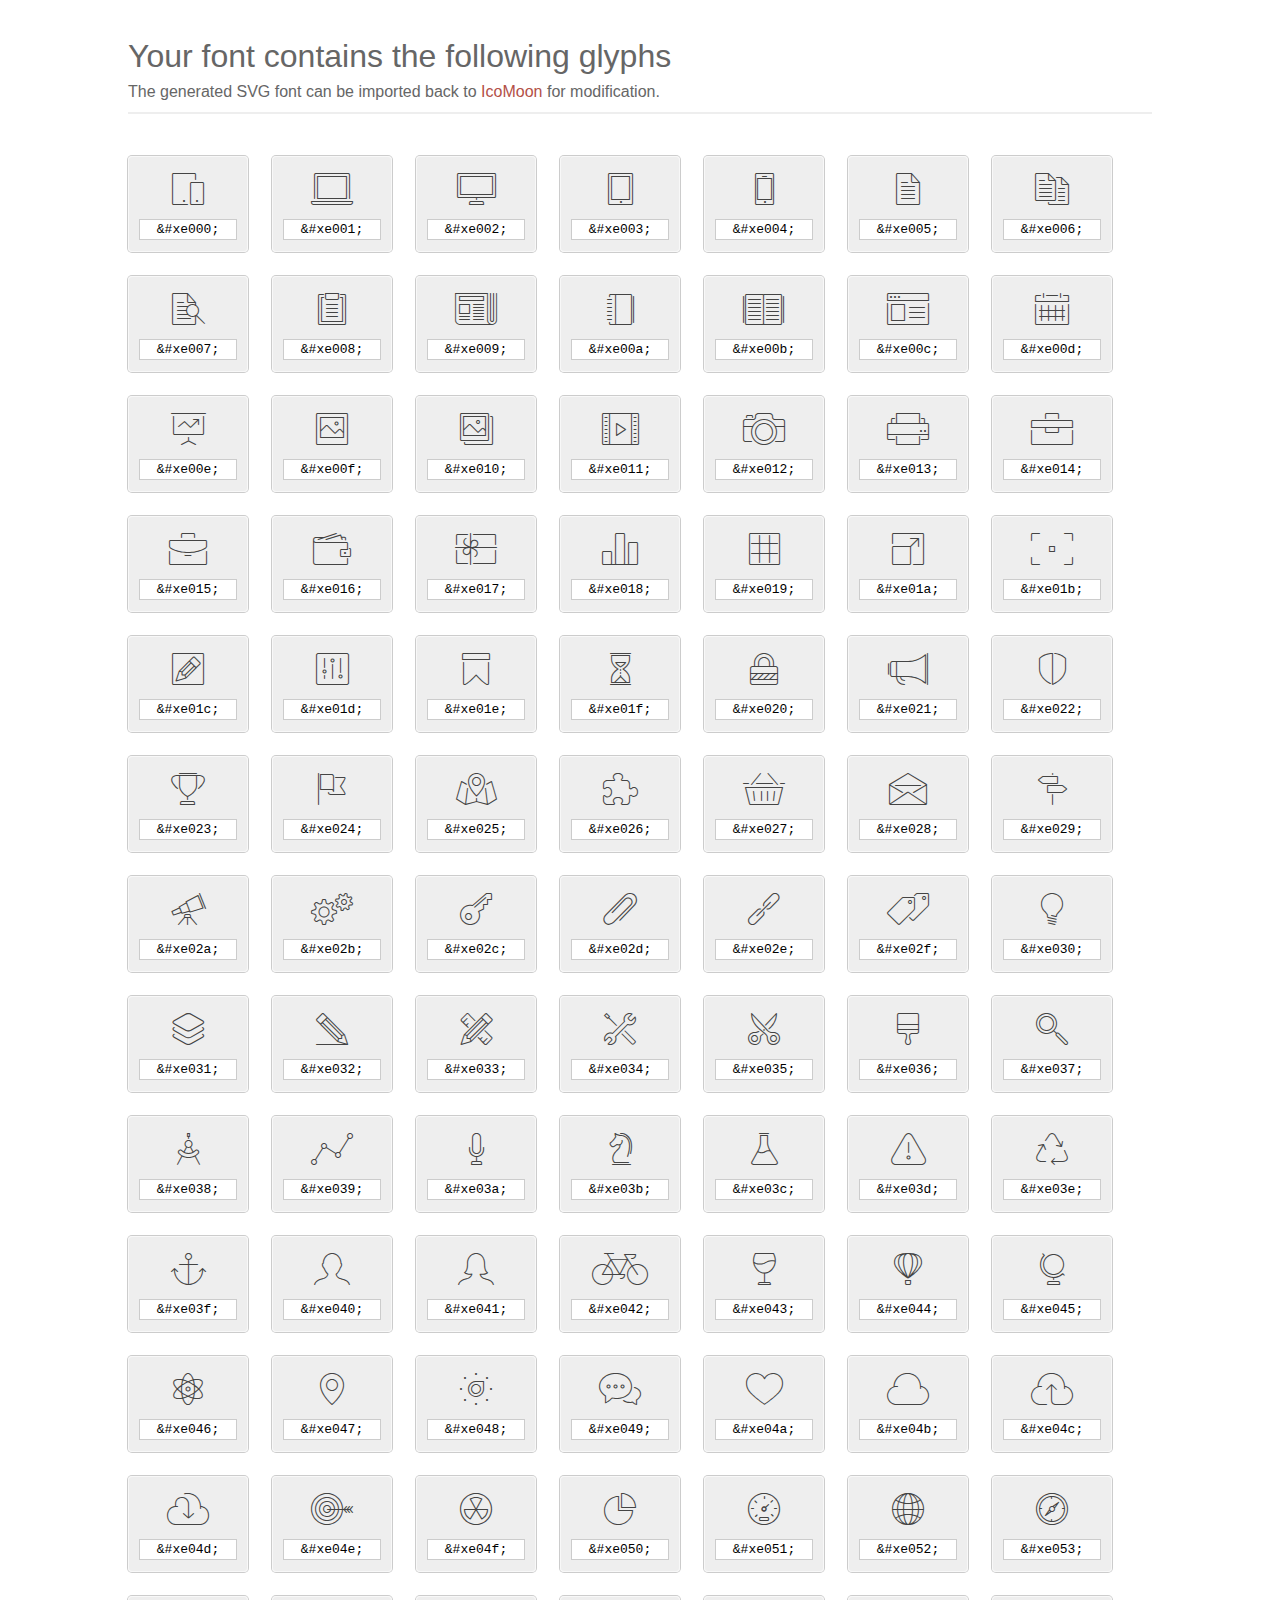
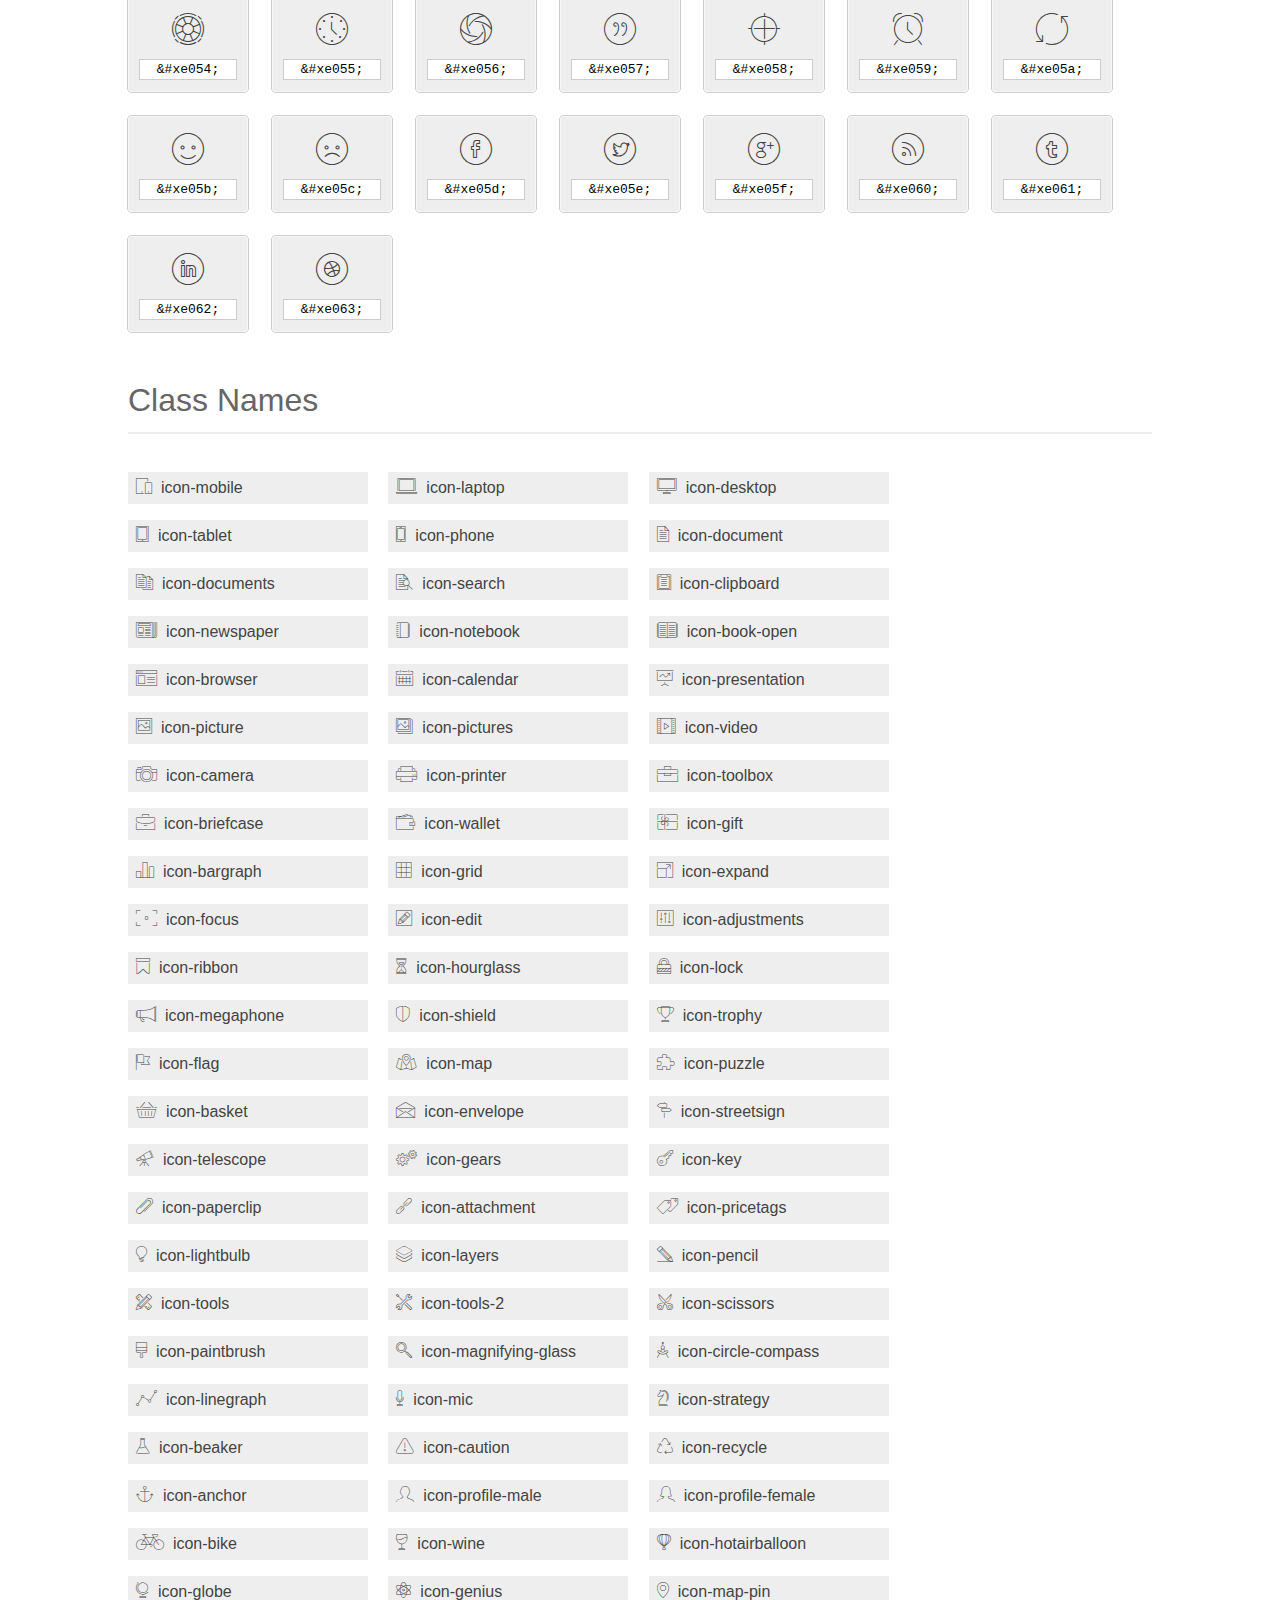
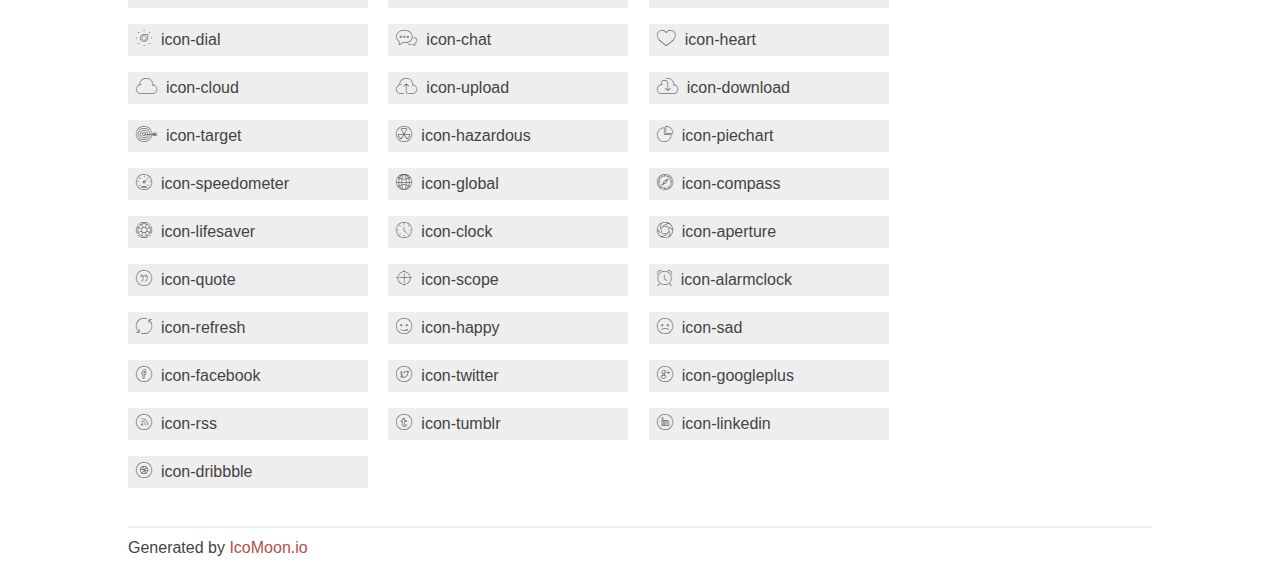
<file: fonts/et-line-font/index.html>
<!doctype html>
<html>
<head>
<title>Your Font/Glyphs</title>
<link rel="stylesheet" href="style.css" />
<!--[if lte IE 7]><script src="lte-ie7.js"></script><![endif]-->
<style>
	section, header, footer {display: block;}
	body {
		font-family: sans-serif;
		color: #444;
		line-height: 1.5;
		font-size: 1em;
	}
	* {
		-moz-box-sizing: border-box;
		-webkit-box-sizing: border-box;
		box-sizing: border-box;
		margin: 0;
		padding: 0;
	}
	.glyph {
		font-size: 16px;
		float: left;
		text-align: center;
		background: #eee;
		padding: .75em;
		margin: .75em 1.5em .75em 0;
		width: 7.5em;
		border-radius: .25em;
		box-shadow: inset 0 0 0 1px #f8f8f8, 0 0 0 1px #CCC;
	}
	.glyph input {
		font-family: consolas, monospace;
		font-size: 13px;
		width: 100%;
		text-align: center;
		border: 0;
		box-shadow: 0 0 0 1px #ccc;
		padding: .125em;
	}
	.w-main {
		width: 80%;
	}
	.centered {
		margin-left: auto;
		margin-right: auto;
	}
	.fs1 {
		font-size: 2em;
	}
	header {
		margin: 2em 0;
		padding-bottom: .5em;
		color: #666;
		box-shadow: 0 2px #eee;
	}
	header h1 {
		font-size: 2em;
		font-weight: normal;
	}
	.clearfix:before, .clearfix:after { content: ""; display: table; }
	.clearfix:after, .clear { clear: both; }
	footer {
		margin-top: 2em;
		padding: .5em 0;
		box-shadow: 0 -2px #eee;
	}
	a, a:visited {
		color: #B35047;
		text-decoration: none;
	}
	a:hover, a:focus {color: #000;}
	.box1 {
		font-size: 16px;
		display: inline-block;
		width: 15em;
		padding: .25em .5em;
		background: #eee;
		margin: .5em 1em .5em 0;
	}
</style>
</head>
<body>
	<div class="w-main centered">
	<section class="mtm clearfix" id="glyphs">
	<header>
		<h1>Your font contains the following glyphs</h1>
		<p>The generated SVG font can be imported back to <a href="http://icomoon.io/app">IcoMoon</a> for modification.</p>
	</header>
	<div class="glyph">
		<div class="fs1" aria-hidden="true" data-icon="&#xe000;"></div>
		<input type="text" readonly="readonly" value="&amp;#xe000;" />
	</div>
	<div class="glyph">
		<div class="fs1" aria-hidden="true" data-icon="&#xe001;"></div>
		<input type="text" readonly="readonly" value="&amp;#xe001;" />
	</div>
	<div class="glyph">
		<div class="fs1" aria-hidden="true" data-icon="&#xe002;"></div>
		<input type="text" readonly="readonly" value="&amp;#xe002;" />
	</div>
	<div class="glyph">
		<div class="fs1" aria-hidden="true" data-icon="&#xe003;"></div>
		<input type="text" readonly="readonly" value="&amp;#xe003;" />
	</div>
	<div class="glyph">
		<div class="fs1" aria-hidden="true" data-icon="&#xe004;"></div>
		<input type="text" readonly="readonly" value="&amp;#xe004;" />
	</div>
	<div class="glyph">
		<div class="fs1" aria-hidden="true" data-icon="&#xe005;"></div>
		<input type="text" readonly="readonly" value="&amp;#xe005;" />
	</div>
	<div class="glyph">
		<div class="fs1" aria-hidden="true" data-icon="&#xe006;"></div>
		<input type="text" readonly="readonly" value="&amp;#xe006;" />
	</div>
	<div class="glyph">
		<div class="fs1" aria-hidden="true" data-icon="&#xe007;"></div>
		<input type="text" readonly="readonly" value="&amp;#xe007;" />
	</div>
	<div class="glyph">
		<div class="fs1" aria-hidden="true" data-icon="&#xe008;"></div>
		<input type="text" readonly="readonly" value="&amp;#xe008;" />
	</div>
	<div class="glyph">
		<div class="fs1" aria-hidden="true" data-icon="&#xe009;"></div>
		<input type="text" readonly="readonly" value="&amp;#xe009;" />
	</div>
	<div class="glyph">
		<div class="fs1" aria-hidden="true" data-icon="&#xe00a;"></div>
		<input type="text" readonly="readonly" value="&amp;#xe00a;" />
	</div>
	<div class="glyph">
		<div class="fs1" aria-hidden="true" data-icon="&#xe00b;"></div>
		<input type="text" readonly="readonly" value="&amp;#xe00b;" />
	</div>
	<div class="glyph">
		<div class="fs1" aria-hidden="true" data-icon="&#xe00c;"></div>
		<input type="text" readonly="readonly" value="&amp;#xe00c;" />
	</div>
	<div class="glyph">
		<div class="fs1" aria-hidden="true" data-icon="&#xe00d;"></div>
		<input type="text" readonly="readonly" value="&amp;#xe00d;" />
	</div>
	<div class="glyph">
		<div class="fs1" aria-hidden="true" data-icon="&#xe00e;"></div>
		<input type="text" readonly="readonly" value="&amp;#xe00e;" />
	</div>
	<div class="glyph">
		<div class="fs1" aria-hidden="true" data-icon="&#xe00f;"></div>
		<input type="text" readonly="readonly" value="&amp;#xe00f;" />
	</div>
	<div class="glyph">
		<div class="fs1" aria-hidden="true" data-icon="&#xe010;"></div>
		<input type="text" readonly="readonly" value="&amp;#xe010;" />
	</div>
	<div class="glyph">
		<div class="fs1" aria-hidden="true" data-icon="&#xe011;"></div>
		<input type="text" readonly="readonly" value="&amp;#xe011;" />
	</div>
	<div class="glyph">
		<div class="fs1" aria-hidden="true" data-icon="&#xe012;"></div>
		<input type="text" readonly="readonly" value="&amp;#xe012;" />
	</div>
	<div class="glyph">
		<div class="fs1" aria-hidden="true" data-icon="&#xe013;"></div>
		<input type="text" readonly="readonly" value="&amp;#xe013;" />
	</div>
	<div class="glyph">
		<div class="fs1" aria-hidden="true" data-icon="&#xe014;"></div>
		<input type="text" readonly="readonly" value="&amp;#xe014;" />
	</div>
	<div class="glyph">
		<div class="fs1" aria-hidden="true" data-icon="&#xe015;"></div>
		<input type="text" readonly="readonly" value="&amp;#xe015;" />
	</div>
	<div class="glyph">
		<div class="fs1" aria-hidden="true" data-icon="&#xe016;"></div>
		<input type="text" readonly="readonly" value="&amp;#xe016;" />
	</div>
	<div class="glyph">
		<div class="fs1" aria-hidden="true" data-icon="&#xe017;"></div>
		<input type="text" readonly="readonly" value="&amp;#xe017;" />
	</div>
	<div class="glyph">
		<div class="fs1" aria-hidden="true" data-icon="&#xe018;"></div>
		<input type="text" readonly="readonly" value="&amp;#xe018;" />
	</div>
	<div class="glyph">
		<div class="fs1" aria-hidden="true" data-icon="&#xe019;"></div>
		<input type="text" readonly="readonly" value="&amp;#xe019;" />
	</div>
	<div class="glyph">
		<div class="fs1" aria-hidden="true" data-icon="&#xe01a;"></div>
		<input type="text" readonly="readonly" value="&amp;#xe01a;" />
	</div>
	<div class="glyph">
		<div class="fs1" aria-hidden="true" data-icon="&#xe01b;"></div>
		<input type="text" readonly="readonly" value="&amp;#xe01b;" />
	</div>
	<div class="glyph">
		<div class="fs1" aria-hidden="true" data-icon="&#xe01c;"></div>
		<input type="text" readonly="readonly" value="&amp;#xe01c;" />
	</div>
	<div class="glyph">
		<div class="fs1" aria-hidden="true" data-icon="&#xe01d;"></div>
		<input type="text" readonly="readonly" value="&amp;#xe01d;" />
	</div>
	<div class="glyph">
		<div class="fs1" aria-hidden="true" data-icon="&#xe01e;"></div>
		<input type="text" readonly="readonly" value="&amp;#xe01e;" />
	</div>
	<div class="glyph">
		<div class="fs1" aria-hidden="true" data-icon="&#xe01f;"></div>
		<input type="text" readonly="readonly" value="&amp;#xe01f;" />
	</div>
	<div class="glyph">
		<div class="fs1" aria-hidden="true" data-icon="&#xe020;"></div>
		<input type="text" readonly="readonly" value="&amp;#xe020;" />
	</div>
	<div class="glyph">
		<div class="fs1" aria-hidden="true" data-icon="&#xe021;"></div>
		<input type="text" readonly="readonly" value="&amp;#xe021;" />
	</div>
	<div class="glyph">
		<div class="fs1" aria-hidden="true" data-icon="&#xe022;"></div>
		<input type="text" readonly="readonly" value="&amp;#xe022;" />
	</div>
	<div class="glyph">
		<div class="fs1" aria-hidden="true" data-icon="&#xe023;"></div>
		<input type="text" readonly="readonly" value="&amp;#xe023;" />
	</div>
	<div class="glyph">
		<div class="fs1" aria-hidden="true" data-icon="&#xe024;"></div>
		<input type="text" readonly="readonly" value="&amp;#xe024;" />
	</div>
	<div class="glyph">
		<div class="fs1" aria-hidden="true" data-icon="&#xe025;"></div>
		<input type="text" readonly="readonly" value="&amp;#xe025;" />
	</div>
	<div class="glyph">
		<div class="fs1" aria-hidden="true" data-icon="&#xe026;"></div>
		<input type="text" readonly="readonly" value="&amp;#xe026;" />
	</div>
	<div class="glyph">
		<div class="fs1" aria-hidden="true" data-icon="&#xe027;"></div>
		<input type="text" readonly="readonly" value="&amp;#xe027;" />
	</div>
	<div class="glyph">
		<div class="fs1" aria-hidden="true" data-icon="&#xe028;"></div>
		<input type="text" readonly="readonly" value="&amp;#xe028;" />
	</div>
	<div class="glyph">
		<div class="fs1" aria-hidden="true" data-icon="&#xe029;"></div>
		<input type="text" readonly="readonly" value="&amp;#xe029;" />
	</div>
	<div class="glyph">
		<div class="fs1" aria-hidden="true" data-icon="&#xe02a;"></div>
		<input type="text" readonly="readonly" value="&amp;#xe02a;" />
	</div>
	<div class="glyph">
		<div class="fs1" aria-hidden="true" data-icon="&#xe02b;"></div>
		<input type="text" readonly="readonly" value="&amp;#xe02b;" />
	</div>
	<div class="glyph">
		<div class="fs1" aria-hidden="true" data-icon="&#xe02c;"></div>
		<input type="text" readonly="readonly" value="&amp;#xe02c;" />
	</div>
	<div class="glyph">
		<div class="fs1" aria-hidden="true" data-icon="&#xe02d;"></div>
		<input type="text" readonly="readonly" value="&amp;#xe02d;" />
	</div>
	<div class="glyph">
		<div class="fs1" aria-hidden="true" data-icon="&#xe02e;"></div>
		<input type="text" readonly="readonly" value="&amp;#xe02e;" />
	</div>
	<div class="glyph">
		<div class="fs1" aria-hidden="true" data-icon="&#xe02f;"></div>
		<input type="text" readonly="readonly" value="&amp;#xe02f;" />
	</div>
	<div class="glyph">
		<div class="fs1" aria-hidden="true" data-icon="&#xe030;"></div>
		<input type="text" readonly="readonly" value="&amp;#xe030;" />
	</div>
	<div class="glyph">
		<div class="fs1" aria-hidden="true" data-icon="&#xe031;"></div>
		<input type="text" readonly="readonly" value="&amp;#xe031;" />
	</div>
	<div class="glyph">
		<div class="fs1" aria-hidden="true" data-icon="&#xe032;"></div>
		<input type="text" readonly="readonly" value="&amp;#xe032;" />
	</div>
	<div class="glyph">
		<div class="fs1" aria-hidden="true" data-icon="&#xe033;"></div>
		<input type="text" readonly="readonly" value="&amp;#xe033;" />
	</div>
	<div class="glyph">
		<div class="fs1" aria-hidden="true" data-icon="&#xe034;"></div>
		<input type="text" readonly="readonly" value="&amp;#xe034;" />
	</div>
	<div class="glyph">
		<div class="fs1" aria-hidden="true" data-icon="&#xe035;"></div>
		<input type="text" readonly="readonly" value="&amp;#xe035;" />
	</div>
	<div class="glyph">
		<div class="fs1" aria-hidden="true" data-icon="&#xe036;"></div>
		<input type="text" readonly="readonly" value="&amp;#xe036;" />
	</div>
	<div class="glyph">
		<div class="fs1" aria-hidden="true" data-icon="&#xe037;"></div>
		<input type="text" readonly="readonly" value="&amp;#xe037;" />
	</div>
	<div class="glyph">
		<div class="fs1" aria-hidden="true" data-icon="&#xe038;"></div>
		<input type="text" readonly="readonly" value="&amp;#xe038;" />
	</div>
	<div class="glyph">
		<div class="fs1" aria-hidden="true" data-icon="&#xe039;"></div>
		<input type="text" readonly="readonly" value="&amp;#xe039;" />
	</div>
	<div class="glyph">
		<div class="fs1" aria-hidden="true" data-icon="&#xe03a;"></div>
		<input type="text" readonly="readonly" value="&amp;#xe03a;" />
	</div>
	<div class="glyph">
		<div class="fs1" aria-hidden="true" data-icon="&#xe03b;"></div>
		<input type="text" readonly="readonly" value="&amp;#xe03b;" />
	</div>
	<div class="glyph">
		<div class="fs1" aria-hidden="true" data-icon="&#xe03c;"></div>
		<input type="text" readonly="readonly" value="&amp;#xe03c;" />
	</div>
	<div class="glyph">
		<div class="fs1" aria-hidden="true" data-icon="&#xe03d;"></div>
		<input type="text" readonly="readonly" value="&amp;#xe03d;" />
	</div>
	<div class="glyph">
		<div class="fs1" aria-hidden="true" data-icon="&#xe03e;"></div>
		<input type="text" readonly="readonly" value="&amp;#xe03e;" />
	</div>
	<div class="glyph">
		<div class="fs1" aria-hidden="true" data-icon="&#xe03f;"></div>
		<input type="text" readonly="readonly" value="&amp;#xe03f;" />
	</div>
	<div class="glyph">
		<div class="fs1" aria-hidden="true" data-icon="&#xe040;"></div>
		<input type="text" readonly="readonly" value="&amp;#xe040;" />
	</div>
	<div class="glyph">
		<div class="fs1" aria-hidden="true" data-icon="&#xe041;"></div>
		<input type="text" readonly="readonly" value="&amp;#xe041;" />
	</div>
	<div class="glyph">
		<div class="fs1" aria-hidden="true" data-icon="&#xe042;"></div>
		<input type="text" readonly="readonly" value="&amp;#xe042;" />
	</div>
	<div class="glyph">
		<div class="fs1" aria-hidden="true" data-icon="&#xe043;"></div>
		<input type="text" readonly="readonly" value="&amp;#xe043;" />
	</div>
	<div class="glyph">
		<div class="fs1" aria-hidden="true" data-icon="&#xe044;"></div>
		<input type="text" readonly="readonly" value="&amp;#xe044;" />
	</div>
	<div class="glyph">
		<div class="fs1" aria-hidden="true" data-icon="&#xe045;"></div>
		<input type="text" readonly="readonly" value="&amp;#xe045;" />
	</div>
	<div class="glyph">
		<div class="fs1" aria-hidden="true" data-icon="&#xe046;"></div>
		<input type="text" readonly="readonly" value="&amp;#xe046;" />
	</div>
	<div class="glyph">
		<div class="fs1" aria-hidden="true" data-icon="&#xe047;"></div>
		<input type="text" readonly="readonly" value="&amp;#xe047;" />
	</div>
	<div class="glyph">
		<div class="fs1" aria-hidden="true" data-icon="&#xe048;"></div>
		<input type="text" readonly="readonly" value="&amp;#xe048;" />
	</div>
	<div class="glyph">
		<div class="fs1" aria-hidden="true" data-icon="&#xe049;"></div>
		<input type="text" readonly="readonly" value="&amp;#xe049;" />
	</div>
	<div class="glyph">
		<div class="fs1" aria-hidden="true" data-icon="&#xe04a;"></div>
		<input type="text" readonly="readonly" value="&amp;#xe04a;" />
	</div>
	<div class="glyph">
		<div class="fs1" aria-hidden="true" data-icon="&#xe04b;"></div>
		<input type="text" readonly="readonly" value="&amp;#xe04b;" />
	</div>
	<div class="glyph">
		<div class="fs1" aria-hidden="true" data-icon="&#xe04c;"></div>
		<input type="text" readonly="readonly" value="&amp;#xe04c;" />
	</div>
	<div class="glyph">
		<div class="fs1" aria-hidden="true" data-icon="&#xe04d;"></div>
		<input type="text" readonly="readonly" value="&amp;#xe04d;" />
	</div>
	<div class="glyph">
		<div class="fs1" aria-hidden="true" data-icon="&#xe04e;"></div>
		<input type="text" readonly="readonly" value="&amp;#xe04e;" />
	</div>
	<div class="glyph">
		<div class="fs1" aria-hidden="true" data-icon="&#xe04f;"></div>
		<input type="text" readonly="readonly" value="&amp;#xe04f;" />
	</div>
	<div class="glyph">
		<div class="fs1" aria-hidden="true" data-icon="&#xe050;"></div>
		<input type="text" readonly="readonly" value="&amp;#xe050;" />
	</div>
	<div class="glyph">
		<div class="fs1" aria-hidden="true" data-icon="&#xe051;"></div>
		<input type="text" readonly="readonly" value="&amp;#xe051;" />
	</div>
	<div class="glyph">
		<div class="fs1" aria-hidden="true" data-icon="&#xe052;"></div>
		<input type="text" readonly="readonly" value="&amp;#xe052;" />
	</div>
	<div class="glyph">
		<div class="fs1" aria-hidden="true" data-icon="&#xe053;"></div>
		<input type="text" readonly="readonly" value="&amp;#xe053;" />
	</div>
	<div class="glyph">
		<div class="fs1" aria-hidden="true" data-icon="&#xe054;"></div>
		<input type="text" readonly="readonly" value="&amp;#xe054;" />
	</div>
	<div class="glyph">
		<div class="fs1" aria-hidden="true" data-icon="&#xe055;"></div>
		<input type="text" readonly="readonly" value="&amp;#xe055;" />
	</div>
	<div class="glyph">
		<div class="fs1" aria-hidden="true" data-icon="&#xe056;"></div>
		<input type="text" readonly="readonly" value="&amp;#xe056;" />
	</div>
	<div class="glyph">
		<div class="fs1" aria-hidden="true" data-icon="&#xe057;"></div>
		<input type="text" readonly="readonly" value="&amp;#xe057;" />
	</div>
	<div class="glyph">
		<div class="fs1" aria-hidden="true" data-icon="&#xe058;"></div>
		<input type="text" readonly="readonly" value="&amp;#xe058;" />
	</div>
	<div class="glyph">
		<div class="fs1" aria-hidden="true" data-icon="&#xe059;"></div>
		<input type="text" readonly="readonly" value="&amp;#xe059;" />
	</div>
	<div class="glyph">
		<div class="fs1" aria-hidden="true" data-icon="&#xe05a;"></div>
		<input type="text" readonly="readonly" value="&amp;#xe05a;" />
	</div>
	<div class="glyph">
		<div class="fs1" aria-hidden="true" data-icon="&#xe05b;"></div>
		<input type="text" readonly="readonly" value="&amp;#xe05b;" />
	</div>
	<div class="glyph">
		<div class="fs1" aria-hidden="true" data-icon="&#xe05c;"></div>
		<input type="text" readonly="readonly" value="&amp;#xe05c;" />
	</div>
	<div class="glyph">
		<div class="fs1" aria-hidden="true" data-icon="&#xe05d;"></div>
		<input type="text" readonly="readonly" value="&amp;#xe05d;" />
	</div>
	<div class="glyph">
		<div class="fs1" aria-hidden="true" data-icon="&#xe05e;"></div>
		<input type="text" readonly="readonly" value="&amp;#xe05e;" />
	</div>
	<div class="glyph">
		<div class="fs1" aria-hidden="true" data-icon="&#xe05f;"></div>
		<input type="text" readonly="readonly" value="&amp;#xe05f;" />
	</div>
	<div class="glyph">
		<div class="fs1" aria-hidden="true" data-icon="&#xe060;"></div>
		<input type="text" readonly="readonly" value="&amp;#xe060;" />
	</div>
	<div class="glyph">
		<div class="fs1" aria-hidden="true" data-icon="&#xe061;"></div>
		<input type="text" readonly="readonly" value="&amp;#xe061;" />
	</div>
	<div class="glyph">
		<div class="fs1" aria-hidden="true" data-icon="&#xe062;"></div>
		<input type="text" readonly="readonly" value="&amp;#xe062;" />
	</div>
	<div class="glyph">
		<div class="fs1" aria-hidden="true" data-icon="&#xe063;"></div>
		<input type="text" readonly="readonly" value="&amp;#xe063;" />
	</div>
	</section>
	<div class="clear"></div>
	<section class="mtm clearfix" id="glyphs">
	<header>
		<h1>Class Names</h1>
	</header>
	<span class="box1">
		<span aria-hidden="true" class="icon-mobile"></span>
		&nbsp;icon-mobile
	</span>
	<span class="box1">
		<span aria-hidden="true" class="icon-laptop"></span>
		&nbsp;icon-laptop
	</span>
	<span class="box1">
		<span aria-hidden="true" class="icon-desktop"></span>
		&nbsp;icon-desktop
	</span>
	<span class="box1">
		<span aria-hidden="true" class="icon-tablet"></span>
		&nbsp;icon-tablet
	</span>
	<span class="box1">
		<span aria-hidden="true" class="icon-phone"></span>
		&nbsp;icon-phone
	</span>
	<span class="box1">
		<span aria-hidden="true" class="icon-document"></span>
		&nbsp;icon-document
	</span>
	<span class="box1">
		<span aria-hidden="true" class="icon-documents"></span>
		&nbsp;icon-documents
	</span>
	<span class="box1">
		<span aria-hidden="true" class="icon-search"></span>
		&nbsp;icon-search
	</span>
	<span class="box1">
		<span aria-hidden="true" class="icon-clipboard"></span>
		&nbsp;icon-clipboard
	</span>
	<span class="box1">
		<span aria-hidden="true" class="icon-newspaper"></span>
		&nbsp;icon-newspaper
	</span>
	<span class="box1">
		<span aria-hidden="true" class="icon-notebook"></span>
		&nbsp;icon-notebook
	</span>
	<span class="box1">
		<span aria-hidden="true" class="icon-book-open"></span>
		&nbsp;icon-book-open
	</span>
	<span class="box1">
		<span aria-hidden="true" class="icon-browser"></span>
		&nbsp;icon-browser
	</span>
	<span class="box1">
		<span aria-hidden="true" class="icon-calendar"></span>
		&nbsp;icon-calendar
	</span>
	<span class="box1">
		<span aria-hidden="true" class="icon-presentation"></span>
		&nbsp;icon-presentation
	</span>
	<span class="box1">
		<span aria-hidden="true" class="icon-picture"></span>
		&nbsp;icon-picture
	</span>
	<span class="box1">
		<span aria-hidden="true" class="icon-pictures"></span>
		&nbsp;icon-pictures
	</span>
	<span class="box1">
		<span aria-hidden="true" class="icon-video"></span>
		&nbsp;icon-video
	</span>
	<span class="box1">
		<span aria-hidden="true" class="icon-camera"></span>
		&nbsp;icon-camera
	</span>
	<span class="box1">
		<span aria-hidden="true" class="icon-printer"></span>
		&nbsp;icon-printer
	</span>
	<span class="box1">
		<span aria-hidden="true" class="icon-toolbox"></span>
		&nbsp;icon-toolbox
	</span>
	<span class="box1">
		<span aria-hidden="true" class="icon-briefcase"></span>
		&nbsp;icon-briefcase
	</span>
	<span class="box1">
		<span aria-hidden="true" class="icon-wallet"></span>
		&nbsp;icon-wallet
	</span>
	<span class="box1">
		<span aria-hidden="true" class="icon-gift"></span>
		&nbsp;icon-gift
	</span>
	<span class="box1">
		<span aria-hidden="true" class="icon-bargraph"></span>
		&nbsp;icon-bargraph
	</span>
	<span class="box1">
		<span aria-hidden="true" class="icon-grid"></span>
		&nbsp;icon-grid
	</span>
	<span class="box1">
		<span aria-hidden="true" class="icon-expand"></span>
		&nbsp;icon-expand
	</span>
	<span class="box1">
		<span aria-hidden="true" class="icon-focus"></span>
		&nbsp;icon-focus
	</span>
	<span class="box1">
		<span aria-hidden="true" class="icon-edit"></span>
		&nbsp;icon-edit
	</span>
	<span class="box1">
		<span aria-hidden="true" class="icon-adjustments"></span>
		&nbsp;icon-adjustments
	</span>
	<span class="box1">
		<span aria-hidden="true" class="icon-ribbon"></span>
		&nbsp;icon-ribbon
	</span>
	<span class="box1">
		<span aria-hidden="true" class="icon-hourglass"></span>
		&nbsp;icon-hourglass
	</span>
	<span class="box1">
		<span aria-hidden="true" class="icon-lock"></span>
		&nbsp;icon-lock
	</span>
	<span class="box1">
		<span aria-hidden="true" class="icon-megaphone"></span>
		&nbsp;icon-megaphone
	</span>
	<span class="box1">
		<span aria-hidden="true" class="icon-shield"></span>
		&nbsp;icon-shield
	</span>
	<span class="box1">
		<span aria-hidden="true" class="icon-trophy"></span>
		&nbsp;icon-trophy
	</span>
	<span class="box1">
		<span aria-hidden="true" class="icon-flag"></span>
		&nbsp;icon-flag
	</span>
	<span class="box1">
		<span aria-hidden="true" class="icon-map"></span>
		&nbsp;icon-map
	</span>
	<span class="box1">
		<span aria-hidden="true" class="icon-puzzle"></span>
		&nbsp;icon-puzzle
	</span>
	<span class="box1">
		<span aria-hidden="true" class="icon-basket"></span>
		&nbsp;icon-basket
	</span>
	<span class="box1">
		<span aria-hidden="true" class="icon-envelope"></span>
		&nbsp;icon-envelope
	</span>
	<span class="box1">
		<span aria-hidden="true" class="icon-streetsign"></span>
		&nbsp;icon-streetsign
	</span>
	<span class="box1">
		<span aria-hidden="true" class="icon-telescope"></span>
		&nbsp;icon-telescope
	</span>
	<span class="box1">
		<span aria-hidden="true" class="icon-gears"></span>
		&nbsp;icon-gears
	</span>
	<span class="box1">
		<span aria-hidden="true" class="icon-key"></span>
		&nbsp;icon-key
	</span>
	<span class="box1">
		<span aria-hidden="true" class="icon-paperclip"></span>
		&nbsp;icon-paperclip
	</span>
	<span class="box1">
		<span aria-hidden="true" class="icon-attachment"></span>
		&nbsp;icon-attachment
	</span>
	<span class="box1">
		<span aria-hidden="true" class="icon-pricetags"></span>
		&nbsp;icon-pricetags
	</span>
	<span class="box1">
		<span aria-hidden="true" class="icon-lightbulb"></span>
		&nbsp;icon-lightbulb
	</span>
	<span class="box1">
		<span aria-hidden="true" class="icon-layers"></span>
		&nbsp;icon-layers
	</span>
	<span class="box1">
		<span aria-hidden="true" class="icon-pencil"></span>
		&nbsp;icon-pencil
	</span>
	<span class="box1">
		<span aria-hidden="true" class="icon-tools"></span>
		&nbsp;icon-tools
	</span>
	<span class="box1">
		<span aria-hidden="true" class="icon-tools-2"></span>
		&nbsp;icon-tools-2
	</span>
	<span class="box1">
		<span aria-hidden="true" class="icon-scissors"></span>
		&nbsp;icon-scissors
	</span>
	<span class="box1">
		<span aria-hidden="true" class="icon-paintbrush"></span>
		&nbsp;icon-paintbrush
	</span>
	<span class="box1">
		<span aria-hidden="true" class="icon-magnifying-glass"></span>
		&nbsp;icon-magnifying-glass
	</span>
	<span class="box1">
		<span aria-hidden="true" class="icon-circle-compass"></span>
		&nbsp;icon-circle-compass
	</span>
	<span class="box1">
		<span aria-hidden="true" class="icon-linegraph"></span>
		&nbsp;icon-linegraph
	</span>
	<span class="box1">
		<span aria-hidden="true" class="icon-mic"></span>
		&nbsp;icon-mic
	</span>
	<span class="box1">
		<span aria-hidden="true" class="icon-strategy"></span>
		&nbsp;icon-strategy
	</span>
	<span class="box1">
		<span aria-hidden="true" class="icon-beaker"></span>
		&nbsp;icon-beaker
	</span>
	<span class="box1">
		<span aria-hidden="true" class="icon-caution"></span>
		&nbsp;icon-caution
	</span>
	<span class="box1">
		<span aria-hidden="true" class="icon-recycle"></span>
		&nbsp;icon-recycle
	</span>
	<span class="box1">
		<span aria-hidden="true" class="icon-anchor"></span>
		&nbsp;icon-anchor
	</span>
	<span class="box1">
		<span aria-hidden="true" class="icon-profile-male"></span>
		&nbsp;icon-profile-male
	</span>
	<span class="box1">
		<span aria-hidden="true" class="icon-profile-female"></span>
		&nbsp;icon-profile-female
	</span>
	<span class="box1">
		<span aria-hidden="true" class="icon-bike"></span>
		&nbsp;icon-bike
	</span>
	<span class="box1">
		<span aria-hidden="true" class="icon-wine"></span>
		&nbsp;icon-wine
	</span>
	<span class="box1">
		<span aria-hidden="true" class="icon-hotairballoon"></span>
		&nbsp;icon-hotairballoon
	</span>
	<span class="box1">
		<span aria-hidden="true" class="icon-globe"></span>
		&nbsp;icon-globe
	</span>
	<span class="box1">
		<span aria-hidden="true" class="icon-genius"></span>
		&nbsp;icon-genius
	</span>
	<span class="box1">
		<span aria-hidden="true" class="icon-map-pin"></span>
		&nbsp;icon-map-pin
	</span>
	<span class="box1">
		<span aria-hidden="true" class="icon-dial"></span>
		&nbsp;icon-dial
	</span>
	<span class="box1">
		<span aria-hidden="true" class="icon-chat"></span>
		&nbsp;icon-chat
	</span>
	<span class="box1">
		<span aria-hidden="true" class="icon-heart"></span>
		&nbsp;icon-heart
	</span>
	<span class="box1">
		<span aria-hidden="true" class="icon-cloud"></span>
		&nbsp;icon-cloud
	</span>
	<span class="box1">
		<span aria-hidden="true" class="icon-upload"></span>
		&nbsp;icon-upload
	</span>
	<span class="box1">
		<span aria-hidden="true" class="icon-download"></span>
		&nbsp;icon-download
	</span>
	<span class="box1">
		<span aria-hidden="true" class="icon-target"></span>
		&nbsp;icon-target
	</span>
	<span class="box1">
		<span aria-hidden="true" class="icon-hazardous"></span>
		&nbsp;icon-hazardous
	</span>
	<span class="box1">
		<span aria-hidden="true" class="icon-piechart"></span>
		&nbsp;icon-piechart
	</span>
	<span class="box1">
		<span aria-hidden="true" class="icon-speedometer"></span>
		&nbsp;icon-speedometer
	</span>
	<span class="box1">
		<span aria-hidden="true" class="icon-global"></span>
		&nbsp;icon-global
	</span>
	<span class="box1">
		<span aria-hidden="true" class="icon-compass"></span>
		&nbsp;icon-compass
	</span>
	<span class="box1">
		<span aria-hidden="true" class="icon-lifesaver"></span>
		&nbsp;icon-lifesaver
	</span>
	<span class="box1">
		<span aria-hidden="true" class="icon-clock"></span>
		&nbsp;icon-clock
	</span>
	<span class="box1">
		<span aria-hidden="true" class="icon-aperture"></span>
		&nbsp;icon-aperture
	</span>
	<span class="box1">
		<span aria-hidden="true" class="icon-quote"></span>
		&nbsp;icon-quote
	</span>
	<span class="box1">
		<span aria-hidden="true" class="icon-scope"></span>
		&nbsp;icon-scope
	</span>
	<span class="box1">
		<span aria-hidden="true" class="icon-alarmclock"></span>
		&nbsp;icon-alarmclock
	</span>
	<span class="box1">
		<span aria-hidden="true" class="icon-refresh"></span>
		&nbsp;icon-refresh
	</span>
	<span class="box1">
		<span aria-hidden="true" class="icon-happy"></span>
		&nbsp;icon-happy
	</span>
	<span class="box1">
		<span aria-hidden="true" class="icon-sad"></span>
		&nbsp;icon-sad
	</span>
	<span class="box1">
		<span aria-hidden="true" class="icon-facebook"></span>
		&nbsp;icon-facebook
	</span>
	<span class="box1">
		<span aria-hidden="true" class="icon-twitter"></span>
		&nbsp;icon-twitter
	</span>
	<span class="box1">
		<span aria-hidden="true" class="icon-googleplus"></span>
		&nbsp;icon-googleplus
	</span>
	<span class="box1">
		<span aria-hidden="true" class="icon-rss"></span>
		&nbsp;icon-rss
	</span>
	<span class="box1">
		<span aria-hidden="true" class="icon-tumblr"></span>
		&nbsp;icon-tumblr
	</span>
	<span class="box1">
		<span aria-hidden="true" class="icon-linkedin"></span>
		&nbsp;icon-linkedin
	</span>
	<span class="box1">
		<span aria-hidden="true" class="icon-dribbble"></span>
		&nbsp;icon-dribbble
	</span>
	</section>
	<footer>
		<p>Generated by <a href="http://icomoon.io">IcoMoon.io</a></p>
	</footer>
	</div>
	<script>
	document.getElementById("glyphs").addEventListener("click", function(e) {
		var target = e.target;
		if (target.tagName === "INPUT") {
			target.select();
		}
	});
	</script>
</body>
</html>
</file>
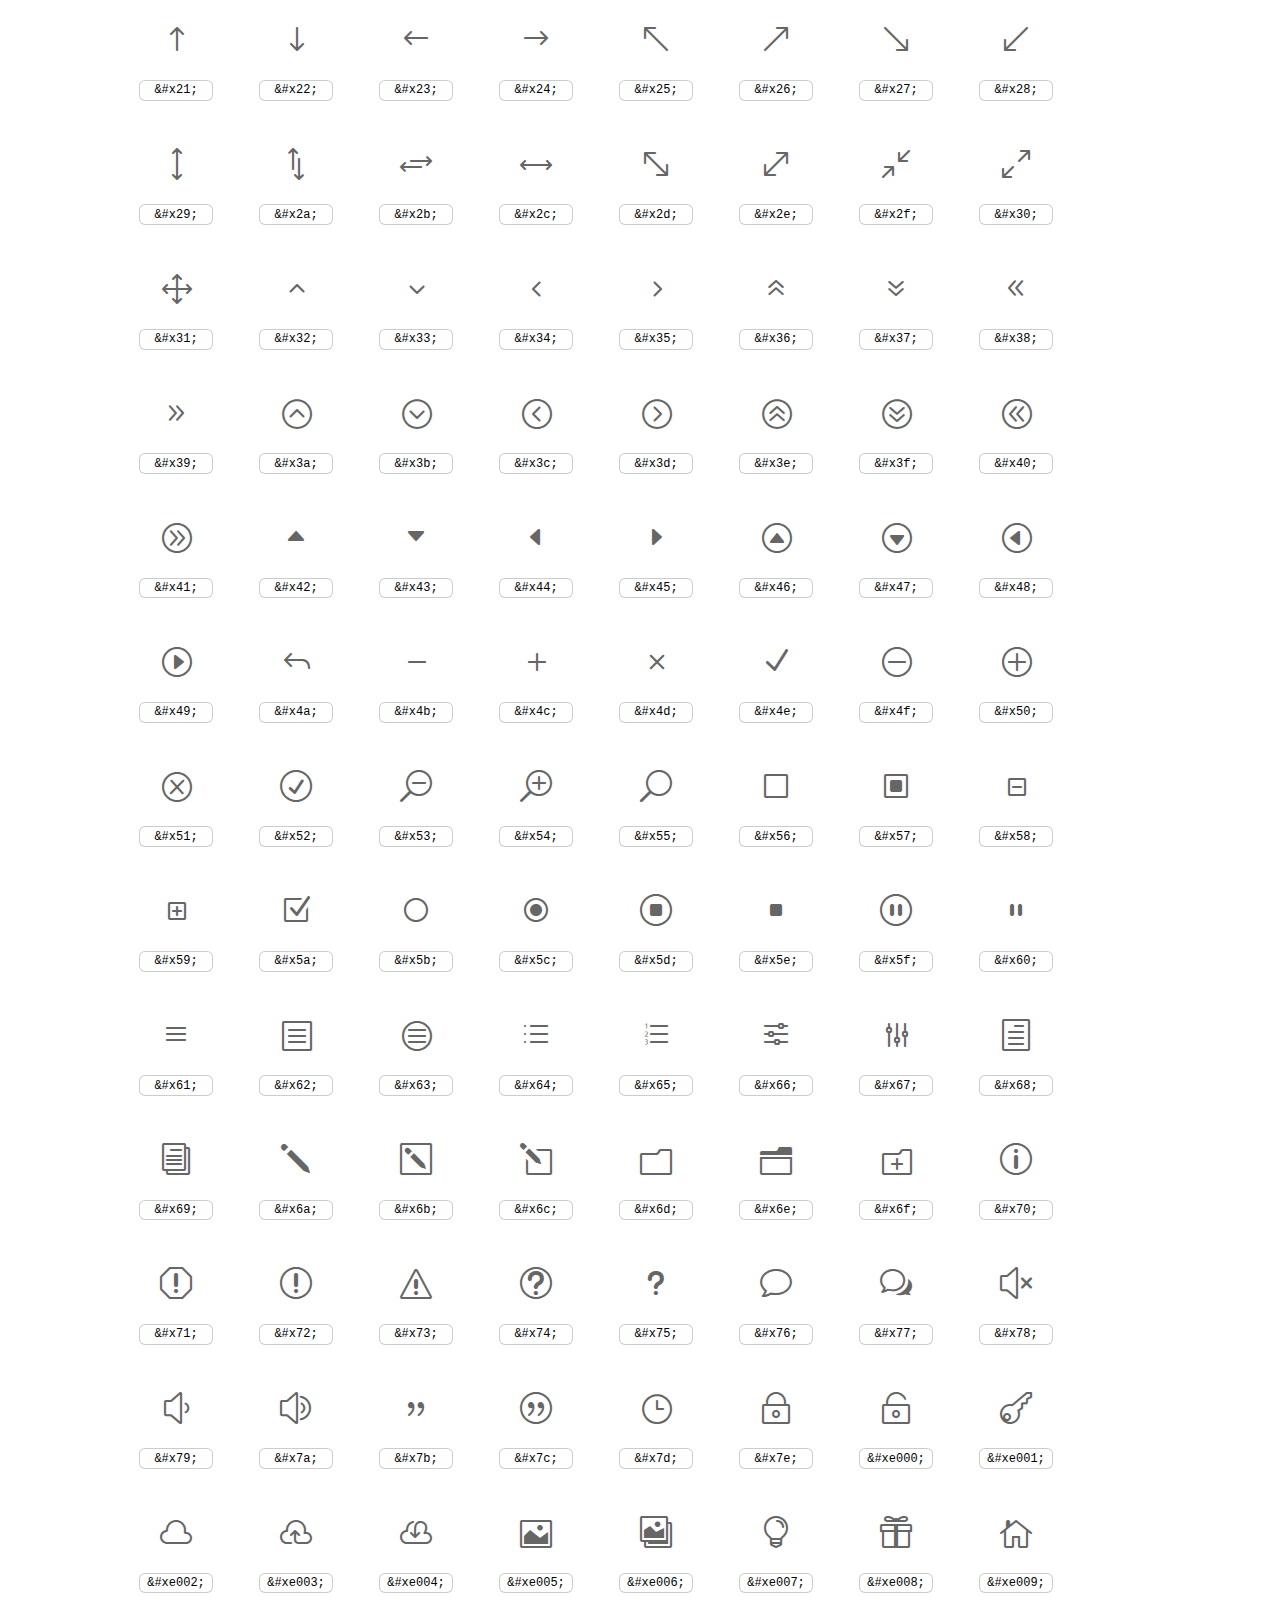
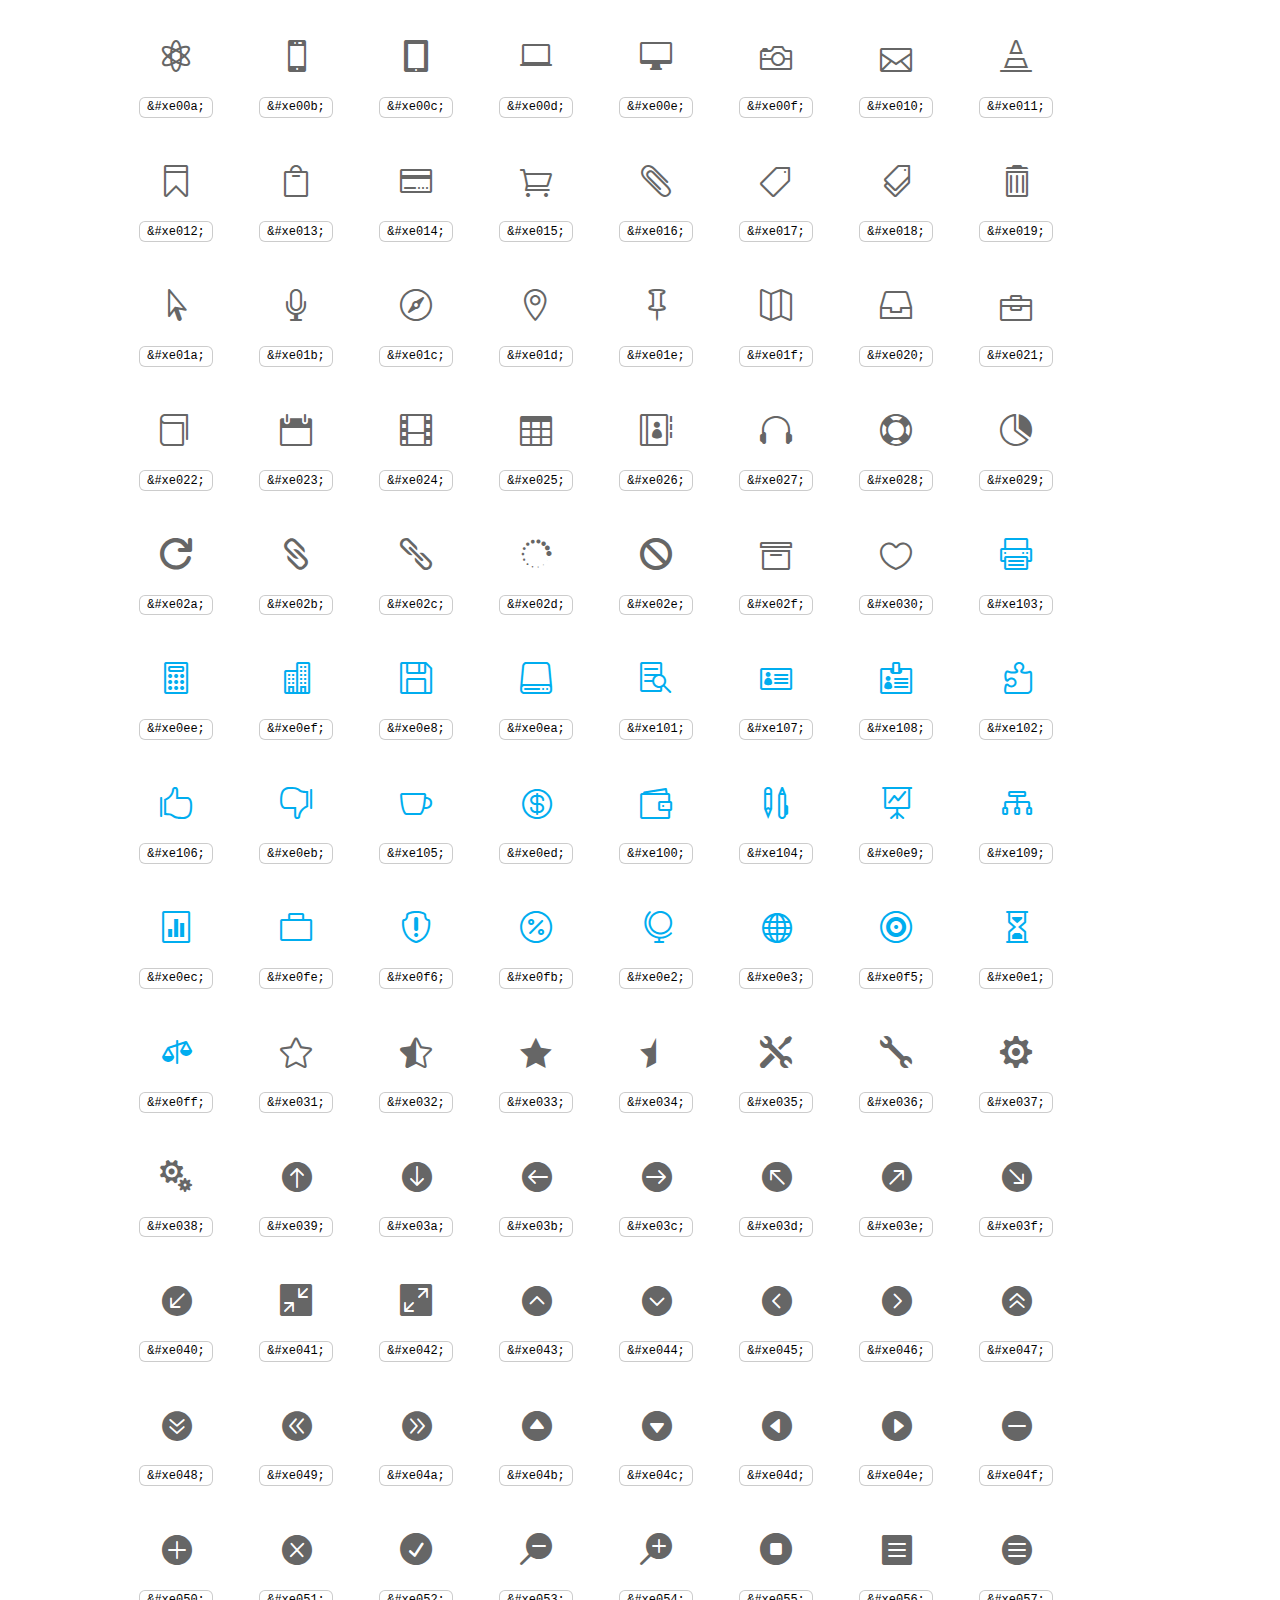
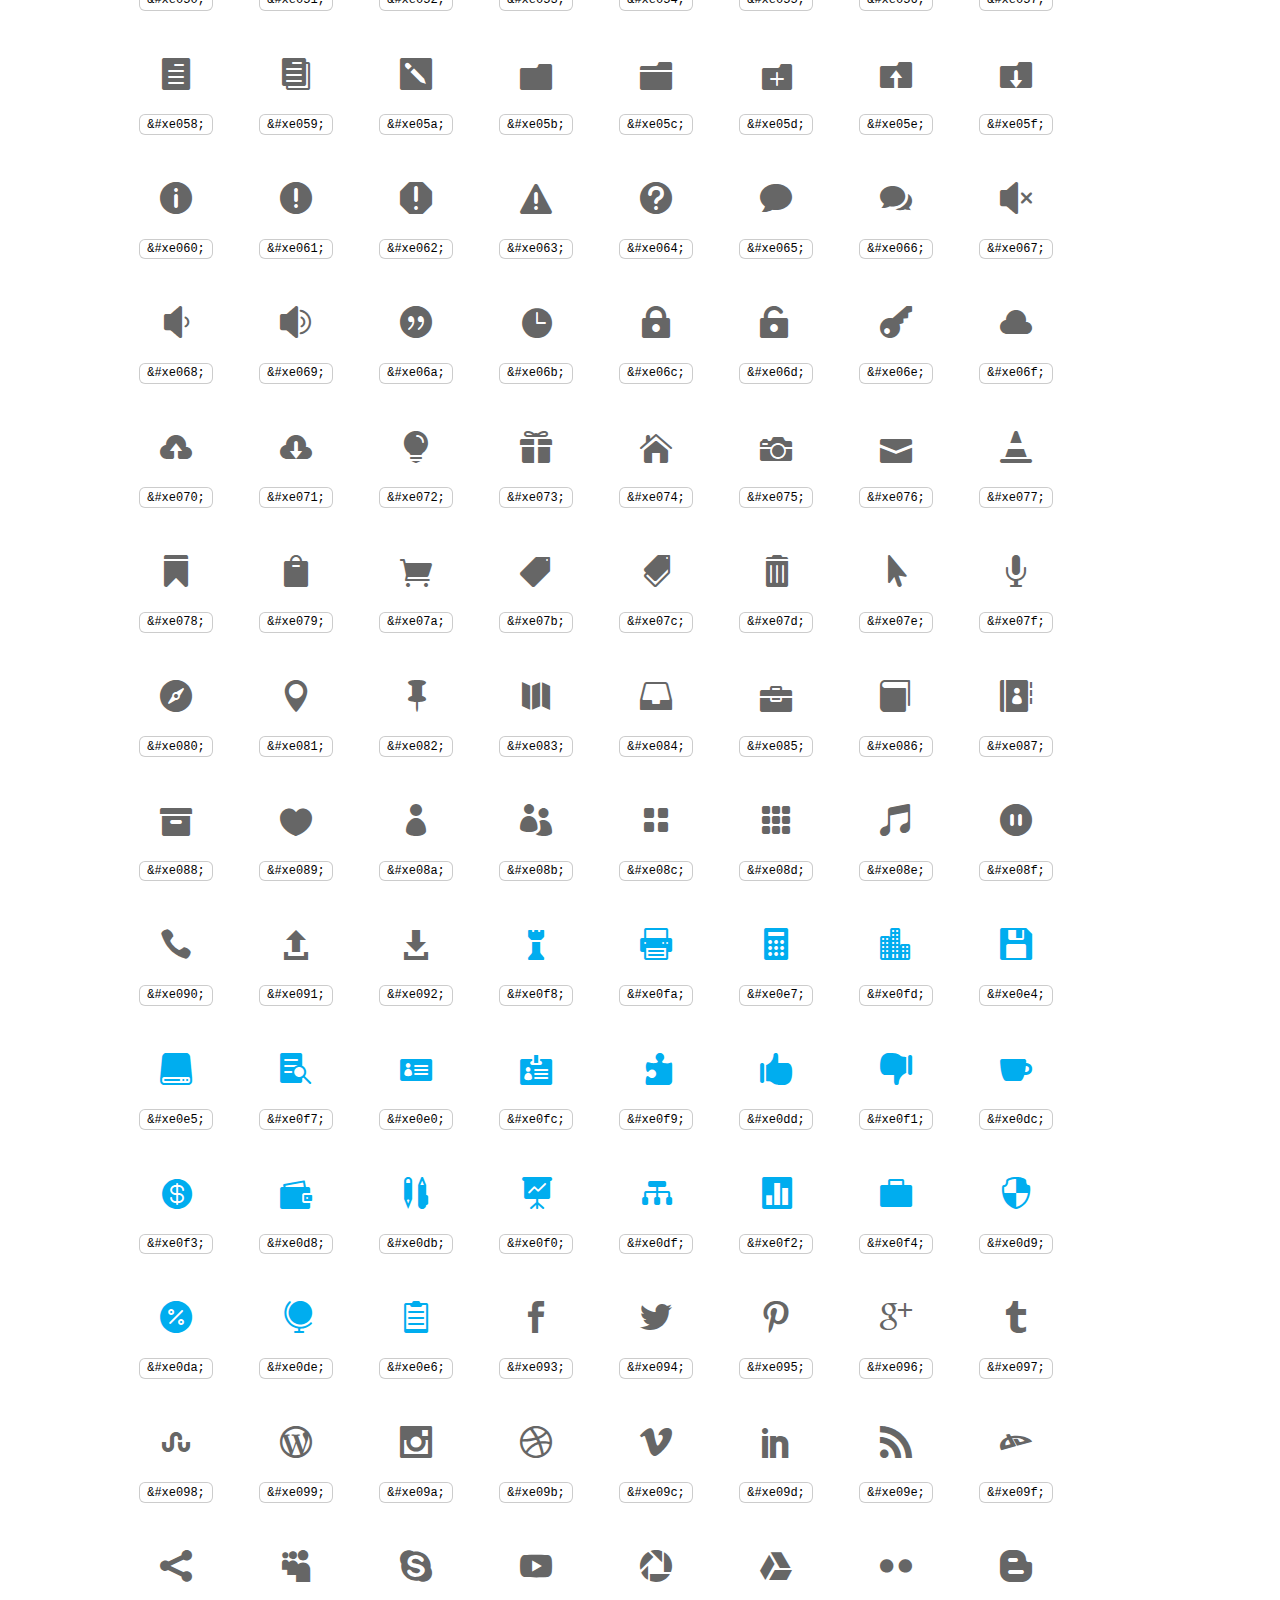
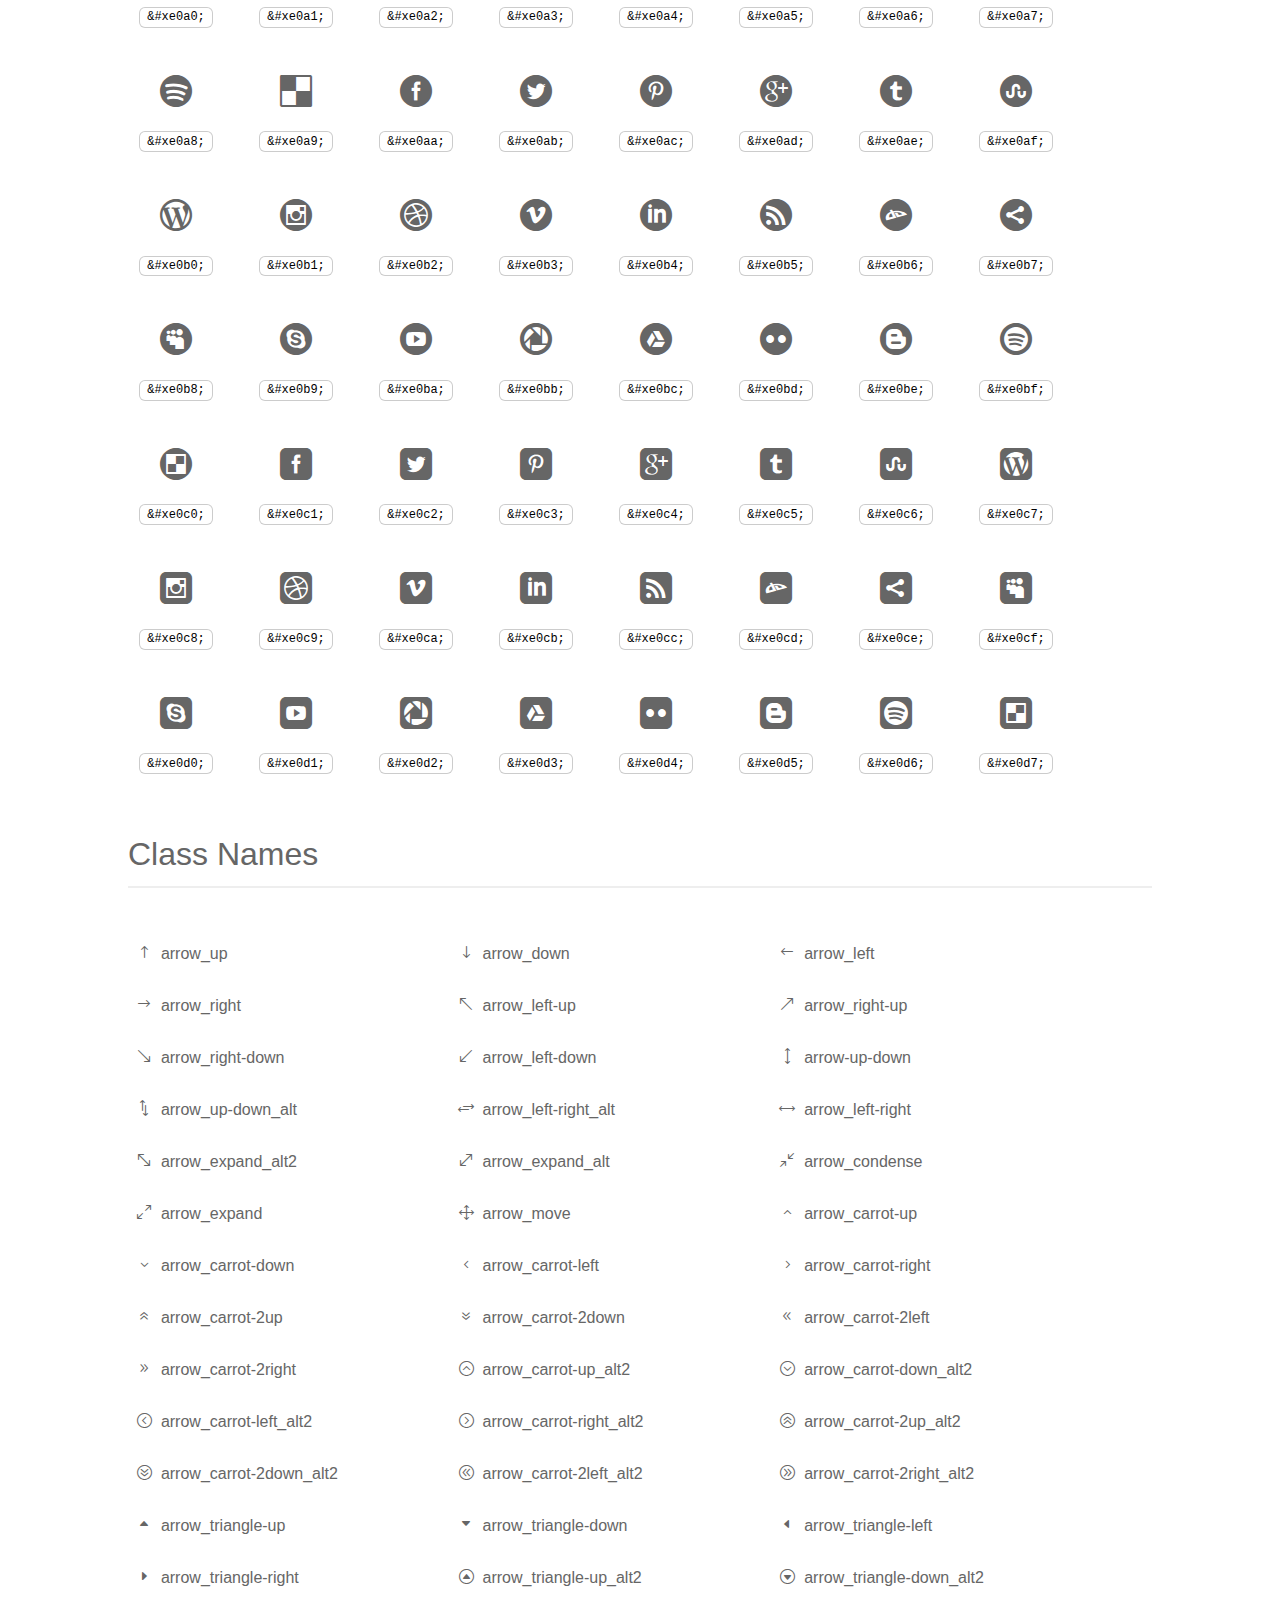
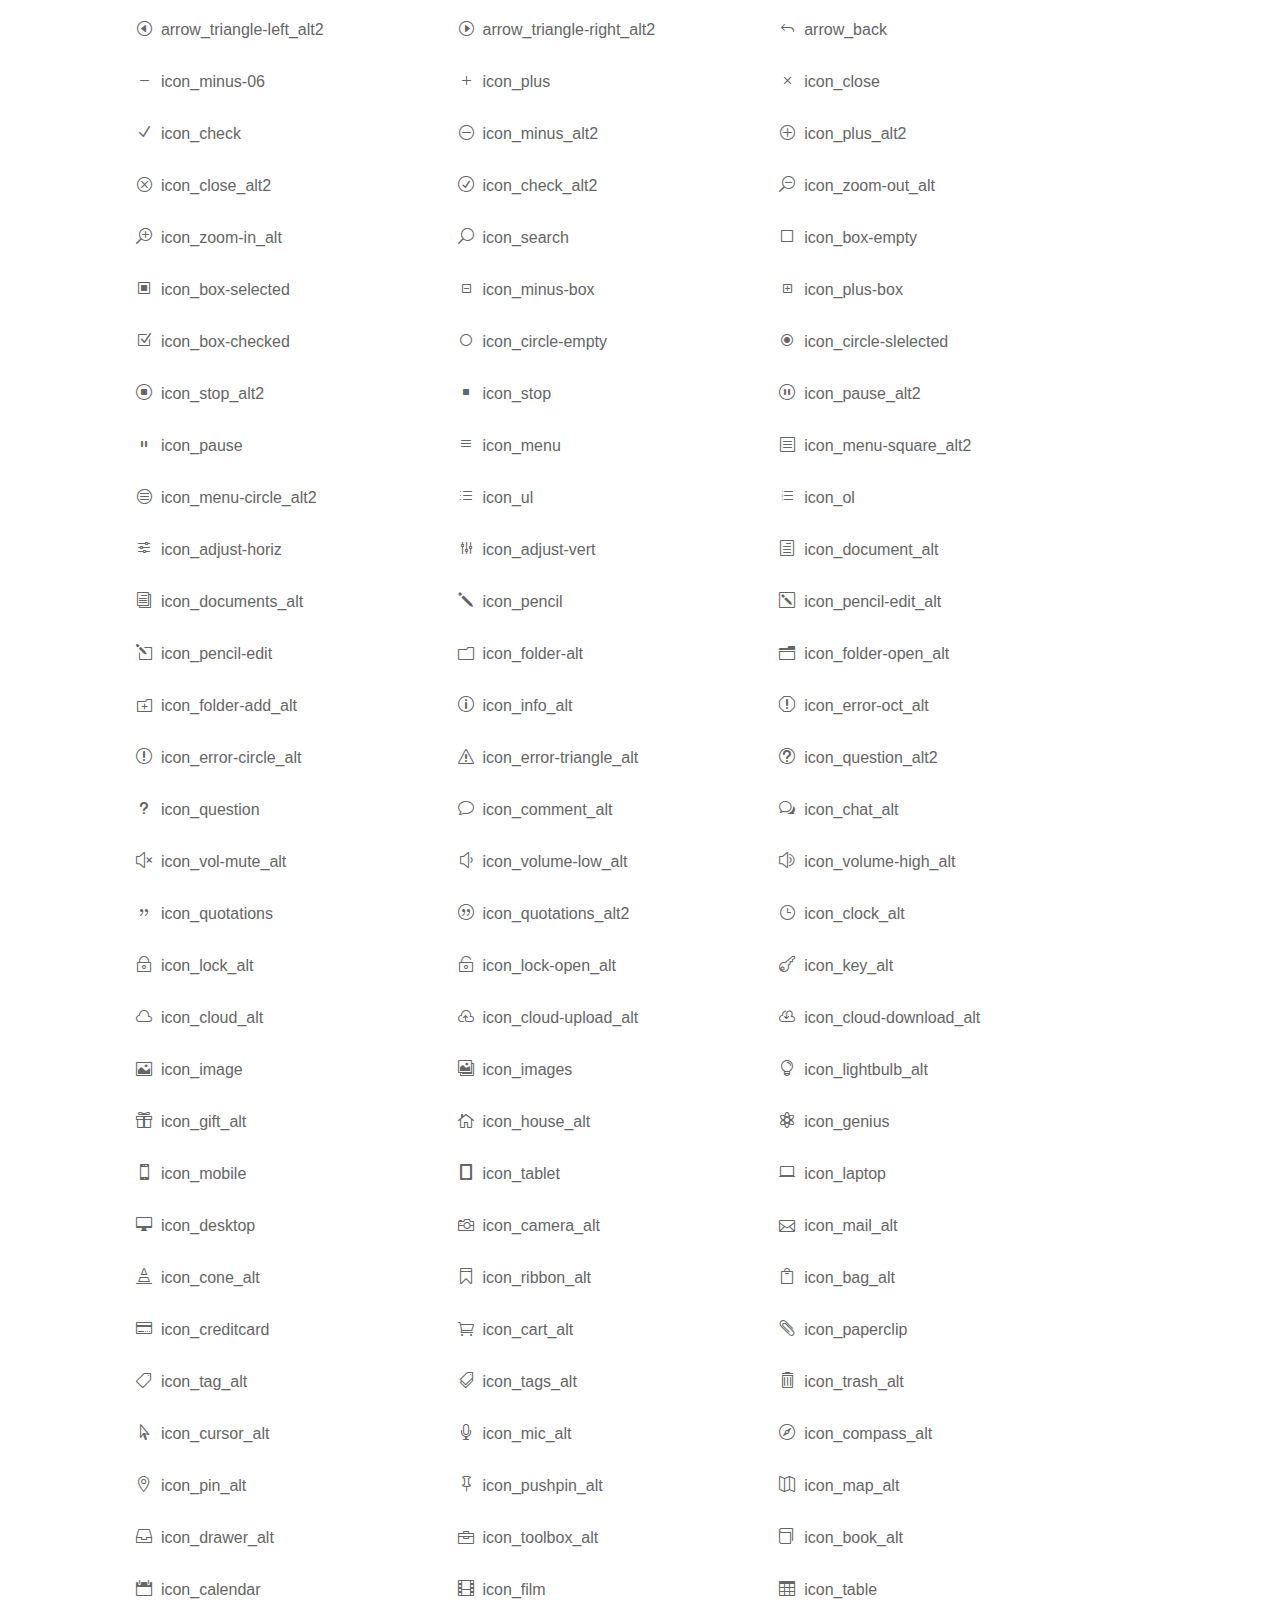
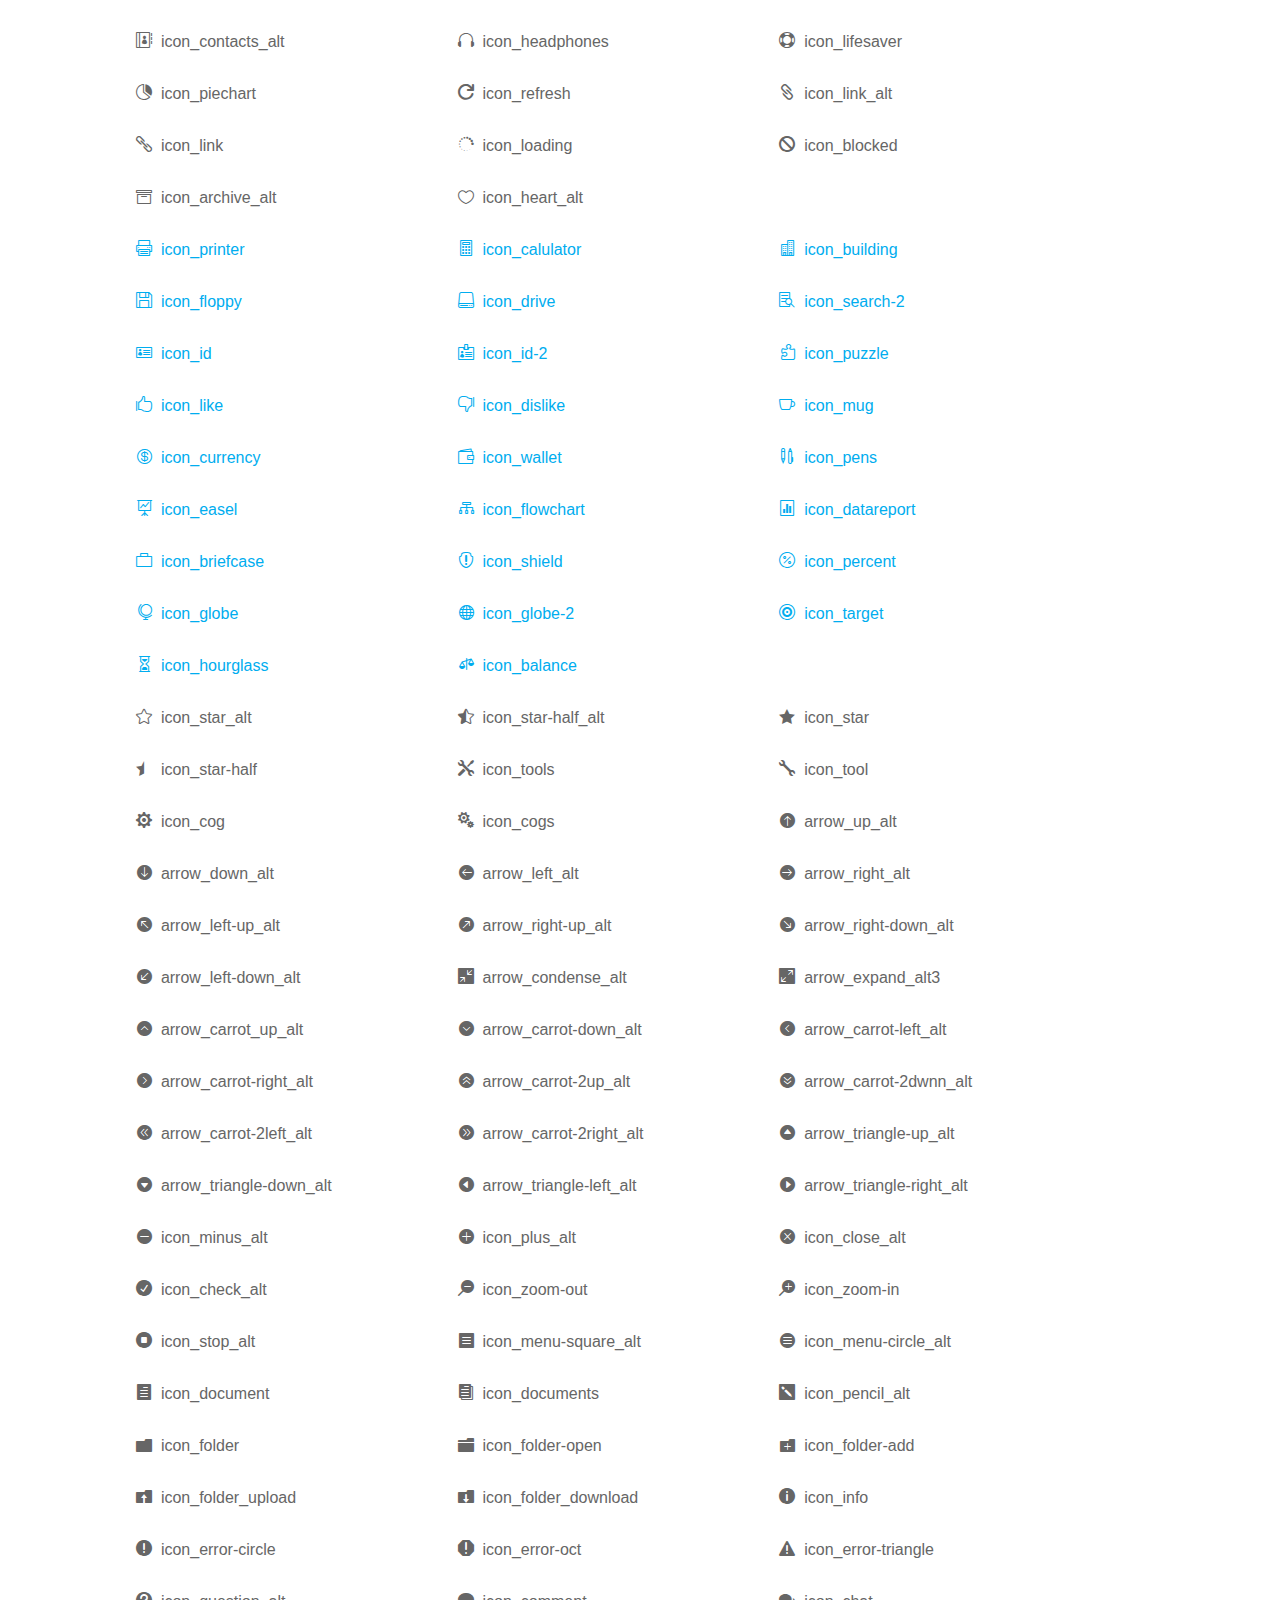
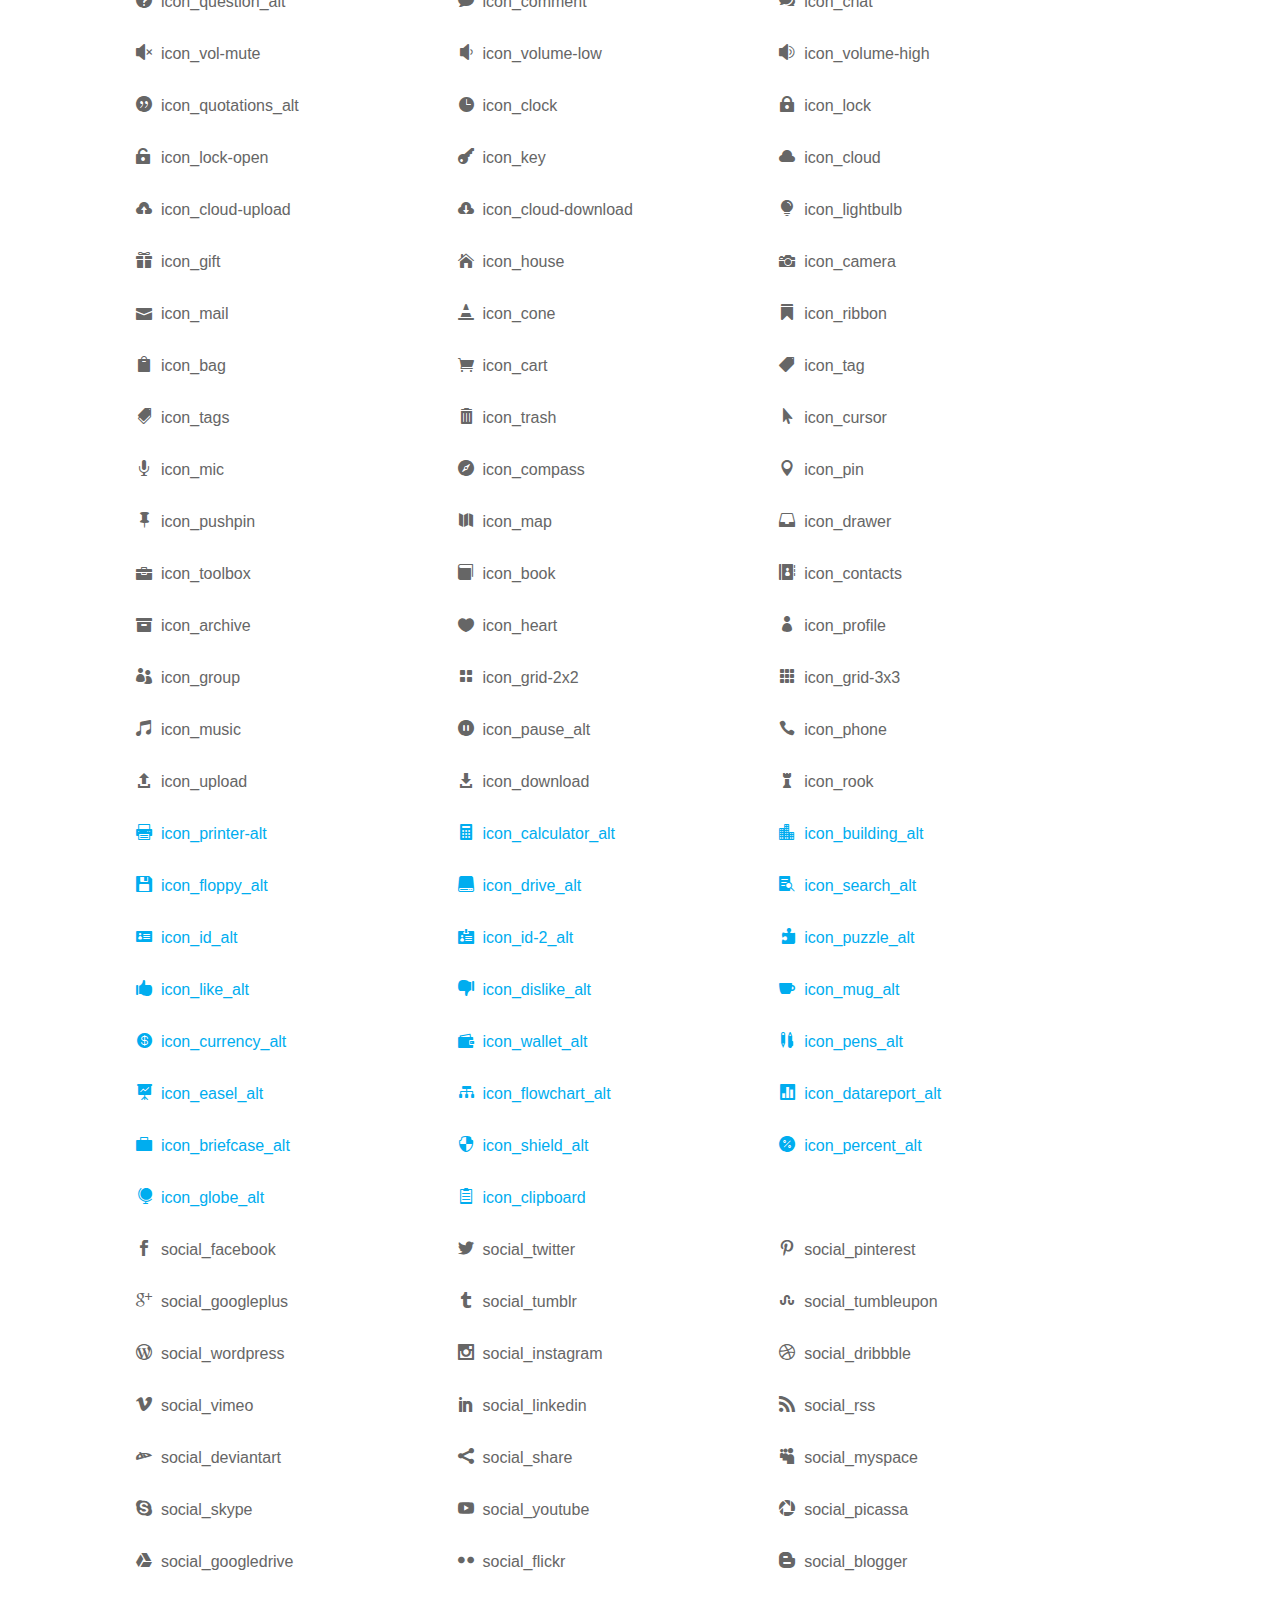
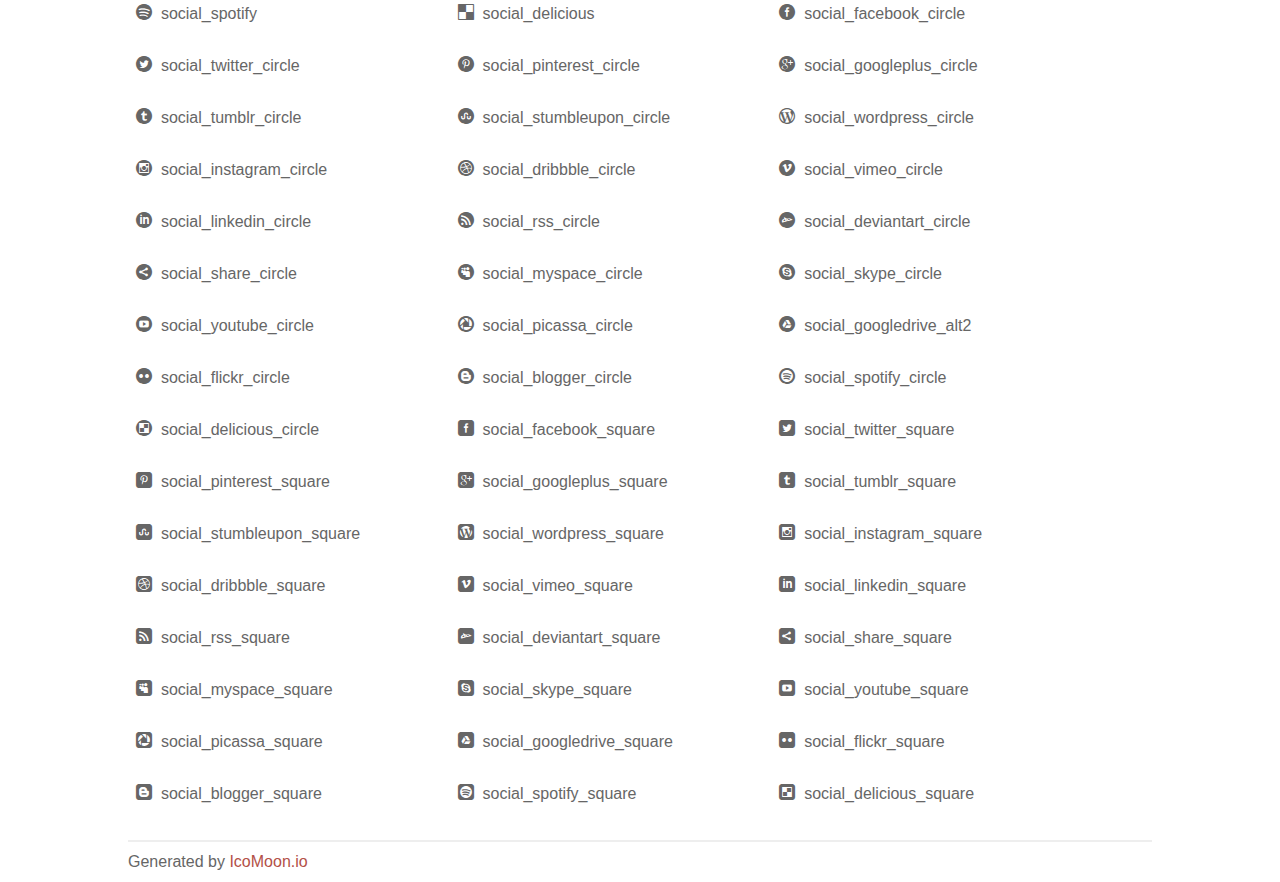
<file: fonts/elegant_font/HTML_CSS/index.html>
<!doctype html>
<html>
<head>
<title>Your Font/Glyphs</title>
<link rel="stylesheet" href="style.css" />
<!--[if lte IE 7]><script src="lte-ie7.js"></script><![endif]-->
<style>
	section, header, footer {display: block;}
	body {
		font-family: sans-serif;
		color: #666;
		line-height: 1.5;
		font-size: 1em;
	}
	* {
		-moz-box-sizing: border-box;
		-webkit-box-sizing: border-box;
		box-sizing: border-box;
		margin: 0;
		padding: 0;
	}
	.glyph {
		float: left;
		text-align: center;
		padding: .75em;
		margin: .4em 1.5em .75em 0;
		width: 6em;
		text-shadow: none;
	}
	
	.glyph input {
		font-family: consolas, monospace;
		font-size: 12px;
		width: 100%;
		text-align: center;
		border: 0;
		box-shadow: 0 0 0 1px #ccc;
		padding: .2em;
                -moz-border-radius: 5px;
                -webkit-border-radius: 5px;
	}
	
	

	.new {
		color:#00adef !important;
	}

	
	.w-main {
		width: 80%;
	}
	.centered {
		margin-left: auto;
		margin-right: auto;
	}
	.fs1 {
		font-size: 2em;
	}
	header {
		margin: 2em 0;
		padding-bottom: .5em;
		color: #666;
		box-shadow: 0 2px #eee;
	}
	header h1 {
		font-size: 2em;
		font-weight: normal;
	}
	.clearfix:before, .clearfix:after { content: ""; display: table; }
	.clearfix:after, .clear { clear: both; }
	footer {
		margin-top: 2em;
		padding: .5em 0;
		box-shadow: 0 -2px #eee;
	}
	a, a:visited {
		color: #B35047;
		text-decoration: none;
	}
	a:hover, a:focus {color: #000;}
	
	.box1 {
		font-size: 16px;
		display: inline-block;
		width: 30%;
		padding: .25em .5em;
		margin: 20px 10px 0 0;
	}
</style>
</head>
<body>
	<div class="w-main centered">
	<section class="mtm clearfix" id="glyphs">
	<div class="glyph">
		<div class="fs1" aria-hidden="true" data-icon="&#x21;"></div>
		<input type="text" readonly value="&amp;#x21;" />
	</div>
	<div class="glyph">
		<div class="fs1" aria-hidden="true" data-icon="&#x22;"></div>
		<input type="text" readonly value="&amp;#x22;" />
	</div>
	<div class="glyph">
		<div class="fs1" aria-hidden="true" data-icon="&#x23;"></div>
		<input type="text" readonly value="&amp;#x23;" />
	</div>
	<div class="glyph">
		<div class="fs1" aria-hidden="true" data-icon="&#x24;"></div>
		<input type="text" readonly value="&amp;#x24;" />
	</div>
	<div class="glyph">
		<div class="fs1" aria-hidden="true" data-icon="&#x25;"></div>
		<input type="text" readonly value="&amp;#x25;" />
	</div>
	<div class="glyph">
		<div class="fs1" aria-hidden="true" data-icon="&#x26;"></div>
		<input type="text" readonly value="&amp;#x26;" />
	</div>
	<div class="glyph">
		<div class="fs1" aria-hidden="true" data-icon="&#x27;"></div>
		<input type="text" readonly value="&amp;#x27;" />
	</div>
	<div class="glyph">
		<div class="fs1" aria-hidden="true" data-icon="&#x28;"></div>
		<input type="text" readonly value="&amp;#x28;" />
	</div>
	<div class="glyph">
		<div class="fs1" aria-hidden="true" data-icon="&#x29;"></div>
		<input type="text" readonly value="&amp;#x29;" />
	</div>
	<div class="glyph">
		<div class="fs1" aria-hidden="true" data-icon="&#x2a;"></div>
		<input type="text" readonly value="&amp;#x2a;" />
	</div>
	<div class="glyph">
		<div class="fs1" aria-hidden="true" data-icon="&#x2b;"></div>
		<input type="text" readonly value="&amp;#x2b;" />
	</div>
	<div class="glyph">
		<div class="fs1" aria-hidden="true" data-icon="&#x2c;"></div>
		<input type="text" readonly value="&amp;#x2c;" />
	</div>
	<div class="glyph">
		<div class="fs1" aria-hidden="true" data-icon="&#x2d;"></div>
		<input type="text" readonly value="&amp;#x2d;" />
	</div>
	<div class="glyph">
		<div class="fs1" aria-hidden="true" data-icon="&#x2e;"></div>
		<input type="text" readonly value="&amp;#x2e;" />
	</div>
	<div class="glyph">
		<div class="fs1" aria-hidden="true" data-icon="&#x2f;"></div>
		<input type="text" readonly value="&amp;#x2f;" />
	</div>
	<div class="glyph">
		<div class="fs1" aria-hidden="true" data-icon="&#x30;"></div>
		<input type="text" readonly value="&amp;#x30;" />
	</div>
	<div class="glyph">
		<div class="fs1" aria-hidden="true" data-icon="&#x31;"></div>
		<input type="text" readonly value="&amp;#x31;" />
	</div>
	<div class="glyph">
		<div class="fs1" aria-hidden="true" data-icon="&#x32;"></div>
		<input type="text" readonly value="&amp;#x32;" />
	</div>
	<div class="glyph">
		<div class="fs1" aria-hidden="true" data-icon="&#x33;"></div>
		<input type="text" readonly value="&amp;#x33;" />
	</div>
	<div class="glyph">
		<div class="fs1" aria-hidden="true" data-icon="&#x34;"></div>
		<input type="text" readonly value="&amp;#x34;" />
	</div>
	<div class="glyph">
		<div class="fs1" aria-hidden="true" data-icon="&#x35;"></div>
		<input type="text" readonly value="&amp;#x35;" />
	</div>
	<div class="glyph">
		<div class="fs1" aria-hidden="true" data-icon="&#x36;"></div>
		<input type="text" readonly value="&amp;#x36;" />
	</div>
	<div class="glyph">
		<div class="fs1" aria-hidden="true" data-icon="&#x37;"></div>
		<input type="text" readonly value="&amp;#x37;" />
	</div>
	<div class="glyph">
		<div class="fs1" aria-hidden="true" data-icon="&#x38;"></div>
		<input type="text" readonly value="&amp;#x38;" />
	</div>
	<div class="glyph">
		<div class="fs1" aria-hidden="true" data-icon="&#x39;"></div>
		<input type="text" readonly value="&amp;#x39;" />
	</div>
	<div class="glyph">
		<div class="fs1" aria-hidden="true" data-icon="&#x3a;"></div>
		<input type="text" readonly value="&amp;#x3a;" />
	</div>
	<div class="glyph">
		<div class="fs1" aria-hidden="true" data-icon="&#x3b;"></div>
		<input type="text" readonly value="&amp;#x3b;" />
	</div>
	<div class="glyph">
		<div class="fs1" aria-hidden="true" data-icon="&#x3c;"></div>
		<input type="text" readonly value="&amp;#x3c;" />
	</div>
	<div class="glyph">
		<div class="fs1" aria-hidden="true" data-icon="&#x3d;"></div>
		<input type="text" readonly value="&amp;#x3d;" />
	</div>
	<div class="glyph">
		<div class="fs1" aria-hidden="true" data-icon="&#x3e;"></div>
		<input type="text" readonly value="&amp;#x3e;" />
	</div>
	<div class="glyph">
		<div class="fs1" aria-hidden="true" data-icon="&#x3f;"></div>
		<input type="text" readonly value="&amp;#x3f;" />
	</div>
	<div class="glyph">
		<div class="fs1" aria-hidden="true" data-icon="&#x40;"></div>
		<input type="text" readonly value="&amp;#x40;" />
	</div>
	<div class="glyph">
		<div class="fs1" aria-hidden="true" data-icon="&#x41;"></div>
		<input type="text" readonly value="&amp;#x41;" />
	</div>
	<div class="glyph">
		<div class="fs1" aria-hidden="true" data-icon="&#x42;"></div>
		<input type="text" readonly value="&amp;#x42;" />
	</div>
	<div class="glyph">
		<div class="fs1" aria-hidden="true" data-icon="&#x43;"></div>
		<input type="text" readonly value="&amp;#x43;" />
	</div>
	<div class="glyph">
		<div class="fs1" aria-hidden="true" data-icon="&#x44;"></div>
		<input type="text" readonly value="&amp;#x44;" />
	</div>
	<div class="glyph">
		<div class="fs1" aria-hidden="true" data-icon="&#x45;"></div>
		<input type="text" readonly value="&amp;#x45;" />
	</div>
	<div class="glyph">
		<div class="fs1" aria-hidden="true" data-icon="&#x46;"></div>
		<input type="text" readonly value="&amp;#x46;" />
	</div>
	<div class="glyph">
		<div class="fs1" aria-hidden="true" data-icon="&#x47;"></div>
		<input type="text" readonly value="&amp;#x47;" />
	</div>
	<div class="glyph">
		<div class="fs1" aria-hidden="true" data-icon="&#x48;"></div>
		<input type="text" readonly value="&amp;#x48;" />
	</div>
	<div class="glyph">
		<div class="fs1" aria-hidden="true" data-icon="&#x49;"></div>
		<input type="text" readonly value="&amp;#x49;" />
	</div>
	<div class="glyph">
		<div class="fs1" aria-hidden="true" data-icon="&#x4a;"></div>
		<input type="text" readonly value="&amp;#x4a;" />
	</div>
	<div class="glyph">
		<div class="fs1" aria-hidden="true" data-icon="&#x4b;"></div>
		<input type="text" readonly value="&amp;#x4b;" />
	</div>
	<div class="glyph">
		<div class="fs1" aria-hidden="true" data-icon="&#x4c;"></div>
		<input type="text" readonly value="&amp;#x4c;" />
	</div>
	<div class="glyph">
		<div class="fs1" aria-hidden="true" data-icon="&#x4d;"></div>
		<input type="text" readonly value="&amp;#x4d;" />
	</div>
	<div class="glyph">
		<div class="fs1" aria-hidden="true" data-icon="&#x4e;"></div>
		<input type="text" readonly value="&amp;#x4e;" />
	</div>
	<div class="glyph">
		<div class="fs1" aria-hidden="true" data-icon="&#x4f;"></div>
		<input type="text" readonly value="&amp;#x4f;" />
	</div>
	<div class="glyph">
		<div class="fs1" aria-hidden="true" data-icon="&#x50;"></div>
		<input type="text" readonly value="&amp;#x50;" />
	</div>
	<div class="glyph">
		<div class="fs1" aria-hidden="true" data-icon="&#x51;"></div>
		<input type="text" readonly value="&amp;#x51;" />
	</div>
	<div class="glyph">
		<div class="fs1" aria-hidden="true" data-icon="&#x52;"></div>
		<input type="text" readonly value="&amp;#x52;" />
	</div>
	<div class="glyph">
		<div class="fs1" aria-hidden="true" data-icon="&#x53;"></div>
		<input type="text" readonly value="&amp;#x53;" />
	</div>
	<div class="glyph">
		<div class="fs1" aria-hidden="true" data-icon="&#x54;"></div>
		<input type="text" readonly value="&amp;#x54;" />
	</div>
	<div class="glyph">
		<div class="fs1" aria-hidden="true" data-icon="&#x55;"></div>
		<input type="text" readonly value="&amp;#x55;" />
	</div>
	<div class="glyph">
		<div class="fs1" aria-hidden="true" data-icon="&#x56;"></div>
		<input type="text" readonly value="&amp;#x56;" />
	</div>
	<div class="glyph">
		<div class="fs1" aria-hidden="true" data-icon="&#x57;"></div>
		<input type="text" readonly value="&amp;#x57;" />
	</div>
	<div class="glyph">
		<div class="fs1" aria-hidden="true" data-icon="&#x58;"></div>
		<input type="text" readonly value="&amp;#x58;" />
	</div>
	<div class="glyph">
		<div class="fs1" aria-hidden="true" data-icon="&#x59;"></div>
		<input type="text" readonly value="&amp;#x59;" />
	</div>
	<div class="glyph">
		<div class="fs1" aria-hidden="true" data-icon="&#x5a;"></div>
		<input type="text" readonly value="&amp;#x5a;" />
	</div>
	<div class="glyph">
		<div class="fs1" aria-hidden="true" data-icon="&#x5b;"></div>
		<input type="text" readonly value="&amp;#x5b;" />
	</div>
	<div class="glyph">
		<div class="fs1" aria-hidden="true" data-icon="&#x5c;"></div>
		<input type="text" readonly value="&amp;#x5c;" />
	</div>
	<div class="glyph">
		<div class="fs1" aria-hidden="true" data-icon="&#x5d;"></div>
		<input type="text" readonly value="&amp;#x5d;" />
	</div>
	<div class="glyph">
		<div class="fs1" aria-hidden="true" data-icon="&#x5e;"></div>
		<input type="text" readonly value="&amp;#x5e;" />
	</div>
	<div class="glyph">
		<div class="fs1" aria-hidden="true" data-icon="&#x5f;"></div>
		<input type="text" readonly value="&amp;#x5f;" />
	</div>
	<div class="glyph">
		<div class="fs1" aria-hidden="true" data-icon="&#x60;"></div>
		<input type="text" readonly value="&amp;#x60;" />
	</div>
	<div class="glyph">
		<div class="fs1" aria-hidden="true" data-icon="&#x61;"></div>
		<input type="text" readonly value="&amp;#x61;" />
	</div>
	<div class="glyph">
		<div class="fs1" aria-hidden="true" data-icon="&#x62;"></div>
		<input type="text" readonly value="&amp;#x62;" />
	</div>
	<div class="glyph">
		<div class="fs1" aria-hidden="true" data-icon="&#x63;"></div>
		<input type="text" readonly value="&amp;#x63;" />
	</div>
	<div class="glyph">
		<div class="fs1" aria-hidden="true" data-icon="&#x64;"></div>
		<input type="text" readonly value="&amp;#x64;" />
	</div>
	<div class="glyph">
		<div class="fs1" aria-hidden="true" data-icon="&#x65;"></div>
		<input type="text" readonly value="&amp;#x65;" />
	</div>
	<div class="glyph">
		<div class="fs1" aria-hidden="true" data-icon="&#x66;"></div>
		<input type="text" readonly value="&amp;#x66;" />
	</div>
	<div class="glyph">
		<div class="fs1" aria-hidden="true" data-icon="&#x67;"></div>
		<input type="text" readonly value="&amp;#x67;" />
	</div>
	<div class="glyph">
		<div class="fs1" aria-hidden="true" data-icon="&#x68;"></div>
		<input type="text" readonly value="&amp;#x68;" />
	</div>
	<div class="glyph">
		<div class="fs1" aria-hidden="true" data-icon="&#x69;"></div>
		<input type="text" readonly value="&amp;#x69;" />
	</div>
	<div class="glyph">
		<div class="fs1" aria-hidden="true" data-icon="&#x6a;"></div>
		<input type="text" readonly value="&amp;#x6a;" />
	</div>
	<div class="glyph">
		<div class="fs1" aria-hidden="true" data-icon="&#x6b;"></div>
		<input type="text" readonly value="&amp;#x6b;" />
	</div>
	<div class="glyph">
		<div class="fs1" aria-hidden="true" data-icon="&#x6c;"></div>
		<input type="text" readonly value="&amp;#x6c;" />
	</div>
	<div class="glyph">
		<div class="fs1" aria-hidden="true" data-icon="&#x6d;"></div>
		<input type="text" readonly value="&amp;#x6d;" />
	</div>
	<div class="glyph">
		<div class="fs1" aria-hidden="true" data-icon="&#x6e;"></div>
		<input type="text" readonly value="&amp;#x6e;" />
	</div>
	<div class="glyph">
		<div class="fs1" aria-hidden="true" data-icon="&#x6f;"></div>
		<input type="text" readonly value="&amp;#x6f;" />
	</div>
	<div class="glyph">
		<div class="fs1" aria-hidden="true" data-icon="&#x70;"></div>
		<input type="text" readonly value="&amp;#x70;" />
	</div>
	<div class="glyph">
		<div class="fs1" aria-hidden="true" data-icon="&#x71;"></div>
		<input type="text" readonly value="&amp;#x71;" />
	</div>
	<div class="glyph">
		<div class="fs1" aria-hidden="true" data-icon="&#x72;"></div>
		<input type="text" readonly value="&amp;#x72;" />
	</div>
	<div class="glyph">
		<div class="fs1" aria-hidden="true" data-icon="&#x73;"></div>
		<input type="text" readonly value="&amp;#x73;" />
	</div>
	<div class="glyph">
		<div class="fs1" aria-hidden="true" data-icon="&#x74;"></div>
		<input type="text" readonly value="&amp;#x74;" />
	</div>
	<div class="glyph">
		<div class="fs1" aria-hidden="true" data-icon="&#x75;"></div>
		<input type="text" readonly value="&amp;#x75;" />
	</div>
	<div class="glyph">
		<div class="fs1" aria-hidden="true" data-icon="&#x76;"></div>
		<input type="text" readonly value="&amp;#x76;" />
	</div>
	<div class="glyph">
		<div class="fs1" aria-hidden="true" data-icon="&#x77;"></div>
		<input type="text" readonly value="&amp;#x77;" />
	</div>
	<div class="glyph">
		<div class="fs1" aria-hidden="true" data-icon="&#x78;"></div>
		<input type="text" readonly value="&amp;#x78;" />
	</div>
	<div class="glyph">
		<div class="fs1" aria-hidden="true" data-icon="&#x79;"></div>
		<input type="text" readonly value="&amp;#x79;" />
	</div>
	<div class="glyph">
		<div class="fs1" aria-hidden="true" data-icon="&#x7a;"></div>
		<input type="text" readonly value="&amp;#x7a;" />
	</div>
	<div class="glyph">
		<div class="fs1" aria-hidden="true" data-icon="&#x7b;"></div>
		<input type="text" readonly value="&amp;#x7b;" />
	</div>
	<div class="glyph">
		<div class="fs1" aria-hidden="true" data-icon="&#x7c;"></div>
		<input type="text" readonly value="&amp;#x7c;" />
	</div>
	<div class="glyph">
		<div class="fs1" aria-hidden="true" data-icon="&#x7d;"></div>
		<input type="text" readonly value="&amp;#x7d;" />
	</div>
	<div class="glyph">
		<div class="fs1" aria-hidden="true" data-icon="&#x7e;"></div>
		<input type="text" readonly value="&amp;#x7e;" />
	</div>
	<div class="glyph">
		<div class="fs1" aria-hidden="true" data-icon="&#xe000;"></div>
		<input type="text" readonly value="&amp;#xe000;" />
	</div>
	<div class="glyph">
		<div class="fs1" aria-hidden="true" data-icon="&#xe001;"></div>
		<input type="text" readonly value="&amp;#xe001;" />
	</div>
	<div class="glyph">
		<div class="fs1" aria-hidden="true" data-icon="&#xe002;"></div>
		<input type="text" readonly value="&amp;#xe002;" />
	</div>
	<div class="glyph">
		<div class="fs1" aria-hidden="true" data-icon="&#xe003;"></div>
		<input type="text" readonly value="&amp;#xe003;" />
	</div>
	<div class="glyph">
		<div class="fs1" aria-hidden="true" data-icon="&#xe004;"></div>
		<input type="text" readonly value="&amp;#xe004;" />
	</div>
	<div class="glyph">
		<div class="fs1" aria-hidden="true" data-icon="&#xe005;"></div>
		<input type="text" readonly value="&amp;#xe005;" />
	</div>
	<div class="glyph">
		<div class="fs1" aria-hidden="true" data-icon="&#xe006;"></div>
		<input type="text" readonly value="&amp;#xe006;" />
	</div>
	<div class="glyph">
		<div class="fs1" aria-hidden="true" data-icon="&#xe007;"></div>
		<input type="text" readonly value="&amp;#xe007;" />
	</div>
	<div class="glyph">
		<div class="fs1" aria-hidden="true" data-icon="&#xe008;"></div>
		<input type="text" readonly value="&amp;#xe008;" />
	</div>
	<div class="glyph">
		<div class="fs1" aria-hidden="true" data-icon="&#xe009;"></div>
		<input type="text" readonly value="&amp;#xe009;" />
	</div>
	<div class="glyph">
		<div class="fs1" aria-hidden="true" data-icon="&#xe00a;"></div>
		<input type="text" readonly value="&amp;#xe00a;" />
	</div>
	<div class="glyph">
		<div class="fs1" aria-hidden="true" data-icon="&#xe00b;"></div>
		<input type="text" readonly value="&amp;#xe00b;" />
	</div>
	<div class="glyph">
		<div class="fs1" aria-hidden="true" data-icon="&#xe00c;"></div>
		<input type="text" readonly value="&amp;#xe00c;" />
	</div>
	<div class="glyph">
		<div class="fs1" aria-hidden="true" data-icon="&#xe00d;"></div>
		<input type="text" readonly value="&amp;#xe00d;" />
	</div>
	<div class="glyph">
		<div class="fs1" aria-hidden="true" data-icon="&#xe00e;"></div>
		<input type="text" readonly value="&amp;#xe00e;" />
	</div>
	<div class="glyph">
		<div class="fs1" aria-hidden="true" data-icon="&#xe00f;"></div>
		<input type="text" readonly value="&amp;#xe00f;" />
	</div>
	<div class="glyph">
		<div class="fs1" aria-hidden="true" data-icon="&#xe010;"></div>
		<input type="text" readonly value="&amp;#xe010;" />
	</div>
	<div class="glyph">
		<div class="fs1" aria-hidden="true" data-icon="&#xe011;"></div>
		<input type="text" readonly value="&amp;#xe011;" />
	</div>
	<div class="glyph">
		<div class="fs1" aria-hidden="true" data-icon="&#xe012;"></div>
		<input type="text" readonly value="&amp;#xe012;" />
	</div>
	<div class="glyph">
		<div class="fs1" aria-hidden="true" data-icon="&#xe013;"></div>
		<input type="text" readonly value="&amp;#xe013;" />
	</div>
	<div class="glyph">
		<div class="fs1" aria-hidden="true" data-icon="&#xe014;"></div>
		<input type="text" readonly value="&amp;#xe014;" />
	</div>
	<div class="glyph">
		<div class="fs1" aria-hidden="true" data-icon="&#xe015;"></div>
		<input type="text" readonly value="&amp;#xe015;" />
	</div>
	<div class="glyph">
		<div class="fs1" aria-hidden="true" data-icon="&#xe016;"></div>
		<input type="text" readonly value="&amp;#xe016;" />
	</div>
	<div class="glyph">
		<div class="fs1" aria-hidden="true" data-icon="&#xe017;"></div>
		<input type="text" readonly value="&amp;#xe017;" />
	</div>
	<div class="glyph">
		<div class="fs1" aria-hidden="true" data-icon="&#xe018;"></div>
		<input type="text" readonly value="&amp;#xe018;" />
	</div>
	<div class="glyph">
		<div class="fs1" aria-hidden="true" data-icon="&#xe019;"></div>
		<input type="text" readonly value="&amp;#xe019;" />
	</div>
	<div class="glyph">
		<div class="fs1" aria-hidden="true" data-icon="&#xe01a;"></div>
		<input type="text" readonly value="&amp;#xe01a;" />
	</div>
	<div class="glyph">
		<div class="fs1" aria-hidden="true" data-icon="&#xe01b;"></div>
		<input type="text" readonly value="&amp;#xe01b;" />
	</div>
	<div class="glyph">
		<div class="fs1" aria-hidden="true" data-icon="&#xe01c;"></div>
		<input type="text" readonly value="&amp;#xe01c;" />
	</div>
	<div class="glyph">
		<div class="fs1" aria-hidden="true" data-icon="&#xe01d;"></div>
		<input type="text" readonly value="&amp;#xe01d;" />
	</div>
	<div class="glyph">
		<div class="fs1" aria-hidden="true" data-icon="&#xe01e;"></div>
		<input type="text" readonly value="&amp;#xe01e;" />
	</div>
	<div class="glyph">
		<div class="fs1" aria-hidden="true" data-icon="&#xe01f;"></div>
		<input type="text" readonly value="&amp;#xe01f;" />
	</div>
	<div class="glyph">
		<div class="fs1" aria-hidden="true" data-icon="&#xe020;"></div>
		<input type="text" readonly value="&amp;#xe020;" />
	</div>
	<div class="glyph">
		<div class="fs1" aria-hidden="true" data-icon="&#xe021;"></div>
		<input type="text" readonly value="&amp;#xe021;" />
	</div>
	<div class="glyph">
		<div class="fs1" aria-hidden="true" data-icon="&#xe022;"></div>
		<input type="text" readonly value="&amp;#xe022;" />
	</div>
	<div class="glyph">
		<div class="fs1" aria-hidden="true" data-icon="&#xe023;"></div>
		<input type="text" readonly value="&amp;#xe023;" />
	</div>
	<div class="glyph">
		<div class="fs1" aria-hidden="true" data-icon="&#xe024;"></div>
		<input type="text" readonly value="&amp;#xe024;" />
	</div>
	<div class="glyph">
		<div class="fs1" aria-hidden="true" data-icon="&#xe025;"></div>
		<input type="text" readonly value="&amp;#xe025;" />
	</div>
	<div class="glyph">
		<div class="fs1" aria-hidden="true" data-icon="&#xe026;"></div>
		<input type="text" readonly value="&amp;#xe026;" />
	</div>
	<div class="glyph">
		<div class="fs1" aria-hidden="true" data-icon="&#xe027;"></div>
		<input type="text" readonly value="&amp;#xe027;" />
	</div>
	<div class="glyph">
		<div class="fs1" aria-hidden="true" data-icon="&#xe028;"></div>
		<input type="text" readonly value="&amp;#xe028;" />
	</div>
	<div class="glyph">
		<div class="fs1" aria-hidden="true" data-icon="&#xe029;"></div>
		<input type="text" readonly value="&amp;#xe029;" />
	</div>
	<div class="glyph">
		<div class="fs1" aria-hidden="true" data-icon="&#xe02a;"></div>
		<input type="text" readonly value="&amp;#xe02a;" />
	</div>
	<div class="glyph">
		<div class="fs1" aria-hidden="true" data-icon="&#xe02b;"></div>
		<input type="text" readonly value="&amp;#xe02b;" />
	</div>
	<div class="glyph">
		<div class="fs1" aria-hidden="true" data-icon="&#xe02c;"></div>
		<input type="text" readonly value="&amp;#xe02c;" />
	</div>
	<div class="glyph">
		<div class="fs1" aria-hidden="true" data-icon="&#xe02d;"></div>
		<input type="text" readonly value="&amp;#xe02d;" />
	</div>
	<div class="glyph">
		<div class="fs1" aria-hidden="true" data-icon="&#xe02e;"></div>
		<input type="text" readonly value="&amp;#xe02e;" />
	</div>
	<div class="glyph">
		<div class="fs1" aria-hidden="true" data-icon="&#xe02f;"></div>
		<input type="text" readonly value="&amp;#xe02f;" />
	</div>
	<div class="glyph">
		<div class="fs1" aria-hidden="true" data-icon="&#xe030;"></div>
		<input type="text" readonly value="&amp;#xe030;" />
	</div>
    
    <div class="new">
    
    <div class="glyph">
		<div class="fs1" aria-hidden="true" data-icon="&#xe103;"></div>
		<input type="text" readonly value="&amp;#xe103;" />
	</div>
	<div class="glyph">
		<div class="fs1" aria-hidden="true" data-icon="&#xe0ee;"></div>
		<input type="text" readonly value="&amp;#xe0ee;" />
	</div>
	<div class="glyph">
		<div class="fs1" aria-hidden="true" data-icon="&#xe0ef;"></div>
		<input type="text" readonly value="&amp;#xe0ef;" />
	</div>
	<div class="glyph">
		<div class="fs1" aria-hidden="true" data-icon="&#xe0e8;"></div>
		<input type="text" readonly value="&amp;#xe0e8;" />
	</div>
	<div class="glyph">
		<div class="fs1" aria-hidden="true" data-icon="&#xe0ea;"></div>
		<input type="text" readonly value="&amp;#xe0ea;" />
	</div>
	<div class="glyph">
		<div class="fs1" aria-hidden="true" data-icon="&#xe101;"></div>
		<input type="text" readonly value="&amp;#xe101;" />
	</div>
	<div class="glyph">
		<div class="fs1" aria-hidden="true" data-icon="&#xe107;"></div>
		<input type="text" readonly value="&amp;#xe107;" />
	</div>
	<div class="glyph">
		<div class="fs1" aria-hidden="true" data-icon="&#xe108;"></div>
		<input type="text" readonly value="&amp;#xe108;" />
	</div>
	<div class="glyph">
		<div class="fs1" aria-hidden="true" data-icon="&#xe102;"></div>
		<input type="text" readonly value="&amp;#xe102;" />
	</div>
	<div class="glyph">
		<div class="fs1" aria-hidden="true" data-icon="&#xe106;"></div>
		<input type="text" readonly value="&amp;#xe106;" />
	</div>
	<div class="glyph">
		<div class="fs1" aria-hidden="true" data-icon="&#xe0eb;"></div>
		<input type="text" readonly value="&amp;#xe0eb;" />
	</div>
	<div class="glyph">
		<div class="fs1" aria-hidden="true" data-icon="&#xe105;"></div>
		<input type="text" readonly value="&amp;#xe105;" />
	</div>
	<div class="glyph">
		<div class="fs1" aria-hidden="true" data-icon="&#xe0ed;"></div>
		<input type="text" readonly value="&amp;#xe0ed;" />
	</div>
	<div class="glyph">
		<div class="fs1" aria-hidden="true" data-icon="&#xe100;"></div>
		<input type="text" readonly value="&amp;#xe100;" />
	</div>
	<div class="glyph">
		<div class="fs1" aria-hidden="true" data-icon="&#xe104;"></div>
		<input type="text" readonly value="&amp;#xe104;" />
	</div>
	<div class="glyph">
		<div class="fs1" aria-hidden="true" data-icon="&#xe0e9;"></div>
		<input type="text" readonly value="&amp;#xe0e9;" />
	</div>
	<div class="glyph">
		<div class="fs1" aria-hidden="true" data-icon="&#xe109;"></div>
		<input type="text" readonly value="&amp;#xe109;" />
	</div>
	<div class="glyph">
		<div class="fs1" aria-hidden="true" data-icon="&#xe0ec;"></div>
		<input type="text" readonly value="&amp;#xe0ec;" />
	</div>
	<div class="glyph">
		<div class="fs1" aria-hidden="true" data-icon="&#xe0fe;"></div>
		<input type="text" readonly value="&amp;#xe0fe;" />
	</div>
	<div class="glyph">
		<div class="fs1" aria-hidden="true" data-icon="&#xe0f6;"></div>
		<input type="text" readonly value="&amp;#xe0f6;" />
	</div>
	<div class="glyph">
		<div class="fs1" aria-hidden="true" data-icon="&#xe0fb;"></div>
		<input type="text" readonly value="&amp;#xe0fb;" />
	</div>
	<div class="glyph">
		<div class="fs1" aria-hidden="true" data-icon="&#xe0e2;"></div>
		<input type="text" readonly value="&amp;#xe0e2;" />
	</div>
	<div class="glyph">
		<div class="fs1" aria-hidden="true" data-icon="&#xe0e3;"></div>
		<input type="text" readonly value="&amp;#xe0e3;" />
	</div>
	<div class="glyph">
		<div class="fs1" aria-hidden="true" data-icon="&#xe0f5;"></div>
		<input type="text" readonly value="&amp;#xe0f5;" />
	</div>
	<div class="glyph">
		<div class="fs1" aria-hidden="true" data-icon="&#xe0e1;"></div>
		<input type="text" readonly value="&amp;#xe0e1;" />
	</div>
	<div class="glyph">
		<div class="fs1" aria-hidden="true" data-icon="&#xe0ff;"></div>
		<input type="text" readonly value="&amp;#xe0ff;" />
	</div>
    
    </div>
    
	<div class="glyph">
		<div class="fs1" aria-hidden="true" data-icon="&#xe031;"></div>
		<input type="text" readonly value="&amp;#xe031;" />
	</div>
	<div class="glyph">
		<div class="fs1" aria-hidden="true" data-icon="&#xe032;"></div>
		<input type="text" readonly value="&amp;#xe032;" />
	</div>
	<div class="glyph">
		<div class="fs1" aria-hidden="true" data-icon="&#xe033;"></div>
		<input type="text" readonly value="&amp;#xe033;" />
	</div>
	<div class="glyph">
		<div class="fs1" aria-hidden="true" data-icon="&#xe034;"></div>
		<input type="text" readonly value="&amp;#xe034;" />
	</div>
	<div class="glyph">
		<div class="fs1" aria-hidden="true" data-icon="&#xe035;"></div>
		<input type="text" readonly value="&amp;#xe035;" />
	</div>
	<div class="glyph">
		<div class="fs1" aria-hidden="true" data-icon="&#xe036;"></div>
		<input type="text" readonly value="&amp;#xe036;" />
	</div>
	<div class="glyph">
		<div class="fs1" aria-hidden="true" data-icon="&#xe037;"></div>
		<input type="text" readonly value="&amp;#xe037;" />
	</div>
	<div class="glyph">
		<div class="fs1" aria-hidden="true" data-icon="&#xe038;"></div>
		<input type="text" readonly value="&amp;#xe038;" />
	</div>
	<div class="glyph">
		<div class="fs1" aria-hidden="true" data-icon="&#xe039;"></div>
		<input type="text" readonly value="&amp;#xe039;" />
	</div>
	<div class="glyph">
		<div class="fs1" aria-hidden="true" data-icon="&#xe03a;"></div>
		<input type="text" readonly value="&amp;#xe03a;" />
	</div>
	<div class="glyph">
		<div class="fs1" aria-hidden="true" data-icon="&#xe03b;"></div>
		<input type="text" readonly value="&amp;#xe03b;" />
	</div>
	<div class="glyph">
		<div class="fs1" aria-hidden="true" data-icon="&#xe03c;"></div>
		<input type="text" readonly value="&amp;#xe03c;" />
	</div>
	<div class="glyph">
		<div class="fs1" aria-hidden="true" data-icon="&#xe03d;"></div>
		<input type="text" readonly value="&amp;#xe03d;" />
	</div>
	<div class="glyph">
		<div class="fs1" aria-hidden="true" data-icon="&#xe03e;"></div>
		<input type="text" readonly value="&amp;#xe03e;" />
	</div>
	<div class="glyph">
		<div class="fs1" aria-hidden="true" data-icon="&#xe03f;"></div>
		<input type="text" readonly value="&amp;#xe03f;" />
	</div>
	<div class="glyph">
		<div class="fs1" aria-hidden="true" data-icon="&#xe040;"></div>
		<input type="text" readonly value="&amp;#xe040;" />
	</div>
	<div class="glyph">
		<div class="fs1" aria-hidden="true" data-icon="&#xe041;"></div>
		<input type="text" readonly value="&amp;#xe041;" />
	</div>
	<div class="glyph">
		<div class="fs1" aria-hidden="true" data-icon="&#xe042;"></div>
		<input type="text" readonly value="&amp;#xe042;" />
	</div>
	<div class="glyph">
		<div class="fs1" aria-hidden="true" data-icon="&#xe043;"></div>
		<input type="text" readonly value="&amp;#xe043;" />
	</div>
	<div class="glyph">
		<div class="fs1" aria-hidden="true" data-icon="&#xe044;"></div>
		<input type="text" readonly value="&amp;#xe044;" />
	</div>
	<div class="glyph">
		<div class="fs1" aria-hidden="true" data-icon="&#xe045;"></div>
		<input type="text" readonly value="&amp;#xe045;" />
	</div>
	<div class="glyph">
		<div class="fs1" aria-hidden="true" data-icon="&#xe046;"></div>
		<input type="text" readonly value="&amp;#xe046;" />
	</div>
	<div class="glyph">
		<div class="fs1" aria-hidden="true" data-icon="&#xe047;"></div>
		<input type="text" readonly value="&amp;#xe047;" />
	</div>
	<div class="glyph">
		<div class="fs1" aria-hidden="true" data-icon="&#xe048;"></div>
		<input type="text" readonly value="&amp;#xe048;" />
	</div>
	<div class="glyph">
		<div class="fs1" aria-hidden="true" data-icon="&#xe049;"></div>
		<input type="text" readonly value="&amp;#xe049;" />
	</div>
	<div class="glyph">
		<div class="fs1" aria-hidden="true" data-icon="&#xe04a;"></div>
		<input type="text" readonly value="&amp;#xe04a;" />
	</div>
	<div class="glyph">
		<div class="fs1" aria-hidden="true" data-icon="&#xe04b;"></div>
		<input type="text" readonly value="&amp;#xe04b;" />
	</div>
	<div class="glyph">
		<div class="fs1" aria-hidden="true" data-icon="&#xe04c;"></div>
		<input type="text" readonly value="&amp;#xe04c;" />
	</div>
	<div class="glyph">
		<div class="fs1" aria-hidden="true" data-icon="&#xe04d;"></div>
		<input type="text" readonly value="&amp;#xe04d;" />
	</div>
	<div class="glyph">
		<div class="fs1" aria-hidden="true" data-icon="&#xe04e;"></div>
		<input type="text" readonly value="&amp;#xe04e;" />
	</div>
	<div class="glyph">
		<div class="fs1" aria-hidden="true" data-icon="&#xe04f;"></div>
		<input type="text" readonly value="&amp;#xe04f;" />
	</div>
	<div class="glyph">
		<div class="fs1" aria-hidden="true" data-icon="&#xe050;"></div>
		<input type="text" readonly value="&amp;#xe050;" />
	</div>
	<div class="glyph">
		<div class="fs1" aria-hidden="true" data-icon="&#xe051;"></div>
		<input type="text" readonly value="&amp;#xe051;" />
	</div>
	<div class="glyph">
		<div class="fs1" aria-hidden="true" data-icon="&#xe052;"></div>
		<input type="text" readonly value="&amp;#xe052;" />
	</div>
	<div class="glyph">
		<div class="fs1" aria-hidden="true" data-icon="&#xe053;"></div>
		<input type="text" readonly value="&amp;#xe053;" />
	</div>
	<div class="glyph">
		<div class="fs1" aria-hidden="true" data-icon="&#xe054;"></div>
		<input type="text" readonly value="&amp;#xe054;" />
	</div>
	<div class="glyph">
		<div class="fs1" aria-hidden="true" data-icon="&#xe055;"></div>
		<input type="text" readonly value="&amp;#xe055;" />
	</div>
	<div class="glyph">
		<div class="fs1" aria-hidden="true" data-icon="&#xe056;"></div>
		<input type="text" readonly value="&amp;#xe056;" />
	</div>
	<div class="glyph">
		<div class="fs1" aria-hidden="true" data-icon="&#xe057;"></div>
		<input type="text" readonly value="&amp;#xe057;" />
	</div>
	<div class="glyph">
		<div class="fs1" aria-hidden="true" data-icon="&#xe058;"></div>
		<input type="text" readonly value="&amp;#xe058;" />
	</div>
	<div class="glyph">
		<div class="fs1" aria-hidden="true" data-icon="&#xe059;"></div>
		<input type="text" readonly value="&amp;#xe059;" />
	</div>
	<div class="glyph">
		<div class="fs1" aria-hidden="true" data-icon="&#xe05a;"></div>
		<input type="text" readonly value="&amp;#xe05a;" />
	</div>
	<div class="glyph">
		<div class="fs1" aria-hidden="true" data-icon="&#xe05b;"></div>
		<input type="text" readonly value="&amp;#xe05b;" />
	</div>
	<div class="glyph">
		<div class="fs1" aria-hidden="true" data-icon="&#xe05c;"></div>
		<input type="text" readonly value="&amp;#xe05c;" />
	</div>
	<div class="glyph">
		<div class="fs1" aria-hidden="true" data-icon="&#xe05d;"></div>
		<input type="text" readonly value="&amp;#xe05d;" />
	</div>
	<div class="glyph">
		<div class="fs1" aria-hidden="true" data-icon="&#xe05e;"></div>
		<input type="text" readonly value="&amp;#xe05e;" />
	</div>
	<div class="glyph">
		<div class="fs1" aria-hidden="true" data-icon="&#xe05f;"></div>
		<input type="text" readonly value="&amp;#xe05f;" />
	</div>
	<div class="glyph">
		<div class="fs1" aria-hidden="true" data-icon="&#xe060;"></div>
		<input type="text" readonly value="&amp;#xe060;" />
	</div>
	<div class="glyph">
		<div class="fs1" aria-hidden="true" data-icon="&#xe061;"></div>
		<input type="text" readonly value="&amp;#xe061;" />
	</div>
	<div class="glyph">
		<div class="fs1" aria-hidden="true" data-icon="&#xe062;"></div>
		<input type="text" readonly value="&amp;#xe062;" />
	</div>
	<div class="glyph">
		<div class="fs1" aria-hidden="true" data-icon="&#xe063;"></div>
		<input type="text" readonly value="&amp;#xe063;" />
	</div>
	<div class="glyph">
		<div class="fs1" aria-hidden="true" data-icon="&#xe064;"></div>
		<input type="text" readonly value="&amp;#xe064;" />
	</div>
	<div class="glyph">
		<div class="fs1" aria-hidden="true" data-icon="&#xe065;"></div>
		<input type="text" readonly value="&amp;#xe065;" />
	</div>
	<div class="glyph">
		<div class="fs1" aria-hidden="true" data-icon="&#xe066;"></div>
		<input type="text" readonly value="&amp;#xe066;" />
	</div>
	<div class="glyph">
		<div class="fs1" aria-hidden="true" data-icon="&#xe067;"></div>
		<input type="text" readonly value="&amp;#xe067;" />
	</div>
	<div class="glyph">
		<div class="fs1" aria-hidden="true" data-icon="&#xe068;"></div>
		<input type="text" readonly value="&amp;#xe068;" />
	</div>
	<div class="glyph">
		<div class="fs1" aria-hidden="true" data-icon="&#xe069;"></div>
		<input type="text" readonly value="&amp;#xe069;" />
	</div>
	<div class="glyph">
		<div class="fs1" aria-hidden="true" data-icon="&#xe06a;"></div>
		<input type="text" readonly value="&amp;#xe06a;" />
	</div>
	<div class="glyph">
		<div class="fs1" aria-hidden="true" data-icon="&#xe06b;"></div>
		<input type="text" readonly value="&amp;#xe06b;" />
	</div>
	<div class="glyph">
		<div class="fs1" aria-hidden="true" data-icon="&#xe06c;"></div>
		<input type="text" readonly value="&amp;#xe06c;" />
	</div>
	<div class="glyph">
		<div class="fs1" aria-hidden="true" data-icon="&#xe06d;"></div>
		<input type="text" readonly value="&amp;#xe06d;" />
	</div>
	<div class="glyph">
		<div class="fs1" aria-hidden="true" data-icon="&#xe06e;"></div>
		<input type="text" readonly value="&amp;#xe06e;" />
	</div>
	<div class="glyph">
		<div class="fs1" aria-hidden="true" data-icon="&#xe06f;"></div>
		<input type="text" readonly value="&amp;#xe06f;" />
	</div>
	<div class="glyph">
		<div class="fs1" aria-hidden="true" data-icon="&#xe070;"></div>
		<input type="text" readonly value="&amp;#xe070;" />
	</div>
	<div class="glyph">
		<div class="fs1" aria-hidden="true" data-icon="&#xe071;"></div>
		<input type="text" readonly value="&amp;#xe071;" />
	</div>
	<div class="glyph">
		<div class="fs1" aria-hidden="true" data-icon="&#xe072;"></div>
		<input type="text" readonly value="&amp;#xe072;" />
	</div>
	<div class="glyph">
		<div class="fs1" aria-hidden="true" data-icon="&#xe073;"></div>
		<input type="text" readonly value="&amp;#xe073;" />
	</div>
	<div class="glyph">
		<div class="fs1" aria-hidden="true" data-icon="&#xe074;"></div>
		<input type="text" readonly value="&amp;#xe074;" />
	</div>
	<div class="glyph">
		<div class="fs1" aria-hidden="true" data-icon="&#xe075;"></div>
		<input type="text" readonly value="&amp;#xe075;" />
	</div>
	<div class="glyph">
		<div class="fs1" aria-hidden="true" data-icon="&#xe076;"></div>
		<input type="text" readonly value="&amp;#xe076;" />
	</div>
	<div class="glyph">
		<div class="fs1" aria-hidden="true" data-icon="&#xe077;"></div>
		<input type="text" readonly value="&amp;#xe077;" />
	</div>
	<div class="glyph">
		<div class="fs1" aria-hidden="true" data-icon="&#xe078;"></div>
		<input type="text" readonly value="&amp;#xe078;" />
	</div>
	<div class="glyph">
		<div class="fs1" aria-hidden="true" data-icon="&#xe079;"></div>
		<input type="text" readonly value="&amp;#xe079;" />
	</div>
	<div class="glyph">
		<div class="fs1" aria-hidden="true" data-icon="&#xe07a;"></div>
		<input type="text" readonly value="&amp;#xe07a;" />
	</div>
	<div class="glyph">
		<div class="fs1" aria-hidden="true" data-icon="&#xe07b;"></div>
		<input type="text" readonly value="&amp;#xe07b;" />
	</div>
	<div class="glyph">
		<div class="fs1" aria-hidden="true" data-icon="&#xe07c;"></div>
		<input type="text" readonly value="&amp;#xe07c;" />
	</div>
	<div class="glyph">
		<div class="fs1" aria-hidden="true" data-icon="&#xe07d;"></div>
		<input type="text" readonly value="&amp;#xe07d;" />
	</div>
	<div class="glyph">
		<div class="fs1" aria-hidden="true" data-icon="&#xe07e;"></div>
		<input type="text" readonly value="&amp;#xe07e;" />
	</div>
	<div class="glyph">
		<div class="fs1" aria-hidden="true" data-icon="&#xe07f;"></div>
		<input type="text" readonly value="&amp;#xe07f;" />
	</div>
	<div class="glyph">
		<div class="fs1" aria-hidden="true" data-icon="&#xe080;"></div>
		<input type="text" readonly value="&amp;#xe080;" />
	</div>
	<div class="glyph">
		<div class="fs1" aria-hidden="true" data-icon="&#xe081;"></div>
		<input type="text" readonly value="&amp;#xe081;" />
	</div>
	<div class="glyph">
		<div class="fs1" aria-hidden="true" data-icon="&#xe082;"></div>
		<input type="text" readonly value="&amp;#xe082;" />
	</div>
	<div class="glyph">
		<div class="fs1" aria-hidden="true" data-icon="&#xe083;"></div>
		<input type="text" readonly value="&amp;#xe083;" />
	</div>
	<div class="glyph">
		<div class="fs1" aria-hidden="true" data-icon="&#xe084;"></div>
		<input type="text" readonly value="&amp;#xe084;" />
	</div>
	<div class="glyph">
		<div class="fs1" aria-hidden="true" data-icon="&#xe085;"></div>
		<input type="text" readonly value="&amp;#xe085;" />
	</div>
	<div class="glyph">
		<div class="fs1" aria-hidden="true" data-icon="&#xe086;"></div>
		<input type="text" readonly value="&amp;#xe086;" />
	</div>
	<div class="glyph">
		<div class="fs1" aria-hidden="true" data-icon="&#xe087;"></div>
		<input type="text" readonly value="&amp;#xe087;" />
	</div>
	<div class="glyph">
		<div class="fs1" aria-hidden="true" data-icon="&#xe088;"></div>
		<input type="text" readonly value="&amp;#xe088;" />
	</div>
	<div class="glyph">
		<div class="fs1" aria-hidden="true" data-icon="&#xe089;"></div>
		<input type="text" readonly value="&amp;#xe089;" />
	</div>
	<div class="glyph">
		<div class="fs1" aria-hidden="true" data-icon="&#xe08a;"></div>
		<input type="text" readonly value="&amp;#xe08a;" />
	</div>
	<div class="glyph">
		<div class="fs1" aria-hidden="true" data-icon="&#xe08b;"></div>
		<input type="text" readonly value="&amp;#xe08b;" />
	</div>
	<div class="glyph">
		<div class="fs1" aria-hidden="true" data-icon="&#xe08c;"></div>
		<input type="text" readonly value="&amp;#xe08c;" />
	</div>
	<div class="glyph">
		<div class="fs1" aria-hidden="true" data-icon="&#xe08d;"></div>
		<input type="text" readonly value="&amp;#xe08d;" />
	</div>
	<div class="glyph">
		<div class="fs1" aria-hidden="true" data-icon="&#xe08e;"></div>
		<input type="text" readonly value="&amp;#xe08e;" />
	</div>
	<div class="glyph">
		<div class="fs1" aria-hidden="true" data-icon="&#xe08f;"></div>
		<input type="text" readonly value="&amp;#xe08f;" />
	</div>
	<div class="glyph">
		<div class="fs1" aria-hidden="true" data-icon="&#xe090;"></div>
		<input type="text" readonly value="&amp;#xe090;" />
	</div>
	<div class="glyph">
		<div class="fs1" aria-hidden="true" data-icon="&#xe091;"></div>
		<input type="text" readonly value="&amp;#xe091;" />
	</div>
	<div class="glyph">
		<div class="fs1" aria-hidden="true" data-icon="&#xe092;"></div>
		<input type="text" readonly value="&amp;#xe092;" />
	</div>
    
    <div class="new">
    
    <div class="glyph">
		<div class="fs1" aria-hidden="true" data-icon="&#xe0f8;"></div>
		<input type="text" readonly value="&amp;#xe0f8;" />
	</div>
	<div class="glyph">
		<div class="fs1" aria-hidden="true" data-icon="&#xe0fa;"></div>
		<input type="text" readonly value="&amp;#xe0fa;" />
	</div>
	<div class="glyph">
		<div class="fs1" aria-hidden="true" data-icon="&#xe0e7;"></div>
		<input type="text" readonly value="&amp;#xe0e7;" />
	</div>
	<div class="glyph">
		<div class="fs1" aria-hidden="true" data-icon="&#xe0fd;"></div>
		<input type="text" readonly value="&amp;#xe0fd;" />
	</div>
	<div class="glyph">
		<div class="fs1" aria-hidden="true" data-icon="&#xe0e4;"></div>
		<input type="text" readonly value="&amp;#xe0e4;" />
	</div>
	<div class="glyph">
		<div class="fs1" aria-hidden="true" data-icon="&#xe0e5;"></div>
		<input type="text" readonly value="&amp;#xe0e5;" />
	</div>
	<div class="glyph">
		<div class="fs1" aria-hidden="true" data-icon="&#xe0f7;"></div>
		<input type="text" readonly value="&amp;#xe0f7;" />
	</div>
	<div class="glyph">
		<div class="fs1" aria-hidden="true" data-icon="&#xe0e0;"></div>
		<input type="text" readonly value="&amp;#xe0e0;" />
	</div>
	<div class="glyph">
		<div class="fs1" aria-hidden="true" data-icon="&#xe0fc;"></div>
		<input type="text" readonly value="&amp;#xe0fc;" />
	</div>
	<div class="glyph">
		<div class="fs1" aria-hidden="true" data-icon="&#xe0f9;"></div>
		<input type="text" readonly value="&amp;#xe0f9;" />
	</div>
	<div class="glyph">
		<div class="fs1" aria-hidden="true" data-icon="&#xe0dd;"></div>
		<input type="text" readonly value="&amp;#xe0dd;" />
	</div>
	<div class="glyph">
		<div class="fs1" aria-hidden="true" data-icon="&#xe0f1;"></div>
		<input type="text" readonly value="&amp;#xe0f1;" />
	</div>
	<div class="glyph">
		<div class="fs1" aria-hidden="true" data-icon="&#xe0dc;"></div>
		<input type="text" readonly value="&amp;#xe0dc;" />
	</div>
	<div class="glyph">
		<div class="fs1" aria-hidden="true" data-icon="&#xe0f3;"></div>
		<input type="text" readonly value="&amp;#xe0f3;" />
	</div>
	<div class="glyph">
		<div class="fs1" aria-hidden="true" data-icon="&#xe0d8;"></div>
		<input type="text" readonly value="&amp;#xe0d8;" />
	</div>
	<div class="glyph">
		<div class="fs1" aria-hidden="true" data-icon="&#xe0db;"></div>
		<input type="text" readonly value="&amp;#xe0db;" />
	</div>
	<div class="glyph">
		<div class="fs1" aria-hidden="true" data-icon="&#xe0f0;"></div>
		<input type="text" readonly value="&amp;#xe0f0;" />
	</div>
	<div class="glyph">
		<div class="fs1" aria-hidden="true" data-icon="&#xe0df;"></div>
		<input type="text" readonly value="&amp;#xe0df;" />
	</div>
	<div class="glyph">
		<div class="fs1" aria-hidden="true" data-icon="&#xe0f2;"></div>
		<input type="text" readonly value="&amp;#xe0f2;" />
	</div>
	<div class="glyph">
		<div class="fs1" aria-hidden="true" data-icon="&#xe0f4;"></div>
		<input type="text" readonly value="&amp;#xe0f4;" />
	</div>
	<div class="glyph">
		<div class="fs1" aria-hidden="true" data-icon="&#xe0d9;"></div>
		<input type="text" readonly value="&amp;#xe0d9;" />
	</div>
	<div class="glyph">
		<div class="fs1" aria-hidden="true" data-icon="&#xe0da;"></div>
		<input type="text" readonly value="&amp;#xe0da;" />
	</div>
	<div class="glyph">
		<div class="fs1" aria-hidden="true" data-icon="&#xe0de;"></div>
		<input type="text" readonly value="&amp;#xe0de;" />
	</div>
	<div class="glyph">
		<div class="fs1" aria-hidden="true" data-icon="&#xe0e6;"></div>
		<input type="text" readonly value="&amp;#xe0e6;" />
	</div>
    
    </div>
    
	<div class="glyph">
		<div class="fs1" aria-hidden="true" data-icon="&#xe093;"></div>
		<input type="text" readonly value="&amp;#xe093;" />
	</div>
	<div class="glyph">
		<div class="fs1" aria-hidden="true" data-icon="&#xe094;"></div>
		<input type="text" readonly value="&amp;#xe094;" />
	</div>
	<div class="glyph">
		<div class="fs1" aria-hidden="true" data-icon="&#xe095;"></div>
		<input type="text" readonly value="&amp;#xe095;" />
	</div>
	<div class="glyph">
		<div class="fs1" aria-hidden="true" data-icon="&#xe096;"></div>
		<input type="text" readonly value="&amp;#xe096;" />
	</div>
	<div class="glyph">
		<div class="fs1" aria-hidden="true" data-icon="&#xe097;"></div>
		<input type="text" readonly value="&amp;#xe097;" />
	</div>
	<div class="glyph">
		<div class="fs1" aria-hidden="true" data-icon="&#xe098;"></div>
		<input type="text" readonly value="&amp;#xe098;" />
	</div>
	<div class="glyph">
		<div class="fs1" aria-hidden="true" data-icon="&#xe099;"></div>
		<input type="text" readonly value="&amp;#xe099;" />
	</div>
	<div class="glyph">
		<div class="fs1" aria-hidden="true" data-icon="&#xe09a;"></div>
		<input type="text" readonly value="&amp;#xe09a;" />
	</div>
	<div class="glyph">
		<div class="fs1" aria-hidden="true" data-icon="&#xe09b;"></div>
		<input type="text" readonly value="&amp;#xe09b;" />
	</div>
	<div class="glyph">
		<div class="fs1" aria-hidden="true" data-icon="&#xe09c;"></div>
		<input type="text" readonly value="&amp;#xe09c;" />
	</div>
	<div class="glyph">
		<div class="fs1" aria-hidden="true" data-icon="&#xe09d;"></div>
		<input type="text" readonly value="&amp;#xe09d;" />
	</div>
	<div class="glyph">
		<div class="fs1" aria-hidden="true" data-icon="&#xe09e;"></div>
		<input type="text" readonly value="&amp;#xe09e;" />
	</div>
	<div class="glyph">
		<div class="fs1" aria-hidden="true" data-icon="&#xe09f;"></div>
		<input type="text" readonly value="&amp;#xe09f;" />
	</div>
	<div class="glyph">
		<div class="fs1" aria-hidden="true" data-icon="&#xe0a0;"></div>
		<input type="text" readonly value="&amp;#xe0a0;" />
	</div>
	<div class="glyph">
		<div class="fs1" aria-hidden="true" data-icon="&#xe0a1;"></div>
		<input type="text" readonly value="&amp;#xe0a1;" />
	</div>
	<div class="glyph">
		<div class="fs1" aria-hidden="true" data-icon="&#xe0a2;"></div>
		<input type="text" readonly value="&amp;#xe0a2;" />
	</div>
	<div class="glyph">
		<div class="fs1" aria-hidden="true" data-icon="&#xe0a3;"></div>
		<input type="text" readonly value="&amp;#xe0a3;" />
	</div>
	<div class="glyph">
		<div class="fs1" aria-hidden="true" data-icon="&#xe0a4;"></div>
		<input type="text" readonly value="&amp;#xe0a4;" />
	</div>
	<div class="glyph">
		<div class="fs1" aria-hidden="true" data-icon="&#xe0a5;"></div>
		<input type="text" readonly value="&amp;#xe0a5;" />
	</div>
	<div class="glyph">
		<div class="fs1" aria-hidden="true" data-icon="&#xe0a6;"></div>
		<input type="text" readonly value="&amp;#xe0a6;" />
	</div>
	<div class="glyph">
		<div class="fs1" aria-hidden="true" data-icon="&#xe0a7;"></div>
		<input type="text" readonly value="&amp;#xe0a7;" />
	</div>
	<div class="glyph">
		<div class="fs1" aria-hidden="true" data-icon="&#xe0a8;"></div>
		<input type="text" readonly value="&amp;#xe0a8;" />
	</div>
	<div class="glyph">
		<div class="fs1" aria-hidden="true" data-icon="&#xe0a9;"></div>
		<input type="text" readonly value="&amp;#xe0a9;" />
	</div>
	<div class="glyph">
		<div class="fs1" aria-hidden="true" data-icon="&#xe0aa;"></div>
		<input type="text" readonly value="&amp;#xe0aa;" />
	</div>
	<div class="glyph">
		<div class="fs1" aria-hidden="true" data-icon="&#xe0ab;"></div>
		<input type="text" readonly value="&amp;#xe0ab;" />
	</div>
	<div class="glyph">
		<div class="fs1" aria-hidden="true" data-icon="&#xe0ac;"></div>
		<input type="text" readonly value="&amp;#xe0ac;" />
	</div>
	<div class="glyph">
		<div class="fs1" aria-hidden="true" data-icon="&#xe0ad;"></div>
		<input type="text" readonly value="&amp;#xe0ad;" />
	</div>
	<div class="glyph">
		<div class="fs1" aria-hidden="true" data-icon="&#xe0ae;"></div>
		<input type="text" readonly value="&amp;#xe0ae;" />
	</div>
	<div class="glyph">
		<div class="fs1" aria-hidden="true" data-icon="&#xe0af;"></div>
		<input type="text" readonly value="&amp;#xe0af;" />
	</div>
	<div class="glyph">
		<div class="fs1" aria-hidden="true" data-icon="&#xe0b0;"></div>
		<input type="text" readonly value="&amp;#xe0b0;" />
	</div>
	<div class="glyph">
		<div class="fs1" aria-hidden="true" data-icon="&#xe0b1;"></div>
		<input type="text" readonly value="&amp;#xe0b1;" />
	</div>
	<div class="glyph">
		<div class="fs1" aria-hidden="true" data-icon="&#xe0b2;"></div>
		<input type="text" readonly value="&amp;#xe0b2;" />
	</div>
	<div class="glyph">
		<div class="fs1" aria-hidden="true" data-icon="&#xe0b3;"></div>
		<input type="text" readonly value="&amp;#xe0b3;" />
	</div>
	<div class="glyph">
		<div class="fs1" aria-hidden="true" data-icon="&#xe0b4;"></div>
		<input type="text" readonly value="&amp;#xe0b4;" />
	</div>
	<div class="glyph">
		<div class="fs1" aria-hidden="true" data-icon="&#xe0b5;"></div>
		<input type="text" readonly value="&amp;#xe0b5;" />
	</div>
	<div class="glyph">
		<div class="fs1" aria-hidden="true" data-icon="&#xe0b6;"></div>
		<input type="text" readonly value="&amp;#xe0b6;" />
	</div>
	<div class="glyph">
		<div class="fs1" aria-hidden="true" data-icon="&#xe0b7;"></div>
		<input type="text" readonly value="&amp;#xe0b7;" />
	</div>
	<div class="glyph">
		<div class="fs1" aria-hidden="true" data-icon="&#xe0b8;"></div>
		<input type="text" readonly value="&amp;#xe0b8;" />
	</div>
	<div class="glyph">
		<div class="fs1" aria-hidden="true" data-icon="&#xe0b9;"></div>
		<input type="text" readonly value="&amp;#xe0b9;" />
	</div>
	<div class="glyph">
		<div class="fs1" aria-hidden="true" data-icon="&#xe0ba;"></div>
		<input type="text" readonly value="&amp;#xe0ba;" />
	</div>
	<div class="glyph">
		<div class="fs1" aria-hidden="true" data-icon="&#xe0bb;"></div>
		<input type="text" readonly value="&amp;#xe0bb;" />
	</div>
	<div class="glyph">
		<div class="fs1" aria-hidden="true" data-icon="&#xe0bc;"></div>
		<input type="text" readonly value="&amp;#xe0bc;" />
	</div>
	<div class="glyph">
		<div class="fs1" aria-hidden="true" data-icon="&#xe0bd;"></div>
		<input type="text" readonly value="&amp;#xe0bd;" />
	</div>
	<div class="glyph">
		<div class="fs1" aria-hidden="true" data-icon="&#xe0be;"></div>
		<input type="text" readonly value="&amp;#xe0be;" />
	</div>
	<div class="glyph">
		<div class="fs1" aria-hidden="true" data-icon="&#xe0bf;"></div>
		<input type="text" readonly value="&amp;#xe0bf;" />
	</div>
	<div class="glyph">
		<div class="fs1" aria-hidden="true" data-icon="&#xe0c0;"></div>
		<input type="text" readonly value="&amp;#xe0c0;" />
	</div>
	<div class="glyph">
		<div class="fs1" aria-hidden="true" data-icon="&#xe0c1;"></div>
		<input type="text" readonly value="&amp;#xe0c1;" />
	</div>
	<div class="glyph">
		<div class="fs1" aria-hidden="true" data-icon="&#xe0c2;"></div>
		<input type="text" readonly value="&amp;#xe0c2;" />
	</div>
	<div class="glyph">
		<div class="fs1" aria-hidden="true" data-icon="&#xe0c3;"></div>
		<input type="text" readonly value="&amp;#xe0c3;" />
	</div>
	<div class="glyph">
		<div class="fs1" aria-hidden="true" data-icon="&#xe0c4;"></div>
		<input type="text" readonly value="&amp;#xe0c4;" />
	</div>
	<div class="glyph">
		<div class="fs1" aria-hidden="true" data-icon="&#xe0c5;"></div>
		<input type="text" readonly value="&amp;#xe0c5;" />
	</div>
	<div class="glyph">
		<div class="fs1" aria-hidden="true" data-icon="&#xe0c6;"></div>
		<input type="text" readonly value="&amp;#xe0c6;" />
	</div>
	<div class="glyph">
		<div class="fs1" aria-hidden="true" data-icon="&#xe0c7;"></div>
		<input type="text" readonly value="&amp;#xe0c7;" />
	</div>
	<div class="glyph">
		<div class="fs1" aria-hidden="true" data-icon="&#xe0c8;"></div>
		<input type="text" readonly value="&amp;#xe0c8;" />
	</div>
	<div class="glyph">
		<div class="fs1" aria-hidden="true" data-icon="&#xe0c9;"></div>
		<input type="text" readonly value="&amp;#xe0c9;" />
	</div>
	<div class="glyph">
		<div class="fs1" aria-hidden="true" data-icon="&#xe0ca;"></div>
		<input type="text" readonly value="&amp;#xe0ca;" />
	</div>
	<div class="glyph">
		<div class="fs1" aria-hidden="true" data-icon="&#xe0cb;"></div>
		<input type="text" readonly value="&amp;#xe0cb;" />
	</div>
	<div class="glyph">
		<div class="fs1" aria-hidden="true" data-icon="&#xe0cc;"></div>
		<input type="text" readonly value="&amp;#xe0cc;" />
	</div>
	<div class="glyph">
		<div class="fs1" aria-hidden="true" data-icon="&#xe0cd;"></div>
		<input type="text" readonly value="&amp;#xe0cd;" />
	</div>
	<div class="glyph">
		<div class="fs1" aria-hidden="true" data-icon="&#xe0ce;"></div>
		<input type="text" readonly value="&amp;#xe0ce;" />
	</div>
	<div class="glyph">
		<div class="fs1" aria-hidden="true" data-icon="&#xe0cf;"></div>
		<input type="text" readonly value="&amp;#xe0cf;" />
	</div>
	<div class="glyph">
		<div class="fs1" aria-hidden="true" data-icon="&#xe0d0;"></div>
		<input type="text" readonly value="&amp;#xe0d0;" />
	</div>
	<div class="glyph">
		<div class="fs1" aria-hidden="true" data-icon="&#xe0d1;"></div>
		<input type="text" readonly value="&amp;#xe0d1;" />
	</div>
	<div class="glyph">
		<div class="fs1" aria-hidden="true" data-icon="&#xe0d2;"></div>
		<input type="text" readonly value="&amp;#xe0d2;" />
	</div>
	<div class="glyph">
		<div class="fs1" aria-hidden="true" data-icon="&#xe0d3;"></div>
		<input type="text" readonly value="&amp;#xe0d3;" />
	</div>    
	<div class="glyph">
		<div class="fs1" aria-hidden="true" data-icon="&#xe0d4;"></div>
		<input type="text" readonly value="&amp;#xe0d4;" />
	</div>
	<div class="glyph">
		<div class="fs1" aria-hidden="true" data-icon="&#xe0d5;"></div>
		<input type="text" readonly value="&amp;#xe0d5;" />
	</div>
	<div class="glyph">
		<div class="fs1" aria-hidden="true" data-icon="&#xe0d6;"></div>
		<input type="text" readonly value="&amp;#xe0d6;" />
	</div>
	<div class="glyph">
		<div class="fs1" aria-hidden="true" data-icon="&#xe0d7;"></div>
		<input type="text" readonly value="&amp;#xe0d7;" />
	</div>    
	</section>
	<div class="clear"></div>
	<section class="mtm clearfix" id="glyphs">
	<header>
		<h1>Class Names</h1>
	</header>
	<span class="box1">
		<span aria-hidden="true" class="arrow_up"></span>
		&nbsp;arrow_up
	</span>
	<span class="box1">
		<span aria-hidden="true" class="arrow_down"></span>
		&nbsp;arrow_down
	</span>
	<span class="box1">
		<span aria-hidden="true" class="arrow_left"></span>
		&nbsp;arrow_left
	</span>
	<span class="box1">
		<span aria-hidden="true" class="arrow_right"></span>
		&nbsp;arrow_right
	</span>
	<span class="box1">
		<span aria-hidden="true" class="arrow_left-up"></span>
		&nbsp;arrow_left-up
	</span>
	<span class="box1">
		<span aria-hidden="true" class="arrow_right-up"></span>
		&nbsp;arrow_right-up
	</span>
	<span class="box1">
		<span aria-hidden="true" class="arrow_right-down"></span>
		&nbsp;arrow_right-down
	</span>
	<span class="box1">
		<span aria-hidden="true" class="arrow_left-down"></span>
		&nbsp;arrow_left-down
	</span>
	<span class="box1">
		<span aria-hidden="true" class="arrow-up-down"></span>
		&nbsp;arrow-up-down
	</span>
	<span class="box1">
		<span aria-hidden="true" class="arrow_up-down_alt"></span>
		&nbsp;arrow_up-down_alt
	</span>
	<span class="box1">
		<span aria-hidden="true" class="arrow_left-right_alt"></span>
		&nbsp;arrow_left-right_alt
	</span>
	<span class="box1">
		<span aria-hidden="true" class="arrow_left-right"></span>
		&nbsp;arrow_left-right
	</span>
	<span class="box1">
		<span aria-hidden="true" class="arrow_expand_alt2"></span>
		&nbsp;arrow_expand_alt2
	</span>
	<span class="box1">
		<span aria-hidden="true" class="arrow_expand_alt"></span>
		&nbsp;arrow_expand_alt
	</span>
	<span class="box1">
		<span aria-hidden="true" class="arrow_condense"></span>
		&nbsp;arrow_condense
	</span>
	<span class="box1">
		<span aria-hidden="true" class="arrow_expand"></span>
		&nbsp;arrow_expand
	</span>
	<span class="box1">
		<span aria-hidden="true" class="arrow_move"></span>
		&nbsp;arrow_move
	</span>
	<span class="box1">
		<span aria-hidden="true" class="arrow_carrot-up"></span>
		&nbsp;arrow_carrot-up
	</span>
	<span class="box1">
		<span aria-hidden="true" class="arrow_carrot-down"></span>
		&nbsp;arrow_carrot-down
	</span>
	<span class="box1">
		<span aria-hidden="true" class="arrow_carrot-left"></span>
		&nbsp;arrow_carrot-left
	</span>
	<span class="box1">
		<span aria-hidden="true" class="arrow_carrot-right"></span>
		&nbsp;arrow_carrot-right
	</span>
	<span class="box1">
		<span aria-hidden="true" class="arrow_carrot-2up"></span>
		&nbsp;arrow_carrot-2up
	</span>
	<span class="box1">
		<span aria-hidden="true" class="arrow_carrot-2down"></span>
		&nbsp;arrow_carrot-2down
	</span>
	<span class="box1">
		<span aria-hidden="true" class="arrow_carrot-2left"></span>
		&nbsp;arrow_carrot-2left
	</span>
	<span class="box1">
		<span aria-hidden="true" class="arrow_carrot-2right"></span>
		&nbsp;arrow_carrot-2right
	</span>
	<span class="box1">
		<span aria-hidden="true" class="arrow_carrot-up_alt2"></span>
		&nbsp;arrow_carrot-up_alt2
	</span>
	<span class="box1">
		<span aria-hidden="true" class="arrow_carrot-down_alt2"></span>
		&nbsp;arrow_carrot-down_alt2
	</span>
	<span class="box1">
		<span aria-hidden="true" class="arrow_carrot-left_alt2"></span>
		&nbsp;arrow_carrot-left_alt2
	</span>
	<span class="box1">
		<span aria-hidden="true" class="arrow_carrot-right_alt2"></span>
		&nbsp;arrow_carrot-right_alt2
	</span>
	<span class="box1">
		<span aria-hidden="true" class="arrow_carrot-2up_alt2"></span>
		&nbsp;arrow_carrot-2up_alt2
	</span>
	<span class="box1">
		<span aria-hidden="true" class="arrow_carrot-2down_alt2"></span>
		&nbsp;arrow_carrot-2down_alt2
	</span>
	<span class="box1">
		<span aria-hidden="true" class="arrow_carrot-2left_alt2"></span>
		&nbsp;arrow_carrot-2left_alt2
	</span>
	<span class="box1">
		<span aria-hidden="true" class="arrow_carrot-2right_alt2"></span>
		&nbsp;arrow_carrot-2right_alt2
	</span>
	<span class="box1">
		<span aria-hidden="true" class="arrow_triangle-up"></span>
		&nbsp;arrow_triangle-up
	</span>
	<span class="box1">
		<span aria-hidden="true" class="arrow_triangle-down"></span>
		&nbsp;arrow_triangle-down
	</span>
	<span class="box1">
		<span aria-hidden="true" class="arrow_triangle-left"></span>
		&nbsp;arrow_triangle-left
	</span>
	<span class="box1">
		<span aria-hidden="true" class="arrow_triangle-right"></span>
		&nbsp;arrow_triangle-right
	</span>
	<span class="box1">
		<span aria-hidden="true" class="arrow_triangle-up_alt2"></span>
		&nbsp;arrow_triangle-up_alt2
	</span>
	<span class="box1">
		<span aria-hidden="true" class="arrow_triangle-down_alt2"></span>
		&nbsp;arrow_triangle-down_alt2
	</span>
	<span class="box1">
		<span aria-hidden="true" class="arrow_triangle-left_alt2"></span>
		&nbsp;arrow_triangle-left_alt2
	</span>
	<span class="box1">
		<span aria-hidden="true" class="arrow_triangle-right_alt2"></span>
		&nbsp;arrow_triangle-right_alt2
	</span>
	<span class="box1">
		<span aria-hidden="true" class="arrow_back"></span>
		&nbsp;arrow_back
	</span>
	<span class="box1">
		<span aria-hidden="true" class="icon_minus-06"></span>
		&nbsp;icon_minus-06
	</span>
	<span class="box1">
		<span aria-hidden="true" class="icon_plus"></span>
		&nbsp;icon_plus
	</span>
	<span class="box1">
		<span aria-hidden="true" class="icon_close"></span>
		&nbsp;icon_close
	</span>
	<span class="box1">
		<span aria-hidden="true" class="icon_check"></span>
		&nbsp;icon_check
	</span>
	<span class="box1">
		<span aria-hidden="true" class="icon_minus_alt2"></span>
		&nbsp;icon_minus_alt2
	</span>
	<span class="box1">
		<span aria-hidden="true" class="icon_plus_alt2"></span>
		&nbsp;icon_plus_alt2
	</span>
	<span class="box1">
		<span aria-hidden="true" class="icon_close_alt2"></span>
		&nbsp;icon_close_alt2
	</span>
	<span class="box1">
		<span aria-hidden="true" class="icon_check_alt2"></span>
		&nbsp;icon_check_alt2
	</span>
	<span class="box1">
		<span aria-hidden="true" class="icon_zoom-out_alt"></span>
		&nbsp;icon_zoom-out_alt
	</span>
	<span class="box1">
		<span aria-hidden="true" class="icon_zoom-in_alt"></span>
		&nbsp;icon_zoom-in_alt
	</span>
	<span class="box1">
		<span aria-hidden="true" class="icon_search"></span>
		&nbsp;icon_search
	</span>
	<span class="box1">
		<span aria-hidden="true" class="icon_box-empty"></span>
		&nbsp;icon_box-empty
	</span>
	<span class="box1">
		<span aria-hidden="true" class="icon_box-selected"></span>
		&nbsp;icon_box-selected
	</span>
	<span class="box1">
		<span aria-hidden="true" class="icon_minus-box"></span>
		&nbsp;icon_minus-box
	</span>
	<span class="box1">
		<span aria-hidden="true" class="icon_plus-box"></span>
		&nbsp;icon_plus-box
	</span>
	<span class="box1">
		<span aria-hidden="true" class="icon_box-checked"></span>
		&nbsp;icon_box-checked
	</span>
	<span class="box1">
		<span aria-hidden="true" class="icon_circle-empty"></span>
		&nbsp;icon_circle-empty
	</span>
	<span class="box1">
		<span aria-hidden="true" class="icon_circle-slelected"></span>
		&nbsp;icon_circle-slelected
	</span>
	<span class="box1">
		<span aria-hidden="true" class="icon_stop_alt2"></span>
		&nbsp;icon_stop_alt2
	</span>
	<span class="box1">
		<span aria-hidden="true" class="icon_stop"></span>
		&nbsp;icon_stop
	</span>
	<span class="box1">
		<span aria-hidden="true" class="icon_pause_alt2"></span>
		&nbsp;icon_pause_alt2
	</span>
	<span class="box1">
		<span aria-hidden="true" class="icon_pause"></span>
		&nbsp;icon_pause
	</span>
	<span class="box1">
		<span aria-hidden="true" class="icon_menu"></span>
		&nbsp;icon_menu
	</span>
	<span class="box1">
		<span aria-hidden="true" class="icon_menu-square_alt2"></span>
		&nbsp;icon_menu-square_alt2
	</span>
	<span class="box1">
		<span aria-hidden="true" class="icon_menu-circle_alt2"></span>
		&nbsp;icon_menu-circle_alt2
	</span>
	<span class="box1">
		<span aria-hidden="true" class="icon_ul"></span>
		&nbsp;icon_ul
	</span>
	<span class="box1">
		<span aria-hidden="true" class="icon_ol"></span>
		&nbsp;icon_ol
	</span>
	<span class="box1">
		<span aria-hidden="true" class="icon_adjust-horiz"></span>
		&nbsp;icon_adjust-horiz
	</span>
	<span class="box1">
		<span aria-hidden="true" class="icon_adjust-vert"></span>
		&nbsp;icon_adjust-vert
	</span>
	<span class="box1">
		<span aria-hidden="true" class="icon_document_alt"></span>
		&nbsp;icon_document_alt
	</span>
	<span class="box1">
		<span aria-hidden="true" class="icon_documents_alt"></span>
		&nbsp;icon_documents_alt
	</span>
	<span class="box1">
		<span aria-hidden="true" class="icon_pencil"></span>
		&nbsp;icon_pencil
	</span>
	<span class="box1">
		<span aria-hidden="true" class="icon_pencil-edit_alt"></span>
		&nbsp;icon_pencil-edit_alt
	</span>
	<span class="box1">
		<span aria-hidden="true" class="icon_pencil-edit"></span>
		&nbsp;icon_pencil-edit
	</span>
	<span class="box1">
		<span aria-hidden="true" class="icon_folder-alt"></span>
		&nbsp;icon_folder-alt
	</span>
	<span class="box1">
		<span aria-hidden="true" class="icon_folder-open_alt"></span>
		&nbsp;icon_folder-open_alt
	</span>
	<span class="box1">
		<span aria-hidden="true" class="icon_folder-add_alt"></span>
		&nbsp;icon_folder-add_alt
	</span>
	<span class="box1">
		<span aria-hidden="true" class="icon_info_alt"></span>
		&nbsp;icon_info_alt
	</span>
	<span class="box1">
		<span aria-hidden="true" class="icon_error-oct_alt"></span>
		&nbsp;icon_error-oct_alt
	</span>
	<span class="box1">
		<span aria-hidden="true" class="icon_error-circle_alt"></span>
		&nbsp;icon_error-circle_alt
	</span>
	<span class="box1">
		<span aria-hidden="true" class="icon_error-triangle_alt"></span>
		&nbsp;icon_error-triangle_alt
	</span>
	<span class="box1">
		<span aria-hidden="true" class="icon_question_alt2"></span>
		&nbsp;icon_question_alt2
	</span>
	<span class="box1">
		<span aria-hidden="true" class="icon_question"></span>
		&nbsp;icon_question
	</span>
	<span class="box1">
		<span aria-hidden="true" class="icon_comment_alt"></span>
		&nbsp;icon_comment_alt
	</span>
	<span class="box1">
		<span aria-hidden="true" class="icon_chat_alt"></span>
		&nbsp;icon_chat_alt
	</span>
	<span class="box1">
		<span aria-hidden="true" class="icon_vol-mute_alt"></span>
		&nbsp;icon_vol-mute_alt
	</span>
	<span class="box1">
		<span aria-hidden="true" class="icon_volume-low_alt"></span>
		&nbsp;icon_volume-low_alt
	</span>
	<span class="box1">
		<span aria-hidden="true" class="icon_volume-high_alt"></span>
		&nbsp;icon_volume-high_alt
	</span>
	<span class="box1">
		<span aria-hidden="true" class="icon_quotations"></span>
		&nbsp;icon_quotations
	</span>
	<span class="box1">
		<span aria-hidden="true" class="icon_quotations_alt2"></span>
		&nbsp;icon_quotations_alt2
	</span>
	<span class="box1">
		<span aria-hidden="true" class="icon_clock_alt"></span>
		&nbsp;icon_clock_alt
	</span>
	<span class="box1">
		<span aria-hidden="true" class="icon_lock_alt"></span>
		&nbsp;icon_lock_alt
	</span>
	<span class="box1">
		<span aria-hidden="true" class="icon_lock-open_alt"></span>
		&nbsp;icon_lock-open_alt
	</span>
	<span class="box1">
		<span aria-hidden="true" class="icon_key_alt"></span>
		&nbsp;icon_key_alt
	</span>
	<span class="box1">
		<span aria-hidden="true" class="icon_cloud_alt"></span>
		&nbsp;icon_cloud_alt
	</span>
	<span class="box1">
		<span aria-hidden="true" class="icon_cloud-upload_alt"></span>
		&nbsp;icon_cloud-upload_alt
	</span>
	<span class="box1">
		<span aria-hidden="true" class="icon_cloud-download_alt"></span>
		&nbsp;icon_cloud-download_alt
	</span>
	<span class="box1">
		<span aria-hidden="true" class="icon_image"></span>
		&nbsp;icon_image
	</span>
	<span class="box1">
		<span aria-hidden="true" class="icon_images"></span>
		&nbsp;icon_images
	</span>
	<span class="box1">
		<span aria-hidden="true" class="icon_lightbulb_alt"></span>
		&nbsp;icon_lightbulb_alt
	</span>
	<span class="box1">
		<span aria-hidden="true" class="icon_gift_alt"></span>
		&nbsp;icon_gift_alt
	</span>
	<span class="box1">
		<span aria-hidden="true" class="icon_house_alt"></span>
		&nbsp;icon_house_alt
	</span>
	<span class="box1">
		<span aria-hidden="true" class="icon_genius"></span>
		&nbsp;icon_genius
	</span>
	<span class="box1">
		<span aria-hidden="true" class="icon_mobile"></span>
		&nbsp;icon_mobile
	</span>
	<span class="box1">
		<span aria-hidden="true" class="icon_tablet"></span>
		&nbsp;icon_tablet
	</span>
	<span class="box1">
		<span aria-hidden="true" class="icon_laptop"></span>
		&nbsp;icon_laptop
	</span>
	<span class="box1">
		<span aria-hidden="true" class="icon_desktop"></span>
		&nbsp;icon_desktop
	</span>
	<span class="box1">
		<span aria-hidden="true" class="icon_camera_alt"></span>
		&nbsp;icon_camera_alt
	</span>
	<span class="box1">
		<span aria-hidden="true" class="icon_mail_alt"></span>
		&nbsp;icon_mail_alt
	</span>
	<span class="box1">
		<span aria-hidden="true" class="icon_cone_alt"></span>
		&nbsp;icon_cone_alt
	</span>
	<span class="box1">
		<span aria-hidden="true" class="icon_ribbon_alt"></span>
		&nbsp;icon_ribbon_alt
	</span>
	<span class="box1">
		<span aria-hidden="true" class="icon_bag_alt"></span>
		&nbsp;icon_bag_alt
	</span>
	<span class="box1">
		<span aria-hidden="true" class="icon_creditcard"></span>
		&nbsp;icon_creditcard
	</span>
	<span class="box1">
		<span aria-hidden="true" class="icon_cart_alt"></span>
		&nbsp;icon_cart_alt
	</span>
	<span class="box1">
		<span aria-hidden="true" class="icon_paperclip"></span>
		&nbsp;icon_paperclip
	</span>
	<span class="box1">
		<span aria-hidden="true" class="icon_tag_alt"></span>
		&nbsp;icon_tag_alt
	</span>
	<span class="box1">
		<span aria-hidden="true" class="icon_tags_alt"></span>
		&nbsp;icon_tags_alt
	</span>
	<span class="box1">
		<span aria-hidden="true" class="icon_trash_alt"></span>
		&nbsp;icon_trash_alt
	</span>
	<span class="box1">
		<span aria-hidden="true" class="icon_cursor_alt"></span>
		&nbsp;icon_cursor_alt
	</span>
	<span class="box1">
		<span aria-hidden="true" class="icon_mic_alt"></span>
		&nbsp;icon_mic_alt
	</span>
	<span class="box1">
		<span aria-hidden="true" class="icon_compass_alt"></span>
		&nbsp;icon_compass_alt
	</span>
	<span class="box1">
		<span aria-hidden="true" class="icon_pin_alt"></span>
		&nbsp;icon_pin_alt
	</span>
	<span class="box1">
		<span aria-hidden="true" class="icon_pushpin_alt"></span>
		&nbsp;icon_pushpin_alt
	</span>
	<span class="box1">
		<span aria-hidden="true" class="icon_map_alt"></span>
		&nbsp;icon_map_alt
	</span>
	<span class="box1">
		<span aria-hidden="true" class="icon_drawer_alt"></span>
		&nbsp;icon_drawer_alt
	</span>
	<span class="box1">
		<span aria-hidden="true" class="icon_toolbox_alt"></span>
		&nbsp;icon_toolbox_alt
	</span>
	<span class="box1">
		<span aria-hidden="true" class="icon_book_alt"></span>
		&nbsp;icon_book_alt
	</span>
	<span class="box1">
		<span aria-hidden="true" class="icon_calendar"></span>
		&nbsp;icon_calendar
	</span>
	<span class="box1">
		<span aria-hidden="true" class="icon_film"></span>
		&nbsp;icon_film
	</span>
	<span class="box1">
		<span aria-hidden="true" class="icon_table"></span>
		&nbsp;icon_table
	</span>
	<span class="box1">
		<span aria-hidden="true" class="icon_contacts_alt"></span>
		&nbsp;icon_contacts_alt
	</span>
	<span class="box1">
		<span aria-hidden="true" class="icon_headphones"></span>
		&nbsp;icon_headphones
	</span>
	<span class="box1">
		<span aria-hidden="true" class="icon_lifesaver"></span>
		&nbsp;icon_lifesaver
	</span>
	<span class="box1">
		<span aria-hidden="true" class="icon_piechart"></span>
		&nbsp;icon_piechart
	</span>
	<span class="box1">
		<span aria-hidden="true" class="icon_refresh"></span>
		&nbsp;icon_refresh
	</span>
	<span class="box1">
		<span aria-hidden="true" class="icon_link_alt"></span>
		&nbsp;icon_link_alt
	</span>
	<span class="box1">
		<span aria-hidden="true" class="icon_link"></span>
		&nbsp;icon_link
	</span>
	<span class="box1">
		<span aria-hidden="true" class="icon_loading"></span>
		&nbsp;icon_loading
	</span>
	<span class="box1">
		<span aria-hidden="true" class="icon_blocked"></span>
		&nbsp;icon_blocked
	</span>
	<span class="box1">
		<span aria-hidden="true" class="icon_archive_alt"></span>
		&nbsp;icon_archive_alt
	</span>
	<span class="box1">
		<span aria-hidden="true" class="icon_heart_alt"></span>
		&nbsp;icon_heart_alt
	</span>
    
    <div class="new">
    
    <span class="box1">
		<span aria-hidden="true" class="icon_printer"></span>
		&nbsp;icon_printer
	</span>
	<span class="box1">
		<span aria-hidden="true" class="icon_calulator"></span>
		&nbsp;icon_calulator
	</span>
	<span class="box1">
		<span aria-hidden="true" class="icon_building"></span>
		&nbsp;icon_building
	</span>
	<span class="box1">
		<span aria-hidden="true" class="icon_floppy"></span>
		&nbsp;icon_floppy
	</span>
	<span class="box1">
		<span aria-hidden="true" class="icon_drive"></span>
		&nbsp;icon_drive
	</span>
	<span class="box1">
		<span aria-hidden="true" class="icon_search-2"></span>
		&nbsp;icon_search-2
	</span>
	<span class="box1">
		<span aria-hidden="true" class="icon_id"></span>
		&nbsp;icon_id
	</span>
	<span class="box1">
		<span aria-hidden="true" class="icon_id-2"></span>
		&nbsp;icon_id-2
	</span>
	<span class="box1">
		<span aria-hidden="true" class="icon_puzzle"></span>
		&nbsp;icon_puzzle
	</span>
	<span class="box1">
		<span aria-hidden="true" class="icon_like"></span>
		&nbsp;icon_like
	</span>
	<span class="box1">
		<span aria-hidden="true" class="icon_dislike"></span>
		&nbsp;icon_dislike
	</span>
	<span class="box1">
		<span aria-hidden="true" class="icon_mug"></span>
		&nbsp;icon_mug
	</span>
	<span class="box1">
		<span aria-hidden="true" class="icon_currency"></span>
		&nbsp;icon_currency
	</span>
	<span class="box1">
		<span aria-hidden="true" class="icon_wallet"></span>
		&nbsp;icon_wallet
	</span>
	<span class="box1">
		<span aria-hidden="true" class="icon_pens"></span>
		&nbsp;icon_pens
	</span>
	<span class="box1">
		<span aria-hidden="true" class="icon_easel"></span>
		&nbsp;icon_easel
	</span>
	<span class="box1">
		<span aria-hidden="true" class="icon_flowchart"></span>
		&nbsp;icon_flowchart
	</span>
	<span class="box1">
		<span aria-hidden="true" class="icon_datareport"></span>
		&nbsp;icon_datareport
	</span>
	<span class="box1">
		<span aria-hidden="true" class="icon_briefcase"></span>
		&nbsp;icon_briefcase
	</span>
	<span class="box1">
		<span aria-hidden="true" class="icon_shield"></span>
		&nbsp;icon_shield
	</span>
	<span class="box1">
		<span aria-hidden="true" class="icon_percent"></span>
		&nbsp;icon_percent
	</span>
	<span class="box1">
		<span aria-hidden="true" class="icon_globe"></span>
		&nbsp;icon_globe
	</span>
	<span class="box1">
		<span aria-hidden="true" class="icon_globe-2"></span>
		&nbsp;icon_globe-2
	</span>
	<span class="box1">
		<span aria-hidden="true" class="icon_target"></span>
		&nbsp;icon_target
	</span>
	<span class="box1">
		<span aria-hidden="true" class="icon_hourglass"></span>
		&nbsp;icon_hourglass
	</span>
	<span class="box1">
		<span aria-hidden="true" class="icon_balance"></span>
		&nbsp;icon_balance
	</span>
    
    </div>
    
	<span class="box1">
		<span aria-hidden="true" class="icon_star_alt"></span>
		&nbsp;icon_star_alt
	</span>
	<span class="box1">
		<span aria-hidden="true" class="icon_star-half_alt"></span>
		&nbsp;icon_star-half_alt
	</span>
	<span class="box1">
		<span aria-hidden="true" class="icon_star"></span>
		&nbsp;icon_star
	</span>
	<span class="box1">
		<span aria-hidden="true" class="icon_star-half"></span>
		&nbsp;icon_star-half
	</span>
	<span class="box1">
		<span aria-hidden="true" class="icon_tools"></span>
		&nbsp;icon_tools
	</span>
	<span class="box1">
		<span aria-hidden="true" class="icon_tool"></span>
		&nbsp;icon_tool
	</span>
	<span class="box1">
		<span aria-hidden="true" class="icon_cog"></span>
		&nbsp;icon_cog
	</span>
	<span class="box1">
		<span aria-hidden="true" class="icon_cogs"></span>
		&nbsp;icon_cogs
	</span>
	<span class="box1">
		<span aria-hidden="true" class="arrow_up_alt"></span>
		&nbsp;arrow_up_alt
	</span>
	<span class="box1">
		<span aria-hidden="true" class="arrow_down_alt"></span>
		&nbsp;arrow_down_alt
	</span>
	<span class="box1">
		<span aria-hidden="true" class="arrow_left_alt"></span>
		&nbsp;arrow_left_alt
	</span>
	<span class="box1">
		<span aria-hidden="true" class="arrow_right_alt"></span>
		&nbsp;arrow_right_alt
	</span>
	<span class="box1">
		<span aria-hidden="true" class="arrow_left-up_alt"></span>
		&nbsp;arrow_left-up_alt
	</span>
	<span class="box1">
		<span aria-hidden="true" class="arrow_right-up_alt"></span>
		&nbsp;arrow_right-up_alt
	</span>
	<span class="box1">
		<span aria-hidden="true" class="arrow_right-down_alt"></span>
		&nbsp;arrow_right-down_alt
	</span>
	<span class="box1">
		<span aria-hidden="true" class="arrow_left-down_alt"></span>
		&nbsp;arrow_left-down_alt
	</span>
	<span class="box1">
		<span aria-hidden="true" class="arrow_condense_alt"></span>
		&nbsp;arrow_condense_alt
	</span>
	<span class="box1">
		<span aria-hidden="true" class="arrow_expand_alt3"></span>
		&nbsp;arrow_expand_alt3
	</span>
	<span class="box1">
		<span aria-hidden="true" class="arrow_carrot_up_alt"></span>
		&nbsp;arrow_carrot_up_alt
	</span>
	<span class="box1">
		<span aria-hidden="true" class="arrow_carrot-down_alt"></span>
		&nbsp;arrow_carrot-down_alt
	</span>
	<span class="box1">
		<span aria-hidden="true" class="arrow_carrot-left_alt"></span>
		&nbsp;arrow_carrot-left_alt
	</span>
	<span class="box1">
		<span aria-hidden="true" class="arrow_carrot-right_alt"></span>
		&nbsp;arrow_carrot-right_alt
	</span>
	<span class="box1">
		<span aria-hidden="true" class="arrow_carrot-2up_alt"></span>
		&nbsp;arrow_carrot-2up_alt
	</span>
	<span class="box1">
		<span aria-hidden="true" class="arrow_carrot-2dwnn_alt"></span>
		&nbsp;arrow_carrot-2dwnn_alt
	</span>
	<span class="box1">
		<span aria-hidden="true" class="arrow_carrot-2left_alt"></span>
		&nbsp;arrow_carrot-2left_alt
	</span>
	<span class="box1">
		<span aria-hidden="true" class="arrow_carrot-2right_alt"></span>
		&nbsp;arrow_carrot-2right_alt
	</span>
	<span class="box1">
		<span aria-hidden="true" class="arrow_triangle-up_alt"></span>
		&nbsp;arrow_triangle-up_alt
	</span>
	<span class="box1">
		<span aria-hidden="true" class="arrow_triangle-down_alt"></span>
		&nbsp;arrow_triangle-down_alt
	</span>
	<span class="box1">
		<span aria-hidden="true" class="arrow_triangle-left_alt"></span>
		&nbsp;arrow_triangle-left_alt
	</span>
	<span class="box1">
		<span aria-hidden="true" class="arrow_triangle-right_alt"></span>
		&nbsp;arrow_triangle-right_alt
	</span>
	<span class="box1">
		<span aria-hidden="true" class="icon_minus_alt"></span>
		&nbsp;icon_minus_alt
	</span>
	<span class="box1">
		<span aria-hidden="true" class="icon_plus_alt"></span>
		&nbsp;icon_plus_alt
	</span>
	<span class="box1">
		<span aria-hidden="true" class="icon_close_alt"></span>
		&nbsp;icon_close_alt
	</span>
	<span class="box1">
		<span aria-hidden="true" class="icon_check_alt"></span>
		&nbsp;icon_check_alt
	</span>
	<span class="box1">
		<span aria-hidden="true" class="icon_zoom-out"></span>
		&nbsp;icon_zoom-out
	</span>
	<span class="box1">
		<span aria-hidden="true" class="icon_zoom-in"></span>
		&nbsp;icon_zoom-in
	</span>
	<span class="box1">
		<span aria-hidden="true" class="icon_stop_alt"></span>
		&nbsp;icon_stop_alt
	</span>
	<span class="box1">
		<span aria-hidden="true" class="icon_menu-square_alt"></span>
		&nbsp;icon_menu-square_alt
	</span>
	<span class="box1">
		<span aria-hidden="true" class="icon_menu-circle_alt"></span>
		&nbsp;icon_menu-circle_alt
	</span>
	<span class="box1">
		<span aria-hidden="true" class="icon_document"></span>
		&nbsp;icon_document
	</span>
	<span class="box1">
		<span aria-hidden="true" class="icon_documents"></span>
		&nbsp;icon_documents
	</span>
	<span class="box1">
		<span aria-hidden="true" class="icon_pencil_alt"></span>
		&nbsp;icon_pencil_alt
	</span>
	<span class="box1">
		<span aria-hidden="true" class="icon_folder"></span>
		&nbsp;icon_folder
	</span>
	<span class="box1">
		<span aria-hidden="true" class="icon_folder-open"></span>
		&nbsp;icon_folder-open
	</span>
	<span class="box1">
		<span aria-hidden="true" class="icon_folder-add"></span>
		&nbsp;icon_folder-add
	</span>
	<span class="box1">
		<span aria-hidden="true" class="icon_folder_upload"></span>
		&nbsp;icon_folder_upload
	</span>
	<span class="box1">
		<span aria-hidden="true" class="icon_folder_download"></span>
		&nbsp;icon_folder_download
	</span>
	<span class="box1">
		<span aria-hidden="true" class="icon_info"></span>
		&nbsp;icon_info
	</span>
	<span class="box1">
		<span aria-hidden="true" class="icon_error-circle"></span>
		&nbsp;icon_error-circle
	</span>
	<span class="box1">
		<span aria-hidden="true" class="icon_error-oct"></span>
		&nbsp;icon_error-oct
	</span>
	<span class="box1">
		<span aria-hidden="true" class="icon_error-triangle"></span>
		&nbsp;icon_error-triangle
	</span>
	<span class="box1">
		<span aria-hidden="true" class="icon_question_alt"></span>
		&nbsp;icon_question_alt
	</span>
	<span class="box1">
		<span aria-hidden="true" class="icon_comment"></span>
		&nbsp;icon_comment
	</span>
	<span class="box1">
		<span aria-hidden="true" class="icon_chat"></span>
		&nbsp;icon_chat
	</span>
	<span class="box1">
		<span aria-hidden="true" class="icon_vol-mute"></span>
		&nbsp;icon_vol-mute
	</span>
	<span class="box1">
		<span aria-hidden="true" class="icon_volume-low"></span>
		&nbsp;icon_volume-low
	</span>
	<span class="box1">
		<span aria-hidden="true" class="icon_volume-high"></span>
		&nbsp;icon_volume-high
	</span>
	<span class="box1">
		<span aria-hidden="true" class="icon_quotations_alt"></span>
		&nbsp;icon_quotations_alt
	</span>
	<span class="box1">
		<span aria-hidden="true" class="icon_clock"></span>
		&nbsp;icon_clock
	</span>
	<span class="box1">
		<span aria-hidden="true" class="icon_lock"></span>
		&nbsp;icon_lock
	</span>
	<span class="box1">
		<span aria-hidden="true" class="icon_lock-open"></span>
		&nbsp;icon_lock-open
	</span>
	<span class="box1">
		<span aria-hidden="true" class="icon_key"></span>
		&nbsp;icon_key
	</span>
	<span class="box1">
		<span aria-hidden="true" class="icon_cloud"></span>
		&nbsp;icon_cloud
	</span>
	<span class="box1">
		<span aria-hidden="true" class="icon_cloud-upload"></span>
		&nbsp;icon_cloud-upload
	</span>
	<span class="box1">
		<span aria-hidden="true" class="icon_cloud-download"></span>
		&nbsp;icon_cloud-download
	</span>
	<span class="box1">
		<span aria-hidden="true" class="icon_lightbulb"></span>
		&nbsp;icon_lightbulb
	</span>
	<span class="box1">
		<span aria-hidden="true" class="icon_gift"></span>
		&nbsp;icon_gift
	</span>
	<span class="box1">
		<span aria-hidden="true" class="icon_house"></span>
		&nbsp;icon_house
	</span>
	<span class="box1">
		<span aria-hidden="true" class="icon_camera"></span>
		&nbsp;icon_camera
	</span>
	<span class="box1">
		<span aria-hidden="true" class="icon_mail"></span>
		&nbsp;icon_mail
	</span>
	<span class="box1">
		<span aria-hidden="true" class="icon_cone"></span>
		&nbsp;icon_cone
	</span>
	<span class="box1">
		<span aria-hidden="true" class="icon_ribbon"></span>
		&nbsp;icon_ribbon
	</span>
	<span class="box1">
		<span aria-hidden="true" class="icon_bag"></span>
		&nbsp;icon_bag
	</span>
	<span class="box1">
		<span aria-hidden="true" class="icon_cart"></span>
		&nbsp;icon_cart
	</span>
	<span class="box1">
		<span aria-hidden="true" class="icon_tag"></span>
		&nbsp;icon_tag
	</span>
	<span class="box1">
		<span aria-hidden="true" class="icon_tags"></span>
		&nbsp;icon_tags
	</span>
	<span class="box1">
		<span aria-hidden="true" class="icon_trash"></span>
		&nbsp;icon_trash
	</span>
	<span class="box1">
		<span aria-hidden="true" class="icon_cursor"></span>
		&nbsp;icon_cursor
	</span>
	<span class="box1">
		<span aria-hidden="true" class="icon_mic"></span>
		&nbsp;icon_mic
	</span>
	<span class="box1">
		<span aria-hidden="true" class="icon_compass"></span>
		&nbsp;icon_compass
	</span>
	<span class="box1">
		<span aria-hidden="true" class="icon_pin"></span>
		&nbsp;icon_pin
	</span>
	<span class="box1">
		<span aria-hidden="true" class="icon_pushpin"></span>
		&nbsp;icon_pushpin
	</span>
	<span class="box1">
		<span aria-hidden="true" class="icon_map"></span>
		&nbsp;icon_map
	</span>
	<span class="box1">
		<span aria-hidden="true" class="icon_drawer"></span>
		&nbsp;icon_drawer
	</span>
	<span class="box1">
		<span aria-hidden="true" class="icon_toolbox"></span>
		&nbsp;icon_toolbox
	</span>
	<span class="box1">
		<span aria-hidden="true" class="icon_book"></span>
		&nbsp;icon_book
	</span>
	<span class="box1">
		<span aria-hidden="true" class="icon_contacts"></span>
		&nbsp;icon_contacts
	</span>
	<span class="box1">
		<span aria-hidden="true" class="icon_archive"></span>
		&nbsp;icon_archive
	</span>
	<span class="box1">
		<span aria-hidden="true" class="icon_heart"></span>
		&nbsp;icon_heart
	</span>
	<span class="box1">
		<span aria-hidden="true" class="icon_profile"></span>
		&nbsp;icon_profile
	</span>
	<span class="box1">
		<span aria-hidden="true" class="icon_group"></span>
		&nbsp;icon_group
	</span>
	<span class="box1">
		<span aria-hidden="true" class="icon_grid-2x2"></span>
		&nbsp;icon_grid-2x2
	</span>
	<span class="box1">
		<span aria-hidden="true" class="icon_grid-3x3"></span>
		&nbsp;icon_grid-3x3
	</span>
	<span class="box1">
		<span aria-hidden="true" class="icon_music"></span>
		&nbsp;icon_music
	</span>
	<span class="box1">
		<span aria-hidden="true" class="icon_pause_alt"></span>
		&nbsp;icon_pause_alt
	</span>
	<span class="box1">
		<span aria-hidden="true" class="icon_phone"></span>
		&nbsp;icon_phone
	</span>
	<span class="box1">
		<span aria-hidden="true" class="icon_upload"></span>
		&nbsp;icon_upload
	</span>
	<span class="box1">
		<span aria-hidden="true" class="icon_download"></span>
		&nbsp;icon_download
	</span>
    <span class="box1">
		<span aria-hidden="true" class="icon_rook"></span>
		&nbsp;icon_rook
	</span>
    
    <div class="new">
    
	<span class="box1">
		<span aria-hidden="true" class="icon_printer-alt"></span>
		&nbsp;icon_printer-alt
	</span>
	<span class="box1">
		<span aria-hidden="true" class="icon_calculator_alt"></span>
		&nbsp;icon_calculator_alt
	</span>
	<span class="box1">
		<span aria-hidden="true" class="icon_building_alt"></span>
		&nbsp;icon_building_alt
	</span>
	<span class="box1">
		<span aria-hidden="true" class="icon_floppy_alt"></span>
		&nbsp;icon_floppy_alt
	</span>
	<span class="box1">
		<span aria-hidden="true" class="icon_drive_alt"></span>
		&nbsp;icon_drive_alt
	</span>
	<span class="box1">
		<span aria-hidden="true" class="icon_search_alt"></span>
		&nbsp;icon_search_alt
	</span>
	<span class="box1">
		<span aria-hidden="true" class="icon_id_alt"></span>
		&nbsp;icon_id_alt
	</span>
	<span class="box1">
		<span aria-hidden="true" class="icon_id-2_alt"></span>
		&nbsp;icon_id-2_alt
	</span>
	<span class="box1">
		<span aria-hidden="true" class="icon_puzzle_alt"></span>
		&nbsp;icon_puzzle_alt
	</span>
	<span class="box1">
		<span aria-hidden="true" class="icon_like_alt"></span>
		&nbsp;icon_like_alt
	</span>
	<span class="box1">
		<span aria-hidden="true" class="icon_dislike_alt"></span>
		&nbsp;icon_dislike_alt
	</span>
	<span class="box1">
		<span aria-hidden="true" class="icon_mug_alt"></span>
		&nbsp;icon_mug_alt
	</span>
	<span class="box1">
		<span aria-hidden="true" class="icon_currency_alt"></span>
		&nbsp;icon_currency_alt
	</span>
	<span class="box1">
		<span aria-hidden="true" class="icon_wallet_alt"></span>
		&nbsp;icon_wallet_alt
	</span>
	<span class="box1">
		<span aria-hidden="true" class="icon_pens_alt"></span>
		&nbsp;icon_pens_alt
	</span>
	<span class="box1">
		<span aria-hidden="true" class="icon_easel_alt"></span>
		&nbsp;icon_easel_alt
	</span>
	<span class="box1">
		<span aria-hidden="true" class="icon_flowchart_alt"></span>
		&nbsp;icon_flowchart_alt
	</span>
	<span class="box1">
		<span aria-hidden="true" class="icon_datareport_alt"></span>
		&nbsp;icon_datareport_alt
	</span>
	<span class="box1">
		<span aria-hidden="true" class="icon_briefcase_alt"></span>
		&nbsp;icon_briefcase_alt
	</span>
	<span class="box1">
		<span aria-hidden="true" class="icon_shield_alt"></span>
		&nbsp;icon_shield_alt
	</span>
	<span class="box1">
		<span aria-hidden="true" class="icon_percent_alt"></span>
		&nbsp;icon_percent_alt
	</span>
	<span class="box1">
		<span aria-hidden="true" class="icon_globe_alt"></span>
		&nbsp;icon_globe_alt
	</span>
	<span class="box1">
		<span aria-hidden="true" class="icon_clipboard"></span>
		&nbsp;icon_clipboard
	</span>
    
    </div>
    
	<span class="box1">
		<span aria-hidden="true" class="social_facebook"></span>
		&nbsp;social_facebook
	</span>
	<span class="box1">
		<span aria-hidden="true" class="social_twitter"></span>
		&nbsp;social_twitter
	</span>
	<span class="box1">
		<span aria-hidden="true" class="social_pinterest"></span>
		&nbsp;social_pinterest
	</span>
	<span class="box1">
		<span aria-hidden="true" class="social_googleplus"></span>
		&nbsp;social_googleplus
	</span>
	<span class="box1">
		<span aria-hidden="true" class="social_tumblr"></span>
		&nbsp;social_tumblr
	</span>
	<span class="box1">
		<span aria-hidden="true" class="social_tumbleupon"></span>
		&nbsp;social_tumbleupon
	</span>
	<span class="box1">
		<span aria-hidden="true" class="social_wordpress"></span>
		&nbsp;social_wordpress
	</span>
	<span class="box1">
		<span aria-hidden="true" class="social_instagram"></span>
		&nbsp;social_instagram
	</span>
	<span class="box1">
		<span aria-hidden="true" class="social_dribbble"></span>
		&nbsp;social_dribbble
	</span>
	<span class="box1">
		<span aria-hidden="true" class="social_vimeo"></span>
		&nbsp;social_vimeo
	</span>
	<span class="box1">
		<span aria-hidden="true" class="social_linkedin"></span>
		&nbsp;social_linkedin
	</span>
	<span class="box1">
		<span aria-hidden="true" class="social_rss"></span>
		&nbsp;social_rss
	</span>
	<span class="box1">
		<span aria-hidden="true" class="social_deviantart"></span>
		&nbsp;social_deviantart
	</span>
	<span class="box1">
		<span aria-hidden="true" class="social_share"></span>
		&nbsp;social_share
	</span>
	<span class="box1">
		<span aria-hidden="true" class="social_myspace"></span>
		&nbsp;social_myspace
	</span>
	<span class="box1">
		<span aria-hidden="true" class="social_skype"></span>
		&nbsp;social_skype
	</span>
	<span class="box1">
		<span aria-hidden="true" class="social_youtube"></span>
		&nbsp;social_youtube
	</span>
	<span class="box1">
		<span aria-hidden="true" class="social_picassa"></span>
		&nbsp;social_picassa
	</span>
	<span class="box1">
		<span aria-hidden="true" class="social_googledrive"></span>
		&nbsp;social_googledrive
	</span>
	<span class="box1">
		<span aria-hidden="true" class="social_flickr"></span>
		&nbsp;social_flickr
	</span>
	<span class="box1">
		<span aria-hidden="true" class="social_blogger"></span>
		&nbsp;social_blogger
	</span>
	<span class="box1">
		<span aria-hidden="true" class="social_spotify"></span>
		&nbsp;social_spotify
	</span>
	<span class="box1">
		<span aria-hidden="true" class="social_delicious"></span>
		&nbsp;social_delicious
	</span>
	<span class="box1">
		<span aria-hidden="true" class="social_facebook_circle"></span>
		&nbsp;social_facebook_circle
	</span>
	<span class="box1">
		<span aria-hidden="true" class="social_twitter_circle"></span>
		&nbsp;social_twitter_circle
	</span>
	<span class="box1">
		<span aria-hidden="true" class="social_pinterest_circle"></span>
		&nbsp;social_pinterest_circle
	</span>
	<span class="box1">
		<span aria-hidden="true" class="social_googleplus_circle"></span>
		&nbsp;social_googleplus_circle
	</span>
	<span class="box1">
		<span aria-hidden="true" class="social_tumblr_circle"></span>
		&nbsp;social_tumblr_circle
	</span>
	<span class="box1">
		<span aria-hidden="true" class="social_stumbleupon_circle"></span>
		&nbsp;social_stumbleupon_circle
	</span>
	<span class="box1">
		<span aria-hidden="true" class="social_wordpress_circle"></span>
		&nbsp;social_wordpress_circle
	</span>
	<span class="box1">
		<span aria-hidden="true" class="social_instagram_circle"></span>
		&nbsp;social_instagram_circle
	</span>
	<span class="box1">
		<span aria-hidden="true" class="social_dribbble_circle"></span>
		&nbsp;social_dribbble_circle
	</span>
	<span class="box1">
		<span aria-hidden="true" class="social_vimeo_circle"></span>
		&nbsp;social_vimeo_circle
	</span>
	<span class="box1">
		<span aria-hidden="true" class="social_linkedin_circle"></span>
		&nbsp;social_linkedin_circle
	</span>
	<span class="box1">
		<span aria-hidden="true" class="social_rss_circle"></span>
		&nbsp;social_rss_circle
	</span>
	<span class="box1">
		<span aria-hidden="true" class="social_deviantart_circle"></span>
		&nbsp;social_deviantart_circle
	</span>
	<span class="box1">
		<span aria-hidden="true" class="social_share_circle"></span>
		&nbsp;social_share_circle
	</span>
	<span class="box1">
		<span aria-hidden="true" class="social_myspace_circle"></span>
		&nbsp;social_myspace_circle
	</span>
	<span class="box1">
		<span aria-hidden="true" class="social_skype_circle"></span>
		&nbsp;social_skype_circle
	</span>
	<span class="box1">
		<span aria-hidden="true" class="social_youtube_circle"></span>
		&nbsp;social_youtube_circle
	</span>
	<span class="box1">
		<span aria-hidden="true" class="social_picassa_circle"></span>
		&nbsp;social_picassa_circle
	</span>
	<span class="box1">
		<span aria-hidden="true" class="social_googledrive_alt2"></span>
		&nbsp;social_googledrive_alt2
	</span>
	<span class="box1">
		<span aria-hidden="true" class="social_flickr_circle"></span>
		&nbsp;social_flickr_circle
	</span>
	<span class="box1">
		<span aria-hidden="true" class="social_blogger_circle"></span>
		&nbsp;social_blogger_circle
	</span>
	<span class="box1">
		<span aria-hidden="true" class="social_spotify_circle"></span>
		&nbsp;social_spotify_circle
	</span>
	<span class="box1">
		<span aria-hidden="true" class="social_delicious_circle"></span>
		&nbsp;social_delicious_circle
	</span>
	<span class="box1">
		<span aria-hidden="true" class="social_facebook_square"></span>
		&nbsp;social_facebook_square
	</span>
	<span class="box1">
		<span aria-hidden="true" class="social_twitter_square"></span>
		&nbsp;social_twitter_square
	</span>
	<span class="box1">
		<span aria-hidden="true" class="social_pinterest_square"></span>
		&nbsp;social_pinterest_square
	</span>
	<span class="box1">
		<span aria-hidden="true" class="social_googleplus_square"></span>
		&nbsp;social_googleplus_square
	</span>
	<span class="box1">
		<span aria-hidden="true" class="social_tumblr_square"></span>
		&nbsp;social_tumblr_square
	</span>
	<span class="box1">
		<span aria-hidden="true" class="social_stumbleupon_square"></span>
		&nbsp;social_stumbleupon_square
	</span>
	<span class="box1">
		<span aria-hidden="true" class="social_wordpress_square"></span>
		&nbsp;social_wordpress_square
	</span>
	<span class="box1">
		<span aria-hidden="true" class="social_instagram_square"></span>
		&nbsp;social_instagram_square
	</span>
	<span class="box1">
		<span aria-hidden="true" class="social_dribbble_square"></span>
		&nbsp;social_dribbble_square
	</span>
	<span class="box1">
		<span aria-hidden="true" class="social_vimeo_square"></span>
		&nbsp;social_vimeo_square
	</span>
	<span class="box1">
		<span aria-hidden="true" class="social_linkedin_square"></span>
		&nbsp;social_linkedin_square
	</span>
	<span class="box1">
		<span aria-hidden="true" class="social_rss_square"></span>
		&nbsp;social_rss_square
	</span>
	<span class="box1">
		<span aria-hidden="true" class="social_deviantart_square"></span>
		&nbsp;social_deviantart_square
	</span>
	<span class="box1">
		<span aria-hidden="true" class="social_share_square"></span>
		&nbsp;social_share_square
	</span>
	<span class="box1">
		<span aria-hidden="true" class="social_myspace_square"></span>
		&nbsp;social_myspace_square
	</span>
	<span class="box1">
		<span aria-hidden="true" class="social_skype_square"></span>
		&nbsp;social_skype_square
	</span>
	<span class="box1">
		<span aria-hidden="true" class="social_youtube_square"></span>
		&nbsp;social_youtube_square
	</span>
	<span class="box1">
		<span aria-hidden="true" class="social_picassa_square"></span>
		&nbsp;social_picassa_square
	</span>
	<span class="box1">
		<span aria-hidden="true" class="social_googledrive_square"></span>
		&nbsp;social_googledrive_square
	</span>
	<span class="box1">
		<span aria-hidden="true" class="social_flickr_square"></span>
		&nbsp;social_flickr_square
	</span>
	<span class="box1">
		<span aria-hidden="true" class="social_blogger_square"></span>
		&nbsp;social_blogger_square
	</span>
	<span class="box1">
		<span aria-hidden="true" class="social_spotify_square"></span>
		&nbsp;social_spotify_square
	</span>
	<span class="box1">
		<span aria-hidden="true" class="social_delicious_square"></span>
		&nbsp;social_delicious_square
	</span>
	</section>
	<footer>
		<p>Generated by <a href="http://icomoon.io">IcoMoon.io</a></p>
	</footer>
	</div>
	<script>
	document.getElementById("glyphs").addEventListener("click", function(e) {
		var target = e.target;
		if (target.tagName === "INPUT") {
			target.select();
		}
	});
	</script>
</body>
</html>
</file>
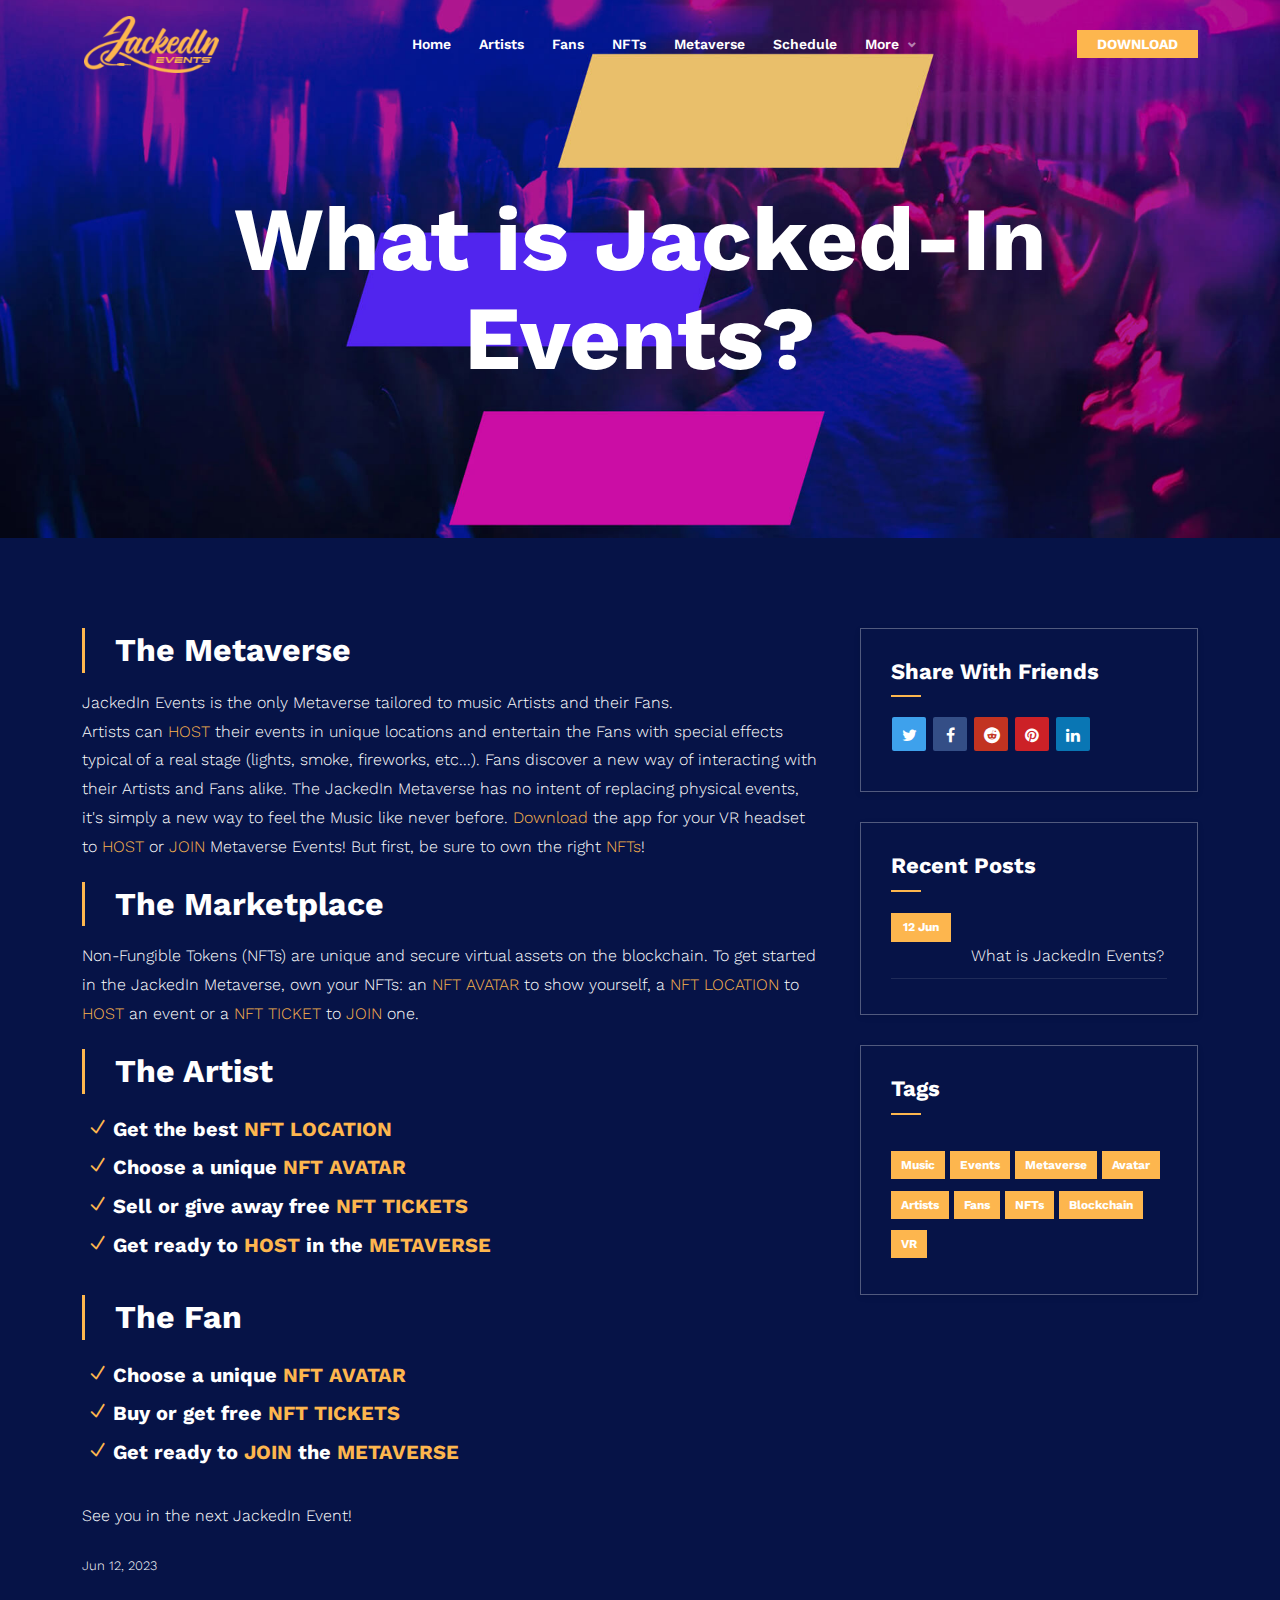
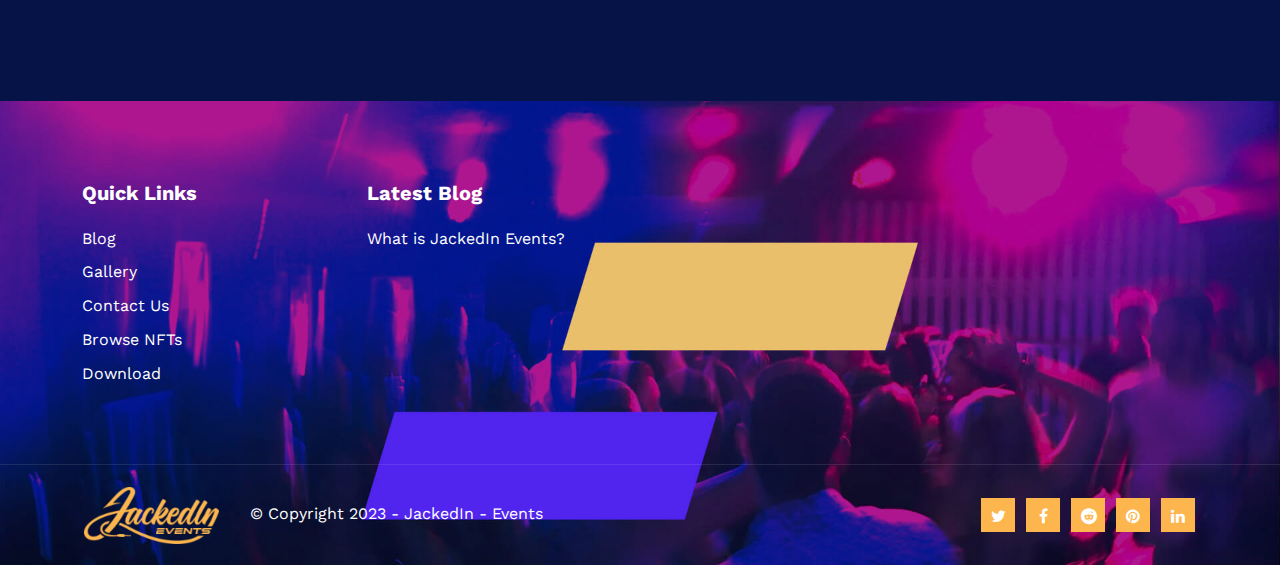
<file: blog-post-1.html>
<!DOCTYPE html>
<html lang="zxx">

<head>

    <!-- Google Analytics -->
    <script>
        (function(i,s,o,g,r,a,m){i['GoogleAnalyticsObject']=r;i[r]=i[r]||function(){
        (i[r].q=i[r].q||[]).push(arguments)},i[r].l=1*new Date();a=s.createElement(o),
        m=s.getElementsByTagName(o)[0];a.async=1;a.src=g;m.parentNode.insertBefore(a,m)
        })(window,document,'script','https://www.google-analytics.com/analytics.js','ga');
        
        ga('create', 'UA-221163847-1', 'auto');
        ga('send', 'pageview');
    </script>
    <!-- End Google Analytics -->

    <title>JackedIn - Events</title>
    <link rel="icon" href="images-electro/icon.png" type="image/gif" sizes="16x16">
    <meta content="text/html;charset=utf-8" http-equiv="Content-Type">
    <meta content="width=device-width, initial-scale=1.0" name="viewport" />
    <meta content="JackedIn Events is the only Metaverse tailored to music Artists and their Fans" name="description" />
    <meta content="Music, Events, Metaverse, Avatar, Artists, Fans, NFTs, Blockchain, VR, Meta, Oculus Quest 2, Virtual Reality" name="keywords" />
    <meta content="" name="author" />
    <!-- CSS Files
    ================================================== -->
    <link id="bootstrap" href="css/bootstrap.min.css" rel="stylesheet" type="text/css" />
    <link id="bootstrap-grid" href="css/bootstrap-grid.min.css" rel="stylesheet" type="text/css" />
    <link id="bootstrap-reboot" href="css/bootstrap-reboot.min.css" rel="stylesheet" type="text/css" />
    <link href="css/animate.css" rel="stylesheet" type="text/css" />
    <link href="css/owl.carousel.css" rel="stylesheet" type="text/css" />
    <link href="css/owl.theme.css" rel="stylesheet" type="text/css" />
    <link href="css/owl.transitions.css" rel="stylesheet" type="text/css" />
    <link href="css/magnific-popup.css" rel="stylesheet" type="text/css" />
    <link href="css/jquery.countdown.css" rel="stylesheet" type="text/css" />
    <link id="mdb" href="css/mdb.min.css" rel="stylesheet" type="text/css" />
    <link href="css/style.css" rel="stylesheet" type="text/css" />
    <link href="css/de-electro.css" rel="stylesheet" type="text/css" />
    <!-- color scheme -->
    <link id="colors" href="css/colors/scheme-04.css" rel="stylesheet" type="text/css" />
    <link href="css/coloring.css" rel="stylesheet" type="text/css" />
</head>

<body class="dark-scheme">
    <div id="wrapper">
        <div id="preloader">
            <div class="preloader1"></div>
        </div>
        <!-- header begin -->
        <header class="transparent">
            <div class="container">
                <div class="row">
                    <div class="col-md-12">
                        <div class="de-flex sm-pt10">
                            <div class="de-flex-col">
                                <div class="de-flex-col">
                                    <!-- logo begin -->
                                    <div id="logo">
                                        <a href="index.html">
                                            <img alt="" src="images-electro/logo.png" />
                                        </a>
                                    </div>
                                    <!-- logo close -->
                                </div>
                                <div class="de-flex-col">
                                </div>
                            </div>
                            <div class="de-flex-col header-col-mid">
                                <!-- mainmenu begin -->
                                <ul id="mainmenu">
                                    <li><a href="index.html">Home</a></li>                                   
                                    <li><a href="index.html#section-artists">Artists</a></li>
                                    <li><a href="index.html#section-fans">Fans</a></li>     
                                    <li><a href="index.html#section-nfts">NFTs</a></li>
                                    <li><a href="index.html#section-metaverse">Metaverse</a></li>          
                                    <li><a href="index.html#section-schedule">Schedule</a></li>             
                                    <li><a href="index.html">More</a>
                                        <ul>
                                            <li><a href="blog.html">Blog</a></li>
                                            <li><a href="contact.html">Contact</a></li>
                                            <li><a href="gallery.html">Gallery</a></li>
                                        </ul>
                                    </li>
                                    
                                </ul>
                            </div>
                            <div class="de-flex-col">
                                <div class="menu_side_area">
                                    <a href="metaverse.html" class="btn-main"><i class="fa fa-download"></i><span>Download</span></a>
                                    <span id="menu-btn"></span>
                                </div>
                            </div>
                        </div>
                    </div>
                </div>
            </div>
        </header>
        <!-- header close -->
        <!-- content begin -->
        <div class="no-bottom no-top" id="content">
            <div id="top"></div>
            
            <!-- section begin -->
            <section id="subheader" class="text-light" data-bgimage="url(images-electro/background/subheader.jpg) center">
                    <div class="center-y relative text-center">
                        <div class="container">
                            <div class="row">
                                
                                <div class="col-md-12 text-center">
                                    <h1>What is Jacked-In Events?</h1>
                                </div>
                                <div class="clearfix"></div>
                            </div>
                        </div>
                    </div>
            </section>
            <!-- section close -->

            <!-- section begin -->
            <section aria-label="section">
                <div class="container">
                    <div class="row">
                        <div class="col-md-8">
                            <div class="blog-read">

                                <div class="post-text">
                                    <blockquote>The Metaverse</blockquote>
                                    <p>
                                        JackedIn Events is the only Metaverse tailored to music Artists and their Fans.
                                        <br>
                                        Artists can <span class="id-color">HOST</span> their events in unique locations and entertain the Fans with special effects 
                                        typical of a real stage (lights, smoke, fireworks, etc...).
                                        Fans discover a new way of interacting with their Artists and Fans alike.
                                        The JackedIn Metaverse has no intent of replacing physical events, 
                                        it's simply a new way to feel the Music like never before.
                                        <a href="metaverse.html">Download</a> the app for your VR headset to <span class="id-color">HOST</span> or <span class="id-color">JOIN</span> Metaverse Events!
                                        But first, be sure to own the right <a href="market.html">NFTs</a>!
                                    </p>

                                    <blockquote>The Marketplace</blockquote>
                                    <p>
                                        Non-Fungible Tokens (NFTs) are unique and secure virtual assets on the blockchain.
                                        To get started in the JackedIn Metaverse, own your NFTs: an <span class="id-color">NFT AVATAR</span> to show yourself,
                                        a <span class="id-color">NFT LOCATION</span> to <span class="id-color">HOST</span> an event 
                                        or a <span class="id-color">NFT TICKET</span> to <span class="id-color">JOIN</span> one.
                                    </p>
                                    
                                    <blockquote>The Artist</blockquote>
                                    <ul class="list-inline-style-1">
                                        <li><i class="icon_check id-color"></i> Get the best <span class="id-color">NFT LOCATION</span></li>
                                        <br>
                                        <li><i class="icon_check id-color"></i> Choose a unique <span class="id-color">NFT AVATAR</span></li>
                                        <br>
                                        <li><i class="icon_check id-color"></i> Sell or give away free <span class="id-color">NFT TICKETS</span></li>
                                        <br>
                                        <li><i class="icon_check id-color"></i> Get ready to <span class="id-color">HOST</span> in the <span class="id-color">METAVERSE</span></li>
                                    </ul>

                                    <div class="spacer-single"></div>
                                    <blockquote>The Fan</blockquote>
                                    <ul class="list-inline-style-1">
                                        <li><i class="icon_check id-color"></i> Choose a unique <span class="id-color">NFT AVATAR</span></li>
                                        <br>
                                        <li><i class="icon_check id-color"></i> Buy or get free <span class="id-color">NFT TICKETS</span></li>
                                        <br>
                                        <li><i class="icon_check id-color"></i> Get ready to <span class="id-color">JOIN</span> the <span class="id-color">METAVERSE</span></li>
                                    </ul>

                                    <div class="spacer-single"></div>
                                    <p>
                                       See you in the next JackedIn Event!
                                    </p>
                                    <span class="post-date">Jun 12, 2023</span>
                                    <!--
                                    <span class="post-comment">1</span>
                                    <span class="post-like">181</span>
                                    -->
                                </div>

                            </div>

                            <div class="spacer-single"></div>

                            <!--
                            <div id="blog-comment">
                                <h4>Comments (5)</h4>

                                <div class="spacer-half"></div>

                                <ol>
                                    <li>
                                        <div class="avatar">
                                            <img src="images-electro/misc/avatar-2.jpg" alt="" /></div>
                                        <div class="comment-info">
                                            <span class="c_name">Merrill Rayos</span>
                                            <span class="c_date id-color">15 January 2020</span>
                                            <span class="c_reply"><a href="#">Reply</a></span>
                                            <div class="clearfix"></div>
                                        </div>

                                        <div class="comment">Sed ut perspiciatis unde omnis iste natus error sit voluptatem accusantium doloremque laudantium, totam rem aperiam, eaque ipsa quae ab illo inventore veritatis et quasi architecto beatae vitae dicta sunt explicabo.</div>
                                        <ol>
                                            <li>
                                                <div class="avatar">
                                                    <img src="images-electro/misc/avatar-2.jpg" alt="" /></div>
                                                <div class="comment-info">
                                                    <span class="c_name">Jackqueline Sprang</span>
                                                    <span class="c_date id-color">15 January 2020</span>
                                                    <span class="c_reply"><a href="#">Reply</a></span>
                                                    <div class="clearfix"></div>
                                                </div>
                                                <div class="comment">Sed ut perspiciatis unde omnis iste natus error sit voluptatem accusantium doloremque laudantium, totam rem aperiam, eaque ipsa quae ab illo inventore veritatis et quasi architecto beatae vitae dicta sunt
                                                    explicabo.</div>
                                            </li>
                                        </ol>
                                    </li>

                                    <li>
                                        <div class="avatar">
                                            <img src="images-electro/misc/avatar-2.jpg" alt="" /></div>
                                        <div class="comment-info">
                                            <span class="c_name">Sanford Crowley</span>
                                            <span class="c_date id-color">15 January 2020</span>
                                            <span class="c_reply"><a href="#">Reply</a></span>
                                            <div class="clearfix"></div>
                                        </div>
                                        <div class="comment">Sed ut perspiciatis unde omnis iste natus error sit voluptatem accusantium doloremque laudantium, totam rem aperiam, eaque ipsa quae ab illo inventore veritatis et quasi architecto beatae vitae dicta sunt explicabo.</div>
                                        <ol>
                                            <li>
                                                <div class="avatar">
                                                    <img src="images-electro/misc/avatar-2.jpg" alt="" /></div>
                                                <div class="comment-info">
                                                    <span class="c_name">Lyndon Pocekay</span>
                                                    <span class="c_date id-color">15 January 2020</span>
                                                    <span class="c_reply"><a href="#">Reply</a></span>
                                                    <div class="clearfix"></div>
                                                </div>
                                                <div class="comment">Sed ut perspiciatis unde omnis iste natus error sit voluptatem accusantium doloremque laudantium, totam rem aperiam, eaque ipsa quae ab illo inventore veritatis et quasi architecto beatae vitae dicta sunt
                                                    explicabo.</div>
                                            </li>
                                        </ol>
                                    </li>

                                    <li>
                                        <div class="avatar">
                                            <img src="images-electro/misc/avatar-2.jpg" alt="" /></div>
                                        <div class="comment-info">
                                            <span class="c_name">Aleen Crigger</span>
                                            <span class="c_date id-color">15 January 2020</span>
                                            <span class="c_reply"><a href="#">Reply</a></span>

                                            <div class="clearfix"></div>
                                        </div>
                                        <div class="comment">Sed ut perspiciatis unde omnis iste natus error sit voluptatem accusantium doloremque laudantium, totam rem aperiam, eaque ipsa quae ab illo inventore veritatis et quasi architecto beatae vitae dicta sunt explicabo.</div>
                                    </li>
                                </ol>

                                <div class="spacer-single"></div>

                                <div id="comment-form-wrapper">
                                    <h4>Leave a Comment</h4>
                                    <div class="comment_form_holder">
                                        <form id="contact_form" name="form1" class="form-border" method="post" action="#">

                                            <label>Name</label>
                                            <input type="text" name="name" id="name" class="form-control" />

                                            <label>Email <span class="req">*</span></label>
                                            <input type="text" name="email" id="email" class="form-control" />
                                            <div id="error_email" class="error">Please check your email</div>

                                            <label>Message <span class="req">*</span></label>
                                            <textarea cols="10" rows="10" name="message" id="message" class="form-control"></textarea>
                                            <div id="error_message" class="error">Please check your message</div>
                                            <div id="mail_success" class="success">Thank you. Your message has been sent.</div>
                                            <div id="mail_failed" class="error">Error, email not sent</div>

                                            <p id="btnsubmit">
                                                <input type="submit" id="send" value="Send" class="btn btn-main" /></p>



                                        </form>
                                    </div>
                                </div>
                            </div>
                            -->
                        </div>

                        <div id="sidebar" class="col-md-4">
                            <div class="de-box widget">
                                    <h4>Share With Friends</h4>
                                    <div class="small-border"></div>
                                    <div class="de-color-icons">
                                        <span><i class="fa fa-twitter fa-lg"></i></span>
                                        <span><i class="fa fa-facebook fa-lg"></i></span>
                                        <span><i class="fa fa-reddit fa-lg"></i></span>
                                        <span><i class="fa fa-pinterest fa-lg"></i></span>
                                        <span><i class="fa fa-linkedin fa-lg"></i></span>
                                        <!--
                                        <span><i class="fa fa-stumbleupon fa-lg"></i></span>
                                        <span><i class="fa fa-delicious fa-lg"></i></span>
                                        <span><i class="fa fa-envelope fa-lg"></i></span>
                                        -->
                                    </div>
                                </div>
                            <div class="de-box widget widget-post">
                                <h4>Recent Posts</h4>
                                <div class="small-border"></div>
                                <ul>                                    
                                    <li><span class="date">12 Jun</span><a href="#">What is JackedIn Events?</a></li>
                                    <!--
                                    <li><span class="date">22 Jun</span><a href="#">Experts Web Design Tips</a></li>
                                    <li><span class="date">20 Jun</span><a href="#">Importance Of Web Design</a></li>
                                    <li><span class="date">12 Jun</span><a href="#">Avoid These Erros In UI Design</a></li>
                                    -->
                                </ul>
                            </div>

                            <!--
                            <div class="de-box widget widget-text">
                                <h4>About Us</h4>
                                <div class="small-border"></div>
                                Sed ut perspiciatis unde omnis iste natus error sit voluptatem accusantium doloremque laudantium, totam rem aperiam, eaque ipsa quae ab illo inventore veritatis et quasi architecto beatae vitae dicta sunt explicabo. Nemo enim ipsam voluptatem quia voluptas
                                sit aspernatur aut odit aut fugit, sed quia consequuntur magni
                            </div>
                            -->
                            <div class="de-box widget widget_tags">
                                <h4>Tags</h4>
                                <div class="small-border"></div>
                                <ul>
                                    <li><a href="#">Music</a></li>
                                    <li><a href="#">Events</a></li>
                                    <li><a href="#">Metaverse</a></li>
                                    <li><a href="#">Avatar</a></li>
                                    <li><a href="#">Artists</a></li>
                                    <li><a href="#">Fans</a></li>
                                    <li><a href="#">NFTs</a></li>
                                    <li><a href="#">Blockchain</a></li>
                                    <li><a href="#">VR</a></li>
                                </ul>
                            </div>
                        </div>
                    </div>
                </div>
            </section>

        </div>
        <!-- content close -->

        <a href="#" id="back-to-top"></a>
        
        <!-- footer begin -->
        <footer data-bgimage="url(images-electro/background/1.jpg)">
            <div class="container">
                <div class="row">
                    <!--
                    <div class="col-md-3 col-sm-6 col-xs-1">
                        <div class="widget">
                            <h5>Contact Info</h5>
                            <address class="s1">
                                <span><i class="id-color fa fa-map-marker fa-lg"></i>08 W 36th St, New York, NY 10001</span>
                                <span><i class="id-color fa fa-phone fa-lg"></i>+1 333 1000 2000</span>
                                <span><i class="id-color fa fa-envelope-o fa-lg"></i><a href="mailto:contact@example.com">contact@example.com</a></span>
                            </address>
                        </div>
                    </div>
                    -->
                    <div class="col-md-3 col-sm-6 col-xs-1">
                        <div class="widget">
                            <h5>Quick Links</h5>
                            <ul>
                                <li><a href="blog.html">Blog</a></li>
                                <li><a href="gallery.html">Gallery</a></li>
                                <li><a href="contact.html">Contact Us</a></li>
                                <li><a href="market.html">Browse NFTs</a></li>
                                <li><a href="metaverse.html">Download</a></li>
                            </ul>
                        </div>
                    </div>
                    <div class="col-md-3 col-sm-6 col-xs-1">
                        <div class="widget">
                            <h5>Latest Blog</h5>
                            <ul>
                                <li><a href="blog-post-1.html">What is JackedIn Events?</a></li>
                            </ul>
                        </div>
                    </div>
                    <!--
                    <div class="col-md-3 col-sm-6 col-xs-1">
                        <div class="widget">
                            <h5>Newsletter</h5>
                            <p>Signup for our newsletter to get the latest news in your inbox.</p>
                            <form action="blank.php" class="row form-dark" id="form_subscribe" method="post" name="form_subscribe">
                                <div class="col text-center">
                                    <input class="form-control" id="txt_subscribe" name="txt_subscribe" placeholder="enter your email" type="text" /> <a href="#" id="btn-subscribe"><i class="arrow_right bg-color-secondary"></i></a>
                                    <div class="clearfix"></div>
                                </div>
                            </form>
                            <div class="spacer-10"></div>
                            <small>Your email is safe with us. We don't spam.</small>
                        </div>
                    </div>
                    -->
                </div>
            </div>
            <div class="subfooter">
                <div class="container">
                    <div class="row">
                        <div class="col-md-12">
                            <div class="de-flex">
                                <div class="de-flex-col">
                                    <a href="index.html">
                                        <img alt="" class="f-logo" src="images-electro/logo.png" /><span class="copy">&copy; Copyright 2023 - JackedIn - Events</span>
                                    </a>
                                </div>
                                <div class="de-flex-col">
                                    <div class="social-icons">
                                        <a href="#"><i class="fa fa-twitter fa-lg"></i></a>
                                        <a href="#"><i class="fa fa-facebook fa-lg"></i></a>
                                        <a href="#"><i class="fa fa-reddit fa-lg"></i></a>
                                        <a href="#"><i class="fa fa-pinterest fa-lg"></i></a>
                                        <a href="#"><i class="fa fa-linkedin fa-lg"></i></a>
                                    </div>
                                </div>
                            </div>
                        </div>
                    </div>
                </div>
            </div>
        </footer>
        <!-- footer close -->
        
    </div>


    
    <!-- Javascript Files
    ================================================== -->
    <script src="js/jquery.min.js"></script>
    <script src="js/bootstrap.min.js"></script>
    <script src="js/bootstrap.bundle.min.js"></script>
    <script src="js/wow.min.js"></script>
    <script src="js/jquery.isotope.min.js"></script>
    <script src="js/easing.js"></script>
    <script src="js/owl.carousel.js"></script>
    <script src="js/OwlCarousel2Thumbs.min.js"></script>
    <script src="js/jquery.magnific-popup.min.js"></script>
    <script src="js/enquire.min.js"></script>
    <script src="js/jquery.plugin.js"></script>
    <script src="js/jquery.countTo.js"></script>
    <script src="js/jquery.countdown.js"></script>
    <script src="js/jquery.lazy.min.js"></script>
    <script src="js/jquery.lazy.plugins.min.js"></script>
    <script src="js/jquery.smartsticky.min.js"></script>
    <script src="js/designesia.js"></script>


</body>

</html>
</file>
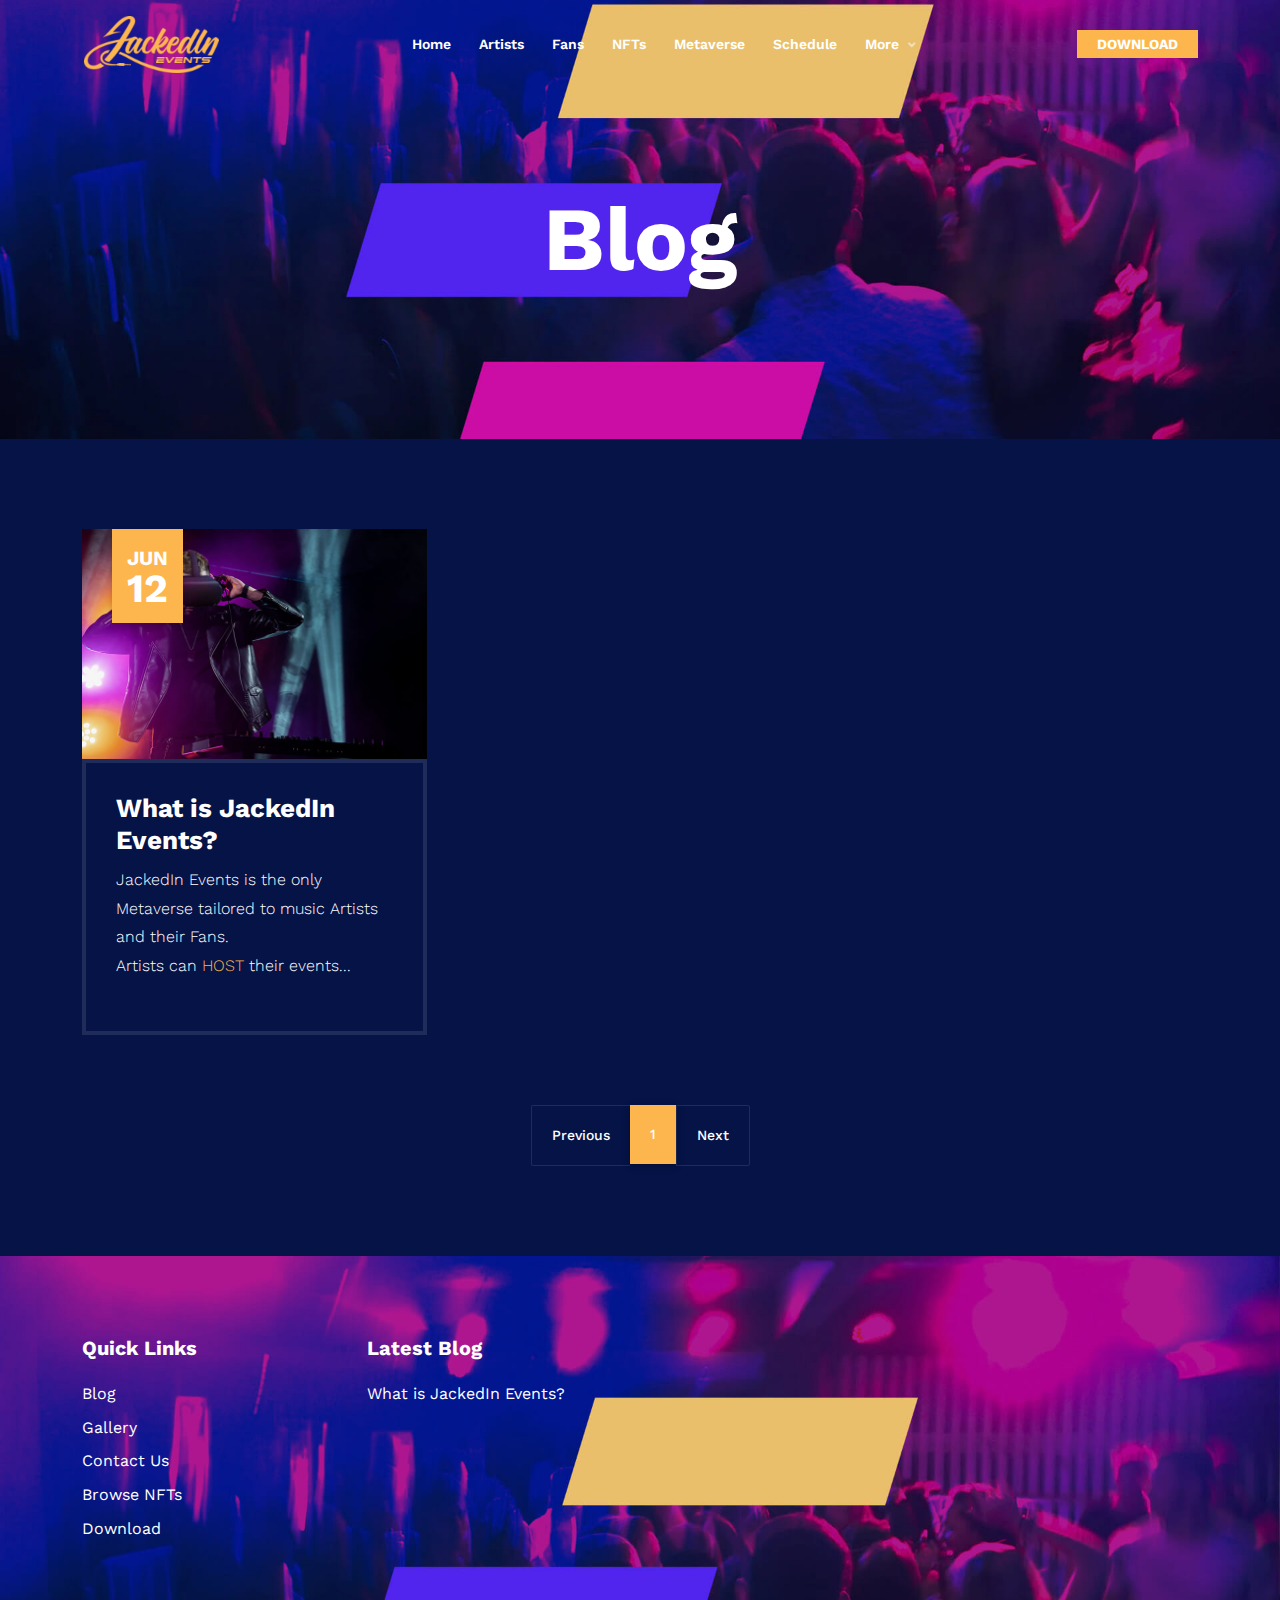
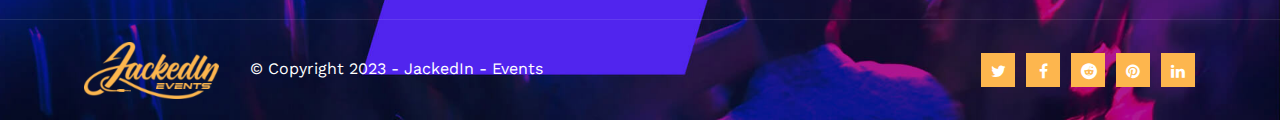
<file: blog.html>
<!DOCTYPE html>
<html lang="zxx">

<head>

    <!-- Google Analytics -->
    <script>
        (function(i,s,o,g,r,a,m){i['GoogleAnalyticsObject']=r;i[r]=i[r]||function(){
        (i[r].q=i[r].q||[]).push(arguments)},i[r].l=1*new Date();a=s.createElement(o),
        m=s.getElementsByTagName(o)[0];a.async=1;a.src=g;m.parentNode.insertBefore(a,m)
        })(window,document,'script','https://www.google-analytics.com/analytics.js','ga');
        
        ga('create', 'UA-221163847-1', 'auto');
        ga('send', 'pageview');
    </script>
    <!-- End Google Analytics -->

    <title>JackedIn - Events</title>
    <link rel="icon" href="images-electro/icon.png" type="image/gif" sizes="16x16">
    <meta content="text/html;charset=utf-8" http-equiv="Content-Type">
    <meta content="width=device-width, initial-scale=1.0" name="viewport" />
    <meta content="JackedIn Events is the only Metaverse tailored to music Artists and their Fans" name="description" />
    <meta content="Music, Events, Metaverse, Avatar, Artists, Fans, NFTs, Blockchain, VR, Meta, Oculus Quest 2, Virtual Reality" name="keywords" />
    <meta content="" name="author" />
    <!-- CSS Files
    ================================================== -->
    <link id="bootstrap" href="css/bootstrap.min.css" rel="stylesheet" type="text/css" />
    <link id="bootstrap-grid" href="css/bootstrap-grid.min.css" rel="stylesheet" type="text/css" />
    <link id="bootstrap-reboot" href="css/bootstrap-reboot.min.css" rel="stylesheet" type="text/css" />
    <link href="css/animate.css" rel="stylesheet" type="text/css" />
    <link href="css/owl.carousel.css" rel="stylesheet" type="text/css" />
    <link href="css/owl.theme.css" rel="stylesheet" type="text/css" />
    <link href="css/owl.transitions.css" rel="stylesheet" type="text/css" />
    <link href="css/magnific-popup.css" rel="stylesheet" type="text/css" />
    <link href="css/jquery.countdown.css" rel="stylesheet" type="text/css" />
    <link id="mdb" href="css/mdb.min.css" rel="stylesheet" type="text/css" />
    <link href="css/style.css" rel="stylesheet" type="text/css" />
    <link href="css/de-electro.css" rel="stylesheet" type="text/css" />
    <!-- color scheme -->
    <link id="colors" href="css/colors/scheme-04.css" rel="stylesheet" type="text/css" />
    <link href="css/coloring.css" rel="stylesheet" type="text/css" />
</head>

<body class="dark-scheme">
    <div id="wrapper">
        <div id="preloader">
            <div class="preloader1"></div>
        </div>
        <!-- header begin -->
        <header class="transparent">
            <div class="container">
                <div class="row">
                    <div class="col-md-12">
                        <div class="de-flex sm-pt10">
                            <div class="de-flex-col">
                                <div class="de-flex-col">
                                    <!-- logo begin -->
                                    <div id="logo">
                                        <a href="index.html">
                                            <img alt="" src="images-electro/logo.png" />
                                        </a>
                                    </div>
                                    <!-- logo close -->
                                </div>
                                <div class="de-flex-col">
                                </div>
                            </div>
                            <div class="de-flex-col header-col-mid">
                                <!-- mainmenu begin -->
                                <ul id="mainmenu">
                                    <li><a href="index.html">Home</a></li>                                   
                                    <li><a href="index.html#section-artists">Artists</a></li>
                                    <li><a href="index.html#section-fans">Fans</a></li>     
                                    <li><a href="index.html#section-nfts">NFTs</a></li>
                                    <li><a href="index.html#section-metaverse">Metaverse</a></li>          
                                    <li><a href="index.html#section-schedule">Schedule</a></li>             
                                    <li><a href="index.html">More</a>
                                        <ul>
                                            <li><a href="blog.html">Blog</a></li>
                                            <li><a href="contact.html">Contact</a></li>
                                            <li><a href="gallery.html">Gallery</a></li>
                                        </ul>
                                    </li>
                                    
                                </ul>
                            </div>
                            <div class="de-flex-col">
                                <div class="menu_side_area">
                                    <a href="metaverse.html" class="btn-main"><i class="fa fa-download"></i><span>Download</span></a>
                                    <span id="menu-btn"></span>
                                </div>
                            </div>
                        </div>
                    </div>
                </div>
            </div>
        </header>
        <!-- header close -->
        <!-- content begin -->
        <div class="no-bottom no-top" id="content">
            <div id="top"></div>
            
            <!-- section begin -->
            <section id="subheader" class="text-light" data-bgimage="url(images-electro/background/subheader.jpg) center">
                    <div class="center-y relative text-center">
                        <div class="container">
                            <div class="row">
                                
                                <div class="col-md-12 text-center">
									<h1>Blog</h1>
                                </div>
                                <div class="clearfix"></div>
                            </div>
                        </div>
                    </div>
            </section>
            <!-- section close -->
            

            <!-- section begin -->
			<section aria-label="section">
                <div class="container">
                    <div class="row g-custom-x">
                        <div class="col-lg-4 col-md-6 mb20">
                            <div class="de-event-item">
                                    <div class="d-content">
                                        <div class="d-image">
                                            <span class="d-image-wrap"><img alt="" src="images-jackedin/vr/5-5.jpg" class="lazy"></span>
                                            <span class="d-date">
                                                <span class="d-mm">Jun</span>
                                                <span class="d-dd">12</span>
                                            </span>
                                        </div>
                                        <div class="d-text">                                            
                                            <a href="blog-post-1.html"><h4>What is JackedIn Events?</h4></a>
                                            <p>
                                                JackedIn Events is the only Metaverse tailored to music Artists and their Fans.
                                                <br>
                                                Artists can <span class="id-color">HOST</span> their events...
                                            </p>       
                                        </div>
                                    </div>
                                </div>
                        </div>
                        
                        <!--
                        <div class="col-lg-4 col-md-6 mb20">
                            <div class="de-event-item">
                                    <div class="d-content">
                                        <div class="d-image">
                                            <span class="d-image-wrap"><img alt="" src="images-electro/blog/2.jpg" class="lazy"></span>
                                            <span class="d-date">
                                                <span class="d-mm">Dec</span>
                                                <span class="d-dd">01</span>
                                            </span>
                                        </div>
                                        <div class="d-text">                                            
                                            <a href="blog-post-1.html"><h4>Corticipetally unentrance Ponerinae anthocyan multiserial parsonship penumbrous</h4></a>
                                            <p>Dolore officia sint incididunt non excepteur ea mollit commodo ut enim reprehenderit cupidatat labore ad laborum consectetur consequat...</p>       
                                        </div>
                                    </div>
                                </div>
                        </div>
                        
                        <div class="col-lg-4 col-md-6 mb20">
                            <div class="de-event-item">
                                    <div class="d-content">
                                        <div class="d-image">
                                            <span class="d-image-wrap"><img alt="" src="images-electro/blog/3.jpg" class="lazy"></span>
                                            <span class="d-date">
                                                <span class="d-mm">Dec</span>
                                                <span class="d-dd">15</span>
                                            </span>
                                        </div>
                                        <div class="d-text">                                            
                                            <a href="blog-post-1.html"><h4>Latching aphagia prostatelcosis gadolinium hemikaryon aftergrief ventricumbent Swab</h4></a>
                                            <p>Dolore officia sint incididunt non excepteur ea mollit commodo ut enim reprehenderit cupidatat labore ad laborum consectetur consequat...</p>       
                                        </div>
                                    </div>
                                </div>
                        </div>
                        
                        <div class="col-lg-4 col-md-6 mb20">
                            <div class="de-event-item">
                                    <div class="d-content">
                                        <div class="d-image">
                                            <span class="d-image-wrap"><img alt="" src="images-electro/blog/4.jpg" class="lazy"></span>
                                            <span class="d-date">
                                                <span class="d-mm">Jan</span>
                                                <span class="d-dd">02</span>
                                            </span>
                                        </div>
                                        <div class="d-text">                                            
                                            <a href="blog-post-1.html"><h4>Thermodynamicist aeolistic lipsanotheca nearaway Tamworth pycnid subtower</h4></a>
                                            <p>Dolore officia sint incididunt non excepteur ea mollit commodo ut enim reprehenderit cupidatat labore ad laborum consectetur consequat...</p>       
                                        </div>
                                    </div>
                                </div>
                        </div>
                        
                        <div class="col-lg-4 col-md-6 mb20">
                        <div class="de-event-item">
                                    <div class="d-content">
                                        <div class="d-image">
                                            <span class="d-image-wrap"><img alt="" src="images-electro/blog/1.jpg" class="lazy"></span>
                                            <span class="d-date">
                                                <span class="d-mm">Jan</span>
                                                <span class="d-dd">20</span>
                                            </span>
                                        </div>
                                        <div class="d-text">                                            
                                            <a href="blog-post-1.html"><h4>Unpresumptuously carnelian trochiscus echoic enmask myodynamiometer</h4></a>
                                            <p>Dolore officia sint incididunt non excepteur ea mollit commodo ut enim reprehenderit cupidatat labore ad laborum consectetur consequat...</p>
                                        </div>
                                    </div>
                                </div>
                        </div>
                        
                        <div class="col-lg-4 col-md-6 mb20">
                            <div class="de-event-item">
                                    <div class="d-content">
                                        <div class="d-image">
                                            <span class="d-image-wrap"><img alt="" src="images-electro/blog/6.jpg" class="lazy"></span>
                                            <span class="d-date">
                                                <span class="d-mm">Feb</span>
                                                <span class="d-dd">01</span>
                                            </span>
                                        </div>
                                        <div class="d-text">                                            
                                            <a href="blog-post-1.html"><h4>Statesmanese pseudhemal steatite Wendish boxhaul equiprobability xylonic</h4></a>
                                            <p>Dolore officia sint incididunt non excepteur ea mollit commodo ut enim reprehenderit cupidatat labore ad laborum consectetur consequat...</p>       
                                        </div>
                                    </div>
                                </div>
                        </div>
                        -->

                        <div class="spacer-single"></div>
                                
                        <nav aria-label="Page navigation example">
                          <ul class="pagination justify-content-center">
                            <li class="page-item disabled">
                              <a class="page-link" href="#" tabindex="-1" aria-disabled="true">Previous</a>
                            </li>
                            <li class="page-item active"><a class="page-link" href="#">1</a></li>
                            <!--
                            <li class="page-item"><a class="page-link" href="#">2</a></li>
                            <li class="page-item"><a class="page-link" href="#">3</a></li>
                            <li class="page-item">
                              <a class="page-link" href="#">Next</a>
                            </li>
                            -->
                            <li class="page-item disabled">
                                <a class="page-link" href="#" tabindex="-1" aria-disabled="true">Next</a>
                              </li>
                          </ul>
                        </nav>
                        
                    </div>
                </div>
            </section>

        </div>
        <!-- content close -->

        <a href="#" id="back-to-top"></a>
        
        <!-- footer begin -->
        <footer data-bgimage="url(images-electro/background/1.jpg)">
            <div class="container">
                <div class="row">
                    <!--
                    <div class="col-md-3 col-sm-6 col-xs-1">
                        <div class="widget">
                            <h5>Contact Info</h5>
                            <address class="s1">
                                <span><i class="id-color fa fa-map-marker fa-lg"></i>08 W 36th St, New York, NY 10001</span>
                                <span><i class="id-color fa fa-phone fa-lg"></i>+1 333 1000 2000</span>
                                <span><i class="id-color fa fa-envelope-o fa-lg"></i><a href="mailto:contact@example.com">contact@example.com</a></span>
                            </address>
                        </div>
                    </div>
                    -->
                    <div class="col-md-3 col-sm-6 col-xs-1">
                        <div class="widget">
                            <h5>Quick Links</h5>
                            <ul>
                                <li><a href="blog.html">Blog</a></li>
                                <li><a href="gallery.html">Gallery</a></li>
                                <li><a href="contact.html">Contact Us</a></li>
                                <li><a href="market.html">Browse NFTs</a></li>
                                <li><a href="metaverse.html">Download</a></li>
                            </ul>
                        </div>
                    </div>
                    <div class="col-md-3 col-sm-6 col-xs-1">
                        <div class="widget">
                            <h5>Latest Blog</h5>
                            <ul>
                                <li><a href="blog-post-1.html">What is JackedIn Events?</a></li>
                            </ul>
                        </div>
                    </div>
                    <!--
                    <div class="col-md-3 col-sm-6 col-xs-1">
                        <div class="widget">
                            <h5>Newsletter</h5>
                            <p>Signup for our newsletter to get the latest news in your inbox.</p>
                            <form action="blank.php" class="row form-dark" id="form_subscribe" method="post" name="form_subscribe">
                                <div class="col text-center">
                                    <input class="form-control" id="txt_subscribe" name="txt_subscribe" placeholder="enter your email" type="text" /> <a href="#" id="btn-subscribe"><i class="arrow_right bg-color-secondary"></i></a>
                                    <div class="clearfix"></div>
                                </div>
                            </form>
                            <div class="spacer-10"></div>
                            <small>Your email is safe with us. We don't spam.</small>
                        </div>
                    </div>
                    -->
                </div>
            </div>
            <div class="subfooter">
                <div class="container">
                    <div class="row">
                        <div class="col-md-12">
                            <div class="de-flex">
                                <div class="de-flex-col">
                                    <a href="index.html">
                                        <img alt="" class="f-logo" src="images-electro/logo.png" /><span class="copy">&copy; Copyright 2023 - JackedIn - Events</span>
                                    </a>
                                </div>
                                <div class="de-flex-col">
                                    <div class="social-icons">
                                        <a href="#"><i class="fa fa-twitter fa-lg"></i></a>
                                        <a href="#"><i class="fa fa-facebook fa-lg"></i></a>
                                        <a href="#"><i class="fa fa-reddit fa-lg"></i></a>
                                        <a href="#"><i class="fa fa-pinterest fa-lg"></i></a>
                                        <a href="#"><i class="fa fa-linkedin fa-lg"></i></a>
                                    </div>
                                </div>
                            </div>
                        </div>
                    </div>
                </div>
            </div>
        </footer>
        <!-- footer close -->
        
    </div>


    
    <!-- Javascript Files
    ================================================== -->
    <script src="js/jquery.min.js"></script>
    <script src="js/bootstrap.min.js"></script>
    <script src="js/bootstrap.bundle.min.js"></script>
    <script src="js/wow.min.js"></script>
    <script src="js/jquery.isotope.min.js"></script>
    <script src="js/easing.js"></script>
    <script src="js/owl.carousel.js"></script>
    <script src="js/OwlCarousel2Thumbs.min.js"></script>
    <script src="js/jquery.magnific-popup.min.js"></script>
    <script src="js/enquire.min.js"></script>
    <script src="js/jquery.plugin.js"></script>
    <script src="js/jquery.countTo.js"></script>
    <script src="js/jquery.countdown.js"></script>
    <script src="js/jquery.lazy.min.js"></script>
    <script src="js/jquery.lazy.plugins.min.js"></script>
    <script src="js/jquery.smartsticky.min.js"></script>
    <script src="js/designesia.js"></script>


</body>

</html>
</file>
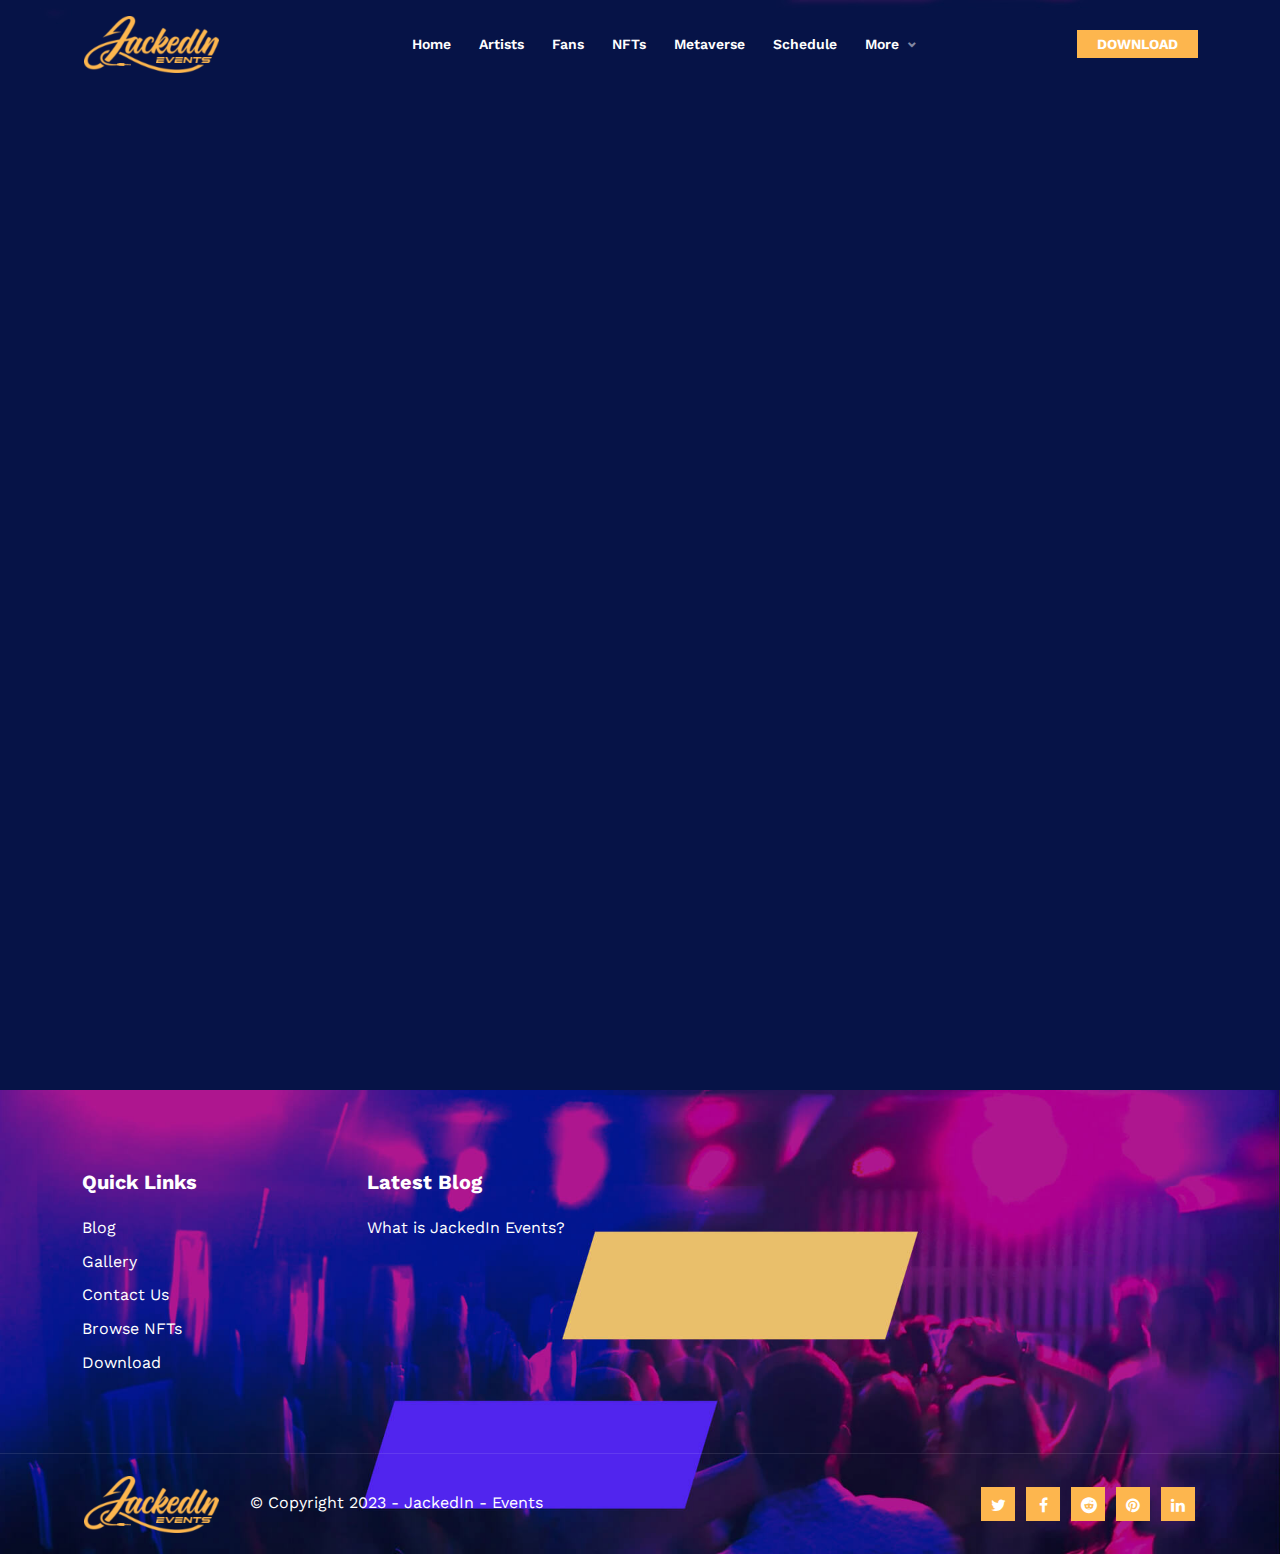
<file: market.html>
<!DOCTYPE html>
<html lang="zxx">

<head>
    
    <!-- Google Analytics -->
    <script>
        (function(i,s,o,g,r,a,m){i['GoogleAnalyticsObject']=r;i[r]=i[r]||function(){
        (i[r].q=i[r].q||[]).push(arguments)},i[r].l=1*new Date();a=s.createElement(o),
        m=s.getElementsByTagName(o)[0];a.async=1;a.src=g;m.parentNode.insertBefore(a,m)
        })(window,document,'script','https://www.google-analytics.com/analytics.js','ga');
        
        ga('create', 'UA-221163847-1', 'auto');
        ga('send', 'pageview');
    </script>
    <!-- End Google Analytics -->

    <title>JackedIn - Events</title>
    <link rel="icon" href="images-electro/icon.png" type="image/gif" sizes="16x16">
    <meta content="text/html;charset=utf-8" http-equiv="Content-Type">
    <meta content="width=device-width, initial-scale=1.0" name="viewport" />
    <meta content="JackedIn Events is the only Metaverse tailored to music Artists and their Fans" name="description" />
    <meta content="Music, Events, Metaverse, Avatar, Artists, Fans, NFTs, Blockchain, VR, Meta, Oculus Quest 2, Virtual Reality" name="keywords" />
    <meta content="" name="author" />
    <!-- CSS Files
    ================================================== -->
    <link id="bootstrap" href="css/bootstrap.min.css" rel="stylesheet" type="text/css" />
    <link id="bootstrap-grid" href="css/bootstrap-grid.min.css" rel="stylesheet" type="text/css" />
    <link id="bootstrap-reboot" href="css/bootstrap-reboot.min.css" rel="stylesheet" type="text/css" />
    <link href="css/animate.css" rel="stylesheet" type="text/css" />
    <link href="css/owl.carousel.css" rel="stylesheet" type="text/css" />
    <link href="css/owl.theme.css" rel="stylesheet" type="text/css" />
    <link href="css/owl.transitions.css" rel="stylesheet" type="text/css" />
    <link href="css/magnific-popup.css" rel="stylesheet" type="text/css" />
    <link href="css/jquery.countdown.css" rel="stylesheet" type="text/css" />
    <link id="mdb" href="css/mdb.min.css" rel="stylesheet" type="text/css" />
    <link href="css/style.css" rel="stylesheet" type="text/css" />
    <link href="css/de-electro.css" rel="stylesheet" type="text/css" />
    <!-- color scheme -->
    <link id="colors" href="css/colors/scheme-04.css" rel="stylesheet" type="text/css" />
    <link href="css/coloring.css" rel="stylesheet" type="text/css" />
</head>

<body class="dark-scheme">
    <div id="wrapper">
        <div id="preloader">
            <div class="preloader1"></div>
        </div>
        <!-- header begin -->
        <header class="transparent">
            <div class="container">
                <div class="row">
                    <div class="col-md-12">
                        <div class="de-flex sm-pt10">
                            <div class="de-flex-col">
                                <div class="de-flex-col">
                                    <!-- logo begin -->
                                    <div id="logo">
                                        <a href="index.html">
                                            <img alt="" src="images-electro/logo.png" />
                                        </a>
                                    </div>
                                    <!-- logo close -->
                                </div>
                                <div class="de-flex-col">
                                </div>
                            </div>
                            <div class="de-flex-col header-col-mid">
                                <!-- mainmenu begin -->
                                <ul id="mainmenu">
                                    <li><a href="index.html">Home</a></li>                                   
                                    <li><a href="index.html#section-artists">Artists</a></li>
                                    <li><a href="index.html#section-fans">Fans</a></li>     
                                    <li><a href="index.html#section-nfts">NFTs</a></li>
                                    <li><a href="index.html#section-metaverse">Metaverse</a></li>          
                                    <li><a href="index.html#section-schedule">Schedule</a></li>             
                                    <li><a href="index.html">More</a>
                                        <ul>
                                            <li><a href="blog.html">Blog</a></li>
                                            <li><a href="contact.html">Contact</a></li>
                                            <li><a href="gallery.html">Gallery</a></li>
                                        </ul>
                                    </li>
                                    
                                </ul>
                            </div>
                            <div class="de-flex-col">
                                <div class="menu_side_area">
                                    <a href="metaverse.html" class="btn-main"><i class="fa fa-download"></i><span>Download</span></a>
                                    <span id="menu-btn"></span>
                                </div>
                            </div>
                        </div>
                    </div>
                </div>
            </div>
        </header>
        <!-- header close -->
        <!-- content begin -->
        <div class="no-bottom no-top" id="content">
            <div id="top"></div>
            
            <!-- section begin -->
            <section id="subheader2" class="text-light" data-bgimage="url(images-electro/background/subheader2.jpg) center">
            </section>
            <!-- section close -->

            <div style="background: #061347; padding-bottom: 90px;">
                <iframe src='https://nft.jackedin.events/collection/jackedin-events-locations'
                width='100%'
                frameborder='0' 
                allowfullscreen
                style="min-height: 100vh; margin-top: 0; padding-top: 0; background: #061347;">
                </iframe>
            </div>

        </div>
        <!-- content close -->

        <a href="#" id="back-to-top"></a>
        
        <!-- footer begin -->
        <footer data-bgimage="url(images-electro/background/1.jpg)">
            <div class="container">
                <div class="row">
                    <!--
                    <div class="col-md-3 col-sm-6 col-xs-1">
                        <div class="widget">
                            <h5>Contact Info</h5>
                            <address class="s1">
                                <span><i class="id-color fa fa-map-marker fa-lg"></i>08 W 36th St, New York, NY 10001</span>
                                <span><i class="id-color fa fa-phone fa-lg"></i>+1 333 1000 2000</span>
                                <span><i class="id-color fa fa-envelope-o fa-lg"></i><a href="mailto:contact@example.com">contact@example.com</a></span>
                            </address>
                        </div>
                    </div>
                    -->
                    <div class="col-md-3 col-sm-6 col-xs-1">
                        <div class="widget">
                            <h5>Quick Links</h5>
                            <ul>
                                <li><a href="blog.html">Blog</a></li>
                                <li><a href="gallery.html">Gallery</a></li>
                                <li><a href="contact.html">Contact Us</a></li>
                                <li><a href="market.html">Browse NFTs</a></li>
                                <li><a href="metaverse.html">Download</a></li>
                            </ul>
                        </div>
                    </div>
                    <div class="col-md-3 col-sm-6 col-xs-1">
                        <div class="widget">
                            <h5>Latest Blog</h5>
                            <ul>
                                <li><a href="blog-post-1.html">What is JackedIn Events?</a></li>
                            </ul>
                        </div>
                    </div>
                    <!--
                    <div class="col-md-3 col-sm-6 col-xs-1">
                        <div class="widget">
                            <h5>Newsletter</h5>
                            <p>Signup for our newsletter to get the latest news in your inbox.</p>
                            <form action="blank.php" class="row form-dark" id="form_subscribe" method="post" name="form_subscribe">
                                <div class="col text-center">
                                    <input class="form-control" id="txt_subscribe" name="txt_subscribe" placeholder="enter your email" type="text" /> <a href="#" id="btn-subscribe"><i class="arrow_right bg-color-secondary"></i></a>
                                    <div class="clearfix"></div>
                                </div>
                            </form>
                            <div class="spacer-10"></div>
                            <small>Your email is safe with us. We don't spam.</small>
                        </div>
                    </div>
                    -->
                </div>
            </div>
            <div class="subfooter">
                <div class="container">
                    <div class="row">
                        <div class="col-md-12">
                            <div class="de-flex">
                                <div class="de-flex-col">
                                    <a href="index.html">
                                        <img alt="" class="f-logo" src="images-electro/logo.png" /><span class="copy">&copy; Copyright 2023 - JackedIn - Events</span>
                                    </a>
                                </div>
                                <div class="de-flex-col">
                                    <div class="social-icons">
                                        <a href="#"><i class="fa fa-twitter fa-lg"></i></a>
                                        <a href="#"><i class="fa fa-facebook fa-lg"></i></a>
                                        <a href="#"><i class="fa fa-reddit fa-lg"></i></a>
                                        <a href="#"><i class="fa fa-pinterest fa-lg"></i></a>
                                        <a href="#"><i class="fa fa-linkedin fa-lg"></i></a>
                                    </div>
                                </div>
                            </div>
                        </div>
                    </div>
                </div>
            </div>
        </footer>
        <!-- footer close -->
        
    </div>


    
    <!-- Javascript Files
    ================================================== -->
    <script src="js/jquery.min.js"></script>
    <script src="js/bootstrap.min.js"></script>
    <script src="js/bootstrap.bundle.min.js"></script>
    <script src="js/wow.min.js"></script>
    <script src="js/jquery.isotope.min.js"></script>
    <script src="js/easing.js"></script>
    <script src="js/owl.carousel.js"></script>
    <script src="js/OwlCarousel2Thumbs.min.js"></script>
    <script src="js/jquery.magnific-popup.min.js"></script>
    <script src="js/enquire.min.js"></script>
    <script src="js/jquery.plugin.js"></script>
    <script src="js/jquery.countTo.js"></script>
    <script src="js/jquery.countdown.js"></script>
    <script src="js/jquery.lazy.min.js"></script>
    <script src="js/jquery.lazy.plugins.min.js"></script>
    <script src="js/jquery.smartsticky.min.js"></script>
    <script src="js/designesia.js"></script>


</body>

</html>
</file>
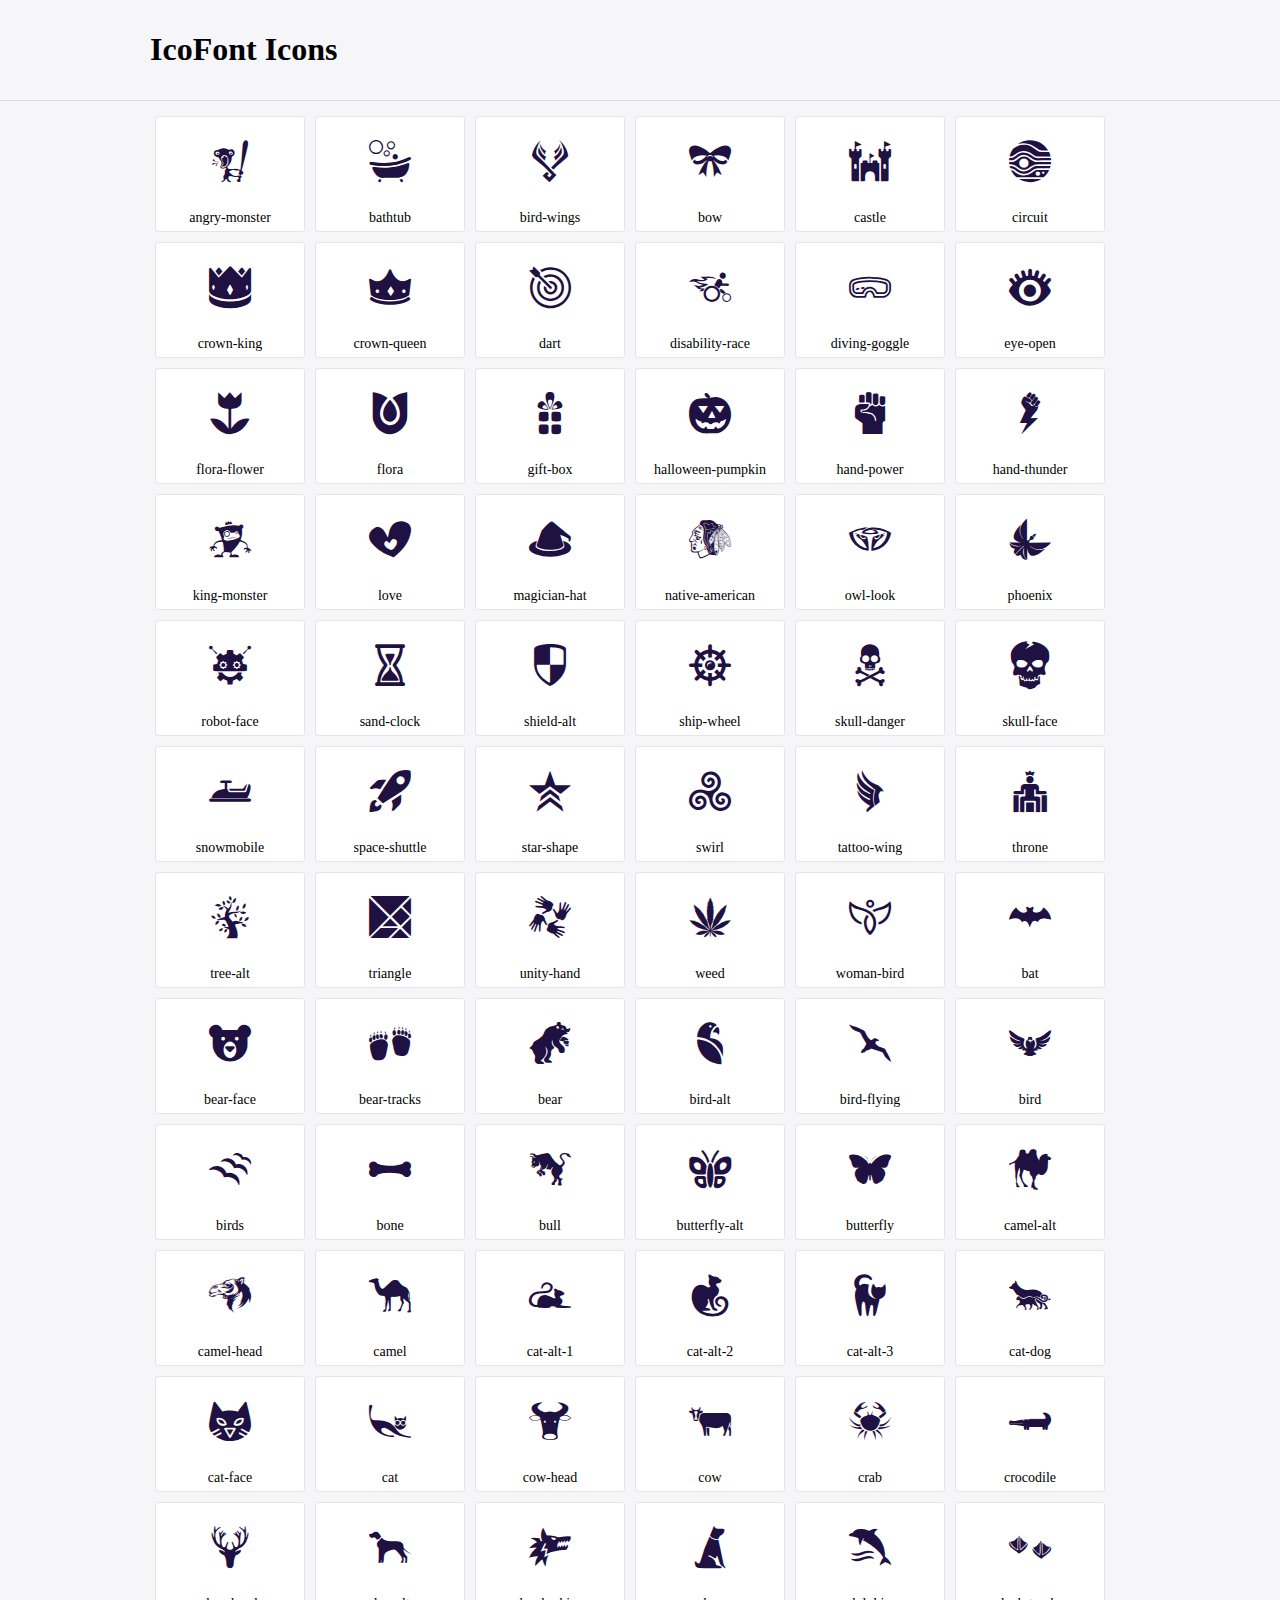
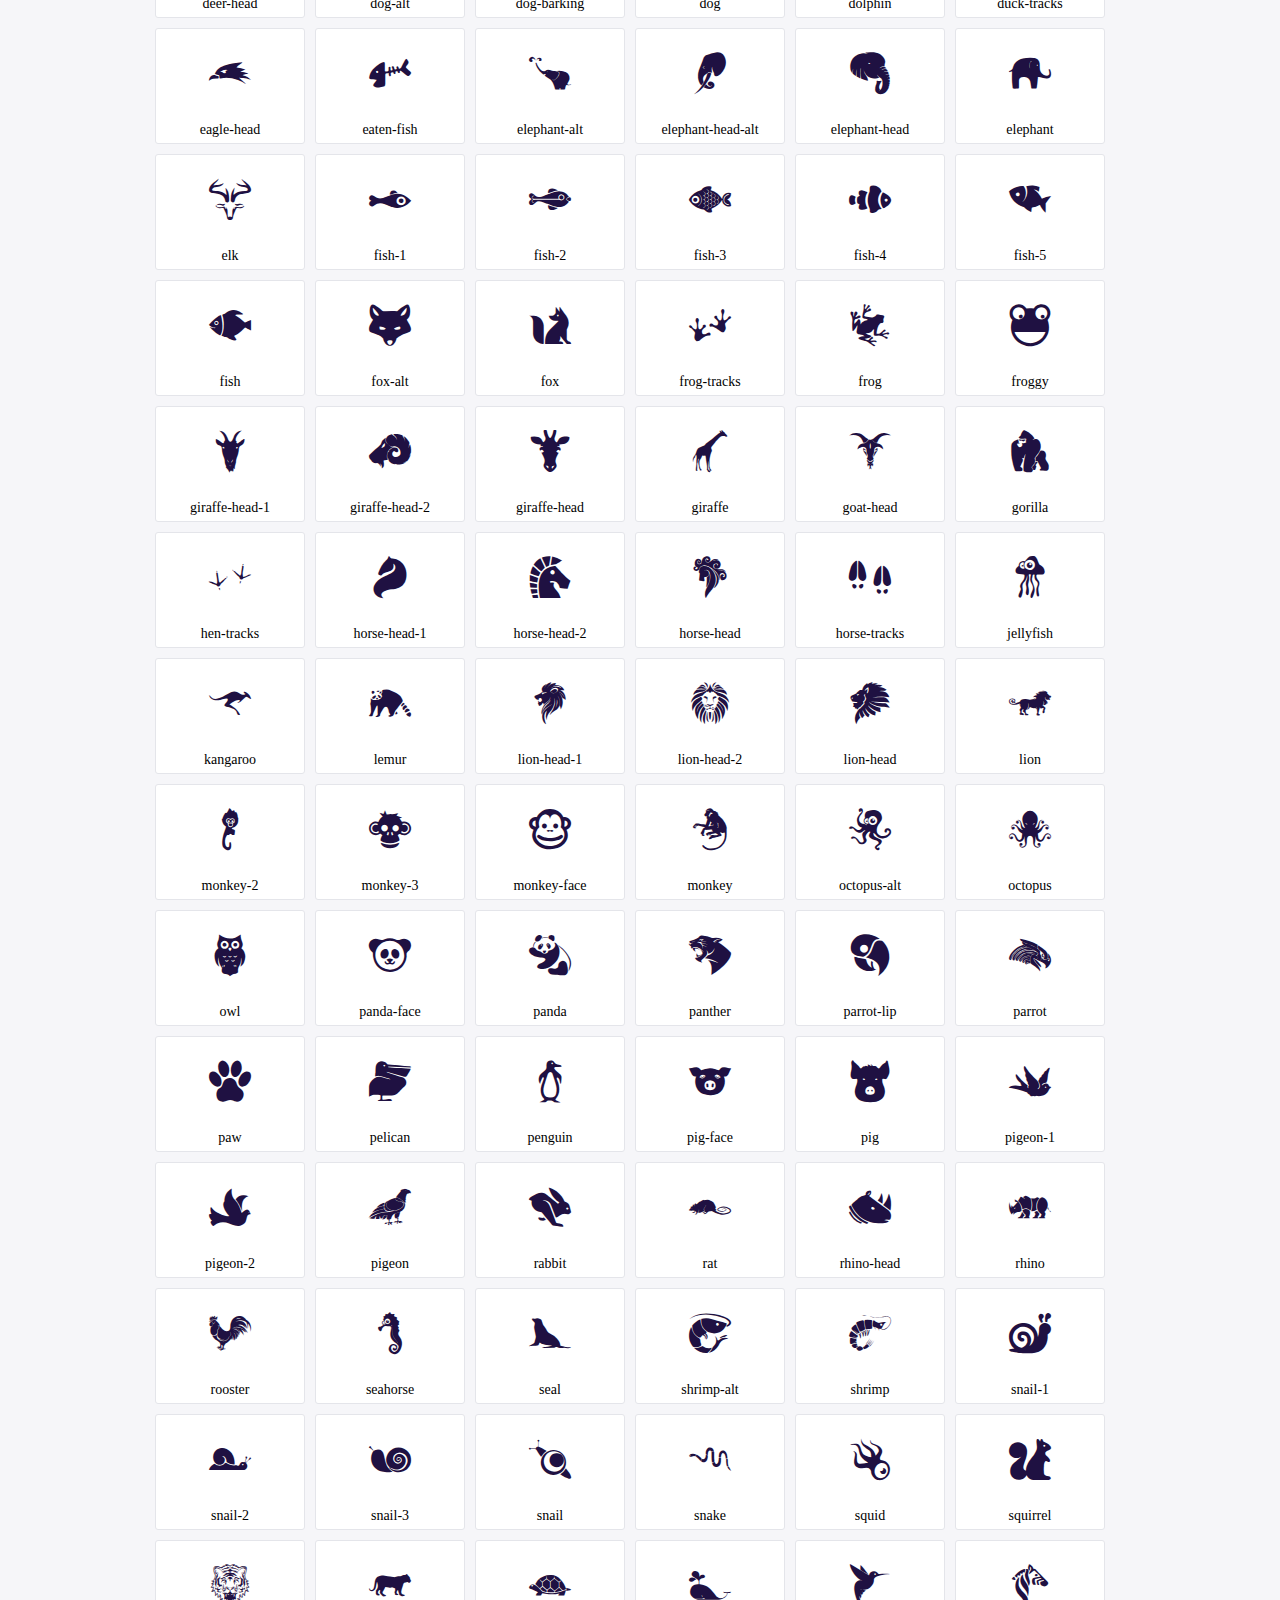
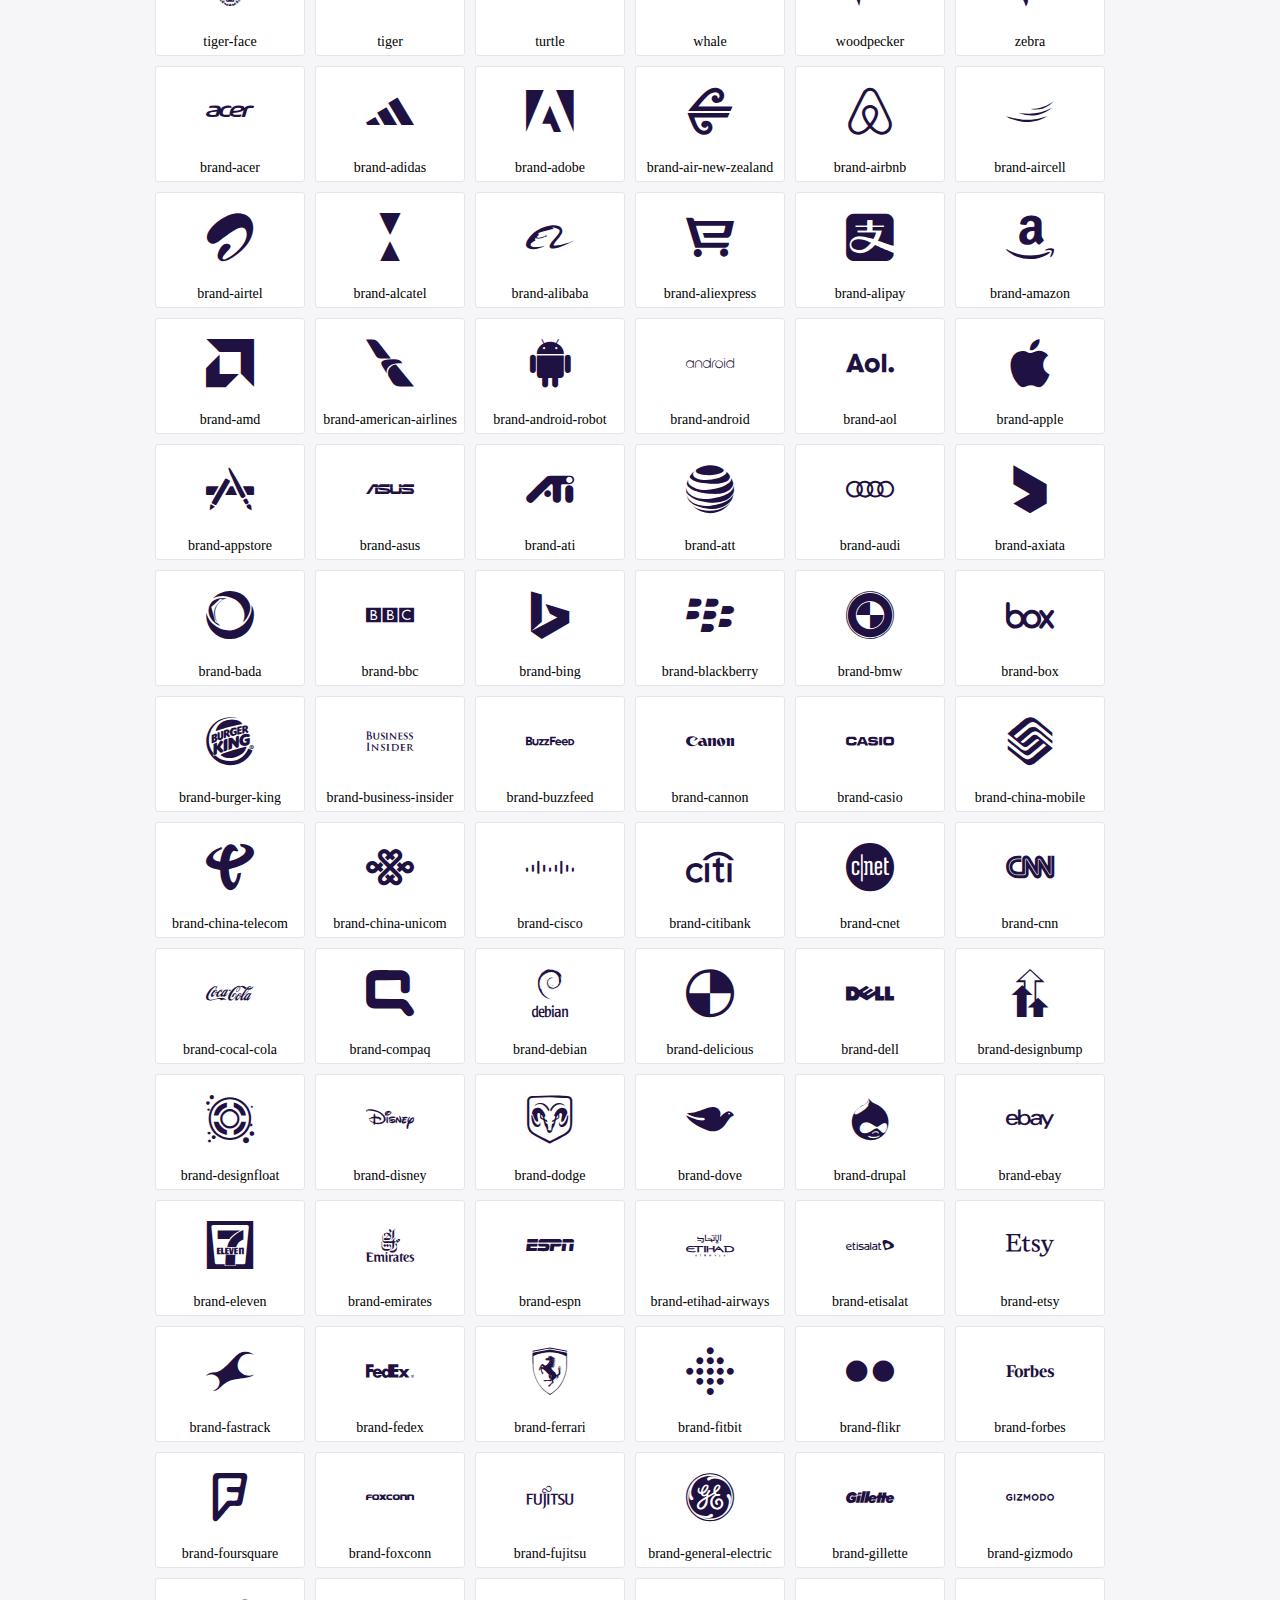
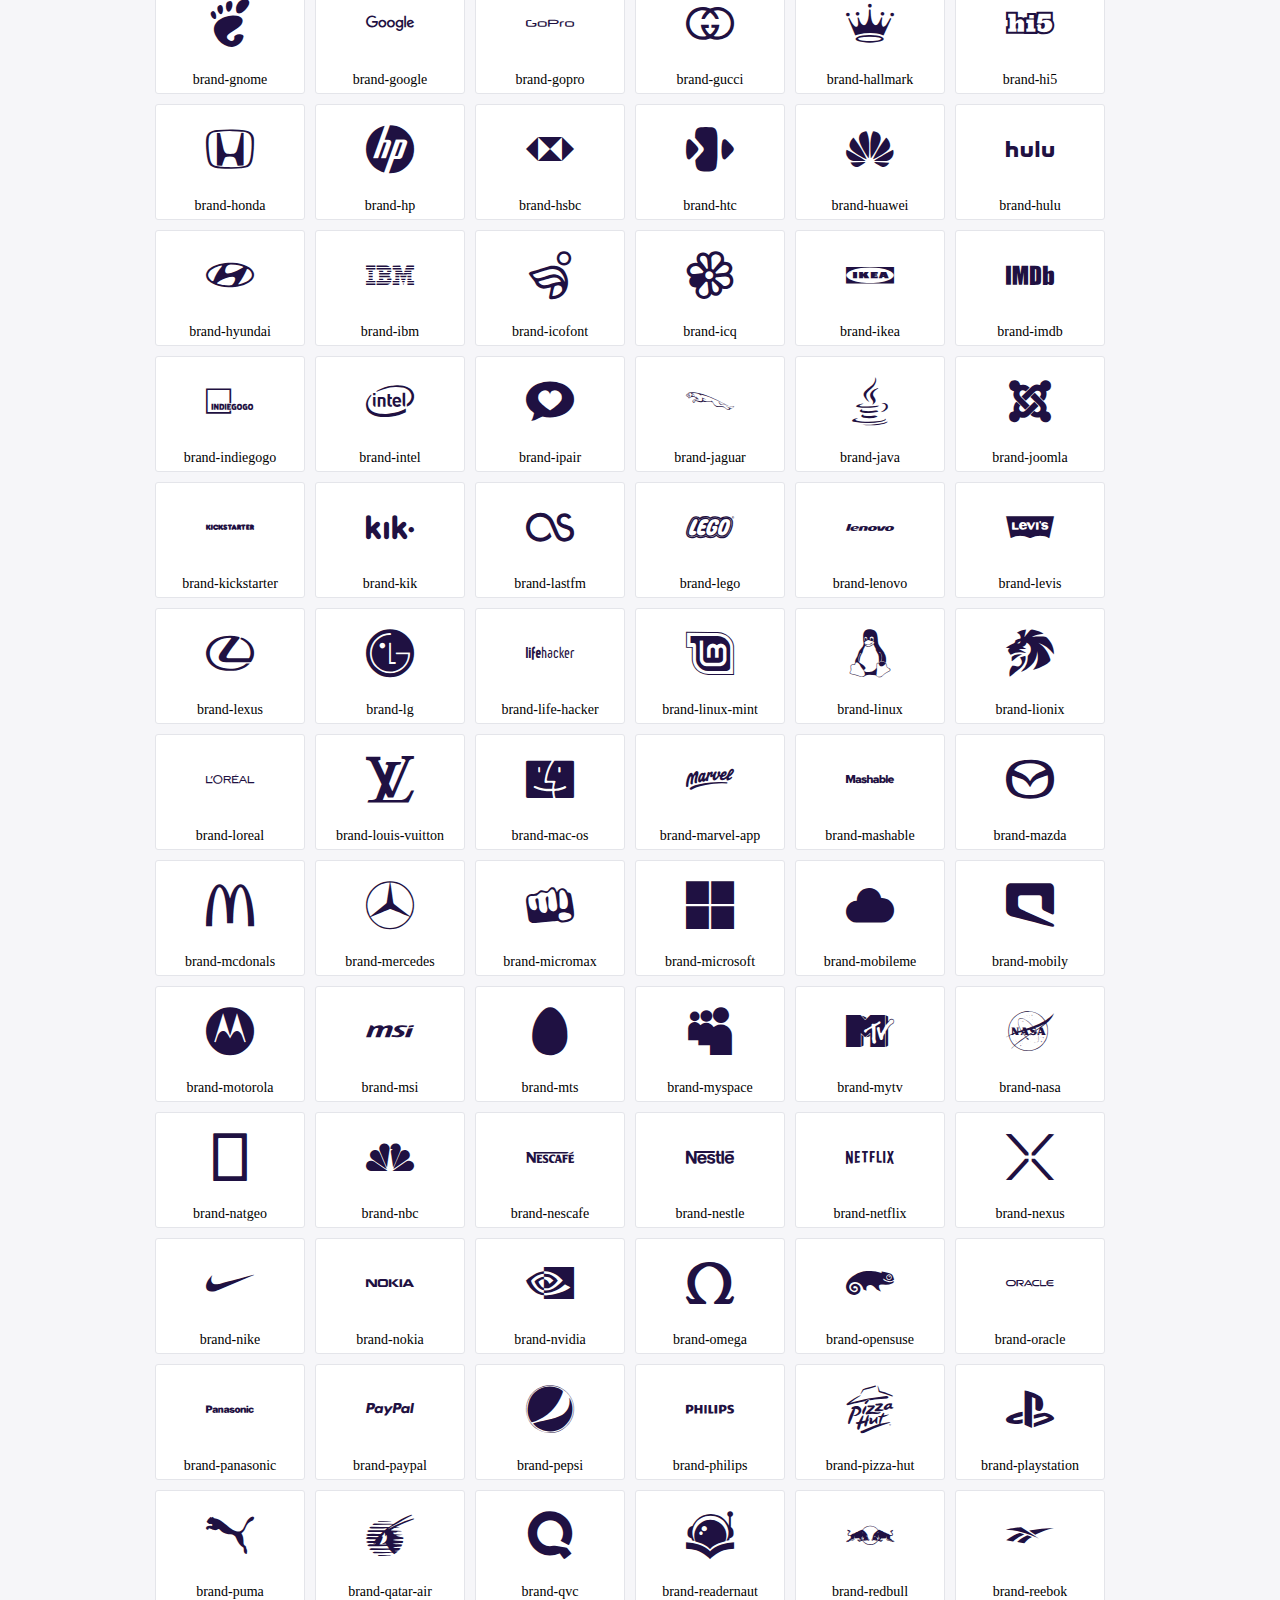
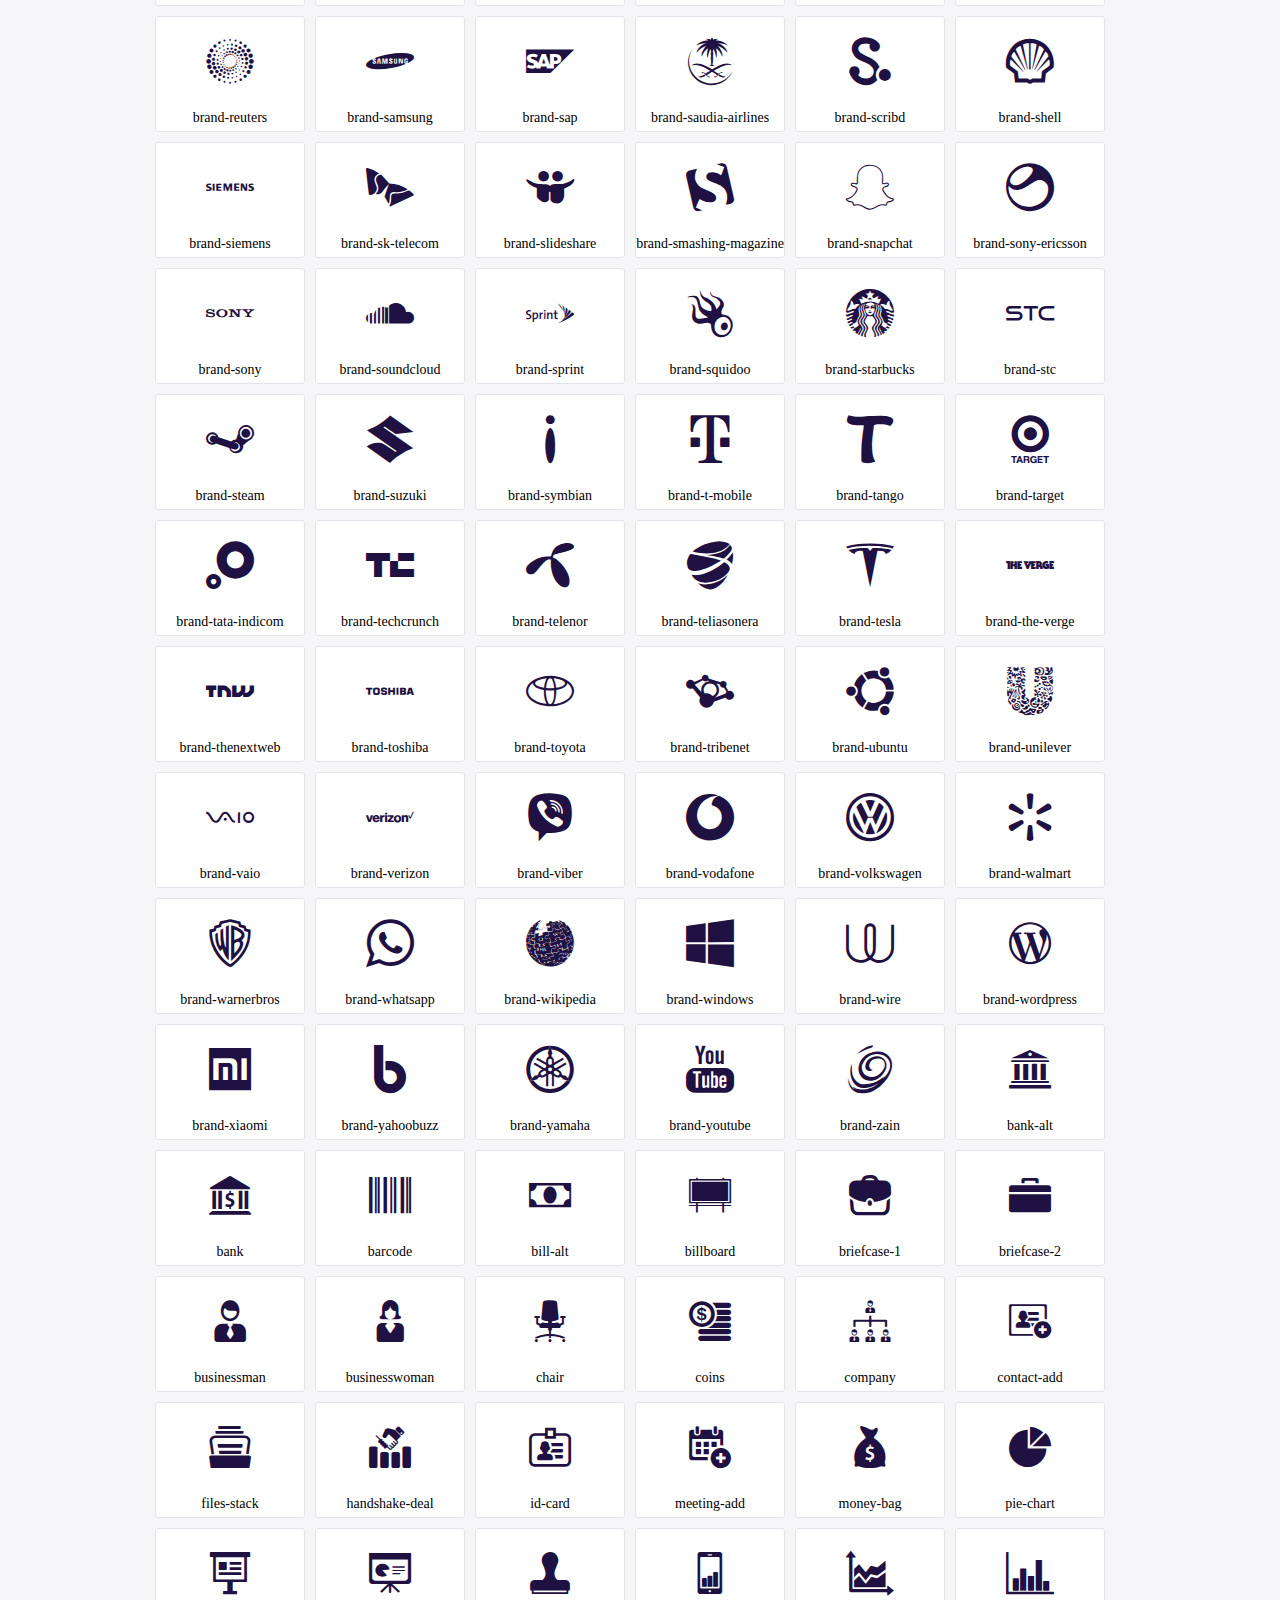
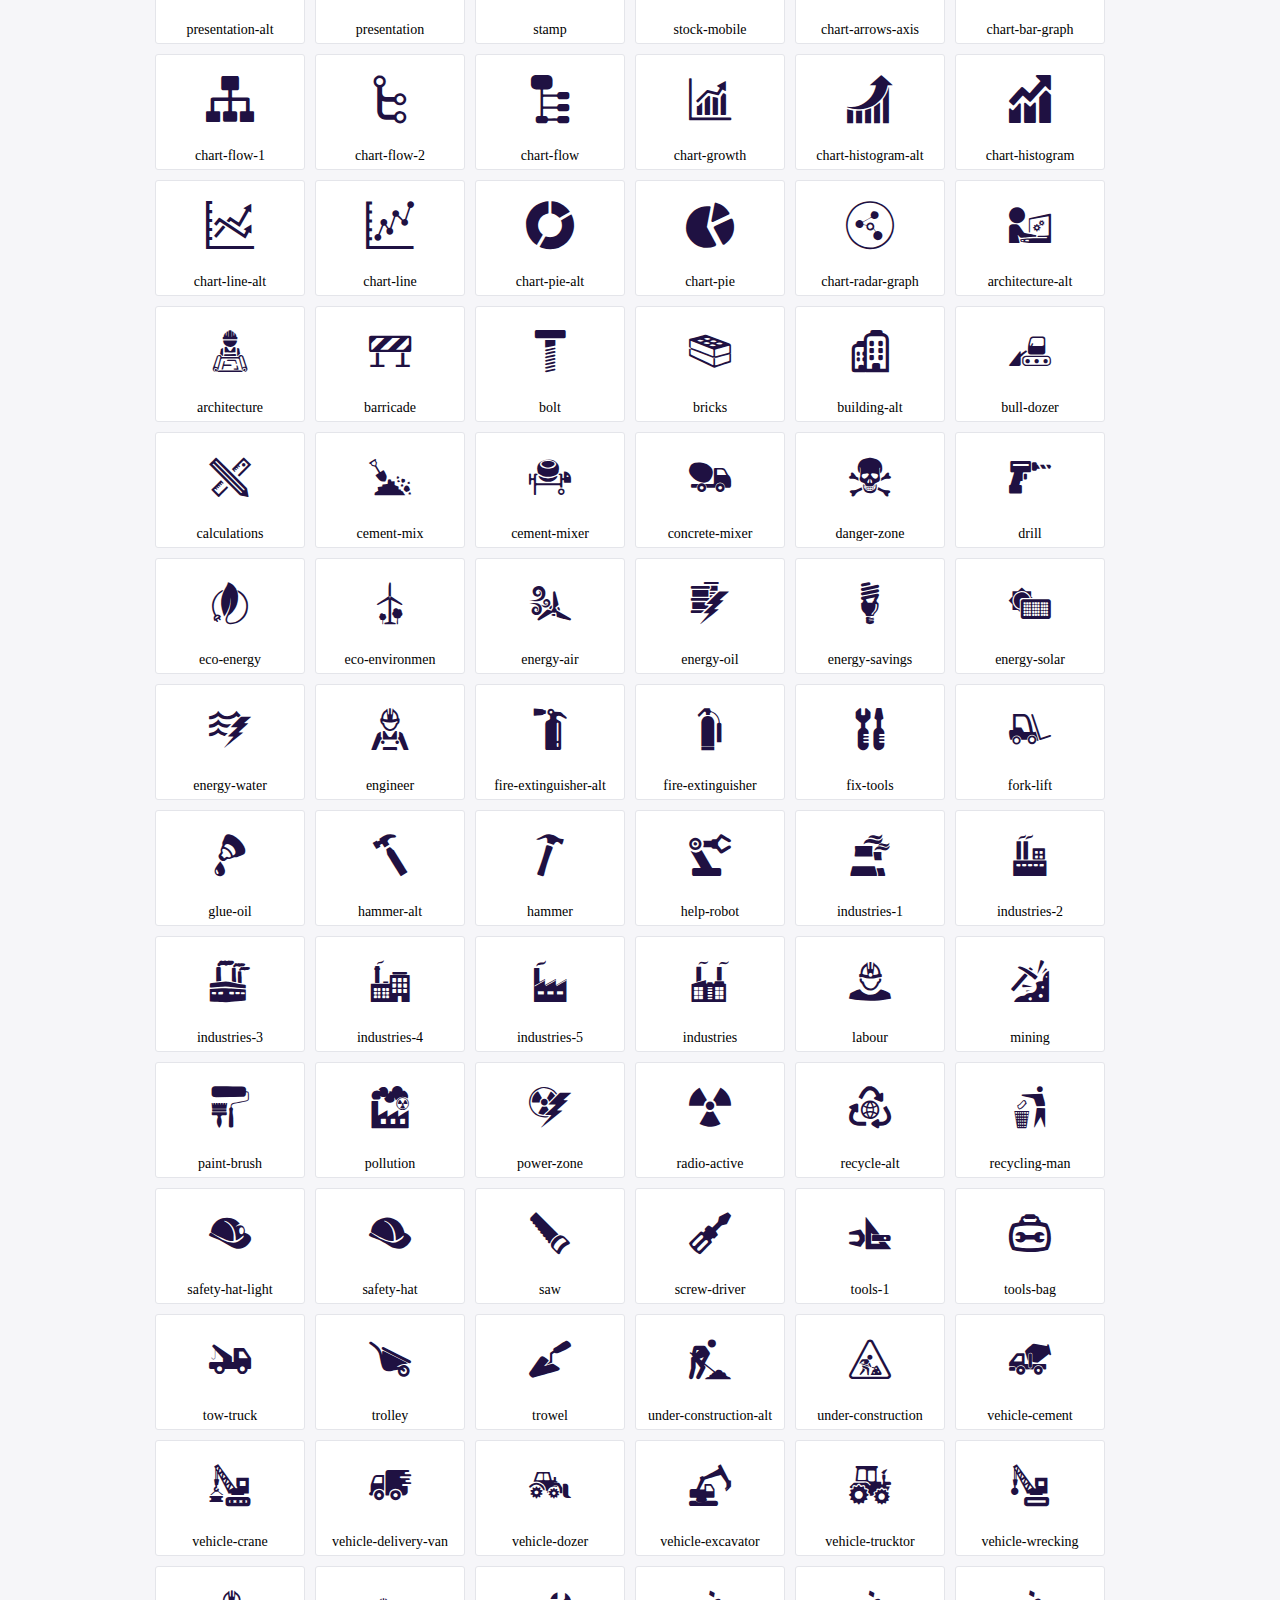
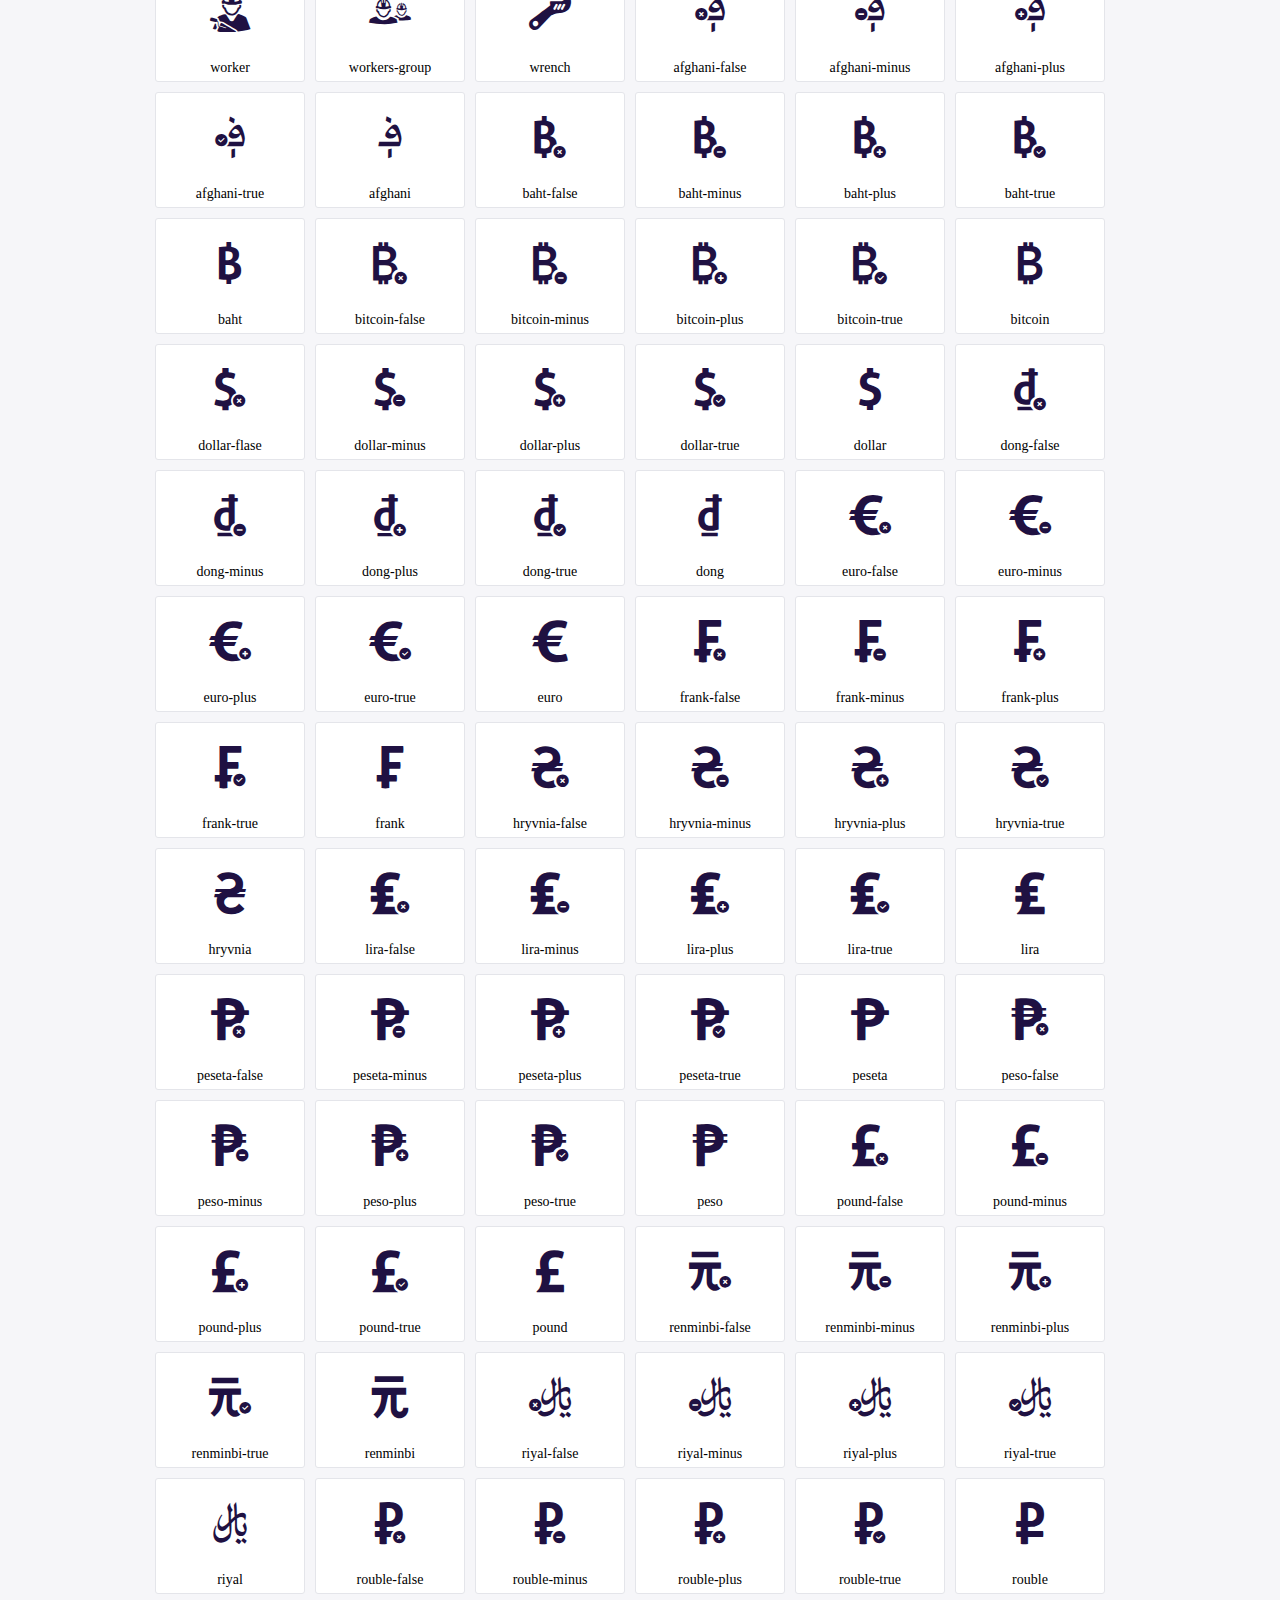
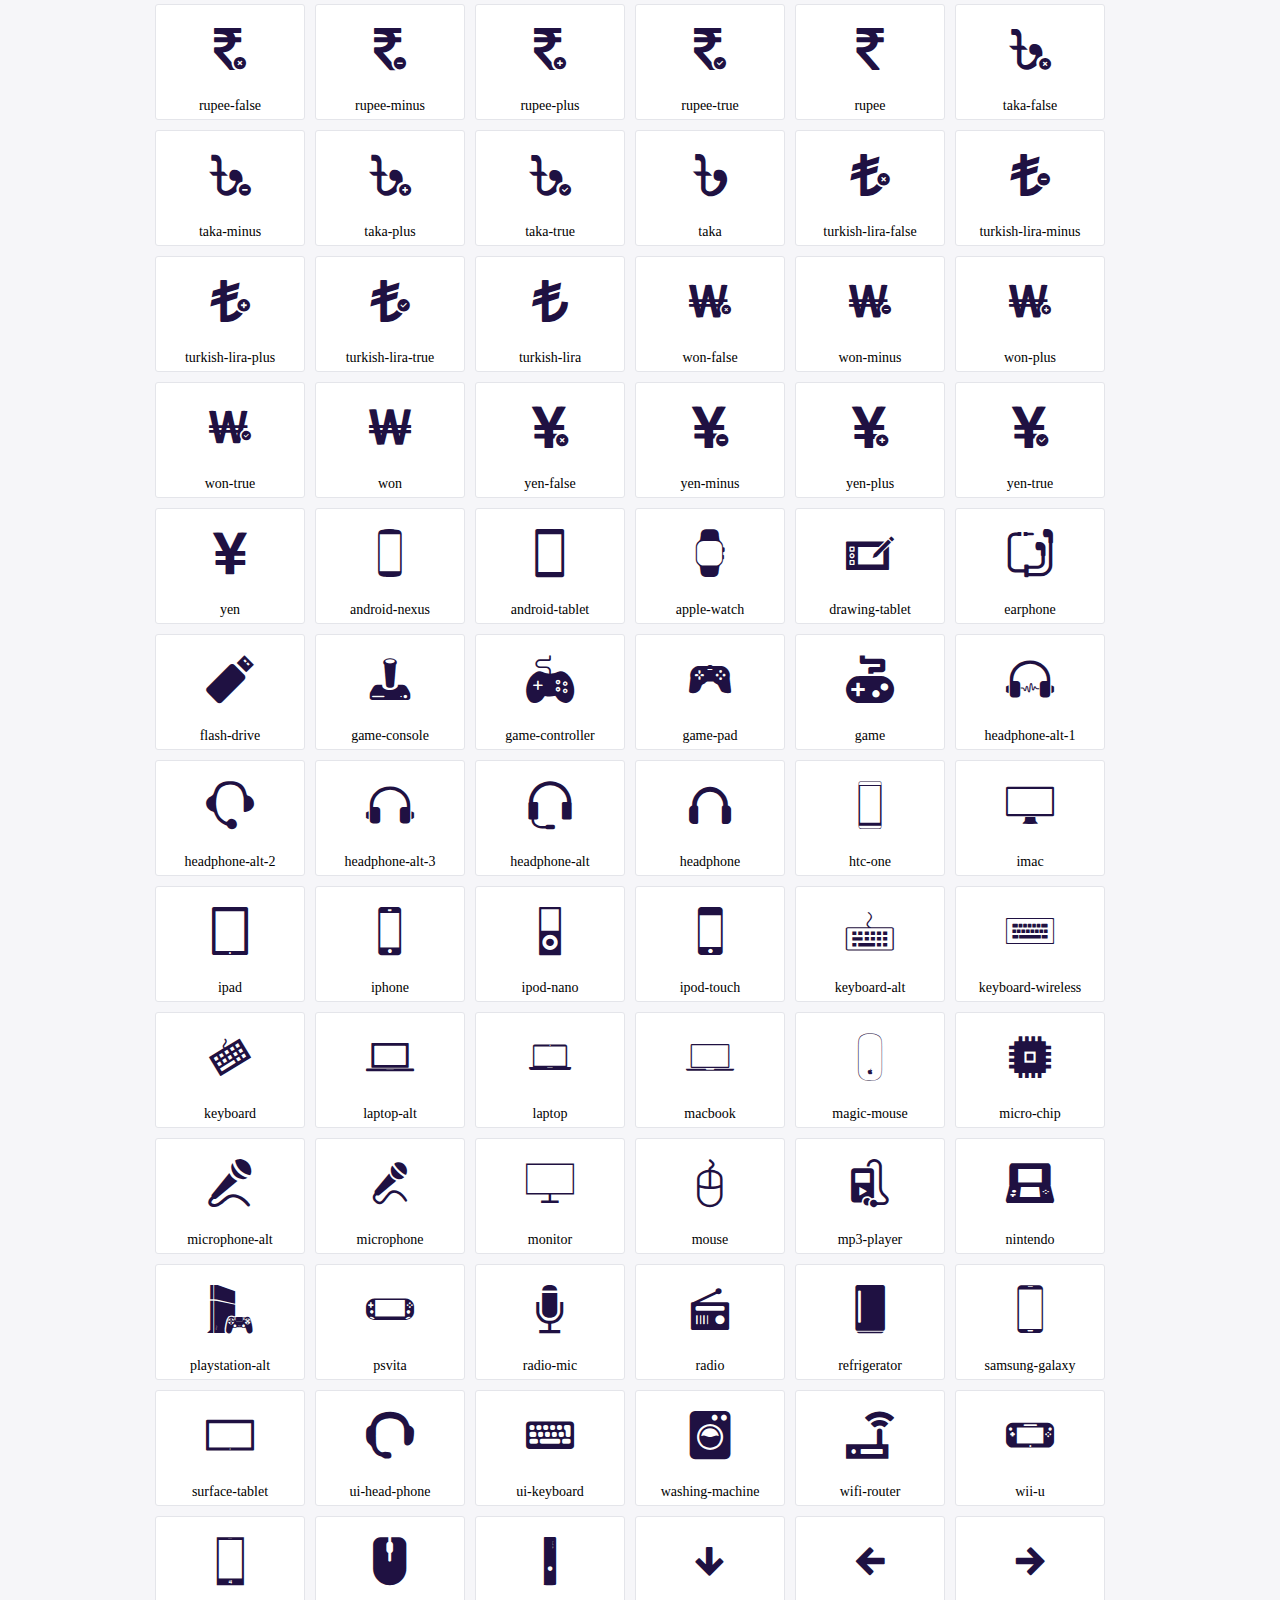
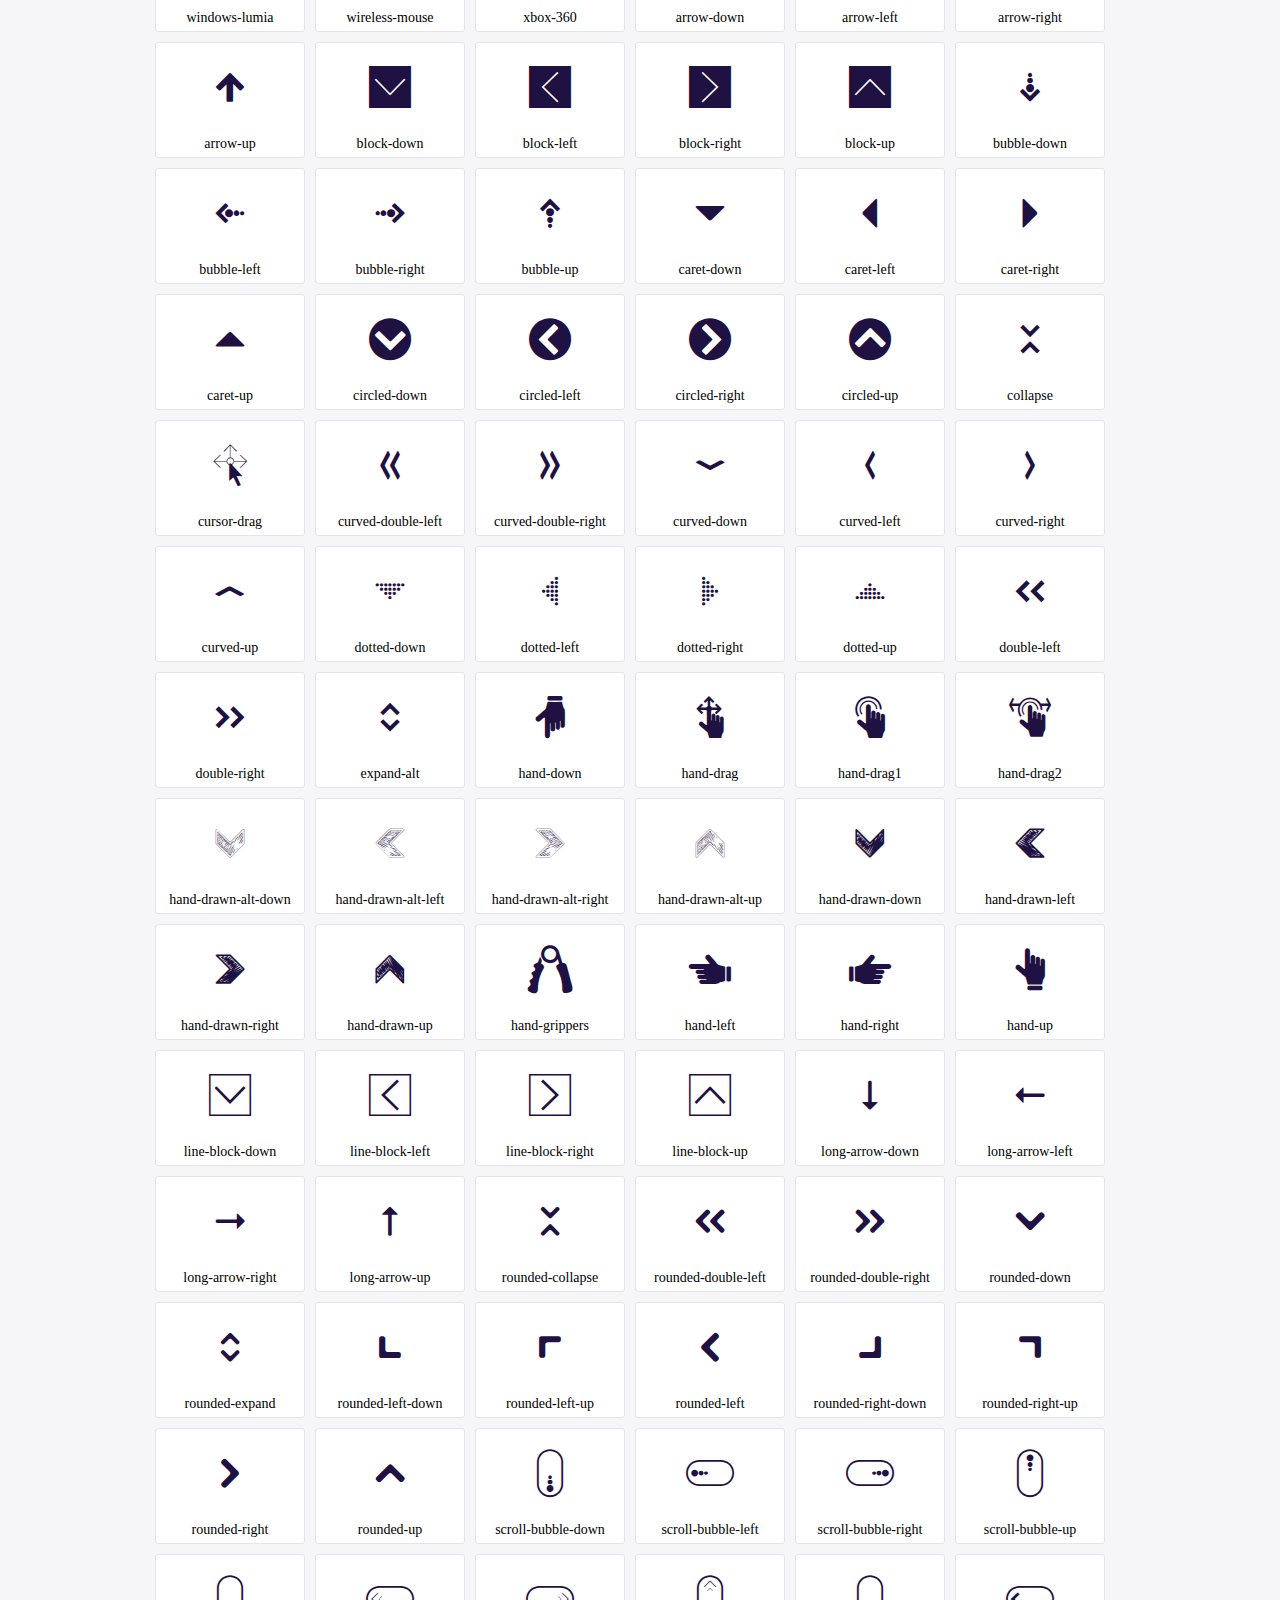
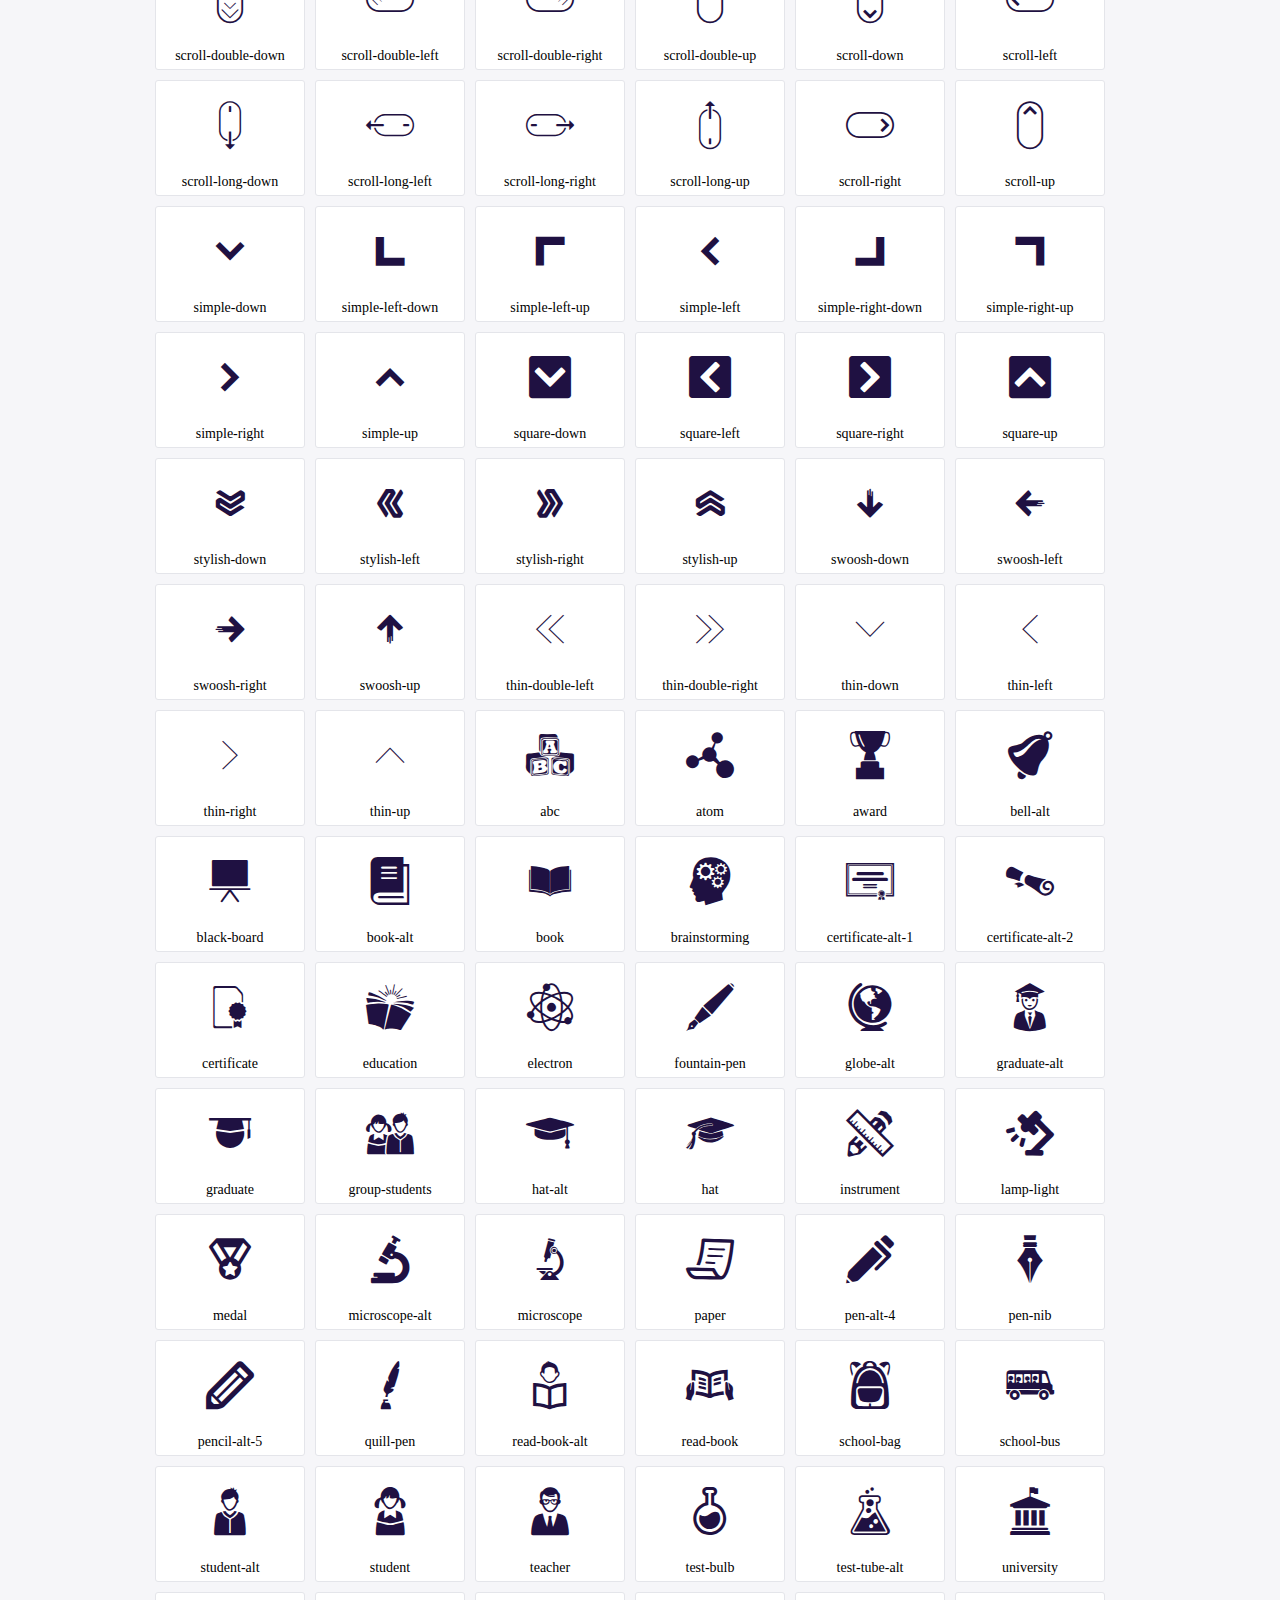
<file: fonts/icofont/demo.html>
<!DOCTYPE html>
	<html>
	<head>
		<meta charset="utf-8">
		<title>Examples | IcoFont</title>
		<link rel="stylesheet" type="text/css" href="./icofont.min.css">
		<style type="text/css">
			body {
				margin: 0;
				padding: 0;
				background: #F6F6F9;
			}
			.header {
				border-bottom: 1px solid #DCDCE1;
				padding: 10px 0;
				margin-bottom: 10px;
			}
			.container {
				width: 980px;
				margin: 0 auto;
			}
			.ico-title {
				font-size: 2em;
			}
			.iconlist {
				margin: 0;
				padding: 0;
				list-style: none;
				text-align: center;
				width: 100%;
				display: flex;
				flex-wrap: wrap;
				flex-direction: row;
			}
			.iconlist li {
				position: relative;
				margin: 5px;
				width: 150px;
				cursor: pointer;
			}
			.iconlist li .icon-holder {
				position: relative;
				text-align: center;
				border-radius: 3px;
				overflow: hidden;
				padding-bottom: 5px;
				background: #ffffff;
				border: 1px solid #E4E5EA;
				transition: all 0.2s linear 0s;
			}
			.iconlist li .icon-holder:hover {
				background: #00C3DA;
				color: #ffffff;
			}
			.iconlist li .icon-holder:hover .icon i {
				color: #ffffff;
			}
			.iconlist li .icon-holder .icon {
				padding: 20px;
				text-align: center;
			}
			.iconlist li .icon-holder .icon i {
				font-size: 3em;
				color: #1F1142;
			}
			.iconlist li .icon-holder span {
				font-size: 14px;
				display: block;
				margin-top: 5px;
				border-radius: 3px;
			}
		</style>
	</head>
	<body>
	<div class="header">
		<div class="container">
			<h1 class="ico-title"> IcoFont Icons </h1>
		</div>
	</div>
	<div class="container">
		<ul class="iconlist">
		
		<li>
			<div class="icon-holder">
				<div class="icon"> 
					<i class="icofont-angry-monster"></i>
				</div> 
				<span> angry-monster </span>
			</div>
		</li>
		
		<li>
			<div class="icon-holder">
				<div class="icon"> 
					<i class="icofont-bathtub"></i>
				</div> 
				<span> bathtub </span>
			</div>
		</li>
		
		<li>
			<div class="icon-holder">
				<div class="icon"> 
					<i class="icofont-bird-wings"></i>
				</div> 
				<span> bird-wings </span>
			</div>
		</li>
		
		<li>
			<div class="icon-holder">
				<div class="icon"> 
					<i class="icofont-bow"></i>
				</div> 
				<span> bow </span>
			</div>
		</li>
		
		<li>
			<div class="icon-holder">
				<div class="icon"> 
					<i class="icofont-castle"></i>
				</div> 
				<span> castle </span>
			</div>
		</li>
		
		<li>
			<div class="icon-holder">
				<div class="icon"> 
					<i class="icofont-circuit"></i>
				</div> 
				<span> circuit </span>
			</div>
		</li>
		
		<li>
			<div class="icon-holder">
				<div class="icon"> 
					<i class="icofont-crown-king"></i>
				</div> 
				<span> crown-king </span>
			</div>
		</li>
		
		<li>
			<div class="icon-holder">
				<div class="icon"> 
					<i class="icofont-crown-queen"></i>
				</div> 
				<span> crown-queen </span>
			</div>
		</li>
		
		<li>
			<div class="icon-holder">
				<div class="icon"> 
					<i class="icofont-dart"></i>
				</div> 
				<span> dart </span>
			</div>
		</li>
		
		<li>
			<div class="icon-holder">
				<div class="icon"> 
					<i class="icofont-disability-race"></i>
				</div> 
				<span> disability-race </span>
			</div>
		</li>
		
		<li>
			<div class="icon-holder">
				<div class="icon"> 
					<i class="icofont-diving-goggle"></i>
				</div> 
				<span> diving-goggle </span>
			</div>
		</li>
		
		<li>
			<div class="icon-holder">
				<div class="icon"> 
					<i class="icofont-eye-open"></i>
				</div> 
				<span> eye-open </span>
			</div>
		</li>
		
		<li>
			<div class="icon-holder">
				<div class="icon"> 
					<i class="icofont-flora-flower"></i>
				</div> 
				<span> flora-flower </span>
			</div>
		</li>
		
		<li>
			<div class="icon-holder">
				<div class="icon"> 
					<i class="icofont-flora"></i>
				</div> 
				<span> flora </span>
			</div>
		</li>
		
		<li>
			<div class="icon-holder">
				<div class="icon"> 
					<i class="icofont-gift-box"></i>
				</div> 
				<span> gift-box </span>
			</div>
		</li>
		
		<li>
			<div class="icon-holder">
				<div class="icon"> 
					<i class="icofont-halloween-pumpkin"></i>
				</div> 
				<span> halloween-pumpkin </span>
			</div>
		</li>
		
		<li>
			<div class="icon-holder">
				<div class="icon"> 
					<i class="icofont-hand-power"></i>
				</div> 
				<span> hand-power </span>
			</div>
		</li>
		
		<li>
			<div class="icon-holder">
				<div class="icon"> 
					<i class="icofont-hand-thunder"></i>
				</div> 
				<span> hand-thunder </span>
			</div>
		</li>
		
		<li>
			<div class="icon-holder">
				<div class="icon"> 
					<i class="icofont-king-monster"></i>
				</div> 
				<span> king-monster </span>
			</div>
		</li>
		
		<li>
			<div class="icon-holder">
				<div class="icon"> 
					<i class="icofont-love"></i>
				</div> 
				<span> love </span>
			</div>
		</li>
		
		<li>
			<div class="icon-holder">
				<div class="icon"> 
					<i class="icofont-magician-hat"></i>
				</div> 
				<span> magician-hat </span>
			</div>
		</li>
		
		<li>
			<div class="icon-holder">
				<div class="icon"> 
					<i class="icofont-native-american"></i>
				</div> 
				<span> native-american </span>
			</div>
		</li>
		
		<li>
			<div class="icon-holder">
				<div class="icon"> 
					<i class="icofont-owl-look"></i>
				</div> 
				<span> owl-look </span>
			</div>
		</li>
		
		<li>
			<div class="icon-holder">
				<div class="icon"> 
					<i class="icofont-phoenix"></i>
				</div> 
				<span> phoenix </span>
			</div>
		</li>
		
		<li>
			<div class="icon-holder">
				<div class="icon"> 
					<i class="icofont-robot-face"></i>
				</div> 
				<span> robot-face </span>
			</div>
		</li>
		
		<li>
			<div class="icon-holder">
				<div class="icon"> 
					<i class="icofont-sand-clock"></i>
				</div> 
				<span> sand-clock </span>
			</div>
		</li>
		
		<li>
			<div class="icon-holder">
				<div class="icon"> 
					<i class="icofont-shield-alt"></i>
				</div> 
				<span> shield-alt </span>
			</div>
		</li>
		
		<li>
			<div class="icon-holder">
				<div class="icon"> 
					<i class="icofont-ship-wheel"></i>
				</div> 
				<span> ship-wheel </span>
			</div>
		</li>
		
		<li>
			<div class="icon-holder">
				<div class="icon"> 
					<i class="icofont-skull-danger"></i>
				</div> 
				<span> skull-danger </span>
			</div>
		</li>
		
		<li>
			<div class="icon-holder">
				<div class="icon"> 
					<i class="icofont-skull-face"></i>
				</div> 
				<span> skull-face </span>
			</div>
		</li>
		
		<li>
			<div class="icon-holder">
				<div class="icon"> 
					<i class="icofont-snowmobile"></i>
				</div> 
				<span> snowmobile </span>
			</div>
		</li>
		
		<li>
			<div class="icon-holder">
				<div class="icon"> 
					<i class="icofont-space-shuttle"></i>
				</div> 
				<span> space-shuttle </span>
			</div>
		</li>
		
		<li>
			<div class="icon-holder">
				<div class="icon"> 
					<i class="icofont-star-shape"></i>
				</div> 
				<span> star-shape </span>
			</div>
		</li>
		
		<li>
			<div class="icon-holder">
				<div class="icon"> 
					<i class="icofont-swirl"></i>
				</div> 
				<span> swirl </span>
			</div>
		</li>
		
		<li>
			<div class="icon-holder">
				<div class="icon"> 
					<i class="icofont-tattoo-wing"></i>
				</div> 
				<span> tattoo-wing </span>
			</div>
		</li>
		
		<li>
			<div class="icon-holder">
				<div class="icon"> 
					<i class="icofont-throne"></i>
				</div> 
				<span> throne </span>
			</div>
		</li>
		
		<li>
			<div class="icon-holder">
				<div class="icon"> 
					<i class="icofont-tree-alt"></i>
				</div> 
				<span> tree-alt </span>
			</div>
		</li>
		
		<li>
			<div class="icon-holder">
				<div class="icon"> 
					<i class="icofont-triangle"></i>
				</div> 
				<span> triangle </span>
			</div>
		</li>
		
		<li>
			<div class="icon-holder">
				<div class="icon"> 
					<i class="icofont-unity-hand"></i>
				</div> 
				<span> unity-hand </span>
			</div>
		</li>
		
		<li>
			<div class="icon-holder">
				<div class="icon"> 
					<i class="icofont-weed"></i>
				</div> 
				<span> weed </span>
			</div>
		</li>
		
		<li>
			<div class="icon-holder">
				<div class="icon"> 
					<i class="icofont-woman-bird"></i>
				</div> 
				<span> woman-bird </span>
			</div>
		</li>
		
		<li>
			<div class="icon-holder">
				<div class="icon"> 
					<i class="icofont-bat"></i>
				</div> 
				<span> bat </span>
			</div>
		</li>
		
		<li>
			<div class="icon-holder">
				<div class="icon"> 
					<i class="icofont-bear-face"></i>
				</div> 
				<span> bear-face </span>
			</div>
		</li>
		
		<li>
			<div class="icon-holder">
				<div class="icon"> 
					<i class="icofont-bear-tracks"></i>
				</div> 
				<span> bear-tracks </span>
			</div>
		</li>
		
		<li>
			<div class="icon-holder">
				<div class="icon"> 
					<i class="icofont-bear"></i>
				</div> 
				<span> bear </span>
			</div>
		</li>
		
		<li>
			<div class="icon-holder">
				<div class="icon"> 
					<i class="icofont-bird-alt"></i>
				</div> 
				<span> bird-alt </span>
			</div>
		</li>
		
		<li>
			<div class="icon-holder">
				<div class="icon"> 
					<i class="icofont-bird-flying"></i>
				</div> 
				<span> bird-flying </span>
			</div>
		</li>
		
		<li>
			<div class="icon-holder">
				<div class="icon"> 
					<i class="icofont-bird"></i>
				</div> 
				<span> bird </span>
			</div>
		</li>
		
		<li>
			<div class="icon-holder">
				<div class="icon"> 
					<i class="icofont-birds"></i>
				</div> 
				<span> birds </span>
			</div>
		</li>
		
		<li>
			<div class="icon-holder">
				<div class="icon"> 
					<i class="icofont-bone"></i>
				</div> 
				<span> bone </span>
			</div>
		</li>
		
		<li>
			<div class="icon-holder">
				<div class="icon"> 
					<i class="icofont-bull"></i>
				</div> 
				<span> bull </span>
			</div>
		</li>
		
		<li>
			<div class="icon-holder">
				<div class="icon"> 
					<i class="icofont-butterfly-alt"></i>
				</div> 
				<span> butterfly-alt </span>
			</div>
		</li>
		
		<li>
			<div class="icon-holder">
				<div class="icon"> 
					<i class="icofont-butterfly"></i>
				</div> 
				<span> butterfly </span>
			</div>
		</li>
		
		<li>
			<div class="icon-holder">
				<div class="icon"> 
					<i class="icofont-camel-alt"></i>
				</div> 
				<span> camel-alt </span>
			</div>
		</li>
		
		<li>
			<div class="icon-holder">
				<div class="icon"> 
					<i class="icofont-camel-head"></i>
				</div> 
				<span> camel-head </span>
			</div>
		</li>
		
		<li>
			<div class="icon-holder">
				<div class="icon"> 
					<i class="icofont-camel"></i>
				</div> 
				<span> camel </span>
			</div>
		</li>
		
		<li>
			<div class="icon-holder">
				<div class="icon"> 
					<i class="icofont-cat-alt-1"></i>
				</div> 
				<span> cat-alt-1 </span>
			</div>
		</li>
		
		<li>
			<div class="icon-holder">
				<div class="icon"> 
					<i class="icofont-cat-alt-2"></i>
				</div> 
				<span> cat-alt-2 </span>
			</div>
		</li>
		
		<li>
			<div class="icon-holder">
				<div class="icon"> 
					<i class="icofont-cat-alt-3"></i>
				</div> 
				<span> cat-alt-3 </span>
			</div>
		</li>
		
		<li>
			<div class="icon-holder">
				<div class="icon"> 
					<i class="icofont-cat-dog"></i>
				</div> 
				<span> cat-dog </span>
			</div>
		</li>
		
		<li>
			<div class="icon-holder">
				<div class="icon"> 
					<i class="icofont-cat-face"></i>
				</div> 
				<span> cat-face </span>
			</div>
		</li>
		
		<li>
			<div class="icon-holder">
				<div class="icon"> 
					<i class="icofont-cat"></i>
				</div> 
				<span> cat </span>
			</div>
		</li>
		
		<li>
			<div class="icon-holder">
				<div class="icon"> 
					<i class="icofont-cow-head"></i>
				</div> 
				<span> cow-head </span>
			</div>
		</li>
		
		<li>
			<div class="icon-holder">
				<div class="icon"> 
					<i class="icofont-cow"></i>
				</div> 
				<span> cow </span>
			</div>
		</li>
		
		<li>
			<div class="icon-holder">
				<div class="icon"> 
					<i class="icofont-crab"></i>
				</div> 
				<span> crab </span>
			</div>
		</li>
		
		<li>
			<div class="icon-holder">
				<div class="icon"> 
					<i class="icofont-crocodile"></i>
				</div> 
				<span> crocodile </span>
			</div>
		</li>
		
		<li>
			<div class="icon-holder">
				<div class="icon"> 
					<i class="icofont-deer-head"></i>
				</div> 
				<span> deer-head </span>
			</div>
		</li>
		
		<li>
			<div class="icon-holder">
				<div class="icon"> 
					<i class="icofont-dog-alt"></i>
				</div> 
				<span> dog-alt </span>
			</div>
		</li>
		
		<li>
			<div class="icon-holder">
				<div class="icon"> 
					<i class="icofont-dog-barking"></i>
				</div> 
				<span> dog-barking </span>
			</div>
		</li>
		
		<li>
			<div class="icon-holder">
				<div class="icon"> 
					<i class="icofont-dog"></i>
				</div> 
				<span> dog </span>
			</div>
		</li>
		
		<li>
			<div class="icon-holder">
				<div class="icon"> 
					<i class="icofont-dolphin"></i>
				</div> 
				<span> dolphin </span>
			</div>
		</li>
		
		<li>
			<div class="icon-holder">
				<div class="icon"> 
					<i class="icofont-duck-tracks"></i>
				</div> 
				<span> duck-tracks </span>
			</div>
		</li>
		
		<li>
			<div class="icon-holder">
				<div class="icon"> 
					<i class="icofont-eagle-head"></i>
				</div> 
				<span> eagle-head </span>
			</div>
		</li>
		
		<li>
			<div class="icon-holder">
				<div class="icon"> 
					<i class="icofont-eaten-fish"></i>
				</div> 
				<span> eaten-fish </span>
			</div>
		</li>
		
		<li>
			<div class="icon-holder">
				<div class="icon"> 
					<i class="icofont-elephant-alt"></i>
				</div> 
				<span> elephant-alt </span>
			</div>
		</li>
		
		<li>
			<div class="icon-holder">
				<div class="icon"> 
					<i class="icofont-elephant-head-alt"></i>
				</div> 
				<span> elephant-head-alt </span>
			</div>
		</li>
		
		<li>
			<div class="icon-holder">
				<div class="icon"> 
					<i class="icofont-elephant-head"></i>
				</div> 
				<span> elephant-head </span>
			</div>
		</li>
		
		<li>
			<div class="icon-holder">
				<div class="icon"> 
					<i class="icofont-elephant"></i>
				</div> 
				<span> elephant </span>
			</div>
		</li>
		
		<li>
			<div class="icon-holder">
				<div class="icon"> 
					<i class="icofont-elk"></i>
				</div> 
				<span> elk </span>
			</div>
		</li>
		
		<li>
			<div class="icon-holder">
				<div class="icon"> 
					<i class="icofont-fish-1"></i>
				</div> 
				<span> fish-1 </span>
			</div>
		</li>
		
		<li>
			<div class="icon-holder">
				<div class="icon"> 
					<i class="icofont-fish-2"></i>
				</div> 
				<span> fish-2 </span>
			</div>
		</li>
		
		<li>
			<div class="icon-holder">
				<div class="icon"> 
					<i class="icofont-fish-3"></i>
				</div> 
				<span> fish-3 </span>
			</div>
		</li>
		
		<li>
			<div class="icon-holder">
				<div class="icon"> 
					<i class="icofont-fish-4"></i>
				</div> 
				<span> fish-4 </span>
			</div>
		</li>
		
		<li>
			<div class="icon-holder">
				<div class="icon"> 
					<i class="icofont-fish-5"></i>
				</div> 
				<span> fish-5 </span>
			</div>
		</li>
		
		<li>
			<div class="icon-holder">
				<div class="icon"> 
					<i class="icofont-fish"></i>
				</div> 
				<span> fish </span>
			</div>
		</li>
		
		<li>
			<div class="icon-holder">
				<div class="icon"> 
					<i class="icofont-fox-alt"></i>
				</div> 
				<span> fox-alt </span>
			</div>
		</li>
		
		<li>
			<div class="icon-holder">
				<div class="icon"> 
					<i class="icofont-fox"></i>
				</div> 
				<span> fox </span>
			</div>
		</li>
		
		<li>
			<div class="icon-holder">
				<div class="icon"> 
					<i class="icofont-frog-tracks"></i>
				</div> 
				<span> frog-tracks </span>
			</div>
		</li>
		
		<li>
			<div class="icon-holder">
				<div class="icon"> 
					<i class="icofont-frog"></i>
				</div> 
				<span> frog </span>
			</div>
		</li>
		
		<li>
			<div class="icon-holder">
				<div class="icon"> 
					<i class="icofont-froggy"></i>
				</div> 
				<span> froggy </span>
			</div>
		</li>
		
		<li>
			<div class="icon-holder">
				<div class="icon"> 
					<i class="icofont-giraffe-head-1"></i>
				</div> 
				<span> giraffe-head-1 </span>
			</div>
		</li>
		
		<li>
			<div class="icon-holder">
				<div class="icon"> 
					<i class="icofont-giraffe-head-2"></i>
				</div> 
				<span> giraffe-head-2 </span>
			</div>
		</li>
		
		<li>
			<div class="icon-holder">
				<div class="icon"> 
					<i class="icofont-giraffe-head"></i>
				</div> 
				<span> giraffe-head </span>
			</div>
		</li>
		
		<li>
			<div class="icon-holder">
				<div class="icon"> 
					<i class="icofont-giraffe"></i>
				</div> 
				<span> giraffe </span>
			</div>
		</li>
		
		<li>
			<div class="icon-holder">
				<div class="icon"> 
					<i class="icofont-goat-head"></i>
				</div> 
				<span> goat-head </span>
			</div>
		</li>
		
		<li>
			<div class="icon-holder">
				<div class="icon"> 
					<i class="icofont-gorilla"></i>
				</div> 
				<span> gorilla </span>
			</div>
		</li>
		
		<li>
			<div class="icon-holder">
				<div class="icon"> 
					<i class="icofont-hen-tracks"></i>
				</div> 
				<span> hen-tracks </span>
			</div>
		</li>
		
		<li>
			<div class="icon-holder">
				<div class="icon"> 
					<i class="icofont-horse-head-1"></i>
				</div> 
				<span> horse-head-1 </span>
			</div>
		</li>
		
		<li>
			<div class="icon-holder">
				<div class="icon"> 
					<i class="icofont-horse-head-2"></i>
				</div> 
				<span> horse-head-2 </span>
			</div>
		</li>
		
		<li>
			<div class="icon-holder">
				<div class="icon"> 
					<i class="icofont-horse-head"></i>
				</div> 
				<span> horse-head </span>
			</div>
		</li>
		
		<li>
			<div class="icon-holder">
				<div class="icon"> 
					<i class="icofont-horse-tracks"></i>
				</div> 
				<span> horse-tracks </span>
			</div>
		</li>
		
		<li>
			<div class="icon-holder">
				<div class="icon"> 
					<i class="icofont-jellyfish"></i>
				</div> 
				<span> jellyfish </span>
			</div>
		</li>
		
		<li>
			<div class="icon-holder">
				<div class="icon"> 
					<i class="icofont-kangaroo"></i>
				</div> 
				<span> kangaroo </span>
			</div>
		</li>
		
		<li>
			<div class="icon-holder">
				<div class="icon"> 
					<i class="icofont-lemur"></i>
				</div> 
				<span> lemur </span>
			</div>
		</li>
		
		<li>
			<div class="icon-holder">
				<div class="icon"> 
					<i class="icofont-lion-head-1"></i>
				</div> 
				<span> lion-head-1 </span>
			</div>
		</li>
		
		<li>
			<div class="icon-holder">
				<div class="icon"> 
					<i class="icofont-lion-head-2"></i>
				</div> 
				<span> lion-head-2 </span>
			</div>
		</li>
		
		<li>
			<div class="icon-holder">
				<div class="icon"> 
					<i class="icofont-lion-head"></i>
				</div> 
				<span> lion-head </span>
			</div>
		</li>
		
		<li>
			<div class="icon-holder">
				<div class="icon"> 
					<i class="icofont-lion"></i>
				</div> 
				<span> lion </span>
			</div>
		</li>
		
		<li>
			<div class="icon-holder">
				<div class="icon"> 
					<i class="icofont-monkey-2"></i>
				</div> 
				<span> monkey-2 </span>
			</div>
		</li>
		
		<li>
			<div class="icon-holder">
				<div class="icon"> 
					<i class="icofont-monkey-3"></i>
				</div> 
				<span> monkey-3 </span>
			</div>
		</li>
		
		<li>
			<div class="icon-holder">
				<div class="icon"> 
					<i class="icofont-monkey-face"></i>
				</div> 
				<span> monkey-face </span>
			</div>
		</li>
		
		<li>
			<div class="icon-holder">
				<div class="icon"> 
					<i class="icofont-monkey"></i>
				</div> 
				<span> monkey </span>
			</div>
		</li>
		
		<li>
			<div class="icon-holder">
				<div class="icon"> 
					<i class="icofont-octopus-alt"></i>
				</div> 
				<span> octopus-alt </span>
			</div>
		</li>
		
		<li>
			<div class="icon-holder">
				<div class="icon"> 
					<i class="icofont-octopus"></i>
				</div> 
				<span> octopus </span>
			</div>
		</li>
		
		<li>
			<div class="icon-holder">
				<div class="icon"> 
					<i class="icofont-owl"></i>
				</div> 
				<span> owl </span>
			</div>
		</li>
		
		<li>
			<div class="icon-holder">
				<div class="icon"> 
					<i class="icofont-panda-face"></i>
				</div> 
				<span> panda-face </span>
			</div>
		</li>
		
		<li>
			<div class="icon-holder">
				<div class="icon"> 
					<i class="icofont-panda"></i>
				</div> 
				<span> panda </span>
			</div>
		</li>
		
		<li>
			<div class="icon-holder">
				<div class="icon"> 
					<i class="icofont-panther"></i>
				</div> 
				<span> panther </span>
			</div>
		</li>
		
		<li>
			<div class="icon-holder">
				<div class="icon"> 
					<i class="icofont-parrot-lip"></i>
				</div> 
				<span> parrot-lip </span>
			</div>
		</li>
		
		<li>
			<div class="icon-holder">
				<div class="icon"> 
					<i class="icofont-parrot"></i>
				</div> 
				<span> parrot </span>
			</div>
		</li>
		
		<li>
			<div class="icon-holder">
				<div class="icon"> 
					<i class="icofont-paw"></i>
				</div> 
				<span> paw </span>
			</div>
		</li>
		
		<li>
			<div class="icon-holder">
				<div class="icon"> 
					<i class="icofont-pelican"></i>
				</div> 
				<span> pelican </span>
			</div>
		</li>
		
		<li>
			<div class="icon-holder">
				<div class="icon"> 
					<i class="icofont-penguin"></i>
				</div> 
				<span> penguin </span>
			</div>
		</li>
		
		<li>
			<div class="icon-holder">
				<div class="icon"> 
					<i class="icofont-pig-face"></i>
				</div> 
				<span> pig-face </span>
			</div>
		</li>
		
		<li>
			<div class="icon-holder">
				<div class="icon"> 
					<i class="icofont-pig"></i>
				</div> 
				<span> pig </span>
			</div>
		</li>
		
		<li>
			<div class="icon-holder">
				<div class="icon"> 
					<i class="icofont-pigeon-1"></i>
				</div> 
				<span> pigeon-1 </span>
			</div>
		</li>
		
		<li>
			<div class="icon-holder">
				<div class="icon"> 
					<i class="icofont-pigeon-2"></i>
				</div> 
				<span> pigeon-2 </span>
			</div>
		</li>
		
		<li>
			<div class="icon-holder">
				<div class="icon"> 
					<i class="icofont-pigeon"></i>
				</div> 
				<span> pigeon </span>
			</div>
		</li>
		
		<li>
			<div class="icon-holder">
				<div class="icon"> 
					<i class="icofont-rabbit"></i>
				</div> 
				<span> rabbit </span>
			</div>
		</li>
		
		<li>
			<div class="icon-holder">
				<div class="icon"> 
					<i class="icofont-rat"></i>
				</div> 
				<span> rat </span>
			</div>
		</li>
		
		<li>
			<div class="icon-holder">
				<div class="icon"> 
					<i class="icofont-rhino-head"></i>
				</div> 
				<span> rhino-head </span>
			</div>
		</li>
		
		<li>
			<div class="icon-holder">
				<div class="icon"> 
					<i class="icofont-rhino"></i>
				</div> 
				<span> rhino </span>
			</div>
		</li>
		
		<li>
			<div class="icon-holder">
				<div class="icon"> 
					<i class="icofont-rooster"></i>
				</div> 
				<span> rooster </span>
			</div>
		</li>
		
		<li>
			<div class="icon-holder">
				<div class="icon"> 
					<i class="icofont-seahorse"></i>
				</div> 
				<span> seahorse </span>
			</div>
		</li>
		
		<li>
			<div class="icon-holder">
				<div class="icon"> 
					<i class="icofont-seal"></i>
				</div> 
				<span> seal </span>
			</div>
		</li>
		
		<li>
			<div class="icon-holder">
				<div class="icon"> 
					<i class="icofont-shrimp-alt"></i>
				</div> 
				<span> shrimp-alt </span>
			</div>
		</li>
		
		<li>
			<div class="icon-holder">
				<div class="icon"> 
					<i class="icofont-shrimp"></i>
				</div> 
				<span> shrimp </span>
			</div>
		</li>
		
		<li>
			<div class="icon-holder">
				<div class="icon"> 
					<i class="icofont-snail-1"></i>
				</div> 
				<span> snail-1 </span>
			</div>
		</li>
		
		<li>
			<div class="icon-holder">
				<div class="icon"> 
					<i class="icofont-snail-2"></i>
				</div> 
				<span> snail-2 </span>
			</div>
		</li>
		
		<li>
			<div class="icon-holder">
				<div class="icon"> 
					<i class="icofont-snail-3"></i>
				</div> 
				<span> snail-3 </span>
			</div>
		</li>
		
		<li>
			<div class="icon-holder">
				<div class="icon"> 
					<i class="icofont-snail"></i>
				</div> 
				<span> snail </span>
			</div>
		</li>
		
		<li>
			<div class="icon-holder">
				<div class="icon"> 
					<i class="icofont-snake"></i>
				</div> 
				<span> snake </span>
			</div>
		</li>
		
		<li>
			<div class="icon-holder">
				<div class="icon"> 
					<i class="icofont-squid"></i>
				</div> 
				<span> squid </span>
			</div>
		</li>
		
		<li>
			<div class="icon-holder">
				<div class="icon"> 
					<i class="icofont-squirrel"></i>
				</div> 
				<span> squirrel </span>
			</div>
		</li>
		
		<li>
			<div class="icon-holder">
				<div class="icon"> 
					<i class="icofont-tiger-face"></i>
				</div> 
				<span> tiger-face </span>
			</div>
		</li>
		
		<li>
			<div class="icon-holder">
				<div class="icon"> 
					<i class="icofont-tiger"></i>
				</div> 
				<span> tiger </span>
			</div>
		</li>
		
		<li>
			<div class="icon-holder">
				<div class="icon"> 
					<i class="icofont-turtle"></i>
				</div> 
				<span> turtle </span>
			</div>
		</li>
		
		<li>
			<div class="icon-holder">
				<div class="icon"> 
					<i class="icofont-whale"></i>
				</div> 
				<span> whale </span>
			</div>
		</li>
		
		<li>
			<div class="icon-holder">
				<div class="icon"> 
					<i class="icofont-woodpecker"></i>
				</div> 
				<span> woodpecker </span>
			</div>
		</li>
		
		<li>
			<div class="icon-holder">
				<div class="icon"> 
					<i class="icofont-zebra"></i>
				</div> 
				<span> zebra </span>
			</div>
		</li>
		
		<li>
			<div class="icon-holder">
				<div class="icon"> 
					<i class="icofont-brand-acer"></i>
				</div> 
				<span> brand-acer </span>
			</div>
		</li>
		
		<li>
			<div class="icon-holder">
				<div class="icon"> 
					<i class="icofont-brand-adidas"></i>
				</div> 
				<span> brand-adidas </span>
			</div>
		</li>
		
		<li>
			<div class="icon-holder">
				<div class="icon"> 
					<i class="icofont-brand-adobe"></i>
				</div> 
				<span> brand-adobe </span>
			</div>
		</li>
		
		<li>
			<div class="icon-holder">
				<div class="icon"> 
					<i class="icofont-brand-air-new-zealand"></i>
				</div> 
				<span> brand-air-new-zealand </span>
			</div>
		</li>
		
		<li>
			<div class="icon-holder">
				<div class="icon"> 
					<i class="icofont-brand-airbnb"></i>
				</div> 
				<span> brand-airbnb </span>
			</div>
		</li>
		
		<li>
			<div class="icon-holder">
				<div class="icon"> 
					<i class="icofont-brand-aircell"></i>
				</div> 
				<span> brand-aircell </span>
			</div>
		</li>
		
		<li>
			<div class="icon-holder">
				<div class="icon"> 
					<i class="icofont-brand-airtel"></i>
				</div> 
				<span> brand-airtel </span>
			</div>
		</li>
		
		<li>
			<div class="icon-holder">
				<div class="icon"> 
					<i class="icofont-brand-alcatel"></i>
				</div> 
				<span> brand-alcatel </span>
			</div>
		</li>
		
		<li>
			<div class="icon-holder">
				<div class="icon"> 
					<i class="icofont-brand-alibaba"></i>
				</div> 
				<span> brand-alibaba </span>
			</div>
		</li>
		
		<li>
			<div class="icon-holder">
				<div class="icon"> 
					<i class="icofont-brand-aliexpress"></i>
				</div> 
				<span> brand-aliexpress </span>
			</div>
		</li>
		
		<li>
			<div class="icon-holder">
				<div class="icon"> 
					<i class="icofont-brand-alipay"></i>
				</div> 
				<span> brand-alipay </span>
			</div>
		</li>
		
		<li>
			<div class="icon-holder">
				<div class="icon"> 
					<i class="icofont-brand-amazon"></i>
				</div> 
				<span> brand-amazon </span>
			</div>
		</li>
		
		<li>
			<div class="icon-holder">
				<div class="icon"> 
					<i class="icofont-brand-amd"></i>
				</div> 
				<span> brand-amd </span>
			</div>
		</li>
		
		<li>
			<div class="icon-holder">
				<div class="icon"> 
					<i class="icofont-brand-american-airlines"></i>
				</div> 
				<span> brand-american-airlines </span>
			</div>
		</li>
		
		<li>
			<div class="icon-holder">
				<div class="icon"> 
					<i class="icofont-brand-android-robot"></i>
				</div> 
				<span> brand-android-robot </span>
			</div>
		</li>
		
		<li>
			<div class="icon-holder">
				<div class="icon"> 
					<i class="icofont-brand-android"></i>
				</div> 
				<span> brand-android </span>
			</div>
		</li>
		
		<li>
			<div class="icon-holder">
				<div class="icon"> 
					<i class="icofont-brand-aol"></i>
				</div> 
				<span> brand-aol </span>
			</div>
		</li>
		
		<li>
			<div class="icon-holder">
				<div class="icon"> 
					<i class="icofont-brand-apple"></i>
				</div> 
				<span> brand-apple </span>
			</div>
		</li>
		
		<li>
			<div class="icon-holder">
				<div class="icon"> 
					<i class="icofont-brand-appstore"></i>
				</div> 
				<span> brand-appstore </span>
			</div>
		</li>
		
		<li>
			<div class="icon-holder">
				<div class="icon"> 
					<i class="icofont-brand-asus"></i>
				</div> 
				<span> brand-asus </span>
			</div>
		</li>
		
		<li>
			<div class="icon-holder">
				<div class="icon"> 
					<i class="icofont-brand-ati"></i>
				</div> 
				<span> brand-ati </span>
			</div>
		</li>
		
		<li>
			<div class="icon-holder">
				<div class="icon"> 
					<i class="icofont-brand-att"></i>
				</div> 
				<span> brand-att </span>
			</div>
		</li>
		
		<li>
			<div class="icon-holder">
				<div class="icon"> 
					<i class="icofont-brand-audi"></i>
				</div> 
				<span> brand-audi </span>
			</div>
		</li>
		
		<li>
			<div class="icon-holder">
				<div class="icon"> 
					<i class="icofont-brand-axiata"></i>
				</div> 
				<span> brand-axiata </span>
			</div>
		</li>
		
		<li>
			<div class="icon-holder">
				<div class="icon"> 
					<i class="icofont-brand-bada"></i>
				</div> 
				<span> brand-bada </span>
			</div>
		</li>
		
		<li>
			<div class="icon-holder">
				<div class="icon"> 
					<i class="icofont-brand-bbc"></i>
				</div> 
				<span> brand-bbc </span>
			</div>
		</li>
		
		<li>
			<div class="icon-holder">
				<div class="icon"> 
					<i class="icofont-brand-bing"></i>
				</div> 
				<span> brand-bing </span>
			</div>
		</li>
		
		<li>
			<div class="icon-holder">
				<div class="icon"> 
					<i class="icofont-brand-blackberry"></i>
				</div> 
				<span> brand-blackberry </span>
			</div>
		</li>
		
		<li>
			<div class="icon-holder">
				<div class="icon"> 
					<i class="icofont-brand-bmw"></i>
				</div> 
				<span> brand-bmw </span>
			</div>
		</li>
		
		<li>
			<div class="icon-holder">
				<div class="icon"> 
					<i class="icofont-brand-box"></i>
				</div> 
				<span> brand-box </span>
			</div>
		</li>
		
		<li>
			<div class="icon-holder">
				<div class="icon"> 
					<i class="icofont-brand-burger-king"></i>
				</div> 
				<span> brand-burger-king </span>
			</div>
		</li>
		
		<li>
			<div class="icon-holder">
				<div class="icon"> 
					<i class="icofont-brand-business-insider"></i>
				</div> 
				<span> brand-business-insider </span>
			</div>
		</li>
		
		<li>
			<div class="icon-holder">
				<div class="icon"> 
					<i class="icofont-brand-buzzfeed"></i>
				</div> 
				<span> brand-buzzfeed </span>
			</div>
		</li>
		
		<li>
			<div class="icon-holder">
				<div class="icon"> 
					<i class="icofont-brand-cannon"></i>
				</div> 
				<span> brand-cannon </span>
			</div>
		</li>
		
		<li>
			<div class="icon-holder">
				<div class="icon"> 
					<i class="icofont-brand-casio"></i>
				</div> 
				<span> brand-casio </span>
			</div>
		</li>
		
		<li>
			<div class="icon-holder">
				<div class="icon"> 
					<i class="icofont-brand-china-mobile"></i>
				</div> 
				<span> brand-china-mobile </span>
			</div>
		</li>
		
		<li>
			<div class="icon-holder">
				<div class="icon"> 
					<i class="icofont-brand-china-telecom"></i>
				</div> 
				<span> brand-china-telecom </span>
			</div>
		</li>
		
		<li>
			<div class="icon-holder">
				<div class="icon"> 
					<i class="icofont-brand-china-unicom"></i>
				</div> 
				<span> brand-china-unicom </span>
			</div>
		</li>
		
		<li>
			<div class="icon-holder">
				<div class="icon"> 
					<i class="icofont-brand-cisco"></i>
				</div> 
				<span> brand-cisco </span>
			</div>
		</li>
		
		<li>
			<div class="icon-holder">
				<div class="icon"> 
					<i class="icofont-brand-citibank"></i>
				</div> 
				<span> brand-citibank </span>
			</div>
		</li>
		
		<li>
			<div class="icon-holder">
				<div class="icon"> 
					<i class="icofont-brand-cnet"></i>
				</div> 
				<span> brand-cnet </span>
			</div>
		</li>
		
		<li>
			<div class="icon-holder">
				<div class="icon"> 
					<i class="icofont-brand-cnn"></i>
				</div> 
				<span> brand-cnn </span>
			</div>
		</li>
		
		<li>
			<div class="icon-holder">
				<div class="icon"> 
					<i class="icofont-brand-cocal-cola"></i>
				</div> 
				<span> brand-cocal-cola </span>
			</div>
		</li>
		
		<li>
			<div class="icon-holder">
				<div class="icon"> 
					<i class="icofont-brand-compaq"></i>
				</div> 
				<span> brand-compaq </span>
			</div>
		</li>
		
		<li>
			<div class="icon-holder">
				<div class="icon"> 
					<i class="icofont-brand-debian"></i>
				</div> 
				<span> brand-debian </span>
			</div>
		</li>
		
		<li>
			<div class="icon-holder">
				<div class="icon"> 
					<i class="icofont-brand-delicious"></i>
				</div> 
				<span> brand-delicious </span>
			</div>
		</li>
		
		<li>
			<div class="icon-holder">
				<div class="icon"> 
					<i class="icofont-brand-dell"></i>
				</div> 
				<span> brand-dell </span>
			</div>
		</li>
		
		<li>
			<div class="icon-holder">
				<div class="icon"> 
					<i class="icofont-brand-designbump"></i>
				</div> 
				<span> brand-designbump </span>
			</div>
		</li>
		
		<li>
			<div class="icon-holder">
				<div class="icon"> 
					<i class="icofont-brand-designfloat"></i>
				</div> 
				<span> brand-designfloat </span>
			</div>
		</li>
		
		<li>
			<div class="icon-holder">
				<div class="icon"> 
					<i class="icofont-brand-disney"></i>
				</div> 
				<span> brand-disney </span>
			</div>
		</li>
		
		<li>
			<div class="icon-holder">
				<div class="icon"> 
					<i class="icofont-brand-dodge"></i>
				</div> 
				<span> brand-dodge </span>
			</div>
		</li>
		
		<li>
			<div class="icon-holder">
				<div class="icon"> 
					<i class="icofont-brand-dove"></i>
				</div> 
				<span> brand-dove </span>
			</div>
		</li>
		
		<li>
			<div class="icon-holder">
				<div class="icon"> 
					<i class="icofont-brand-drupal"></i>
				</div> 
				<span> brand-drupal </span>
			</div>
		</li>
		
		<li>
			<div class="icon-holder">
				<div class="icon"> 
					<i class="icofont-brand-ebay"></i>
				</div> 
				<span> brand-ebay </span>
			</div>
		</li>
		
		<li>
			<div class="icon-holder">
				<div class="icon"> 
					<i class="icofont-brand-eleven"></i>
				</div> 
				<span> brand-eleven </span>
			</div>
		</li>
		
		<li>
			<div class="icon-holder">
				<div class="icon"> 
					<i class="icofont-brand-emirates"></i>
				</div> 
				<span> brand-emirates </span>
			</div>
		</li>
		
		<li>
			<div class="icon-holder">
				<div class="icon"> 
					<i class="icofont-brand-espn"></i>
				</div> 
				<span> brand-espn </span>
			</div>
		</li>
		
		<li>
			<div class="icon-holder">
				<div class="icon"> 
					<i class="icofont-brand-etihad-airways"></i>
				</div> 
				<span> brand-etihad-airways </span>
			</div>
		</li>
		
		<li>
			<div class="icon-holder">
				<div class="icon"> 
					<i class="icofont-brand-etisalat"></i>
				</div> 
				<span> brand-etisalat </span>
			</div>
		</li>
		
		<li>
			<div class="icon-holder">
				<div class="icon"> 
					<i class="icofont-brand-etsy"></i>
				</div> 
				<span> brand-etsy </span>
			</div>
		</li>
		
		<li>
			<div class="icon-holder">
				<div class="icon"> 
					<i class="icofont-brand-fastrack"></i>
				</div> 
				<span> brand-fastrack </span>
			</div>
		</li>
		
		<li>
			<div class="icon-holder">
				<div class="icon"> 
					<i class="icofont-brand-fedex"></i>
				</div> 
				<span> brand-fedex </span>
			</div>
		</li>
		
		<li>
			<div class="icon-holder">
				<div class="icon"> 
					<i class="icofont-brand-ferrari"></i>
				</div> 
				<span> brand-ferrari </span>
			</div>
		</li>
		
		<li>
			<div class="icon-holder">
				<div class="icon"> 
					<i class="icofont-brand-fitbit"></i>
				</div> 
				<span> brand-fitbit </span>
			</div>
		</li>
		
		<li>
			<div class="icon-holder">
				<div class="icon"> 
					<i class="icofont-brand-flikr"></i>
				</div> 
				<span> brand-flikr </span>
			</div>
		</li>
		
		<li>
			<div class="icon-holder">
				<div class="icon"> 
					<i class="icofont-brand-forbes"></i>
				</div> 
				<span> brand-forbes </span>
			</div>
		</li>
		
		<li>
			<div class="icon-holder">
				<div class="icon"> 
					<i class="icofont-brand-foursquare"></i>
				</div> 
				<span> brand-foursquare </span>
			</div>
		</li>
		
		<li>
			<div class="icon-holder">
				<div class="icon"> 
					<i class="icofont-brand-foxconn"></i>
				</div> 
				<span> brand-foxconn </span>
			</div>
		</li>
		
		<li>
			<div class="icon-holder">
				<div class="icon"> 
					<i class="icofont-brand-fujitsu"></i>
				</div> 
				<span> brand-fujitsu </span>
			</div>
		</li>
		
		<li>
			<div class="icon-holder">
				<div class="icon"> 
					<i class="icofont-brand-general-electric"></i>
				</div> 
				<span> brand-general-electric </span>
			</div>
		</li>
		
		<li>
			<div class="icon-holder">
				<div class="icon"> 
					<i class="icofont-brand-gillette"></i>
				</div> 
				<span> brand-gillette </span>
			</div>
		</li>
		
		<li>
			<div class="icon-holder">
				<div class="icon"> 
					<i class="icofont-brand-gizmodo"></i>
				</div> 
				<span> brand-gizmodo </span>
			</div>
		</li>
		
		<li>
			<div class="icon-holder">
				<div class="icon"> 
					<i class="icofont-brand-gnome"></i>
				</div> 
				<span> brand-gnome </span>
			</div>
		</li>
		
		<li>
			<div class="icon-holder">
				<div class="icon"> 
					<i class="icofont-brand-google"></i>
				</div> 
				<span> brand-google </span>
			</div>
		</li>
		
		<li>
			<div class="icon-holder">
				<div class="icon"> 
					<i class="icofont-brand-gopro"></i>
				</div> 
				<span> brand-gopro </span>
			</div>
		</li>
		
		<li>
			<div class="icon-holder">
				<div class="icon"> 
					<i class="icofont-brand-gucci"></i>
				</div> 
				<span> brand-gucci </span>
			</div>
		</li>
		
		<li>
			<div class="icon-holder">
				<div class="icon"> 
					<i class="icofont-brand-hallmark"></i>
				</div> 
				<span> brand-hallmark </span>
			</div>
		</li>
		
		<li>
			<div class="icon-holder">
				<div class="icon"> 
					<i class="icofont-brand-hi5"></i>
				</div> 
				<span> brand-hi5 </span>
			</div>
		</li>
		
		<li>
			<div class="icon-holder">
				<div class="icon"> 
					<i class="icofont-brand-honda"></i>
				</div> 
				<span> brand-honda </span>
			</div>
		</li>
		
		<li>
			<div class="icon-holder">
				<div class="icon"> 
					<i class="icofont-brand-hp"></i>
				</div> 
				<span> brand-hp </span>
			</div>
		</li>
		
		<li>
			<div class="icon-holder">
				<div class="icon"> 
					<i class="icofont-brand-hsbc"></i>
				</div> 
				<span> brand-hsbc </span>
			</div>
		</li>
		
		<li>
			<div class="icon-holder">
				<div class="icon"> 
					<i class="icofont-brand-htc"></i>
				</div> 
				<span> brand-htc </span>
			</div>
		</li>
		
		<li>
			<div class="icon-holder">
				<div class="icon"> 
					<i class="icofont-brand-huawei"></i>
				</div> 
				<span> brand-huawei </span>
			</div>
		</li>
		
		<li>
			<div class="icon-holder">
				<div class="icon"> 
					<i class="icofont-brand-hulu"></i>
				</div> 
				<span> brand-hulu </span>
			</div>
		</li>
		
		<li>
			<div class="icon-holder">
				<div class="icon"> 
					<i class="icofont-brand-hyundai"></i>
				</div> 
				<span> brand-hyundai </span>
			</div>
		</li>
		
		<li>
			<div class="icon-holder">
				<div class="icon"> 
					<i class="icofont-brand-ibm"></i>
				</div> 
				<span> brand-ibm </span>
			</div>
		</li>
		
		<li>
			<div class="icon-holder">
				<div class="icon"> 
					<i class="icofont-brand-icofont"></i>
				</div> 
				<span> brand-icofont </span>
			</div>
		</li>
		
		<li>
			<div class="icon-holder">
				<div class="icon"> 
					<i class="icofont-brand-icq"></i>
				</div> 
				<span> brand-icq </span>
			</div>
		</li>
		
		<li>
			<div class="icon-holder">
				<div class="icon"> 
					<i class="icofont-brand-ikea"></i>
				</div> 
				<span> brand-ikea </span>
			</div>
		</li>
		
		<li>
			<div class="icon-holder">
				<div class="icon"> 
					<i class="icofont-brand-imdb"></i>
				</div> 
				<span> brand-imdb </span>
			</div>
		</li>
		
		<li>
			<div class="icon-holder">
				<div class="icon"> 
					<i class="icofont-brand-indiegogo"></i>
				</div> 
				<span> brand-indiegogo </span>
			</div>
		</li>
		
		<li>
			<div class="icon-holder">
				<div class="icon"> 
					<i class="icofont-brand-intel"></i>
				</div> 
				<span> brand-intel </span>
			</div>
		</li>
		
		<li>
			<div class="icon-holder">
				<div class="icon"> 
					<i class="icofont-brand-ipair"></i>
				</div> 
				<span> brand-ipair </span>
			</div>
		</li>
		
		<li>
			<div class="icon-holder">
				<div class="icon"> 
					<i class="icofont-brand-jaguar"></i>
				</div> 
				<span> brand-jaguar </span>
			</div>
		</li>
		
		<li>
			<div class="icon-holder">
				<div class="icon"> 
					<i class="icofont-brand-java"></i>
				</div> 
				<span> brand-java </span>
			</div>
		</li>
		
		<li>
			<div class="icon-holder">
				<div class="icon"> 
					<i class="icofont-brand-joomla"></i>
				</div> 
				<span> brand-joomla </span>
			</div>
		</li>
		
		<li>
			<div class="icon-holder">
				<div class="icon"> 
					<i class="icofont-brand-kickstarter"></i>
				</div> 
				<span> brand-kickstarter </span>
			</div>
		</li>
		
		<li>
			<div class="icon-holder">
				<div class="icon"> 
					<i class="icofont-brand-kik"></i>
				</div> 
				<span> brand-kik </span>
			</div>
		</li>
		
		<li>
			<div class="icon-holder">
				<div class="icon"> 
					<i class="icofont-brand-lastfm"></i>
				</div> 
				<span> brand-lastfm </span>
			</div>
		</li>
		
		<li>
			<div class="icon-holder">
				<div class="icon"> 
					<i class="icofont-brand-lego"></i>
				</div> 
				<span> brand-lego </span>
			</div>
		</li>
		
		<li>
			<div class="icon-holder">
				<div class="icon"> 
					<i class="icofont-brand-lenovo"></i>
				</div> 
				<span> brand-lenovo </span>
			</div>
		</li>
		
		<li>
			<div class="icon-holder">
				<div class="icon"> 
					<i class="icofont-brand-levis"></i>
				</div> 
				<span> brand-levis </span>
			</div>
		</li>
		
		<li>
			<div class="icon-holder">
				<div class="icon"> 
					<i class="icofont-brand-lexus"></i>
				</div> 
				<span> brand-lexus </span>
			</div>
		</li>
		
		<li>
			<div class="icon-holder">
				<div class="icon"> 
					<i class="icofont-brand-lg"></i>
				</div> 
				<span> brand-lg </span>
			</div>
		</li>
		
		<li>
			<div class="icon-holder">
				<div class="icon"> 
					<i class="icofont-brand-life-hacker"></i>
				</div> 
				<span> brand-life-hacker </span>
			</div>
		</li>
		
		<li>
			<div class="icon-holder">
				<div class="icon"> 
					<i class="icofont-brand-linux-mint"></i>
				</div> 
				<span> brand-linux-mint </span>
			</div>
		</li>
		
		<li>
			<div class="icon-holder">
				<div class="icon"> 
					<i class="icofont-brand-linux"></i>
				</div> 
				<span> brand-linux </span>
			</div>
		</li>
		
		<li>
			<div class="icon-holder">
				<div class="icon"> 
					<i class="icofont-brand-lionix"></i>
				</div> 
				<span> brand-lionix </span>
			</div>
		</li>
		
		<li>
			<div class="icon-holder">
				<div class="icon"> 
					<i class="icofont-brand-loreal"></i>
				</div> 
				<span> brand-loreal </span>
			</div>
		</li>
		
		<li>
			<div class="icon-holder">
				<div class="icon"> 
					<i class="icofont-brand-louis-vuitton"></i>
				</div> 
				<span> brand-louis-vuitton </span>
			</div>
		</li>
		
		<li>
			<div class="icon-holder">
				<div class="icon"> 
					<i class="icofont-brand-mac-os"></i>
				</div> 
				<span> brand-mac-os </span>
			</div>
		</li>
		
		<li>
			<div class="icon-holder">
				<div class="icon"> 
					<i class="icofont-brand-marvel-app"></i>
				</div> 
				<span> brand-marvel-app </span>
			</div>
		</li>
		
		<li>
			<div class="icon-holder">
				<div class="icon"> 
					<i class="icofont-brand-mashable"></i>
				</div> 
				<span> brand-mashable </span>
			</div>
		</li>
		
		<li>
			<div class="icon-holder">
				<div class="icon"> 
					<i class="icofont-brand-mazda"></i>
				</div> 
				<span> brand-mazda </span>
			</div>
		</li>
		
		<li>
			<div class="icon-holder">
				<div class="icon"> 
					<i class="icofont-brand-mcdonals"></i>
				</div> 
				<span> brand-mcdonals </span>
			</div>
		</li>
		
		<li>
			<div class="icon-holder">
				<div class="icon"> 
					<i class="icofont-brand-mercedes"></i>
				</div> 
				<span> brand-mercedes </span>
			</div>
		</li>
		
		<li>
			<div class="icon-holder">
				<div class="icon"> 
					<i class="icofont-brand-micromax"></i>
				</div> 
				<span> brand-micromax </span>
			</div>
		</li>
		
		<li>
			<div class="icon-holder">
				<div class="icon"> 
					<i class="icofont-brand-microsoft"></i>
				</div> 
				<span> brand-microsoft </span>
			</div>
		</li>
		
		<li>
			<div class="icon-holder">
				<div class="icon"> 
					<i class="icofont-brand-mobileme"></i>
				</div> 
				<span> brand-mobileme </span>
			</div>
		</li>
		
		<li>
			<div class="icon-holder">
				<div class="icon"> 
					<i class="icofont-brand-mobily"></i>
				</div> 
				<span> brand-mobily </span>
			</div>
		</li>
		
		<li>
			<div class="icon-holder">
				<div class="icon"> 
					<i class="icofont-brand-motorola"></i>
				</div> 
				<span> brand-motorola </span>
			</div>
		</li>
		
		<li>
			<div class="icon-holder">
				<div class="icon"> 
					<i class="icofont-brand-msi"></i>
				</div> 
				<span> brand-msi </span>
			</div>
		</li>
		
		<li>
			<div class="icon-holder">
				<div class="icon"> 
					<i class="icofont-brand-mts"></i>
				</div> 
				<span> brand-mts </span>
			</div>
		</li>
		
		<li>
			<div class="icon-holder">
				<div class="icon"> 
					<i class="icofont-brand-myspace"></i>
				</div> 
				<span> brand-myspace </span>
			</div>
		</li>
		
		<li>
			<div class="icon-holder">
				<div class="icon"> 
					<i class="icofont-brand-mytv"></i>
				</div> 
				<span> brand-mytv </span>
			</div>
		</li>
		
		<li>
			<div class="icon-holder">
				<div class="icon"> 
					<i class="icofont-brand-nasa"></i>
				</div> 
				<span> brand-nasa </span>
			</div>
		</li>
		
		<li>
			<div class="icon-holder">
				<div class="icon"> 
					<i class="icofont-brand-natgeo"></i>
				</div> 
				<span> brand-natgeo </span>
			</div>
		</li>
		
		<li>
			<div class="icon-holder">
				<div class="icon"> 
					<i class="icofont-brand-nbc"></i>
				</div> 
				<span> brand-nbc </span>
			</div>
		</li>
		
		<li>
			<div class="icon-holder">
				<div class="icon"> 
					<i class="icofont-brand-nescafe"></i>
				</div> 
				<span> brand-nescafe </span>
			</div>
		</li>
		
		<li>
			<div class="icon-holder">
				<div class="icon"> 
					<i class="icofont-brand-nestle"></i>
				</div> 
				<span> brand-nestle </span>
			</div>
		</li>
		
		<li>
			<div class="icon-holder">
				<div class="icon"> 
					<i class="icofont-brand-netflix"></i>
				</div> 
				<span> brand-netflix </span>
			</div>
		</li>
		
		<li>
			<div class="icon-holder">
				<div class="icon"> 
					<i class="icofont-brand-nexus"></i>
				</div> 
				<span> brand-nexus </span>
			</div>
		</li>
		
		<li>
			<div class="icon-holder">
				<div class="icon"> 
					<i class="icofont-brand-nike"></i>
				</div> 
				<span> brand-nike </span>
			</div>
		</li>
		
		<li>
			<div class="icon-holder">
				<div class="icon"> 
					<i class="icofont-brand-nokia"></i>
				</div> 
				<span> brand-nokia </span>
			</div>
		</li>
		
		<li>
			<div class="icon-holder">
				<div class="icon"> 
					<i class="icofont-brand-nvidia"></i>
				</div> 
				<span> brand-nvidia </span>
			</div>
		</li>
		
		<li>
			<div class="icon-holder">
				<div class="icon"> 
					<i class="icofont-brand-omega"></i>
				</div> 
				<span> brand-omega </span>
			</div>
		</li>
		
		<li>
			<div class="icon-holder">
				<div class="icon"> 
					<i class="icofont-brand-opensuse"></i>
				</div> 
				<span> brand-opensuse </span>
			</div>
		</li>
		
		<li>
			<div class="icon-holder">
				<div class="icon"> 
					<i class="icofont-brand-oracle"></i>
				</div> 
				<span> brand-oracle </span>
			</div>
		</li>
		
		<li>
			<div class="icon-holder">
				<div class="icon"> 
					<i class="icofont-brand-panasonic"></i>
				</div> 
				<span> brand-panasonic </span>
			</div>
		</li>
		
		<li>
			<div class="icon-holder">
				<div class="icon"> 
					<i class="icofont-brand-paypal"></i>
				</div> 
				<span> brand-paypal </span>
			</div>
		</li>
		
		<li>
			<div class="icon-holder">
				<div class="icon"> 
					<i class="icofont-brand-pepsi"></i>
				</div> 
				<span> brand-pepsi </span>
			</div>
		</li>
		
		<li>
			<div class="icon-holder">
				<div class="icon"> 
					<i class="icofont-brand-philips"></i>
				</div> 
				<span> brand-philips </span>
			</div>
		</li>
		
		<li>
			<div class="icon-holder">
				<div class="icon"> 
					<i class="icofont-brand-pizza-hut"></i>
				</div> 
				<span> brand-pizza-hut </span>
			</div>
		</li>
		
		<li>
			<div class="icon-holder">
				<div class="icon"> 
					<i class="icofont-brand-playstation"></i>
				</div> 
				<span> brand-playstation </span>
			</div>
		</li>
		
		<li>
			<div class="icon-holder">
				<div class="icon"> 
					<i class="icofont-brand-puma"></i>
				</div> 
				<span> brand-puma </span>
			</div>
		</li>
		
		<li>
			<div class="icon-holder">
				<div class="icon"> 
					<i class="icofont-brand-qatar-air"></i>
				</div> 
				<span> brand-qatar-air </span>
			</div>
		</li>
		
		<li>
			<div class="icon-holder">
				<div class="icon"> 
					<i class="icofont-brand-qvc"></i>
				</div> 
				<span> brand-qvc </span>
			</div>
		</li>
		
		<li>
			<div class="icon-holder">
				<div class="icon"> 
					<i class="icofont-brand-readernaut"></i>
				</div> 
				<span> brand-readernaut </span>
			</div>
		</li>
		
		<li>
			<div class="icon-holder">
				<div class="icon"> 
					<i class="icofont-brand-redbull"></i>
				</div> 
				<span> brand-redbull </span>
			</div>
		</li>
		
		<li>
			<div class="icon-holder">
				<div class="icon"> 
					<i class="icofont-brand-reebok"></i>
				</div> 
				<span> brand-reebok </span>
			</div>
		</li>
		
		<li>
			<div class="icon-holder">
				<div class="icon"> 
					<i class="icofont-brand-reuters"></i>
				</div> 
				<span> brand-reuters </span>
			</div>
		</li>
		
		<li>
			<div class="icon-holder">
				<div class="icon"> 
					<i class="icofont-brand-samsung"></i>
				</div> 
				<span> brand-samsung </span>
			</div>
		</li>
		
		<li>
			<div class="icon-holder">
				<div class="icon"> 
					<i class="icofont-brand-sap"></i>
				</div> 
				<span> brand-sap </span>
			</div>
		</li>
		
		<li>
			<div class="icon-holder">
				<div class="icon"> 
					<i class="icofont-brand-saudia-airlines"></i>
				</div> 
				<span> brand-saudia-airlines </span>
			</div>
		</li>
		
		<li>
			<div class="icon-holder">
				<div class="icon"> 
					<i class="icofont-brand-scribd"></i>
				</div> 
				<span> brand-scribd </span>
			</div>
		</li>
		
		<li>
			<div class="icon-holder">
				<div class="icon"> 
					<i class="icofont-brand-shell"></i>
				</div> 
				<span> brand-shell </span>
			</div>
		</li>
		
		<li>
			<div class="icon-holder">
				<div class="icon"> 
					<i class="icofont-brand-siemens"></i>
				</div> 
				<span> brand-siemens </span>
			</div>
		</li>
		
		<li>
			<div class="icon-holder">
				<div class="icon"> 
					<i class="icofont-brand-sk-telecom"></i>
				</div> 
				<span> brand-sk-telecom </span>
			</div>
		</li>
		
		<li>
			<div class="icon-holder">
				<div class="icon"> 
					<i class="icofont-brand-slideshare"></i>
				</div> 
				<span> brand-slideshare </span>
			</div>
		</li>
		
		<li>
			<div class="icon-holder">
				<div class="icon"> 
					<i class="icofont-brand-smashing-magazine"></i>
				</div> 
				<span> brand-smashing-magazine </span>
			</div>
		</li>
		
		<li>
			<div class="icon-holder">
				<div class="icon"> 
					<i class="icofont-brand-snapchat"></i>
				</div> 
				<span> brand-snapchat </span>
			</div>
		</li>
		
		<li>
			<div class="icon-holder">
				<div class="icon"> 
					<i class="icofont-brand-sony-ericsson"></i>
				</div> 
				<span> brand-sony-ericsson </span>
			</div>
		</li>
		
		<li>
			<div class="icon-holder">
				<div class="icon"> 
					<i class="icofont-brand-sony"></i>
				</div> 
				<span> brand-sony </span>
			</div>
		</li>
		
		<li>
			<div class="icon-holder">
				<div class="icon"> 
					<i class="icofont-brand-soundcloud"></i>
				</div> 
				<span> brand-soundcloud </span>
			</div>
		</li>
		
		<li>
			<div class="icon-holder">
				<div class="icon"> 
					<i class="icofont-brand-sprint"></i>
				</div> 
				<span> brand-sprint </span>
			</div>
		</li>
		
		<li>
			<div class="icon-holder">
				<div class="icon"> 
					<i class="icofont-brand-squidoo"></i>
				</div> 
				<span> brand-squidoo </span>
			</div>
		</li>
		
		<li>
			<div class="icon-holder">
				<div class="icon"> 
					<i class="icofont-brand-starbucks"></i>
				</div> 
				<span> brand-starbucks </span>
			</div>
		</li>
		
		<li>
			<div class="icon-holder">
				<div class="icon"> 
					<i class="icofont-brand-stc"></i>
				</div> 
				<span> brand-stc </span>
			</div>
		</li>
		
		<li>
			<div class="icon-holder">
				<div class="icon"> 
					<i class="icofont-brand-steam"></i>
				</div> 
				<span> brand-steam </span>
			</div>
		</li>
		
		<li>
			<div class="icon-holder">
				<div class="icon"> 
					<i class="icofont-brand-suzuki"></i>
				</div> 
				<span> brand-suzuki </span>
			</div>
		</li>
		
		<li>
			<div class="icon-holder">
				<div class="icon"> 
					<i class="icofont-brand-symbian"></i>
				</div> 
				<span> brand-symbian </span>
			</div>
		</li>
		
		<li>
			<div class="icon-holder">
				<div class="icon"> 
					<i class="icofont-brand-t-mobile"></i>
				</div> 
				<span> brand-t-mobile </span>
			</div>
		</li>
		
		<li>
			<div class="icon-holder">
				<div class="icon"> 
					<i class="icofont-brand-tango"></i>
				</div> 
				<span> brand-tango </span>
			</div>
		</li>
		
		<li>
			<div class="icon-holder">
				<div class="icon"> 
					<i class="icofont-brand-target"></i>
				</div> 
				<span> brand-target </span>
			</div>
		</li>
		
		<li>
			<div class="icon-holder">
				<div class="icon"> 
					<i class="icofont-brand-tata-indicom"></i>
				</div> 
				<span> brand-tata-indicom </span>
			</div>
		</li>
		
		<li>
			<div class="icon-holder">
				<div class="icon"> 
					<i class="icofont-brand-techcrunch"></i>
				</div> 
				<span> brand-techcrunch </span>
			</div>
		</li>
		
		<li>
			<div class="icon-holder">
				<div class="icon"> 
					<i class="icofont-brand-telenor"></i>
				</div> 
				<span> brand-telenor </span>
			</div>
		</li>
		
		<li>
			<div class="icon-holder">
				<div class="icon"> 
					<i class="icofont-brand-teliasonera"></i>
				</div> 
				<span> brand-teliasonera </span>
			</div>
		</li>
		
		<li>
			<div class="icon-holder">
				<div class="icon"> 
					<i class="icofont-brand-tesla"></i>
				</div> 
				<span> brand-tesla </span>
			</div>
		</li>
		
		<li>
			<div class="icon-holder">
				<div class="icon"> 
					<i class="icofont-brand-the-verge"></i>
				</div> 
				<span> brand-the-verge </span>
			</div>
		</li>
		
		<li>
			<div class="icon-holder">
				<div class="icon"> 
					<i class="icofont-brand-thenextweb"></i>
				</div> 
				<span> brand-thenextweb </span>
			</div>
		</li>
		
		<li>
			<div class="icon-holder">
				<div class="icon"> 
					<i class="icofont-brand-toshiba"></i>
				</div> 
				<span> brand-toshiba </span>
			</div>
		</li>
		
		<li>
			<div class="icon-holder">
				<div class="icon"> 
					<i class="icofont-brand-toyota"></i>
				</div> 
				<span> brand-toyota </span>
			</div>
		</li>
		
		<li>
			<div class="icon-holder">
				<div class="icon"> 
					<i class="icofont-brand-tribenet"></i>
				</div> 
				<span> brand-tribenet </span>
			</div>
		</li>
		
		<li>
			<div class="icon-holder">
				<div class="icon"> 
					<i class="icofont-brand-ubuntu"></i>
				</div> 
				<span> brand-ubuntu </span>
			</div>
		</li>
		
		<li>
			<div class="icon-holder">
				<div class="icon"> 
					<i class="icofont-brand-unilever"></i>
				</div> 
				<span> brand-unilever </span>
			</div>
		</li>
		
		<li>
			<div class="icon-holder">
				<div class="icon"> 
					<i class="icofont-brand-vaio"></i>
				</div> 
				<span> brand-vaio </span>
			</div>
		</li>
		
		<li>
			<div class="icon-holder">
				<div class="icon"> 
					<i class="icofont-brand-verizon"></i>
				</div> 
				<span> brand-verizon </span>
			</div>
		</li>
		
		<li>
			<div class="icon-holder">
				<div class="icon"> 
					<i class="icofont-brand-viber"></i>
				</div> 
				<span> brand-viber </span>
			</div>
		</li>
		
		<li>
			<div class="icon-holder">
				<div class="icon"> 
					<i class="icofont-brand-vodafone"></i>
				</div> 
				<span> brand-vodafone </span>
			</div>
		</li>
		
		<li>
			<div class="icon-holder">
				<div class="icon"> 
					<i class="icofont-brand-volkswagen"></i>
				</div> 
				<span> brand-volkswagen </span>
			</div>
		</li>
		
		<li>
			<div class="icon-holder">
				<div class="icon"> 
					<i class="icofont-brand-walmart"></i>
				</div> 
				<span> brand-walmart </span>
			</div>
		</li>
		
		<li>
			<div class="icon-holder">
				<div class="icon"> 
					<i class="icofont-brand-warnerbros"></i>
				</div> 
				<span> brand-warnerbros </span>
			</div>
		</li>
		
		<li>
			<div class="icon-holder">
				<div class="icon"> 
					<i class="icofont-brand-whatsapp"></i>
				</div> 
				<span> brand-whatsapp </span>
			</div>
		</li>
		
		<li>
			<div class="icon-holder">
				<div class="icon"> 
					<i class="icofont-brand-wikipedia"></i>
				</div> 
				<span> brand-wikipedia </span>
			</div>
		</li>
		
		<li>
			<div class="icon-holder">
				<div class="icon"> 
					<i class="icofont-brand-windows"></i>
				</div> 
				<span> brand-windows </span>
			</div>
		</li>
		
		<li>
			<div class="icon-holder">
				<div class="icon"> 
					<i class="icofont-brand-wire"></i>
				</div> 
				<span> brand-wire </span>
			</div>
		</li>
		
		<li>
			<div class="icon-holder">
				<div class="icon"> 
					<i class="icofont-brand-wordpress"></i>
				</div> 
				<span> brand-wordpress </span>
			</div>
		</li>
		
		<li>
			<div class="icon-holder">
				<div class="icon"> 
					<i class="icofont-brand-xiaomi"></i>
				</div> 
				<span> brand-xiaomi </span>
			</div>
		</li>
		
		<li>
			<div class="icon-holder">
				<div class="icon"> 
					<i class="icofont-brand-yahoobuzz"></i>
				</div> 
				<span> brand-yahoobuzz </span>
			</div>
		</li>
		
		<li>
			<div class="icon-holder">
				<div class="icon"> 
					<i class="icofont-brand-yamaha"></i>
				</div> 
				<span> brand-yamaha </span>
			</div>
		</li>
		
		<li>
			<div class="icon-holder">
				<div class="icon"> 
					<i class="icofont-brand-youtube"></i>
				</div> 
				<span> brand-youtube </span>
			</div>
		</li>
		
		<li>
			<div class="icon-holder">
				<div class="icon"> 
					<i class="icofont-brand-zain"></i>
				</div> 
				<span> brand-zain </span>
			</div>
		</li>
		
		<li>
			<div class="icon-holder">
				<div class="icon"> 
					<i class="icofont-bank-alt"></i>
				</div> 
				<span> bank-alt </span>
			</div>
		</li>
		
		<li>
			<div class="icon-holder">
				<div class="icon"> 
					<i class="icofont-bank"></i>
				</div> 
				<span> bank </span>
			</div>
		</li>
		
		<li>
			<div class="icon-holder">
				<div class="icon"> 
					<i class="icofont-barcode"></i>
				</div> 
				<span> barcode </span>
			</div>
		</li>
		
		<li>
			<div class="icon-holder">
				<div class="icon"> 
					<i class="icofont-bill-alt"></i>
				</div> 
				<span> bill-alt </span>
			</div>
		</li>
		
		<li>
			<div class="icon-holder">
				<div class="icon"> 
					<i class="icofont-billboard"></i>
				</div> 
				<span> billboard </span>
			</div>
		</li>
		
		<li>
			<div class="icon-holder">
				<div class="icon"> 
					<i class="icofont-briefcase-1"></i>
				</div> 
				<span> briefcase-1 </span>
			</div>
		</li>
		
		<li>
			<div class="icon-holder">
				<div class="icon"> 
					<i class="icofont-briefcase-2"></i>
				</div> 
				<span> briefcase-2 </span>
			</div>
		</li>
		
		<li>
			<div class="icon-holder">
				<div class="icon"> 
					<i class="icofont-businessman"></i>
				</div> 
				<span> businessman </span>
			</div>
		</li>
		
		<li>
			<div class="icon-holder">
				<div class="icon"> 
					<i class="icofont-businesswoman"></i>
				</div> 
				<span> businesswoman </span>
			</div>
		</li>
		
		<li>
			<div class="icon-holder">
				<div class="icon"> 
					<i class="icofont-chair"></i>
				</div> 
				<span> chair </span>
			</div>
		</li>
		
		<li>
			<div class="icon-holder">
				<div class="icon"> 
					<i class="icofont-coins"></i>
				</div> 
				<span> coins </span>
			</div>
		</li>
		
		<li>
			<div class="icon-holder">
				<div class="icon"> 
					<i class="icofont-company"></i>
				</div> 
				<span> company </span>
			</div>
		</li>
		
		<li>
			<div class="icon-holder">
				<div class="icon"> 
					<i class="icofont-contact-add"></i>
				</div> 
				<span> contact-add </span>
			</div>
		</li>
		
		<li>
			<div class="icon-holder">
				<div class="icon"> 
					<i class="icofont-files-stack"></i>
				</div> 
				<span> files-stack </span>
			</div>
		</li>
		
		<li>
			<div class="icon-holder">
				<div class="icon"> 
					<i class="icofont-handshake-deal"></i>
				</div> 
				<span> handshake-deal </span>
			</div>
		</li>
		
		<li>
			<div class="icon-holder">
				<div class="icon"> 
					<i class="icofont-id-card"></i>
				</div> 
				<span> id-card </span>
			</div>
		</li>
		
		<li>
			<div class="icon-holder">
				<div class="icon"> 
					<i class="icofont-meeting-add"></i>
				</div> 
				<span> meeting-add </span>
			</div>
		</li>
		
		<li>
			<div class="icon-holder">
				<div class="icon"> 
					<i class="icofont-money-bag"></i>
				</div> 
				<span> money-bag </span>
			</div>
		</li>
		
		<li>
			<div class="icon-holder">
				<div class="icon"> 
					<i class="icofont-pie-chart"></i>
				</div> 
				<span> pie-chart </span>
			</div>
		</li>
		
		<li>
			<div class="icon-holder">
				<div class="icon"> 
					<i class="icofont-presentation-alt"></i>
				</div> 
				<span> presentation-alt </span>
			</div>
		</li>
		
		<li>
			<div class="icon-holder">
				<div class="icon"> 
					<i class="icofont-presentation"></i>
				</div> 
				<span> presentation </span>
			</div>
		</li>
		
		<li>
			<div class="icon-holder">
				<div class="icon"> 
					<i class="icofont-stamp"></i>
				</div> 
				<span> stamp </span>
			</div>
		</li>
		
		<li>
			<div class="icon-holder">
				<div class="icon"> 
					<i class="icofont-stock-mobile"></i>
				</div> 
				<span> stock-mobile </span>
			</div>
		</li>
		
		<li>
			<div class="icon-holder">
				<div class="icon"> 
					<i class="icofont-chart-arrows-axis"></i>
				</div> 
				<span> chart-arrows-axis </span>
			</div>
		</li>
		
		<li>
			<div class="icon-holder">
				<div class="icon"> 
					<i class="icofont-chart-bar-graph"></i>
				</div> 
				<span> chart-bar-graph </span>
			</div>
		</li>
		
		<li>
			<div class="icon-holder">
				<div class="icon"> 
					<i class="icofont-chart-flow-1"></i>
				</div> 
				<span> chart-flow-1 </span>
			</div>
		</li>
		
		<li>
			<div class="icon-holder">
				<div class="icon"> 
					<i class="icofont-chart-flow-2"></i>
				</div> 
				<span> chart-flow-2 </span>
			</div>
		</li>
		
		<li>
			<div class="icon-holder">
				<div class="icon"> 
					<i class="icofont-chart-flow"></i>
				</div> 
				<span> chart-flow </span>
			</div>
		</li>
		
		<li>
			<div class="icon-holder">
				<div class="icon"> 
					<i class="icofont-chart-growth"></i>
				</div> 
				<span> chart-growth </span>
			</div>
		</li>
		
		<li>
			<div class="icon-holder">
				<div class="icon"> 
					<i class="icofont-chart-histogram-alt"></i>
				</div> 
				<span> chart-histogram-alt </span>
			</div>
		</li>
		
		<li>
			<div class="icon-holder">
				<div class="icon"> 
					<i class="icofont-chart-histogram"></i>
				</div> 
				<span> chart-histogram </span>
			</div>
		</li>
		
		<li>
			<div class="icon-holder">
				<div class="icon"> 
					<i class="icofont-chart-line-alt"></i>
				</div> 
				<span> chart-line-alt </span>
			</div>
		</li>
		
		<li>
			<div class="icon-holder">
				<div class="icon"> 
					<i class="icofont-chart-line"></i>
				</div> 
				<span> chart-line </span>
			</div>
		</li>
		
		<li>
			<div class="icon-holder">
				<div class="icon"> 
					<i class="icofont-chart-pie-alt"></i>
				</div> 
				<span> chart-pie-alt </span>
			</div>
		</li>
		
		<li>
			<div class="icon-holder">
				<div class="icon"> 
					<i class="icofont-chart-pie"></i>
				</div> 
				<span> chart-pie </span>
			</div>
		</li>
		
		<li>
			<div class="icon-holder">
				<div class="icon"> 
					<i class="icofont-chart-radar-graph"></i>
				</div> 
				<span> chart-radar-graph </span>
			</div>
		</li>
		
		<li>
			<div class="icon-holder">
				<div class="icon"> 
					<i class="icofont-architecture-alt"></i>
				</div> 
				<span> architecture-alt </span>
			</div>
		</li>
		
		<li>
			<div class="icon-holder">
				<div class="icon"> 
					<i class="icofont-architecture"></i>
				</div> 
				<span> architecture </span>
			</div>
		</li>
		
		<li>
			<div class="icon-holder">
				<div class="icon"> 
					<i class="icofont-barricade"></i>
				</div> 
				<span> barricade </span>
			</div>
		</li>
		
		<li>
			<div class="icon-holder">
				<div class="icon"> 
					<i class="icofont-bolt"></i>
				</div> 
				<span> bolt </span>
			</div>
		</li>
		
		<li>
			<div class="icon-holder">
				<div class="icon"> 
					<i class="icofont-bricks"></i>
				</div> 
				<span> bricks </span>
			</div>
		</li>
		
		<li>
			<div class="icon-holder">
				<div class="icon"> 
					<i class="icofont-building-alt"></i>
				</div> 
				<span> building-alt </span>
			</div>
		</li>
		
		<li>
			<div class="icon-holder">
				<div class="icon"> 
					<i class="icofont-bull-dozer"></i>
				</div> 
				<span> bull-dozer </span>
			</div>
		</li>
		
		<li>
			<div class="icon-holder">
				<div class="icon"> 
					<i class="icofont-calculations"></i>
				</div> 
				<span> calculations </span>
			</div>
		</li>
		
		<li>
			<div class="icon-holder">
				<div class="icon"> 
					<i class="icofont-cement-mix"></i>
				</div> 
				<span> cement-mix </span>
			</div>
		</li>
		
		<li>
			<div class="icon-holder">
				<div class="icon"> 
					<i class="icofont-cement-mixer"></i>
				</div> 
				<span> cement-mixer </span>
			</div>
		</li>
		
		<li>
			<div class="icon-holder">
				<div class="icon"> 
					<i class="icofont-concrete-mixer"></i>
				</div> 
				<span> concrete-mixer </span>
			</div>
		</li>
		
		<li>
			<div class="icon-holder">
				<div class="icon"> 
					<i class="icofont-danger-zone"></i>
				</div> 
				<span> danger-zone </span>
			</div>
		</li>
		
		<li>
			<div class="icon-holder">
				<div class="icon"> 
					<i class="icofont-drill"></i>
				</div> 
				<span> drill </span>
			</div>
		</li>
		
		<li>
			<div class="icon-holder">
				<div class="icon"> 
					<i class="icofont-eco-energy"></i>
				</div> 
				<span> eco-energy </span>
			</div>
		</li>
		
		<li>
			<div class="icon-holder">
				<div class="icon"> 
					<i class="icofont-eco-environmen"></i>
				</div> 
				<span> eco-environmen </span>
			</div>
		</li>
		
		<li>
			<div class="icon-holder">
				<div class="icon"> 
					<i class="icofont-energy-air"></i>
				</div> 
				<span> energy-air </span>
			</div>
		</li>
		
		<li>
			<div class="icon-holder">
				<div class="icon"> 
					<i class="icofont-energy-oil"></i>
				</div> 
				<span> energy-oil </span>
			</div>
		</li>
		
		<li>
			<div class="icon-holder">
				<div class="icon"> 
					<i class="icofont-energy-savings"></i>
				</div> 
				<span> energy-savings </span>
			</div>
		</li>
		
		<li>
			<div class="icon-holder">
				<div class="icon"> 
					<i class="icofont-energy-solar"></i>
				</div> 
				<span> energy-solar </span>
			</div>
		</li>
		
		<li>
			<div class="icon-holder">
				<div class="icon"> 
					<i class="icofont-energy-water"></i>
				</div> 
				<span> energy-water </span>
			</div>
		</li>
		
		<li>
			<div class="icon-holder">
				<div class="icon"> 
					<i class="icofont-engineer"></i>
				</div> 
				<span> engineer </span>
			</div>
		</li>
		
		<li>
			<div class="icon-holder">
				<div class="icon"> 
					<i class="icofont-fire-extinguisher-alt"></i>
				</div> 
				<span> fire-extinguisher-alt </span>
			</div>
		</li>
		
		<li>
			<div class="icon-holder">
				<div class="icon"> 
					<i class="icofont-fire-extinguisher"></i>
				</div> 
				<span> fire-extinguisher </span>
			</div>
		</li>
		
		<li>
			<div class="icon-holder">
				<div class="icon"> 
					<i class="icofont-fix-tools"></i>
				</div> 
				<span> fix-tools </span>
			</div>
		</li>
		
		<li>
			<div class="icon-holder">
				<div class="icon"> 
					<i class="icofont-fork-lift"></i>
				</div> 
				<span> fork-lift </span>
			</div>
		</li>
		
		<li>
			<div class="icon-holder">
				<div class="icon"> 
					<i class="icofont-glue-oil"></i>
				</div> 
				<span> glue-oil </span>
			</div>
		</li>
		
		<li>
			<div class="icon-holder">
				<div class="icon"> 
					<i class="icofont-hammer-alt"></i>
				</div> 
				<span> hammer-alt </span>
			</div>
		</li>
		
		<li>
			<div class="icon-holder">
				<div class="icon"> 
					<i class="icofont-hammer"></i>
				</div> 
				<span> hammer </span>
			</div>
		</li>
		
		<li>
			<div class="icon-holder">
				<div class="icon"> 
					<i class="icofont-help-robot"></i>
				</div> 
				<span> help-robot </span>
			</div>
		</li>
		
		<li>
			<div class="icon-holder">
				<div class="icon"> 
					<i class="icofont-industries-1"></i>
				</div> 
				<span> industries-1 </span>
			</div>
		</li>
		
		<li>
			<div class="icon-holder">
				<div class="icon"> 
					<i class="icofont-industries-2"></i>
				</div> 
				<span> industries-2 </span>
			</div>
		</li>
		
		<li>
			<div class="icon-holder">
				<div class="icon"> 
					<i class="icofont-industries-3"></i>
				</div> 
				<span> industries-3 </span>
			</div>
		</li>
		
		<li>
			<div class="icon-holder">
				<div class="icon"> 
					<i class="icofont-industries-4"></i>
				</div> 
				<span> industries-4 </span>
			</div>
		</li>
		
		<li>
			<div class="icon-holder">
				<div class="icon"> 
					<i class="icofont-industries-5"></i>
				</div> 
				<span> industries-5 </span>
			</div>
		</li>
		
		<li>
			<div class="icon-holder">
				<div class="icon"> 
					<i class="icofont-industries"></i>
				</div> 
				<span> industries </span>
			</div>
		</li>
		
		<li>
			<div class="icon-holder">
				<div class="icon"> 
					<i class="icofont-labour"></i>
				</div> 
				<span> labour </span>
			</div>
		</li>
		
		<li>
			<div class="icon-holder">
				<div class="icon"> 
					<i class="icofont-mining"></i>
				</div> 
				<span> mining </span>
			</div>
		</li>
		
		<li>
			<div class="icon-holder">
				<div class="icon"> 
					<i class="icofont-paint-brush"></i>
				</div> 
				<span> paint-brush </span>
			</div>
		</li>
		
		<li>
			<div class="icon-holder">
				<div class="icon"> 
					<i class="icofont-pollution"></i>
				</div> 
				<span> pollution </span>
			</div>
		</li>
		
		<li>
			<div class="icon-holder">
				<div class="icon"> 
					<i class="icofont-power-zone"></i>
				</div> 
				<span> power-zone </span>
			</div>
		</li>
		
		<li>
			<div class="icon-holder">
				<div class="icon"> 
					<i class="icofont-radio-active"></i>
				</div> 
				<span> radio-active </span>
			</div>
		</li>
		
		<li>
			<div class="icon-holder">
				<div class="icon"> 
					<i class="icofont-recycle-alt"></i>
				</div> 
				<span> recycle-alt </span>
			</div>
		</li>
		
		<li>
			<div class="icon-holder">
				<div class="icon"> 
					<i class="icofont-recycling-man"></i>
				</div> 
				<span> recycling-man </span>
			</div>
		</li>
		
		<li>
			<div class="icon-holder">
				<div class="icon"> 
					<i class="icofont-safety-hat-light"></i>
				</div> 
				<span> safety-hat-light </span>
			</div>
		</li>
		
		<li>
			<div class="icon-holder">
				<div class="icon"> 
					<i class="icofont-safety-hat"></i>
				</div> 
				<span> safety-hat </span>
			</div>
		</li>
		
		<li>
			<div class="icon-holder">
				<div class="icon"> 
					<i class="icofont-saw"></i>
				</div> 
				<span> saw </span>
			</div>
		</li>
		
		<li>
			<div class="icon-holder">
				<div class="icon"> 
					<i class="icofont-screw-driver"></i>
				</div> 
				<span> screw-driver </span>
			</div>
		</li>
		
		<li>
			<div class="icon-holder">
				<div class="icon"> 
					<i class="icofont-tools-1"></i>
				</div> 
				<span> tools-1 </span>
			</div>
		</li>
		
		<li>
			<div class="icon-holder">
				<div class="icon"> 
					<i class="icofont-tools-bag"></i>
				</div> 
				<span> tools-bag </span>
			</div>
		</li>
		
		<li>
			<div class="icon-holder">
				<div class="icon"> 
					<i class="icofont-tow-truck"></i>
				</div> 
				<span> tow-truck </span>
			</div>
		</li>
		
		<li>
			<div class="icon-holder">
				<div class="icon"> 
					<i class="icofont-trolley"></i>
				</div> 
				<span> trolley </span>
			</div>
		</li>
		
		<li>
			<div class="icon-holder">
				<div class="icon"> 
					<i class="icofont-trowel"></i>
				</div> 
				<span> trowel </span>
			</div>
		</li>
		
		<li>
			<div class="icon-holder">
				<div class="icon"> 
					<i class="icofont-under-construction-alt"></i>
				</div> 
				<span> under-construction-alt </span>
			</div>
		</li>
		
		<li>
			<div class="icon-holder">
				<div class="icon"> 
					<i class="icofont-under-construction"></i>
				</div> 
				<span> under-construction </span>
			</div>
		</li>
		
		<li>
			<div class="icon-holder">
				<div class="icon"> 
					<i class="icofont-vehicle-cement"></i>
				</div> 
				<span> vehicle-cement </span>
			</div>
		</li>
		
		<li>
			<div class="icon-holder">
				<div class="icon"> 
					<i class="icofont-vehicle-crane"></i>
				</div> 
				<span> vehicle-crane </span>
			</div>
		</li>
		
		<li>
			<div class="icon-holder">
				<div class="icon"> 
					<i class="icofont-vehicle-delivery-van"></i>
				</div> 
				<span> vehicle-delivery-van </span>
			</div>
		</li>
		
		<li>
			<div class="icon-holder">
				<div class="icon"> 
					<i class="icofont-vehicle-dozer"></i>
				</div> 
				<span> vehicle-dozer </span>
			</div>
		</li>
		
		<li>
			<div class="icon-holder">
				<div class="icon"> 
					<i class="icofont-vehicle-excavator"></i>
				</div> 
				<span> vehicle-excavator </span>
			</div>
		</li>
		
		<li>
			<div class="icon-holder">
				<div class="icon"> 
					<i class="icofont-vehicle-trucktor"></i>
				</div> 
				<span> vehicle-trucktor </span>
			</div>
		</li>
		
		<li>
			<div class="icon-holder">
				<div class="icon"> 
					<i class="icofont-vehicle-wrecking"></i>
				</div> 
				<span> vehicle-wrecking </span>
			</div>
		</li>
		
		<li>
			<div class="icon-holder">
				<div class="icon"> 
					<i class="icofont-worker"></i>
				</div> 
				<span> worker </span>
			</div>
		</li>
		
		<li>
			<div class="icon-holder">
				<div class="icon"> 
					<i class="icofont-workers-group"></i>
				</div> 
				<span> workers-group </span>
			</div>
		</li>
		
		<li>
			<div class="icon-holder">
				<div class="icon"> 
					<i class="icofont-wrench"></i>
				</div> 
				<span> wrench </span>
			</div>
		</li>
		
		<li>
			<div class="icon-holder">
				<div class="icon"> 
					<i class="icofont-afghani-false"></i>
				</div> 
				<span> afghani-false </span>
			</div>
		</li>
		
		<li>
			<div class="icon-holder">
				<div class="icon"> 
					<i class="icofont-afghani-minus"></i>
				</div> 
				<span> afghani-minus </span>
			</div>
		</li>
		
		<li>
			<div class="icon-holder">
				<div class="icon"> 
					<i class="icofont-afghani-plus"></i>
				</div> 
				<span> afghani-plus </span>
			</div>
		</li>
		
		<li>
			<div class="icon-holder">
				<div class="icon"> 
					<i class="icofont-afghani-true"></i>
				</div> 
				<span> afghani-true </span>
			</div>
		</li>
		
		<li>
			<div class="icon-holder">
				<div class="icon"> 
					<i class="icofont-afghani"></i>
				</div> 
				<span> afghani </span>
			</div>
		</li>
		
		<li>
			<div class="icon-holder">
				<div class="icon"> 
					<i class="icofont-baht-false"></i>
				</div> 
				<span> baht-false </span>
			</div>
		</li>
		
		<li>
			<div class="icon-holder">
				<div class="icon"> 
					<i class="icofont-baht-minus"></i>
				</div> 
				<span> baht-minus </span>
			</div>
		</li>
		
		<li>
			<div class="icon-holder">
				<div class="icon"> 
					<i class="icofont-baht-plus"></i>
				</div> 
				<span> baht-plus </span>
			</div>
		</li>
		
		<li>
			<div class="icon-holder">
				<div class="icon"> 
					<i class="icofont-baht-true"></i>
				</div> 
				<span> baht-true </span>
			</div>
		</li>
		
		<li>
			<div class="icon-holder">
				<div class="icon"> 
					<i class="icofont-baht"></i>
				</div> 
				<span> baht </span>
			</div>
		</li>
		
		<li>
			<div class="icon-holder">
				<div class="icon"> 
					<i class="icofont-bitcoin-false"></i>
				</div> 
				<span> bitcoin-false </span>
			</div>
		</li>
		
		<li>
			<div class="icon-holder">
				<div class="icon"> 
					<i class="icofont-bitcoin-minus"></i>
				</div> 
				<span> bitcoin-minus </span>
			</div>
		</li>
		
		<li>
			<div class="icon-holder">
				<div class="icon"> 
					<i class="icofont-bitcoin-plus"></i>
				</div> 
				<span> bitcoin-plus </span>
			</div>
		</li>
		
		<li>
			<div class="icon-holder">
				<div class="icon"> 
					<i class="icofont-bitcoin-true"></i>
				</div> 
				<span> bitcoin-true </span>
			</div>
		</li>
		
		<li>
			<div class="icon-holder">
				<div class="icon"> 
					<i class="icofont-bitcoin"></i>
				</div> 
				<span> bitcoin </span>
			</div>
		</li>
		
		<li>
			<div class="icon-holder">
				<div class="icon"> 
					<i class="icofont-dollar-flase"></i>
				</div> 
				<span> dollar-flase </span>
			</div>
		</li>
		
		<li>
			<div class="icon-holder">
				<div class="icon"> 
					<i class="icofont-dollar-minus"></i>
				</div> 
				<span> dollar-minus </span>
			</div>
		</li>
		
		<li>
			<div class="icon-holder">
				<div class="icon"> 
					<i class="icofont-dollar-plus"></i>
				</div> 
				<span> dollar-plus </span>
			</div>
		</li>
		
		<li>
			<div class="icon-holder">
				<div class="icon"> 
					<i class="icofont-dollar-true"></i>
				</div> 
				<span> dollar-true </span>
			</div>
		</li>
		
		<li>
			<div class="icon-holder">
				<div class="icon"> 
					<i class="icofont-dollar"></i>
				</div> 
				<span> dollar </span>
			</div>
		</li>
		
		<li>
			<div class="icon-holder">
				<div class="icon"> 
					<i class="icofont-dong-false"></i>
				</div> 
				<span> dong-false </span>
			</div>
		</li>
		
		<li>
			<div class="icon-holder">
				<div class="icon"> 
					<i class="icofont-dong-minus"></i>
				</div> 
				<span> dong-minus </span>
			</div>
		</li>
		
		<li>
			<div class="icon-holder">
				<div class="icon"> 
					<i class="icofont-dong-plus"></i>
				</div> 
				<span> dong-plus </span>
			</div>
		</li>
		
		<li>
			<div class="icon-holder">
				<div class="icon"> 
					<i class="icofont-dong-true"></i>
				</div> 
				<span> dong-true </span>
			</div>
		</li>
		
		<li>
			<div class="icon-holder">
				<div class="icon"> 
					<i class="icofont-dong"></i>
				</div> 
				<span> dong </span>
			</div>
		</li>
		
		<li>
			<div class="icon-holder">
				<div class="icon"> 
					<i class="icofont-euro-false"></i>
				</div> 
				<span> euro-false </span>
			</div>
		</li>
		
		<li>
			<div class="icon-holder">
				<div class="icon"> 
					<i class="icofont-euro-minus"></i>
				</div> 
				<span> euro-minus </span>
			</div>
		</li>
		
		<li>
			<div class="icon-holder">
				<div class="icon"> 
					<i class="icofont-euro-plus"></i>
				</div> 
				<span> euro-plus </span>
			</div>
		</li>
		
		<li>
			<div class="icon-holder">
				<div class="icon"> 
					<i class="icofont-euro-true"></i>
				</div> 
				<span> euro-true </span>
			</div>
		</li>
		
		<li>
			<div class="icon-holder">
				<div class="icon"> 
					<i class="icofont-euro"></i>
				</div> 
				<span> euro </span>
			</div>
		</li>
		
		<li>
			<div class="icon-holder">
				<div class="icon"> 
					<i class="icofont-frank-false"></i>
				</div> 
				<span> frank-false </span>
			</div>
		</li>
		
		<li>
			<div class="icon-holder">
				<div class="icon"> 
					<i class="icofont-frank-minus"></i>
				</div> 
				<span> frank-minus </span>
			</div>
		</li>
		
		<li>
			<div class="icon-holder">
				<div class="icon"> 
					<i class="icofont-frank-plus"></i>
				</div> 
				<span> frank-plus </span>
			</div>
		</li>
		
		<li>
			<div class="icon-holder">
				<div class="icon"> 
					<i class="icofont-frank-true"></i>
				</div> 
				<span> frank-true </span>
			</div>
		</li>
		
		<li>
			<div class="icon-holder">
				<div class="icon"> 
					<i class="icofont-frank"></i>
				</div> 
				<span> frank </span>
			</div>
		</li>
		
		<li>
			<div class="icon-holder">
				<div class="icon"> 
					<i class="icofont-hryvnia-false"></i>
				</div> 
				<span> hryvnia-false </span>
			</div>
		</li>
		
		<li>
			<div class="icon-holder">
				<div class="icon"> 
					<i class="icofont-hryvnia-minus"></i>
				</div> 
				<span> hryvnia-minus </span>
			</div>
		</li>
		
		<li>
			<div class="icon-holder">
				<div class="icon"> 
					<i class="icofont-hryvnia-plus"></i>
				</div> 
				<span> hryvnia-plus </span>
			</div>
		</li>
		
		<li>
			<div class="icon-holder">
				<div class="icon"> 
					<i class="icofont-hryvnia-true"></i>
				</div> 
				<span> hryvnia-true </span>
			</div>
		</li>
		
		<li>
			<div class="icon-holder">
				<div class="icon"> 
					<i class="icofont-hryvnia"></i>
				</div> 
				<span> hryvnia </span>
			</div>
		</li>
		
		<li>
			<div class="icon-holder">
				<div class="icon"> 
					<i class="icofont-lira-false"></i>
				</div> 
				<span> lira-false </span>
			</div>
		</li>
		
		<li>
			<div class="icon-holder">
				<div class="icon"> 
					<i class="icofont-lira-minus"></i>
				</div> 
				<span> lira-minus </span>
			</div>
		</li>
		
		<li>
			<div class="icon-holder">
				<div class="icon"> 
					<i class="icofont-lira-plus"></i>
				</div> 
				<span> lira-plus </span>
			</div>
		</li>
		
		<li>
			<div class="icon-holder">
				<div class="icon"> 
					<i class="icofont-lira-true"></i>
				</div> 
				<span> lira-true </span>
			</div>
		</li>
		
		<li>
			<div class="icon-holder">
				<div class="icon"> 
					<i class="icofont-lira"></i>
				</div> 
				<span> lira </span>
			</div>
		</li>
		
		<li>
			<div class="icon-holder">
				<div class="icon"> 
					<i class="icofont-peseta-false"></i>
				</div> 
				<span> peseta-false </span>
			</div>
		</li>
		
		<li>
			<div class="icon-holder">
				<div class="icon"> 
					<i class="icofont-peseta-minus"></i>
				</div> 
				<span> peseta-minus </span>
			</div>
		</li>
		
		<li>
			<div class="icon-holder">
				<div class="icon"> 
					<i class="icofont-peseta-plus"></i>
				</div> 
				<span> peseta-plus </span>
			</div>
		</li>
		
		<li>
			<div class="icon-holder">
				<div class="icon"> 
					<i class="icofont-peseta-true"></i>
				</div> 
				<span> peseta-true </span>
			</div>
		</li>
		
		<li>
			<div class="icon-holder">
				<div class="icon"> 
					<i class="icofont-peseta"></i>
				</div> 
				<span> peseta </span>
			</div>
		</li>
		
		<li>
			<div class="icon-holder">
				<div class="icon"> 
					<i class="icofont-peso-false"></i>
				</div> 
				<span> peso-false </span>
			</div>
		</li>
		
		<li>
			<div class="icon-holder">
				<div class="icon"> 
					<i class="icofont-peso-minus"></i>
				</div> 
				<span> peso-minus </span>
			</div>
		</li>
		
		<li>
			<div class="icon-holder">
				<div class="icon"> 
					<i class="icofont-peso-plus"></i>
				</div> 
				<span> peso-plus </span>
			</div>
		</li>
		
		<li>
			<div class="icon-holder">
				<div class="icon"> 
					<i class="icofont-peso-true"></i>
				</div> 
				<span> peso-true </span>
			</div>
		</li>
		
		<li>
			<div class="icon-holder">
				<div class="icon"> 
					<i class="icofont-peso"></i>
				</div> 
				<span> peso </span>
			</div>
		</li>
		
		<li>
			<div class="icon-holder">
				<div class="icon"> 
					<i class="icofont-pound-false"></i>
				</div> 
				<span> pound-false </span>
			</div>
		</li>
		
		<li>
			<div class="icon-holder">
				<div class="icon"> 
					<i class="icofont-pound-minus"></i>
				</div> 
				<span> pound-minus </span>
			</div>
		</li>
		
		<li>
			<div class="icon-holder">
				<div class="icon"> 
					<i class="icofont-pound-plus"></i>
				</div> 
				<span> pound-plus </span>
			</div>
		</li>
		
		<li>
			<div class="icon-holder">
				<div class="icon"> 
					<i class="icofont-pound-true"></i>
				</div> 
				<span> pound-true </span>
			</div>
		</li>
		
		<li>
			<div class="icon-holder">
				<div class="icon"> 
					<i class="icofont-pound"></i>
				</div> 
				<span> pound </span>
			</div>
		</li>
		
		<li>
			<div class="icon-holder">
				<div class="icon"> 
					<i class="icofont-renminbi-false"></i>
				</div> 
				<span> renminbi-false </span>
			</div>
		</li>
		
		<li>
			<div class="icon-holder">
				<div class="icon"> 
					<i class="icofont-renminbi-minus"></i>
				</div> 
				<span> renminbi-minus </span>
			</div>
		</li>
		
		<li>
			<div class="icon-holder">
				<div class="icon"> 
					<i class="icofont-renminbi-plus"></i>
				</div> 
				<span> renminbi-plus </span>
			</div>
		</li>
		
		<li>
			<div class="icon-holder">
				<div class="icon"> 
					<i class="icofont-renminbi-true"></i>
				</div> 
				<span> renminbi-true </span>
			</div>
		</li>
		
		<li>
			<div class="icon-holder">
				<div class="icon"> 
					<i class="icofont-renminbi"></i>
				</div> 
				<span> renminbi </span>
			</div>
		</li>
		
		<li>
			<div class="icon-holder">
				<div class="icon"> 
					<i class="icofont-riyal-false"></i>
				</div> 
				<span> riyal-false </span>
			</div>
		</li>
		
		<li>
			<div class="icon-holder">
				<div class="icon"> 
					<i class="icofont-riyal-minus"></i>
				</div> 
				<span> riyal-minus </span>
			</div>
		</li>
		
		<li>
			<div class="icon-holder">
				<div class="icon"> 
					<i class="icofont-riyal-plus"></i>
				</div> 
				<span> riyal-plus </span>
			</div>
		</li>
		
		<li>
			<div class="icon-holder">
				<div class="icon"> 
					<i class="icofont-riyal-true"></i>
				</div> 
				<span> riyal-true </span>
			</div>
		</li>
		
		<li>
			<div class="icon-holder">
				<div class="icon"> 
					<i class="icofont-riyal"></i>
				</div> 
				<span> riyal </span>
			</div>
		</li>
		
		<li>
			<div class="icon-holder">
				<div class="icon"> 
					<i class="icofont-rouble-false"></i>
				</div> 
				<span> rouble-false </span>
			</div>
		</li>
		
		<li>
			<div class="icon-holder">
				<div class="icon"> 
					<i class="icofont-rouble-minus"></i>
				</div> 
				<span> rouble-minus </span>
			</div>
		</li>
		
		<li>
			<div class="icon-holder">
				<div class="icon"> 
					<i class="icofont-rouble-plus"></i>
				</div> 
				<span> rouble-plus </span>
			</div>
		</li>
		
		<li>
			<div class="icon-holder">
				<div class="icon"> 
					<i class="icofont-rouble-true"></i>
				</div> 
				<span> rouble-true </span>
			</div>
		</li>
		
		<li>
			<div class="icon-holder">
				<div class="icon"> 
					<i class="icofont-rouble"></i>
				</div> 
				<span> rouble </span>
			</div>
		</li>
		
		<li>
			<div class="icon-holder">
				<div class="icon"> 
					<i class="icofont-rupee-false"></i>
				</div> 
				<span> rupee-false </span>
			</div>
		</li>
		
		<li>
			<div class="icon-holder">
				<div class="icon"> 
					<i class="icofont-rupee-minus"></i>
				</div> 
				<span> rupee-minus </span>
			</div>
		</li>
		
		<li>
			<div class="icon-holder">
				<div class="icon"> 
					<i class="icofont-rupee-plus"></i>
				</div> 
				<span> rupee-plus </span>
			</div>
		</li>
		
		<li>
			<div class="icon-holder">
				<div class="icon"> 
					<i class="icofont-rupee-true"></i>
				</div> 
				<span> rupee-true </span>
			</div>
		</li>
		
		<li>
			<div class="icon-holder">
				<div class="icon"> 
					<i class="icofont-rupee"></i>
				</div> 
				<span> rupee </span>
			</div>
		</li>
		
		<li>
			<div class="icon-holder">
				<div class="icon"> 
					<i class="icofont-taka-false"></i>
				</div> 
				<span> taka-false </span>
			</div>
		</li>
		
		<li>
			<div class="icon-holder">
				<div class="icon"> 
					<i class="icofont-taka-minus"></i>
				</div> 
				<span> taka-minus </span>
			</div>
		</li>
		
		<li>
			<div class="icon-holder">
				<div class="icon"> 
					<i class="icofont-taka-plus"></i>
				</div> 
				<span> taka-plus </span>
			</div>
		</li>
		
		<li>
			<div class="icon-holder">
				<div class="icon"> 
					<i class="icofont-taka-true"></i>
				</div> 
				<span> taka-true </span>
			</div>
		</li>
		
		<li>
			<div class="icon-holder">
				<div class="icon"> 
					<i class="icofont-taka"></i>
				</div> 
				<span> taka </span>
			</div>
		</li>
		
		<li>
			<div class="icon-holder">
				<div class="icon"> 
					<i class="icofont-turkish-lira-false"></i>
				</div> 
				<span> turkish-lira-false </span>
			</div>
		</li>
		
		<li>
			<div class="icon-holder">
				<div class="icon"> 
					<i class="icofont-turkish-lira-minus"></i>
				</div> 
				<span> turkish-lira-minus </span>
			</div>
		</li>
		
		<li>
			<div class="icon-holder">
				<div class="icon"> 
					<i class="icofont-turkish-lira-plus"></i>
				</div> 
				<span> turkish-lira-plus </span>
			</div>
		</li>
		
		<li>
			<div class="icon-holder">
				<div class="icon"> 
					<i class="icofont-turkish-lira-true"></i>
				</div> 
				<span> turkish-lira-true </span>
			</div>
		</li>
		
		<li>
			<div class="icon-holder">
				<div class="icon"> 
					<i class="icofont-turkish-lira"></i>
				</div> 
				<span> turkish-lira </span>
			</div>
		</li>
		
		<li>
			<div class="icon-holder">
				<div class="icon"> 
					<i class="icofont-won-false"></i>
				</div> 
				<span> won-false </span>
			</div>
		</li>
		
		<li>
			<div class="icon-holder">
				<div class="icon"> 
					<i class="icofont-won-minus"></i>
				</div> 
				<span> won-minus </span>
			</div>
		</li>
		
		<li>
			<div class="icon-holder">
				<div class="icon"> 
					<i class="icofont-won-plus"></i>
				</div> 
				<span> won-plus </span>
			</div>
		</li>
		
		<li>
			<div class="icon-holder">
				<div class="icon"> 
					<i class="icofont-won-true"></i>
				</div> 
				<span> won-true </span>
			</div>
		</li>
		
		<li>
			<div class="icon-holder">
				<div class="icon"> 
					<i class="icofont-won"></i>
				</div> 
				<span> won </span>
			</div>
		</li>
		
		<li>
			<div class="icon-holder">
				<div class="icon"> 
					<i class="icofont-yen-false"></i>
				</div> 
				<span> yen-false </span>
			</div>
		</li>
		
		<li>
			<div class="icon-holder">
				<div class="icon"> 
					<i class="icofont-yen-minus"></i>
				</div> 
				<span> yen-minus </span>
			</div>
		</li>
		
		<li>
			<div class="icon-holder">
				<div class="icon"> 
					<i class="icofont-yen-plus"></i>
				</div> 
				<span> yen-plus </span>
			</div>
		</li>
		
		<li>
			<div class="icon-holder">
				<div class="icon"> 
					<i class="icofont-yen-true"></i>
				</div> 
				<span> yen-true </span>
			</div>
		</li>
		
		<li>
			<div class="icon-holder">
				<div class="icon"> 
					<i class="icofont-yen"></i>
				</div> 
				<span> yen </span>
			</div>
		</li>
		
		<li>
			<div class="icon-holder">
				<div class="icon"> 
					<i class="icofont-android-nexus"></i>
				</div> 
				<span> android-nexus </span>
			</div>
		</li>
		
		<li>
			<div class="icon-holder">
				<div class="icon"> 
					<i class="icofont-android-tablet"></i>
				</div> 
				<span> android-tablet </span>
			</div>
		</li>
		
		<li>
			<div class="icon-holder">
				<div class="icon"> 
					<i class="icofont-apple-watch"></i>
				</div> 
				<span> apple-watch </span>
			</div>
		</li>
		
		<li>
			<div class="icon-holder">
				<div class="icon"> 
					<i class="icofont-drawing-tablet"></i>
				</div> 
				<span> drawing-tablet </span>
			</div>
		</li>
		
		<li>
			<div class="icon-holder">
				<div class="icon"> 
					<i class="icofont-earphone"></i>
				</div> 
				<span> earphone </span>
			</div>
		</li>
		
		<li>
			<div class="icon-holder">
				<div class="icon"> 
					<i class="icofont-flash-drive"></i>
				</div> 
				<span> flash-drive </span>
			</div>
		</li>
		
		<li>
			<div class="icon-holder">
				<div class="icon"> 
					<i class="icofont-game-console"></i>
				</div> 
				<span> game-console </span>
			</div>
		</li>
		
		<li>
			<div class="icon-holder">
				<div class="icon"> 
					<i class="icofont-game-controller"></i>
				</div> 
				<span> game-controller </span>
			</div>
		</li>
		
		<li>
			<div class="icon-holder">
				<div class="icon"> 
					<i class="icofont-game-pad"></i>
				</div> 
				<span> game-pad </span>
			</div>
		</li>
		
		<li>
			<div class="icon-holder">
				<div class="icon"> 
					<i class="icofont-game"></i>
				</div> 
				<span> game </span>
			</div>
		</li>
		
		<li>
			<div class="icon-holder">
				<div class="icon"> 
					<i class="icofont-headphone-alt-1"></i>
				</div> 
				<span> headphone-alt-1 </span>
			</div>
		</li>
		
		<li>
			<div class="icon-holder">
				<div class="icon"> 
					<i class="icofont-headphone-alt-2"></i>
				</div> 
				<span> headphone-alt-2 </span>
			</div>
		</li>
		
		<li>
			<div class="icon-holder">
				<div class="icon"> 
					<i class="icofont-headphone-alt-3"></i>
				</div> 
				<span> headphone-alt-3 </span>
			</div>
		</li>
		
		<li>
			<div class="icon-holder">
				<div class="icon"> 
					<i class="icofont-headphone-alt"></i>
				</div> 
				<span> headphone-alt </span>
			</div>
		</li>
		
		<li>
			<div class="icon-holder">
				<div class="icon"> 
					<i class="icofont-headphone"></i>
				</div> 
				<span> headphone </span>
			</div>
		</li>
		
		<li>
			<div class="icon-holder">
				<div class="icon"> 
					<i class="icofont-htc-one"></i>
				</div> 
				<span> htc-one </span>
			</div>
		</li>
		
		<li>
			<div class="icon-holder">
				<div class="icon"> 
					<i class="icofont-imac"></i>
				</div> 
				<span> imac </span>
			</div>
		</li>
		
		<li>
			<div class="icon-holder">
				<div class="icon"> 
					<i class="icofont-ipad"></i>
				</div> 
				<span> ipad </span>
			</div>
		</li>
		
		<li>
			<div class="icon-holder">
				<div class="icon"> 
					<i class="icofont-iphone"></i>
				</div> 
				<span> iphone </span>
			</div>
		</li>
		
		<li>
			<div class="icon-holder">
				<div class="icon"> 
					<i class="icofont-ipod-nano"></i>
				</div> 
				<span> ipod-nano </span>
			</div>
		</li>
		
		<li>
			<div class="icon-holder">
				<div class="icon"> 
					<i class="icofont-ipod-touch"></i>
				</div> 
				<span> ipod-touch </span>
			</div>
		</li>
		
		<li>
			<div class="icon-holder">
				<div class="icon"> 
					<i class="icofont-keyboard-alt"></i>
				</div> 
				<span> keyboard-alt </span>
			</div>
		</li>
		
		<li>
			<div class="icon-holder">
				<div class="icon"> 
					<i class="icofont-keyboard-wireless"></i>
				</div> 
				<span> keyboard-wireless </span>
			</div>
		</li>
		
		<li>
			<div class="icon-holder">
				<div class="icon"> 
					<i class="icofont-keyboard"></i>
				</div> 
				<span> keyboard </span>
			</div>
		</li>
		
		<li>
			<div class="icon-holder">
				<div class="icon"> 
					<i class="icofont-laptop-alt"></i>
				</div> 
				<span> laptop-alt </span>
			</div>
		</li>
		
		<li>
			<div class="icon-holder">
				<div class="icon"> 
					<i class="icofont-laptop"></i>
				</div> 
				<span> laptop </span>
			</div>
		</li>
		
		<li>
			<div class="icon-holder">
				<div class="icon"> 
					<i class="icofont-macbook"></i>
				</div> 
				<span> macbook </span>
			</div>
		</li>
		
		<li>
			<div class="icon-holder">
				<div class="icon"> 
					<i class="icofont-magic-mouse"></i>
				</div> 
				<span> magic-mouse </span>
			</div>
		</li>
		
		<li>
			<div class="icon-holder">
				<div class="icon"> 
					<i class="icofont-micro-chip"></i>
				</div> 
				<span> micro-chip </span>
			</div>
		</li>
		
		<li>
			<div class="icon-holder">
				<div class="icon"> 
					<i class="icofont-microphone-alt"></i>
				</div> 
				<span> microphone-alt </span>
			</div>
		</li>
		
		<li>
			<div class="icon-holder">
				<div class="icon"> 
					<i class="icofont-microphone"></i>
				</div> 
				<span> microphone </span>
			</div>
		</li>
		
		<li>
			<div class="icon-holder">
				<div class="icon"> 
					<i class="icofont-monitor"></i>
				</div> 
				<span> monitor </span>
			</div>
		</li>
		
		<li>
			<div class="icon-holder">
				<div class="icon"> 
					<i class="icofont-mouse"></i>
				</div> 
				<span> mouse </span>
			</div>
		</li>
		
		<li>
			<div class="icon-holder">
				<div class="icon"> 
					<i class="icofont-mp3-player"></i>
				</div> 
				<span> mp3-player </span>
			</div>
		</li>
		
		<li>
			<div class="icon-holder">
				<div class="icon"> 
					<i class="icofont-nintendo"></i>
				</div> 
				<span> nintendo </span>
			</div>
		</li>
		
		<li>
			<div class="icon-holder">
				<div class="icon"> 
					<i class="icofont-playstation-alt"></i>
				</div> 
				<span> playstation-alt </span>
			</div>
		</li>
		
		<li>
			<div class="icon-holder">
				<div class="icon"> 
					<i class="icofont-psvita"></i>
				</div> 
				<span> psvita </span>
			</div>
		</li>
		
		<li>
			<div class="icon-holder">
				<div class="icon"> 
					<i class="icofont-radio-mic"></i>
				</div> 
				<span> radio-mic </span>
			</div>
		</li>
		
		<li>
			<div class="icon-holder">
				<div class="icon"> 
					<i class="icofont-radio"></i>
				</div> 
				<span> radio </span>
			</div>
		</li>
		
		<li>
			<div class="icon-holder">
				<div class="icon"> 
					<i class="icofont-refrigerator"></i>
				</div> 
				<span> refrigerator </span>
			</div>
		</li>
		
		<li>
			<div class="icon-holder">
				<div class="icon"> 
					<i class="icofont-samsung-galaxy"></i>
				</div> 
				<span> samsung-galaxy </span>
			</div>
		</li>
		
		<li>
			<div class="icon-holder">
				<div class="icon"> 
					<i class="icofont-surface-tablet"></i>
				</div> 
				<span> surface-tablet </span>
			</div>
		</li>
		
		<li>
			<div class="icon-holder">
				<div class="icon"> 
					<i class="icofont-ui-head-phone"></i>
				</div> 
				<span> ui-head-phone </span>
			</div>
		</li>
		
		<li>
			<div class="icon-holder">
				<div class="icon"> 
					<i class="icofont-ui-keyboard"></i>
				</div> 
				<span> ui-keyboard </span>
			</div>
		</li>
		
		<li>
			<div class="icon-holder">
				<div class="icon"> 
					<i class="icofont-washing-machine"></i>
				</div> 
				<span> washing-machine </span>
			</div>
		</li>
		
		<li>
			<div class="icon-holder">
				<div class="icon"> 
					<i class="icofont-wifi-router"></i>
				</div> 
				<span> wifi-router </span>
			</div>
		</li>
		
		<li>
			<div class="icon-holder">
				<div class="icon"> 
					<i class="icofont-wii-u"></i>
				</div> 
				<span> wii-u </span>
			</div>
		</li>
		
		<li>
			<div class="icon-holder">
				<div class="icon"> 
					<i class="icofont-windows-lumia"></i>
				</div> 
				<span> windows-lumia </span>
			</div>
		</li>
		
		<li>
			<div class="icon-holder">
				<div class="icon"> 
					<i class="icofont-wireless-mouse"></i>
				</div> 
				<span> wireless-mouse </span>
			</div>
		</li>
		
		<li>
			<div class="icon-holder">
				<div class="icon"> 
					<i class="icofont-xbox-360"></i>
				</div> 
				<span> xbox-360 </span>
			</div>
		</li>
		
		<li>
			<div class="icon-holder">
				<div class="icon"> 
					<i class="icofont-arrow-down"></i>
				</div> 
				<span> arrow-down </span>
			</div>
		</li>
		
		<li>
			<div class="icon-holder">
				<div class="icon"> 
					<i class="icofont-arrow-left"></i>
				</div> 
				<span> arrow-left </span>
			</div>
		</li>
		
		<li>
			<div class="icon-holder">
				<div class="icon"> 
					<i class="icofont-arrow-right"></i>
				</div> 
				<span> arrow-right </span>
			</div>
		</li>
		
		<li>
			<div class="icon-holder">
				<div class="icon"> 
					<i class="icofont-arrow-up"></i>
				</div> 
				<span> arrow-up </span>
			</div>
		</li>
		
		<li>
			<div class="icon-holder">
				<div class="icon"> 
					<i class="icofont-block-down"></i>
				</div> 
				<span> block-down </span>
			</div>
		</li>
		
		<li>
			<div class="icon-holder">
				<div class="icon"> 
					<i class="icofont-block-left"></i>
				</div> 
				<span> block-left </span>
			</div>
		</li>
		
		<li>
			<div class="icon-holder">
				<div class="icon"> 
					<i class="icofont-block-right"></i>
				</div> 
				<span> block-right </span>
			</div>
		</li>
		
		<li>
			<div class="icon-holder">
				<div class="icon"> 
					<i class="icofont-block-up"></i>
				</div> 
				<span> block-up </span>
			</div>
		</li>
		
		<li>
			<div class="icon-holder">
				<div class="icon"> 
					<i class="icofont-bubble-down"></i>
				</div> 
				<span> bubble-down </span>
			</div>
		</li>
		
		<li>
			<div class="icon-holder">
				<div class="icon"> 
					<i class="icofont-bubble-left"></i>
				</div> 
				<span> bubble-left </span>
			</div>
		</li>
		
		<li>
			<div class="icon-holder">
				<div class="icon"> 
					<i class="icofont-bubble-right"></i>
				</div> 
				<span> bubble-right </span>
			</div>
		</li>
		
		<li>
			<div class="icon-holder">
				<div class="icon"> 
					<i class="icofont-bubble-up"></i>
				</div> 
				<span> bubble-up </span>
			</div>
		</li>
		
		<li>
			<div class="icon-holder">
				<div class="icon"> 
					<i class="icofont-caret-down"></i>
				</div> 
				<span> caret-down </span>
			</div>
		</li>
		
		<li>
			<div class="icon-holder">
				<div class="icon"> 
					<i class="icofont-caret-left"></i>
				</div> 
				<span> caret-left </span>
			</div>
		</li>
		
		<li>
			<div class="icon-holder">
				<div class="icon"> 
					<i class="icofont-caret-right"></i>
				</div> 
				<span> caret-right </span>
			</div>
		</li>
		
		<li>
			<div class="icon-holder">
				<div class="icon"> 
					<i class="icofont-caret-up"></i>
				</div> 
				<span> caret-up </span>
			</div>
		</li>
		
		<li>
			<div class="icon-holder">
				<div class="icon"> 
					<i class="icofont-circled-down"></i>
				</div> 
				<span> circled-down </span>
			</div>
		</li>
		
		<li>
			<div class="icon-holder">
				<div class="icon"> 
					<i class="icofont-circled-left"></i>
				</div> 
				<span> circled-left </span>
			</div>
		</li>
		
		<li>
			<div class="icon-holder">
				<div class="icon"> 
					<i class="icofont-circled-right"></i>
				</div> 
				<span> circled-right </span>
			</div>
		</li>
		
		<li>
			<div class="icon-holder">
				<div class="icon"> 
					<i class="icofont-circled-up"></i>
				</div> 
				<span> circled-up </span>
			</div>
		</li>
		
		<li>
			<div class="icon-holder">
				<div class="icon"> 
					<i class="icofont-collapse"></i>
				</div> 
				<span> collapse </span>
			</div>
		</li>
		
		<li>
			<div class="icon-holder">
				<div class="icon"> 
					<i class="icofont-cursor-drag"></i>
				</div> 
				<span> cursor-drag </span>
			</div>
		</li>
		
		<li>
			<div class="icon-holder">
				<div class="icon"> 
					<i class="icofont-curved-double-left"></i>
				</div> 
				<span> curved-double-left </span>
			</div>
		</li>
		
		<li>
			<div class="icon-holder">
				<div class="icon"> 
					<i class="icofont-curved-double-right"></i>
				</div> 
				<span> curved-double-right </span>
			</div>
		</li>
		
		<li>
			<div class="icon-holder">
				<div class="icon"> 
					<i class="icofont-curved-down"></i>
				</div> 
				<span> curved-down </span>
			</div>
		</li>
		
		<li>
			<div class="icon-holder">
				<div class="icon"> 
					<i class="icofont-curved-left"></i>
				</div> 
				<span> curved-left </span>
			</div>
		</li>
		
		<li>
			<div class="icon-holder">
				<div class="icon"> 
					<i class="icofont-curved-right"></i>
				</div> 
				<span> curved-right </span>
			</div>
		</li>
		
		<li>
			<div class="icon-holder">
				<div class="icon"> 
					<i class="icofont-curved-up"></i>
				</div> 
				<span> curved-up </span>
			</div>
		</li>
		
		<li>
			<div class="icon-holder">
				<div class="icon"> 
					<i class="icofont-dotted-down"></i>
				</div> 
				<span> dotted-down </span>
			</div>
		</li>
		
		<li>
			<div class="icon-holder">
				<div class="icon"> 
					<i class="icofont-dotted-left"></i>
				</div> 
				<span> dotted-left </span>
			</div>
		</li>
		
		<li>
			<div class="icon-holder">
				<div class="icon"> 
					<i class="icofont-dotted-right"></i>
				</div> 
				<span> dotted-right </span>
			</div>
		</li>
		
		<li>
			<div class="icon-holder">
				<div class="icon"> 
					<i class="icofont-dotted-up"></i>
				</div> 
				<span> dotted-up </span>
			</div>
		</li>
		
		<li>
			<div class="icon-holder">
				<div class="icon"> 
					<i class="icofont-double-left"></i>
				</div> 
				<span> double-left </span>
			</div>
		</li>
		
		<li>
			<div class="icon-holder">
				<div class="icon"> 
					<i class="icofont-double-right"></i>
				</div> 
				<span> double-right </span>
			</div>
		</li>
		
		<li>
			<div class="icon-holder">
				<div class="icon"> 
					<i class="icofont-expand-alt"></i>
				</div> 
				<span> expand-alt </span>
			</div>
		</li>
		
		<li>
			<div class="icon-holder">
				<div class="icon"> 
					<i class="icofont-hand-down"></i>
				</div> 
				<span> hand-down </span>
			</div>
		</li>
		
		<li>
			<div class="icon-holder">
				<div class="icon"> 
					<i class="icofont-hand-drag"></i>
				</div> 
				<span> hand-drag </span>
			</div>
		</li>
		
		<li>
			<div class="icon-holder">
				<div class="icon"> 
					<i class="icofont-hand-drag1"></i>
				</div> 
				<span> hand-drag1 </span>
			</div>
		</li>
		
		<li>
			<div class="icon-holder">
				<div class="icon"> 
					<i class="icofont-hand-drag2"></i>
				</div> 
				<span> hand-drag2 </span>
			</div>
		</li>
		
		<li>
			<div class="icon-holder">
				<div class="icon"> 
					<i class="icofont-hand-drawn-alt-down"></i>
				</div> 
				<span> hand-drawn-alt-down </span>
			</div>
		</li>
		
		<li>
			<div class="icon-holder">
				<div class="icon"> 
					<i class="icofont-hand-drawn-alt-left"></i>
				</div> 
				<span> hand-drawn-alt-left </span>
			</div>
		</li>
		
		<li>
			<div class="icon-holder">
				<div class="icon"> 
					<i class="icofont-hand-drawn-alt-right"></i>
				</div> 
				<span> hand-drawn-alt-right </span>
			</div>
		</li>
		
		<li>
			<div class="icon-holder">
				<div class="icon"> 
					<i class="icofont-hand-drawn-alt-up"></i>
				</div> 
				<span> hand-drawn-alt-up </span>
			</div>
		</li>
		
		<li>
			<div class="icon-holder">
				<div class="icon"> 
					<i class="icofont-hand-drawn-down"></i>
				</div> 
				<span> hand-drawn-down </span>
			</div>
		</li>
		
		<li>
			<div class="icon-holder">
				<div class="icon"> 
					<i class="icofont-hand-drawn-left"></i>
				</div> 
				<span> hand-drawn-left </span>
			</div>
		</li>
		
		<li>
			<div class="icon-holder">
				<div class="icon"> 
					<i class="icofont-hand-drawn-right"></i>
				</div> 
				<span> hand-drawn-right </span>
			</div>
		</li>
		
		<li>
			<div class="icon-holder">
				<div class="icon"> 
					<i class="icofont-hand-drawn-up"></i>
				</div> 
				<span> hand-drawn-up </span>
			</div>
		</li>
		
		<li>
			<div class="icon-holder">
				<div class="icon"> 
					<i class="icofont-hand-grippers"></i>
				</div> 
				<span> hand-grippers </span>
			</div>
		</li>
		
		<li>
			<div class="icon-holder">
				<div class="icon"> 
					<i class="icofont-hand-left"></i>
				</div> 
				<span> hand-left </span>
			</div>
		</li>
		
		<li>
			<div class="icon-holder">
				<div class="icon"> 
					<i class="icofont-hand-right"></i>
				</div> 
				<span> hand-right </span>
			</div>
		</li>
		
		<li>
			<div class="icon-holder">
				<div class="icon"> 
					<i class="icofont-hand-up"></i>
				</div> 
				<span> hand-up </span>
			</div>
		</li>
		
		<li>
			<div class="icon-holder">
				<div class="icon"> 
					<i class="icofont-line-block-down"></i>
				</div> 
				<span> line-block-down </span>
			</div>
		</li>
		
		<li>
			<div class="icon-holder">
				<div class="icon"> 
					<i class="icofont-line-block-left"></i>
				</div> 
				<span> line-block-left </span>
			</div>
		</li>
		
		<li>
			<div class="icon-holder">
				<div class="icon"> 
					<i class="icofont-line-block-right"></i>
				</div> 
				<span> line-block-right </span>
			</div>
		</li>
		
		<li>
			<div class="icon-holder">
				<div class="icon"> 
					<i class="icofont-line-block-up"></i>
				</div> 
				<span> line-block-up </span>
			</div>
		</li>
		
		<li>
			<div class="icon-holder">
				<div class="icon"> 
					<i class="icofont-long-arrow-down"></i>
				</div> 
				<span> long-arrow-down </span>
			</div>
		</li>
		
		<li>
			<div class="icon-holder">
				<div class="icon"> 
					<i class="icofont-long-arrow-left"></i>
				</div> 
				<span> long-arrow-left </span>
			</div>
		</li>
		
		<li>
			<div class="icon-holder">
				<div class="icon"> 
					<i class="icofont-long-arrow-right"></i>
				</div> 
				<span> long-arrow-right </span>
			</div>
		</li>
		
		<li>
			<div class="icon-holder">
				<div class="icon"> 
					<i class="icofont-long-arrow-up"></i>
				</div> 
				<span> long-arrow-up </span>
			</div>
		</li>
		
		<li>
			<div class="icon-holder">
				<div class="icon"> 
					<i class="icofont-rounded-collapse"></i>
				</div> 
				<span> rounded-collapse </span>
			</div>
		</li>
		
		<li>
			<div class="icon-holder">
				<div class="icon"> 
					<i class="icofont-rounded-double-left"></i>
				</div> 
				<span> rounded-double-left </span>
			</div>
		</li>
		
		<li>
			<div class="icon-holder">
				<div class="icon"> 
					<i class="icofont-rounded-double-right"></i>
				</div> 
				<span> rounded-double-right </span>
			</div>
		</li>
		
		<li>
			<div class="icon-holder">
				<div class="icon"> 
					<i class="icofont-rounded-down"></i>
				</div> 
				<span> rounded-down </span>
			</div>
		</li>
		
		<li>
			<div class="icon-holder">
				<div class="icon"> 
					<i class="icofont-rounded-expand"></i>
				</div> 
				<span> rounded-expand </span>
			</div>
		</li>
		
		<li>
			<div class="icon-holder">
				<div class="icon"> 
					<i class="icofont-rounded-left-down"></i>
				</div> 
				<span> rounded-left-down </span>
			</div>
		</li>
		
		<li>
			<div class="icon-holder">
				<div class="icon"> 
					<i class="icofont-rounded-left-up"></i>
				</div> 
				<span> rounded-left-up </span>
			</div>
		</li>
		
		<li>
			<div class="icon-holder">
				<div class="icon"> 
					<i class="icofont-rounded-left"></i>
				</div> 
				<span> rounded-left </span>
			</div>
		</li>
		
		<li>
			<div class="icon-holder">
				<div class="icon"> 
					<i class="icofont-rounded-right-down"></i>
				</div> 
				<span> rounded-right-down </span>
			</div>
		</li>
		
		<li>
			<div class="icon-holder">
				<div class="icon"> 
					<i class="icofont-rounded-right-up"></i>
				</div> 
				<span> rounded-right-up </span>
			</div>
		</li>
		
		<li>
			<div class="icon-holder">
				<div class="icon"> 
					<i class="icofont-rounded-right"></i>
				</div> 
				<span> rounded-right </span>
			</div>
		</li>
		
		<li>
			<div class="icon-holder">
				<div class="icon"> 
					<i class="icofont-rounded-up"></i>
				</div> 
				<span> rounded-up </span>
			</div>
		</li>
		
		<li>
			<div class="icon-holder">
				<div class="icon"> 
					<i class="icofont-scroll-bubble-down"></i>
				</div> 
				<span> scroll-bubble-down </span>
			</div>
		</li>
		
		<li>
			<div class="icon-holder">
				<div class="icon"> 
					<i class="icofont-scroll-bubble-left"></i>
				</div> 
				<span> scroll-bubble-left </span>
			</div>
		</li>
		
		<li>
			<div class="icon-holder">
				<div class="icon"> 
					<i class="icofont-scroll-bubble-right"></i>
				</div> 
				<span> scroll-bubble-right </span>
			</div>
		</li>
		
		<li>
			<div class="icon-holder">
				<div class="icon"> 
					<i class="icofont-scroll-bubble-up"></i>
				</div> 
				<span> scroll-bubble-up </span>
			</div>
		</li>
		
		<li>
			<div class="icon-holder">
				<div class="icon"> 
					<i class="icofont-scroll-double-down"></i>
				</div> 
				<span> scroll-double-down </span>
			</div>
		</li>
		
		<li>
			<div class="icon-holder">
				<div class="icon"> 
					<i class="icofont-scroll-double-left"></i>
				</div> 
				<span> scroll-double-left </span>
			</div>
		</li>
		
		<li>
			<div class="icon-holder">
				<div class="icon"> 
					<i class="icofont-scroll-double-right"></i>
				</div> 
				<span> scroll-double-right </span>
			</div>
		</li>
		
		<li>
			<div class="icon-holder">
				<div class="icon"> 
					<i class="icofont-scroll-double-up"></i>
				</div> 
				<span> scroll-double-up </span>
			</div>
		</li>
		
		<li>
			<div class="icon-holder">
				<div class="icon"> 
					<i class="icofont-scroll-down"></i>
				</div> 
				<span> scroll-down </span>
			</div>
		</li>
		
		<li>
			<div class="icon-holder">
				<div class="icon"> 
					<i class="icofont-scroll-left"></i>
				</div> 
				<span> scroll-left </span>
			</div>
		</li>
		
		<li>
			<div class="icon-holder">
				<div class="icon"> 
					<i class="icofont-scroll-long-down"></i>
				</div> 
				<span> scroll-long-down </span>
			</div>
		</li>
		
		<li>
			<div class="icon-holder">
				<div class="icon"> 
					<i class="icofont-scroll-long-left"></i>
				</div> 
				<span> scroll-long-left </span>
			</div>
		</li>
		
		<li>
			<div class="icon-holder">
				<div class="icon"> 
					<i class="icofont-scroll-long-right"></i>
				</div> 
				<span> scroll-long-right </span>
			</div>
		</li>
		
		<li>
			<div class="icon-holder">
				<div class="icon"> 
					<i class="icofont-scroll-long-up"></i>
				</div> 
				<span> scroll-long-up </span>
			</div>
		</li>
		
		<li>
			<div class="icon-holder">
				<div class="icon"> 
					<i class="icofont-scroll-right"></i>
				</div> 
				<span> scroll-right </span>
			</div>
		</li>
		
		<li>
			<div class="icon-holder">
				<div class="icon"> 
					<i class="icofont-scroll-up"></i>
				</div> 
				<span> scroll-up </span>
			</div>
		</li>
		
		<li>
			<div class="icon-holder">
				<div class="icon"> 
					<i class="icofont-simple-down"></i>
				</div> 
				<span> simple-down </span>
			</div>
		</li>
		
		<li>
			<div class="icon-holder">
				<div class="icon"> 
					<i class="icofont-simple-left-down"></i>
				</div> 
				<span> simple-left-down </span>
			</div>
		</li>
		
		<li>
			<div class="icon-holder">
				<div class="icon"> 
					<i class="icofont-simple-left-up"></i>
				</div> 
				<span> simple-left-up </span>
			</div>
		</li>
		
		<li>
			<div class="icon-holder">
				<div class="icon"> 
					<i class="icofont-simple-left"></i>
				</div> 
				<span> simple-left </span>
			</div>
		</li>
		
		<li>
			<div class="icon-holder">
				<div class="icon"> 
					<i class="icofont-simple-right-down"></i>
				</div> 
				<span> simple-right-down </span>
			</div>
		</li>
		
		<li>
			<div class="icon-holder">
				<div class="icon"> 
					<i class="icofont-simple-right-up"></i>
				</div> 
				<span> simple-right-up </span>
			</div>
		</li>
		
		<li>
			<div class="icon-holder">
				<div class="icon"> 
					<i class="icofont-simple-right"></i>
				</div> 
				<span> simple-right </span>
			</div>
		</li>
		
		<li>
			<div class="icon-holder">
				<div class="icon"> 
					<i class="icofont-simple-up"></i>
				</div> 
				<span> simple-up </span>
			</div>
		</li>
		
		<li>
			<div class="icon-holder">
				<div class="icon"> 
					<i class="icofont-square-down"></i>
				</div> 
				<span> square-down </span>
			</div>
		</li>
		
		<li>
			<div class="icon-holder">
				<div class="icon"> 
					<i class="icofont-square-left"></i>
				</div> 
				<span> square-left </span>
			</div>
		</li>
		
		<li>
			<div class="icon-holder">
				<div class="icon"> 
					<i class="icofont-square-right"></i>
				</div> 
				<span> square-right </span>
			</div>
		</li>
		
		<li>
			<div class="icon-holder">
				<div class="icon"> 
					<i class="icofont-square-up"></i>
				</div> 
				<span> square-up </span>
			</div>
		</li>
		
		<li>
			<div class="icon-holder">
				<div class="icon"> 
					<i class="icofont-stylish-down"></i>
				</div> 
				<span> stylish-down </span>
			</div>
		</li>
		
		<li>
			<div class="icon-holder">
				<div class="icon"> 
					<i class="icofont-stylish-left"></i>
				</div> 
				<span> stylish-left </span>
			</div>
		</li>
		
		<li>
			<div class="icon-holder">
				<div class="icon"> 
					<i class="icofont-stylish-right"></i>
				</div> 
				<span> stylish-right </span>
			</div>
		</li>
		
		<li>
			<div class="icon-holder">
				<div class="icon"> 
					<i class="icofont-stylish-up"></i>
				</div> 
				<span> stylish-up </span>
			</div>
		</li>
		
		<li>
			<div class="icon-holder">
				<div class="icon"> 
					<i class="icofont-swoosh-down"></i>
				</div> 
				<span> swoosh-down </span>
			</div>
		</li>
		
		<li>
			<div class="icon-holder">
				<div class="icon"> 
					<i class="icofont-swoosh-left"></i>
				</div> 
				<span> swoosh-left </span>
			</div>
		</li>
		
		<li>
			<div class="icon-holder">
				<div class="icon"> 
					<i class="icofont-swoosh-right"></i>
				</div> 
				<span> swoosh-right </span>
			</div>
		</li>
		
		<li>
			<div class="icon-holder">
				<div class="icon"> 
					<i class="icofont-swoosh-up"></i>
				</div> 
				<span> swoosh-up </span>
			</div>
		</li>
		
		<li>
			<div class="icon-holder">
				<div class="icon"> 
					<i class="icofont-thin-double-left"></i>
				</div> 
				<span> thin-double-left </span>
			</div>
		</li>
		
		<li>
			<div class="icon-holder">
				<div class="icon"> 
					<i class="icofont-thin-double-right"></i>
				</div> 
				<span> thin-double-right </span>
			</div>
		</li>
		
		<li>
			<div class="icon-holder">
				<div class="icon"> 
					<i class="icofont-thin-down"></i>
				</div> 
				<span> thin-down </span>
			</div>
		</li>
		
		<li>
			<div class="icon-holder">
				<div class="icon"> 
					<i class="icofont-thin-left"></i>
				</div> 
				<span> thin-left </span>
			</div>
		</li>
		
		<li>
			<div class="icon-holder">
				<div class="icon"> 
					<i class="icofont-thin-right"></i>
				</div> 
				<span> thin-right </span>
			</div>
		</li>
		
		<li>
			<div class="icon-holder">
				<div class="icon"> 
					<i class="icofont-thin-up"></i>
				</div> 
				<span> thin-up </span>
			</div>
		</li>
		
		<li>
			<div class="icon-holder">
				<div class="icon"> 
					<i class="icofont-abc"></i>
				</div> 
				<span> abc </span>
			</div>
		</li>
		
		<li>
			<div class="icon-holder">
				<div class="icon"> 
					<i class="icofont-atom"></i>
				</div> 
				<span> atom </span>
			</div>
		</li>
		
		<li>
			<div class="icon-holder">
				<div class="icon"> 
					<i class="icofont-award"></i>
				</div> 
				<span> award </span>
			</div>
		</li>
		
		<li>
			<div class="icon-holder">
				<div class="icon"> 
					<i class="icofont-bell-alt"></i>
				</div> 
				<span> bell-alt </span>
			</div>
		</li>
		
		<li>
			<div class="icon-holder">
				<div class="icon"> 
					<i class="icofont-black-board"></i>
				</div> 
				<span> black-board </span>
			</div>
		</li>
		
		<li>
			<div class="icon-holder">
				<div class="icon"> 
					<i class="icofont-book-alt"></i>
				</div> 
				<span> book-alt </span>
			</div>
		</li>
		
		<li>
			<div class="icon-holder">
				<div class="icon"> 
					<i class="icofont-book"></i>
				</div> 
				<span> book </span>
			</div>
		</li>
		
		<li>
			<div class="icon-holder">
				<div class="icon"> 
					<i class="icofont-brainstorming"></i>
				</div> 
				<span> brainstorming </span>
			</div>
		</li>
		
		<li>
			<div class="icon-holder">
				<div class="icon"> 
					<i class="icofont-certificate-alt-1"></i>
				</div> 
				<span> certificate-alt-1 </span>
			</div>
		</li>
		
		<li>
			<div class="icon-holder">
				<div class="icon"> 
					<i class="icofont-certificate-alt-2"></i>
				</div> 
				<span> certificate-alt-2 </span>
			</div>
		</li>
		
		<li>
			<div class="icon-holder">
				<div class="icon"> 
					<i class="icofont-certificate"></i>
				</div> 
				<span> certificate </span>
			</div>
		</li>
		
		<li>
			<div class="icon-holder">
				<div class="icon"> 
					<i class="icofont-education"></i>
				</div> 
				<span> education </span>
			</div>
		</li>
		
		<li>
			<div class="icon-holder">
				<div class="icon"> 
					<i class="icofont-electron"></i>
				</div> 
				<span> electron </span>
			</div>
		</li>
		
		<li>
			<div class="icon-holder">
				<div class="icon"> 
					<i class="icofont-fountain-pen"></i>
				</div> 
				<span> fountain-pen </span>
			</div>
		</li>
		
		<li>
			<div class="icon-holder">
				<div class="icon"> 
					<i class="icofont-globe-alt"></i>
				</div> 
				<span> globe-alt </span>
			</div>
		</li>
		
		<li>
			<div class="icon-holder">
				<div class="icon"> 
					<i class="icofont-graduate-alt"></i>
				</div> 
				<span> graduate-alt </span>
			</div>
		</li>
		
		<li>
			<div class="icon-holder">
				<div class="icon"> 
					<i class="icofont-graduate"></i>
				</div> 
				<span> graduate </span>
			</div>
		</li>
		
		<li>
			<div class="icon-holder">
				<div class="icon"> 
					<i class="icofont-group-students"></i>
				</div> 
				<span> group-students </span>
			</div>
		</li>
		
		<li>
			<div class="icon-holder">
				<div class="icon"> 
					<i class="icofont-hat-alt"></i>
				</div> 
				<span> hat-alt </span>
			</div>
		</li>
		
		<li>
			<div class="icon-holder">
				<div class="icon"> 
					<i class="icofont-hat"></i>
				</div> 
				<span> hat </span>
			</div>
		</li>
		
		<li>
			<div class="icon-holder">
				<div class="icon"> 
					<i class="icofont-instrument"></i>
				</div> 
				<span> instrument </span>
			</div>
		</li>
		
		<li>
			<div class="icon-holder">
				<div class="icon"> 
					<i class="icofont-lamp-light"></i>
				</div> 
				<span> lamp-light </span>
			</div>
		</li>
		
		<li>
			<div class="icon-holder">
				<div class="icon"> 
					<i class="icofont-medal"></i>
				</div> 
				<span> medal </span>
			</div>
		</li>
		
		<li>
			<div class="icon-holder">
				<div class="icon"> 
					<i class="icofont-microscope-alt"></i>
				</div> 
				<span> microscope-alt </span>
			</div>
		</li>
		
		<li>
			<div class="icon-holder">
				<div class="icon"> 
					<i class="icofont-microscope"></i>
				</div> 
				<span> microscope </span>
			</div>
		</li>
		
		<li>
			<div class="icon-holder">
				<div class="icon"> 
					<i class="icofont-paper"></i>
				</div> 
				<span> paper </span>
			</div>
		</li>
		
		<li>
			<div class="icon-holder">
				<div class="icon"> 
					<i class="icofont-pen-alt-4"></i>
				</div> 
				<span> pen-alt-4 </span>
			</div>
		</li>
		
		<li>
			<div class="icon-holder">
				<div class="icon"> 
					<i class="icofont-pen-nib"></i>
				</div> 
				<span> pen-nib </span>
			</div>
		</li>
		
		<li>
			<div class="icon-holder">
				<div class="icon"> 
					<i class="icofont-pencil-alt-5"></i>
				</div> 
				<span> pencil-alt-5 </span>
			</div>
		</li>
		
		<li>
			<div class="icon-holder">
				<div class="icon"> 
					<i class="icofont-quill-pen"></i>
				</div> 
				<span> quill-pen </span>
			</div>
		</li>
		
		<li>
			<div class="icon-holder">
				<div class="icon"> 
					<i class="icofont-read-book-alt"></i>
				</div> 
				<span> read-book-alt </span>
			</div>
		</li>
		
		<li>
			<div class="icon-holder">
				<div class="icon"> 
					<i class="icofont-read-book"></i>
				</div> 
				<span> read-book </span>
			</div>
		</li>
		
		<li>
			<div class="icon-holder">
				<div class="icon"> 
					<i class="icofont-school-bag"></i>
				</div> 
				<span> school-bag </span>
			</div>
		</li>
		
		<li>
			<div class="icon-holder">
				<div class="icon"> 
					<i class="icofont-school-bus"></i>
				</div> 
				<span> school-bus </span>
			</div>
		</li>
		
		<li>
			<div class="icon-holder">
				<div class="icon"> 
					<i class="icofont-student-alt"></i>
				</div> 
				<span> student-alt </span>
			</div>
		</li>
		
		<li>
			<div class="icon-holder">
				<div class="icon"> 
					<i class="icofont-student"></i>
				</div> 
				<span> student </span>
			</div>
		</li>
		
		<li>
			<div class="icon-holder">
				<div class="icon"> 
					<i class="icofont-teacher"></i>
				</div> 
				<span> teacher </span>
			</div>
		</li>
		
		<li>
			<div class="icon-holder">
				<div class="icon"> 
					<i class="icofont-test-bulb"></i>
				</div> 
				<span> test-bulb </span>
			</div>
		</li>
		
		<li>
			<div class="icon-holder">
				<div class="icon"> 
					<i class="icofont-test-tube-alt"></i>
				</div> 
				<span> test-tube-alt </span>
			</div>
		</li>
		
		<li>
			<div class="icon-holder">
				<div class="icon"> 
					<i class="icofont-university"></i>
				</div> 
				<span> university </span>
			</div>
		</li>
		
		<li>
			<div class="icon-holder">
				<div class="icon"> 
					<i class="icofont-angry"></i>
				</div> 
				<span> angry </span>
			</div>
		</li>
		
		<li>
			<div class="icon-holder">
				<div class="icon"> 
					<i class="icofont-astonished"></i>
				</div> 
				<span> astonished </span>
			</div>
		</li>
		
		<li>
			<div class="icon-holder">
				<div class="icon"> 
					<i class="icofont-confounded"></i>
				</div> 
				<span> confounded </span>
			</div>
		</li>
		
		<li>
			<div class="icon-holder">
				<div class="icon"> 
					<i class="icofont-confused"></i>
				</div> 
				<span> confused </span>
			</div>
		</li>
		
		<li>
			<div class="icon-holder">
				<div class="icon"> 
					<i class="icofont-crying"></i>
				</div> 
				<span> crying </span>
			</div>
		</li>
		
		<li>
			<div class="icon-holder">
				<div class="icon"> 
					<i class="icofont-dizzy"></i>
				</div> 
				<span> dizzy </span>
			</div>
		</li>
		
		<li>
			<div class="icon-holder">
				<div class="icon"> 
					<i class="icofont-expressionless"></i>
				</div> 
				<span> expressionless </span>
			</div>
		</li>
		
		<li>
			<div class="icon-holder">
				<div class="icon"> 
					<i class="icofont-heart-eyes"></i>
				</div> 
				<span> heart-eyes </span>
			</div>
		</li>
		
		<li>
			<div class="icon-holder">
				<div class="icon"> 
					<i class="icofont-laughing"></i>
				</div> 
				<span> laughing </span>
			</div>
		</li>
		
		<li>
			<div class="icon-holder">
				<div class="icon"> 
					<i class="icofont-nerd-smile"></i>
				</div> 
				<span> nerd-smile </span>
			</div>
		</li>
		
		<li>
			<div class="icon-holder">
				<div class="icon"> 
					<i class="icofont-open-mouth"></i>
				</div> 
				<span> open-mouth </span>
			</div>
		</li>
		
		<li>
			<div class="icon-holder">
				<div class="icon"> 
					<i class="icofont-rage"></i>
				</div> 
				<span> rage </span>
			</div>
		</li>
		
		<li>
			<div class="icon-holder">
				<div class="icon"> 
					<i class="icofont-rolling-eyes"></i>
				</div> 
				<span> rolling-eyes </span>
			</div>
		</li>
		
		<li>
			<div class="icon-holder">
				<div class="icon"> 
					<i class="icofont-sad"></i>
				</div> 
				<span> sad </span>
			</div>
		</li>
		
		<li>
			<div class="icon-holder">
				<div class="icon"> 
					<i class="icofont-simple-smile"></i>
				</div> 
				<span> simple-smile </span>
			</div>
		</li>
		
		<li>
			<div class="icon-holder">
				<div class="icon"> 
					<i class="icofont-slightly-smile"></i>
				</div> 
				<span> slightly-smile </span>
			</div>
		</li>
		
		<li>
			<div class="icon-holder">
				<div class="icon"> 
					<i class="icofont-smirk"></i>
				</div> 
				<span> smirk </span>
			</div>
		</li>
		
		<li>
			<div class="icon-holder">
				<div class="icon"> 
					<i class="icofont-stuck-out-tongue"></i>
				</div> 
				<span> stuck-out-tongue </span>
			</div>
		</li>
		
		<li>
			<div class="icon-holder">
				<div class="icon"> 
					<i class="icofont-wink-smile"></i>
				</div> 
				<span> wink-smile </span>
			</div>
		</li>
		
		<li>
			<div class="icon-holder">
				<div class="icon"> 
					<i class="icofont-worried"></i>
				</div> 
				<span> worried </span>
			</div>
		</li>
		
		<li>
			<div class="icon-holder">
				<div class="icon"> 
					<i class="icofont-file-alt"></i>
				</div> 
				<span> file-alt </span>
			</div>
		</li>
		
		<li>
			<div class="icon-holder">
				<div class="icon"> 
					<i class="icofont-file-audio"></i>
				</div> 
				<span> file-audio </span>
			</div>
		</li>
		
		<li>
			<div class="icon-holder">
				<div class="icon"> 
					<i class="icofont-file-avi-mp4"></i>
				</div> 
				<span> file-avi-mp4 </span>
			</div>
		</li>
		
		<li>
			<div class="icon-holder">
				<div class="icon"> 
					<i class="icofont-file-bmp"></i>
				</div> 
				<span> file-bmp </span>
			</div>
		</li>
		
		<li>
			<div class="icon-holder">
				<div class="icon"> 
					<i class="icofont-file-code"></i>
				</div> 
				<span> file-code </span>
			</div>
		</li>
		
		<li>
			<div class="icon-holder">
				<div class="icon"> 
					<i class="icofont-file-css"></i>
				</div> 
				<span> file-css </span>
			</div>
		</li>
		
		<li>
			<div class="icon-holder">
				<div class="icon"> 
					<i class="icofont-file-document"></i>
				</div> 
				<span> file-document </span>
			</div>
		</li>
		
		<li>
			<div class="icon-holder">
				<div class="icon"> 
					<i class="icofont-file-eps"></i>
				</div> 
				<span> file-eps </span>
			</div>
		</li>
		
		<li>
			<div class="icon-holder">
				<div class="icon"> 
					<i class="icofont-file-excel"></i>
				</div> 
				<span> file-excel </span>
			</div>
		</li>
		
		<li>
			<div class="icon-holder">
				<div class="icon"> 
					<i class="icofont-file-exe"></i>
				</div> 
				<span> file-exe </span>
			</div>
		</li>
		
		<li>
			<div class="icon-holder">
				<div class="icon"> 
					<i class="icofont-file-file"></i>
				</div> 
				<span> file-file </span>
			</div>
		</li>
		
		<li>
			<div class="icon-holder">
				<div class="icon"> 
					<i class="icofont-file-flv"></i>
				</div> 
				<span> file-flv </span>
			</div>
		</li>
		
		<li>
			<div class="icon-holder">
				<div class="icon"> 
					<i class="icofont-file-gif"></i>
				</div> 
				<span> file-gif </span>
			</div>
		</li>
		
		<li>
			<div class="icon-holder">
				<div class="icon"> 
					<i class="icofont-file-html5"></i>
				</div> 
				<span> file-html5 </span>
			</div>
		</li>
		
		<li>
			<div class="icon-holder">
				<div class="icon"> 
					<i class="icofont-file-image"></i>
				</div> 
				<span> file-image </span>
			</div>
		</li>
		
		<li>
			<div class="icon-holder">
				<div class="icon"> 
					<i class="icofont-file-iso"></i>
				</div> 
				<span> file-iso </span>
			</div>
		</li>
		
		<li>
			<div class="icon-holder">
				<div class="icon"> 
					<i class="icofont-file-java"></i>
				</div> 
				<span> file-java </span>
			</div>
		</li>
		
		<li>
			<div class="icon-holder">
				<div class="icon"> 
					<i class="icofont-file-javascript"></i>
				</div> 
				<span> file-javascript </span>
			</div>
		</li>
		
		<li>
			<div class="icon-holder">
				<div class="icon"> 
					<i class="icofont-file-jpg"></i>
				</div> 
				<span> file-jpg </span>
			</div>
		</li>
		
		<li>
			<div class="icon-holder">
				<div class="icon"> 
					<i class="icofont-file-midi"></i>
				</div> 
				<span> file-midi </span>
			</div>
		</li>
		
		<li>
			<div class="icon-holder">
				<div class="icon"> 
					<i class="icofont-file-mov"></i>
				</div> 
				<span> file-mov </span>
			</div>
		</li>
		
		<li>
			<div class="icon-holder">
				<div class="icon"> 
					<i class="icofont-file-mp3"></i>
				</div> 
				<span> file-mp3 </span>
			</div>
		</li>
		
		<li>
			<div class="icon-holder">
				<div class="icon"> 
					<i class="icofont-file-pdf"></i>
				</div> 
				<span> file-pdf </span>
			</div>
		</li>
		
		<li>
			<div class="icon-holder">
				<div class="icon"> 
					<i class="icofont-file-php"></i>
				</div> 
				<span> file-php </span>
			</div>
		</li>
		
		<li>
			<div class="icon-holder">
				<div class="icon"> 
					<i class="icofont-file-png"></i>
				</div> 
				<span> file-png </span>
			</div>
		</li>
		
		<li>
			<div class="icon-holder">
				<div class="icon"> 
					<i class="icofont-file-powerpoint"></i>
				</div> 
				<span> file-powerpoint </span>
			</div>
		</li>
		
		<li>
			<div class="icon-holder">
				<div class="icon"> 
					<i class="icofont-file-presentation"></i>
				</div> 
				<span> file-presentation </span>
			</div>
		</li>
		
		<li>
			<div class="icon-holder">
				<div class="icon"> 
					<i class="icofont-file-psb"></i>
				</div> 
				<span> file-psb </span>
			</div>
		</li>
		
		<li>
			<div class="icon-holder">
				<div class="icon"> 
					<i class="icofont-file-psd"></i>
				</div> 
				<span> file-psd </span>
			</div>
		</li>
		
		<li>
			<div class="icon-holder">
				<div class="icon"> 
					<i class="icofont-file-python"></i>
				</div> 
				<span> file-python </span>
			</div>
		</li>
		
		<li>
			<div class="icon-holder">
				<div class="icon"> 
					<i class="icofont-file-ruby"></i>
				</div> 
				<span> file-ruby </span>
			</div>
		</li>
		
		<li>
			<div class="icon-holder">
				<div class="icon"> 
					<i class="icofont-file-spreadsheet"></i>
				</div> 
				<span> file-spreadsheet </span>
			</div>
		</li>
		
		<li>
			<div class="icon-holder">
				<div class="icon"> 
					<i class="icofont-file-sql"></i>
				</div> 
				<span> file-sql </span>
			</div>
		</li>
		
		<li>
			<div class="icon-holder">
				<div class="icon"> 
					<i class="icofont-file-svg"></i>
				</div> 
				<span> file-svg </span>
			</div>
		</li>
		
		<li>
			<div class="icon-holder">
				<div class="icon"> 
					<i class="icofont-file-text"></i>
				</div> 
				<span> file-text </span>
			</div>
		</li>
		
		<li>
			<div class="icon-holder">
				<div class="icon"> 
					<i class="icofont-file-tiff"></i>
				</div> 
				<span> file-tiff </span>
			</div>
		</li>
		
		<li>
			<div class="icon-holder">
				<div class="icon"> 
					<i class="icofont-file-video"></i>
				</div> 
				<span> file-video </span>
			</div>
		</li>
		
		<li>
			<div class="icon-holder">
				<div class="icon"> 
					<i class="icofont-file-wave"></i>
				</div> 
				<span> file-wave </span>
			</div>
		</li>
		
		<li>
			<div class="icon-holder">
				<div class="icon"> 
					<i class="icofont-file-wmv"></i>
				</div> 
				<span> file-wmv </span>
			</div>
		</li>
		
		<li>
			<div class="icon-holder">
				<div class="icon"> 
					<i class="icofont-file-word"></i>
				</div> 
				<span> file-word </span>
			</div>
		</li>
		
		<li>
			<div class="icon-holder">
				<div class="icon"> 
					<i class="icofont-file-zip"></i>
				</div> 
				<span> file-zip </span>
			</div>
		</li>
		
		<li>
			<div class="icon-holder">
				<div class="icon"> 
					<i class="icofont-cycling-alt"></i>
				</div> 
				<span> cycling-alt </span>
			</div>
		</li>
		
		<li>
			<div class="icon-holder">
				<div class="icon"> 
					<i class="icofont-cycling"></i>
				</div> 
				<span> cycling </span>
			</div>
		</li>
		
		<li>
			<div class="icon-holder">
				<div class="icon"> 
					<i class="icofont-dumbbell"></i>
				</div> 
				<span> dumbbell </span>
			</div>
		</li>
		
		<li>
			<div class="icon-holder">
				<div class="icon"> 
					<i class="icofont-dumbbells"></i>
				</div> 
				<span> dumbbells </span>
			</div>
		</li>
		
		<li>
			<div class="icon-holder">
				<div class="icon"> 
					<i class="icofont-gym-alt-1"></i>
				</div> 
				<span> gym-alt-1 </span>
			</div>
		</li>
		
		<li>
			<div class="icon-holder">
				<div class="icon"> 
					<i class="icofont-gym-alt-2"></i>
				</div> 
				<span> gym-alt-2 </span>
			</div>
		</li>
		
		<li>
			<div class="icon-holder">
				<div class="icon"> 
					<i class="icofont-gym-alt-3"></i>
				</div> 
				<span> gym-alt-3 </span>
			</div>
		</li>
		
		<li>
			<div class="icon-holder">
				<div class="icon"> 
					<i class="icofont-gym"></i>
				</div> 
				<span> gym </span>
			</div>
		</li>
		
		<li>
			<div class="icon-holder">
				<div class="icon"> 
					<i class="icofont-muscle-weight"></i>
				</div> 
				<span> muscle-weight </span>
			</div>
		</li>
		
		<li>
			<div class="icon-holder">
				<div class="icon"> 
					<i class="icofont-muscle"></i>
				</div> 
				<span> muscle </span>
			</div>
		</li>
		
		<li>
			<div class="icon-holder">
				<div class="icon"> 
					<i class="icofont-apple"></i>
				</div> 
				<span> apple </span>
			</div>
		</li>
		
		<li>
			<div class="icon-holder">
				<div class="icon"> 
					<i class="icofont-arabian-coffee"></i>
				</div> 
				<span> arabian-coffee </span>
			</div>
		</li>
		
		<li>
			<div class="icon-holder">
				<div class="icon"> 
					<i class="icofont-artichoke"></i>
				</div> 
				<span> artichoke </span>
			</div>
		</li>
		
		<li>
			<div class="icon-holder">
				<div class="icon"> 
					<i class="icofont-asparagus"></i>
				</div> 
				<span> asparagus </span>
			</div>
		</li>
		
		<li>
			<div class="icon-holder">
				<div class="icon"> 
					<i class="icofont-avocado"></i>
				</div> 
				<span> avocado </span>
			</div>
		</li>
		
		<li>
			<div class="icon-holder">
				<div class="icon"> 
					<i class="icofont-baby-food"></i>
				</div> 
				<span> baby-food </span>
			</div>
		</li>
		
		<li>
			<div class="icon-holder">
				<div class="icon"> 
					<i class="icofont-banana"></i>
				</div> 
				<span> banana </span>
			</div>
		</li>
		
		<li>
			<div class="icon-holder">
				<div class="icon"> 
					<i class="icofont-bbq"></i>
				</div> 
				<span> bbq </span>
			</div>
		</li>
		
		<li>
			<div class="icon-holder">
				<div class="icon"> 
					<i class="icofont-beans"></i>
				</div> 
				<span> beans </span>
			</div>
		</li>
		
		<li>
			<div class="icon-holder">
				<div class="icon"> 
					<i class="icofont-beer"></i>
				</div> 
				<span> beer </span>
			</div>
		</li>
		
		<li>
			<div class="icon-holder">
				<div class="icon"> 
					<i class="icofont-bell-pepper-capsicum"></i>
				</div> 
				<span> bell-pepper-capsicum </span>
			</div>
		</li>
		
		<li>
			<div class="icon-holder">
				<div class="icon"> 
					<i class="icofont-birthday-cake"></i>
				</div> 
				<span> birthday-cake </span>
			</div>
		</li>
		
		<li>
			<div class="icon-holder">
				<div class="icon"> 
					<i class="icofont-bread"></i>
				</div> 
				<span> bread </span>
			</div>
		</li>
		
		<li>
			<div class="icon-holder">
				<div class="icon"> 
					<i class="icofont-broccoli"></i>
				</div> 
				<span> broccoli </span>
			</div>
		</li>
		
		<li>
			<div class="icon-holder">
				<div class="icon"> 
					<i class="icofont-burger"></i>
				</div> 
				<span> burger </span>
			</div>
		</li>
		
		<li>
			<div class="icon-holder">
				<div class="icon"> 
					<i class="icofont-cabbage"></i>
				</div> 
				<span> cabbage </span>
			</div>
		</li>
		
		<li>
			<div class="icon-holder">
				<div class="icon"> 
					<i class="icofont-carrot"></i>
				</div> 
				<span> carrot </span>
			</div>
		</li>
		
		<li>
			<div class="icon-holder">
				<div class="icon"> 
					<i class="icofont-cauli-flower"></i>
				</div> 
				<span> cauli-flower </span>
			</div>
		</li>
		
		<li>
			<div class="icon-holder">
				<div class="icon"> 
					<i class="icofont-cheese"></i>
				</div> 
				<span> cheese </span>
			</div>
		</li>
		
		<li>
			<div class="icon-holder">
				<div class="icon"> 
					<i class="icofont-chef"></i>
				</div> 
				<span> chef </span>
			</div>
		</li>
		
		<li>
			<div class="icon-holder">
				<div class="icon"> 
					<i class="icofont-cherry"></i>
				</div> 
				<span> cherry </span>
			</div>
		</li>
		
		<li>
			<div class="icon-holder">
				<div class="icon"> 
					<i class="icofont-chicken-fry"></i>
				</div> 
				<span> chicken-fry </span>
			</div>
		</li>
		
		<li>
			<div class="icon-holder">
				<div class="icon"> 
					<i class="icofont-chicken"></i>
				</div> 
				<span> chicken </span>
			</div>
		</li>
		
		<li>
			<div class="icon-holder">
				<div class="icon"> 
					<i class="icofont-cocktail"></i>
				</div> 
				<span> cocktail </span>
			</div>
		</li>
		
		<li>
			<div class="icon-holder">
				<div class="icon"> 
					<i class="icofont-coconut-water"></i>
				</div> 
				<span> coconut-water </span>
			</div>
		</li>
		
		<li>
			<div class="icon-holder">
				<div class="icon"> 
					<i class="icofont-coconut"></i>
				</div> 
				<span> coconut </span>
			</div>
		</li>
		
		<li>
			<div class="icon-holder">
				<div class="icon"> 
					<i class="icofont-coffee-alt"></i>
				</div> 
				<span> coffee-alt </span>
			</div>
		</li>
		
		<li>
			<div class="icon-holder">
				<div class="icon"> 
					<i class="icofont-coffee-cup"></i>
				</div> 
				<span> coffee-cup </span>
			</div>
		</li>
		
		<li>
			<div class="icon-holder">
				<div class="icon"> 
					<i class="icofont-coffee-mug"></i>
				</div> 
				<span> coffee-mug </span>
			</div>
		</li>
		
		<li>
			<div class="icon-holder">
				<div class="icon"> 
					<i class="icofont-coffee-pot"></i>
				</div> 
				<span> coffee-pot </span>
			</div>
		</li>
		
		<li>
			<div class="icon-holder">
				<div class="icon"> 
					<i class="icofont-cola"></i>
				</div> 
				<span> cola </span>
			</div>
		</li>
		
		<li>
			<div class="icon-holder">
				<div class="icon"> 
					<i class="icofont-corn"></i>
				</div> 
				<span> corn </span>
			</div>
		</li>
		
		<li>
			<div class="icon-holder">
				<div class="icon"> 
					<i class="icofont-croissant"></i>
				</div> 
				<span> croissant </span>
			</div>
		</li>
		
		<li>
			<div class="icon-holder">
				<div class="icon"> 
					<i class="icofont-crop-plant"></i>
				</div> 
				<span> crop-plant </span>
			</div>
		</li>
		
		<li>
			<div class="icon-holder">
				<div class="icon"> 
					<i class="icofont-cucumber"></i>
				</div> 
				<span> cucumber </span>
			</div>
		</li>
		
		<li>
			<div class="icon-holder">
				<div class="icon"> 
					<i class="icofont-culinary"></i>
				</div> 
				<span> culinary </span>
			</div>
		</li>
		
		<li>
			<div class="icon-holder">
				<div class="icon"> 
					<i class="icofont-cup-cake"></i>
				</div> 
				<span> cup-cake </span>
			</div>
		</li>
		
		<li>
			<div class="icon-holder">
				<div class="icon"> 
					<i class="icofont-dining-table"></i>
				</div> 
				<span> dining-table </span>
			</div>
		</li>
		
		<li>
			<div class="icon-holder">
				<div class="icon"> 
					<i class="icofont-donut"></i>
				</div> 
				<span> donut </span>
			</div>
		</li>
		
		<li>
			<div class="icon-holder">
				<div class="icon"> 
					<i class="icofont-egg-plant"></i>
				</div> 
				<span> egg-plant </span>
			</div>
		</li>
		
		<li>
			<div class="icon-holder">
				<div class="icon"> 
					<i class="icofont-egg-poached"></i>
				</div> 
				<span> egg-poached </span>
			</div>
		</li>
		
		<li>
			<div class="icon-holder">
				<div class="icon"> 
					<i class="icofont-farmer-alt"></i>
				</div> 
				<span> farmer-alt </span>
			</div>
		</li>
		
		<li>
			<div class="icon-holder">
				<div class="icon"> 
					<i class="icofont-farmer"></i>
				</div> 
				<span> farmer </span>
			</div>
		</li>
		
		<li>
			<div class="icon-holder">
				<div class="icon"> 
					<i class="icofont-fast-food"></i>
				</div> 
				<span> fast-food </span>
			</div>
		</li>
		
		<li>
			<div class="icon-holder">
				<div class="icon"> 
					<i class="icofont-food-basket"></i>
				</div> 
				<span> food-basket </span>
			</div>
		</li>
		
		<li>
			<div class="icon-holder">
				<div class="icon"> 
					<i class="icofont-food-cart"></i>
				</div> 
				<span> food-cart </span>
			</div>
		</li>
		
		<li>
			<div class="icon-holder">
				<div class="icon"> 
					<i class="icofont-fork-and-knife"></i>
				</div> 
				<span> fork-and-knife </span>
			</div>
		</li>
		
		<li>
			<div class="icon-holder">
				<div class="icon"> 
					<i class="icofont-french-fries"></i>
				</div> 
				<span> french-fries </span>
			</div>
		</li>
		
		<li>
			<div class="icon-holder">
				<div class="icon"> 
					<i class="icofont-fruits"></i>
				</div> 
				<span> fruits </span>
			</div>
		</li>
		
		<li>
			<div class="icon-holder">
				<div class="icon"> 
					<i class="icofont-grapes"></i>
				</div> 
				<span> grapes </span>
			</div>
		</li>
		
		<li>
			<div class="icon-holder">
				<div class="icon"> 
					<i class="icofont-honey"></i>
				</div> 
				<span> honey </span>
			</div>
		</li>
		
		<li>
			<div class="icon-holder">
				<div class="icon"> 
					<i class="icofont-hot-dog"></i>
				</div> 
				<span> hot-dog </span>
			</div>
		</li>
		
		<li>
			<div class="icon-holder">
				<div class="icon"> 
					<i class="icofont-ice-cream-alt"></i>
				</div> 
				<span> ice-cream-alt </span>
			</div>
		</li>
		
		<li>
			<div class="icon-holder">
				<div class="icon"> 
					<i class="icofont-ice-cream"></i>
				</div> 
				<span> ice-cream </span>
			</div>
		</li>
		
		<li>
			<div class="icon-holder">
				<div class="icon"> 
					<i class="icofont-juice"></i>
				</div> 
				<span> juice </span>
			</div>
		</li>
		
		<li>
			<div class="icon-holder">
				<div class="icon"> 
					<i class="icofont-ketchup"></i>
				</div> 
				<span> ketchup </span>
			</div>
		</li>
		
		<li>
			<div class="icon-holder">
				<div class="icon"> 
					<i class="icofont-kiwi"></i>
				</div> 
				<span> kiwi </span>
			</div>
		</li>
		
		<li>
			<div class="icon-holder">
				<div class="icon"> 
					<i class="icofont-layered-cake"></i>
				</div> 
				<span> layered-cake </span>
			</div>
		</li>
		
		<li>
			<div class="icon-holder">
				<div class="icon"> 
					<i class="icofont-lemon-alt"></i>
				</div> 
				<span> lemon-alt </span>
			</div>
		</li>
		
		<li>
			<div class="icon-holder">
				<div class="icon"> 
					<i class="icofont-lemon"></i>
				</div> 
				<span> lemon </span>
			</div>
		</li>
		
		<li>
			<div class="icon-holder">
				<div class="icon"> 
					<i class="icofont-lobster"></i>
				</div> 
				<span> lobster </span>
			</div>
		</li>
		
		<li>
			<div class="icon-holder">
				<div class="icon"> 
					<i class="icofont-mango"></i>
				</div> 
				<span> mango </span>
			</div>
		</li>
		
		<li>
			<div class="icon-holder">
				<div class="icon"> 
					<i class="icofont-milk"></i>
				</div> 
				<span> milk </span>
			</div>
		</li>
		
		<li>
			<div class="icon-holder">
				<div class="icon"> 
					<i class="icofont-mushroom"></i>
				</div> 
				<span> mushroom </span>
			</div>
		</li>
		
		<li>
			<div class="icon-holder">
				<div class="icon"> 
					<i class="icofont-noodles"></i>
				</div> 
				<span> noodles </span>
			</div>
		</li>
		
		<li>
			<div class="icon-holder">
				<div class="icon"> 
					<i class="icofont-onion"></i>
				</div> 
				<span> onion </span>
			</div>
		</li>
		
		<li>
			<div class="icon-holder">
				<div class="icon"> 
					<i class="icofont-orange"></i>
				</div> 
				<span> orange </span>
			</div>
		</li>
		
		<li>
			<div class="icon-holder">
				<div class="icon"> 
					<i class="icofont-pear"></i>
				</div> 
				<span> pear </span>
			</div>
		</li>
		
		<li>
			<div class="icon-holder">
				<div class="icon"> 
					<i class="icofont-peas"></i>
				</div> 
				<span> peas </span>
			</div>
		</li>
		
		<li>
			<div class="icon-holder">
				<div class="icon"> 
					<i class="icofont-pepper"></i>
				</div> 
				<span> pepper </span>
			</div>
		</li>
		
		<li>
			<div class="icon-holder">
				<div class="icon"> 
					<i class="icofont-pie-alt"></i>
				</div> 
				<span> pie-alt </span>
			</div>
		</li>
		
		<li>
			<div class="icon-holder">
				<div class="icon"> 
					<i class="icofont-pie"></i>
				</div> 
				<span> pie </span>
			</div>
		</li>
		
		<li>
			<div class="icon-holder">
				<div class="icon"> 
					<i class="icofont-pineapple"></i>
				</div> 
				<span> pineapple </span>
			</div>
		</li>
		
		<li>
			<div class="icon-holder">
				<div class="icon"> 
					<i class="icofont-pizza-slice"></i>
				</div> 
				<span> pizza-slice </span>
			</div>
		</li>
		
		<li>
			<div class="icon-holder">
				<div class="icon"> 
					<i class="icofont-pizza"></i>
				</div> 
				<span> pizza </span>
			</div>
		</li>
		
		<li>
			<div class="icon-holder">
				<div class="icon"> 
					<i class="icofont-plant"></i>
				</div> 
				<span> plant </span>
			</div>
		</li>
		
		<li>
			<div class="icon-holder">
				<div class="icon"> 
					<i class="icofont-popcorn"></i>
				</div> 
				<span> popcorn </span>
			</div>
		</li>
		
		<li>
			<div class="icon-holder">
				<div class="icon"> 
					<i class="icofont-potato"></i>
				</div> 
				<span> potato </span>
			</div>
		</li>
		
		<li>
			<div class="icon-holder">
				<div class="icon"> 
					<i class="icofont-pumpkin"></i>
				</div> 
				<span> pumpkin </span>
			</div>
		</li>
		
		<li>
			<div class="icon-holder">
				<div class="icon"> 
					<i class="icofont-raddish"></i>
				</div> 
				<span> raddish </span>
			</div>
		</li>
		
		<li>
			<div class="icon-holder">
				<div class="icon"> 
					<i class="icofont-restaurant-menu"></i>
				</div> 
				<span> restaurant-menu </span>
			</div>
		</li>
		
		<li>
			<div class="icon-holder">
				<div class="icon"> 
					<i class="icofont-restaurant"></i>
				</div> 
				<span> restaurant </span>
			</div>
		</li>
		
		<li>
			<div class="icon-holder">
				<div class="icon"> 
					<i class="icofont-salt-and-pepper"></i>
				</div> 
				<span> salt-and-pepper </span>
			</div>
		</li>
		
		<li>
			<div class="icon-holder">
				<div class="icon"> 
					<i class="icofont-sandwich"></i>
				</div> 
				<span> sandwich </span>
			</div>
		</li>
		
		<li>
			<div class="icon-holder">
				<div class="icon"> 
					<i class="icofont-sausage"></i>
				</div> 
				<span> sausage </span>
			</div>
		</li>
		
		<li>
			<div class="icon-holder">
				<div class="icon"> 
					<i class="icofont-soft-drinks"></i>
				</div> 
				<span> soft-drinks </span>
			</div>
		</li>
		
		<li>
			<div class="icon-holder">
				<div class="icon"> 
					<i class="icofont-soup-bowl"></i>
				</div> 
				<span> soup-bowl </span>
			</div>
		</li>
		
		<li>
			<div class="icon-holder">
				<div class="icon"> 
					<i class="icofont-spoon-and-fork"></i>
				</div> 
				<span> spoon-and-fork </span>
			</div>
		</li>
		
		<li>
			<div class="icon-holder">
				<div class="icon"> 
					<i class="icofont-steak"></i>
				</div> 
				<span> steak </span>
			</div>
		</li>
		
		<li>
			<div class="icon-holder">
				<div class="icon"> 
					<i class="icofont-strawberry"></i>
				</div> 
				<span> strawberry </span>
			</div>
		</li>
		
		<li>
			<div class="icon-holder">
				<div class="icon"> 
					<i class="icofont-sub-sandwich"></i>
				</div> 
				<span> sub-sandwich </span>
			</div>
		</li>
		
		<li>
			<div class="icon-holder">
				<div class="icon"> 
					<i class="icofont-sushi"></i>
				</div> 
				<span> sushi </span>
			</div>
		</li>
		
		<li>
			<div class="icon-holder">
				<div class="icon"> 
					<i class="icofont-taco"></i>
				</div> 
				<span> taco </span>
			</div>
		</li>
		
		<li>
			<div class="icon-holder">
				<div class="icon"> 
					<i class="icofont-tea-pot"></i>
				</div> 
				<span> tea-pot </span>
			</div>
		</li>
		
		<li>
			<div class="icon-holder">
				<div class="icon"> 
					<i class="icofont-tea"></i>
				</div> 
				<span> tea </span>
			</div>
		</li>
		
		<li>
			<div class="icon-holder">
				<div class="icon"> 
					<i class="icofont-tomato"></i>
				</div> 
				<span> tomato </span>
			</div>
		</li>
		
		<li>
			<div class="icon-holder">
				<div class="icon"> 
					<i class="icofont-watermelon"></i>
				</div> 
				<span> watermelon </span>
			</div>
		</li>
		
		<li>
			<div class="icon-holder">
				<div class="icon"> 
					<i class="icofont-wheat"></i>
				</div> 
				<span> wheat </span>
			</div>
		</li>
		
		<li>
			<div class="icon-holder">
				<div class="icon"> 
					<i class="icofont-baby-backpack"></i>
				</div> 
				<span> baby-backpack </span>
			</div>
		</li>
		
		<li>
			<div class="icon-holder">
				<div class="icon"> 
					<i class="icofont-baby-cloth"></i>
				</div> 
				<span> baby-cloth </span>
			</div>
		</li>
		
		<li>
			<div class="icon-holder">
				<div class="icon"> 
					<i class="icofont-baby-milk-bottle"></i>
				</div> 
				<span> baby-milk-bottle </span>
			</div>
		</li>
		
		<li>
			<div class="icon-holder">
				<div class="icon"> 
					<i class="icofont-baby-trolley"></i>
				</div> 
				<span> baby-trolley </span>
			</div>
		</li>
		
		<li>
			<div class="icon-holder">
				<div class="icon"> 
					<i class="icofont-baby"></i>
				</div> 
				<span> baby </span>
			</div>
		</li>
		
		<li>
			<div class="icon-holder">
				<div class="icon"> 
					<i class="icofont-candy"></i>
				</div> 
				<span> candy </span>
			</div>
		</li>
		
		<li>
			<div class="icon-holder">
				<div class="icon"> 
					<i class="icofont-holding-hands"></i>
				</div> 
				<span> holding-hands </span>
			</div>
		</li>
		
		<li>
			<div class="icon-holder">
				<div class="icon"> 
					<i class="icofont-infant-nipple"></i>
				</div> 
				<span> infant-nipple </span>
			</div>
		</li>
		
		<li>
			<div class="icon-holder">
				<div class="icon"> 
					<i class="icofont-kids-scooter"></i>
				</div> 
				<span> kids-scooter </span>
			</div>
		</li>
		
		<li>
			<div class="icon-holder">
				<div class="icon"> 
					<i class="icofont-safety-pin"></i>
				</div> 
				<span> safety-pin </span>
			</div>
		</li>
		
		<li>
			<div class="icon-holder">
				<div class="icon"> 
					<i class="icofont-teddy-bear"></i>
				</div> 
				<span> teddy-bear </span>
			</div>
		</li>
		
		<li>
			<div class="icon-holder">
				<div class="icon"> 
					<i class="icofont-toy-ball"></i>
				</div> 
				<span> toy-ball </span>
			</div>
		</li>
		
		<li>
			<div class="icon-holder">
				<div class="icon"> 
					<i class="icofont-toy-cat"></i>
				</div> 
				<span> toy-cat </span>
			</div>
		</li>
		
		<li>
			<div class="icon-holder">
				<div class="icon"> 
					<i class="icofont-toy-duck"></i>
				</div> 
				<span> toy-duck </span>
			</div>
		</li>
		
		<li>
			<div class="icon-holder">
				<div class="icon"> 
					<i class="icofont-toy-elephant"></i>
				</div> 
				<span> toy-elephant </span>
			</div>
		</li>
		
		<li>
			<div class="icon-holder">
				<div class="icon"> 
					<i class="icofont-toy-hand"></i>
				</div> 
				<span> toy-hand </span>
			</div>
		</li>
		
		<li>
			<div class="icon-holder">
				<div class="icon"> 
					<i class="icofont-toy-horse"></i>
				</div> 
				<span> toy-horse </span>
			</div>
		</li>
		
		<li>
			<div class="icon-holder">
				<div class="icon"> 
					<i class="icofont-toy-lattu"></i>
				</div> 
				<span> toy-lattu </span>
			</div>
		</li>
		
		<li>
			<div class="icon-holder">
				<div class="icon"> 
					<i class="icofont-toy-train"></i>
				</div> 
				<span> toy-train </span>
			</div>
		</li>
		
		<li>
			<div class="icon-holder">
				<div class="icon"> 
					<i class="icofont-burglar"></i>
				</div> 
				<span> burglar </span>
			</div>
		</li>
		
		<li>
			<div class="icon-holder">
				<div class="icon"> 
					<i class="icofont-cannon-firing"></i>
				</div> 
				<span> cannon-firing </span>
			</div>
		</li>
		
		<li>
			<div class="icon-holder">
				<div class="icon"> 
					<i class="icofont-cc-camera"></i>
				</div> 
				<span> cc-camera </span>
			</div>
		</li>
		
		<li>
			<div class="icon-holder">
				<div class="icon"> 
					<i class="icofont-cop-badge"></i>
				</div> 
				<span> cop-badge </span>
			</div>
		</li>
		
		<li>
			<div class="icon-holder">
				<div class="icon"> 
					<i class="icofont-cop"></i>
				</div> 
				<span> cop </span>
			</div>
		</li>
		
		<li>
			<div class="icon-holder">
				<div class="icon"> 
					<i class="icofont-court-hammer"></i>
				</div> 
				<span> court-hammer </span>
			</div>
		</li>
		
		<li>
			<div class="icon-holder">
				<div class="icon"> 
					<i class="icofont-court"></i>
				</div> 
				<span> court </span>
			</div>
		</li>
		
		<li>
			<div class="icon-holder">
				<div class="icon"> 
					<i class="icofont-finger-print"></i>
				</div> 
				<span> finger-print </span>
			</div>
		</li>
		
		<li>
			<div class="icon-holder">
				<div class="icon"> 
					<i class="icofont-gavel"></i>
				</div> 
				<span> gavel </span>
			</div>
		</li>
		
		<li>
			<div class="icon-holder">
				<div class="icon"> 
					<i class="icofont-handcuff-alt"></i>
				</div> 
				<span> handcuff-alt </span>
			</div>
		</li>
		
		<li>
			<div class="icon-holder">
				<div class="icon"> 
					<i class="icofont-handcuff"></i>
				</div> 
				<span> handcuff </span>
			</div>
		</li>
		
		<li>
			<div class="icon-holder">
				<div class="icon"> 
					<i class="icofont-investigation"></i>
				</div> 
				<span> investigation </span>
			</div>
		</li>
		
		<li>
			<div class="icon-holder">
				<div class="icon"> 
					<i class="icofont-investigator"></i>
				</div> 
				<span> investigator </span>
			</div>
		</li>
		
		<li>
			<div class="icon-holder">
				<div class="icon"> 
					<i class="icofont-jail"></i>
				</div> 
				<span> jail </span>
			</div>
		</li>
		
		<li>
			<div class="icon-holder">
				<div class="icon"> 
					<i class="icofont-judge"></i>
				</div> 
				<span> judge </span>
			</div>
		</li>
		
		<li>
			<div class="icon-holder">
				<div class="icon"> 
					<i class="icofont-law-alt-1"></i>
				</div> 
				<span> law-alt-1 </span>
			</div>
		</li>
		
		<li>
			<div class="icon-holder">
				<div class="icon"> 
					<i class="icofont-law-alt-2"></i>
				</div> 
				<span> law-alt-2 </span>
			</div>
		</li>
		
		<li>
			<div class="icon-holder">
				<div class="icon"> 
					<i class="icofont-law-alt-3"></i>
				</div> 
				<span> law-alt-3 </span>
			</div>
		</li>
		
		<li>
			<div class="icon-holder">
				<div class="icon"> 
					<i class="icofont-law-book"></i>
				</div> 
				<span> law-book </span>
			</div>
		</li>
		
		<li>
			<div class="icon-holder">
				<div class="icon"> 
					<i class="icofont-law-document"></i>
				</div> 
				<span> law-document </span>
			</div>
		</li>
		
		<li>
			<div class="icon-holder">
				<div class="icon"> 
					<i class="icofont-law-order"></i>
				</div> 
				<span> law-order </span>
			</div>
		</li>
		
		<li>
			<div class="icon-holder">
				<div class="icon"> 
					<i class="icofont-law-protect"></i>
				</div> 
				<span> law-protect </span>
			</div>
		</li>
		
		<li>
			<div class="icon-holder">
				<div class="icon"> 
					<i class="icofont-law-scales"></i>
				</div> 
				<span> law-scales </span>
			</div>
		</li>
		
		<li>
			<div class="icon-holder">
				<div class="icon"> 
					<i class="icofont-law"></i>
				</div> 
				<span> law </span>
			</div>
		</li>
		
		<li>
			<div class="icon-holder">
				<div class="icon"> 
					<i class="icofont-lawyer-alt-1"></i>
				</div> 
				<span> lawyer-alt-1 </span>
			</div>
		</li>
		
		<li>
			<div class="icon-holder">
				<div class="icon"> 
					<i class="icofont-lawyer-alt-2"></i>
				</div> 
				<span> lawyer-alt-2 </span>
			</div>
		</li>
		
		<li>
			<div class="icon-holder">
				<div class="icon"> 
					<i class="icofont-lawyer"></i>
				</div> 
				<span> lawyer </span>
			</div>
		</li>
		
		<li>
			<div class="icon-holder">
				<div class="icon"> 
					<i class="icofont-legal"></i>
				</div> 
				<span> legal </span>
			</div>
		</li>
		
		<li>
			<div class="icon-holder">
				<div class="icon"> 
					<i class="icofont-pistol"></i>
				</div> 
				<span> pistol </span>
			</div>
		</li>
		
		<li>
			<div class="icon-holder">
				<div class="icon"> 
					<i class="icofont-police-badge"></i>
				</div> 
				<span> police-badge </span>
			</div>
		</li>
		
		<li>
			<div class="icon-holder">
				<div class="icon"> 
					<i class="icofont-police-cap"></i>
				</div> 
				<span> police-cap </span>
			</div>
		</li>
		
		<li>
			<div class="icon-holder">
				<div class="icon"> 
					<i class="icofont-police-car-alt-1"></i>
				</div> 
				<span> police-car-alt-1 </span>
			</div>
		</li>
		
		<li>
			<div class="icon-holder">
				<div class="icon"> 
					<i class="icofont-police-car-alt-2"></i>
				</div> 
				<span> police-car-alt-2 </span>
			</div>
		</li>
		
		<li>
			<div class="icon-holder">
				<div class="icon"> 
					<i class="icofont-police-car"></i>
				</div> 
				<span> police-car </span>
			</div>
		</li>
		
		<li>
			<div class="icon-holder">
				<div class="icon"> 
					<i class="icofont-police-hat"></i>
				</div> 
				<span> police-hat </span>
			</div>
		</li>
		
		<li>
			<div class="icon-holder">
				<div class="icon"> 
					<i class="icofont-police-van"></i>
				</div> 
				<span> police-van </span>
			</div>
		</li>
		
		<li>
			<div class="icon-holder">
				<div class="icon"> 
					<i class="icofont-police"></i>
				</div> 
				<span> police </span>
			</div>
		</li>
		
		<li>
			<div class="icon-holder">
				<div class="icon"> 
					<i class="icofont-thief-alt"></i>
				</div> 
				<span> thief-alt </span>
			</div>
		</li>
		
		<li>
			<div class="icon-holder">
				<div class="icon"> 
					<i class="icofont-thief"></i>
				</div> 
				<span> thief </span>
			</div>
		</li>
		
		<li>
			<div class="icon-holder">
				<div class="icon"> 
					<i class="icofont-abacus-alt"></i>
				</div> 
				<span> abacus-alt </span>
			</div>
		</li>
		
		<li>
			<div class="icon-holder">
				<div class="icon"> 
					<i class="icofont-abacus"></i>
				</div> 
				<span> abacus </span>
			</div>
		</li>
		
		<li>
			<div class="icon-holder">
				<div class="icon"> 
					<i class="icofont-angle-180"></i>
				</div> 
				<span> angle-180 </span>
			</div>
		</li>
		
		<li>
			<div class="icon-holder">
				<div class="icon"> 
					<i class="icofont-angle-45"></i>
				</div> 
				<span> angle-45 </span>
			</div>
		</li>
		
		<li>
			<div class="icon-holder">
				<div class="icon"> 
					<i class="icofont-angle-90"></i>
				</div> 
				<span> angle-90 </span>
			</div>
		</li>
		
		<li>
			<div class="icon-holder">
				<div class="icon"> 
					<i class="icofont-angle"></i>
				</div> 
				<span> angle </span>
			</div>
		</li>
		
		<li>
			<div class="icon-holder">
				<div class="icon"> 
					<i class="icofont-calculator-alt-1"></i>
				</div> 
				<span> calculator-alt-1 </span>
			</div>
		</li>
		
		<li>
			<div class="icon-holder">
				<div class="icon"> 
					<i class="icofont-calculator-alt-2"></i>
				</div> 
				<span> calculator-alt-2 </span>
			</div>
		</li>
		
		<li>
			<div class="icon-holder">
				<div class="icon"> 
					<i class="icofont-calculator"></i>
				</div> 
				<span> calculator </span>
			</div>
		</li>
		
		<li>
			<div class="icon-holder">
				<div class="icon"> 
					<i class="icofont-circle-ruler-alt"></i>
				</div> 
				<span> circle-ruler-alt </span>
			</div>
		</li>
		
		<li>
			<div class="icon-holder">
				<div class="icon"> 
					<i class="icofont-circle-ruler"></i>
				</div> 
				<span> circle-ruler </span>
			</div>
		</li>
		
		<li>
			<div class="icon-holder">
				<div class="icon"> 
					<i class="icofont-compass-alt-1"></i>
				</div> 
				<span> compass-alt-1 </span>
			</div>
		</li>
		
		<li>
			<div class="icon-holder">
				<div class="icon"> 
					<i class="icofont-compass-alt-2"></i>
				</div> 
				<span> compass-alt-2 </span>
			</div>
		</li>
		
		<li>
			<div class="icon-holder">
				<div class="icon"> 
					<i class="icofont-compass-alt-3"></i>
				</div> 
				<span> compass-alt-3 </span>
			</div>
		</li>
		
		<li>
			<div class="icon-holder">
				<div class="icon"> 
					<i class="icofont-compass-alt-4"></i>
				</div> 
				<span> compass-alt-4 </span>
			</div>
		</li>
		
		<li>
			<div class="icon-holder">
				<div class="icon"> 
					<i class="icofont-golden-ratio"></i>
				</div> 
				<span> golden-ratio </span>
			</div>
		</li>
		
		<li>
			<div class="icon-holder">
				<div class="icon"> 
					<i class="icofont-marker-alt-1"></i>
				</div> 
				<span> marker-alt-1 </span>
			</div>
		</li>
		
		<li>
			<div class="icon-holder">
				<div class="icon"> 
					<i class="icofont-marker-alt-2"></i>
				</div> 
				<span> marker-alt-2 </span>
			</div>
		</li>
		
		<li>
			<div class="icon-holder">
				<div class="icon"> 
					<i class="icofont-marker-alt-3"></i>
				</div> 
				<span> marker-alt-3 </span>
			</div>
		</li>
		
		<li>
			<div class="icon-holder">
				<div class="icon"> 
					<i class="icofont-marker"></i>
				</div> 
				<span> marker </span>
			</div>
		</li>
		
		<li>
			<div class="icon-holder">
				<div class="icon"> 
					<i class="icofont-math"></i>
				</div> 
				<span> math </span>
			</div>
		</li>
		
		<li>
			<div class="icon-holder">
				<div class="icon"> 
					<i class="icofont-mathematical-alt-1"></i>
				</div> 
				<span> mathematical-alt-1 </span>
			</div>
		</li>
		
		<li>
			<div class="icon-holder">
				<div class="icon"> 
					<i class="icofont-mathematical-alt-2"></i>
				</div> 
				<span> mathematical-alt-2 </span>
			</div>
		</li>
		
		<li>
			<div class="icon-holder">
				<div class="icon"> 
					<i class="icofont-mathematical"></i>
				</div> 
				<span> mathematical </span>
			</div>
		</li>
		
		<li>
			<div class="icon-holder">
				<div class="icon"> 
					<i class="icofont-pen-alt-1"></i>
				</div> 
				<span> pen-alt-1 </span>
			</div>
		</li>
		
		<li>
			<div class="icon-holder">
				<div class="icon"> 
					<i class="icofont-pen-alt-2"></i>
				</div> 
				<span> pen-alt-2 </span>
			</div>
		</li>
		
		<li>
			<div class="icon-holder">
				<div class="icon"> 
					<i class="icofont-pen-alt-3"></i>
				</div> 
				<span> pen-alt-3 </span>
			</div>
		</li>
		
		<li>
			<div class="icon-holder">
				<div class="icon"> 
					<i class="icofont-pen-holder-alt-1"></i>
				</div> 
				<span> pen-holder-alt-1 </span>
			</div>
		</li>
		
		<li>
			<div class="icon-holder">
				<div class="icon"> 
					<i class="icofont-pen-holder"></i>
				</div> 
				<span> pen-holder </span>
			</div>
		</li>
		
		<li>
			<div class="icon-holder">
				<div class="icon"> 
					<i class="icofont-pen"></i>
				</div> 
				<span> pen </span>
			</div>
		</li>
		
		<li>
			<div class="icon-holder">
				<div class="icon"> 
					<i class="icofont-pencil-alt-1"></i>
				</div> 
				<span> pencil-alt-1 </span>
			</div>
		</li>
		
		<li>
			<div class="icon-holder">
				<div class="icon"> 
					<i class="icofont-pencil-alt-2"></i>
				</div> 
				<span> pencil-alt-2 </span>
			</div>
		</li>
		
		<li>
			<div class="icon-holder">
				<div class="icon"> 
					<i class="icofont-pencil-alt-3"></i>
				</div> 
				<span> pencil-alt-3 </span>
			</div>
		</li>
		
		<li>
			<div class="icon-holder">
				<div class="icon"> 
					<i class="icofont-pencil-alt-4"></i>
				</div> 
				<span> pencil-alt-4 </span>
			</div>
		</li>
		
		<li>
			<div class="icon-holder">
				<div class="icon"> 
					<i class="icofont-pencil"></i>
				</div> 
				<span> pencil </span>
			</div>
		</li>
		
		<li>
			<div class="icon-holder">
				<div class="icon"> 
					<i class="icofont-ruler-alt-1"></i>
				</div> 
				<span> ruler-alt-1 </span>
			</div>
		</li>
		
		<li>
			<div class="icon-holder">
				<div class="icon"> 
					<i class="icofont-ruler-alt-2"></i>
				</div> 
				<span> ruler-alt-2 </span>
			</div>
		</li>
		
		<li>
			<div class="icon-holder">
				<div class="icon"> 
					<i class="icofont-ruler-compass-alt"></i>
				</div> 
				<span> ruler-compass-alt </span>
			</div>
		</li>
		
		<li>
			<div class="icon-holder">
				<div class="icon"> 
					<i class="icofont-ruler-compass"></i>
				</div> 
				<span> ruler-compass </span>
			</div>
		</li>
		
		<li>
			<div class="icon-holder">
				<div class="icon"> 
					<i class="icofont-ruler-pencil-alt-1"></i>
				</div> 
				<span> ruler-pencil-alt-1 </span>
			</div>
		</li>
		
		<li>
			<div class="icon-holder">
				<div class="icon"> 
					<i class="icofont-ruler-pencil-alt-2"></i>
				</div> 
				<span> ruler-pencil-alt-2 </span>
			</div>
		</li>
		
		<li>
			<div class="icon-holder">
				<div class="icon"> 
					<i class="icofont-ruler-pencil"></i>
				</div> 
				<span> ruler-pencil </span>
			</div>
		</li>
		
		<li>
			<div class="icon-holder">
				<div class="icon"> 
					<i class="icofont-ruler"></i>
				</div> 
				<span> ruler </span>
			</div>
		</li>
		
		<li>
			<div class="icon-holder">
				<div class="icon"> 
					<i class="icofont-rulers-alt"></i>
				</div> 
				<span> rulers-alt </span>
			</div>
		</li>
		
		<li>
			<div class="icon-holder">
				<div class="icon"> 
					<i class="icofont-rulers"></i>
				</div> 
				<span> rulers </span>
			</div>
		</li>
		
		<li>
			<div class="icon-holder">
				<div class="icon"> 
					<i class="icofont-square-root"></i>
				</div> 
				<span> square-root </span>
			</div>
		</li>
		
		<li>
			<div class="icon-holder">
				<div class="icon"> 
					<i class="icofont-ui-calculator"></i>
				</div> 
				<span> ui-calculator </span>
			</div>
		</li>
		
		<li>
			<div class="icon-holder">
				<div class="icon"> 
					<i class="icofont-aids"></i>
				</div> 
				<span> aids </span>
			</div>
		</li>
		
		<li>
			<div class="icon-holder">
				<div class="icon"> 
					<i class="icofont-ambulance-crescent"></i>
				</div> 
				<span> ambulance-crescent </span>
			</div>
		</li>
		
		<li>
			<div class="icon-holder">
				<div class="icon"> 
					<i class="icofont-ambulance-cross"></i>
				</div> 
				<span> ambulance-cross </span>
			</div>
		</li>
		
		<li>
			<div class="icon-holder">
				<div class="icon"> 
					<i class="icofont-ambulance"></i>
				</div> 
				<span> ambulance </span>
			</div>
		</li>
		
		<li>
			<div class="icon-holder">
				<div class="icon"> 
					<i class="icofont-autism"></i>
				</div> 
				<span> autism </span>
			</div>
		</li>
		
		<li>
			<div class="icon-holder">
				<div class="icon"> 
					<i class="icofont-bandage"></i>
				</div> 
				<span> bandage </span>
			</div>
		</li>
		
		<li>
			<div class="icon-holder">
				<div class="icon"> 
					<i class="icofont-blind"></i>
				</div> 
				<span> blind </span>
			</div>
		</li>
		
		<li>
			<div class="icon-holder">
				<div class="icon"> 
					<i class="icofont-blood-drop"></i>
				</div> 
				<span> blood-drop </span>
			</div>
		</li>
		
		<li>
			<div class="icon-holder">
				<div class="icon"> 
					<i class="icofont-blood-test"></i>
				</div> 
				<span> blood-test </span>
			</div>
		</li>
		
		<li>
			<div class="icon-holder">
				<div class="icon"> 
					<i class="icofont-blood"></i>
				</div> 
				<span> blood </span>
			</div>
		</li>
		
		<li>
			<div class="icon-holder">
				<div class="icon"> 
					<i class="icofont-brain-alt"></i>
				</div> 
				<span> brain-alt </span>
			</div>
		</li>
		
		<li>
			<div class="icon-holder">
				<div class="icon"> 
					<i class="icofont-brain"></i>
				</div> 
				<span> brain </span>
			</div>
		</li>
		
		<li>
			<div class="icon-holder">
				<div class="icon"> 
					<i class="icofont-capsule"></i>
				</div> 
				<span> capsule </span>
			</div>
		</li>
		
		<li>
			<div class="icon-holder">
				<div class="icon"> 
					<i class="icofont-crutch"></i>
				</div> 
				<span> crutch </span>
			</div>
		</li>
		
		<li>
			<div class="icon-holder">
				<div class="icon"> 
					<i class="icofont-disabled"></i>
				</div> 
				<span> disabled </span>
			</div>
		</li>
		
		<li>
			<div class="icon-holder">
				<div class="icon"> 
					<i class="icofont-dna-alt-1"></i>
				</div> 
				<span> dna-alt-1 </span>
			</div>
		</li>
		
		<li>
			<div class="icon-holder">
				<div class="icon"> 
					<i class="icofont-dna-alt-2"></i>
				</div> 
				<span> dna-alt-2 </span>
			</div>
		</li>
		
		<li>
			<div class="icon-holder">
				<div class="icon"> 
					<i class="icofont-dna"></i>
				</div> 
				<span> dna </span>
			</div>
		</li>
		
		<li>
			<div class="icon-holder">
				<div class="icon"> 
					<i class="icofont-doctor-alt"></i>
				</div> 
				<span> doctor-alt </span>
			</div>
		</li>
		
		<li>
			<div class="icon-holder">
				<div class="icon"> 
					<i class="icofont-doctor"></i>
				</div> 
				<span> doctor </span>
			</div>
		</li>
		
		<li>
			<div class="icon-holder">
				<div class="icon"> 
					<i class="icofont-drug-pack"></i>
				</div> 
				<span> drug-pack </span>
			</div>
		</li>
		
		<li>
			<div class="icon-holder">
				<div class="icon"> 
					<i class="icofont-drug"></i>
				</div> 
				<span> drug </span>
			</div>
		</li>
		
		<li>
			<div class="icon-holder">
				<div class="icon"> 
					<i class="icofont-first-aid-alt"></i>
				</div> 
				<span> first-aid-alt </span>
			</div>
		</li>
		
		<li>
			<div class="icon-holder">
				<div class="icon"> 
					<i class="icofont-first-aid"></i>
				</div> 
				<span> first-aid </span>
			</div>
		</li>
		
		<li>
			<div class="icon-holder">
				<div class="icon"> 
					<i class="icofont-heart-beat-alt"></i>
				</div> 
				<span> heart-beat-alt </span>
			</div>
		</li>
		
		<li>
			<div class="icon-holder">
				<div class="icon"> 
					<i class="icofont-heart-beat"></i>
				</div> 
				<span> heart-beat </span>
			</div>
		</li>
		
		<li>
			<div class="icon-holder">
				<div class="icon"> 
					<i class="icofont-heartbeat"></i>
				</div> 
				<span> heartbeat </span>
			</div>
		</li>
		
		<li>
			<div class="icon-holder">
				<div class="icon"> 
					<i class="icofont-herbal"></i>
				</div> 
				<span> herbal </span>
			</div>
		</li>
		
		<li>
			<div class="icon-holder">
				<div class="icon"> 
					<i class="icofont-hospital"></i>
				</div> 
				<span> hospital </span>
			</div>
		</li>
		
		<li>
			<div class="icon-holder">
				<div class="icon"> 
					<i class="icofont-icu"></i>
				</div> 
				<span> icu </span>
			</div>
		</li>
		
		<li>
			<div class="icon-holder">
				<div class="icon"> 
					<i class="icofont-injection-syringe"></i>
				</div> 
				<span> injection-syringe </span>
			</div>
		</li>
		
		<li>
			<div class="icon-holder">
				<div class="icon"> 
					<i class="icofont-laboratory"></i>
				</div> 
				<span> laboratory </span>
			</div>
		</li>
		
		<li>
			<div class="icon-holder">
				<div class="icon"> 
					<i class="icofont-medical-sign-alt"></i>
				</div> 
				<span> medical-sign-alt </span>
			</div>
		</li>
		
		<li>
			<div class="icon-holder">
				<div class="icon"> 
					<i class="icofont-medical-sign"></i>
				</div> 
				<span> medical-sign </span>
			</div>
		</li>
		
		<li>
			<div class="icon-holder">
				<div class="icon"> 
					<i class="icofont-nurse-alt"></i>
				</div> 
				<span> nurse-alt </span>
			</div>
		</li>
		
		<li>
			<div class="icon-holder">
				<div class="icon"> 
					<i class="icofont-nurse"></i>
				</div> 
				<span> nurse </span>
			</div>
		</li>
		
		<li>
			<div class="icon-holder">
				<div class="icon"> 
					<i class="icofont-nursing-home"></i>
				</div> 
				<span> nursing-home </span>
			</div>
		</li>
		
		<li>
			<div class="icon-holder">
				<div class="icon"> 
					<i class="icofont-operation-theater"></i>
				</div> 
				<span> operation-theater </span>
			</div>
		</li>
		
		<li>
			<div class="icon-holder">
				<div class="icon"> 
					<i class="icofont-paralysis-disability"></i>
				</div> 
				<span> paralysis-disability </span>
			</div>
		</li>
		
		<li>
			<div class="icon-holder">
				<div class="icon"> 
					<i class="icofont-patient-bed"></i>
				</div> 
				<span> patient-bed </span>
			</div>
		</li>
		
		<li>
			<div class="icon-holder">
				<div class="icon"> 
					<i class="icofont-patient-file"></i>
				</div> 
				<span> patient-file </span>
			</div>
		</li>
		
		<li>
			<div class="icon-holder">
				<div class="icon"> 
					<i class="icofont-pills"></i>
				</div> 
				<span> pills </span>
			</div>
		</li>
		
		<li>
			<div class="icon-holder">
				<div class="icon"> 
					<i class="icofont-prescription"></i>
				</div> 
				<span> prescription </span>
			</div>
		</li>
		
		<li>
			<div class="icon-holder">
				<div class="icon"> 
					<i class="icofont-pulse"></i>
				</div> 
				<span> pulse </span>
			</div>
		</li>
		
		<li>
			<div class="icon-holder">
				<div class="icon"> 
					<i class="icofont-stethoscope-alt"></i>
				</div> 
				<span> stethoscope-alt </span>
			</div>
		</li>
		
		<li>
			<div class="icon-holder">
				<div class="icon"> 
					<i class="icofont-stethoscope"></i>
				</div> 
				<span> stethoscope </span>
			</div>
		</li>
		
		<li>
			<div class="icon-holder">
				<div class="icon"> 
					<i class="icofont-stretcher"></i>
				</div> 
				<span> stretcher </span>
			</div>
		</li>
		
		<li>
			<div class="icon-holder">
				<div class="icon"> 
					<i class="icofont-surgeon-alt"></i>
				</div> 
				<span> surgeon-alt </span>
			</div>
		</li>
		
		<li>
			<div class="icon-holder">
				<div class="icon"> 
					<i class="icofont-surgeon"></i>
				</div> 
				<span> surgeon </span>
			</div>
		</li>
		
		<li>
			<div class="icon-holder">
				<div class="icon"> 
					<i class="icofont-tablets"></i>
				</div> 
				<span> tablets </span>
			</div>
		</li>
		
		<li>
			<div class="icon-holder">
				<div class="icon"> 
					<i class="icofont-test-bottle"></i>
				</div> 
				<span> test-bottle </span>
			</div>
		</li>
		
		<li>
			<div class="icon-holder">
				<div class="icon"> 
					<i class="icofont-test-tube"></i>
				</div> 
				<span> test-tube </span>
			</div>
		</li>
		
		<li>
			<div class="icon-holder">
				<div class="icon"> 
					<i class="icofont-thermometer-alt"></i>
				</div> 
				<span> thermometer-alt </span>
			</div>
		</li>
		
		<li>
			<div class="icon-holder">
				<div class="icon"> 
					<i class="icofont-thermometer"></i>
				</div> 
				<span> thermometer </span>
			</div>
		</li>
		
		<li>
			<div class="icon-holder">
				<div class="icon"> 
					<i class="icofont-tooth"></i>
				</div> 
				<span> tooth </span>
			</div>
		</li>
		
		<li>
			<div class="icon-holder">
				<div class="icon"> 
					<i class="icofont-xray"></i>
				</div> 
				<span> xray </span>
			</div>
		</li>
		
		<li>
			<div class="icon-holder">
				<div class="icon"> 
					<i class="icofont-ui-add"></i>
				</div> 
				<span> ui-add </span>
			</div>
		</li>
		
		<li>
			<div class="icon-holder">
				<div class="icon"> 
					<i class="icofont-ui-alarm"></i>
				</div> 
				<span> ui-alarm </span>
			</div>
		</li>
		
		<li>
			<div class="icon-holder">
				<div class="icon"> 
					<i class="icofont-ui-battery"></i>
				</div> 
				<span> ui-battery </span>
			</div>
		</li>
		
		<li>
			<div class="icon-holder">
				<div class="icon"> 
					<i class="icofont-ui-block"></i>
				</div> 
				<span> ui-block </span>
			</div>
		</li>
		
		<li>
			<div class="icon-holder">
				<div class="icon"> 
					<i class="icofont-ui-bluetooth"></i>
				</div> 
				<span> ui-bluetooth </span>
			</div>
		</li>
		
		<li>
			<div class="icon-holder">
				<div class="icon"> 
					<i class="icofont-ui-brightness"></i>
				</div> 
				<span> ui-brightness </span>
			</div>
		</li>
		
		<li>
			<div class="icon-holder">
				<div class="icon"> 
					<i class="icofont-ui-browser"></i>
				</div> 
				<span> ui-browser </span>
			</div>
		</li>
		
		<li>
			<div class="icon-holder">
				<div class="icon"> 
					<i class="icofont-ui-calendar"></i>
				</div> 
				<span> ui-calendar </span>
			</div>
		</li>
		
		<li>
			<div class="icon-holder">
				<div class="icon"> 
					<i class="icofont-ui-call"></i>
				</div> 
				<span> ui-call </span>
			</div>
		</li>
		
		<li>
			<div class="icon-holder">
				<div class="icon"> 
					<i class="icofont-ui-camera"></i>
				</div> 
				<span> ui-camera </span>
			</div>
		</li>
		
		<li>
			<div class="icon-holder">
				<div class="icon"> 
					<i class="icofont-ui-cart"></i>
				</div> 
				<span> ui-cart </span>
			</div>
		</li>
		
		<li>
			<div class="icon-holder">
				<div class="icon"> 
					<i class="icofont-ui-cell-phone"></i>
				</div> 
				<span> ui-cell-phone </span>
			</div>
		</li>
		
		<li>
			<div class="icon-holder">
				<div class="icon"> 
					<i class="icofont-ui-chat"></i>
				</div> 
				<span> ui-chat </span>
			</div>
		</li>
		
		<li>
			<div class="icon-holder">
				<div class="icon"> 
					<i class="icofont-ui-check"></i>
				</div> 
				<span> ui-check </span>
			</div>
		</li>
		
		<li>
			<div class="icon-holder">
				<div class="icon"> 
					<i class="icofont-ui-clip-board"></i>
				</div> 
				<span> ui-clip-board </span>
			</div>
		</li>
		
		<li>
			<div class="icon-holder">
				<div class="icon"> 
					<i class="icofont-ui-clip"></i>
				</div> 
				<span> ui-clip </span>
			</div>
		</li>
		
		<li>
			<div class="icon-holder">
				<div class="icon"> 
					<i class="icofont-ui-clock"></i>
				</div> 
				<span> ui-clock </span>
			</div>
		</li>
		
		<li>
			<div class="icon-holder">
				<div class="icon"> 
					<i class="icofont-ui-close"></i>
				</div> 
				<span> ui-close </span>
			</div>
		</li>
		
		<li>
			<div class="icon-holder">
				<div class="icon"> 
					<i class="icofont-ui-contact-list"></i>
				</div> 
				<span> ui-contact-list </span>
			</div>
		</li>
		
		<li>
			<div class="icon-holder">
				<div class="icon"> 
					<i class="icofont-ui-copy"></i>
				</div> 
				<span> ui-copy </span>
			</div>
		</li>
		
		<li>
			<div class="icon-holder">
				<div class="icon"> 
					<i class="icofont-ui-cut"></i>
				</div> 
				<span> ui-cut </span>
			</div>
		</li>
		
		<li>
			<div class="icon-holder">
				<div class="icon"> 
					<i class="icofont-ui-delete"></i>
				</div> 
				<span> ui-delete </span>
			</div>
		</li>
		
		<li>
			<div class="icon-holder">
				<div class="icon"> 
					<i class="icofont-ui-dial-phone"></i>
				</div> 
				<span> ui-dial-phone </span>
			</div>
		</li>
		
		<li>
			<div class="icon-holder">
				<div class="icon"> 
					<i class="icofont-ui-edit"></i>
				</div> 
				<span> ui-edit </span>
			</div>
		</li>
		
		<li>
			<div class="icon-holder">
				<div class="icon"> 
					<i class="icofont-ui-email"></i>
				</div> 
				<span> ui-email </span>
			</div>
		</li>
		
		<li>
			<div class="icon-holder">
				<div class="icon"> 
					<i class="icofont-ui-file"></i>
				</div> 
				<span> ui-file </span>
			</div>
		</li>
		
		<li>
			<div class="icon-holder">
				<div class="icon"> 
					<i class="icofont-ui-fire-wall"></i>
				</div> 
				<span> ui-fire-wall </span>
			</div>
		</li>
		
		<li>
			<div class="icon-holder">
				<div class="icon"> 
					<i class="icofont-ui-flash-light"></i>
				</div> 
				<span> ui-flash-light </span>
			</div>
		</li>
		
		<li>
			<div class="icon-holder">
				<div class="icon"> 
					<i class="icofont-ui-flight"></i>
				</div> 
				<span> ui-flight </span>
			</div>
		</li>
		
		<li>
			<div class="icon-holder">
				<div class="icon"> 
					<i class="icofont-ui-folder"></i>
				</div> 
				<span> ui-folder </span>
			</div>
		</li>
		
		<li>
			<div class="icon-holder">
				<div class="icon"> 
					<i class="icofont-ui-game"></i>
				</div> 
				<span> ui-game </span>
			</div>
		</li>
		
		<li>
			<div class="icon-holder">
				<div class="icon"> 
					<i class="icofont-ui-handicapped"></i>
				</div> 
				<span> ui-handicapped </span>
			</div>
		</li>
		
		<li>
			<div class="icon-holder">
				<div class="icon"> 
					<i class="icofont-ui-home"></i>
				</div> 
				<span> ui-home </span>
			</div>
		</li>
		
		<li>
			<div class="icon-holder">
				<div class="icon"> 
					<i class="icofont-ui-image"></i>
				</div> 
				<span> ui-image </span>
			</div>
		</li>
		
		<li>
			<div class="icon-holder">
				<div class="icon"> 
					<i class="icofont-ui-laoding"></i>
				</div> 
				<span> ui-laoding </span>
			</div>
		</li>
		
		<li>
			<div class="icon-holder">
				<div class="icon"> 
					<i class="icofont-ui-lock"></i>
				</div> 
				<span> ui-lock </span>
			</div>
		</li>
		
		<li>
			<div class="icon-holder">
				<div class="icon"> 
					<i class="icofont-ui-love-add"></i>
				</div> 
				<span> ui-love-add </span>
			</div>
		</li>
		
		<li>
			<div class="icon-holder">
				<div class="icon"> 
					<i class="icofont-ui-love-broken"></i>
				</div> 
				<span> ui-love-broken </span>
			</div>
		</li>
		
		<li>
			<div class="icon-holder">
				<div class="icon"> 
					<i class="icofont-ui-love-remove"></i>
				</div> 
				<span> ui-love-remove </span>
			</div>
		</li>
		
		<li>
			<div class="icon-holder">
				<div class="icon"> 
					<i class="icofont-ui-love"></i>
				</div> 
				<span> ui-love </span>
			</div>
		</li>
		
		<li>
			<div class="icon-holder">
				<div class="icon"> 
					<i class="icofont-ui-map"></i>
				</div> 
				<span> ui-map </span>
			</div>
		</li>
		
		<li>
			<div class="icon-holder">
				<div class="icon"> 
					<i class="icofont-ui-message"></i>
				</div> 
				<span> ui-message </span>
			</div>
		</li>
		
		<li>
			<div class="icon-holder">
				<div class="icon"> 
					<i class="icofont-ui-messaging"></i>
				</div> 
				<span> ui-messaging </span>
			</div>
		</li>
		
		<li>
			<div class="icon-holder">
				<div class="icon"> 
					<i class="icofont-ui-movie"></i>
				</div> 
				<span> ui-movie </span>
			</div>
		</li>
		
		<li>
			<div class="icon-holder">
				<div class="icon"> 
					<i class="icofont-ui-music-player"></i>
				</div> 
				<span> ui-music-player </span>
			</div>
		</li>
		
		<li>
			<div class="icon-holder">
				<div class="icon"> 
					<i class="icofont-ui-music"></i>
				</div> 
				<span> ui-music </span>
			</div>
		</li>
		
		<li>
			<div class="icon-holder">
				<div class="icon"> 
					<i class="icofont-ui-mute"></i>
				</div> 
				<span> ui-mute </span>
			</div>
		</li>
		
		<li>
			<div class="icon-holder">
				<div class="icon"> 
					<i class="icofont-ui-network"></i>
				</div> 
				<span> ui-network </span>
			</div>
		</li>
		
		<li>
			<div class="icon-holder">
				<div class="icon"> 
					<i class="icofont-ui-next"></i>
				</div> 
				<span> ui-next </span>
			</div>
		</li>
		
		<li>
			<div class="icon-holder">
				<div class="icon"> 
					<i class="icofont-ui-note"></i>
				</div> 
				<span> ui-note </span>
			</div>
		</li>
		
		<li>
			<div class="icon-holder">
				<div class="icon"> 
					<i class="icofont-ui-office"></i>
				</div> 
				<span> ui-office </span>
			</div>
		</li>
		
		<li>
			<div class="icon-holder">
				<div class="icon"> 
					<i class="icofont-ui-password"></i>
				</div> 
				<span> ui-password </span>
			</div>
		</li>
		
		<li>
			<div class="icon-holder">
				<div class="icon"> 
					<i class="icofont-ui-pause"></i>
				</div> 
				<span> ui-pause </span>
			</div>
		</li>
		
		<li>
			<div class="icon-holder">
				<div class="icon"> 
					<i class="icofont-ui-play-stop"></i>
				</div> 
				<span> ui-play-stop </span>
			</div>
		</li>
		
		<li>
			<div class="icon-holder">
				<div class="icon"> 
					<i class="icofont-ui-play"></i>
				</div> 
				<span> ui-play </span>
			</div>
		</li>
		
		<li>
			<div class="icon-holder">
				<div class="icon"> 
					<i class="icofont-ui-pointer"></i>
				</div> 
				<span> ui-pointer </span>
			</div>
		</li>
		
		<li>
			<div class="icon-holder">
				<div class="icon"> 
					<i class="icofont-ui-power"></i>
				</div> 
				<span> ui-power </span>
			</div>
		</li>
		
		<li>
			<div class="icon-holder">
				<div class="icon"> 
					<i class="icofont-ui-press"></i>
				</div> 
				<span> ui-press </span>
			</div>
		</li>
		
		<li>
			<div class="icon-holder">
				<div class="icon"> 
					<i class="icofont-ui-previous"></i>
				</div> 
				<span> ui-previous </span>
			</div>
		</li>
		
		<li>
			<div class="icon-holder">
				<div class="icon"> 
					<i class="icofont-ui-rate-add"></i>
				</div> 
				<span> ui-rate-add </span>
			</div>
		</li>
		
		<li>
			<div class="icon-holder">
				<div class="icon"> 
					<i class="icofont-ui-rate-blank"></i>
				</div> 
				<span> ui-rate-blank </span>
			</div>
		</li>
		
		<li>
			<div class="icon-holder">
				<div class="icon"> 
					<i class="icofont-ui-rate-remove"></i>
				</div> 
				<span> ui-rate-remove </span>
			</div>
		</li>
		
		<li>
			<div class="icon-holder">
				<div class="icon"> 
					<i class="icofont-ui-rating"></i>
				</div> 
				<span> ui-rating </span>
			</div>
		</li>
		
		<li>
			<div class="icon-holder">
				<div class="icon"> 
					<i class="icofont-ui-record"></i>
				</div> 
				<span> ui-record </span>
			</div>
		</li>
		
		<li>
			<div class="icon-holder">
				<div class="icon"> 
					<i class="icofont-ui-remove"></i>
				</div> 
				<span> ui-remove </span>
			</div>
		</li>
		
		<li>
			<div class="icon-holder">
				<div class="icon"> 
					<i class="icofont-ui-reply"></i>
				</div> 
				<span> ui-reply </span>
			</div>
		</li>
		
		<li>
			<div class="icon-holder">
				<div class="icon"> 
					<i class="icofont-ui-rotation"></i>
				</div> 
				<span> ui-rotation </span>
			</div>
		</li>
		
		<li>
			<div class="icon-holder">
				<div class="icon"> 
					<i class="icofont-ui-rss"></i>
				</div> 
				<span> ui-rss </span>
			</div>
		</li>
		
		<li>
			<div class="icon-holder">
				<div class="icon"> 
					<i class="icofont-ui-search"></i>
				</div> 
				<span> ui-search </span>
			</div>
		</li>
		
		<li>
			<div class="icon-holder">
				<div class="icon"> 
					<i class="icofont-ui-settings"></i>
				</div> 
				<span> ui-settings </span>
			</div>
		</li>
		
		<li>
			<div class="icon-holder">
				<div class="icon"> 
					<i class="icofont-ui-social-link"></i>
				</div> 
				<span> ui-social-link </span>
			</div>
		</li>
		
		<li>
			<div class="icon-holder">
				<div class="icon"> 
					<i class="icofont-ui-tag"></i>
				</div> 
				<span> ui-tag </span>
			</div>
		</li>
		
		<li>
			<div class="icon-holder">
				<div class="icon"> 
					<i class="icofont-ui-text-chat"></i>
				</div> 
				<span> ui-text-chat </span>
			</div>
		</li>
		
		<li>
			<div class="icon-holder">
				<div class="icon"> 
					<i class="icofont-ui-text-loading"></i>
				</div> 
				<span> ui-text-loading </span>
			</div>
		</li>
		
		<li>
			<div class="icon-holder">
				<div class="icon"> 
					<i class="icofont-ui-theme"></i>
				</div> 
				<span> ui-theme </span>
			</div>
		</li>
		
		<li>
			<div class="icon-holder">
				<div class="icon"> 
					<i class="icofont-ui-timer"></i>
				</div> 
				<span> ui-timer </span>
			</div>
		</li>
		
		<li>
			<div class="icon-holder">
				<div class="icon"> 
					<i class="icofont-ui-touch-phone"></i>
				</div> 
				<span> ui-touch-phone </span>
			</div>
		</li>
		
		<li>
			<div class="icon-holder">
				<div class="icon"> 
					<i class="icofont-ui-travel"></i>
				</div> 
				<span> ui-travel </span>
			</div>
		</li>
		
		<li>
			<div class="icon-holder">
				<div class="icon"> 
					<i class="icofont-ui-unlock"></i>
				</div> 
				<span> ui-unlock </span>
			</div>
		</li>
		
		<li>
			<div class="icon-holder">
				<div class="icon"> 
					<i class="icofont-ui-user-group"></i>
				</div> 
				<span> ui-user-group </span>
			</div>
		</li>
		
		<li>
			<div class="icon-holder">
				<div class="icon"> 
					<i class="icofont-ui-user"></i>
				</div> 
				<span> ui-user </span>
			</div>
		</li>
		
		<li>
			<div class="icon-holder">
				<div class="icon"> 
					<i class="icofont-ui-v-card"></i>
				</div> 
				<span> ui-v-card </span>
			</div>
		</li>
		
		<li>
			<div class="icon-holder">
				<div class="icon"> 
					<i class="icofont-ui-video-chat"></i>
				</div> 
				<span> ui-video-chat </span>
			</div>
		</li>
		
		<li>
			<div class="icon-holder">
				<div class="icon"> 
					<i class="icofont-ui-video-message"></i>
				</div> 
				<span> ui-video-message </span>
			</div>
		</li>
		
		<li>
			<div class="icon-holder">
				<div class="icon"> 
					<i class="icofont-ui-video-play"></i>
				</div> 
				<span> ui-video-play </span>
			</div>
		</li>
		
		<li>
			<div class="icon-holder">
				<div class="icon"> 
					<i class="icofont-ui-video"></i>
				</div> 
				<span> ui-video </span>
			</div>
		</li>
		
		<li>
			<div class="icon-holder">
				<div class="icon"> 
					<i class="icofont-ui-volume"></i>
				</div> 
				<span> ui-volume </span>
			</div>
		</li>
		
		<li>
			<div class="icon-holder">
				<div class="icon"> 
					<i class="icofont-ui-weather"></i>
				</div> 
				<span> ui-weather </span>
			</div>
		</li>
		
		<li>
			<div class="icon-holder">
				<div class="icon"> 
					<i class="icofont-ui-wifi"></i>
				</div> 
				<span> ui-wifi </span>
			</div>
		</li>
		
		<li>
			<div class="icon-holder">
				<div class="icon"> 
					<i class="icofont-ui-zoom-in"></i>
				</div> 
				<span> ui-zoom-in </span>
			</div>
		</li>
		
		<li>
			<div class="icon-holder">
				<div class="icon"> 
					<i class="icofont-ui-zoom-out"></i>
				</div> 
				<span> ui-zoom-out </span>
			</div>
		</li>
		
		<li>
			<div class="icon-holder">
				<div class="icon"> 
					<i class="icofont-cassette-player"></i>
				</div> 
				<span> cassette-player </span>
			</div>
		</li>
		
		<li>
			<div class="icon-holder">
				<div class="icon"> 
					<i class="icofont-cassette"></i>
				</div> 
				<span> cassette </span>
			</div>
		</li>
		
		<li>
			<div class="icon-holder">
				<div class="icon"> 
					<i class="icofont-forward"></i>
				</div> 
				<span> forward </span>
			</div>
		</li>
		
		<li>
			<div class="icon-holder">
				<div class="icon"> 
					<i class="icofont-guiter"></i>
				</div> 
				<span> guiter </span>
			</div>
		</li>
		
		<li>
			<div class="icon-holder">
				<div class="icon"> 
					<i class="icofont-movie"></i>
				</div> 
				<span> movie </span>
			</div>
		</li>
		
		<li>
			<div class="icon-holder">
				<div class="icon"> 
					<i class="icofont-multimedia"></i>
				</div> 
				<span> multimedia </span>
			</div>
		</li>
		
		<li>
			<div class="icon-holder">
				<div class="icon"> 
					<i class="icofont-music-alt"></i>
				</div> 
				<span> music-alt </span>
			</div>
		</li>
		
		<li>
			<div class="icon-holder">
				<div class="icon"> 
					<i class="icofont-music-disk"></i>
				</div> 
				<span> music-disk </span>
			</div>
		</li>
		
		<li>
			<div class="icon-holder">
				<div class="icon"> 
					<i class="icofont-music-note"></i>
				</div> 
				<span> music-note </span>
			</div>
		</li>
		
		<li>
			<div class="icon-holder">
				<div class="icon"> 
					<i class="icofont-music-notes"></i>
				</div> 
				<span> music-notes </span>
			</div>
		</li>
		
		<li>
			<div class="icon-holder">
				<div class="icon"> 
					<i class="icofont-music"></i>
				</div> 
				<span> music </span>
			</div>
		</li>
		
		<li>
			<div class="icon-holder">
				<div class="icon"> 
					<i class="icofont-mute-volume"></i>
				</div> 
				<span> mute-volume </span>
			</div>
		</li>
		
		<li>
			<div class="icon-holder">
				<div class="icon"> 
					<i class="icofont-pause"></i>
				</div> 
				<span> pause </span>
			</div>
		</li>
		
		<li>
			<div class="icon-holder">
				<div class="icon"> 
					<i class="icofont-play-alt-1"></i>
				</div> 
				<span> play-alt-1 </span>
			</div>
		</li>
		
		<li>
			<div class="icon-holder">
				<div class="icon"> 
					<i class="icofont-play-alt-2"></i>
				</div> 
				<span> play-alt-2 </span>
			</div>
		</li>
		
		<li>
			<div class="icon-holder">
				<div class="icon"> 
					<i class="icofont-play-alt-3"></i>
				</div> 
				<span> play-alt-3 </span>
			</div>
		</li>
		
		<li>
			<div class="icon-holder">
				<div class="icon"> 
					<i class="icofont-play-pause"></i>
				</div> 
				<span> play-pause </span>
			</div>
		</li>
		
		<li>
			<div class="icon-holder">
				<div class="icon"> 
					<i class="icofont-play"></i>
				</div> 
				<span> play </span>
			</div>
		</li>
		
		<li>
			<div class="icon-holder">
				<div class="icon"> 
					<i class="icofont-record"></i>
				</div> 
				<span> record </span>
			</div>
		</li>
		
		<li>
			<div class="icon-holder">
				<div class="icon"> 
					<i class="icofont-retro-music-disk"></i>
				</div> 
				<span> retro-music-disk </span>
			</div>
		</li>
		
		<li>
			<div class="icon-holder">
				<div class="icon"> 
					<i class="icofont-rewind"></i>
				</div> 
				<span> rewind </span>
			</div>
		</li>
		
		<li>
			<div class="icon-holder">
				<div class="icon"> 
					<i class="icofont-song-notes"></i>
				</div> 
				<span> song-notes </span>
			</div>
		</li>
		
		<li>
			<div class="icon-holder">
				<div class="icon"> 
					<i class="icofont-sound-wave-alt"></i>
				</div> 
				<span> sound-wave-alt </span>
			</div>
		</li>
		
		<li>
			<div class="icon-holder">
				<div class="icon"> 
					<i class="icofont-sound-wave"></i>
				</div> 
				<span> sound-wave </span>
			</div>
		</li>
		
		<li>
			<div class="icon-holder">
				<div class="icon"> 
					<i class="icofont-stop"></i>
				</div> 
				<span> stop </span>
			</div>
		</li>
		
		<li>
			<div class="icon-holder">
				<div class="icon"> 
					<i class="icofont-video-alt"></i>
				</div> 
				<span> video-alt </span>
			</div>
		</li>
		
		<li>
			<div class="icon-holder">
				<div class="icon"> 
					<i class="icofont-video-cam"></i>
				</div> 
				<span> video-cam </span>
			</div>
		</li>
		
		<li>
			<div class="icon-holder">
				<div class="icon"> 
					<i class="icofont-video-clapper"></i>
				</div> 
				<span> video-clapper </span>
			</div>
		</li>
		
		<li>
			<div class="icon-holder">
				<div class="icon"> 
					<i class="icofont-video"></i>
				</div> 
				<span> video </span>
			</div>
		</li>
		
		<li>
			<div class="icon-holder">
				<div class="icon"> 
					<i class="icofont-volume-bar"></i>
				</div> 
				<span> volume-bar </span>
			</div>
		</li>
		
		<li>
			<div class="icon-holder">
				<div class="icon"> 
					<i class="icofont-volume-down"></i>
				</div> 
				<span> volume-down </span>
			</div>
		</li>
		
		<li>
			<div class="icon-holder">
				<div class="icon"> 
					<i class="icofont-volume-mute"></i>
				</div> 
				<span> volume-mute </span>
			</div>
		</li>
		
		<li>
			<div class="icon-holder">
				<div class="icon"> 
					<i class="icofont-volume-off"></i>
				</div> 
				<span> volume-off </span>
			</div>
		</li>
		
		<li>
			<div class="icon-holder">
				<div class="icon"> 
					<i class="icofont-volume-up"></i>
				</div> 
				<span> volume-up </span>
			</div>
		</li>
		
		<li>
			<div class="icon-holder">
				<div class="icon"> 
					<i class="icofont-youtube-play"></i>
				</div> 
				<span> youtube-play </span>
			</div>
		</li>
		
		<li>
			<div class="icon-holder">
				<div class="icon"> 
					<i class="icofont-2checkout-alt"></i>
				</div> 
				<span> 2checkout-alt </span>
			</div>
		</li>
		
		<li>
			<div class="icon-holder">
				<div class="icon"> 
					<i class="icofont-2checkout"></i>
				</div> 
				<span> 2checkout </span>
			</div>
		</li>
		
		<li>
			<div class="icon-holder">
				<div class="icon"> 
					<i class="icofont-amazon-alt"></i>
				</div> 
				<span> amazon-alt </span>
			</div>
		</li>
		
		<li>
			<div class="icon-holder">
				<div class="icon"> 
					<i class="icofont-amazon"></i>
				</div> 
				<span> amazon </span>
			</div>
		</li>
		
		<li>
			<div class="icon-holder">
				<div class="icon"> 
					<i class="icofont-american-express-alt"></i>
				</div> 
				<span> american-express-alt </span>
			</div>
		</li>
		
		<li>
			<div class="icon-holder">
				<div class="icon"> 
					<i class="icofont-american-express"></i>
				</div> 
				<span> american-express </span>
			</div>
		</li>
		
		<li>
			<div class="icon-holder">
				<div class="icon"> 
					<i class="icofont-apple-pay-alt"></i>
				</div> 
				<span> apple-pay-alt </span>
			</div>
		</li>
		
		<li>
			<div class="icon-holder">
				<div class="icon"> 
					<i class="icofont-apple-pay"></i>
				</div> 
				<span> apple-pay </span>
			</div>
		</li>
		
		<li>
			<div class="icon-holder">
				<div class="icon"> 
					<i class="icofont-bank-transfer-alt"></i>
				</div> 
				<span> bank-transfer-alt </span>
			</div>
		</li>
		
		<li>
			<div class="icon-holder">
				<div class="icon"> 
					<i class="icofont-bank-transfer"></i>
				</div> 
				<span> bank-transfer </span>
			</div>
		</li>
		
		<li>
			<div class="icon-holder">
				<div class="icon"> 
					<i class="icofont-braintree-alt"></i>
				</div> 
				<span> braintree-alt </span>
			</div>
		</li>
		
		<li>
			<div class="icon-holder">
				<div class="icon"> 
					<i class="icofont-braintree"></i>
				</div> 
				<span> braintree </span>
			</div>
		</li>
		
		<li>
			<div class="icon-holder">
				<div class="icon"> 
					<i class="icofont-cash-on-delivery-alt"></i>
				</div> 
				<span> cash-on-delivery-alt </span>
			</div>
		</li>
		
		<li>
			<div class="icon-holder">
				<div class="icon"> 
					<i class="icofont-cash-on-delivery"></i>
				</div> 
				<span> cash-on-delivery </span>
			</div>
		</li>
		
		<li>
			<div class="icon-holder">
				<div class="icon"> 
					<i class="icofont-diners-club-alt-1"></i>
				</div> 
				<span> diners-club-alt-1 </span>
			</div>
		</li>
		
		<li>
			<div class="icon-holder">
				<div class="icon"> 
					<i class="icofont-diners-club-alt-2"></i>
				</div> 
				<span> diners-club-alt-2 </span>
			</div>
		</li>
		
		<li>
			<div class="icon-holder">
				<div class="icon"> 
					<i class="icofont-diners-club-alt-3"></i>
				</div> 
				<span> diners-club-alt-3 </span>
			</div>
		</li>
		
		<li>
			<div class="icon-holder">
				<div class="icon"> 
					<i class="icofont-diners-club"></i>
				</div> 
				<span> diners-club </span>
			</div>
		</li>
		
		<li>
			<div class="icon-holder">
				<div class="icon"> 
					<i class="icofont-discover-alt"></i>
				</div> 
				<span> discover-alt </span>
			</div>
		</li>
		
		<li>
			<div class="icon-holder">
				<div class="icon"> 
					<i class="icofont-discover"></i>
				</div> 
				<span> discover </span>
			</div>
		</li>
		
		<li>
			<div class="icon-holder">
				<div class="icon"> 
					<i class="icofont-eway-alt"></i>
				</div> 
				<span> eway-alt </span>
			</div>
		</li>
		
		<li>
			<div class="icon-holder">
				<div class="icon"> 
					<i class="icofont-eway"></i>
				</div> 
				<span> eway </span>
			</div>
		</li>
		
		<li>
			<div class="icon-holder">
				<div class="icon"> 
					<i class="icofont-google-wallet-alt-1"></i>
				</div> 
				<span> google-wallet-alt-1 </span>
			</div>
		</li>
		
		<li>
			<div class="icon-holder">
				<div class="icon"> 
					<i class="icofont-google-wallet-alt-2"></i>
				</div> 
				<span> google-wallet-alt-2 </span>
			</div>
		</li>
		
		<li>
			<div class="icon-holder">
				<div class="icon"> 
					<i class="icofont-google-wallet-alt-3"></i>
				</div> 
				<span> google-wallet-alt-3 </span>
			</div>
		</li>
		
		<li>
			<div class="icon-holder">
				<div class="icon"> 
					<i class="icofont-google-wallet"></i>
				</div> 
				<span> google-wallet </span>
			</div>
		</li>
		
		<li>
			<div class="icon-holder">
				<div class="icon"> 
					<i class="icofont-jcb-alt"></i>
				</div> 
				<span> jcb-alt </span>
			</div>
		</li>
		
		<li>
			<div class="icon-holder">
				<div class="icon"> 
					<i class="icofont-jcb"></i>
				</div> 
				<span> jcb </span>
			</div>
		</li>
		
		<li>
			<div class="icon-holder">
				<div class="icon"> 
					<i class="icofont-maestro-alt"></i>
				</div> 
				<span> maestro-alt </span>
			</div>
		</li>
		
		<li>
			<div class="icon-holder">
				<div class="icon"> 
					<i class="icofont-maestro"></i>
				</div> 
				<span> maestro </span>
			</div>
		</li>
		
		<li>
			<div class="icon-holder">
				<div class="icon"> 
					<i class="icofont-mastercard-alt"></i>
				</div> 
				<span> mastercard-alt </span>
			</div>
		</li>
		
		<li>
			<div class="icon-holder">
				<div class="icon"> 
					<i class="icofont-mastercard"></i>
				</div> 
				<span> mastercard </span>
			</div>
		</li>
		
		<li>
			<div class="icon-holder">
				<div class="icon"> 
					<i class="icofont-payoneer-alt"></i>
				</div> 
				<span> payoneer-alt </span>
			</div>
		</li>
		
		<li>
			<div class="icon-holder">
				<div class="icon"> 
					<i class="icofont-payoneer"></i>
				</div> 
				<span> payoneer </span>
			</div>
		</li>
		
		<li>
			<div class="icon-holder">
				<div class="icon"> 
					<i class="icofont-paypal-alt"></i>
				</div> 
				<span> paypal-alt </span>
			</div>
		</li>
		
		<li>
			<div class="icon-holder">
				<div class="icon"> 
					<i class="icofont-paypal"></i>
				</div> 
				<span> paypal </span>
			</div>
		</li>
		
		<li>
			<div class="icon-holder">
				<div class="icon"> 
					<i class="icofont-sage-alt"></i>
				</div> 
				<span> sage-alt </span>
			</div>
		</li>
		
		<li>
			<div class="icon-holder">
				<div class="icon"> 
					<i class="icofont-sage"></i>
				</div> 
				<span> sage </span>
			</div>
		</li>
		
		<li>
			<div class="icon-holder">
				<div class="icon"> 
					<i class="icofont-skrill-alt"></i>
				</div> 
				<span> skrill-alt </span>
			</div>
		</li>
		
		<li>
			<div class="icon-holder">
				<div class="icon"> 
					<i class="icofont-skrill"></i>
				</div> 
				<span> skrill </span>
			</div>
		</li>
		
		<li>
			<div class="icon-holder">
				<div class="icon"> 
					<i class="icofont-stripe-alt"></i>
				</div> 
				<span> stripe-alt </span>
			</div>
		</li>
		
		<li>
			<div class="icon-holder">
				<div class="icon"> 
					<i class="icofont-stripe"></i>
				</div> 
				<span> stripe </span>
			</div>
		</li>
		
		<li>
			<div class="icon-holder">
				<div class="icon"> 
					<i class="icofont-visa-alt"></i>
				</div> 
				<span> visa-alt </span>
			</div>
		</li>
		
		<li>
			<div class="icon-holder">
				<div class="icon"> 
					<i class="icofont-visa-electron"></i>
				</div> 
				<span> visa-electron </span>
			</div>
		</li>
		
		<li>
			<div class="icon-holder">
				<div class="icon"> 
					<i class="icofont-visa"></i>
				</div> 
				<span> visa </span>
			</div>
		</li>
		
		<li>
			<div class="icon-holder">
				<div class="icon"> 
					<i class="icofont-western-union-alt"></i>
				</div> 
				<span> western-union-alt </span>
			</div>
		</li>
		
		<li>
			<div class="icon-holder">
				<div class="icon"> 
					<i class="icofont-western-union"></i>
				</div> 
				<span> western-union </span>
			</div>
		</li>
		
		<li>
			<div class="icon-holder">
				<div class="icon"> 
					<i class="icofont-boy"></i>
				</div> 
				<span> boy </span>
			</div>
		</li>
		
		<li>
			<div class="icon-holder">
				<div class="icon"> 
					<i class="icofont-business-man-alt-1"></i>
				</div> 
				<span> business-man-alt-1 </span>
			</div>
		</li>
		
		<li>
			<div class="icon-holder">
				<div class="icon"> 
					<i class="icofont-business-man-alt-2"></i>
				</div> 
				<span> business-man-alt-2 </span>
			</div>
		</li>
		
		<li>
			<div class="icon-holder">
				<div class="icon"> 
					<i class="icofont-business-man-alt-3"></i>
				</div> 
				<span> business-man-alt-3 </span>
			</div>
		</li>
		
		<li>
			<div class="icon-holder">
				<div class="icon"> 
					<i class="icofont-business-man"></i>
				</div> 
				<span> business-man </span>
			</div>
		</li>
		
		<li>
			<div class="icon-holder">
				<div class="icon"> 
					<i class="icofont-female"></i>
				</div> 
				<span> female </span>
			</div>
		</li>
		
		<li>
			<div class="icon-holder">
				<div class="icon"> 
					<i class="icofont-funky-man"></i>
				</div> 
				<span> funky-man </span>
			</div>
		</li>
		
		<li>
			<div class="icon-holder">
				<div class="icon"> 
					<i class="icofont-girl-alt"></i>
				</div> 
				<span> girl-alt </span>
			</div>
		</li>
		
		<li>
			<div class="icon-holder">
				<div class="icon"> 
					<i class="icofont-girl"></i>
				</div> 
				<span> girl </span>
			</div>
		</li>
		
		<li>
			<div class="icon-holder">
				<div class="icon"> 
					<i class="icofont-group"></i>
				</div> 
				<span> group </span>
			</div>
		</li>
		
		<li>
			<div class="icon-holder">
				<div class="icon"> 
					<i class="icofont-hotel-boy-alt"></i>
				</div> 
				<span> hotel-boy-alt </span>
			</div>
		</li>
		
		<li>
			<div class="icon-holder">
				<div class="icon"> 
					<i class="icofont-hotel-boy"></i>
				</div> 
				<span> hotel-boy </span>
			</div>
		</li>
		
		<li>
			<div class="icon-holder">
				<div class="icon"> 
					<i class="icofont-kid"></i>
				</div> 
				<span> kid </span>
			</div>
		</li>
		
		<li>
			<div class="icon-holder">
				<div class="icon"> 
					<i class="icofont-man-in-glasses"></i>
				</div> 
				<span> man-in-glasses </span>
			</div>
		</li>
		
		<li>
			<div class="icon-holder">
				<div class="icon"> 
					<i class="icofont-people"></i>
				</div> 
				<span> people </span>
			</div>
		</li>
		
		<li>
			<div class="icon-holder">
				<div class="icon"> 
					<i class="icofont-support"></i>
				</div> 
				<span> support </span>
			</div>
		</li>
		
		<li>
			<div class="icon-holder">
				<div class="icon"> 
					<i class="icofont-user-alt-1"></i>
				</div> 
				<span> user-alt-1 </span>
			</div>
		</li>
		
		<li>
			<div class="icon-holder">
				<div class="icon"> 
					<i class="icofont-user-alt-2"></i>
				</div> 
				<span> user-alt-2 </span>
			</div>
		</li>
		
		<li>
			<div class="icon-holder">
				<div class="icon"> 
					<i class="icofont-user-alt-3"></i>
				</div> 
				<span> user-alt-3 </span>
			</div>
		</li>
		
		<li>
			<div class="icon-holder">
				<div class="icon"> 
					<i class="icofont-user-alt-4"></i>
				</div> 
				<span> user-alt-4 </span>
			</div>
		</li>
		
		<li>
			<div class="icon-holder">
				<div class="icon"> 
					<i class="icofont-user-alt-5"></i>
				</div> 
				<span> user-alt-5 </span>
			</div>
		</li>
		
		<li>
			<div class="icon-holder">
				<div class="icon"> 
					<i class="icofont-user-alt-6"></i>
				</div> 
				<span> user-alt-6 </span>
			</div>
		</li>
		
		<li>
			<div class="icon-holder">
				<div class="icon"> 
					<i class="icofont-user-alt-7"></i>
				</div> 
				<span> user-alt-7 </span>
			</div>
		</li>
		
		<li>
			<div class="icon-holder">
				<div class="icon"> 
					<i class="icofont-user-female"></i>
				</div> 
				<span> user-female </span>
			</div>
		</li>
		
		<li>
			<div class="icon-holder">
				<div class="icon"> 
					<i class="icofont-user-male"></i>
				</div> 
				<span> user-male </span>
			</div>
		</li>
		
		<li>
			<div class="icon-holder">
				<div class="icon"> 
					<i class="icofont-user-suited"></i>
				</div> 
				<span> user-suited </span>
			</div>
		</li>
		
		<li>
			<div class="icon-holder">
				<div class="icon"> 
					<i class="icofont-user"></i>
				</div> 
				<span> user </span>
			</div>
		</li>
		
		<li>
			<div class="icon-holder">
				<div class="icon"> 
					<i class="icofont-users-alt-1"></i>
				</div> 
				<span> users-alt-1 </span>
			</div>
		</li>
		
		<li>
			<div class="icon-holder">
				<div class="icon"> 
					<i class="icofont-users-alt-2"></i>
				</div> 
				<span> users-alt-2 </span>
			</div>
		</li>
		
		<li>
			<div class="icon-holder">
				<div class="icon"> 
					<i class="icofont-users-alt-3"></i>
				</div> 
				<span> users-alt-3 </span>
			</div>
		</li>
		
		<li>
			<div class="icon-holder">
				<div class="icon"> 
					<i class="icofont-users-alt-4"></i>
				</div> 
				<span> users-alt-4 </span>
			</div>
		</li>
		
		<li>
			<div class="icon-holder">
				<div class="icon"> 
					<i class="icofont-users-alt-5"></i>
				</div> 
				<span> users-alt-5 </span>
			</div>
		</li>
		
		<li>
			<div class="icon-holder">
				<div class="icon"> 
					<i class="icofont-users-alt-6"></i>
				</div> 
				<span> users-alt-6 </span>
			</div>
		</li>
		
		<li>
			<div class="icon-holder">
				<div class="icon"> 
					<i class="icofont-users-social"></i>
				</div> 
				<span> users-social </span>
			</div>
		</li>
		
		<li>
			<div class="icon-holder">
				<div class="icon"> 
					<i class="icofont-users"></i>
				</div> 
				<span> users </span>
			</div>
		</li>
		
		<li>
			<div class="icon-holder">
				<div class="icon"> 
					<i class="icofont-waiter-alt"></i>
				</div> 
				<span> waiter-alt </span>
			</div>
		</li>
		
		<li>
			<div class="icon-holder">
				<div class="icon"> 
					<i class="icofont-waiter"></i>
				</div> 
				<span> waiter </span>
			</div>
		</li>
		
		<li>
			<div class="icon-holder">
				<div class="icon"> 
					<i class="icofont-woman-in-glasses"></i>
				</div> 
				<span> woman-in-glasses </span>
			</div>
		</li>
		
		<li>
			<div class="icon-holder">
				<div class="icon"> 
					<i class="icofont-search-1"></i>
				</div> 
				<span> search-1 </span>
			</div>
		</li>
		
		<li>
			<div class="icon-holder">
				<div class="icon"> 
					<i class="icofont-search-2"></i>
				</div> 
				<span> search-2 </span>
			</div>
		</li>
		
		<li>
			<div class="icon-holder">
				<div class="icon"> 
					<i class="icofont-search-document"></i>
				</div> 
				<span> search-document </span>
			</div>
		</li>
		
		<li>
			<div class="icon-holder">
				<div class="icon"> 
					<i class="icofont-search-folder"></i>
				</div> 
				<span> search-folder </span>
			</div>
		</li>
		
		<li>
			<div class="icon-holder">
				<div class="icon"> 
					<i class="icofont-search-job"></i>
				</div> 
				<span> search-job </span>
			</div>
		</li>
		
		<li>
			<div class="icon-holder">
				<div class="icon"> 
					<i class="icofont-search-map"></i>
				</div> 
				<span> search-map </span>
			</div>
		</li>
		
		<li>
			<div class="icon-holder">
				<div class="icon"> 
					<i class="icofont-search-property"></i>
				</div> 
				<span> search-property </span>
			</div>
		</li>
		
		<li>
			<div class="icon-holder">
				<div class="icon"> 
					<i class="icofont-search-restaurant"></i>
				</div> 
				<span> search-restaurant </span>
			</div>
		</li>
		
		<li>
			<div class="icon-holder">
				<div class="icon"> 
					<i class="icofont-search-stock"></i>
				</div> 
				<span> search-stock </span>
			</div>
		</li>
		
		<li>
			<div class="icon-holder">
				<div class="icon"> 
					<i class="icofont-search-user"></i>
				</div> 
				<span> search-user </span>
			</div>
		</li>
		
		<li>
			<div class="icon-holder">
				<div class="icon"> 
					<i class="icofont-search"></i>
				</div> 
				<span> search </span>
			</div>
		</li>
		
		<li>
			<div class="icon-holder">
				<div class="icon"> 
					<i class="icofont-500px"></i>
				</div> 
				<span> 500px </span>
			</div>
		</li>
		
		<li>
			<div class="icon-holder">
				<div class="icon"> 
					<i class="icofont-aim"></i>
				</div> 
				<span> aim </span>
			</div>
		</li>
		
		<li>
			<div class="icon-holder">
				<div class="icon"> 
					<i class="icofont-badoo"></i>
				</div> 
				<span> badoo </span>
			</div>
		</li>
		
		<li>
			<div class="icon-holder">
				<div class="icon"> 
					<i class="icofont-baidu-tieba"></i>
				</div> 
				<span> baidu-tieba </span>
			</div>
		</li>
		
		<li>
			<div class="icon-holder">
				<div class="icon"> 
					<i class="icofont-bbm-messenger"></i>
				</div> 
				<span> bbm-messenger </span>
			</div>
		</li>
		
		<li>
			<div class="icon-holder">
				<div class="icon"> 
					<i class="icofont-bebo"></i>
				</div> 
				<span> bebo </span>
			</div>
		</li>
		
		<li>
			<div class="icon-holder">
				<div class="icon"> 
					<i class="icofont-behance"></i>
				</div> 
				<span> behance </span>
			</div>
		</li>
		
		<li>
			<div class="icon-holder">
				<div class="icon"> 
					<i class="icofont-blogger"></i>
				</div> 
				<span> blogger </span>
			</div>
		</li>
		
		<li>
			<div class="icon-holder">
				<div class="icon"> 
					<i class="icofont-bootstrap"></i>
				</div> 
				<span> bootstrap </span>
			</div>
		</li>
		
		<li>
			<div class="icon-holder">
				<div class="icon"> 
					<i class="icofont-brightkite"></i>
				</div> 
				<span> brightkite </span>
			</div>
		</li>
		
		<li>
			<div class="icon-holder">
				<div class="icon"> 
					<i class="icofont-cloudapp"></i>
				</div> 
				<span> cloudapp </span>
			</div>
		</li>
		
		<li>
			<div class="icon-holder">
				<div class="icon"> 
					<i class="icofont-concrete5"></i>
				</div> 
				<span> concrete5 </span>
			</div>
		</li>
		
		<li>
			<div class="icon-holder">
				<div class="icon"> 
					<i class="icofont-delicious"></i>
				</div> 
				<span> delicious </span>
			</div>
		</li>
		
		<li>
			<div class="icon-holder">
				<div class="icon"> 
					<i class="icofont-designbump"></i>
				</div> 
				<span> designbump </span>
			</div>
		</li>
		
		<li>
			<div class="icon-holder">
				<div class="icon"> 
					<i class="icofont-designfloat"></i>
				</div> 
				<span> designfloat </span>
			</div>
		</li>
		
		<li>
			<div class="icon-holder">
				<div class="icon"> 
					<i class="icofont-deviantart"></i>
				</div> 
				<span> deviantart </span>
			</div>
		</li>
		
		<li>
			<div class="icon-holder">
				<div class="icon"> 
					<i class="icofont-digg"></i>
				</div> 
				<span> digg </span>
			</div>
		</li>
		
		<li>
			<div class="icon-holder">
				<div class="icon"> 
					<i class="icofont-dotcms"></i>
				</div> 
				<span> dotcms </span>
			</div>
		</li>
		
		<li>
			<div class="icon-holder">
				<div class="icon"> 
					<i class="icofont-dribbble"></i>
				</div> 
				<span> dribbble </span>
			</div>
		</li>
		
		<li>
			<div class="icon-holder">
				<div class="icon"> 
					<i class="icofont-dribble"></i>
				</div> 
				<span> dribble </span>
			</div>
		</li>
		
		<li>
			<div class="icon-holder">
				<div class="icon"> 
					<i class="icofont-dropbox"></i>
				</div> 
				<span> dropbox </span>
			</div>
		</li>
		
		<li>
			<div class="icon-holder">
				<div class="icon"> 
					<i class="icofont-ebuddy"></i>
				</div> 
				<span> ebuddy </span>
			</div>
		</li>
		
		<li>
			<div class="icon-holder">
				<div class="icon"> 
					<i class="icofont-ello"></i>
				</div> 
				<span> ello </span>
			</div>
		</li>
		
		<li>
			<div class="icon-holder">
				<div class="icon"> 
					<i class="icofont-ember"></i>
				</div> 
				<span> ember </span>
			</div>
		</li>
		
		<li>
			<div class="icon-holder">
				<div class="icon"> 
					<i class="icofont-envato"></i>
				</div> 
				<span> envato </span>
			</div>
		</li>
		
		<li>
			<div class="icon-holder">
				<div class="icon"> 
					<i class="icofont-evernote"></i>
				</div> 
				<span> evernote </span>
			</div>
		</li>
		
		<li>
			<div class="icon-holder">
				<div class="icon"> 
					<i class="icofont-facebook-messenger"></i>
				</div> 
				<span> facebook-messenger </span>
			</div>
		</li>
		
		<li>
			<div class="icon-holder">
				<div class="icon"> 
					<i class="icofont-facebook"></i>
				</div> 
				<span> facebook </span>
			</div>
		</li>
		
		<li>
			<div class="icon-holder">
				<div class="icon"> 
					<i class="icofont-feedburner"></i>
				</div> 
				<span> feedburner </span>
			</div>
		</li>
		
		<li>
			<div class="icon-holder">
				<div class="icon"> 
					<i class="icofont-flikr"></i>
				</div> 
				<span> flikr </span>
			</div>
		</li>
		
		<li>
			<div class="icon-holder">
				<div class="icon"> 
					<i class="icofont-folkd"></i>
				</div> 
				<span> folkd </span>
			</div>
		</li>
		
		<li>
			<div class="icon-holder">
				<div class="icon"> 
					<i class="icofont-foursquare"></i>
				</div> 
				<span> foursquare </span>
			</div>
		</li>
		
		<li>
			<div class="icon-holder">
				<div class="icon"> 
					<i class="icofont-friendfeed"></i>
				</div> 
				<span> friendfeed </span>
			</div>
		</li>
		
		<li>
			<div class="icon-holder">
				<div class="icon"> 
					<i class="icofont-ghost"></i>
				</div> 
				<span> ghost </span>
			</div>
		</li>
		
		<li>
			<div class="icon-holder">
				<div class="icon"> 
					<i class="icofont-github"></i>
				</div> 
				<span> github </span>
			</div>
		</li>
		
		<li>
			<div class="icon-holder">
				<div class="icon"> 
					<i class="icofont-gnome"></i>
				</div> 
				<span> gnome </span>
			</div>
		</li>
		
		<li>
			<div class="icon-holder">
				<div class="icon"> 
					<i class="icofont-google-buzz"></i>
				</div> 
				<span> google-buzz </span>
			</div>
		</li>
		
		<li>
			<div class="icon-holder">
				<div class="icon"> 
					<i class="icofont-google-hangouts"></i>
				</div> 
				<span> google-hangouts </span>
			</div>
		</li>
		
		<li>
			<div class="icon-holder">
				<div class="icon"> 
					<i class="icofont-google-map"></i>
				</div> 
				<span> google-map </span>
			</div>
		</li>
		
		<li>
			<div class="icon-holder">
				<div class="icon"> 
					<i class="icofont-google-plus"></i>
				</div> 
				<span> google-plus </span>
			</div>
		</li>
		
		<li>
			<div class="icon-holder">
				<div class="icon"> 
					<i class="icofont-google-talk"></i>
				</div> 
				<span> google-talk </span>
			</div>
		</li>
		
		<li>
			<div class="icon-holder">
				<div class="icon"> 
					<i class="icofont-hype-machine"></i>
				</div> 
				<span> hype-machine </span>
			</div>
		</li>
		
		<li>
			<div class="icon-holder">
				<div class="icon"> 
					<i class="icofont-instagram"></i>
				</div> 
				<span> instagram </span>
			</div>
		</li>
		
		<li>
			<div class="icon-holder">
				<div class="icon"> 
					<i class="icofont-kakaotalk"></i>
				</div> 
				<span> kakaotalk </span>
			</div>
		</li>
		
		<li>
			<div class="icon-holder">
				<div class="icon"> 
					<i class="icofont-kickstarter"></i>
				</div> 
				<span> kickstarter </span>
			</div>
		</li>
		
		<li>
			<div class="icon-holder">
				<div class="icon"> 
					<i class="icofont-kik"></i>
				</div> 
				<span> kik </span>
			</div>
		</li>
		
		<li>
			<div class="icon-holder">
				<div class="icon"> 
					<i class="icofont-kiwibox"></i>
				</div> 
				<span> kiwibox </span>
			</div>
		</li>
		
		<li>
			<div class="icon-holder">
				<div class="icon"> 
					<i class="icofont-line-messenger"></i>
				</div> 
				<span> line-messenger </span>
			</div>
		</li>
		
		<li>
			<div class="icon-holder">
				<div class="icon"> 
					<i class="icofont-line"></i>
				</div> 
				<span> line </span>
			</div>
		</li>
		
		<li>
			<div class="icon-holder">
				<div class="icon"> 
					<i class="icofont-linkedin"></i>
				</div> 
				<span> linkedin </span>
			</div>
		</li>
		
		<li>
			<div class="icon-holder">
				<div class="icon"> 
					<i class="icofont-linux-mint"></i>
				</div> 
				<span> linux-mint </span>
			</div>
		</li>
		
		<li>
			<div class="icon-holder">
				<div class="icon"> 
					<i class="icofont-live-messenger"></i>
				</div> 
				<span> live-messenger </span>
			</div>
		</li>
		
		<li>
			<div class="icon-holder">
				<div class="icon"> 
					<i class="icofont-livejournal"></i>
				</div> 
				<span> livejournal </span>
			</div>
		</li>
		
		<li>
			<div class="icon-holder">
				<div class="icon"> 
					<i class="icofont-magento"></i>
				</div> 
				<span> magento </span>
			</div>
		</li>
		
		<li>
			<div class="icon-holder">
				<div class="icon"> 
					<i class="icofont-meetme"></i>
				</div> 
				<span> meetme </span>
			</div>
		</li>
		
		<li>
			<div class="icon-holder">
				<div class="icon"> 
					<i class="icofont-meetup"></i>
				</div> 
				<span> meetup </span>
			</div>
		</li>
		
		<li>
			<div class="icon-holder">
				<div class="icon"> 
					<i class="icofont-mixx"></i>
				</div> 
				<span> mixx </span>
			</div>
		</li>
		
		<li>
			<div class="icon-holder">
				<div class="icon"> 
					<i class="icofont-newsvine"></i>
				</div> 
				<span> newsvine </span>
			</div>
		</li>
		
		<li>
			<div class="icon-holder">
				<div class="icon"> 
					<i class="icofont-nimbuss"></i>
				</div> 
				<span> nimbuss </span>
			</div>
		</li>
		
		<li>
			<div class="icon-holder">
				<div class="icon"> 
					<i class="icofont-odnoklassniki"></i>
				</div> 
				<span> odnoklassniki </span>
			</div>
		</li>
		
		<li>
			<div class="icon-holder">
				<div class="icon"> 
					<i class="icofont-opencart"></i>
				</div> 
				<span> opencart </span>
			</div>
		</li>
		
		<li>
			<div class="icon-holder">
				<div class="icon"> 
					<i class="icofont-oscommerce"></i>
				</div> 
				<span> oscommerce </span>
			</div>
		</li>
		
		<li>
			<div class="icon-holder">
				<div class="icon"> 
					<i class="icofont-pandora"></i>
				</div> 
				<span> pandora </span>
			</div>
		</li>
		
		<li>
			<div class="icon-holder">
				<div class="icon"> 
					<i class="icofont-photobucket"></i>
				</div> 
				<span> photobucket </span>
			</div>
		</li>
		
		<li>
			<div class="icon-holder">
				<div class="icon"> 
					<i class="icofont-picasa"></i>
				</div> 
				<span> picasa </span>
			</div>
		</li>
		
		<li>
			<div class="icon-holder">
				<div class="icon"> 
					<i class="icofont-pinterest"></i>
				</div> 
				<span> pinterest </span>
			</div>
		</li>
		
		<li>
			<div class="icon-holder">
				<div class="icon"> 
					<i class="icofont-prestashop"></i>
				</div> 
				<span> prestashop </span>
			</div>
		</li>
		
		<li>
			<div class="icon-holder">
				<div class="icon"> 
					<i class="icofont-qik"></i>
				</div> 
				<span> qik </span>
			</div>
		</li>
		
		<li>
			<div class="icon-holder">
				<div class="icon"> 
					<i class="icofont-qq"></i>
				</div> 
				<span> qq </span>
			</div>
		</li>
		
		<li>
			<div class="icon-holder">
				<div class="icon"> 
					<i class="icofont-readernaut"></i>
				</div> 
				<span> readernaut </span>
			</div>
		</li>
		
		<li>
			<div class="icon-holder">
				<div class="icon"> 
					<i class="icofont-reddit"></i>
				</div> 
				<span> reddit </span>
			</div>
		</li>
		
		<li>
			<div class="icon-holder">
				<div class="icon"> 
					<i class="icofont-renren"></i>
				</div> 
				<span> renren </span>
			</div>
		</li>
		
		<li>
			<div class="icon-holder">
				<div class="icon"> 
					<i class="icofont-rss"></i>
				</div> 
				<span> rss </span>
			</div>
		</li>
		
		<li>
			<div class="icon-holder">
				<div class="icon"> 
					<i class="icofont-shopify"></i>
				</div> 
				<span> shopify </span>
			</div>
		</li>
		
		<li>
			<div class="icon-holder">
				<div class="icon"> 
					<i class="icofont-silverstripe"></i>
				</div> 
				<span> silverstripe </span>
			</div>
		</li>
		
		<li>
			<div class="icon-holder">
				<div class="icon"> 
					<i class="icofont-skype"></i>
				</div> 
				<span> skype </span>
			</div>
		</li>
		
		<li>
			<div class="icon-holder">
				<div class="icon"> 
					<i class="icofont-slack"></i>
				</div> 
				<span> slack </span>
			</div>
		</li>
		
		<li>
			<div class="icon-holder">
				<div class="icon"> 
					<i class="icofont-slashdot"></i>
				</div> 
				<span> slashdot </span>
			</div>
		</li>
		
		<li>
			<div class="icon-holder">
				<div class="icon"> 
					<i class="icofont-slidshare"></i>
				</div> 
				<span> slidshare </span>
			</div>
		</li>
		
		<li>
			<div class="icon-holder">
				<div class="icon"> 
					<i class="icofont-smugmug"></i>
				</div> 
				<span> smugmug </span>
			</div>
		</li>
		
		<li>
			<div class="icon-holder">
				<div class="icon"> 
					<i class="icofont-snapchat"></i>
				</div> 
				<span> snapchat </span>
			</div>
		</li>
		
		<li>
			<div class="icon-holder">
				<div class="icon"> 
					<i class="icofont-soundcloud"></i>
				</div> 
				<span> soundcloud </span>
			</div>
		</li>
		
		<li>
			<div class="icon-holder">
				<div class="icon"> 
					<i class="icofont-spotify"></i>
				</div> 
				<span> spotify </span>
			</div>
		</li>
		
		<li>
			<div class="icon-holder">
				<div class="icon"> 
					<i class="icofont-stack-exchange"></i>
				</div> 
				<span> stack-exchange </span>
			</div>
		</li>
		
		<li>
			<div class="icon-holder">
				<div class="icon"> 
					<i class="icofont-stack-overflow"></i>
				</div> 
				<span> stack-overflow </span>
			</div>
		</li>
		
		<li>
			<div class="icon-holder">
				<div class="icon"> 
					<i class="icofont-steam"></i>
				</div> 
				<span> steam </span>
			</div>
		</li>
		
		<li>
			<div class="icon-holder">
				<div class="icon"> 
					<i class="icofont-stumbleupon"></i>
				</div> 
				<span> stumbleupon </span>
			</div>
		</li>
		
		<li>
			<div class="icon-holder">
				<div class="icon"> 
					<i class="icofont-tagged"></i>
				</div> 
				<span> tagged </span>
			</div>
		</li>
		
		<li>
			<div class="icon-holder">
				<div class="icon"> 
					<i class="icofont-technorati"></i>
				</div> 
				<span> technorati </span>
			</div>
		</li>
		
		<li>
			<div class="icon-holder">
				<div class="icon"> 
					<i class="icofont-telegram"></i>
				</div> 
				<span> telegram </span>
			</div>
		</li>
		
		<li>
			<div class="icon-holder">
				<div class="icon"> 
					<i class="icofont-tinder"></i>
				</div> 
				<span> tinder </span>
			</div>
		</li>
		
		<li>
			<div class="icon-holder">
				<div class="icon"> 
					<i class="icofont-trello"></i>
				</div> 
				<span> trello </span>
			</div>
		</li>
		
		<li>
			<div class="icon-holder">
				<div class="icon"> 
					<i class="icofont-tumblr"></i>
				</div> 
				<span> tumblr </span>
			</div>
		</li>
		
		<li>
			<div class="icon-holder">
				<div class="icon"> 
					<i class="icofont-twitch"></i>
				</div> 
				<span> twitch </span>
			</div>
		</li>
		
		<li>
			<div class="icon-holder">
				<div class="icon"> 
					<i class="icofont-twitter"></i>
				</div> 
				<span> twitter </span>
			</div>
		</li>
		
		<li>
			<div class="icon-holder">
				<div class="icon"> 
					<i class="icofont-typo3"></i>
				</div> 
				<span> typo3 </span>
			</div>
		</li>
		
		<li>
			<div class="icon-holder">
				<div class="icon"> 
					<i class="icofont-ubercart"></i>
				</div> 
				<span> ubercart </span>
			</div>
		</li>
		
		<li>
			<div class="icon-holder">
				<div class="icon"> 
					<i class="icofont-viber"></i>
				</div> 
				<span> viber </span>
			</div>
		</li>
		
		<li>
			<div class="icon-holder">
				<div class="icon"> 
					<i class="icofont-viddler"></i>
				</div> 
				<span> viddler </span>
			</div>
		</li>
		
		<li>
			<div class="icon-holder">
				<div class="icon"> 
					<i class="icofont-vimeo"></i>
				</div> 
				<span> vimeo </span>
			</div>
		</li>
		
		<li>
			<div class="icon-holder">
				<div class="icon"> 
					<i class="icofont-vine"></i>
				</div> 
				<span> vine </span>
			</div>
		</li>
		
		<li>
			<div class="icon-holder">
				<div class="icon"> 
					<i class="icofont-virb"></i>
				</div> 
				<span> virb </span>
			</div>
		</li>
		
		<li>
			<div class="icon-holder">
				<div class="icon"> 
					<i class="icofont-virtuemart"></i>
				</div> 
				<span> virtuemart </span>
			</div>
		</li>
		
		<li>
			<div class="icon-holder">
				<div class="icon"> 
					<i class="icofont-vk"></i>
				</div> 
				<span> vk </span>
			</div>
		</li>
		
		<li>
			<div class="icon-holder">
				<div class="icon"> 
					<i class="icofont-wechat"></i>
				</div> 
				<span> wechat </span>
			</div>
		</li>
		
		<li>
			<div class="icon-holder">
				<div class="icon"> 
					<i class="icofont-weibo"></i>
				</div> 
				<span> weibo </span>
			</div>
		</li>
		
		<li>
			<div class="icon-holder">
				<div class="icon"> 
					<i class="icofont-whatsapp"></i>
				</div> 
				<span> whatsapp </span>
			</div>
		</li>
		
		<li>
			<div class="icon-holder">
				<div class="icon"> 
					<i class="icofont-xing"></i>
				</div> 
				<span> xing </span>
			</div>
		</li>
		
		<li>
			<div class="icon-holder">
				<div class="icon"> 
					<i class="icofont-yahoo"></i>
				</div> 
				<span> yahoo </span>
			</div>
		</li>
		
		<li>
			<div class="icon-holder">
				<div class="icon"> 
					<i class="icofont-yelp"></i>
				</div> 
				<span> yelp </span>
			</div>
		</li>
		
		<li>
			<div class="icon-holder">
				<div class="icon"> 
					<i class="icofont-youku"></i>
				</div> 
				<span> youku </span>
			</div>
		</li>
		
		<li>
			<div class="icon-holder">
				<div class="icon"> 
					<i class="icofont-youtube"></i>
				</div> 
				<span> youtube </span>
			</div>
		</li>
		
		<li>
			<div class="icon-holder">
				<div class="icon"> 
					<i class="icofont-zencart"></i>
				</div> 
				<span> zencart </span>
			</div>
		</li>
		
		<li>
			<div class="icon-holder">
				<div class="icon"> 
					<i class="icofont-badminton-birdie"></i>
				</div> 
				<span> badminton-birdie </span>
			</div>
		</li>
		
		<li>
			<div class="icon-holder">
				<div class="icon"> 
					<i class="icofont-baseball"></i>
				</div> 
				<span> baseball </span>
			</div>
		</li>
		
		<li>
			<div class="icon-holder">
				<div class="icon"> 
					<i class="icofont-baseballer"></i>
				</div> 
				<span> baseballer </span>
			</div>
		</li>
		
		<li>
			<div class="icon-holder">
				<div class="icon"> 
					<i class="icofont-basketball-hoop"></i>
				</div> 
				<span> basketball-hoop </span>
			</div>
		</li>
		
		<li>
			<div class="icon-holder">
				<div class="icon"> 
					<i class="icofont-basketball"></i>
				</div> 
				<span> basketball </span>
			</div>
		</li>
		
		<li>
			<div class="icon-holder">
				<div class="icon"> 
					<i class="icofont-billiard-ball"></i>
				</div> 
				<span> billiard-ball </span>
			</div>
		</li>
		
		<li>
			<div class="icon-holder">
				<div class="icon"> 
					<i class="icofont-boot-alt-1"></i>
				</div> 
				<span> boot-alt-1 </span>
			</div>
		</li>
		
		<li>
			<div class="icon-holder">
				<div class="icon"> 
					<i class="icofont-boot-alt-2"></i>
				</div> 
				<span> boot-alt-2 </span>
			</div>
		</li>
		
		<li>
			<div class="icon-holder">
				<div class="icon"> 
					<i class="icofont-boot"></i>
				</div> 
				<span> boot </span>
			</div>
		</li>
		
		<li>
			<div class="icon-holder">
				<div class="icon"> 
					<i class="icofont-bowling-alt"></i>
				</div> 
				<span> bowling-alt </span>
			</div>
		</li>
		
		<li>
			<div class="icon-holder">
				<div class="icon"> 
					<i class="icofont-bowling"></i>
				</div> 
				<span> bowling </span>
			</div>
		</li>
		
		<li>
			<div class="icon-holder">
				<div class="icon"> 
					<i class="icofont-canoe"></i>
				</div> 
				<span> canoe </span>
			</div>
		</li>
		
		<li>
			<div class="icon-holder">
				<div class="icon"> 
					<i class="icofont-cheer-leader"></i>
				</div> 
				<span> cheer-leader </span>
			</div>
		</li>
		
		<li>
			<div class="icon-holder">
				<div class="icon"> 
					<i class="icofont-climbing"></i>
				</div> 
				<span> climbing </span>
			</div>
		</li>
		
		<li>
			<div class="icon-holder">
				<div class="icon"> 
					<i class="icofont-corner"></i>
				</div> 
				<span> corner </span>
			</div>
		</li>
		
		<li>
			<div class="icon-holder">
				<div class="icon"> 
					<i class="icofont-field-alt"></i>
				</div> 
				<span> field-alt </span>
			</div>
		</li>
		
		<li>
			<div class="icon-holder">
				<div class="icon"> 
					<i class="icofont-field"></i>
				</div> 
				<span> field </span>
			</div>
		</li>
		
		<li>
			<div class="icon-holder">
				<div class="icon"> 
					<i class="icofont-football-alt"></i>
				</div> 
				<span> football-alt </span>
			</div>
		</li>
		
		<li>
			<div class="icon-holder">
				<div class="icon"> 
					<i class="icofont-football-american"></i>
				</div> 
				<span> football-american </span>
			</div>
		</li>
		
		<li>
			<div class="icon-holder">
				<div class="icon"> 
					<i class="icofont-football"></i>
				</div> 
				<span> football </span>
			</div>
		</li>
		
		<li>
			<div class="icon-holder">
				<div class="icon"> 
					<i class="icofont-foul"></i>
				</div> 
				<span> foul </span>
			</div>
		</li>
		
		<li>
			<div class="icon-holder">
				<div class="icon"> 
					<i class="icofont-goal-keeper"></i>
				</div> 
				<span> goal-keeper </span>
			</div>
		</li>
		
		<li>
			<div class="icon-holder">
				<div class="icon"> 
					<i class="icofont-goal"></i>
				</div> 
				<span> goal </span>
			</div>
		</li>
		
		<li>
			<div class="icon-holder">
				<div class="icon"> 
					<i class="icofont-golf-alt"></i>
				</div> 
				<span> golf-alt </span>
			</div>
		</li>
		
		<li>
			<div class="icon-holder">
				<div class="icon"> 
					<i class="icofont-golf-bag"></i>
				</div> 
				<span> golf-bag </span>
			</div>
		</li>
		
		<li>
			<div class="icon-holder">
				<div class="icon"> 
					<i class="icofont-golf-cart"></i>
				</div> 
				<span> golf-cart </span>
			</div>
		</li>
		
		<li>
			<div class="icon-holder">
				<div class="icon"> 
					<i class="icofont-golf-field"></i>
				</div> 
				<span> golf-field </span>
			</div>
		</li>
		
		<li>
			<div class="icon-holder">
				<div class="icon"> 
					<i class="icofont-golf"></i>
				</div> 
				<span> golf </span>
			</div>
		</li>
		
		<li>
			<div class="icon-holder">
				<div class="icon"> 
					<i class="icofont-golfer"></i>
				</div> 
				<span> golfer </span>
			</div>
		</li>
		
		<li>
			<div class="icon-holder">
				<div class="icon"> 
					<i class="icofont-helmet"></i>
				</div> 
				<span> helmet </span>
			</div>
		</li>
		
		<li>
			<div class="icon-holder">
				<div class="icon"> 
					<i class="icofont-hockey-alt"></i>
				</div> 
				<span> hockey-alt </span>
			</div>
		</li>
		
		<li>
			<div class="icon-holder">
				<div class="icon"> 
					<i class="icofont-hockey"></i>
				</div> 
				<span> hockey </span>
			</div>
		</li>
		
		<li>
			<div class="icon-holder">
				<div class="icon"> 
					<i class="icofont-ice-skate"></i>
				</div> 
				<span> ice-skate </span>
			</div>
		</li>
		
		<li>
			<div class="icon-holder">
				<div class="icon"> 
					<i class="icofont-jersey-alt"></i>
				</div> 
				<span> jersey-alt </span>
			</div>
		</li>
		
		<li>
			<div class="icon-holder">
				<div class="icon"> 
					<i class="icofont-jersey"></i>
				</div> 
				<span> jersey </span>
			</div>
		</li>
		
		<li>
			<div class="icon-holder">
				<div class="icon"> 
					<i class="icofont-jumping"></i>
				</div> 
				<span> jumping </span>
			</div>
		</li>
		
		<li>
			<div class="icon-holder">
				<div class="icon"> 
					<i class="icofont-kick"></i>
				</div> 
				<span> kick </span>
			</div>
		</li>
		
		<li>
			<div class="icon-holder">
				<div class="icon"> 
					<i class="icofont-leg"></i>
				</div> 
				<span> leg </span>
			</div>
		</li>
		
		<li>
			<div class="icon-holder">
				<div class="icon"> 
					<i class="icofont-match-review"></i>
				</div> 
				<span> match-review </span>
			</div>
		</li>
		
		<li>
			<div class="icon-holder">
				<div class="icon"> 
					<i class="icofont-medal-sport"></i>
				</div> 
				<span> medal-sport </span>
			</div>
		</li>
		
		<li>
			<div class="icon-holder">
				<div class="icon"> 
					<i class="icofont-offside"></i>
				</div> 
				<span> offside </span>
			</div>
		</li>
		
		<li>
			<div class="icon-holder">
				<div class="icon"> 
					<i class="icofont-olympic-logo"></i>
				</div> 
				<span> olympic-logo </span>
			</div>
		</li>
		
		<li>
			<div class="icon-holder">
				<div class="icon"> 
					<i class="icofont-olympic"></i>
				</div> 
				<span> olympic </span>
			</div>
		</li>
		
		<li>
			<div class="icon-holder">
				<div class="icon"> 
					<i class="icofont-padding"></i>
				</div> 
				<span> padding </span>
			</div>
		</li>
		
		<li>
			<div class="icon-holder">
				<div class="icon"> 
					<i class="icofont-penalty-card"></i>
				</div> 
				<span> penalty-card </span>
			</div>
		</li>
		
		<li>
			<div class="icon-holder">
				<div class="icon"> 
					<i class="icofont-racer"></i>
				</div> 
				<span> racer </span>
			</div>
		</li>
		
		<li>
			<div class="icon-holder">
				<div class="icon"> 
					<i class="icofont-racing-car"></i>
				</div> 
				<span> racing-car </span>
			</div>
		</li>
		
		<li>
			<div class="icon-holder">
				<div class="icon"> 
					<i class="icofont-racing-flag-alt"></i>
				</div> 
				<span> racing-flag-alt </span>
			</div>
		</li>
		
		<li>
			<div class="icon-holder">
				<div class="icon"> 
					<i class="icofont-racing-flag"></i>
				</div> 
				<span> racing-flag </span>
			</div>
		</li>
		
		<li>
			<div class="icon-holder">
				<div class="icon"> 
					<i class="icofont-racings-wheel"></i>
				</div> 
				<span> racings-wheel </span>
			</div>
		</li>
		
		<li>
			<div class="icon-holder">
				<div class="icon"> 
					<i class="icofont-referee"></i>
				</div> 
				<span> referee </span>
			</div>
		</li>
		
		<li>
			<div class="icon-holder">
				<div class="icon"> 
					<i class="icofont-refree-jersey"></i>
				</div> 
				<span> refree-jersey </span>
			</div>
		</li>
		
		<li>
			<div class="icon-holder">
				<div class="icon"> 
					<i class="icofont-result-sport"></i>
				</div> 
				<span> result-sport </span>
			</div>
		</li>
		
		<li>
			<div class="icon-holder">
				<div class="icon"> 
					<i class="icofont-rugby-ball"></i>
				</div> 
				<span> rugby-ball </span>
			</div>
		</li>
		
		<li>
			<div class="icon-holder">
				<div class="icon"> 
					<i class="icofont-rugby-player"></i>
				</div> 
				<span> rugby-player </span>
			</div>
		</li>
		
		<li>
			<div class="icon-holder">
				<div class="icon"> 
					<i class="icofont-rugby"></i>
				</div> 
				<span> rugby </span>
			</div>
		</li>
		
		<li>
			<div class="icon-holder">
				<div class="icon"> 
					<i class="icofont-runner-alt-1"></i>
				</div> 
				<span> runner-alt-1 </span>
			</div>
		</li>
		
		<li>
			<div class="icon-holder">
				<div class="icon"> 
					<i class="icofont-runner-alt-2"></i>
				</div> 
				<span> runner-alt-2 </span>
			</div>
		</li>
		
		<li>
			<div class="icon-holder">
				<div class="icon"> 
					<i class="icofont-runner"></i>
				</div> 
				<span> runner </span>
			</div>
		</li>
		
		<li>
			<div class="icon-holder">
				<div class="icon"> 
					<i class="icofont-score-board"></i>
				</div> 
				<span> score-board </span>
			</div>
		</li>
		
		<li>
			<div class="icon-holder">
				<div class="icon"> 
					<i class="icofont-skiing-man"></i>
				</div> 
				<span> skiing-man </span>
			</div>
		</li>
		
		<li>
			<div class="icon-holder">
				<div class="icon"> 
					<i class="icofont-skydiving-goggles"></i>
				</div> 
				<span> skydiving-goggles </span>
			</div>
		</li>
		
		<li>
			<div class="icon-holder">
				<div class="icon"> 
					<i class="icofont-snow-mobile"></i>
				</div> 
				<span> snow-mobile </span>
			</div>
		</li>
		
		<li>
			<div class="icon-holder">
				<div class="icon"> 
					<i class="icofont-steering"></i>
				</div> 
				<span> steering </span>
			</div>
		</li>
		
		<li>
			<div class="icon-holder">
				<div class="icon"> 
					<i class="icofont-stopwatch"></i>
				</div> 
				<span> stopwatch </span>
			</div>
		</li>
		
		<li>
			<div class="icon-holder">
				<div class="icon"> 
					<i class="icofont-substitute"></i>
				</div> 
				<span> substitute </span>
			</div>
		</li>
		
		<li>
			<div class="icon-holder">
				<div class="icon"> 
					<i class="icofont-swimmer"></i>
				</div> 
				<span> swimmer </span>
			</div>
		</li>
		
		<li>
			<div class="icon-holder">
				<div class="icon"> 
					<i class="icofont-table-tennis"></i>
				</div> 
				<span> table-tennis </span>
			</div>
		</li>
		
		<li>
			<div class="icon-holder">
				<div class="icon"> 
					<i class="icofont-team-alt"></i>
				</div> 
				<span> team-alt </span>
			</div>
		</li>
		
		<li>
			<div class="icon-holder">
				<div class="icon"> 
					<i class="icofont-team"></i>
				</div> 
				<span> team </span>
			</div>
		</li>
		
		<li>
			<div class="icon-holder">
				<div class="icon"> 
					<i class="icofont-tennis-player"></i>
				</div> 
				<span> tennis-player </span>
			</div>
		</li>
		
		<li>
			<div class="icon-holder">
				<div class="icon"> 
					<i class="icofont-tennis"></i>
				</div> 
				<span> tennis </span>
			</div>
		</li>
		
		<li>
			<div class="icon-holder">
				<div class="icon"> 
					<i class="icofont-tracking"></i>
				</div> 
				<span> tracking </span>
			</div>
		</li>
		
		<li>
			<div class="icon-holder">
				<div class="icon"> 
					<i class="icofont-trophy-alt"></i>
				</div> 
				<span> trophy-alt </span>
			</div>
		</li>
		
		<li>
			<div class="icon-holder">
				<div class="icon"> 
					<i class="icofont-trophy"></i>
				</div> 
				<span> trophy </span>
			</div>
		</li>
		
		<li>
			<div class="icon-holder">
				<div class="icon"> 
					<i class="icofont-volleyball-alt"></i>
				</div> 
				<span> volleyball-alt </span>
			</div>
		</li>
		
		<li>
			<div class="icon-holder">
				<div class="icon"> 
					<i class="icofont-volleyball-fire"></i>
				</div> 
				<span> volleyball-fire </span>
			</div>
		</li>
		
		<li>
			<div class="icon-holder">
				<div class="icon"> 
					<i class="icofont-volleyball"></i>
				</div> 
				<span> volleyball </span>
			</div>
		</li>
		
		<li>
			<div class="icon-holder">
				<div class="icon"> 
					<i class="icofont-water-bottle"></i>
				</div> 
				<span> water-bottle </span>
			</div>
		</li>
		
		<li>
			<div class="icon-holder">
				<div class="icon"> 
					<i class="icofont-whistle-alt"></i>
				</div> 
				<span> whistle-alt </span>
			</div>
		</li>
		
		<li>
			<div class="icon-holder">
				<div class="icon"> 
					<i class="icofont-whistle"></i>
				</div> 
				<span> whistle </span>
			</div>
		</li>
		
		<li>
			<div class="icon-holder">
				<div class="icon"> 
					<i class="icofont-win-trophy"></i>
				</div> 
				<span> win-trophy </span>
			</div>
		</li>
		
		<li>
			<div class="icon-holder">
				<div class="icon"> 
					<i class="icofont-align-center"></i>
				</div> 
				<span> align-center </span>
			</div>
		</li>
		
		<li>
			<div class="icon-holder">
				<div class="icon"> 
					<i class="icofont-align-left"></i>
				</div> 
				<span> align-left </span>
			</div>
		</li>
		
		<li>
			<div class="icon-holder">
				<div class="icon"> 
					<i class="icofont-align-right"></i>
				</div> 
				<span> align-right </span>
			</div>
		</li>
		
		<li>
			<div class="icon-holder">
				<div class="icon"> 
					<i class="icofont-all-caps"></i>
				</div> 
				<span> all-caps </span>
			</div>
		</li>
		
		<li>
			<div class="icon-holder">
				<div class="icon"> 
					<i class="icofont-bold"></i>
				</div> 
				<span> bold </span>
			</div>
		</li>
		
		<li>
			<div class="icon-holder">
				<div class="icon"> 
					<i class="icofont-brush"></i>
				</div> 
				<span> brush </span>
			</div>
		</li>
		
		<li>
			<div class="icon-holder">
				<div class="icon"> 
					<i class="icofont-clip-board"></i>
				</div> 
				<span> clip-board </span>
			</div>
		</li>
		
		<li>
			<div class="icon-holder">
				<div class="icon"> 
					<i class="icofont-code-alt"></i>
				</div> 
				<span> code-alt </span>
			</div>
		</li>
		
		<li>
			<div class="icon-holder">
				<div class="icon"> 
					<i class="icofont-color-bucket"></i>
				</div> 
				<span> color-bucket </span>
			</div>
		</li>
		
		<li>
			<div class="icon-holder">
				<div class="icon"> 
					<i class="icofont-color-picker"></i>
				</div> 
				<span> color-picker </span>
			</div>
		</li>
		
		<li>
			<div class="icon-holder">
				<div class="icon"> 
					<i class="icofont-copy-invert"></i>
				</div> 
				<span> copy-invert </span>
			</div>
		</li>
		
		<li>
			<div class="icon-holder">
				<div class="icon"> 
					<i class="icofont-copy"></i>
				</div> 
				<span> copy </span>
			</div>
		</li>
		
		<li>
			<div class="icon-holder">
				<div class="icon"> 
					<i class="icofont-cut"></i>
				</div> 
				<span> cut </span>
			</div>
		</li>
		
		<li>
			<div class="icon-holder">
				<div class="icon"> 
					<i class="icofont-delete-alt"></i>
				</div> 
				<span> delete-alt </span>
			</div>
		</li>
		
		<li>
			<div class="icon-holder">
				<div class="icon"> 
					<i class="icofont-edit-alt"></i>
				</div> 
				<span> edit-alt </span>
			</div>
		</li>
		
		<li>
			<div class="icon-holder">
				<div class="icon"> 
					<i class="icofont-eraser-alt"></i>
				</div> 
				<span> eraser-alt </span>
			</div>
		</li>
		
		<li>
			<div class="icon-holder">
				<div class="icon"> 
					<i class="icofont-font"></i>
				</div> 
				<span> font </span>
			</div>
		</li>
		
		<li>
			<div class="icon-holder">
				<div class="icon"> 
					<i class="icofont-heading"></i>
				</div> 
				<span> heading </span>
			</div>
		</li>
		
		<li>
			<div class="icon-holder">
				<div class="icon"> 
					<i class="icofont-indent"></i>
				</div> 
				<span> indent </span>
			</div>
		</li>
		
		<li>
			<div class="icon-holder">
				<div class="icon"> 
					<i class="icofont-italic-alt"></i>
				</div> 
				<span> italic-alt </span>
			</div>
		</li>
		
		<li>
			<div class="icon-holder">
				<div class="icon"> 
					<i class="icofont-italic"></i>
				</div> 
				<span> italic </span>
			</div>
		</li>
		
		<li>
			<div class="icon-holder">
				<div class="icon"> 
					<i class="icofont-justify-all"></i>
				</div> 
				<span> justify-all </span>
			</div>
		</li>
		
		<li>
			<div class="icon-holder">
				<div class="icon"> 
					<i class="icofont-justify-center"></i>
				</div> 
				<span> justify-center </span>
			</div>
		</li>
		
		<li>
			<div class="icon-holder">
				<div class="icon"> 
					<i class="icofont-justify-left"></i>
				</div> 
				<span> justify-left </span>
			</div>
		</li>
		
		<li>
			<div class="icon-holder">
				<div class="icon"> 
					<i class="icofont-justify-right"></i>
				</div> 
				<span> justify-right </span>
			</div>
		</li>
		
		<li>
			<div class="icon-holder">
				<div class="icon"> 
					<i class="icofont-link-broken"></i>
				</div> 
				<span> link-broken </span>
			</div>
		</li>
		
		<li>
			<div class="icon-holder">
				<div class="icon"> 
					<i class="icofont-outdent"></i>
				</div> 
				<span> outdent </span>
			</div>
		</li>
		
		<li>
			<div class="icon-holder">
				<div class="icon"> 
					<i class="icofont-paper-clip"></i>
				</div> 
				<span> paper-clip </span>
			</div>
		</li>
		
		<li>
			<div class="icon-holder">
				<div class="icon"> 
					<i class="icofont-paragraph"></i>
				</div> 
				<span> paragraph </span>
			</div>
		</li>
		
		<li>
			<div class="icon-holder">
				<div class="icon"> 
					<i class="icofont-pin"></i>
				</div> 
				<span> pin </span>
			</div>
		</li>
		
		<li>
			<div class="icon-holder">
				<div class="icon"> 
					<i class="icofont-printer"></i>
				</div> 
				<span> printer </span>
			</div>
		</li>
		
		<li>
			<div class="icon-holder">
				<div class="icon"> 
					<i class="icofont-redo"></i>
				</div> 
				<span> redo </span>
			</div>
		</li>
		
		<li>
			<div class="icon-holder">
				<div class="icon"> 
					<i class="icofont-rotation"></i>
				</div> 
				<span> rotation </span>
			</div>
		</li>
		
		<li>
			<div class="icon-holder">
				<div class="icon"> 
					<i class="icofont-save"></i>
				</div> 
				<span> save </span>
			</div>
		</li>
		
		<li>
			<div class="icon-holder">
				<div class="icon"> 
					<i class="icofont-small-cap"></i>
				</div> 
				<span> small-cap </span>
			</div>
		</li>
		
		<li>
			<div class="icon-holder">
				<div class="icon"> 
					<i class="icofont-strike-through"></i>
				</div> 
				<span> strike-through </span>
			</div>
		</li>
		
		<li>
			<div class="icon-holder">
				<div class="icon"> 
					<i class="icofont-sub-listing"></i>
				</div> 
				<span> sub-listing </span>
			</div>
		</li>
		
		<li>
			<div class="icon-holder">
				<div class="icon"> 
					<i class="icofont-subscript"></i>
				</div> 
				<span> subscript </span>
			</div>
		</li>
		
		<li>
			<div class="icon-holder">
				<div class="icon"> 
					<i class="icofont-superscript"></i>
				</div> 
				<span> superscript </span>
			</div>
		</li>
		
		<li>
			<div class="icon-holder">
				<div class="icon"> 
					<i class="icofont-table"></i>
				</div> 
				<span> table </span>
			</div>
		</li>
		
		<li>
			<div class="icon-holder">
				<div class="icon"> 
					<i class="icofont-text-height"></i>
				</div> 
				<span> text-height </span>
			</div>
		</li>
		
		<li>
			<div class="icon-holder">
				<div class="icon"> 
					<i class="icofont-text-width"></i>
				</div> 
				<span> text-width </span>
			</div>
		</li>
		
		<li>
			<div class="icon-holder">
				<div class="icon"> 
					<i class="icofont-trash"></i>
				</div> 
				<span> trash </span>
			</div>
		</li>
		
		<li>
			<div class="icon-holder">
				<div class="icon"> 
					<i class="icofont-underline"></i>
				</div> 
				<span> underline </span>
			</div>
		</li>
		
		<li>
			<div class="icon-holder">
				<div class="icon"> 
					<i class="icofont-undo"></i>
				</div> 
				<span> undo </span>
			</div>
		</li>
		
		<li>
			<div class="icon-holder">
				<div class="icon"> 
					<i class="icofont-air-balloon"></i>
				</div> 
				<span> air-balloon </span>
			</div>
		</li>
		
		<li>
			<div class="icon-holder">
				<div class="icon"> 
					<i class="icofont-airplane-alt"></i>
				</div> 
				<span> airplane-alt </span>
			</div>
		</li>
		
		<li>
			<div class="icon-holder">
				<div class="icon"> 
					<i class="icofont-airplane"></i>
				</div> 
				<span> airplane </span>
			</div>
		</li>
		
		<li>
			<div class="icon-holder">
				<div class="icon"> 
					<i class="icofont-articulated-truck"></i>
				</div> 
				<span> articulated-truck </span>
			</div>
		</li>
		
		<li>
			<div class="icon-holder">
				<div class="icon"> 
					<i class="icofont-auto-mobile"></i>
				</div> 
				<span> auto-mobile </span>
			</div>
		</li>
		
		<li>
			<div class="icon-holder">
				<div class="icon"> 
					<i class="icofont-auto-rickshaw"></i>
				</div> 
				<span> auto-rickshaw </span>
			</div>
		</li>
		
		<li>
			<div class="icon-holder">
				<div class="icon"> 
					<i class="icofont-bicycle-alt-1"></i>
				</div> 
				<span> bicycle-alt-1 </span>
			</div>
		</li>
		
		<li>
			<div class="icon-holder">
				<div class="icon"> 
					<i class="icofont-bicycle-alt-2"></i>
				</div> 
				<span> bicycle-alt-2 </span>
			</div>
		</li>
		
		<li>
			<div class="icon-holder">
				<div class="icon"> 
					<i class="icofont-bicycle"></i>
				</div> 
				<span> bicycle </span>
			</div>
		</li>
		
		<li>
			<div class="icon-holder">
				<div class="icon"> 
					<i class="icofont-bus-alt-1"></i>
				</div> 
				<span> bus-alt-1 </span>
			</div>
		</li>
		
		<li>
			<div class="icon-holder">
				<div class="icon"> 
					<i class="icofont-bus-alt-2"></i>
				</div> 
				<span> bus-alt-2 </span>
			</div>
		</li>
		
		<li>
			<div class="icon-holder">
				<div class="icon"> 
					<i class="icofont-bus-alt-3"></i>
				</div> 
				<span> bus-alt-3 </span>
			</div>
		</li>
		
		<li>
			<div class="icon-holder">
				<div class="icon"> 
					<i class="icofont-bus"></i>
				</div> 
				<span> bus </span>
			</div>
		</li>
		
		<li>
			<div class="icon-holder">
				<div class="icon"> 
					<i class="icofont-cab"></i>
				</div> 
				<span> cab </span>
			</div>
		</li>
		
		<li>
			<div class="icon-holder">
				<div class="icon"> 
					<i class="icofont-cable-car"></i>
				</div> 
				<span> cable-car </span>
			</div>
		</li>
		
		<li>
			<div class="icon-holder">
				<div class="icon"> 
					<i class="icofont-car-alt-1"></i>
				</div> 
				<span> car-alt-1 </span>
			</div>
		</li>
		
		<li>
			<div class="icon-holder">
				<div class="icon"> 
					<i class="icofont-car-alt-2"></i>
				</div> 
				<span> car-alt-2 </span>
			</div>
		</li>
		
		<li>
			<div class="icon-holder">
				<div class="icon"> 
					<i class="icofont-car-alt-3"></i>
				</div> 
				<span> car-alt-3 </span>
			</div>
		</li>
		
		<li>
			<div class="icon-holder">
				<div class="icon"> 
					<i class="icofont-car-alt-4"></i>
				</div> 
				<span> car-alt-4 </span>
			</div>
		</li>
		
		<li>
			<div class="icon-holder">
				<div class="icon"> 
					<i class="icofont-car"></i>
				</div> 
				<span> car </span>
			</div>
		</li>
		
		<li>
			<div class="icon-holder">
				<div class="icon"> 
					<i class="icofont-delivery-time"></i>
				</div> 
				<span> delivery-time </span>
			</div>
		</li>
		
		<li>
			<div class="icon-holder">
				<div class="icon"> 
					<i class="icofont-fast-delivery"></i>
				</div> 
				<span> fast-delivery </span>
			</div>
		</li>
		
		<li>
			<div class="icon-holder">
				<div class="icon"> 
					<i class="icofont-fire-truck-alt"></i>
				</div> 
				<span> fire-truck-alt </span>
			</div>
		</li>
		
		<li>
			<div class="icon-holder">
				<div class="icon"> 
					<i class="icofont-fire-truck"></i>
				</div> 
				<span> fire-truck </span>
			</div>
		</li>
		
		<li>
			<div class="icon-holder">
				<div class="icon"> 
					<i class="icofont-free-delivery"></i>
				</div> 
				<span> free-delivery </span>
			</div>
		</li>
		
		<li>
			<div class="icon-holder">
				<div class="icon"> 
					<i class="icofont-helicopter"></i>
				</div> 
				<span> helicopter </span>
			</div>
		</li>
		
		<li>
			<div class="icon-holder">
				<div class="icon"> 
					<i class="icofont-motor-bike-alt"></i>
				</div> 
				<span> motor-bike-alt </span>
			</div>
		</li>
		
		<li>
			<div class="icon-holder">
				<div class="icon"> 
					<i class="icofont-motor-bike"></i>
				</div> 
				<span> motor-bike </span>
			</div>
		</li>
		
		<li>
			<div class="icon-holder">
				<div class="icon"> 
					<i class="icofont-motor-biker"></i>
				</div> 
				<span> motor-biker </span>
			</div>
		</li>
		
		<li>
			<div class="icon-holder">
				<div class="icon"> 
					<i class="icofont-oil-truck"></i>
				</div> 
				<span> oil-truck </span>
			</div>
		</li>
		
		<li>
			<div class="icon-holder">
				<div class="icon"> 
					<i class="icofont-rickshaw"></i>
				</div> 
				<span> rickshaw </span>
			</div>
		</li>
		
		<li>
			<div class="icon-holder">
				<div class="icon"> 
					<i class="icofont-rocket-alt-1"></i>
				</div> 
				<span> rocket-alt-1 </span>
			</div>
		</li>
		
		<li>
			<div class="icon-holder">
				<div class="icon"> 
					<i class="icofont-rocket-alt-2"></i>
				</div> 
				<span> rocket-alt-2 </span>
			</div>
		</li>
		
		<li>
			<div class="icon-holder">
				<div class="icon"> 
					<i class="icofont-rocket"></i>
				</div> 
				<span> rocket </span>
			</div>
		</li>
		
		<li>
			<div class="icon-holder">
				<div class="icon"> 
					<i class="icofont-sail-boat-alt-1"></i>
				</div> 
				<span> sail-boat-alt-1 </span>
			</div>
		</li>
		
		<li>
			<div class="icon-holder">
				<div class="icon"> 
					<i class="icofont-sail-boat-alt-2"></i>
				</div> 
				<span> sail-boat-alt-2 </span>
			</div>
		</li>
		
		<li>
			<div class="icon-holder">
				<div class="icon"> 
					<i class="icofont-sail-boat"></i>
				</div> 
				<span> sail-boat </span>
			</div>
		</li>
		
		<li>
			<div class="icon-holder">
				<div class="icon"> 
					<i class="icofont-scooter"></i>
				</div> 
				<span> scooter </span>
			</div>
		</li>
		
		<li>
			<div class="icon-holder">
				<div class="icon"> 
					<i class="icofont-sea-plane"></i>
				</div> 
				<span> sea-plane </span>
			</div>
		</li>
		
		<li>
			<div class="icon-holder">
				<div class="icon"> 
					<i class="icofont-ship-alt"></i>
				</div> 
				<span> ship-alt </span>
			</div>
		</li>
		
		<li>
			<div class="icon-holder">
				<div class="icon"> 
					<i class="icofont-ship"></i>
				</div> 
				<span> ship </span>
			</div>
		</li>
		
		<li>
			<div class="icon-holder">
				<div class="icon"> 
					<i class="icofont-speed-boat"></i>
				</div> 
				<span> speed-boat </span>
			</div>
		</li>
		
		<li>
			<div class="icon-holder">
				<div class="icon"> 
					<i class="icofont-taxi"></i>
				</div> 
				<span> taxi </span>
			</div>
		</li>
		
		<li>
			<div class="icon-holder">
				<div class="icon"> 
					<i class="icofont-tractor"></i>
				</div> 
				<span> tractor </span>
			</div>
		</li>
		
		<li>
			<div class="icon-holder">
				<div class="icon"> 
					<i class="icofont-train-line"></i>
				</div> 
				<span> train-line </span>
			</div>
		</li>
		
		<li>
			<div class="icon-holder">
				<div class="icon"> 
					<i class="icofont-train-steam"></i>
				</div> 
				<span> train-steam </span>
			</div>
		</li>
		
		<li>
			<div class="icon-holder">
				<div class="icon"> 
					<i class="icofont-tram"></i>
				</div> 
				<span> tram </span>
			</div>
		</li>
		
		<li>
			<div class="icon-holder">
				<div class="icon"> 
					<i class="icofont-truck-alt"></i>
				</div> 
				<span> truck-alt </span>
			</div>
		</li>
		
		<li>
			<div class="icon-holder">
				<div class="icon"> 
					<i class="icofont-truck-loaded"></i>
				</div> 
				<span> truck-loaded </span>
			</div>
		</li>
		
		<li>
			<div class="icon-holder">
				<div class="icon"> 
					<i class="icofont-truck"></i>
				</div> 
				<span> truck </span>
			</div>
		</li>
		
		<li>
			<div class="icon-holder">
				<div class="icon"> 
					<i class="icofont-van-alt"></i>
				</div> 
				<span> van-alt </span>
			</div>
		</li>
		
		<li>
			<div class="icon-holder">
				<div class="icon"> 
					<i class="icofont-van"></i>
				</div> 
				<span> van </span>
			</div>
		</li>
		
		<li>
			<div class="icon-holder">
				<div class="icon"> 
					<i class="icofont-yacht"></i>
				</div> 
				<span> yacht </span>
			</div>
		</li>
		
		<li>
			<div class="icon-holder">
				<div class="icon"> 
					<i class="icofont-5-star-hotel"></i>
				</div> 
				<span> 5-star-hotel </span>
			</div>
		</li>
		
		<li>
			<div class="icon-holder">
				<div class="icon"> 
					<i class="icofont-air-ticket"></i>
				</div> 
				<span> air-ticket </span>
			</div>
		</li>
		
		<li>
			<div class="icon-holder">
				<div class="icon"> 
					<i class="icofont-beach-bed"></i>
				</div> 
				<span> beach-bed </span>
			</div>
		</li>
		
		<li>
			<div class="icon-holder">
				<div class="icon"> 
					<i class="icofont-beach"></i>
				</div> 
				<span> beach </span>
			</div>
		</li>
		
		<li>
			<div class="icon-holder">
				<div class="icon"> 
					<i class="icofont-camping-vest"></i>
				</div> 
				<span> camping-vest </span>
			</div>
		</li>
		
		<li>
			<div class="icon-holder">
				<div class="icon"> 
					<i class="icofont-direction-sign"></i>
				</div> 
				<span> direction-sign </span>
			</div>
		</li>
		
		<li>
			<div class="icon-holder">
				<div class="icon"> 
					<i class="icofont-hill-side"></i>
				</div> 
				<span> hill-side </span>
			</div>
		</li>
		
		<li>
			<div class="icon-holder">
				<div class="icon"> 
					<i class="icofont-hill"></i>
				</div> 
				<span> hill </span>
			</div>
		</li>
		
		<li>
			<div class="icon-holder">
				<div class="icon"> 
					<i class="icofont-hotel"></i>
				</div> 
				<span> hotel </span>
			</div>
		</li>
		
		<li>
			<div class="icon-holder">
				<div class="icon"> 
					<i class="icofont-island-alt"></i>
				</div> 
				<span> island-alt </span>
			</div>
		</li>
		
		<li>
			<div class="icon-holder">
				<div class="icon"> 
					<i class="icofont-island"></i>
				</div> 
				<span> island </span>
			</div>
		</li>
		
		<li>
			<div class="icon-holder">
				<div class="icon"> 
					<i class="icofont-sandals-female"></i>
				</div> 
				<span> sandals-female </span>
			</div>
		</li>
		
		<li>
			<div class="icon-holder">
				<div class="icon"> 
					<i class="icofont-sandals-male"></i>
				</div> 
				<span> sandals-male </span>
			</div>
		</li>
		
		<li>
			<div class="icon-holder">
				<div class="icon"> 
					<i class="icofont-travelling"></i>
				</div> 
				<span> travelling </span>
			</div>
		</li>
		
		<li>
			<div class="icon-holder">
				<div class="icon"> 
					<i class="icofont-breakdown"></i>
				</div> 
				<span> breakdown </span>
			</div>
		</li>
		
		<li>
			<div class="icon-holder">
				<div class="icon"> 
					<i class="icofont-celsius"></i>
				</div> 
				<span> celsius </span>
			</div>
		</li>
		
		<li>
			<div class="icon-holder">
				<div class="icon"> 
					<i class="icofont-clouds"></i>
				</div> 
				<span> clouds </span>
			</div>
		</li>
		
		<li>
			<div class="icon-holder">
				<div class="icon"> 
					<i class="icofont-cloudy"></i>
				</div> 
				<span> cloudy </span>
			</div>
		</li>
		
		<li>
			<div class="icon-holder">
				<div class="icon"> 
					<i class="icofont-dust"></i>
				</div> 
				<span> dust </span>
			</div>
		</li>
		
		<li>
			<div class="icon-holder">
				<div class="icon"> 
					<i class="icofont-eclipse"></i>
				</div> 
				<span> eclipse </span>
			</div>
		</li>
		
		<li>
			<div class="icon-holder">
				<div class="icon"> 
					<i class="icofont-fahrenheit"></i>
				</div> 
				<span> fahrenheit </span>
			</div>
		</li>
		
		<li>
			<div class="icon-holder">
				<div class="icon"> 
					<i class="icofont-forest-fire"></i>
				</div> 
				<span> forest-fire </span>
			</div>
		</li>
		
		<li>
			<div class="icon-holder">
				<div class="icon"> 
					<i class="icofont-full-night"></i>
				</div> 
				<span> full-night </span>
			</div>
		</li>
		
		<li>
			<div class="icon-holder">
				<div class="icon"> 
					<i class="icofont-full-sunny"></i>
				</div> 
				<span> full-sunny </span>
			</div>
		</li>
		
		<li>
			<div class="icon-holder">
				<div class="icon"> 
					<i class="icofont-hail-night"></i>
				</div> 
				<span> hail-night </span>
			</div>
		</li>
		
		<li>
			<div class="icon-holder">
				<div class="icon"> 
					<i class="icofont-hail-rainy-night"></i>
				</div> 
				<span> hail-rainy-night </span>
			</div>
		</li>
		
		<li>
			<div class="icon-holder">
				<div class="icon"> 
					<i class="icofont-hail-rainy-sunny"></i>
				</div> 
				<span> hail-rainy-sunny </span>
			</div>
		</li>
		
		<li>
			<div class="icon-holder">
				<div class="icon"> 
					<i class="icofont-hail-rainy"></i>
				</div> 
				<span> hail-rainy </span>
			</div>
		</li>
		
		<li>
			<div class="icon-holder">
				<div class="icon"> 
					<i class="icofont-hail-sunny"></i>
				</div> 
				<span> hail-sunny </span>
			</div>
		</li>
		
		<li>
			<div class="icon-holder">
				<div class="icon"> 
					<i class="icofont-hail-thunder-night"></i>
				</div> 
				<span> hail-thunder-night </span>
			</div>
		</li>
		
		<li>
			<div class="icon-holder">
				<div class="icon"> 
					<i class="icofont-hail-thunder-sunny"></i>
				</div> 
				<span> hail-thunder-sunny </span>
			</div>
		</li>
		
		<li>
			<div class="icon-holder">
				<div class="icon"> 
					<i class="icofont-hail-thunder"></i>
				</div> 
				<span> hail-thunder </span>
			</div>
		</li>
		
		<li>
			<div class="icon-holder">
				<div class="icon"> 
					<i class="icofont-hail"></i>
				</div> 
				<span> hail </span>
			</div>
		</li>
		
		<li>
			<div class="icon-holder">
				<div class="icon"> 
					<i class="icofont-hill-night"></i>
				</div> 
				<span> hill-night </span>
			</div>
		</li>
		
		<li>
			<div class="icon-holder">
				<div class="icon"> 
					<i class="icofont-hill-sunny"></i>
				</div> 
				<span> hill-sunny </span>
			</div>
		</li>
		
		<li>
			<div class="icon-holder">
				<div class="icon"> 
					<i class="icofont-hurricane"></i>
				</div> 
				<span> hurricane </span>
			</div>
		</li>
		
		<li>
			<div class="icon-holder">
				<div class="icon"> 
					<i class="icofont-meteor"></i>
				</div> 
				<span> meteor </span>
			</div>
		</li>
		
		<li>
			<div class="icon-holder">
				<div class="icon"> 
					<i class="icofont-night"></i>
				</div> 
				<span> night </span>
			</div>
		</li>
		
		<li>
			<div class="icon-holder">
				<div class="icon"> 
					<i class="icofont-rainy-night"></i>
				</div> 
				<span> rainy-night </span>
			</div>
		</li>
		
		<li>
			<div class="icon-holder">
				<div class="icon"> 
					<i class="icofont-rainy-sunny"></i>
				</div> 
				<span> rainy-sunny </span>
			</div>
		</li>
		
		<li>
			<div class="icon-holder">
				<div class="icon"> 
					<i class="icofont-rainy-thunder"></i>
				</div> 
				<span> rainy-thunder </span>
			</div>
		</li>
		
		<li>
			<div class="icon-holder">
				<div class="icon"> 
					<i class="icofont-rainy"></i>
				</div> 
				<span> rainy </span>
			</div>
		</li>
		
		<li>
			<div class="icon-holder">
				<div class="icon"> 
					<i class="icofont-snow-alt"></i>
				</div> 
				<span> snow-alt </span>
			</div>
		</li>
		
		<li>
			<div class="icon-holder">
				<div class="icon"> 
					<i class="icofont-snow-flake"></i>
				</div> 
				<span> snow-flake </span>
			</div>
		</li>
		
		<li>
			<div class="icon-holder">
				<div class="icon"> 
					<i class="icofont-snow-temp"></i>
				</div> 
				<span> snow-temp </span>
			</div>
		</li>
		
		<li>
			<div class="icon-holder">
				<div class="icon"> 
					<i class="icofont-snow"></i>
				</div> 
				<span> snow </span>
			</div>
		</li>
		
		<li>
			<div class="icon-holder">
				<div class="icon"> 
					<i class="icofont-snowy-hail"></i>
				</div> 
				<span> snowy-hail </span>
			</div>
		</li>
		
		<li>
			<div class="icon-holder">
				<div class="icon"> 
					<i class="icofont-snowy-night-hail"></i>
				</div> 
				<span> snowy-night-hail </span>
			</div>
		</li>
		
		<li>
			<div class="icon-holder">
				<div class="icon"> 
					<i class="icofont-snowy-night-rainy"></i>
				</div> 
				<span> snowy-night-rainy </span>
			</div>
		</li>
		
		<li>
			<div class="icon-holder">
				<div class="icon"> 
					<i class="icofont-snowy-night"></i>
				</div> 
				<span> snowy-night </span>
			</div>
		</li>
		
		<li>
			<div class="icon-holder">
				<div class="icon"> 
					<i class="icofont-snowy-rainy"></i>
				</div> 
				<span> snowy-rainy </span>
			</div>
		</li>
		
		<li>
			<div class="icon-holder">
				<div class="icon"> 
					<i class="icofont-snowy-sunny-hail"></i>
				</div> 
				<span> snowy-sunny-hail </span>
			</div>
		</li>
		
		<li>
			<div class="icon-holder">
				<div class="icon"> 
					<i class="icofont-snowy-sunny-rainy"></i>
				</div> 
				<span> snowy-sunny-rainy </span>
			</div>
		</li>
		
		<li>
			<div class="icon-holder">
				<div class="icon"> 
					<i class="icofont-snowy-sunny"></i>
				</div> 
				<span> snowy-sunny </span>
			</div>
		</li>
		
		<li>
			<div class="icon-holder">
				<div class="icon"> 
					<i class="icofont-snowy-thunder-night"></i>
				</div> 
				<span> snowy-thunder-night </span>
			</div>
		</li>
		
		<li>
			<div class="icon-holder">
				<div class="icon"> 
					<i class="icofont-snowy-thunder-sunny"></i>
				</div> 
				<span> snowy-thunder-sunny </span>
			</div>
		</li>
		
		<li>
			<div class="icon-holder">
				<div class="icon"> 
					<i class="icofont-snowy-thunder"></i>
				</div> 
				<span> snowy-thunder </span>
			</div>
		</li>
		
		<li>
			<div class="icon-holder">
				<div class="icon"> 
					<i class="icofont-snowy-windy-night"></i>
				</div> 
				<span> snowy-windy-night </span>
			</div>
		</li>
		
		<li>
			<div class="icon-holder">
				<div class="icon"> 
					<i class="icofont-snowy-windy-sunny"></i>
				</div> 
				<span> snowy-windy-sunny </span>
			</div>
		</li>
		
		<li>
			<div class="icon-holder">
				<div class="icon"> 
					<i class="icofont-snowy-windy"></i>
				</div> 
				<span> snowy-windy </span>
			</div>
		</li>
		
		<li>
			<div class="icon-holder">
				<div class="icon"> 
					<i class="icofont-snowy"></i>
				</div> 
				<span> snowy </span>
			</div>
		</li>
		
		<li>
			<div class="icon-holder">
				<div class="icon"> 
					<i class="icofont-sun-alt"></i>
				</div> 
				<span> sun-alt </span>
			</div>
		</li>
		
		<li>
			<div class="icon-holder">
				<div class="icon"> 
					<i class="icofont-sun-rise"></i>
				</div> 
				<span> sun-rise </span>
			</div>
		</li>
		
		<li>
			<div class="icon-holder">
				<div class="icon"> 
					<i class="icofont-sun-set"></i>
				</div> 
				<span> sun-set </span>
			</div>
		</li>
		
		<li>
			<div class="icon-holder">
				<div class="icon"> 
					<i class="icofont-sun"></i>
				</div> 
				<span> sun </span>
			</div>
		</li>
		
		<li>
			<div class="icon-holder">
				<div class="icon"> 
					<i class="icofont-sunny-day-temp"></i>
				</div> 
				<span> sunny-day-temp </span>
			</div>
		</li>
		
		<li>
			<div class="icon-holder">
				<div class="icon"> 
					<i class="icofont-sunny"></i>
				</div> 
				<span> sunny </span>
			</div>
		</li>
		
		<li>
			<div class="icon-holder">
				<div class="icon"> 
					<i class="icofont-thunder-light"></i>
				</div> 
				<span> thunder-light </span>
			</div>
		</li>
		
		<li>
			<div class="icon-holder">
				<div class="icon"> 
					<i class="icofont-tornado"></i>
				</div> 
				<span> tornado </span>
			</div>
		</li>
		
		<li>
			<div class="icon-holder">
				<div class="icon"> 
					<i class="icofont-umbrella-alt"></i>
				</div> 
				<span> umbrella-alt </span>
			</div>
		</li>
		
		<li>
			<div class="icon-holder">
				<div class="icon"> 
					<i class="icofont-umbrella"></i>
				</div> 
				<span> umbrella </span>
			</div>
		</li>
		
		<li>
			<div class="icon-holder">
				<div class="icon"> 
					<i class="icofont-volcano"></i>
				</div> 
				<span> volcano </span>
			</div>
		</li>
		
		<li>
			<div class="icon-holder">
				<div class="icon"> 
					<i class="icofont-wave"></i>
				</div> 
				<span> wave </span>
			</div>
		</li>
		
		<li>
			<div class="icon-holder">
				<div class="icon"> 
					<i class="icofont-wind-scale-0"></i>
				</div> 
				<span> wind-scale-0 </span>
			</div>
		</li>
		
		<li>
			<div class="icon-holder">
				<div class="icon"> 
					<i class="icofont-wind-scale-1"></i>
				</div> 
				<span> wind-scale-1 </span>
			</div>
		</li>
		
		<li>
			<div class="icon-holder">
				<div class="icon"> 
					<i class="icofont-wind-scale-10"></i>
				</div> 
				<span> wind-scale-10 </span>
			</div>
		</li>
		
		<li>
			<div class="icon-holder">
				<div class="icon"> 
					<i class="icofont-wind-scale-11"></i>
				</div> 
				<span> wind-scale-11 </span>
			</div>
		</li>
		
		<li>
			<div class="icon-holder">
				<div class="icon"> 
					<i class="icofont-wind-scale-12"></i>
				</div> 
				<span> wind-scale-12 </span>
			</div>
		</li>
		
		<li>
			<div class="icon-holder">
				<div class="icon"> 
					<i class="icofont-wind-scale-2"></i>
				</div> 
				<span> wind-scale-2 </span>
			</div>
		</li>
		
		<li>
			<div class="icon-holder">
				<div class="icon"> 
					<i class="icofont-wind-scale-3"></i>
				</div> 
				<span> wind-scale-3 </span>
			</div>
		</li>
		
		<li>
			<div class="icon-holder">
				<div class="icon"> 
					<i class="icofont-wind-scale-4"></i>
				</div> 
				<span> wind-scale-4 </span>
			</div>
		</li>
		
		<li>
			<div class="icon-holder">
				<div class="icon"> 
					<i class="icofont-wind-scale-5"></i>
				</div> 
				<span> wind-scale-5 </span>
			</div>
		</li>
		
		<li>
			<div class="icon-holder">
				<div class="icon"> 
					<i class="icofont-wind-scale-6"></i>
				</div> 
				<span> wind-scale-6 </span>
			</div>
		</li>
		
		<li>
			<div class="icon-holder">
				<div class="icon"> 
					<i class="icofont-wind-scale-7"></i>
				</div> 
				<span> wind-scale-7 </span>
			</div>
		</li>
		
		<li>
			<div class="icon-holder">
				<div class="icon"> 
					<i class="icofont-wind-scale-8"></i>
				</div> 
				<span> wind-scale-8 </span>
			</div>
		</li>
		
		<li>
			<div class="icon-holder">
				<div class="icon"> 
					<i class="icofont-wind-scale-9"></i>
				</div> 
				<span> wind-scale-9 </span>
			</div>
		</li>
		
		<li>
			<div class="icon-holder">
				<div class="icon"> 
					<i class="icofont-wind-waves"></i>
				</div> 
				<span> wind-waves </span>
			</div>
		</li>
		
		<li>
			<div class="icon-holder">
				<div class="icon"> 
					<i class="icofont-wind"></i>
				</div> 
				<span> wind </span>
			</div>
		</li>
		
		<li>
			<div class="icon-holder">
				<div class="icon"> 
					<i class="icofont-windy-hail"></i>
				</div> 
				<span> windy-hail </span>
			</div>
		</li>
		
		<li>
			<div class="icon-holder">
				<div class="icon"> 
					<i class="icofont-windy-night"></i>
				</div> 
				<span> windy-night </span>
			</div>
		</li>
		
		<li>
			<div class="icon-holder">
				<div class="icon"> 
					<i class="icofont-windy-raining"></i>
				</div> 
				<span> windy-raining </span>
			</div>
		</li>
		
		<li>
			<div class="icon-holder">
				<div class="icon"> 
					<i class="icofont-windy-sunny"></i>
				</div> 
				<span> windy-sunny </span>
			</div>
		</li>
		
		<li>
			<div class="icon-holder">
				<div class="icon"> 
					<i class="icofont-windy-thunder-raining"></i>
				</div> 
				<span> windy-thunder-raining </span>
			</div>
		</li>
		
		<li>
			<div class="icon-holder">
				<div class="icon"> 
					<i class="icofont-windy-thunder"></i>
				</div> 
				<span> windy-thunder </span>
			</div>
		</li>
		
		<li>
			<div class="icon-holder">
				<div class="icon"> 
					<i class="icofont-windy"></i>
				</div> 
				<span> windy </span>
			</div>
		</li>
		
		<li>
			<div class="icon-holder">
				<div class="icon"> 
					<i class="icofont-addons"></i>
				</div> 
				<span> addons </span>
			</div>
		</li>
		
		<li>
			<div class="icon-holder">
				<div class="icon"> 
					<i class="icofont-address-book"></i>
				</div> 
				<span> address-book </span>
			</div>
		</li>
		
		<li>
			<div class="icon-holder">
				<div class="icon"> 
					<i class="icofont-adjust"></i>
				</div> 
				<span> adjust </span>
			</div>
		</li>
		
		<li>
			<div class="icon-holder">
				<div class="icon"> 
					<i class="icofont-alarm"></i>
				</div> 
				<span> alarm </span>
			</div>
		</li>
		
		<li>
			<div class="icon-holder">
				<div class="icon"> 
					<i class="icofont-anchor"></i>
				</div> 
				<span> anchor </span>
			</div>
		</li>
		
		<li>
			<div class="icon-holder">
				<div class="icon"> 
					<i class="icofont-archive"></i>
				</div> 
				<span> archive </span>
			</div>
		</li>
		
		<li>
			<div class="icon-holder">
				<div class="icon"> 
					<i class="icofont-at"></i>
				</div> 
				<span> at </span>
			</div>
		</li>
		
		<li>
			<div class="icon-holder">
				<div class="icon"> 
					<i class="icofont-attachment"></i>
				</div> 
				<span> attachment </span>
			</div>
		</li>
		
		<li>
			<div class="icon-holder">
				<div class="icon"> 
					<i class="icofont-audio"></i>
				</div> 
				<span> audio </span>
			</div>
		</li>
		
		<li>
			<div class="icon-holder">
				<div class="icon"> 
					<i class="icofont-automation"></i>
				</div> 
				<span> automation </span>
			</div>
		</li>
		
		<li>
			<div class="icon-holder">
				<div class="icon"> 
					<i class="icofont-badge"></i>
				</div> 
				<span> badge </span>
			</div>
		</li>
		
		<li>
			<div class="icon-holder">
				<div class="icon"> 
					<i class="icofont-bag-alt"></i>
				</div> 
				<span> bag-alt </span>
			</div>
		</li>
		
		<li>
			<div class="icon-holder">
				<div class="icon"> 
					<i class="icofont-bag"></i>
				</div> 
				<span> bag </span>
			</div>
		</li>
		
		<li>
			<div class="icon-holder">
				<div class="icon"> 
					<i class="icofont-ban"></i>
				</div> 
				<span> ban </span>
			</div>
		</li>
		
		<li>
			<div class="icon-holder">
				<div class="icon"> 
					<i class="icofont-bar-code"></i>
				</div> 
				<span> bar-code </span>
			</div>
		</li>
		
		<li>
			<div class="icon-holder">
				<div class="icon"> 
					<i class="icofont-bars"></i>
				</div> 
				<span> bars </span>
			</div>
		</li>
		
		<li>
			<div class="icon-holder">
				<div class="icon"> 
					<i class="icofont-basket"></i>
				</div> 
				<span> basket </span>
			</div>
		</li>
		
		<li>
			<div class="icon-holder">
				<div class="icon"> 
					<i class="icofont-battery-empty"></i>
				</div> 
				<span> battery-empty </span>
			</div>
		</li>
		
		<li>
			<div class="icon-holder">
				<div class="icon"> 
					<i class="icofont-battery-full"></i>
				</div> 
				<span> battery-full </span>
			</div>
		</li>
		
		<li>
			<div class="icon-holder">
				<div class="icon"> 
					<i class="icofont-battery-half"></i>
				</div> 
				<span> battery-half </span>
			</div>
		</li>
		
		<li>
			<div class="icon-holder">
				<div class="icon"> 
					<i class="icofont-battery-low"></i>
				</div> 
				<span> battery-low </span>
			</div>
		</li>
		
		<li>
			<div class="icon-holder">
				<div class="icon"> 
					<i class="icofont-beaker"></i>
				</div> 
				<span> beaker </span>
			</div>
		</li>
		
		<li>
			<div class="icon-holder">
				<div class="icon"> 
					<i class="icofont-beard"></i>
				</div> 
				<span> beard </span>
			</div>
		</li>
		
		<li>
			<div class="icon-holder">
				<div class="icon"> 
					<i class="icofont-bed"></i>
				</div> 
				<span> bed </span>
			</div>
		</li>
		
		<li>
			<div class="icon-holder">
				<div class="icon"> 
					<i class="icofont-bell"></i>
				</div> 
				<span> bell </span>
			</div>
		</li>
		
		<li>
			<div class="icon-holder">
				<div class="icon"> 
					<i class="icofont-beverage"></i>
				</div> 
				<span> beverage </span>
			</div>
		</li>
		
		<li>
			<div class="icon-holder">
				<div class="icon"> 
					<i class="icofont-bill"></i>
				</div> 
				<span> bill </span>
			</div>
		</li>
		
		<li>
			<div class="icon-holder">
				<div class="icon"> 
					<i class="icofont-bin"></i>
				</div> 
				<span> bin </span>
			</div>
		</li>
		
		<li>
			<div class="icon-holder">
				<div class="icon"> 
					<i class="icofont-binary"></i>
				</div> 
				<span> binary </span>
			</div>
		</li>
		
		<li>
			<div class="icon-holder">
				<div class="icon"> 
					<i class="icofont-binoculars"></i>
				</div> 
				<span> binoculars </span>
			</div>
		</li>
		
		<li>
			<div class="icon-holder">
				<div class="icon"> 
					<i class="icofont-bluetooth"></i>
				</div> 
				<span> bluetooth </span>
			</div>
		</li>
		
		<li>
			<div class="icon-holder">
				<div class="icon"> 
					<i class="icofont-bomb"></i>
				</div> 
				<span> bomb </span>
			</div>
		</li>
		
		<li>
			<div class="icon-holder">
				<div class="icon"> 
					<i class="icofont-book-mark"></i>
				</div> 
				<span> book-mark </span>
			</div>
		</li>
		
		<li>
			<div class="icon-holder">
				<div class="icon"> 
					<i class="icofont-box"></i>
				</div> 
				<span> box </span>
			</div>
		</li>
		
		<li>
			<div class="icon-holder">
				<div class="icon"> 
					<i class="icofont-briefcase"></i>
				</div> 
				<span> briefcase </span>
			</div>
		</li>
		
		<li>
			<div class="icon-holder">
				<div class="icon"> 
					<i class="icofont-broken"></i>
				</div> 
				<span> broken </span>
			</div>
		</li>
		
		<li>
			<div class="icon-holder">
				<div class="icon"> 
					<i class="icofont-bucket"></i>
				</div> 
				<span> bucket </span>
			</div>
		</li>
		
		<li>
			<div class="icon-holder">
				<div class="icon"> 
					<i class="icofont-bucket1"></i>
				</div> 
				<span> bucket1 </span>
			</div>
		</li>
		
		<li>
			<div class="icon-holder">
				<div class="icon"> 
					<i class="icofont-bucket2"></i>
				</div> 
				<span> bucket2 </span>
			</div>
		</li>
		
		<li>
			<div class="icon-holder">
				<div class="icon"> 
					<i class="icofont-bug"></i>
				</div> 
				<span> bug </span>
			</div>
		</li>
		
		<li>
			<div class="icon-holder">
				<div class="icon"> 
					<i class="icofont-building"></i>
				</div> 
				<span> building </span>
			</div>
		</li>
		
		<li>
			<div class="icon-holder">
				<div class="icon"> 
					<i class="icofont-bulb-alt"></i>
				</div> 
				<span> bulb-alt </span>
			</div>
		</li>
		
		<li>
			<div class="icon-holder">
				<div class="icon"> 
					<i class="icofont-bullet"></i>
				</div> 
				<span> bullet </span>
			</div>
		</li>
		
		<li>
			<div class="icon-holder">
				<div class="icon"> 
					<i class="icofont-bullhorn"></i>
				</div> 
				<span> bullhorn </span>
			</div>
		</li>
		
		<li>
			<div class="icon-holder">
				<div class="icon"> 
					<i class="icofont-bullseye"></i>
				</div> 
				<span> bullseye </span>
			</div>
		</li>
		
		<li>
			<div class="icon-holder">
				<div class="icon"> 
					<i class="icofont-calendar"></i>
				</div> 
				<span> calendar </span>
			</div>
		</li>
		
		<li>
			<div class="icon-holder">
				<div class="icon"> 
					<i class="icofont-camera-alt"></i>
				</div> 
				<span> camera-alt </span>
			</div>
		</li>
		
		<li>
			<div class="icon-holder">
				<div class="icon"> 
					<i class="icofont-camera"></i>
				</div> 
				<span> camera </span>
			</div>
		</li>
		
		<li>
			<div class="icon-holder">
				<div class="icon"> 
					<i class="icofont-card"></i>
				</div> 
				<span> card </span>
			</div>
		</li>
		
		<li>
			<div class="icon-holder">
				<div class="icon"> 
					<i class="icofont-cart-alt"></i>
				</div> 
				<span> cart-alt </span>
			</div>
		</li>
		
		<li>
			<div class="icon-holder">
				<div class="icon"> 
					<i class="icofont-cart"></i>
				</div> 
				<span> cart </span>
			</div>
		</li>
		
		<li>
			<div class="icon-holder">
				<div class="icon"> 
					<i class="icofont-cc"></i>
				</div> 
				<span> cc </span>
			</div>
		</li>
		
		<li>
			<div class="icon-holder">
				<div class="icon"> 
					<i class="icofont-charging"></i>
				</div> 
				<span> charging </span>
			</div>
		</li>
		
		<li>
			<div class="icon-holder">
				<div class="icon"> 
					<i class="icofont-chat"></i>
				</div> 
				<span> chat </span>
			</div>
		</li>
		
		<li>
			<div class="icon-holder">
				<div class="icon"> 
					<i class="icofont-check-alt"></i>
				</div> 
				<span> check-alt </span>
			</div>
		</li>
		
		<li>
			<div class="icon-holder">
				<div class="icon"> 
					<i class="icofont-check-circled"></i>
				</div> 
				<span> check-circled </span>
			</div>
		</li>
		
		<li>
			<div class="icon-holder">
				<div class="icon"> 
					<i class="icofont-check"></i>
				</div> 
				<span> check </span>
			</div>
		</li>
		
		<li>
			<div class="icon-holder">
				<div class="icon"> 
					<i class="icofont-checked"></i>
				</div> 
				<span> checked </span>
			</div>
		</li>
		
		<li>
			<div class="icon-holder">
				<div class="icon"> 
					<i class="icofont-children-care"></i>
				</div> 
				<span> children-care </span>
			</div>
		</li>
		
		<li>
			<div class="icon-holder">
				<div class="icon"> 
					<i class="icofont-clip"></i>
				</div> 
				<span> clip </span>
			</div>
		</li>
		
		<li>
			<div class="icon-holder">
				<div class="icon"> 
					<i class="icofont-clock-time"></i>
				</div> 
				<span> clock-time </span>
			</div>
		</li>
		
		<li>
			<div class="icon-holder">
				<div class="icon"> 
					<i class="icofont-close-circled"></i>
				</div> 
				<span> close-circled </span>
			</div>
		</li>
		
		<li>
			<div class="icon-holder">
				<div class="icon"> 
					<i class="icofont-close-line-circled"></i>
				</div> 
				<span> close-line-circled </span>
			</div>
		</li>
		
		<li>
			<div class="icon-holder">
				<div class="icon"> 
					<i class="icofont-close-line-squared-alt"></i>
				</div> 
				<span> close-line-squared-alt </span>
			</div>
		</li>
		
		<li>
			<div class="icon-holder">
				<div class="icon"> 
					<i class="icofont-close-line-squared"></i>
				</div> 
				<span> close-line-squared </span>
			</div>
		</li>
		
		<li>
			<div class="icon-holder">
				<div class="icon"> 
					<i class="icofont-close-line"></i>
				</div> 
				<span> close-line </span>
			</div>
		</li>
		
		<li>
			<div class="icon-holder">
				<div class="icon"> 
					<i class="icofont-close-squared-alt"></i>
				</div> 
				<span> close-squared-alt </span>
			</div>
		</li>
		
		<li>
			<div class="icon-holder">
				<div class="icon"> 
					<i class="icofont-close-squared"></i>
				</div> 
				<span> close-squared </span>
			</div>
		</li>
		
		<li>
			<div class="icon-holder">
				<div class="icon"> 
					<i class="icofont-close"></i>
				</div> 
				<span> close </span>
			</div>
		</li>
		
		<li>
			<div class="icon-holder">
				<div class="icon"> 
					<i class="icofont-cloud-download"></i>
				</div> 
				<span> cloud-download </span>
			</div>
		</li>
		
		<li>
			<div class="icon-holder">
				<div class="icon"> 
					<i class="icofont-cloud-refresh"></i>
				</div> 
				<span> cloud-refresh </span>
			</div>
		</li>
		
		<li>
			<div class="icon-holder">
				<div class="icon"> 
					<i class="icofont-cloud-upload"></i>
				</div> 
				<span> cloud-upload </span>
			</div>
		</li>
		
		<li>
			<div class="icon-holder">
				<div class="icon"> 
					<i class="icofont-cloud"></i>
				</div> 
				<span> cloud </span>
			</div>
		</li>
		
		<li>
			<div class="icon-holder">
				<div class="icon"> 
					<i class="icofont-code-not-allowed"></i>
				</div> 
				<span> code-not-allowed </span>
			</div>
		</li>
		
		<li>
			<div class="icon-holder">
				<div class="icon"> 
					<i class="icofont-code"></i>
				</div> 
				<span> code </span>
			</div>
		</li>
		
		<li>
			<div class="icon-holder">
				<div class="icon"> 
					<i class="icofont-comment"></i>
				</div> 
				<span> comment </span>
			</div>
		</li>
		
		<li>
			<div class="icon-holder">
				<div class="icon"> 
					<i class="icofont-compass-alt"></i>
				</div> 
				<span> compass-alt </span>
			</div>
		</li>
		
		<li>
			<div class="icon-holder">
				<div class="icon"> 
					<i class="icofont-compass"></i>
				</div> 
				<span> compass </span>
			</div>
		</li>
		
		<li>
			<div class="icon-holder">
				<div class="icon"> 
					<i class="icofont-computer"></i>
				</div> 
				<span> computer </span>
			</div>
		</li>
		
		<li>
			<div class="icon-holder">
				<div class="icon"> 
					<i class="icofont-connection"></i>
				</div> 
				<span> connection </span>
			</div>
		</li>
		
		<li>
			<div class="icon-holder">
				<div class="icon"> 
					<i class="icofont-console"></i>
				</div> 
				<span> console </span>
			</div>
		</li>
		
		<li>
			<div class="icon-holder">
				<div class="icon"> 
					<i class="icofont-contacts"></i>
				</div> 
				<span> contacts </span>
			</div>
		</li>
		
		<li>
			<div class="icon-holder">
				<div class="icon"> 
					<i class="icofont-contrast"></i>
				</div> 
				<span> contrast </span>
			</div>
		</li>
		
		<li>
			<div class="icon-holder">
				<div class="icon"> 
					<i class="icofont-copyright"></i>
				</div> 
				<span> copyright </span>
			</div>
		</li>
		
		<li>
			<div class="icon-holder">
				<div class="icon"> 
					<i class="icofont-credit-card"></i>
				</div> 
				<span> credit-card </span>
			</div>
		</li>
		
		<li>
			<div class="icon-holder">
				<div class="icon"> 
					<i class="icofont-crop"></i>
				</div> 
				<span> crop </span>
			</div>
		</li>
		
		<li>
			<div class="icon-holder">
				<div class="icon"> 
					<i class="icofont-crown"></i>
				</div> 
				<span> crown </span>
			</div>
		</li>
		
		<li>
			<div class="icon-holder">
				<div class="icon"> 
					<i class="icofont-cube"></i>
				</div> 
				<span> cube </span>
			</div>
		</li>
		
		<li>
			<div class="icon-holder">
				<div class="icon"> 
					<i class="icofont-cubes"></i>
				</div> 
				<span> cubes </span>
			</div>
		</li>
		
		<li>
			<div class="icon-holder">
				<div class="icon"> 
					<i class="icofont-dashboard-web"></i>
				</div> 
				<span> dashboard-web </span>
			</div>
		</li>
		
		<li>
			<div class="icon-holder">
				<div class="icon"> 
					<i class="icofont-dashboard"></i>
				</div> 
				<span> dashboard </span>
			</div>
		</li>
		
		<li>
			<div class="icon-holder">
				<div class="icon"> 
					<i class="icofont-data"></i>
				</div> 
				<span> data </span>
			</div>
		</li>
		
		<li>
			<div class="icon-holder">
				<div class="icon"> 
					<i class="icofont-database-add"></i>
				</div> 
				<span> database-add </span>
			</div>
		</li>
		
		<li>
			<div class="icon-holder">
				<div class="icon"> 
					<i class="icofont-database-locked"></i>
				</div> 
				<span> database-locked </span>
			</div>
		</li>
		
		<li>
			<div class="icon-holder">
				<div class="icon"> 
					<i class="icofont-database-remove"></i>
				</div> 
				<span> database-remove </span>
			</div>
		</li>
		
		<li>
			<div class="icon-holder">
				<div class="icon"> 
					<i class="icofont-database"></i>
				</div> 
				<span> database </span>
			</div>
		</li>
		
		<li>
			<div class="icon-holder">
				<div class="icon"> 
					<i class="icofont-delete"></i>
				</div> 
				<span> delete </span>
			</div>
		</li>
		
		<li>
			<div class="icon-holder">
				<div class="icon"> 
					<i class="icofont-diamond"></i>
				</div> 
				<span> diamond </span>
			</div>
		</li>
		
		<li>
			<div class="icon-holder">
				<div class="icon"> 
					<i class="icofont-dice-multiple"></i>
				</div> 
				<span> dice-multiple </span>
			</div>
		</li>
		
		<li>
			<div class="icon-holder">
				<div class="icon"> 
					<i class="icofont-dice"></i>
				</div> 
				<span> dice </span>
			</div>
		</li>
		
		<li>
			<div class="icon-holder">
				<div class="icon"> 
					<i class="icofont-disc"></i>
				</div> 
				<span> disc </span>
			</div>
		</li>
		
		<li>
			<div class="icon-holder">
				<div class="icon"> 
					<i class="icofont-diskette"></i>
				</div> 
				<span> diskette </span>
			</div>
		</li>
		
		<li>
			<div class="icon-holder">
				<div class="icon"> 
					<i class="icofont-document-folder"></i>
				</div> 
				<span> document-folder </span>
			</div>
		</li>
		
		<li>
			<div class="icon-holder">
				<div class="icon"> 
					<i class="icofont-download-alt"></i>
				</div> 
				<span> download-alt </span>
			</div>
		</li>
		
		<li>
			<div class="icon-holder">
				<div class="icon"> 
					<i class="icofont-download"></i>
				</div> 
				<span> download </span>
			</div>
		</li>
		
		<li>
			<div class="icon-holder">
				<div class="icon"> 
					<i class="icofont-downloaded"></i>
				</div> 
				<span> downloaded </span>
			</div>
		</li>
		
		<li>
			<div class="icon-holder">
				<div class="icon"> 
					<i class="icofont-drag"></i>
				</div> 
				<span> drag </span>
			</div>
		</li>
		
		<li>
			<div class="icon-holder">
				<div class="icon"> 
					<i class="icofont-drag1"></i>
				</div> 
				<span> drag1 </span>
			</div>
		</li>
		
		<li>
			<div class="icon-holder">
				<div class="icon"> 
					<i class="icofont-drag2"></i>
				</div> 
				<span> drag2 </span>
			</div>
		</li>
		
		<li>
			<div class="icon-holder">
				<div class="icon"> 
					<i class="icofont-drag3"></i>
				</div> 
				<span> drag3 </span>
			</div>
		</li>
		
		<li>
			<div class="icon-holder">
				<div class="icon"> 
					<i class="icofont-earth"></i>
				</div> 
				<span> earth </span>
			</div>
		</li>
		
		<li>
			<div class="icon-holder">
				<div class="icon"> 
					<i class="icofont-ebook"></i>
				</div> 
				<span> ebook </span>
			</div>
		</li>
		
		<li>
			<div class="icon-holder">
				<div class="icon"> 
					<i class="icofont-edit"></i>
				</div> 
				<span> edit </span>
			</div>
		</li>
		
		<li>
			<div class="icon-holder">
				<div class="icon"> 
					<i class="icofont-eject"></i>
				</div> 
				<span> eject </span>
			</div>
		</li>
		
		<li>
			<div class="icon-holder">
				<div class="icon"> 
					<i class="icofont-email"></i>
				</div> 
				<span> email </span>
			</div>
		</li>
		
		<li>
			<div class="icon-holder">
				<div class="icon"> 
					<i class="icofont-envelope-open"></i>
				</div> 
				<span> envelope-open </span>
			</div>
		</li>
		
		<li>
			<div class="icon-holder">
				<div class="icon"> 
					<i class="icofont-envelope"></i>
				</div> 
				<span> envelope </span>
			</div>
		</li>
		
		<li>
			<div class="icon-holder">
				<div class="icon"> 
					<i class="icofont-eraser"></i>
				</div> 
				<span> eraser </span>
			</div>
		</li>
		
		<li>
			<div class="icon-holder">
				<div class="icon"> 
					<i class="icofont-error"></i>
				</div> 
				<span> error </span>
			</div>
		</li>
		
		<li>
			<div class="icon-holder">
				<div class="icon"> 
					<i class="icofont-excavator"></i>
				</div> 
				<span> excavator </span>
			</div>
		</li>
		
		<li>
			<div class="icon-holder">
				<div class="icon"> 
					<i class="icofont-exchange"></i>
				</div> 
				<span> exchange </span>
			</div>
		</li>
		
		<li>
			<div class="icon-holder">
				<div class="icon"> 
					<i class="icofont-exclamation-circle"></i>
				</div> 
				<span> exclamation-circle </span>
			</div>
		</li>
		
		<li>
			<div class="icon-holder">
				<div class="icon"> 
					<i class="icofont-exclamation-square"></i>
				</div> 
				<span> exclamation-square </span>
			</div>
		</li>
		
		<li>
			<div class="icon-holder">
				<div class="icon"> 
					<i class="icofont-exclamation-tringle"></i>
				</div> 
				<span> exclamation-tringle </span>
			</div>
		</li>
		
		<li>
			<div class="icon-holder">
				<div class="icon"> 
					<i class="icofont-exclamation"></i>
				</div> 
				<span> exclamation </span>
			</div>
		</li>
		
		<li>
			<div class="icon-holder">
				<div class="icon"> 
					<i class="icofont-exit"></i>
				</div> 
				<span> exit </span>
			</div>
		</li>
		
		<li>
			<div class="icon-holder">
				<div class="icon"> 
					<i class="icofont-expand"></i>
				</div> 
				<span> expand </span>
			</div>
		</li>
		
		<li>
			<div class="icon-holder">
				<div class="icon"> 
					<i class="icofont-external-link"></i>
				</div> 
				<span> external-link </span>
			</div>
		</li>
		
		<li>
			<div class="icon-holder">
				<div class="icon"> 
					<i class="icofont-external"></i>
				</div> 
				<span> external </span>
			</div>
		</li>
		
		<li>
			<div class="icon-holder">
				<div class="icon"> 
					<i class="icofont-eye-alt"></i>
				</div> 
				<span> eye-alt </span>
			</div>
		</li>
		
		<li>
			<div class="icon-holder">
				<div class="icon"> 
					<i class="icofont-eye-blocked"></i>
				</div> 
				<span> eye-blocked </span>
			</div>
		</li>
		
		<li>
			<div class="icon-holder">
				<div class="icon"> 
					<i class="icofont-eye-dropper"></i>
				</div> 
				<span> eye-dropper </span>
			</div>
		</li>
		
		<li>
			<div class="icon-holder">
				<div class="icon"> 
					<i class="icofont-eye"></i>
				</div> 
				<span> eye </span>
			</div>
		</li>
		
		<li>
			<div class="icon-holder">
				<div class="icon"> 
					<i class="icofont-favourite"></i>
				</div> 
				<span> favourite </span>
			</div>
		</li>
		
		<li>
			<div class="icon-holder">
				<div class="icon"> 
					<i class="icofont-fax"></i>
				</div> 
				<span> fax </span>
			</div>
		</li>
		
		<li>
			<div class="icon-holder">
				<div class="icon"> 
					<i class="icofont-file-fill"></i>
				</div> 
				<span> file-fill </span>
			</div>
		</li>
		
		<li>
			<div class="icon-holder">
				<div class="icon"> 
					<i class="icofont-film"></i>
				</div> 
				<span> film </span>
			</div>
		</li>
		
		<li>
			<div class="icon-holder">
				<div class="icon"> 
					<i class="icofont-filter"></i>
				</div> 
				<span> filter </span>
			</div>
		</li>
		
		<li>
			<div class="icon-holder">
				<div class="icon"> 
					<i class="icofont-fire-alt"></i>
				</div> 
				<span> fire-alt </span>
			</div>
		</li>
		
		<li>
			<div class="icon-holder">
				<div class="icon"> 
					<i class="icofont-fire-burn"></i>
				</div> 
				<span> fire-burn </span>
			</div>
		</li>
		
		<li>
			<div class="icon-holder">
				<div class="icon"> 
					<i class="icofont-fire"></i>
				</div> 
				<span> fire </span>
			</div>
		</li>
		
		<li>
			<div class="icon-holder">
				<div class="icon"> 
					<i class="icofont-flag-alt-1"></i>
				</div> 
				<span> flag-alt-1 </span>
			</div>
		</li>
		
		<li>
			<div class="icon-holder">
				<div class="icon"> 
					<i class="icofont-flag-alt-2"></i>
				</div> 
				<span> flag-alt-2 </span>
			</div>
		</li>
		
		<li>
			<div class="icon-holder">
				<div class="icon"> 
					<i class="icofont-flag"></i>
				</div> 
				<span> flag </span>
			</div>
		</li>
		
		<li>
			<div class="icon-holder">
				<div class="icon"> 
					<i class="icofont-flame-torch"></i>
				</div> 
				<span> flame-torch </span>
			</div>
		</li>
		
		<li>
			<div class="icon-holder">
				<div class="icon"> 
					<i class="icofont-flash-light"></i>
				</div> 
				<span> flash-light </span>
			</div>
		</li>
		
		<li>
			<div class="icon-holder">
				<div class="icon"> 
					<i class="icofont-flash"></i>
				</div> 
				<span> flash </span>
			</div>
		</li>
		
		<li>
			<div class="icon-holder">
				<div class="icon"> 
					<i class="icofont-flask"></i>
				</div> 
				<span> flask </span>
			</div>
		</li>
		
		<li>
			<div class="icon-holder">
				<div class="icon"> 
					<i class="icofont-focus"></i>
				</div> 
				<span> focus </span>
			</div>
		</li>
		
		<li>
			<div class="icon-holder">
				<div class="icon"> 
					<i class="icofont-folder-open"></i>
				</div> 
				<span> folder-open </span>
			</div>
		</li>
		
		<li>
			<div class="icon-holder">
				<div class="icon"> 
					<i class="icofont-folder"></i>
				</div> 
				<span> folder </span>
			</div>
		</li>
		
		<li>
			<div class="icon-holder">
				<div class="icon"> 
					<i class="icofont-foot-print"></i>
				</div> 
				<span> foot-print </span>
			</div>
		</li>
		
		<li>
			<div class="icon-holder">
				<div class="icon"> 
					<i class="icofont-garbage"></i>
				</div> 
				<span> garbage </span>
			</div>
		</li>
		
		<li>
			<div class="icon-holder">
				<div class="icon"> 
					<i class="icofont-gear-alt"></i>
				</div> 
				<span> gear-alt </span>
			</div>
		</li>
		
		<li>
			<div class="icon-holder">
				<div class="icon"> 
					<i class="icofont-gear"></i>
				</div> 
				<span> gear </span>
			</div>
		</li>
		
		<li>
			<div class="icon-holder">
				<div class="icon"> 
					<i class="icofont-gears"></i>
				</div> 
				<span> gears </span>
			</div>
		</li>
		
		<li>
			<div class="icon-holder">
				<div class="icon"> 
					<i class="icofont-gift"></i>
				</div> 
				<span> gift </span>
			</div>
		</li>
		
		<li>
			<div class="icon-holder">
				<div class="icon"> 
					<i class="icofont-glass"></i>
				</div> 
				<span> glass </span>
			</div>
		</li>
		
		<li>
			<div class="icon-holder">
				<div class="icon"> 
					<i class="icofont-globe"></i>
				</div> 
				<span> globe </span>
			</div>
		</li>
		
		<li>
			<div class="icon-holder">
				<div class="icon"> 
					<i class="icofont-graffiti"></i>
				</div> 
				<span> graffiti </span>
			</div>
		</li>
		
		<li>
			<div class="icon-holder">
				<div class="icon"> 
					<i class="icofont-grocery"></i>
				</div> 
				<span> grocery </span>
			</div>
		</li>
		
		<li>
			<div class="icon-holder">
				<div class="icon"> 
					<i class="icofont-hand"></i>
				</div> 
				<span> hand </span>
			</div>
		</li>
		
		<li>
			<div class="icon-holder">
				<div class="icon"> 
					<i class="icofont-hanger"></i>
				</div> 
				<span> hanger </span>
			</div>
		</li>
		
		<li>
			<div class="icon-holder">
				<div class="icon"> 
					<i class="icofont-hard-disk"></i>
				</div> 
				<span> hard-disk </span>
			</div>
		</li>
		
		<li>
			<div class="icon-holder">
				<div class="icon"> 
					<i class="icofont-heart-alt"></i>
				</div> 
				<span> heart-alt </span>
			</div>
		</li>
		
		<li>
			<div class="icon-holder">
				<div class="icon"> 
					<i class="icofont-heart"></i>
				</div> 
				<span> heart </span>
			</div>
		</li>
		
		<li>
			<div class="icon-holder">
				<div class="icon"> 
					<i class="icofont-history"></i>
				</div> 
				<span> history </span>
			</div>
		</li>
		
		<li>
			<div class="icon-holder">
				<div class="icon"> 
					<i class="icofont-home"></i>
				</div> 
				<span> home </span>
			</div>
		</li>
		
		<li>
			<div class="icon-holder">
				<div class="icon"> 
					<i class="icofont-horn"></i>
				</div> 
				<span> horn </span>
			</div>
		</li>
		
		<li>
			<div class="icon-holder">
				<div class="icon"> 
					<i class="icofont-hour-glass"></i>
				</div> 
				<span> hour-glass </span>
			</div>
		</li>
		
		<li>
			<div class="icon-holder">
				<div class="icon"> 
					<i class="icofont-id"></i>
				</div> 
				<span> id </span>
			</div>
		</li>
		
		<li>
			<div class="icon-holder">
				<div class="icon"> 
					<i class="icofont-image"></i>
				</div> 
				<span> image </span>
			</div>
		</li>
		
		<li>
			<div class="icon-holder">
				<div class="icon"> 
					<i class="icofont-inbox"></i>
				</div> 
				<span> inbox </span>
			</div>
		</li>
		
		<li>
			<div class="icon-holder">
				<div class="icon"> 
					<i class="icofont-infinite"></i>
				</div> 
				<span> infinite </span>
			</div>
		</li>
		
		<li>
			<div class="icon-holder">
				<div class="icon"> 
					<i class="icofont-info-circle"></i>
				</div> 
				<span> info-circle </span>
			</div>
		</li>
		
		<li>
			<div class="icon-holder">
				<div class="icon"> 
					<i class="icofont-info-square"></i>
				</div> 
				<span> info-square </span>
			</div>
		</li>
		
		<li>
			<div class="icon-holder">
				<div class="icon"> 
					<i class="icofont-info"></i>
				</div> 
				<span> info </span>
			</div>
		</li>
		
		<li>
			<div class="icon-holder">
				<div class="icon"> 
					<i class="icofont-institution"></i>
				</div> 
				<span> institution </span>
			</div>
		</li>
		
		<li>
			<div class="icon-holder">
				<div class="icon"> 
					<i class="icofont-interface"></i>
				</div> 
				<span> interface </span>
			</div>
		</li>
		
		<li>
			<div class="icon-holder">
				<div class="icon"> 
					<i class="icofont-invisible"></i>
				</div> 
				<span> invisible </span>
			</div>
		</li>
		
		<li>
			<div class="icon-holder">
				<div class="icon"> 
					<i class="icofont-jacket"></i>
				</div> 
				<span> jacket </span>
			</div>
		</li>
		
		<li>
			<div class="icon-holder">
				<div class="icon"> 
					<i class="icofont-jar"></i>
				</div> 
				<span> jar </span>
			</div>
		</li>
		
		<li>
			<div class="icon-holder">
				<div class="icon"> 
					<i class="icofont-jewlery"></i>
				</div> 
				<span> jewlery </span>
			</div>
		</li>
		
		<li>
			<div class="icon-holder">
				<div class="icon"> 
					<i class="icofont-karate"></i>
				</div> 
				<span> karate </span>
			</div>
		</li>
		
		<li>
			<div class="icon-holder">
				<div class="icon"> 
					<i class="icofont-key-hole"></i>
				</div> 
				<span> key-hole </span>
			</div>
		</li>
		
		<li>
			<div class="icon-holder">
				<div class="icon"> 
					<i class="icofont-key"></i>
				</div> 
				<span> key </span>
			</div>
		</li>
		
		<li>
			<div class="icon-holder">
				<div class="icon"> 
					<i class="icofont-label"></i>
				</div> 
				<span> label </span>
			</div>
		</li>
		
		<li>
			<div class="icon-holder">
				<div class="icon"> 
					<i class="icofont-lamp"></i>
				</div> 
				<span> lamp </span>
			</div>
		</li>
		
		<li>
			<div class="icon-holder">
				<div class="icon"> 
					<i class="icofont-layers"></i>
				</div> 
				<span> layers </span>
			</div>
		</li>
		
		<li>
			<div class="icon-holder">
				<div class="icon"> 
					<i class="icofont-layout"></i>
				</div> 
				<span> layout </span>
			</div>
		</li>
		
		<li>
			<div class="icon-holder">
				<div class="icon"> 
					<i class="icofont-leaf"></i>
				</div> 
				<span> leaf </span>
			</div>
		</li>
		
		<li>
			<div class="icon-holder">
				<div class="icon"> 
					<i class="icofont-leaflet"></i>
				</div> 
				<span> leaflet </span>
			</div>
		</li>
		
		<li>
			<div class="icon-holder">
				<div class="icon"> 
					<i class="icofont-learn"></i>
				</div> 
				<span> learn </span>
			</div>
		</li>
		
		<li>
			<div class="icon-holder">
				<div class="icon"> 
					<i class="icofont-lego"></i>
				</div> 
				<span> lego </span>
			</div>
		</li>
		
		<li>
			<div class="icon-holder">
				<div class="icon"> 
					<i class="icofont-lens"></i>
				</div> 
				<span> lens </span>
			</div>
		</li>
		
		<li>
			<div class="icon-holder">
				<div class="icon"> 
					<i class="icofont-letter"></i>
				</div> 
				<span> letter </span>
			</div>
		</li>
		
		<li>
			<div class="icon-holder">
				<div class="icon"> 
					<i class="icofont-letterbox"></i>
				</div> 
				<span> letterbox </span>
			</div>
		</li>
		
		<li>
			<div class="icon-holder">
				<div class="icon"> 
					<i class="icofont-library"></i>
				</div> 
				<span> library </span>
			</div>
		</li>
		
		<li>
			<div class="icon-holder">
				<div class="icon"> 
					<i class="icofont-license"></i>
				</div> 
				<span> license </span>
			</div>
		</li>
		
		<li>
			<div class="icon-holder">
				<div class="icon"> 
					<i class="icofont-life-bouy"></i>
				</div> 
				<span> life-bouy </span>
			</div>
		</li>
		
		<li>
			<div class="icon-holder">
				<div class="icon"> 
					<i class="icofont-life-buoy"></i>
				</div> 
				<span> life-buoy </span>
			</div>
		</li>
		
		<li>
			<div class="icon-holder">
				<div class="icon"> 
					<i class="icofont-life-jacket"></i>
				</div> 
				<span> life-jacket </span>
			</div>
		</li>
		
		<li>
			<div class="icon-holder">
				<div class="icon"> 
					<i class="icofont-life-ring"></i>
				</div> 
				<span> life-ring </span>
			</div>
		</li>
		
		<li>
			<div class="icon-holder">
				<div class="icon"> 
					<i class="icofont-light-bulb"></i>
				</div> 
				<span> light-bulb </span>
			</div>
		</li>
		
		<li>
			<div class="icon-holder">
				<div class="icon"> 
					<i class="icofont-lighter"></i>
				</div> 
				<span> lighter </span>
			</div>
		</li>
		
		<li>
			<div class="icon-holder">
				<div class="icon"> 
					<i class="icofont-lightning-ray"></i>
				</div> 
				<span> lightning-ray </span>
			</div>
		</li>
		
		<li>
			<div class="icon-holder">
				<div class="icon"> 
					<i class="icofont-like"></i>
				</div> 
				<span> like </span>
			</div>
		</li>
		
		<li>
			<div class="icon-holder">
				<div class="icon"> 
					<i class="icofont-line-height"></i>
				</div> 
				<span> line-height </span>
			</div>
		</li>
		
		<li>
			<div class="icon-holder">
				<div class="icon"> 
					<i class="icofont-link-alt"></i>
				</div> 
				<span> link-alt </span>
			</div>
		</li>
		
		<li>
			<div class="icon-holder">
				<div class="icon"> 
					<i class="icofont-link"></i>
				</div> 
				<span> link </span>
			</div>
		</li>
		
		<li>
			<div class="icon-holder">
				<div class="icon"> 
					<i class="icofont-list"></i>
				</div> 
				<span> list </span>
			</div>
		</li>
		
		<li>
			<div class="icon-holder">
				<div class="icon"> 
					<i class="icofont-listening"></i>
				</div> 
				<span> listening </span>
			</div>
		</li>
		
		<li>
			<div class="icon-holder">
				<div class="icon"> 
					<i class="icofont-listine-dots"></i>
				</div> 
				<span> listine-dots </span>
			</div>
		</li>
		
		<li>
			<div class="icon-holder">
				<div class="icon"> 
					<i class="icofont-listing-box"></i>
				</div> 
				<span> listing-box </span>
			</div>
		</li>
		
		<li>
			<div class="icon-holder">
				<div class="icon"> 
					<i class="icofont-listing-number"></i>
				</div> 
				<span> listing-number </span>
			</div>
		</li>
		
		<li>
			<div class="icon-holder">
				<div class="icon"> 
					<i class="icofont-live-support"></i>
				</div> 
				<span> live-support </span>
			</div>
		</li>
		
		<li>
			<div class="icon-holder">
				<div class="icon"> 
					<i class="icofont-location-arrow"></i>
				</div> 
				<span> location-arrow </span>
			</div>
		</li>
		
		<li>
			<div class="icon-holder">
				<div class="icon"> 
					<i class="icofont-location-pin"></i>
				</div> 
				<span> location-pin </span>
			</div>
		</li>
		
		<li>
			<div class="icon-holder">
				<div class="icon"> 
					<i class="icofont-lock"></i>
				</div> 
				<span> lock </span>
			</div>
		</li>
		
		<li>
			<div class="icon-holder">
				<div class="icon"> 
					<i class="icofont-login"></i>
				</div> 
				<span> login </span>
			</div>
		</li>
		
		<li>
			<div class="icon-holder">
				<div class="icon"> 
					<i class="icofont-logout"></i>
				</div> 
				<span> logout </span>
			</div>
		</li>
		
		<li>
			<div class="icon-holder">
				<div class="icon"> 
					<i class="icofont-lollipop"></i>
				</div> 
				<span> lollipop </span>
			</div>
		</li>
		
		<li>
			<div class="icon-holder">
				<div class="icon"> 
					<i class="icofont-long-drive"></i>
				</div> 
				<span> long-drive </span>
			</div>
		</li>
		
		<li>
			<div class="icon-holder">
				<div class="icon"> 
					<i class="icofont-look"></i>
				</div> 
				<span> look </span>
			</div>
		</li>
		
		<li>
			<div class="icon-holder">
				<div class="icon"> 
					<i class="icofont-loop"></i>
				</div> 
				<span> loop </span>
			</div>
		</li>
		
		<li>
			<div class="icon-holder">
				<div class="icon"> 
					<i class="icofont-luggage"></i>
				</div> 
				<span> luggage </span>
			</div>
		</li>
		
		<li>
			<div class="icon-holder">
				<div class="icon"> 
					<i class="icofont-lunch"></i>
				</div> 
				<span> lunch </span>
			</div>
		</li>
		
		<li>
			<div class="icon-holder">
				<div class="icon"> 
					<i class="icofont-lungs"></i>
				</div> 
				<span> lungs </span>
			</div>
		</li>
		
		<li>
			<div class="icon-holder">
				<div class="icon"> 
					<i class="icofont-magic-alt"></i>
				</div> 
				<span> magic-alt </span>
			</div>
		</li>
		
		<li>
			<div class="icon-holder">
				<div class="icon"> 
					<i class="icofont-magic"></i>
				</div> 
				<span> magic </span>
			</div>
		</li>
		
		<li>
			<div class="icon-holder">
				<div class="icon"> 
					<i class="icofont-magnet"></i>
				</div> 
				<span> magnet </span>
			</div>
		</li>
		
		<li>
			<div class="icon-holder">
				<div class="icon"> 
					<i class="icofont-mail-box"></i>
				</div> 
				<span> mail-box </span>
			</div>
		</li>
		
		<li>
			<div class="icon-holder">
				<div class="icon"> 
					<i class="icofont-mail"></i>
				</div> 
				<span> mail </span>
			</div>
		</li>
		
		<li>
			<div class="icon-holder">
				<div class="icon"> 
					<i class="icofont-male"></i>
				</div> 
				<span> male </span>
			</div>
		</li>
		
		<li>
			<div class="icon-holder">
				<div class="icon"> 
					<i class="icofont-map-pins"></i>
				</div> 
				<span> map-pins </span>
			</div>
		</li>
		
		<li>
			<div class="icon-holder">
				<div class="icon"> 
					<i class="icofont-map"></i>
				</div> 
				<span> map </span>
			</div>
		</li>
		
		<li>
			<div class="icon-holder">
				<div class="icon"> 
					<i class="icofont-maximize"></i>
				</div> 
				<span> maximize </span>
			</div>
		</li>
		
		<li>
			<div class="icon-holder">
				<div class="icon"> 
					<i class="icofont-measure"></i>
				</div> 
				<span> measure </span>
			</div>
		</li>
		
		<li>
			<div class="icon-holder">
				<div class="icon"> 
					<i class="icofont-medicine"></i>
				</div> 
				<span> medicine </span>
			</div>
		</li>
		
		<li>
			<div class="icon-holder">
				<div class="icon"> 
					<i class="icofont-mega-phone"></i>
				</div> 
				<span> mega-phone </span>
			</div>
		</li>
		
		<li>
			<div class="icon-holder">
				<div class="icon"> 
					<i class="icofont-megaphone-alt"></i>
				</div> 
				<span> megaphone-alt </span>
			</div>
		</li>
		
		<li>
			<div class="icon-holder">
				<div class="icon"> 
					<i class="icofont-megaphone"></i>
				</div> 
				<span> megaphone </span>
			</div>
		</li>
		
		<li>
			<div class="icon-holder">
				<div class="icon"> 
					<i class="icofont-memorial"></i>
				</div> 
				<span> memorial </span>
			</div>
		</li>
		
		<li>
			<div class="icon-holder">
				<div class="icon"> 
					<i class="icofont-memory-card"></i>
				</div> 
				<span> memory-card </span>
			</div>
		</li>
		
		<li>
			<div class="icon-holder">
				<div class="icon"> 
					<i class="icofont-mic-mute"></i>
				</div> 
				<span> mic-mute </span>
			</div>
		</li>
		
		<li>
			<div class="icon-holder">
				<div class="icon"> 
					<i class="icofont-mic"></i>
				</div> 
				<span> mic </span>
			</div>
		</li>
		
		<li>
			<div class="icon-holder">
				<div class="icon"> 
					<i class="icofont-military"></i>
				</div> 
				<span> military </span>
			</div>
		</li>
		
		<li>
			<div class="icon-holder">
				<div class="icon"> 
					<i class="icofont-mill"></i>
				</div> 
				<span> mill </span>
			</div>
		</li>
		
		<li>
			<div class="icon-holder">
				<div class="icon"> 
					<i class="icofont-minus-circle"></i>
				</div> 
				<span> minus-circle </span>
			</div>
		</li>
		
		<li>
			<div class="icon-holder">
				<div class="icon"> 
					<i class="icofont-minus-square"></i>
				</div> 
				<span> minus-square </span>
			</div>
		</li>
		
		<li>
			<div class="icon-holder">
				<div class="icon"> 
					<i class="icofont-minus"></i>
				</div> 
				<span> minus </span>
			</div>
		</li>
		
		<li>
			<div class="icon-holder">
				<div class="icon"> 
					<i class="icofont-mobile-phone"></i>
				</div> 
				<span> mobile-phone </span>
			</div>
		</li>
		
		<li>
			<div class="icon-holder">
				<div class="icon"> 
					<i class="icofont-molecule"></i>
				</div> 
				<span> molecule </span>
			</div>
		</li>
		
		<li>
			<div class="icon-holder">
				<div class="icon"> 
					<i class="icofont-money"></i>
				</div> 
				<span> money </span>
			</div>
		</li>
		
		<li>
			<div class="icon-holder">
				<div class="icon"> 
					<i class="icofont-moon"></i>
				</div> 
				<span> moon </span>
			</div>
		</li>
		
		<li>
			<div class="icon-holder">
				<div class="icon"> 
					<i class="icofont-mop"></i>
				</div> 
				<span> mop </span>
			</div>
		</li>
		
		<li>
			<div class="icon-holder">
				<div class="icon"> 
					<i class="icofont-muffin"></i>
				</div> 
				<span> muffin </span>
			</div>
		</li>
		
		<li>
			<div class="icon-holder">
				<div class="icon"> 
					<i class="icofont-mustache"></i>
				</div> 
				<span> mustache </span>
			</div>
		</li>
		
		<li>
			<div class="icon-holder">
				<div class="icon"> 
					<i class="icofont-navigation-menu"></i>
				</div> 
				<span> navigation-menu </span>
			</div>
		</li>
		
		<li>
			<div class="icon-holder">
				<div class="icon"> 
					<i class="icofont-navigation"></i>
				</div> 
				<span> navigation </span>
			</div>
		</li>
		
		<li>
			<div class="icon-holder">
				<div class="icon"> 
					<i class="icofont-network-tower"></i>
				</div> 
				<span> network-tower </span>
			</div>
		</li>
		
		<li>
			<div class="icon-holder">
				<div class="icon"> 
					<i class="icofont-network"></i>
				</div> 
				<span> network </span>
			</div>
		</li>
		
		<li>
			<div class="icon-holder">
				<div class="icon"> 
					<i class="icofont-news"></i>
				</div> 
				<span> news </span>
			</div>
		</li>
		
		<li>
			<div class="icon-holder">
				<div class="icon"> 
					<i class="icofont-newspaper"></i>
				</div> 
				<span> newspaper </span>
			</div>
		</li>
		
		<li>
			<div class="icon-holder">
				<div class="icon"> 
					<i class="icofont-no-smoking"></i>
				</div> 
				<span> no-smoking </span>
			</div>
		</li>
		
		<li>
			<div class="icon-holder">
				<div class="icon"> 
					<i class="icofont-not-allowed"></i>
				</div> 
				<span> not-allowed </span>
			</div>
		</li>
		
		<li>
			<div class="icon-holder">
				<div class="icon"> 
					<i class="icofont-notebook"></i>
				</div> 
				<span> notebook </span>
			</div>
		</li>
		
		<li>
			<div class="icon-holder">
				<div class="icon"> 
					<i class="icofont-notepad"></i>
				</div> 
				<span> notepad </span>
			</div>
		</li>
		
		<li>
			<div class="icon-holder">
				<div class="icon"> 
					<i class="icofont-notification"></i>
				</div> 
				<span> notification </span>
			</div>
		</li>
		
		<li>
			<div class="icon-holder">
				<div class="icon"> 
					<i class="icofont-numbered"></i>
				</div> 
				<span> numbered </span>
			</div>
		</li>
		
		<li>
			<div class="icon-holder">
				<div class="icon"> 
					<i class="icofont-opposite"></i>
				</div> 
				<span> opposite </span>
			</div>
		</li>
		
		<li>
			<div class="icon-holder">
				<div class="icon"> 
					<i class="icofont-optic"></i>
				</div> 
				<span> optic </span>
			</div>
		</li>
		
		<li>
			<div class="icon-holder">
				<div class="icon"> 
					<i class="icofont-options"></i>
				</div> 
				<span> options </span>
			</div>
		</li>
		
		<li>
			<div class="icon-holder">
				<div class="icon"> 
					<i class="icofont-package"></i>
				</div> 
				<span> package </span>
			</div>
		</li>
		
		<li>
			<div class="icon-holder">
				<div class="icon"> 
					<i class="icofont-page"></i>
				</div> 
				<span> page </span>
			</div>
		</li>
		
		<li>
			<div class="icon-holder">
				<div class="icon"> 
					<i class="icofont-paint"></i>
				</div> 
				<span> paint </span>
			</div>
		</li>
		
		<li>
			<div class="icon-holder">
				<div class="icon"> 
					<i class="icofont-paper-plane"></i>
				</div> 
				<span> paper-plane </span>
			</div>
		</li>
		
		<li>
			<div class="icon-holder">
				<div class="icon"> 
					<i class="icofont-paperclip"></i>
				</div> 
				<span> paperclip </span>
			</div>
		</li>
		
		<li>
			<div class="icon-holder">
				<div class="icon"> 
					<i class="icofont-papers"></i>
				</div> 
				<span> papers </span>
			</div>
		</li>
		
		<li>
			<div class="icon-holder">
				<div class="icon"> 
					<i class="icofont-pay"></i>
				</div> 
				<span> pay </span>
			</div>
		</li>
		
		<li>
			<div class="icon-holder">
				<div class="icon"> 
					<i class="icofont-penguin-linux"></i>
				</div> 
				<span> penguin-linux </span>
			</div>
		</li>
		
		<li>
			<div class="icon-holder">
				<div class="icon"> 
					<i class="icofont-pestle"></i>
				</div> 
				<span> pestle </span>
			</div>
		</li>
		
		<li>
			<div class="icon-holder">
				<div class="icon"> 
					<i class="icofont-phone-circle"></i>
				</div> 
				<span> phone-circle </span>
			</div>
		</li>
		
		<li>
			<div class="icon-holder">
				<div class="icon"> 
					<i class="icofont-phone"></i>
				</div> 
				<span> phone </span>
			</div>
		</li>
		
		<li>
			<div class="icon-holder">
				<div class="icon"> 
					<i class="icofont-picture"></i>
				</div> 
				<span> picture </span>
			</div>
		</li>
		
		<li>
			<div class="icon-holder">
				<div class="icon"> 
					<i class="icofont-pine"></i>
				</div> 
				<span> pine </span>
			</div>
		</li>
		
		<li>
			<div class="icon-holder">
				<div class="icon"> 
					<i class="icofont-pixels"></i>
				</div> 
				<span> pixels </span>
			</div>
		</li>
		
		<li>
			<div class="icon-holder">
				<div class="icon"> 
					<i class="icofont-plugin"></i>
				</div> 
				<span> plugin </span>
			</div>
		</li>
		
		<li>
			<div class="icon-holder">
				<div class="icon"> 
					<i class="icofont-plus-circle"></i>
				</div> 
				<span> plus-circle </span>
			</div>
		</li>
		
		<li>
			<div class="icon-holder">
				<div class="icon"> 
					<i class="icofont-plus-square"></i>
				</div> 
				<span> plus-square </span>
			</div>
		</li>
		
		<li>
			<div class="icon-holder">
				<div class="icon"> 
					<i class="icofont-plus"></i>
				</div> 
				<span> plus </span>
			</div>
		</li>
		
		<li>
			<div class="icon-holder">
				<div class="icon"> 
					<i class="icofont-polygonal"></i>
				</div> 
				<span> polygonal </span>
			</div>
		</li>
		
		<li>
			<div class="icon-holder">
				<div class="icon"> 
					<i class="icofont-power"></i>
				</div> 
				<span> power </span>
			</div>
		</li>
		
		<li>
			<div class="icon-holder">
				<div class="icon"> 
					<i class="icofont-price"></i>
				</div> 
				<span> price </span>
			</div>
		</li>
		
		<li>
			<div class="icon-holder">
				<div class="icon"> 
					<i class="icofont-print"></i>
				</div> 
				<span> print </span>
			</div>
		</li>
		
		<li>
			<div class="icon-holder">
				<div class="icon"> 
					<i class="icofont-puzzle"></i>
				</div> 
				<span> puzzle </span>
			</div>
		</li>
		
		<li>
			<div class="icon-holder">
				<div class="icon"> 
					<i class="icofont-qr-code"></i>
				</div> 
				<span> qr-code </span>
			</div>
		</li>
		
		<li>
			<div class="icon-holder">
				<div class="icon"> 
					<i class="icofont-queen"></i>
				</div> 
				<span> queen </span>
			</div>
		</li>
		
		<li>
			<div class="icon-holder">
				<div class="icon"> 
					<i class="icofont-question-circle"></i>
				</div> 
				<span> question-circle </span>
			</div>
		</li>
		
		<li>
			<div class="icon-holder">
				<div class="icon"> 
					<i class="icofont-question-square"></i>
				</div> 
				<span> question-square </span>
			</div>
		</li>
		
		<li>
			<div class="icon-holder">
				<div class="icon"> 
					<i class="icofont-question"></i>
				</div> 
				<span> question </span>
			</div>
		</li>
		
		<li>
			<div class="icon-holder">
				<div class="icon"> 
					<i class="icofont-quote-left"></i>
				</div> 
				<span> quote-left </span>
			</div>
		</li>
		
		<li>
			<div class="icon-holder">
				<div class="icon"> 
					<i class="icofont-quote-right"></i>
				</div> 
				<span> quote-right </span>
			</div>
		</li>
		
		<li>
			<div class="icon-holder">
				<div class="icon"> 
					<i class="icofont-random"></i>
				</div> 
				<span> random </span>
			</div>
		</li>
		
		<li>
			<div class="icon-holder">
				<div class="icon"> 
					<i class="icofont-recycle"></i>
				</div> 
				<span> recycle </span>
			</div>
		</li>
		
		<li>
			<div class="icon-holder">
				<div class="icon"> 
					<i class="icofont-refresh"></i>
				</div> 
				<span> refresh </span>
			</div>
		</li>
		
		<li>
			<div class="icon-holder">
				<div class="icon"> 
					<i class="icofont-repair"></i>
				</div> 
				<span> repair </span>
			</div>
		</li>
		
		<li>
			<div class="icon-holder">
				<div class="icon"> 
					<i class="icofont-reply-all"></i>
				</div> 
				<span> reply-all </span>
			</div>
		</li>
		
		<li>
			<div class="icon-holder">
				<div class="icon"> 
					<i class="icofont-reply"></i>
				</div> 
				<span> reply </span>
			</div>
		</li>
		
		<li>
			<div class="icon-holder">
				<div class="icon"> 
					<i class="icofont-resize"></i>
				</div> 
				<span> resize </span>
			</div>
		</li>
		
		<li>
			<div class="icon-holder">
				<div class="icon"> 
					<i class="icofont-responsive"></i>
				</div> 
				<span> responsive </span>
			</div>
		</li>
		
		<li>
			<div class="icon-holder">
				<div class="icon"> 
					<i class="icofont-retweet"></i>
				</div> 
				<span> retweet </span>
			</div>
		</li>
		
		<li>
			<div class="icon-holder">
				<div class="icon"> 
					<i class="icofont-road"></i>
				</div> 
				<span> road </span>
			</div>
		</li>
		
		<li>
			<div class="icon-holder">
				<div class="icon"> 
					<i class="icofont-robot"></i>
				</div> 
				<span> robot </span>
			</div>
		</li>
		
		<li>
			<div class="icon-holder">
				<div class="icon"> 
					<i class="icofont-royal"></i>
				</div> 
				<span> royal </span>
			</div>
		</li>
		
		<li>
			<div class="icon-holder">
				<div class="icon"> 
					<i class="icofont-rss-feed"></i>
				</div> 
				<span> rss-feed </span>
			</div>
		</li>
		
		<li>
			<div class="icon-holder">
				<div class="icon"> 
					<i class="icofont-safety"></i>
				</div> 
				<span> safety </span>
			</div>
		</li>
		
		<li>
			<div class="icon-holder">
				<div class="icon"> 
					<i class="icofont-sale-discount"></i>
				</div> 
				<span> sale-discount </span>
			</div>
		</li>
		
		<li>
			<div class="icon-holder">
				<div class="icon"> 
					<i class="icofont-satellite"></i>
				</div> 
				<span> satellite </span>
			</div>
		</li>
		
		<li>
			<div class="icon-holder">
				<div class="icon"> 
					<i class="icofont-send-mail"></i>
				</div> 
				<span> send-mail </span>
			</div>
		</li>
		
		<li>
			<div class="icon-holder">
				<div class="icon"> 
					<i class="icofont-server"></i>
				</div> 
				<span> server </span>
			</div>
		</li>
		
		<li>
			<div class="icon-holder">
				<div class="icon"> 
					<i class="icofont-settings-alt"></i>
				</div> 
				<span> settings-alt </span>
			</div>
		</li>
		
		<li>
			<div class="icon-holder">
				<div class="icon"> 
					<i class="icofont-settings"></i>
				</div> 
				<span> settings </span>
			</div>
		</li>
		
		<li>
			<div class="icon-holder">
				<div class="icon"> 
					<i class="icofont-share-alt"></i>
				</div> 
				<span> share-alt </span>
			</div>
		</li>
		
		<li>
			<div class="icon-holder">
				<div class="icon"> 
					<i class="icofont-share-boxed"></i>
				</div> 
				<span> share-boxed </span>
			</div>
		</li>
		
		<li>
			<div class="icon-holder">
				<div class="icon"> 
					<i class="icofont-share"></i>
				</div> 
				<span> share </span>
			</div>
		</li>
		
		<li>
			<div class="icon-holder">
				<div class="icon"> 
					<i class="icofont-shield"></i>
				</div> 
				<span> shield </span>
			</div>
		</li>
		
		<li>
			<div class="icon-holder">
				<div class="icon"> 
					<i class="icofont-shopping-cart"></i>
				</div> 
				<span> shopping-cart </span>
			</div>
		</li>
		
		<li>
			<div class="icon-holder">
				<div class="icon"> 
					<i class="icofont-sign-in"></i>
				</div> 
				<span> sign-in </span>
			</div>
		</li>
		
		<li>
			<div class="icon-holder">
				<div class="icon"> 
					<i class="icofont-sign-out"></i>
				</div> 
				<span> sign-out </span>
			</div>
		</li>
		
		<li>
			<div class="icon-holder">
				<div class="icon"> 
					<i class="icofont-signal"></i>
				</div> 
				<span> signal </span>
			</div>
		</li>
		
		<li>
			<div class="icon-holder">
				<div class="icon"> 
					<i class="icofont-site-map"></i>
				</div> 
				<span> site-map </span>
			</div>
		</li>
		
		<li>
			<div class="icon-holder">
				<div class="icon"> 
					<i class="icofont-smart-phone"></i>
				</div> 
				<span> smart-phone </span>
			</div>
		</li>
		
		<li>
			<div class="icon-holder">
				<div class="icon"> 
					<i class="icofont-soccer"></i>
				</div> 
				<span> soccer </span>
			</div>
		</li>
		
		<li>
			<div class="icon-holder">
				<div class="icon"> 
					<i class="icofont-sort-alt"></i>
				</div> 
				<span> sort-alt </span>
			</div>
		</li>
		
		<li>
			<div class="icon-holder">
				<div class="icon"> 
					<i class="icofont-sort"></i>
				</div> 
				<span> sort </span>
			</div>
		</li>
		
		<li>
			<div class="icon-holder">
				<div class="icon"> 
					<i class="icofont-space"></i>
				</div> 
				<span> space </span>
			</div>
		</li>
		
		<li>
			<div class="icon-holder">
				<div class="icon"> 
					<i class="icofont-spanner"></i>
				</div> 
				<span> spanner </span>
			</div>
		</li>
		
		<li>
			<div class="icon-holder">
				<div class="icon"> 
					<i class="icofont-speech-comments"></i>
				</div> 
				<span> speech-comments </span>
			</div>
		</li>
		
		<li>
			<div class="icon-holder">
				<div class="icon"> 
					<i class="icofont-speed-meter"></i>
				</div> 
				<span> speed-meter </span>
			</div>
		</li>
		
		<li>
			<div class="icon-holder">
				<div class="icon"> 
					<i class="icofont-spinner-alt-1"></i>
				</div> 
				<span> spinner-alt-1 </span>
			</div>
		</li>
		
		<li>
			<div class="icon-holder">
				<div class="icon"> 
					<i class="icofont-spinner-alt-2"></i>
				</div> 
				<span> spinner-alt-2 </span>
			</div>
		</li>
		
		<li>
			<div class="icon-holder">
				<div class="icon"> 
					<i class="icofont-spinner-alt-3"></i>
				</div> 
				<span> spinner-alt-3 </span>
			</div>
		</li>
		
		<li>
			<div class="icon-holder">
				<div class="icon"> 
					<i class="icofont-spinner-alt-4"></i>
				</div> 
				<span> spinner-alt-4 </span>
			</div>
		</li>
		
		<li>
			<div class="icon-holder">
				<div class="icon"> 
					<i class="icofont-spinner-alt-5"></i>
				</div> 
				<span> spinner-alt-5 </span>
			</div>
		</li>
		
		<li>
			<div class="icon-holder">
				<div class="icon"> 
					<i class="icofont-spinner-alt-6"></i>
				</div> 
				<span> spinner-alt-6 </span>
			</div>
		</li>
		
		<li>
			<div class="icon-holder">
				<div class="icon"> 
					<i class="icofont-spinner"></i>
				</div> 
				<span> spinner </span>
			</div>
		</li>
		
		<li>
			<div class="icon-holder">
				<div class="icon"> 
					<i class="icofont-spreadsheet"></i>
				</div> 
				<span> spreadsheet </span>
			</div>
		</li>
		
		<li>
			<div class="icon-holder">
				<div class="icon"> 
					<i class="icofont-square"></i>
				</div> 
				<span> square </span>
			</div>
		</li>
		
		<li>
			<div class="icon-holder">
				<div class="icon"> 
					<i class="icofont-ssl-security"></i>
				</div> 
				<span> ssl-security </span>
			</div>
		</li>
		
		<li>
			<div class="icon-holder">
				<div class="icon"> 
					<i class="icofont-star-alt-1"></i>
				</div> 
				<span> star-alt-1 </span>
			</div>
		</li>
		
		<li>
			<div class="icon-holder">
				<div class="icon"> 
					<i class="icofont-star-alt-2"></i>
				</div> 
				<span> star-alt-2 </span>
			</div>
		</li>
		
		<li>
			<div class="icon-holder">
				<div class="icon"> 
					<i class="icofont-star"></i>
				</div> 
				<span> star </span>
			</div>
		</li>
		
		<li>
			<div class="icon-holder">
				<div class="icon"> 
					<i class="icofont-street-view"></i>
				</div> 
				<span> street-view </span>
			</div>
		</li>
		
		<li>
			<div class="icon-holder">
				<div class="icon"> 
					<i class="icofont-support-faq"></i>
				</div> 
				<span> support-faq </span>
			</div>
		</li>
		
		<li>
			<div class="icon-holder">
				<div class="icon"> 
					<i class="icofont-tack-pin"></i>
				</div> 
				<span> tack-pin </span>
			</div>
		</li>
		
		<li>
			<div class="icon-holder">
				<div class="icon"> 
					<i class="icofont-tag"></i>
				</div> 
				<span> tag </span>
			</div>
		</li>
		
		<li>
			<div class="icon-holder">
				<div class="icon"> 
					<i class="icofont-tags"></i>
				</div> 
				<span> tags </span>
			</div>
		</li>
		
		<li>
			<div class="icon-holder">
				<div class="icon"> 
					<i class="icofont-tasks-alt"></i>
				</div> 
				<span> tasks-alt </span>
			</div>
		</li>
		
		<li>
			<div class="icon-holder">
				<div class="icon"> 
					<i class="icofont-tasks"></i>
				</div> 
				<span> tasks </span>
			</div>
		</li>
		
		<li>
			<div class="icon-holder">
				<div class="icon"> 
					<i class="icofont-telephone"></i>
				</div> 
				<span> telephone </span>
			</div>
		</li>
		
		<li>
			<div class="icon-holder">
				<div class="icon"> 
					<i class="icofont-telescope"></i>
				</div> 
				<span> telescope </span>
			</div>
		</li>
		
		<li>
			<div class="icon-holder">
				<div class="icon"> 
					<i class="icofont-terminal"></i>
				</div> 
				<span> terminal </span>
			</div>
		</li>
		
		<li>
			<div class="icon-holder">
				<div class="icon"> 
					<i class="icofont-thumbs-down"></i>
				</div> 
				<span> thumbs-down </span>
			</div>
		</li>
		
		<li>
			<div class="icon-holder">
				<div class="icon"> 
					<i class="icofont-thumbs-up"></i>
				</div> 
				<span> thumbs-up </span>
			</div>
		</li>
		
		<li>
			<div class="icon-holder">
				<div class="icon"> 
					<i class="icofont-tick-boxed"></i>
				</div> 
				<span> tick-boxed </span>
			</div>
		</li>
		
		<li>
			<div class="icon-holder">
				<div class="icon"> 
					<i class="icofont-tick-mark"></i>
				</div> 
				<span> tick-mark </span>
			</div>
		</li>
		
		<li>
			<div class="icon-holder">
				<div class="icon"> 
					<i class="icofont-ticket"></i>
				</div> 
				<span> ticket </span>
			</div>
		</li>
		
		<li>
			<div class="icon-holder">
				<div class="icon"> 
					<i class="icofont-tie"></i>
				</div> 
				<span> tie </span>
			</div>
		</li>
		
		<li>
			<div class="icon-holder">
				<div class="icon"> 
					<i class="icofont-toggle-off"></i>
				</div> 
				<span> toggle-off </span>
			</div>
		</li>
		
		<li>
			<div class="icon-holder">
				<div class="icon"> 
					<i class="icofont-toggle-on"></i>
				</div> 
				<span> toggle-on </span>
			</div>
		</li>
		
		<li>
			<div class="icon-holder">
				<div class="icon"> 
					<i class="icofont-tools-alt-2"></i>
				</div> 
				<span> tools-alt-2 </span>
			</div>
		</li>
		
		<li>
			<div class="icon-holder">
				<div class="icon"> 
					<i class="icofont-tools"></i>
				</div> 
				<span> tools </span>
			</div>
		</li>
		
		<li>
			<div class="icon-holder">
				<div class="icon"> 
					<i class="icofont-touch"></i>
				</div> 
				<span> touch </span>
			</div>
		</li>
		
		<li>
			<div class="icon-holder">
				<div class="icon"> 
					<i class="icofont-traffic-light"></i>
				</div> 
				<span> traffic-light </span>
			</div>
		</li>
		
		<li>
			<div class="icon-holder">
				<div class="icon"> 
					<i class="icofont-transparent"></i>
				</div> 
				<span> transparent </span>
			</div>
		</li>
		
		<li>
			<div class="icon-holder">
				<div class="icon"> 
					<i class="icofont-tree"></i>
				</div> 
				<span> tree </span>
			</div>
		</li>
		
		<li>
			<div class="icon-holder">
				<div class="icon"> 
					<i class="icofont-unique-idea"></i>
				</div> 
				<span> unique-idea </span>
			</div>
		</li>
		
		<li>
			<div class="icon-holder">
				<div class="icon"> 
					<i class="icofont-unlock"></i>
				</div> 
				<span> unlock </span>
			</div>
		</li>
		
		<li>
			<div class="icon-holder">
				<div class="icon"> 
					<i class="icofont-unlocked"></i>
				</div> 
				<span> unlocked </span>
			</div>
		</li>
		
		<li>
			<div class="icon-holder">
				<div class="icon"> 
					<i class="icofont-upload-alt"></i>
				</div> 
				<span> upload-alt </span>
			</div>
		</li>
		
		<li>
			<div class="icon-holder">
				<div class="icon"> 
					<i class="icofont-upload"></i>
				</div> 
				<span> upload </span>
			</div>
		</li>
		
		<li>
			<div class="icon-holder">
				<div class="icon"> 
					<i class="icofont-usb-drive"></i>
				</div> 
				<span> usb-drive </span>
			</div>
		</li>
		
		<li>
			<div class="icon-holder">
				<div class="icon"> 
					<i class="icofont-usb"></i>
				</div> 
				<span> usb </span>
			</div>
		</li>
		
		<li>
			<div class="icon-holder">
				<div class="icon"> 
					<i class="icofont-vector-path"></i>
				</div> 
				<span> vector-path </span>
			</div>
		</li>
		
		<li>
			<div class="icon-holder">
				<div class="icon"> 
					<i class="icofont-verification-check"></i>
				</div> 
				<span> verification-check </span>
			</div>
		</li>
		
		<li>
			<div class="icon-holder">
				<div class="icon"> 
					<i class="icofont-wall-clock"></i>
				</div> 
				<span> wall-clock </span>
			</div>
		</li>
		
		<li>
			<div class="icon-holder">
				<div class="icon"> 
					<i class="icofont-wall"></i>
				</div> 
				<span> wall </span>
			</div>
		</li>
		
		<li>
			<div class="icon-holder">
				<div class="icon"> 
					<i class="icofont-wallet"></i>
				</div> 
				<span> wallet </span>
			</div>
		</li>
		
		<li>
			<div class="icon-holder">
				<div class="icon"> 
					<i class="icofont-warning-alt"></i>
				</div> 
				<span> warning-alt </span>
			</div>
		</li>
		
		<li>
			<div class="icon-holder">
				<div class="icon"> 
					<i class="icofont-warning"></i>
				</div> 
				<span> warning </span>
			</div>
		</li>
		
		<li>
			<div class="icon-holder">
				<div class="icon"> 
					<i class="icofont-water-drop"></i>
				</div> 
				<span> water-drop </span>
			</div>
		</li>
		
		<li>
			<div class="icon-holder">
				<div class="icon"> 
					<i class="icofont-web"></i>
				</div> 
				<span> web </span>
			</div>
		</li>
		
		<li>
			<div class="icon-holder">
				<div class="icon"> 
					<i class="icofont-wheelchair"></i>
				</div> 
				<span> wheelchair </span>
			</div>
		</li>
		
		<li>
			<div class="icon-holder">
				<div class="icon"> 
					<i class="icofont-wifi-alt"></i>
				</div> 
				<span> wifi-alt </span>
			</div>
		</li>
		
		<li>
			<div class="icon-holder">
				<div class="icon"> 
					<i class="icofont-wifi"></i>
				</div> 
				<span> wifi </span>
			</div>
		</li>
		
		<li>
			<div class="icon-holder">
				<div class="icon"> 
					<i class="icofont-world"></i>
				</div> 
				<span> world </span>
			</div>
		</li>
		
		<li>
			<div class="icon-holder">
				<div class="icon"> 
					<i class="icofont-zigzag"></i>
				</div> 
				<span> zigzag </span>
			</div>
		</li>
		
		<li>
			<div class="icon-holder">
				<div class="icon"> 
					<i class="icofont-zipped"></i>
				</div> 
				<span> zipped </span>
			</div>
		</li>
		
		</ul>
	</div>	
	</body>
	</html>
</file>
<file: fonts/et-line-font/style.css>
@font-face {
	font-family: 'et-line';
	src:url('fonts/et-line.eot');
	src:url('fonts/et-line.eot?#iefix') format('embedded-opentype'),
		url('fonts/et-line.woff') format('woff'),
		url('fonts/et-line.ttf') format('truetype'),
		url('fonts/et-line.svg#et-line') format('svg');
	font-weight: normal;
	font-style: normal;
}

/* Use the following CSS code if you want to use data attributes for inserting your icons */
[data-icon]:before {
	font-family: 'et-line';
	content: attr(data-icon);
	speak: none;
	font-weight: normal;
	font-variant: normal;
	text-transform: none;
	line-height: 1;
	-webkit-font-smoothing: antialiased;
	-moz-osx-font-smoothing: grayscale;
	display:inline-block;
}

/* Use the following CSS code if you want to have a class per icon */
/*
Instead of a list of all class selectors,
you can use the generic selector below, but it's slower:
[class*="icon-"] {
*/
.icon-mobile, .icon-laptop, .icon-desktop, .icon-tablet, .icon-phone, .icon-document, .icon-documents, .icon-search, .icon-clipboard, .icon-newspaper, .icon-notebook, .icon-book-open, .icon-browser, .icon-calendar, .icon-presentation, .icon-picture, .icon-pictures, .icon-video, .icon-camera, .icon-printer, .icon-toolbox, .icon-briefcase, .icon-wallet, .icon-gift, .icon-bargraph, .icon-grid, .icon-expand, .icon-focus, .icon-edit, .icon-adjustments, .icon-ribbon, .icon-hourglass, .icon-lock, .icon-megaphone, .icon-shield, .icon-trophy, .icon-flag, .icon-map, .icon-puzzle, .icon-basket, .icon-envelope, .icon-streetsign, .icon-telescope, .icon-gears, .icon-key, .icon-paperclip, .icon-attachment, .icon-pricetags, .icon-lightbulb, .icon-layers, .icon-pencil, .icon-tools, .icon-tools-2, .icon-scissors, .icon-paintbrush, .icon-magnifying-glass, .icon-circle-compass, .icon-linegraph, .icon-mic, .icon-strategy, .icon-beaker, .icon-caution, .icon-recycle, .icon-anchor, .icon-profile-male, .icon-profile-female, .icon-bike, .icon-wine, .icon-hotairballoon, .icon-globe, .icon-genius, .icon-map-pin, .icon-dial, .icon-chat, .icon-heart, .icon-cloud, .icon-upload, .icon-download, .icon-target, .icon-hazardous, .icon-piechart, .icon-speedometer, .icon-global, .icon-compass, .icon-lifesaver, .icon-clock, .icon-aperture, .icon-quote, .icon-scope, .icon-alarmclock, .icon-refresh, .icon-happy, .icon-sad, .icon-facebook, .icon-twitter, .icon-googleplus, .icon-rss, .icon-tumblr, .icon-linkedin, .icon-dribbble {
	font-family: 'et-line';
	speak: none;
	font-style: normal;
	font-weight: normal;
	font-variant: normal;
	text-transform: none;
	line-height: 1;
	-webkit-font-smoothing: antialiased;
	-moz-osx-font-smoothing: grayscale;
	display:inline-block;
}
.icon-mobile:before {
	content: "\e000";
}
.icon-laptop:before {
	content: "\e001";
}
.icon-desktop:before {
	content: "\e002";
}
.icon-tablet:before {
	content: "\e003";
}
.icon-phone:before {
	content: "\e004";
}
.icon-document:before {
	content: "\e005";
}
.icon-documents:before {
	content: "\e006";
}
.icon-search:before {
	content: "\e007";
}
.icon-clipboard:before {
	content: "\e008";
}
.icon-newspaper:before {
	content: "\e009";
}
.icon-notebook:before {
	content: "\e00a";
}
.icon-book-open:before {
	content: "\e00b";
}
.icon-browser:before {
	content: "\e00c";
}
.icon-calendar:before {
	content: "\e00d";
}
.icon-presentation:before {
	content: "\e00e";
}
.icon-picture:before {
	content: "\e00f";
}
.icon-pictures:before {
	content: "\e010";
}
.icon-video:before {
	content: "\e011";
}
.icon-camera:before {
	content: "\e012";
}
.icon-printer:before {
	content: "\e013";
}
.icon-toolbox:before {
	content: "\e014";
}
.icon-briefcase:before {
	content: "\e015";
}
.icon-wallet:before {
	content: "\e016";
}
.icon-gift:before {
	content: "\e017";
}
.icon-bargraph:before {
	content: "\e018";
}
.icon-grid:before {
	content: "\e019";
}
.icon-expand:before {
	content: "\e01a";
}
.icon-focus:before {
	content: "\e01b";
}
.icon-edit:before {
	content: "\e01c";
}
.icon-adjustments:before {
	content: "\e01d";
}
.icon-ribbon:before {
	content: "\e01e";
}
.icon-hourglass:before {
	content: "\e01f";
}
.icon-lock:before {
	content: "\e020";
}
.icon-megaphone:before {
	content: "\e021";
}
.icon-shield:before {
	content: "\e022";
}
.icon-trophy:before {
	content: "\e023";
}
.icon-flag:before {
	content: "\e024";
}
.icon-map:before {
	content: "\e025";
}
.icon-puzzle:before {
	content: "\e026";
}
.icon-basket:before {
	content: "\e027";
}
.icon-envelope:before {
	content: "\e028";
}
.icon-streetsign:before {
	content: "\e029";
}
.icon-telescope:before {
	content: "\e02a";
}
.icon-gears:before {
	content: "\e02b";
}
.icon-key:before {
	content: "\e02c";
}
.icon-paperclip:before {
	content: "\e02d";
}
.icon-attachment:before {
	content: "\e02e";
}
.icon-pricetags:before {
	content: "\e02f";
}
.icon-lightbulb:before {
	content: "\e030";
}
.icon-layers:before {
	content: "\e031";
}
.icon-pencil:before {
	content: "\e032";
}
.icon-tools:before {
	content: "\e033";
}
.icon-tools-2:before {
	content: "\e034";
}
.icon-scissors:before {
	content: "\e035";
}
.icon-paintbrush:before {
	content: "\e036";
}
.icon-magnifying-glass:before {
	content: "\e037";
}
.icon-circle-compass:before {
	content: "\e038";
}
.icon-linegraph:before {
	content: "\e039";
}
.icon-mic:before {
	content: "\e03a";
}
.icon-strategy:before {
	content: "\e03b";
}
.icon-beaker:before {
	content: "\e03c";
}
.icon-caution:before {
	content: "\e03d";
}
.icon-recycle:before {
	content: "\e03e";
}
.icon-anchor:before {
	content: "\e03f";
}
.icon-profile-male:before {
	content: "\e040";
}
.icon-profile-female:before {
	content: "\e041";
}
.icon-bike:before {
	content: "\e042";
}
.icon-wine:before {
	content: "\e043";
}
.icon-hotairballoon:before {
	content: "\e044";
}
.icon-globe:before {
	content: "\e045";
}
.icon-genius:before {
	content: "\e046";
}
.icon-map-pin:before {
	content: "\e047";
}
.icon-dial:before {
	content: "\e048";
}
.icon-chat:before {
	content: "\e049";
}
.icon-heart:before {
	content: "\e04a";
}
.icon-cloud:before {
	content: "\e04b";
}
.icon-upload:before {
	content: "\e04c";
}
.icon-download:before {
	content: "\e04d";
}
.icon-target:before {
	content: "\e04e";
}
.icon-hazardous:before {
	content: "\e04f";
}
.icon-piechart:before {
	content: "\e050";
}
.icon-speedometer:before {
	content: "\e051";
}
.icon-global:before {
	content: "\e052";
}
.icon-compass:before {
	content: "\e053";
}
.icon-lifesaver:before {
	content: "\e054";
}
.icon-clock:before {
	content: "\e055";
}
.icon-aperture:before {
	content: "\e056";
}
.icon-quote:before {
	content: "\e057";
}
.icon-scope:before {
	content: "\e058";
}
.icon-alarmclock:before {
	content: "\e059";
}
.icon-refresh:before {
	content: "\e05a";
}
.icon-happy:before {
	content: "\e05b";
}
.icon-sad:before {
	content: "\e05c";
}
.icon-facebook:before {
	content: "\e05d";
}
.icon-twitter:before {
	content: "\e05e";
}
.icon-googleplus:before {
	content: "\e05f";
}
.icon-rss:before {
	content: "\e060";
}
.icon-tumblr:before {
	content: "\e061";
}
.icon-linkedin:before {
	content: "\e062";
}
.icon-dribbble:before {
	content: "\e063";
}
</file>
<file: fonts/elegant_font/HTML_CSS/style.css>
@font-face {
	font-family: 'ElegantIcons';
	src:url('fonts/ElegantIcons.eot');
	src:url('fonts/ElegantIcons.eot?#iefix') format('embedded-opentype'),
		url('fonts/ElegantIcons.woff') format('woff'),
		url('fonts/ElegantIcons.ttf') format('truetype'),
		url('fonts/ElegantIcons.svg#ElegantIcons') format('svg');
	font-weight: normal;
	font-style: normal;
}

/* Use the following CSS code if you want to use data attributes for inserting your icons */
[data-icon]:before {
	font-family: 'ElegantIcons';
	content: attr(data-icon);
	speak: none;
	font-weight: normal;
	font-variant: normal;
	text-transform: none;
	line-height: 1;
	-webkit-font-smoothing: antialiased;
	-moz-osx-font-smoothing: grayscale;
}

/* Use the following CSS code if you want to have a class per icon */
/*
Instead of a list of all class selectors,
you can use the generic selector below, but it's slower:
[class*="your-class-prefix"] {
*/
.arrow_up, .arrow_down, .arrow_left, .arrow_right, .arrow_left-up, .arrow_right-up, .arrow_right-down, .arrow_left-down, .arrow-up-down, .arrow_up-down_alt, .arrow_left-right_alt, .arrow_left-right, .arrow_expand_alt2, .arrow_expand_alt, .arrow_condense, .arrow_expand, .arrow_move, .arrow_carrot-up, .arrow_carrot-down, .arrow_carrot-left, .arrow_carrot-right, .arrow_carrot-2up, .arrow_carrot-2down, .arrow_carrot-2left, .arrow_carrot-2right, .arrow_carrot-up_alt2, .arrow_carrot-down_alt2, .arrow_carrot-left_alt2, .arrow_carrot-right_alt2, .arrow_carrot-2up_alt2, .arrow_carrot-2down_alt2, .arrow_carrot-2left_alt2, .arrow_carrot-2right_alt2, .arrow_triangle-up, .arrow_triangle-down, .arrow_triangle-left, .arrow_triangle-right, .arrow_triangle-up_alt2, .arrow_triangle-down_alt2, .arrow_triangle-left_alt2, .arrow_triangle-right_alt2, .arrow_back, .icon_minus-06, .icon_plus, .icon_close, .icon_check, .icon_minus_alt2, .icon_plus_alt2, .icon_close_alt2, .icon_check_alt2, .icon_zoom-out_alt, .icon_zoom-in_alt, .icon_search, .icon_box-empty, .icon_box-selected, .icon_minus-box, .icon_plus-box, .icon_box-checked, .icon_circle-empty, .icon_circle-slelected, .icon_stop_alt2, .icon_stop, .icon_pause_alt2, .icon_pause, .icon_menu, .icon_menu-square_alt2, .icon_menu-circle_alt2, .icon_ul, .icon_ol, .icon_adjust-horiz, .icon_adjust-vert, .icon_document_alt, .icon_documents_alt, .icon_pencil, .icon_pencil-edit_alt, .icon_pencil-edit, .icon_folder-alt, .icon_folder-open_alt, .icon_folder-add_alt, .icon_info_alt, .icon_error-oct_alt, .icon_error-circle_alt, .icon_error-triangle_alt, .icon_question_alt2, .icon_question, .icon_comment_alt, .icon_chat_alt, .icon_vol-mute_alt, .icon_volume-low_alt, .icon_volume-high_alt, .icon_quotations, .icon_quotations_alt2, .icon_clock_alt, .icon_lock_alt, .icon_lock-open_alt, .icon_key_alt, .icon_cloud_alt, .icon_cloud-upload_alt, .icon_cloud-download_alt, .icon_image, .icon_images, .icon_lightbulb_alt, .icon_gift_alt, .icon_house_alt, .icon_genius, .icon_mobile, .icon_tablet, .icon_laptop, .icon_desktop, .icon_camera_alt, .icon_mail_alt, .icon_cone_alt, .icon_ribbon_alt, .icon_bag_alt, .icon_creditcard, .icon_cart_alt, .icon_paperclip, .icon_tag_alt, .icon_tags_alt, .icon_trash_alt, .icon_cursor_alt, .icon_mic_alt, .icon_compass_alt, .icon_pin_alt, .icon_pushpin_alt, .icon_map_alt, .icon_drawer_alt, .icon_toolbox_alt, .icon_book_alt, .icon_calendar, .icon_film, .icon_table, .icon_contacts_alt, .icon_headphones, .icon_lifesaver, .icon_piechart, .icon_refresh, .icon_link_alt, .icon_link, .icon_loading, .icon_blocked, .icon_archive_alt, .icon_heart_alt, .icon_star_alt, .icon_star-half_alt, .icon_star, .icon_star-half, .icon_tools, .icon_tool, .icon_cog, .icon_cogs, .arrow_up_alt, .arrow_down_alt, .arrow_left_alt, .arrow_right_alt, .arrow_left-up_alt, .arrow_right-up_alt, .arrow_right-down_alt, .arrow_left-down_alt, .arrow_condense_alt, .arrow_expand_alt3, .arrow_carrot_up_alt, .arrow_carrot-down_alt, .arrow_carrot-left_alt, .arrow_carrot-right_alt, .arrow_carrot-2up_alt, .arrow_carrot-2dwnn_alt, .arrow_carrot-2left_alt, .arrow_carrot-2right_alt, .arrow_triangle-up_alt, .arrow_triangle-down_alt, .arrow_triangle-left_alt, .arrow_triangle-right_alt, .icon_minus_alt, .icon_plus_alt, .icon_close_alt, .icon_check_alt, .icon_zoom-out, .icon_zoom-in, .icon_stop_alt, .icon_menu-square_alt, .icon_menu-circle_alt, .icon_document, .icon_documents, .icon_pencil_alt, .icon_folder, .icon_folder-open, .icon_folder-add, .icon_folder_upload, .icon_folder_download, .icon_info, .icon_error-circle, .icon_error-oct, .icon_error-triangle, .icon_question_alt, .icon_comment, .icon_chat, .icon_vol-mute, .icon_volume-low, .icon_volume-high, .icon_quotations_alt, .icon_clock, .icon_lock, .icon_lock-open, .icon_key, .icon_cloud, .icon_cloud-upload, .icon_cloud-download, .icon_lightbulb, .icon_gift, .icon_house, .icon_camera, .icon_mail, .icon_cone, .icon_ribbon, .icon_bag, .icon_cart, .icon_tag, .icon_tags, .icon_trash, .icon_cursor, .icon_mic, .icon_compass, .icon_pin, .icon_pushpin, .icon_map, .icon_drawer, .icon_toolbox, .icon_book, .icon_contacts, .icon_archive, .icon_heart, .icon_profile, .icon_group, .icon_grid-2x2, .icon_grid-3x3, .icon_music, .icon_pause_alt, .icon_phone, .icon_upload, .icon_download, .social_facebook, .social_twitter, .social_pinterest, .social_googleplus, .social_tumblr, .social_tumbleupon, .social_wordpress, .social_instagram, .social_dribbble, .social_vimeo, .social_linkedin, .social_rss, .social_deviantart, .social_share, .social_myspace, .social_skype, .social_youtube, .social_picassa, .social_googledrive, .social_flickr, .social_blogger, .social_spotify, .social_delicious, .social_facebook_circle, .social_twitter_circle, .social_pinterest_circle, .social_googleplus_circle, .social_tumblr_circle, .social_stumbleupon_circle, .social_wordpress_circle, .social_instagram_circle, .social_dribbble_circle, .social_vimeo_circle, .social_linkedin_circle, .social_rss_circle, .social_deviantart_circle, .social_share_circle, .social_myspace_circle, .social_skype_circle, .social_youtube_circle, .social_picassa_circle, .social_googledrive_alt2, .social_flickr_circle, .social_blogger_circle, .social_spotify_circle, .social_delicious_circle, .social_facebook_square, .social_twitter_square, .social_pinterest_square, .social_googleplus_square, .social_tumblr_square, .social_stumbleupon_square, .social_wordpress_square, .social_instagram_square, .social_dribbble_square, .social_vimeo_square, .social_linkedin_square, .social_rss_square, .social_deviantart_square, .social_share_square, .social_myspace_square, .social_skype_square, .social_youtube_square, .social_picassa_square, .social_googledrive_square, .social_flickr_square, .social_blogger_square, .social_spotify_square, .social_delicious_square, .icon_printer, .icon_calulator, .icon_building, .icon_floppy, .icon_drive, .icon_search-2, .icon_id, .icon_id-2, .icon_puzzle, .icon_like, .icon_dislike, .icon_mug, .icon_currency, .icon_wallet, .icon_pens, .icon_easel, .icon_flowchart, .icon_datareport, .icon_briefcase, .icon_shield, .icon_percent, .icon_globe, .icon_globe-2, .icon_target, .icon_hourglass, .icon_balance, .icon_rook, .icon_printer-alt, .icon_calculator_alt, .icon_building_alt, .icon_floppy_alt, .icon_drive_alt, .icon_search_alt, .icon_id_alt, .icon_id-2_alt, .icon_puzzle_alt, .icon_like_alt, .icon_dislike_alt, .icon_mug_alt, .icon_currency_alt, .icon_wallet_alt, .icon_pens_alt, .icon_easel_alt, .icon_flowchart_alt, .icon_datareport_alt, .icon_briefcase_alt, .icon_shield_alt, .icon_percent_alt, .icon_globe_alt, .icon_clipboard {
	font-family: 'ElegantIcons';
	speak: none;
	font-style: normal;
	font-weight: normal;
	font-variant: normal;
	text-transform: none;
	line-height: 1;
	-webkit-font-smoothing: antialiased;
}
.arrow_up:before {
	content: "\21";
}
.arrow_down:before {
	content: "\22";
}
.arrow_left:before {
	content: "\23";
}
.arrow_right:before {
	content: "\24";
}
.arrow_left-up:before {
	content: "\25";
}
.arrow_right-up:before {
	content: "\26";
}
.arrow_right-down:before {
	content: "\27";
}
.arrow_left-down:before {
	content: "\28";
}
.arrow-up-down:before {
	content: "\29";
}
.arrow_up-down_alt:before {
	content: "\2a";
}
.arrow_left-right_alt:before {
	content: "\2b";
}
.arrow_left-right:before {
	content: "\2c";
}
.arrow_expand_alt2:before {
	content: "\2d";
}
.arrow_expand_alt:before {
	content: "\2e";
}
.arrow_condense:before {
	content: "\2f";
}
.arrow_expand:before {
	content: "\30";
}
.arrow_move:before {
	content: "\31";
}
.arrow_carrot-up:before {
	content: "\32";
}
.arrow_carrot-down:before {
	content: "\33";
}
.arrow_carrot-left:before {
	content: "\34";
}
.arrow_carrot-right:before {
	content: "\35";
}
.arrow_carrot-2up:before {
	content: "\36";
}
.arrow_carrot-2down:before {
	content: "\37";
}
.arrow_carrot-2left:before {
	content: "\38";
}
.arrow_carrot-2right:before {
	content: "\39";
}
.arrow_carrot-up_alt2:before {
	content: "\3a";
}
.arrow_carrot-down_alt2:before {
	content: "\3b";
}
.arrow_carrot-left_alt2:before {
	content: "\3c";
}
.arrow_carrot-right_alt2:before {
	content: "\3d";
}
.arrow_carrot-2up_alt2:before {
	content: "\3e";
}
.arrow_carrot-2down_alt2:before {
	content: "\3f";
}
.arrow_carrot-2left_alt2:before {
	content: "\40";
}
.arrow_carrot-2right_alt2:before {
	content: "\41";
}
.arrow_triangle-up:before {
	content: "\42";
}
.arrow_triangle-down:before {
	content: "\43";
}
.arrow_triangle-left:before {
	content: "\44";
}
.arrow_triangle-right:before {
	content: "\45";
}
.arrow_triangle-up_alt2:before {
	content: "\46";
}
.arrow_triangle-down_alt2:before {
	content: "\47";
}
.arrow_triangle-left_alt2:before {
	content: "\48";
}
.arrow_triangle-right_alt2:before {
	content: "\49";
}
.arrow_back:before {
	content: "\4a";
}
.icon_minus-06:before {
	content: "\4b";
}
.icon_plus:before {
	content: "\4c";
}
.icon_close:before {
	content: "\4d";
}
.icon_check:before {
	content: "\4e";
}
.icon_minus_alt2:before {
	content: "\4f";
}
.icon_plus_alt2:before {
	content: "\50";
}
.icon_close_alt2:before {
	content: "\51";
}
.icon_check_alt2:before {
	content: "\52";
}
.icon_zoom-out_alt:before {
	content: "\53";
}
.icon_zoom-in_alt:before {
	content: "\54";
}
.icon_search:before {
	content: "\55";
}
.icon_box-empty:before {
	content: "\56";
}
.icon_box-selected:before {
	content: "\57";
}
.icon_minus-box:before {
	content: "\58";
}
.icon_plus-box:before {
	content: "\59";
}
.icon_box-checked:before {
	content: "\5a";
}
.icon_circle-empty:before {
	content: "\5b";
}
.icon_circle-slelected:before {
	content: "\5c";
}
.icon_stop_alt2:before {
	content: "\5d";
}
.icon_stop:before {
	content: "\5e";
}
.icon_pause_alt2:before {
	content: "\5f";
}
.icon_pause:before {
	content: "\60";
}
.icon_menu:before {
	content: "\61";
}
.icon_menu-square_alt2:before {
	content: "\62";
}
.icon_menu-circle_alt2:before {
	content: "\63";
}
.icon_ul:before {
	content: "\64";
}
.icon_ol:before {
	content: "\65";
}
.icon_adjust-horiz:before {
	content: "\66";
}
.icon_adjust-vert:before {
	content: "\67";
}
.icon_document_alt:before {
	content: "\68";
}
.icon_documents_alt:before {
	content: "\69";
}
.icon_pencil:before {
	content: "\6a";
}
.icon_pencil-edit_alt:before {
	content: "\6b";
}
.icon_pencil-edit:before {
	content: "\6c";
}
.icon_folder-alt:before {
	content: "\6d";
}
.icon_folder-open_alt:before {
	content: "\6e";
}
.icon_folder-add_alt:before {
	content: "\6f";
}
.icon_info_alt:before {
	content: "\70";
}
.icon_error-oct_alt:before {
	content: "\71";
}
.icon_error-circle_alt:before {
	content: "\72";
}
.icon_error-triangle_alt:before {
	content: "\73";
}
.icon_question_alt2:before {
	content: "\74";
}
.icon_question:before {
	content: "\75";
}
.icon_comment_alt:before {
	content: "\76";
}
.icon_chat_alt:before {
	content: "\77";
}
.icon_vol-mute_alt:before {
	content: "\78";
}
.icon_volume-low_alt:before {
	content: "\79";
}
.icon_volume-high_alt:before {
	content: "\7a";
}
.icon_quotations:before {
	content: "\7b";
}
.icon_quotations_alt2:before {
	content: "\7c";
}
.icon_clock_alt:before {
	content: "\7d";
}
.icon_lock_alt:before {
	content: "\7e";
}
.icon_lock-open_alt:before {
	content: "\e000";
}
.icon_key_alt:before {
	content: "\e001";
}
.icon_cloud_alt:before {
	content: "\e002";
}
.icon_cloud-upload_alt:before {
	content: "\e003";
}
.icon_cloud-download_alt:before {
	content: "\e004";
}
.icon_image:before {
	content: "\e005";
}
.icon_images:before {
	content: "\e006";
}
.icon_lightbulb_alt:before {
	content: "\e007";
}
.icon_gift_alt:before {
	content: "\e008";
}
.icon_house_alt:before {
	content: "\e009";
}
.icon_genius:before {
	content: "\e00a";
}
.icon_mobile:before {
	content: "\e00b";
}
.icon_tablet:before {
	content: "\e00c";
}
.icon_laptop:before {
	content: "\e00d";
}
.icon_desktop:before {
	content: "\e00e";
}
.icon_camera_alt:before {
	content: "\e00f";
}
.icon_mail_alt:before {
	content: "\e010";
}
.icon_cone_alt:before {
	content: "\e011";
}
.icon_ribbon_alt:before {
	content: "\e012";
}
.icon_bag_alt:before {
	content: "\e013";
}
.icon_creditcard:before {
	content: "\e014";
}
.icon_cart_alt:before {
	content: "\e015";
}
.icon_paperclip:before {
	content: "\e016";
}
.icon_tag_alt:before {
	content: "\e017";
}
.icon_tags_alt:before {
	content: "\e018";
}
.icon_trash_alt:before {
	content: "\e019";
}
.icon_cursor_alt:before {
	content: "\e01a";
}
.icon_mic_alt:before {
	content: "\e01b";
}
.icon_compass_alt:before {
	content: "\e01c";
}
.icon_pin_alt:before {
	content: "\e01d";
}
.icon_pushpin_alt:before {
	content: "\e01e";
}
.icon_map_alt:before {
	content: "\e01f";
}
.icon_drawer_alt:before {
	content: "\e020";
}
.icon_toolbox_alt:before {
	content: "\e021";
}
.icon_book_alt:before {
	content: "\e022";
}
.icon_calendar:before {
	content: "\e023";
}
.icon_film:before {
	content: "\e024";
}
.icon_table:before {
	content: "\e025";
}
.icon_contacts_alt:before {
	content: "\e026";
}
.icon_headphones:before {
	content: "\e027";
}
.icon_lifesaver:before {
	content: "\e028";
}
.icon_piechart:before {
	content: "\e029";
}
.icon_refresh:before {
	content: "\e02a";
}
.icon_link_alt:before {
	content: "\e02b";
}
.icon_link:before {
	content: "\e02c";
}
.icon_loading:before {
	content: "\e02d";
}
.icon_blocked:before {
	content: "\e02e";
}
.icon_archive_alt:before {
	content: "\e02f";
}
.icon_heart_alt:before {
	content: "\e030";
}
.icon_star_alt:before {
	content: "\e031";
}
.icon_star-half_alt:before {
	content: "\e032";
}
.icon_star:before {
	content: "\e033";
}
.icon_star-half:before {
	content: "\e034";
}
.icon_tools:before {
	content: "\e035";
}
.icon_tool:before {
	content: "\e036";
}
.icon_cog:before {
	content: "\e037";
}
.icon_cogs:before {
	content: "\e038";
}
.arrow_up_alt:before {
	content: "\e039";
}
.arrow_down_alt:before {
	content: "\e03a";
}
.arrow_left_alt:before {
	content: "\e03b";
}
.arrow_right_alt:before {
	content: "\e03c";
}
.arrow_left-up_alt:before {
	content: "\e03d";
}
.arrow_right-up_alt:before {
	content: "\e03e";
}
.arrow_right-down_alt:before {
	content: "\e03f";
}
.arrow_left-down_alt:before {
	content: "\e040";
}
.arrow_condense_alt:before {
	content: "\e041";
}
.arrow_expand_alt3:before {
	content: "\e042";
}
.arrow_carrot_up_alt:before {
	content: "\e043";
}
.arrow_carrot-down_alt:before {
	content: "\e044";
}
.arrow_carrot-left_alt:before {
	content: "\e045";
}
.arrow_carrot-right_alt:before {
	content: "\e046";
}
.arrow_carrot-2up_alt:before {
	content: "\e047";
}
.arrow_carrot-2dwnn_alt:before {
	content: "\e048";
}
.arrow_carrot-2left_alt:before {
	content: "\e049";
}
.arrow_carrot-2right_alt:before {
	content: "\e04a";
}
.arrow_triangle-up_alt:before {
	content: "\e04b";
}
.arrow_triangle-down_alt:before {
	content: "\e04c";
}
.arrow_triangle-left_alt:before {
	content: "\e04d";
}
.arrow_triangle-right_alt:before {
	content: "\e04e";
}
.icon_minus_alt:before {
	content: "\e04f";
}
.icon_plus_alt:before {
	content: "\e050";
}
.icon_close_alt:before {
	content: "\e051";
}
.icon_check_alt:before {
	content: "\e052";
}
.icon_zoom-out:before {
	content: "\e053";
}
.icon_zoom-in:before {
	content: "\e054";
}
.icon_stop_alt:before {
	content: "\e055";
}
.icon_menu-square_alt:before {
	content: "\e056";
}
.icon_menu-circle_alt:before {
	content: "\e057";
}
.icon_document:before {
	content: "\e058";
}
.icon_documents:before {
	content: "\e059";
}
.icon_pencil_alt:before {
	content: "\e05a";
}
.icon_folder:before {
	content: "\e05b";
}
.icon_folder-open:before {
	content: "\e05c";
}
.icon_folder-add:before {
	content: "\e05d";
}
.icon_folder_upload:before {
	content: "\e05e";
}
.icon_folder_download:before {
	content: "\e05f";
}
.icon_info:before {
	content: "\e060";
}
.icon_error-circle:before {
	content: "\e061";
}
.icon_error-oct:before {
	content: "\e062";
}
.icon_error-triangle:before {
	content: "\e063";
}
.icon_question_alt:before {
	content: "\e064";
}
.icon_comment:before {
	content: "\e065";
}
.icon_chat:before {
	content: "\e066";
}
.icon_vol-mute:before {
	content: "\e067";
}
.icon_volume-low:before {
	content: "\e068";
}
.icon_volume-high:before {
	content: "\e069";
}
.icon_quotations_alt:before {
	content: "\e06a";
}
.icon_clock:before {
	content: "\e06b";
}
.icon_lock:before {
	content: "\e06c";
}
.icon_lock-open:before {
	content: "\e06d";
}
.icon_key:before {
	content: "\e06e";
}
.icon_cloud:before {
	content: "\e06f";
}
.icon_cloud-upload:before {
	content: "\e070";
}
.icon_cloud-download:before {
	content: "\e071";
}
.icon_lightbulb:before {
	content: "\e072";
}
.icon_gift:before {
	content: "\e073";
}
.icon_house:before {
	content: "\e074";
}
.icon_camera:before {
	content: "\e075";
}
.icon_mail:before {
	content: "\e076";
}
.icon_cone:before {
	content: "\e077";
}
.icon_ribbon:before {
	content: "\e078";
}
.icon_bag:before {
	content: "\e079";
}
.icon_cart:before {
	content: "\e07a";
}
.icon_tag:before {
	content: "\e07b";
}
.icon_tags:before {
	content: "\e07c";
}
.icon_trash:before {
	content: "\e07d";
}
.icon_cursor:before {
	content: "\e07e";
}
.icon_mic:before {
	content: "\e07f";
}
.icon_compass:before {
	content: "\e080";
}
.icon_pin:before {
	content: "\e081";
}
.icon_pushpin:before {
	content: "\e082";
}
.icon_map:before {
	content: "\e083";
}
.icon_drawer:before {
	content: "\e084";
}
.icon_toolbox:before {
	content: "\e085";
}
.icon_book:before {
	content: "\e086";
}
.icon_contacts:before {
	content: "\e087";
}
.icon_archive:before {
	content: "\e088";
}
.icon_heart:before {
	content: "\e089";
}
.icon_profile:before {
	content: "\e08a";
}
.icon_group:before {
	content: "\e08b";
}
.icon_grid-2x2:before {
	content: "\e08c";
}
.icon_grid-3x3:before {
	content: "\e08d";
}
.icon_music:before {
	content: "\e08e";
}
.icon_pause_alt:before {
	content: "\e08f";
}
.icon_phone:before {
	content: "\e090";
}
.icon_upload:before {
	content: "\e091";
}
.icon_download:before {
	content: "\e092";
}
.social_facebook:before {
	content: "\e093";
}
.social_twitter:before {
	content: "\e094";
}
.social_pinterest:before {
	content: "\e095";
}
.social_googleplus:before {
	content: "\e096";
}
.social_tumblr:before {
	content: "\e097";
}
.social_tumbleupon:before {
	content: "\e098";
}
.social_wordpress:before {
	content: "\e099";
}
.social_instagram:before {
	content: "\e09a";
}
.social_dribbble:before {
	content: "\e09b";
}
.social_vimeo:before {
	content: "\e09c";
}
.social_linkedin:before {
	content: "\e09d";
}
.social_rss:before {
	content: "\e09e";
}
.social_deviantart:before {
	content: "\e09f";
}
.social_share:before {
	content: "\e0a0";
}
.social_myspace:before {
	content: "\e0a1";
}
.social_skype:before {
	content: "\e0a2";
}
.social_youtube:before {
	content: "\e0a3";
}
.social_picassa:before {
	content: "\e0a4";
}
.social_googledrive:before {
	content: "\e0a5";
}
.social_flickr:before {
	content: "\e0a6";
}
.social_blogger:before {
	content: "\e0a7";
}
.social_spotify:before {
	content: "\e0a8";
}
.social_delicious:before {
	content: "\e0a9";
}
.social_facebook_circle:before {
	content: "\e0aa";
}
.social_twitter_circle:before {
	content: "\e0ab";
}
.social_pinterest_circle:before {
	content: "\e0ac";
}
.social_googleplus_circle:before {
	content: "\e0ad";
}
.social_tumblr_circle:before {
	content: "\e0ae";
}
.social_stumbleupon_circle:before {
	content: "\e0af";
}
.social_wordpress_circle:before {
	content: "\e0b0";
}
.social_instagram_circle:before {
	content: "\e0b1";
}
.social_dribbble_circle:before {
	content: "\e0b2";
}
.social_vimeo_circle:before {
	content: "\e0b3";
}
.social_linkedin_circle:before {
	content: "\e0b4";
}
.social_rss_circle:before {
	content: "\e0b5";
}
.social_deviantart_circle:before {
	content: "\e0b6";
}
.social_share_circle:before {
	content: "\e0b7";
}
.social_myspace_circle:before {
	content: "\e0b8";
}
.social_skype_circle:before {
	content: "\e0b9";
}
.social_youtube_circle:before {
	content: "\e0ba";
}
.social_picassa_circle:before {
	content: "\e0bb";
}
.social_googledrive_alt2:before {
	content: "\e0bc";
}
.social_flickr_circle:before {
	content: "\e0bd";
}
.social_blogger_circle:before {
	content: "\e0be";
}
.social_spotify_circle:before {
	content: "\e0bf";
}
.social_delicious_circle:before {
	content: "\e0c0";
}
.social_facebook_square:before {
	content: "\e0c1";
}
.social_twitter_square:before {
	content: "\e0c2";
}
.social_pinterest_square:before {
	content: "\e0c3";
}
.social_googleplus_square:before {
	content: "\e0c4";
}
.social_tumblr_square:before {
	content: "\e0c5";
}
.social_stumbleupon_square:before {
	content: "\e0c6";
}
.social_wordpress_square:before {
	content: "\e0c7";
}
.social_instagram_square:before {
	content: "\e0c8";
}
.social_dribbble_square:before {
	content: "\e0c9";
}
.social_vimeo_square:before {
	content: "\e0ca";
}
.social_linkedin_square:before {
	content: "\e0cb";
}
.social_rss_square:before {
	content: "\e0cc";
}
.social_deviantart_square:before {
	content: "\e0cd";
}
.social_share_square:before {
	content: "\e0ce";
}
.social_myspace_square:before {
	content: "\e0cf";
}
.social_skype_square:before {
	content: "\e0d0";
}
.social_youtube_square:before {
	content: "\e0d1";
}
.social_picassa_square:before {
	content: "\e0d2";
}
.social_googledrive_square:before {
	content: "\e0d3";
}
.social_flickr_square:before {
	content: "\e0d4";
}
.social_blogger_square:before {
	content: "\e0d5";
}
.social_spotify_square:before {
	content: "\e0d6";
}
.social_delicious_square:before {
	content: "\e0d7";
}
.icon_printer:before {
	content: "\e103";
}
.icon_calulator:before {
	content: "\e0ee";
}
.icon_building:before {
	content: "\e0ef";
}
.icon_floppy:before {
	content: "\e0e8";
}
.icon_drive:before {
	content: "\e0ea";
}
.icon_search-2:before {
	content: "\e101";
}
.icon_id:before {
	content: "\e107";
}
.icon_id-2:before {
	content: "\e108";
}
.icon_puzzle:before {
	content: "\e102";
}
.icon_like:before {
	content: "\e106";
}
.icon_dislike:before {
	content: "\e0eb";
}
.icon_mug:before {
	content: "\e105";
}
.icon_currency:before {
	content: "\e0ed";
}
.icon_wallet:before {
	content: "\e100";
}
.icon_pens:before {
	content: "\e104";
}
.icon_easel:before {
	content: "\e0e9";
}
.icon_flowchart:before {
	content: "\e109";
}
.icon_datareport:before {
	content: "\e0ec";
}
.icon_briefcase:before {
	content: "\e0fe";
}
.icon_shield:before {
	content: "\e0f6";
}
.icon_percent:before {
	content: "\e0fb";
}
.icon_globe:before {
	content: "\e0e2";
}
.icon_globe-2:before {
	content: "\e0e3";
}
.icon_target:before {
	content: "\e0f5";
}
.icon_hourglass:before {
	content: "\e0e1";
}
.icon_balance:before {
	content: "\e0ff";
}
.icon_rook:before {
	content: "\e0f8";
}
.icon_printer-alt:before {
	content: "\e0fa";
}
.icon_calculator_alt:before {
	content: "\e0e7";
}
.icon_building_alt:before {
	content: "\e0fd";
}
.icon_floppy_alt:before {
	content: "\e0e4";
}
.icon_drive_alt:before {
	content: "\e0e5";
}
.icon_search_alt:before {
	content: "\e0f7";
}
.icon_id_alt:before {
	content: "\e0e0";
}
.icon_id-2_alt:before {
	content: "\e0fc";
}
.icon_puzzle_alt:before {
	content: "\e0f9";
}
.icon_like_alt:before {
	content: "\e0dd";
}
.icon_dislike_alt:before {
	content: "\e0f1";
}
.icon_mug_alt:before {
	content: "\e0dc";
}
.icon_currency_alt:before {
	content: "\e0f3";
}
.icon_wallet_alt:before {
	content: "\e0d8";
}
.icon_pens_alt:before {
	content: "\e0db";
}
.icon_easel_alt:before {
	content: "\e0f0";
}
.icon_flowchart_alt:before {
	content: "\e0df";
}
.icon_datareport_alt:before {
	content: "\e0f2";
}
.icon_briefcase_alt:before {
	content: "\e0f4";
}
.icon_shield_alt:before {
	content: "\e0d9";
}
.icon_percent_alt:before {
	content: "\e0da";
}
.icon_globe_alt:before {
	content: "\e0de";
}
.icon_clipboard:before {
	content: "\e0e6";
}


	.glyph {
		float: left;
		text-align: center;
		padding: .75em;
		margin: .4em 1.5em .75em 0;
		width: 6em;
text-shadow: none;
	}
        .glyph_big {
        font-size: 128px;
        color: #59c5dc;
        float: left;
        margin-right: 20px;
        }

        .glyph div { padding-bottom: 10px;}

	.glyph input {
		font-family: consolas, monospace;
		font-size: 12px;
		width: 100%;
		text-align: center;
		border: 0;
		box-shadow: 0 0 0 1px #ccc;
		padding: .2em;
                -moz-border-radius: 5px;
                -webkit-border-radius: 5px;
	}
	.centered {
		margin-left: auto;
		margin-right: auto;
	}
	.glyph .fs1 {
		font-size: 2em;
	}
</file>
<file: css/style.css>
/* ================================================== */


/* Rockfest
/* created by designesia

@charset "utf-8";

/* ================================================== */


/* import custom fonts */


/* ================================================== */

@import url('https://fonts.googleapis.com/css2?family=Work+Sans:wght@200;300;400;500;600;700;800&display=swap');
@import url('https://fonts.googleapis.com/css2?family=Bebas+Neue:wght@200;300;400;500;600;700;800&display=swap');

/* ================================================== */


/* import fonts icon */


/* ================================================== */

@import url("../fonts/font-awesome/css/font-awesome.css");
@import url("../fonts/elegant_font/HTML_CSS/style.css");
@import url("../fonts/et-line-font/style.css");
@import url("../fonts/icofont/icofont.min.css");

* {
    --body-font: "Work Sans", Helvetica, Arial, sans-serif;
    --title-font: "Bebas Neue", Helvetica, Arial, sans-serif;
}

.g-custom{
    --bs-gutter-x: 40px;
    --bs-gutter-y: 40px;
}

.g-custom-x{
    --bs-gutter-x: 40px;
}

/* ================================================== */


/* body */


/* ================================================== */

html {
    overflow-x: hidden;
    padding: 0;
    margin: 0;
    background: #ffffff;
}

body {    
    font-family: var(--body-font);
    font-size: 16px;
    font-weight: 300;
    color: #404040;
    padding: 0;
    line-height: 1.8em;
    word-spacing: 0px;
}

.dark-scheme{
    color: #ffffff;
}

body.dark-scheme{
    background: #000000;
}

body.boxed {
    margin: 30px;
    overflow: hidden;
    border: solid 1px #eee;
}

body .owl-stage .owl-item {
    margin-bottom: 15px;
    
}

#wrapper {
    overflow: hidden;
}

.de-navbar-left #wrapper {
    overflow: visible;
}

a,
a:hover {
    text-decoration: none;
}

a.a-underline {
    display: inline-block;
    position: relative;
    overflow: hidden;
}

a.a-underline span {
    display: block;
    position: relative;
    left: 0;
    bottom: 0;
    border-bottom: solid 1px #333;
    width: 0;
}

a.a-underline:hover span {
    width: 100%;
}

/* ================================================== */


/*  header  */


/* ================================================== */

header {
    width: 100%;
    position: absolute;
    left: 0;
    z-index: 1001;
    background: #2b313f;
    margin: 0;
}

header.smaller.has-topbar {
    height: 105px;
}

header.header-s1 {
    top: 0;
}

header .info {
    display: none;
    color: #fff;
    padding: 10px 0 10px 0;
    width: 100%;
    z-index: 100;
    background: #242424;
}

header .info .col {
    display: inline-block;
    font-size: 12px;
}

header .info .col {
    padding-right: 30px;
}

header .info .col:last-child {
    padding-right: 0px;
}

header .info i {
    font-size: 14px;
    margin-right: 15px;
}

header .info .social.col {
    border: none;
}

header .info .social i {
    color: #fff;
    font-size: 14px;
    display: inline-block;
    float: none;
    padding: 0 10px 0 10px;
    margin: 0;
}

header .info strong {
    font-size: 12px;
}

header.header-bg {
    background: rgba(0, 0, 0, 0.5);
}

header.transparent {
    background: none;
}

body:not(.side-layout) header:not(.smaller):not(.header-mobile).header-light.transparent {
    background: rgba(255, 255, 255, 0.0);
}

header.autoshow {
    top: -120px;
    height: 70px !important;
}

header.autoshow.scrollOn,
header.autoshow.scrollOff {
    -o-transition: .5s;
    -ms-transition: .5s;
    -moz-transition: .5s;
    -webkit-transition: .5s;
    transition: .5s;
    outline: none;
}

header.autoshow.scrollOn {
    top: 0;
}

header.autoshow.scrollOff {
    top: -120px;
}

header div#logo {
    font-family: "Oswald", sans-serif;
    color: white;
    -webkit-transition: all 0.3s;
    -moz-transition: all 0.3s;
    -ms-transition: all 0.3s;
    -o-transition: all 0.3s;
    transition: all 0.3s;
}

header .logo-2 {
    display: none;
}

header .logo-scroll {
    display: none;
}

header .logo,
header .logo-2 {
    font-family: var(--body-font);
    color: #fff;
    font-size: 40px;
    font-weight: 300;
}

header .logo-2 {
    color: #333;
}

header.header-full nav {
    float: left;
}

header nav a {
    -webkit-transition: all 0.3s;
    -moz-transition: all 0.3s;
    -ms-transition: all 0.3s;
    -o-transition: all 0.3s;
    transition: all 0.3s;
}

header nav a:hover {
    color: #555;
}

header.smaller #mainmenu ul ul {
    top: 0px;
}

header.smaller {
    background: rgba(0, 0, 0, .8);
    position: fixed;
    top: 0px;
    padding: 0;
    border-bottom: solid 1px rgba(0, 0, 0, .1);
    /*
    -webkit-box-shadow: 0 4px 6px 0 rgba(10,10,10, 0.05);
    -moz-box-shadow: 0 4px 6px 0 rgba(10,10,10, 0.05);
    box-shadow: 0 4px 6px 0 rgba(10,10,10, 0.05);
    */
}

header.smaller.header-light,
header.header-mobile.header-light {
    border-bottom: solid 1px #d2d2d2;
}

header.smaller .btn-rsvp {
    height: 100px;
    padding-top: 55px;
}

.boxed header.smaller {
    margin-top: 0px;
}

header.smaller.scroll-light {
    background: #ffffff;
}

header.smaller.scroll-dark {
    background: #000000;
}

header.header-light .h-phone,
header.smaller.scroll-light .h-phone {
    color: #202020;
}

header:not(.header-light).smaller.scroll-light div#logo .logo {
    display: none;
}

header.smaller.scroll-light div#logo .logo-2 {
    display: inline-block;
}

header.smaller.scroll-light div#logo .logo-scroll {
    display: inline-block;
}

header.smaller.header-light div#logo .logo {
    display: none;
}

header.smaller.scroll-light .social-icons i {
    color: #333;
}

header.smaller.scroll-light #mainmenu li a,
header.smaller.scroll-light #mainmenu li.has-child:after {
    color: #333333;
}

header.smaller.scroll-light #mainmenu li li a:hover {
    color: #ffffff;
}

.logo-smaller div#logo {
    width: 150px;
    height: 30px;
    line-height: 65px;
    font-size: 30px;
}

.logo-smaller div#logo img {
    font-size: 30px;
}

.logo-smaller div#logo .logo-1 {
    display: none;
}

.logo-smaller div#logo .logo-2 {
    display: inline-block;
}

.logo-small {
    margin-bottom: 20px;
}

header.de_header_2 {
    height: 125px;
}

header.de_header_2.smaller {
    height: 70px;
}

header.de_header_2.smaller .info {
    position: absolute;
    opacity: 0;
    z-index: -1;
}

header.header-full {
    padding-left: 40px;
    padding-right: 40px;
}

header .header-row {
    text-align: center;
}

header .header-col {
    position: relative;
    height: 100%;
}

/* left col header */
header .header-col.left {
    float: left;
    padding: 0 30px 0 0;
    /* border-right:solid 1px rgba(255,255,255,.2); */
}

/* middle col header */
header .header-col.mid {
    float: right;
}

header .header-col.mid .social-icons {
    float: right;
    /* border-left:solid 1px rgba(255,255,255,.2); */
    padding: 0 30px 0 30px;
}


.header-col-right {
    text-align: right;
}


.de-navbar-left {
    background: #151618;
}

.de-navbar-left #logo {
    padding: 40px;
    text-align: center;
    width: 100%;
}

.de-navbar-left header {
    position: relative;
    display: block;
    width: 100%;
    height: 100%;
    left: 0;
    background: none;
    padding: 30px;
    padding-right: 20px;
}

.de-navbar-left header #mainmenu {
    float: none;
    margin: 0;
    padding: 0;
}

.de-navbar-left header #mainmenu>li {
    display: block;
    margin: 0;
    float: none;
    text-align: center;
    font-family: var(--body-font);
    letter-spacing: 5px;
    font-size: 14px;
    padding: 0;
    padding-top: 10px;
    padding-bottom: 10px;
    border-bottom: solid 1px rgba(255, 255, 255, .1);
}

.de_light.de-navbar-left header #mainmenu>li {
    border-bottom: solid 1px rgba(0, 0, 0, .05);
}

.de-navbar-left header #mainmenu>li>a {
    padding: 0;
    opacity: .5;
}

.de_light.de-navbar-left header #mainmenu>li>a {
    color: #222;
}

.de-navbar-left header #mainmenu>li a:hover {
    opacity: 1;
}

.de-navbar-left header #mainmenu>li>a:after {
    content: none;
}

.de-navbar-left header nav {
    float: none;
}

/* subheader */

#subheader {
    text-align: center;
    overflow: hidden;
    padding: 140px 0 140px 0;
    position: relative;
}

#subheader h1 {
    margin-top: 50px;
    margin-bottom: 10px;
}

#subheader.dark {
    background-color: #000000;
}

#subheader.dark h1 {
    color: #fff;
}

.de-navbar-left #subheader {
    padding-bottom: 120px;
}

#subheader .crumb {
    font-size: 14px;
    letter-spacing: 3px;
}

#subheader.text-light .crumb {
    color: #fff;
}

#subheader .small-border-deco {
    display: block;
    margin: 0 auto;
    margin-top: 20px;
    width: 100%;
    height: 1px;
    background: rgba(255, 255, 255, .1);
}

#subheader .small-border-deco span {
    display: block;
    margin: 0 auto;
    height: 2px;
    width: 100px;
}

#subheader.dark h2,
#subheader.dark h4 {
    color: #fff;
}

#subheader.dark h2 {
    font-size: 48px;
}

#subheader.s2 {
    text-align: left;
    padding: 120px 0 20px;
    border: solid 1px #ddd;
    border-left: none;
    border-right: none;
}

.rtl #subheader.s2{
    text-align: right;
}


#subheader.s2 h1,
#subheader.s2 .crumb {
    margin: 0;
    padding: 0;
}

#subheader.s2 .crumb {
    float: right;
    margin-top: 10px;
}

.rtl #subheader.s2 .crumb {
    float: left;
}

#subheader.sh-plain {
    padding: 100px 0 60px 0;
}

.de-navbar-left.de_light #subheader h1 {
    color: #222;
}

#profile_banner {
    min-height: 360px;
}

#subheader2 {
    text-align: center;
    overflow: hidden;
    padding: 0px 0 90px 0;
    position: relative;
}

/* ================================================== */


/* navigation */


/* ================================================== */

#mainmenu {
    font-family: var(--body-font);
    font-weight: 600;
    font-size: 14px;
    margin: 0 auto;
    float: none;
}

#mainmenu ul {
    margin: 0px 0px;
    padding: 0px;
    height: 30px;
    border-radius: 0px;
    -moz-border-radius: 0px;
    -webkit-border-radius: 0px;
    overflow: hidden;
    background: #ffffff;
    -webkit-box-shadow: 2px 2px 30px 0px rgba(20, 20, 20, 0.1);
    -moz-box-shadow: 2px 2px 30px 0px rgba(20, 20, 20, 0.1);
    box-shadow: 2px 2px 30px 0px rgba(20, 20, 20, 0.1);
}

.dark-scheme #mainmenu ul{
    background: #101010;
}

#mainmenu li {
    margin: 0px 0px;
    padding: 0px 0px;
    display: inline;
    list-style: none;
    position: relative;
}

#mainmenu li.has-child:after {
    font-family: FontAwesome;
    content: "\f078";
    color: rgba(255, 255, 255, .5);
    padding-left: 5px;
    font-size: 8px;
    position: relative;
    top: -2px;
}

.rtl #mainmenu li.has-child:after {
    padding-left: 15px;
}

.header-light #mainmenu li.has-child:after{
    color: rgba(0, 0, 0, .5);
}

#mainmenu li > a {
    padding-right: 6px;
    font-weight: 600;
}

#mainmenu li.has-child>a {
    padding-right: 0px;
}

#mainmenu a {
    position: relative;
    display: inline-block;
    padding: 30px 18px;
    text-decoration: none;
    color: #fff;
    text-align: center;
    outline: none;
}

#mainmenu a span {
    position: relative;
    width: 0%;
    color: #ffffff;
    display: block;
    font-size: 10px;
    text-transform: uppercase;
    line-height: 14px;
    border-bottom: solid 2px #ffffff;
}

#mainmenu li:hover a span {
    width: 100%;
}

#mainmenu li li a span {
    float: right;
    margin-top: 5px;
}

#mainmenu a.active span {
    width: 100%;
    margin-left: 0%;
}

.header-light {
    border-bottom: solid 1px rgba(255, 255, 255, 0);
}

.header-light #mainmenu>li>a {
    color: #222;
}

#mainmenu li li {
    font-family: var(--body-font);
    font-size: 14px;
}

#mainmenu li li:last-child {
    border-bottom: none;
}

#mainmenu li li a {
    padding: 5px 15px;
    border-top: none;
    color: #606060;
    width: 100%;
    border-left: none;
    text-align: left;
    font-weight: normal;
    border-bottom: solid 1px rgba(255, 255, 255, .1);
}

#mainmenu li:last-child > a{
    border-bottom: none;
}

.dark-scheme #mainmenu li li a{
    color: #ffffff;
}

.rtl #mainmenu li li a {
    text-align: right;
}

#mainmenu li li a:hover {
    color: #111;
}

#mainmenu li li a:after {
    content: none;
}

#mainmenu li li li a {
    padding: 2px 15px 2px 15px;
    background: #171A21;
}

#mainmenu li li a:hover,
#mainmenu ul li:hover>a {
    color: #fff;
    background: #1a8b49;
}

#mainmenu li ul {
    width: 180px;
    height: auto;
    position: absolute;
    left: 0px;
    z-index: 10;
    visibility: hidden;
    opacity: 0;
}

#mainmenu li li {
    font-size: 14px;
    display: block;
    float: none;
    text-transform: none;
}

#mainmenu li:hover>ul {
    visibility: visible;
    opacity: 1;
    margin-top: 0px;
}

#mainmenu li ul ul {
    left: 100%;
    top: 0px;
}

#mainmenu li ul ul li a {
    background: #202020;
}

#mainmenu li:hover>ul {
    color: #1a8b49;
}

#mainmenu select {
    padding: 10px;
    height: 36px;
    font-size: 14px;
    border: none;
    background: #ff4200;
    color: #eceff3;
}

#mainmenu select option {
    padding: 10px;
}

#mainmenu .btn-type {
    padding: 0;
    margin: 0;
}

#mainmenu .btn-type a {
    background: #eee;
    padding: 0;
    margin: 0;
}

#mainmenu>li ul.mega {
    position: fixed;
    left: 0;
    height: 0%;
    width: 100%;
    visibility: hidden;
    opacity: 0;
    overflow: hidden;
    padding-left: 40px;
    padding-right: 40px;
}

#mainmenu li:hover ul.mega {
    visibility: visible;
    opacity: 1;
}

#mainmenu li ul.mega>li,
#mainmenu li ul.mega>li a {
    width: 100%;
}

#mainmenu li ul.mega li.title {
    padding: 0px 10px 15px 10px;
    text-align: left;
    color: #fff;
    font-weight: bold;
}

#mainmenu li ul.mega>li ul {
    position: static;
    visibility: visible;
    opacity: 1;
    left: 0;
    float: none;
    width: 100%;
}

#mainmenu ul.mega>li ul li {
    margin: 0;
    padding: 0;
}

#mainmenu ul.mega>li ul li:last-child {
    border-bottom: solid 1px #333333;
}

#mainmenu li ul.mega .menu-content {
    background: #171A21;
    padding: 30px;
}

header.header-mobile #mainmenu>li ul.mega {
    visibility: visible;
    opacity: 1;
}

header:not(.header-mobile) #mainmenu>li:hover ul.mega {
    height: auto;
}

/* menu toggle for mobile */

#menu-btn {
    display: none;
    float: right;
    margin-top: -3px;
    width: 32px;
    height: 32px;
    padding: 4px;
    text-align: center;
    cursor: poInter;
    color: #fff;
    margin-left: 20px;
}

#menu-btn:before {
    font-family: FontAwesome;
    content: "\f0c9";
    font-size: 20px;
}

#menu-btn:hover {
    background: #fff;
}

#menu-btn:hover:before {
    color: #222;
}

.rtl #menu-btn {
    float: left;
}

header.header-mobile.header-light,
header.header-mobile.header-light #menu-btn,
header.header-mobile.header-light #menu-btn:hover {
    background: none;
}

header.header-mobile.header-light #menu-btn {
    color: #222;
}

/* ================================================== */


/* content */


/* ================================================== */

#content {
    width: 100%;
    background: #ffffff;
    padding: 90px 0 90px 0;
    z-index: 100;
}

.de_light #content {
    background: #ffffff;
}

#content {
    background: #ffffff;
}

.dark-scheme #content {
    background: #000000;;
}

/* ================================================== */


/* section */


/* ================================================== */

section {
    padding: 90px 0 90px 0;
    position: relative;
}

.dark-scheme section{
    background: #000000;
}

section.no-bg,
#content.no-bg {
    background: none !important;
}

.bgcolor-variation {
    background: #f6f6f6;
}

.overlay-gradient {
    width: 100%;
    height: 100%;
    z-index: 100;
    top: 0;
    padding: 90px 0 90px 0;
}

.de-navbar-left .container-fluid .container {
    width: 100%;
}

.de-navbar-left section {
    padding: 70px;
}

.de_light section {
    background: #ffffff;
}

.section-fixed {
    position: fixed;
    width: 100%;
    min-height: 100%;
    height: auto;
}

.full-height {
    overflow: hidden;
}

#particles-js {
    width: 100%;
    height: 100%;
    position: absolute;
    z-index: 0;
}

.text_top{
    position: relative;
    z-index: 1000;
}

/* ================================================== */


/* footer */


/* ================================================== */

footer {
    /*background:url('../images/logo-big.png') -50% center no-repeat var(--primary-color) !important;*/
    color: #ffffff;
    padding: 80px 0 0 0;
}

.footer_index {
    padding: 90px 0 90px 0;
    position: relative;
}

.dark-scheme footer{
    background: #000000;
}

footer.footer-light {
    background: #ffffff !important;
    ;
    border-top: solid 1px #d2d2d2;
    color: #595d69;
}

footer.footer-light a {
    color: #595d69;
}

.dark-scheme footer a{
    color: #ffffff;
}

footer.footer-black {
    background: #222222;
}

footer h5,
.de_light footer h5 {
    color: #fff;
    font-size: 20px;
    text-transform: none;
    letter-spacing: 5px;
}

footer a {
    font-weight: 400;
    color: #ffffff;
    text-decoration: none !important;
}

.de-navbar-left footer {
    padding: 70px 70px 0 70px;
}

.subfooter {
    border-top: solid 1px rgba(255, 255, 255, .1);
    margin-top: 40px;
    padding: 20px 0 20px 0;
}

.footer-light .subfooter {
    border-top: solid 1px rgba(0, 0, 0, .1);
}

.de-navbar-left .subfooter {
    background: none;
}

header.side-header {
    border-bottom: none;
    margin: 0;
}

header.side-header .social-icons-2 {
    margin: 0 auto;
    margin-top: 50px;
    float: none;
    text-align: center;
}

header.side-header .social-icons-2 a {
    display: inline-block;
    margin: 0 2px 0 2px;
    background: #555;
    width: 36px;
    height: 36px;
    padding-top: 5px;
    display: inline-block;
    text-align: center;
    border-radius: 20px;
    -moz-border-radius: 20px;
    -webkit-border-radius: 20px;
    opacity: .2;
}

.de_light header.side-header .social-icons-2 a {
    background: #fff;
    color: #333;
}

header.side-header .social-icons-2 a:hover {
    opacity: 1;
}

.de-navbar-left.de_light header,
.de-navbar-left.de_light {
    background: rgba(var(--secondary-color-rgb), .1);
}

header.header-light-transparent {
    background: rgba(255, 255, 255, .5);
}

header.header-solid.header-light #mainmenu>li>a {
    color: #555;
}

header.header-solid.header-light .info {
    background: #eee;
    color: #555;
}

header.header-solid.header-light .info .social i {
    color: #222;
}

header.header-solid {
    background: #fff;
}

header.header-light {
    background: #ffffff;
}

header.smaller {
    background: #000000;
    border: none;
}

header.smaller.header-dark #mainmenu a {
    color: #fff;
}

header.s2 {
    background: #ffffff !important;
    border-bottom: solid 1px #eee;
    top: 0;
}

header.s2 #mainmenu>li>a {
    padding-top: 18px;
    padding-bottom: 18px;
}

.side-layout header.smaller.header-dark #mainmenu>li {
    border-bottom: solid 1px rgba(255, 255, 255, .1);
}

.side-layout header.smaller.header-dark #mainmenu>li:last-child {
    border-bottom: none;
}

header.header-mobile {
    position: absolute;
    background: #fff;
    top: 0;
    height: 90px;
    padding-top: 20px;
}

header.header-mobile .container{
    max-width: 100% !important;
    padding-left: 20px;
    padding-right: 20px;
}

.dark-scheme header.header-mobile{
     background: #000000;
}

header.header-mobile.has-topbar {
    height: 100px;
}

header.header-mobile.has-topbar .header-row,
header.header-mobile.has-topbar .header-col {
    margin-top: 10px;
}

header.header-mobile.has-topbar #topbar {
    margin-top: -15px;
    padding: 0;
}

header.header-mobile nav {
    float: none;
}

header.header-mobile .logo {
    display: none;
}

header.header-mobile .btn-rsvp {
    padding-top: 40px;
    height: 90px;
}

header.header-mobile .logo-2 {
    display: inline-block;
}

header.header-mobile.header-light {
    background: #fff;
}

header.header-mobile #mainmenu ul {
    padding: 0;
}

header.header-solid.header-light {
    background: #fff;
}

header.header-light .logo {
    display: none;
}

header.header-light .logo-2 {
    display: inline-block;
}

/* topbar start here */

#topbar {
    z-index: 1000;
    width: 100%;
    padding: 0 30px;
    overflow: hidden;
    top: 0;
}

#topbar.topbar-dark {
    background: #202020;
}

#topbar a {
    text-decoration: none;
    color: #606060;
}

#topbar.text-light a {
    color: #ffffff;
}

.topbar-left,
.topbar-right {
    display: flex;
}

.topbar-right {
    float: right;
}

.topbar-solid {
    background: #ffffff;
}

.tb-light {
    background: #ffffff;
}

#topbar:not(.topbar-noborder) .topbar-right .topbar-widget {
    border-left: solid 1px rgba(255, 255, 255, .1);
}

#topbar:not(.topbar-noborder) .topbar-right span:last-child {
    border-right: solid 1px rgba(255, 255, 255, .1);
}

#topbar:not(.topbar-noborder) .topbar-light .topbar-right .topbar-widget {
    border-left: solid 1px #eee;
}

#topbar:not(.topbar-noborder) .topbar-light .topbar-right span:last-child {
    border-right: solid 1px #eee;
}

#topbar:not(.topbar-noborder) .tb-light .topbar-right .topbar-widget {
    border-left: solid 1px rgba(0, 0, 0, .1);
}

#topbar:not(.topbar-noborder) .tb-light .topbar-right span:last-child {
    border-right: solid 1px rgba(0, 0, 0, .1);
}

/* topbar left content */
.topbar-left {
    float: left;
}

#topbar:not(.topbar-noborder) .topbar-left .topbar-widget {
    border-right: solid 1px rgba(255, 255, 255, .1);
}

#topbar:not(.topbar-noborder) .topbar-light .topbar-left .topbar-widget {
    border-right: solid 1px #eee;
}

#topbar:not(.topbar-noborder) .topbar-left span:first-child {
    border-left: solid 1px rgba(255, 255, 255, .1);
}

#topbar:not(.topbar-noborder) .tb-light .topbar-left .topbar-widget {
    border-right: solid 1px rgba(0, 0, 0, .1);
}

#topbar:not(.topbar-noborder) .tb-light .topbar-left span:first-child {
    border-left: solid 1px rgba(0, 0, 0, .1);
}

.h-phone {
    position: relative;
    font-weight: bold;
    color: #ffffff;
    font-family: var(--body-font);
    padding-left: 40px;
    font-size: 18px;
    padding-top: 20px;
}

.h-phone span {
    display: inline-block;
    position: absolute;
    left: 40px;
    top: 0;
    font-size: 12px;
    font-weight: 500;
}

.h-phone i {
    display: inline-block;
    position: absolute;
    font-size: 32px;
    left: 0;
    top: 12px
}

/* topbar widget */
.topbar-widget {
    font-size: 13px;
    display: flex;
    padding: 6px 15px;
    font-weight: 400;
    height: 40px;
}

.topbar-widget i {
    font-size: 16px;
    margin-top: 8px;
    margin-right: 10px;
}

.h-sub .topbar-widget {
    padding: 12px;
}

.topbar-widget:before {
    float: left;
    position: relative;
    font-family: "FontAwesome";
    font-size: 16px;
    margin-right: 10px;
}

.topbar-widget.tb-phone:before {
    content: "\f095";
}

.topbar-widget.tb-email:before {
    content: "\f003";
}

.topbar-widget.tb-opening-hours:before {
    content: "\f017";
}

.topbar-widget.tb-social {
    padding: 0;
}

.topbar-widget.tb-social a {
    font-size: 14px;
    display: flex;
    padding: 5px;
    padding-left: 15px;
    display: inline-block;
    text-align: center;
}

#topbar:not(.topbar-noborder) .topbar-light .topbar-widget.tb-social a,
#topbar:not(.topbar-noborder) .topbar-light .topbar-widget.tb-social a:first-child {
    border-left: solid 1px rgba(0, 0, 0, .1);
}

#topbar:not(.topbar-noborder) .topbar-widget.tb-social a {
    border-left: solid 1px rgba(255, 255, 255, .1);
}

.tb-light .topbar-widget.tb-social a {
    border-left: solid 1px rgba(0, 0, 0, .1);
}

.topbar-widget.tb-social a:first-child {
    border: none;
}

/* topbar end here */

#de-sidebar {
    padding: 0px;
}

/* ================================================== */


/* blog */


/* ================================================== */

.blog-list {
    margin: 0;
    padding: 0;
}

/* blog list */

.blog-list>div {
    list-style: none;
    line-height: 1.7em;
    margin-top: 0px;
    border-bottom: solid 1px rgba(255, 255, 255, .1);
    margin-bottom: 20px;
}

.blog-list img {
    margin-bottom: 20px;
}

.de_light .blog-list li {
    border-bottom: solid 1px #ddd;
}

.blog-list h4 {
    margin-top: 20px;
}

.blog-list h4 a {
    color: #fff;
}

.de_light .blog-list h4 a {
    color: #222222;
}

.de_light .text-light .blog-list h4 a {
    color: #fff;
}

.blog-list .btn-more {
    padding: 3px 25px 3px 25px;
    color: #111;
    text-transform: uppercase;
    text-decoration: none;
    font-weight: 700;
    float: right;
}

.blog-list .btn-more:hover {
    background: #fff;
}

.de_light .blog-list .btn-more:hover {
    background: #222;
    color: #fff;
}

.blog-list .post-text {
    padding-left: 80px;
}

.bloglist .post-text a.btn-main{
    display: inline-block;
    margin-top: 0px;
    padding: 5px 25px;
}

.blog-list .blog-slider {
    margin-bottom: -60px;
}

.blog-list .date-box {
    position: absolute;
    text-align: center;
    text-shadow: none;
}

.blog-list .date-box .day,
.blog-list .date-box .month {
    display: block;
    color: #fff;
    text-align: center;
    width: 40px;
    z-index: 100;
}

.de_light .blog-list .date-box .month {
    color: #222222;
}

.blog-list .date-box {
    text-align: center;
    background: #f6f6f6;
    padding: 10px;
}

.blog-list .date-box .month {
    font-size: 14px;
}

.blog-list .date-box .day {
    font-family: var(--body-font);
    color: #222222;
    font-weight: bold;
    font-size: 28px;
}

.blog-list .date-box .month {
    font-family: var(--body-font);
    color: #fff;
    font-size: 13px;
    letter-spacing: 3px;
}

.de_light .blog-list .date-box .month {
    border-bottom-color: #ddd;
}

.de_light .text-light .blog-list .date-box .month {
    color: #fff;
}

.blog-snippet li {
    border-bottom: none;
    margin-bottom: 0;
}

#blog-carousel .item.item {
    width: 100%;
}

/* blog comment */

#blog-comment {
    margin-top: 40px;
}

#blog-comment h5 {
    margin-bottom: 10px;
}

#blog-comment ul,
#blog-comment li {
    list-style: none;
    margin-left: -40px;
    padding-left: 0;
}

.rtl #blog-comment li {
    margin-right: -30px;
}

.rtl #blog-comment li li{
    margin-right: 40px;
}

#blog-comment li {
    min-height: 70px;
    margin-bottom: 20px;
    padding-bottom: 20px;
    border-bottom: solid 1px #eee;
}

.dark-scheme #blog-comment li{
    border-bottom-color: rgba(255, 255, 255, .1);
}

#blog-comment li .avatar {
    position: absolute;
    margin-top: 5px;
}

#blog-comment .comment {
    margin-left: 85px;
}

.rtl #blog-comment .comment {
    margin-left: 0;
    margin-right: 85px;
}

#blog-comment li {
    min-height: 70px;
    font-size: 14px;
    line-height: 1.6em;
}

#blog-comment li li {
    margin-left: 55px;
    padding-bottom: 0px;
    margin-top: 20px;
    padding-top: 10px;
    border-top: solid 1px #eee;
    border-bottom: none;
}

.dark-scheme #blog-comment li li {
    border-top-color: rgba(255, 255, 255, .1);
}

#blog-comment li li .avatar {
    position: absolute;
}

.comment-info {
    margin-left: 85px;
    margin-bottom: 5px;
}

.rtl .comment-info {
    margin-left: 0;
    margin-right: 85px;
}

.comment-info .c_name {
    display: block;
    font-weight: 700;
    color: #555555;
}

.dark-scheme .comment-info .c_name{
    color: #ffffff;
}

.comment-info .c_reply {
    padding-left: 20px;
    margin-left: 20px;
    border-left: solid 1px #ddd;
}

.dark-scheme .comment-info .c_reply{
    border-left-color: rgba(255, 255, 255, .2);
}

.comment-info .c_date {
    font-size: 12px;
}

.blog-list h4 {
    color: #333;
}

.blog-read h4 {
    color: #333;
    letter-spacing: normal;
    font-size: 24px;
    text-transform: none;
}

.blog-carousel ul,
.blog-carousel li {
    margin: 0;
    list-style: none;
}

.blog-carousel h4 {
    margin-bottom: 0px;
}

.blog-carousel p {
    margin-bottom: 10px;
}

.blog-carousel .post-date {
    text-transform: uppercase;
    letter-spacing: 3px;
    font-size: 11px;
    color: #888;
}

.post-content {
    position: relative;
    border-radius: 0px;
    -moz-border-radius: 0px;
    -webkit-border-radius: 0px;
    overflow: hidden;
    margin-bottom: 20px;
}

.post-content p {
    margin-bottom: 20px;
}

.post-text {
    padding-top: 20px;
}

.post-text h4 {
    margin-top: 10px;
    margin-bottom: 10px;
}

.post-text h4 a {
    color: #000000;
    text-decoration: none;
    font-size: 22px;
    font-weight: bold;
}

.dark-scheme .post-text h4 a{
    color: #ffffff;
}

.post-text .tags {
    font-size: 10px;
    text-transform: uppercase;
}

.p-tagline {
    position: absolute;
    z-index: 1;
    top: 20px;
    left: 20px;
}

.p-tagline {
    left: auto;
    right: 20px;
}

.p-tagline,
.p-title {
    font-family: var(--body-font);
    background: rgba(var(--primary-color-rgb), .2);
    border-radius: 3px;
    display: inline-block;
    font-size: 10px;
    font-weight: bold;
    letter-spacing: 2px;
    line-height: 10px;
    padding: 7px 10px 6px 10px;
    text-transform: uppercase;
    margin-bottom: 5px;
}

.p-tagline,
.p-title.invert {
    background: var(--secondary-color);
}

.p-title {
    font-size: 12px;
    margin-bottom: 20px;
}

.post-text .p-date {
    text-transform: uppercase;
    letter-spacing: 2px;
    font-size: 10px;
    font-weight: 500;
}

.post-info {
    border-top: solid 1px rgba(0, 0, 0, .1);
    padding-top: 15px;
}

.blog-read img {
    margin-bottom: 20px;
}

.blog-read .post-text {
    padding: 0;
}

.post-date,
.post-comment,
.post-like,
.post-by,
.post-author {
    margin-right: 20px;
    font-size: 13px;
    color: #999;
    font-family: var(--body-font);
}

.dark-scheme .post-date,
.dark-scheme .post-comment,
.dark-scheme .post-like,
.dark-scheme .post-by,
.dark-scheme .post-author {
    color: #ffffff;
}

.post-author {
    color: #777;
}

.post-date:before,
.post-comment:before,
.post-like:before,
.post-by:before {
    font-family: FontAwesome;
    padding-right: 10px;
    font-size: 11px;
}

/*.post-date:before{
    content: "\f133";
}*/
.post-comment:before {
    content: "\f0e5";
}

.post-like:before {
    content: "\f08a";
}

.post-author:before {
    content: "By: ";
}

/* blog comment form */

#commentform label {
    display: block;
}

#commentform input {
    width: 290px;
}

#commentform input:focus {
    border: solid 1px #999;
    background: #fff;
}

#commentform textarea {
    width: 97%;
    padding: 5px;
    height: 150px;
    color: #333;
}

#commentform textarea:focus {
    border: solid 1px #999;
    background: #fff;
}

#commentform input.btn {
    width: auto;
}


.post-meta {
    margin: 0px 0 10px 0px;
    border: solid 1px #eee;
    border-left: none;
    border-right: none;
    border-left: none;
    font-size: 11px;
    display: table;
    width: 100%;
    table-layout: fixed;
}

.post-meta a {
    color: #888;
}

.post-meta span {
    display: table-cell;
    padding: 10px 0 10px 0;
    text-align: center;
}

.post-meta span i {
    float: none;
}

.post-image img {
    width: 100%;
    margin-bottom: 0px;
}

.blog-slide {
    padding: 0;
    margin: 0;
}

.blog-item {
    margin-bottom: 60px;
}

.blog-item img.preview {
    width: 100%;
    margin-bottom: 30px;
}

.post-image {
    position: relative;
}

.post-image .post-info {
    position: absolute;
    bottom: 0;
    padding: 0;
    border: none;
    width: 100%;
}

.post-image .post-info .inner {
    margin: 0 30px 0 30px;
    padding: 3px 20px;
    border-radius: 0px 10px 0 0;
}

.post-image .post-date,
.post-image .post-author {
    color: #ffffff;
}

/* ================================================== */

/* products */


/* ================================================== */

.products {
    padding: 0;
    list-style: none;
    text-align: center;
}

.products li {
    margin-bottom: 40px;
}

.product .price {
    margin-bottom: 10px;
    font-size: 20px;
    color: #222;
}

.de_light .product h4 {
    font-size: 16px;
    margin: 0;
    margin-top: 20px;
}

.product img {
    padding: 2px;
    background: #333;
    border: solid 1px #fff;
}

.de_light .product img {
    padding: 0;
    border: solid 1px #eee;
}

.ratings {
    color: #F86E4E;
}

.de-card .de-rating{
    margin-bottom: 0;
}

.de-card .p-rating i{
    color: rgba(0, 0, 0, .2);
}

.p-rating i{
    color: #cccccc;
}
.p-rating i.checked{
    color: #FFD337;
}

.product .ratings {
    margin: 5px 0 5px 0;
}

/* ================================================== */


/* contact form */


/* ================================================== */

.error {
    clear: both;
    display: none;
    color: #e7505a;
    padding-top: 20px;
}

.success {
    clear: both;
    display: none;
    color: #ffffff;
    padding: 10px 20px;
    border: solid 2px #96c346;
    font-weight: 500;
}

.error img {
    vertical-align: top;
}

.full {
    width: 98%;
}

#contact_form textarea {
    height: 195px;
}

#contact_form.s2 textarea {
    height: 180px;
}

input[type="checkbox"] {
    -webkit-appearance: none;
    -moz-appearance: none;
    appearance: none;
    border: none;
    outline: none;
}

.form-underline input[type=text],
.form-underline textarea,
.form-underline input[type=email],
.form-underline select {
    padding: 10px 0 10px 0;
    margin-bottom: 20px;
    border: none;
    border-bottom: solid 2px #bbbbbb;
    background: none;
    border-radius: 0;
    height: auto;
    box-shadow: none;
    -moz-box-shadow: none;
    -webkit-box-shadow: none;
}

.form-underline select {
    -webkit-appearance: none;
    border-radius: 0px;
    -webkit-border-radius: 0px;
    -moz-appearance: none;
    appearance: none;
    background: url('../images/ui/arrow-down-form.png') no-repeat 98% 60%;
}

.form-underline select:focus {
    background: url('../images/ui/arrow-down-form-hover.png') no-repeat 98% 60%;
}

.form-underline input[type=text],
.form-underline textarea,
.form-underline input[type=email],
.form-underline select {
    color: #333;
    border-bottom: solid 1px #bbb;
}

.form-default input[type=text],
.form-default textarea,
.form-default input[type=email],
.form-default select {
    padding: 10px;
    margin-bottom: 20px;
    background: rgba(255, 255, 255, .5);
    border-radius: 0px;
    -moz-border-radius: 0px;
    -webkit-border-radius: 0px;
    height: auto;
    box-shadow: none;
    -moz-box-shadow: none;
    -webkit-box-shadow: none;
    font-weight: 400;
    font-size: 18px;
}

.form-border select{
    background: url("data:image/svg+xml;utf8,<svg fill='black' height='24' viewBox='0 0 24 24' width='24' xmlns='http://www.w3.org/2000/svg'><path d='M7 10l5 5 5-5z'/><path d='M0 0h24v24H0z' fill='none'/></svg>")   right 5px center no-repeat !important;
}

.rtl .form-border select{
    background: none !important;
    padding-left: 20px;
}

#contact_form.form-default textarea {
    padding: 10px;
    height: 170px;
    border-radius: 0px;
    -moz-border-radius: 0px;
    -webkit-border-radius: 0px;
}

#form_subscribe input[type=text] {
    padding: 7px 12px 7px 12px;
    width: 80%;
    float: left;
    display: table-cell;
    border-radius: 0 0 0 0;
    -moz-border-radius: 0 0 0 0;
    -webkit-border-radius: 0 0 0 0;
    border: none;
    border-right: none;
    background: rgba(255, 255, 255, .7);
    -webkit-box-shadow: 2px 2px 20px 0px rgba(20, 20, 20, 0.05);
    -moz-box-shadow: 2px 2px 20px 0px rgba(20, 20, 20, 0.05);
    box-shadow: 2px 2px 20px 0px rgba(20, 20, 20, 0.05);
}

.d-create-file{
    padding: 50px;
    border-radius: 0px;
    border: dashed 3px #dddddd;
    text-align: center;
}

.dark-scheme .d-create-file{
    border-color: rgba(255, 255, 255, .2);
}

.dark-scheme .d-create-file p{
    color: #ffffff;
}

#form_sb input[type=text]{
    padding:21px 12px 21px 12px;
    width:85%;
    height: 30px;
    float:left;
    display:table-cell;
    border-radius:8px 0 0 8px;
    -moz-border-radius:8px 0 0 8px;
    -webkit-border-radius:8px 0 0 8px;
    border:none;
    background:rgba(255,255,255,.7);
}

#form_sb input[type=text]:focus{
    background:#ffffff;
}

#form_sb #btn-submit i{
    text-align:center;
    font-size:30px;
    float:left;
    width:15%;
    background:#171A21;
    color:#ffffff;
    display:table-cell;
    padding:5px 0 6px 0;
    border-radius:0 8px 8px 0 ;
    -moz-border-radius:0 8px 8px 0 ;
    -webkit-border-radius:0 8px 8px 0 ;
}

footer:not(.footer-light) #form_subscribe input[type=text]::-moz-input-placeholder {
    color: #ffffff;
}

footer:not(.footer-light) #form_subscribe input[type=text]::-webkit-input-placeholder {
    color: #ffffff;
}


footer:not(.footer-light) #form_subscribe.form-dark input[type=text] {
    color: #ffffff;
    background: rgba(255, 255, 255, .1);
}

.footer-light #form_subscribe input[type=text] {
    border: solid 1px #333333;
    border-right: none;
    padding: 6px 12px;
}

#form_subscribe input[type=text]:focus {
    background: rgba(255, 255, 255, .2);
}

#form_subscribe #btn-subscribe i {
    text-align: center;
    font-size: 28px;
    float: left;
    width: 20%;
    background: #171A21;
    color: #ffffff;
    display: table-cell;
    padding: 5px 0 5px 0;
    border-radius: 0 0 0 0;
    -moz-border-radius: 0 0 0 0;
    -webkit-border-radius: 0 0 0 0;
}

#form_quick_search {
    font-family: var(--body-font);
    display: inline-block;
    margin-right: 0px;
    margin-bottom: -16px;
}

#form_quick_search input[type=text] {
    padding: 8px 12px;
    width: 200px;
    float: left;
    display: table-cell;
    border-radius: 0px 0 0 5px;
    -moz-border-radius: 0px 0 0 5px;
    -webkit-border-radius: 0px 0 0 5px;
    border: solid 1px #ddd;
    border-right: none;
    background: rgba(255, 255, 255, .7);
    -webkit-box-shadow: 2px 2px 20px 0px rgba(20, 20, 20, 0.05);
    -moz-box-shadow: 2px 2px 20px 0px rgba(20, 20, 20, 0.05);
    box-shadow: 2px 2px 20px 0px rgba(20, 20, 20, 0.05);
    font-size: 16px;
}

.dark-scheme #form_quick_search input[type=text]{
    color: #ffffff;
    background: none;
    border-color: rgba(255, 255, 255, .2);
}

#form_quick_search #btn-submit i {
    text-align: center;
    font-size: 16px;
    float: left;
    width: 60px;
    background: #171A21;
    color: #ffffff;
    display: table-cell;
    padding: 13px 0;
    border-radius: 0 5px 5px 0;
    -moz-border-radius: 0 5px 5px 0;
    -webkit-border-radius: 0 5px 5px 0;
}

#quick_form{
    border: solid 1px #d2d2d2;
    padding: 35px;
    padding-bottom: 25px;
}

.text-light #form_quick_search input[type=text] {
    color: #ffffff;
    background: none;
    border: solid 1px rgba(255, 255, 255, .1);
}

.text-light #form_quick_search input[type=text] {
    color: #ffffff;
}

.text-light #form_quick_search input[type=text]::-moz-input-placeholder {
    color: #ffffff;
}

.text-light #form_quick_search input[type=text]::-webkit-input-placeholder {
    color: #ffffff;
}

.form-default input[type=text]:focus,
.form-default textarea:focus,
.form-default input[type=email]:focus,
.form-default select:focus {
    background: #f6f6f6;
}

.error_input {
    border: solid 2px #ff0000 !important;
}


/* ================================================== */


/* coming soon page */


/* ================================================== */

.coming-soon .logo {
    margin: 0;
    padding: 0;
}

.coming-soon h2 {
    margin-top: 0;
    color: rgba(255, 255, 255, .8);
    font-weight: 400;
}

.coming-soon .social-icons i {
    font-size: 20px;
    margin-left: 10px;
    margin-right: 10px;
}

.coming-soon .social-icons i:hover {
    background: none;
    color: rgba(255, 255, 255, .2);
}

.arrow-up,
.arrow-down {
    width: 0;
    height: 0;
    border-left: 40px solid transparent;
    border-right: 40px solid transparent;
    border-bottom: 40px solid #fff;
    position: fixed;
    margin-left: auto;
    margin-right: auto;
    left: 0;
    right: 0;
    bottom: 0;
    cursor: poInter;
    z-index: 101;
}

.arrow-down {
    border-top: 40px solid #fff;
    border-bottom: none;
    position: fixed;
    z-index: 102;
    top: -40px;
}

.arrow-up:before {
    font-family: "FontAwesome";
    font-size: 20px;
    content: "\f067";
    color: #222;
    position: relative;
    top: 12px;
    margin: 0 0 0 -8px;
}

.arrow-down:before {
    font-family: "FontAwesome";
    font-size: 20px;
    content: "\f068";
    color: #222;
    position: relative;
    top: -35px;
    margin: 0 0 0 -8px;
}

/* ================================================== */


/* elements */


/* ================================================== */


/* address */


/* ------------------------------ */
address {
    margin-top: 20px;
}

address span {
    display: block;
    margin-bottom: 10px;
}

address span i {
    margin-top: 5px;
    margin-left: 5px;
    margin-right: 15px;
}

.rtl address span i {
    margin-left: 15px;
    margin-right: 5px;
}

.text-light address span a {
    color: #ffffff;
}

.text-white address span a,
.text-white address span a:hover {
    color: #fff;
}


address.s1 span {
    background: none;
    margin: 0;
    padding: 0;
    line-height: 1.7em;
    margin-bottom: 5px;
}

address.s1 span i {
    font-size: 15px;
}

address span strong {
    display: inline-block;
    margin-right: 10px;
}

.de_light #sidebar .widget address span {
    border-bottom: solid 1px #ddd;
}

.de_light #sidebar .widget address a {
    color: #333;
}

/* border */


/* ------------------------------ */

.small-border {
    width: 50px;
    height: 2px;
    background: rgba(0, 0, 0, .5);
    border-left: none;
    border-right: none;
    display: block;
    margin: 0 auto;
    margin-bottom: 30px;
}


.small-border.sm-left {
    margin-left: 0;
}

.rtl .small-border.sm-left {
    margin-right: 0;
}

.tiny-border {
    height: 1px;
    background: #333;
    width: 40px;
    margin: 20px 0 20px 0;
    display: block;
}

.tiny-border.center {
    margin-left: auto;
    margin-right: auto;
}

.small-border.white {
    border-top: solid 2px #ffffff;
}

/* breadcrumb */


/* ------------------------------ */

.crumb {
    color: #777;
    margin: 0;
    padding: 0;
    font-weight: 500;
}

.de-navbar-left.de_light #subheader .crumb {
    color: #333;
}

.crumb a{
    color: #464c4b;
}

.crumb li {
    display: inline;
    text-decoration: none;
    letter-spacing: 0;
}

.crumb li:after {
    font-family: "FontAwesome";
    content: "\f054";
    font-size: 10px;
    margin: 0 10px 0 10px;
    opacity: .5;
}

.crumb li:last-child:after {
    display: none;
}

.crumb a {
    text-decoration: none;
}

.crumb li .active {
    font-weight: bold;
}

.de_light .crumb a:hover {
    color: #fff;
}

/* box icon */

.icon_box .icon_wrapper {
    margin-bottom: 20px;
}

.icon_box .icon_wrapper i {
    font-size: 60px;
}

.icon_box.icon_left .icon_wrapper {
    position: absolute;
    width: 80px;
}

.icon_box.icon_left .desc_wrapper {
    margin-left: 80px;
}

.icon_box.icon_right .icon_wrapper {
    position: absolute;
    right: 0;
    width: 80px;
}

.icon_box.icon_right .desc_wrapper {
    margin-right: 80px;
    text-align: right;
}

.icon-big {
    border-radius: 100%;
    text-align: center;
    font-size: 56px;
    display: inline-block;
    padding: 16px 0;
    width: 96px;
    height: 96px;
    -webkit-box-shadow: 5px 5px 30px 0px rgba(var(--primary-color-rgb), .3);
    -moz-box-shadow: 5px 5px 30px 0px rgba(var(--primary-color-rgb), .3);
    box-shadow: 5px 5px 30px 0px rgba(var(--primary-color-rgb), .3);
}

.icon-box {
    display: block;
    text-align: center;
    border: solid 1px #d2d2d2;
    padding: 20px 0 20px 0;
}

.icon-box.s2 {
    margin: 1%;
}

.icon-box.style-2 {
    border: none;
    background: rgba(var(--secondary-color-rgb), .1);
}

.text-light .icon-box {
    border: solid 2px rgba(255, 255, 255, .1);
}

.icon-box i {
    display: block;
    font-size: 40px;
    margin-bottom: 10px;
}

.icon-box span {
    display: block;
    color: #606060;
    font-weight: bold;
    font-size: 14px;
    margin-top: 5px;
    line-height: 1.4em;
}

.dark-scheme .icon-box span{
    color: #ffffff;
}

.text-light .icon-box span {
    color: #ffffff;
}

.icon-box:hover {
    color: #ffffff;
    -webkit-box-shadow: 5px 5px 30px 0px rgba(var(--primary-color-rgb), .3);
    -moz-box-shadow: 5px 5px 30px 0px rgba(var(--primary-color-rgb), .3);
    box-shadow: 5px 5px 30px 0px rgba(var(--primary-color-rgb), .3);
}

.icon-box:hover i,
.icon-box:hover span {
    color: #ffffff;
}

/* button and link */


/* ------------------------------ */

a {
    text-decoration: none;
}

.de_light a {
    color: #888;
}

.de_light a:hover {
    color: #555;
}

a.btn-text {
    text-decoration: none;
    display: inline-block;
    color: #111;
    font-weight: 600;
    padding: 0;
}

a.btn-text:after {
    font-family: FontAwesome;
    content: "\f054";
    padding-left: 10px;
}

a.btn-text {
    color: #fff;
}

a.btn-big {
    font-size: 14px;
    color: #eceff3;
    letter-spacing: 1px;
    line-height: normal;
    font-weight: bold;
    text-transform: uppercase;
    border: solid 1px #fff;
    padding: 10px 30px 10px 30px;
}

a.btn-big:after {
    font-family: FontAwesome;
    content: "\f054";
    margin-left: 20px;
}

a.btn,
.btn {
    position: relative;
    z-index: 1;
    overflow: hidden;
}

a.btn:before {
    content: "";
    background: rgba(0, 0, 0, 0);
    width: 0;
    height: 100%;
    position: absolute;
    z-index: -1;
}

a.btn-fx:after {
    font-family: FontAwesome;
    content: "\f178";
    margin-left: 15px;
    position: absolute;
    right: -20px;
    margin-top: 0px;
}

a.btn-fx {
    font-size: 14px;
    color: #eceff3;
    letter-spacing: 1px;
    line-height: normal;
    font-weight: bold;
    text-transform: uppercase;
    border: solid 1px #fff;
    padding: 10px 30px 10px 30px;
}

a.btn-fx:hover {
    padding-left: 20px;
    padding-right: 40px;
}

a.btn-fx:before {
    width: 0;
    height: 100%;
    left: 0;
    top: 0;
    position: absolute;
}

a.btn-fx:hover:after {
    right: 15px;
}

a.btn-fx:hover:before {
    width: 100%;
    background: rgba(0, 0, 0, 1);
}

a.btn-fx.light:hover:before {
    width: 100%;
    background: rgba(255, 255, 255, 1);
}

.btn-fullwidth {
    display: block;
}

a.btn-slider {
    font-size: 14px;
    font-weight: bold;
    color: #fff;
    line-height: normal;
    text-decoration: none;
    text-transform: uppercase;
    border: solid 2px #fff;
    padding: 10px 30px 10px 30px;
    border-radius: 60px;
}

a.btn-slider:hover {
    color: #222;
    background: #fff;
    border-color: #000;
    border: solid 2px #fff;
}

a.btn-main:hover,
.btn-main:hover {
    color: #fff;
    -webkit-box-shadow: 2px 2px 20px 0px rgba(var(--secondary-color-rgb), 0.5);
    -moz-box-shadow: 2px 2px 20px 0px rgba(var(--secondary-color-rgb), 0.5);
    box-shadow: 2px 2px 20px 0px rgba(var(--secondary-color-rgb), 0.5);
}

a.btn-slider:hover:after {
    color: #222;
}

a.btn-id,
a.btn-id:hover {
    border: none;
}

a.btn-light.btn-id {
    color: #222;
}

a.btn-dark.btn-id {
    color: #fff;
}

.btn-main.btn-small {
    padding: 5px 20px 5px 20px;
    font-weight: bold;
    text-transform: uppercase;
}

.btn-fx.btn-main {
    text-transform: normal;
}

a.btn-bg-dark {
    background: #222;
}

a.btn-text-light {
    color: #fff;
}

.btn-icon-left i {
    margin-right: 12px;
    color: #fff;
}

.btn-add_to_cart,
a.btn-add_to_cart {
    border: solid 1px #bbb;
    font-size: 12px;
    border-radius: 0;
    -moz-border-radius: 0;
    -webkit-border-radius: 0;
    padding: 3px;
    padding-left: 40px;
    padding-right: 20px;
    display: inline-block;
    text-align: center;
    text-decoration: none;
    color: #555;
}

.btn-add_to_cart:before,
a.btn-add_to_cart:before {
    font-family: "FontAwesome";
    content: "\f07a";
    position: absolute;
    left: 20px;
}

a.btn-main,
a.btn-main:active,
a.btn-main:focus,
a.btn-main:visited,
.btn-main,
input[type=button].btn-main,
a.btn-line {
    text-align: center;
    color: #fff;
    border-radius: 0px;
    -moz-border-radius: 0px;
    -webkit-border-radius: 0px;
    outline: 0;
    font-weight: 800;
    text-decoration: none;
    padding: 8px 40px;
    font-size: 14px;
    border: none;
}

a.btn-line,
a.btn-line:hover{
    background: none;
    color: #464c4b;
    border: solid 2px rgba(0, 0, 0, .1);
}

a.btn-line:hover{
    color: #ffffff;
    border-color: rgba(0, 0, 0, 0) !important;
}

header:not(.header-light) a.btn-line,
.dark-scheme a.btn-line,
.dark-schem a.btn-line:hover{
    color: #ffffff;
    border-color: rgba(255, 255, 255, .1);
}

a.btn-main.btn-white {
    background: #ffffff;
}

header a.btn-main,
header a.btn-line {
    padding: 6px 20px !important;
}

header a.btn-main i{
    display: none;
}

.col-right a.btn-main {
    font-size: 14px;
    text-transform: none;
}

a.btn-border {
    border: solid 2px rgba(255, 255, 255, .3);
    border-radius: 0px;
    -moz-border-radius: 0px;
    -webkit-border-radius: 0px;
    min-width: 120px;
    outline: 0;
    font-weight: bold;
    text-decoration: none;
    padding: 10px 30px;
    min-width: 120px;
    text-transform: uppercase;
    font-size: 12px;
    letter-spacing: 2px;
}

a.btn-border:hover {
    color: #ffffff;
    border-color: rgba(255, 255, 255, 0);
    margin-top: -2px;
    margin-bottom: 2px;
    box-sizing: border-box
}

a.btn-border.light {
    border: solid 1px #ffffff;
    color: #ffffff;
}

a.btn-border.light:hover {
    background: #ffffff;
}

a.btn-border:hover a {
    color: #ffffff !important;
}

.d-btn-close {
    color: #ffffff;
    cursor: poInter;
    text-align: center;
    display: block;
    text-align: center;
    width: 60px;
    height: 60px;
    background: #333;
    font-size: 32px;
    font-weight: bold;
    text-decoration: none;
    margin: 0 auto;
    padding-top: 12px;
    position: absolute;
    left: 0;
    right: 0;
}

a.btn-link {
    display: block;
    text-decoration: none;
    margin-top: 10px;
}

.cover a.btn-link:hover {
    color: #fff;
}

/*
    a.btn-rsvp:before{
    font-size:32px;
    font-family:"FontAwesome";
    content:"\f073";
    margin-right:15px;
    display:block;
    margin:0 auto;
    margin-bottom:10px;
    }
    */

.play-button {
    border-radius: 60px;
    -moz-border-radius: 60px;
    -webkit-border-radius: 60px;
    color: #fff;
    text-decoration: none;
    border: solid 5px rgba(255, 255, 255, .3);
    display: inline-block;
    text-align: center;
    width: 80px;
    height: 80px;
    padding-top: 22px;
    padding-left: 5px;
}

.play-button:before {
    font-family: "FontAwesome";
    font-size: 20px;
    content: "\f04b";
    position: relative;
    color: #fff;
}

.play-button:hover {
    border: solid 5px rgba(255, 255, 255, 1);
}

.play-button.dark {
    color: #222;
    border: solid 5px rgba(0, 0, 0, .1);
}

.play-button.dark:before {
    color: #222;
}

.play-button.dark:hover {
    border: solid 5px rgba(0, 0, 0, .5);
}

.text-light .play-button {
    border-radius: 60px;
    -moz-border-radius: 60px;
    -webkit-border-radius: 60px;
    color: #fff;
    text-decoration: none;
    border: solid 5px rgba(255, 255, 255, .3);
    display: inline-block;
    text-align: center;
    width: 80px;
    height: 80px;
    padding-top: 22px;
    padding-left: 5px;
}

.text-light .play-button:before {
    font-family: "FontAwesome";
    font-size: 20px;
    content: "\f04b";
    position: relative;
    color: #fff;
}

.text-light .play-button.dark {
    color: #fff;
    border: solid 5px rgba(255, 255, 255, .3);
}

.text-light .play-button.dark:before {
    color: #fff;
}

.text-light .play-button.dark:hover {
    border: solid 5px rgba(255, 255, 255, 1);
}

/* columns */


/* ------------------------------ */


/* counter */


/* ------------------------------ */

.de_count {
    padding: 20px 0 10px 0;
    background: none;
}

.de_count h3 {
    font-size: 36px;
    letter-spacing: 0px;
    margin: 0;
    padding: 0;
    margin-bottom: 15px;
    line-height: .5em;
}

.de_count h5 {
    font-size: 14px;
    font-weight: 500;
}

.rtl .de_count h3,
.rtl .de_count h5{
    text-align: right;
}

.de_count h3 span {
    font-size: 36px;
}

.de_count.big h3 {
    font-size: 120px;
}

.de_count span {
    font-size: 12px;
    text-transform: uppercase;
}

.de_count i {
    display: block;
    font-size: 30px;
    margin: 0 auto;
    margin-bottom: 0px;
    width: 100%;
    font-weight: lighter;
}

.de_count.small h4 {
    font-size: 28px;
    margin-bottom: 0;
}

.de_count.s2{
    border:solid 1px #d2d2d2;
    padding: 30px 20px 20px 30px;
}



/* divider */


/* ------------------------------ */

.spacer-single {
    width: 100%;
    height: 30px;
    display: block;
    clear: both;
}

.spacer-double {
    width: 100%;
    height: 60px;
    display: block;
    clear: both;
}

.spacer-triple {
    width: 100%;
    height: 90px;
    display: block;
    clear: both;
}

.spacer-half {
    width: 100%;
    height: 15px;
    display: block;
    clear: both;
}

.spacer-10 {
    width: 100%;
    height: 10px;
    display: block;
    clear: both;
}

.spacer-20 {
    width: 100%;
    height: 20px;
    display: block;
    clear: both;
}

.spacer-30 {
    width: 100%;
    height: 30px;
    display: block;
    clear: both;
}

.spacer-40 {
    width: 100%;
    height: 40px;
    display: block;
    clear: both;
}

.spacer-50 {
    width: 100%;
    height: 50px;
    display: block;
    clear: both;
}

.spacer-60 {
    width: 100%;
    height: 60px;
    display: block;
    clear: both;
}

hr {
    display: block;
    clear: both;
    border-top: solid 1px #ddd;
    margin: 40px 0 40px 0;
}

/* dropcap */


/* ------------------------------ */

.dropcap {
    display: inline-block;
    font-size: 48px;
    margin: 10px 15px 15px 0;
    color: #eceff3;
    padding: 20px 10px 20px 10px;
}

/* form */


/* ------------------------------ */

.form-transparent input[type=text],
.form-transparent textarea,
.form-transparent input[type=email] {
    padding: 10px;
    margin-bottom: 20px;
    color: #fff;
    border: solid 1px rgba(0, 0, 0, .3);
    background: rgba(0, 0, 0, .2);
    border-radius: 0;
    height: auto;
}

.form-border input[type=text],
.form-border input[type=email],
.form-border textarea,
.form-underline input[type=email],
.form-border input[type=password],
.form-border input[type=date],
.form-border select {
    padding: 8px;
    margin-bottom: 30px;
    border: none;
    border: solid 2px #eeeeee;
    background: none;
    border-radius: 2px;
    -moz-border-radius: 2px;
    -webkit-border-radius: 2px;
    height: auto;
    box-shadow: none;
    -moz-box-shadow: none;
    -webkit-box-shadow: none;
    color: #333;
}

.dark-scheme .form-border input[type=text],
.dark-scheme .form-border input[type=email],
.dark-scheme .form-border textarea,
.dark-scheme .form-underline input[type=email],
.dark-scheme .form-border input[type=password],
.dark-scheme .form-border input[type=date],
.dark-scheme .form-border select {
    color: #ffffff;
    border: solid 1px rgba(255, 255, 255, .2);
}

.dark-scheme ::-webkit-calendar-picker-indicator {
    filter: invert(1);
}

.dark-scheme .form-border input::-moz-input-placeholder,
.dark-scheme .form-border textarea::-moz-input-placeholder {
    color: rgba(255, 255, 255, .75);
}

.dark-scheme .form-border input::-webkit-input-placeholder,
.dark-scheme .form-border textarea::-webkit-input-placeholder {
    color: rgba(255, 255, 255, .75);
}

.form-border input[type=text]:focus,
.form-border textarea:focus,
.form-underline input[type=email]:focus,
.form-border input[type=date]:focus,
.form-border select:focus {
    background: rgba(var(--secondary-color-rgb), .1);
}

.form-subscribe {
    display: table;
    margin: 0 auto;
}

.form-subscribe input[type=text] {
    display: table-cell;
    border: solid 1px rgba(255, 255, 255, .3);
    border-right: none;
    background: rgba(255, 255, 255, .1);
    padding: 6px 20px 6px 20px;
    border-radius: 60px 0 0 60px;
    height: 40px;
    vertical-align: middle;
}

.form-subscribe .btn-main {
    display: table-cell;
    border-radius: 0 60px 60px 0;
    height: 40px;
    vertical-align: middle;
}

.form-subscribe input[type=text]:hover {
    background: rgba(255, 255, 255, .3);
}

.field-set label {
    color: #606060;
    font-weight: 500;
}

.dark-scheme .field-set label{
    color: #ffffff;
}

#upload_file{
    display: none;
}

#form-create-item textarea {
    height: 45px;
}

.de_form input[type="radio"], 
.de_form input[type="checkbox"] {
/* hide the inputs */
display:none;
}

.de_form input[type="radio"] + label:before{
content:"\f111";
font-family:"FontAwesome";
margin-right:10px;
border: solid 1px #d2d2d2;
}

.de_form input[type="checkbox"] + label:before{
position: absolute;
content: '';
display: inline-block;
font-family:"FontAwesome";
margin-right:10px;
border: solid 2px rgba(0,0,0,.2);
width: 16px;
height:16px;
margin-top: 5px;
left: 0;
font-size: 11px;
padding: 1px 3px 0 3px;
line-height: 15px;
border-radius: 4px;
}

.dark-scheme .de_form input[type="checkbox"] + label:before{
border: solid 2px rgba(255,255,255,.2); 
}

.de_checkbox{
    position: relative;
    display: block;
    padding-left: 25px;
}

.de_form input[type="radio"] + label, 
.de_form input[type="checkbox"] + label {
    cursor: pointer;
    border: none;
    border-radius: 3px;
}

.no-bg input[type="radio"] + label, 
.de_form.no-bg input[type="checkbox"] + label {
    padding: 4px 0px;
    border: none;
    background:none;
}

.de_form input[type="radio"]:checked + label,
.de_form input[type="checkbox"]:checked + label{
    /* style for the checked/selected state */
    border: none;
}

.de_form input[type="checkbox"]:checked + label:before{
    content:"\f00c";
    color: #ffffff;
    border: rgba(0,0,0,0);
}

.item_filter_group{
    border: solid 1px rgba(0,0,0,.15);
    margin-bottom: 25px;
    padding: 30px;
    border-radius: 12px;
    -moz-border-radius: 12px;
    -webkit-border-radius: 12px;
}

.dark-scheme .item_filter_group{
    border: solid 1px rgba(255,255,255,.075);
}

.item_filter_group h4{
    font-size: 18px;
}

/* heading */
/* ------------------------------ */

h1,
h2,
h4,
h3,
h5,
h6,
.h1_big,
.h1,
.h2,
.h3,
.h4,
.h5,
.h6,
footer.footer-light h5 {
    margin-top: 0;
    font-family: var(--title-font);
    font-weight: bold;
    color: #464c4b;
}

.dark-scheme h1,
.dark-scheme h2,
.dark-scheme h4,
.dark-scheme h3,
.dark-scheme h5,
.dark-scheme h6,
.dark-scheme .h1_big,
.dark-scheme .h1,
.dark-scheme .h2,
.dark-scheme .h3,
.dark-scheme .h4,
.dark-scheme .h5,
.dark-scheme .h6{
    color: #ffffff;
}

footer h1,
footer h2,
footer h4,
footer h4,
footer h5,
footer h6 {
    color: #fff;
}

h2.text-light,
footer h4,
footer h4,
footer h5,
footer h6 {
    color: #fff;
}

h1,
.h1 {
    font-size: 60px;
    margin-bottom: 20px;
    line-height: 1.1em;
    letter-spacing: 20px;
}

h1 .label {
    display: inline-block;
    font-size: 36px;
    padding: 0 6px;
    margin-left: 10px;
    border-radius: 3px;
    -moz-border-radius: 3px;
    -webkit-border-radius: 3px;
}

h1.s1 {
    letter-spacing: 30px;
    font-size: 26px;
}

h1 .small-border {
    margin-top: 30px;
}

h1.big,
.h1_big {
    font-size: 64px;
    margin: 0;
    line-height: 70px;
}

h1.very-big {
    font-size: 120px;
    letter-spacing: -5px;
}

h1.ultra-big {
    font-size: 140px;
    line-height: 120px;
    letter-spacing: -6px;
    font-weight: 700;
    margin-bottom: 0;
}

h1.ultra-big span {
    display: inline-block;
}

h1.ultra-big span.underline span {
    display: block;
    border-bottom: solid 12px #fff;
    position: relative;
    margin-top: -5px;
}

h1.very-big-2 {
    font-size: 90px;
    letter-spacing: 25px;
    text-transform: uppercase;
    font-weight: bold;
}

.h2_title {
    font-size: 28px;
    display: block;
    margin-top: 0;
    line-height: 1.2em;
}

h2 .small-border {
    margin-left: 0;
    margin-bottom: 15px;
    width: 40px;
}

h2 {
    position: relative;
    z-index: 1;
    margin-top: 0;
    margin-bottom: 10px;
    font-size: 52px;
    letter-spacing: 12px;
}

h2.style-2 {
    font-size: 30px;
    margin-bottom: 20px;
}

h2.big {
    font-size: 48px;
    line-height: 1.3em;
    margin-bottom: 0;
}

h2 .uptitle {
    display: block;
    font-size: 18px;
    line-height: 28px;
    letter-spacing: 0;
    font-weight: 500;
}

h2.s1,
.h2_s1 {
    font-size: 24px;
}

h2.deco-text span {
    font-family: "Parisienne";
    display: block;
    line-height: .85em;
    font-weight: lighter;
    -webkit-transform: rotate(-5deg);
    -moz-transform: rotate(-5deg);
    -o-transform: rotate(-5deg);
    transform: rotate(-5deg);
}

h2.deco-text .md {
    font-size: 80px;
}

h2.deco-text .lg {
    font-size: 120px;
}

h2.deco-text .xl {
    font-size: 150px;
}

h3 {
    font-size: 22px;
    margin-bottom: 20px;
    letter-spacing: .5rem;
}

h4 {
    font-size: 20px;
    margin-top: 0;
    margin-bottom: 10px;
    letter-spacing: .3rem;
}

h4.teaser {
    font-weight: 300;
    font-size: 22px;
}

.subtitle.s2 {
    font-size: 20px;
    font-weight: 500;
    line-height: 32px;
}

.subtitle.s2 span {
    margin-right: 20px;
    padding-left: 20px;
}

.subtitle.s2 i {
    margin-right: 10px;
}

.subtitle.s2 span:first-child {
    padding-left: 0;
}

h4.s1 {
    letter-spacing: 10px;
    font-weight: 400;
    font-size: 16px;
}

h4.s2 {
    font-family: "Inter", Arial, Helvetica, sans-serif;
    font-weight: 200;
    line-height: 1.8em;
}

h4.s3 {
    font-family: "Parisienne";
    font-size: 60px;
    font-weight: lighter;
}

h4.s3 {
    font-family: var(--body-font);
    font-weight: 400;
    font-size: 12px;
    letter-spacing: 15px;
}

.call-to-action h4 {
    text-transform: none;
    font-size: 20px;
}

h1.slogan_big {
    font-weight: 400;
    font-size: 64px;
    line-height: 64px;
    letter-spacing: -2px;
    padding: 0;
    margin: 0px 0 30px 0;
}

h1.title {
    font-size: 64px;
    letter-spacing: 10px;
}

h1.title strong {
    text-transform: none;
    letter-spacing: 0;
    font-weight: normal;
}

h1.hs1 {
    font-family: "Parisienne";
    font-size: 96px;
    display: inline-block;
    -webkit-transform: rotate(-5deg);
    -moz-transform: rotate(-5deg);
    -o-transform: rotate(-5deg);
    transform: rotate(-5deg);
}

h1.hs2 {
    font-family: "Parisienne";
    font-size: 72px;
    display: inline-block;
    font-weight: lighter;
}

h2.subtitle {
    margin-top: 0;
}

h2.name {
    font-family: var(--body-font);
    color: #fff;
    font-size: 84px;
    line-height: 50px;
}

h2.name span {
    display: block;
    font-size: 32px;
}

h2.name-s1 {
    font-family: var(--body-font);
    color: #fff;
    font-size: 84px;
    font-weight: 700;
    line-height: 50px;
}

h2.name-s1 span {
    display: block;
    font-size: 32px;
}

h2.hw {
    display: block;
    font-family: "Parisienne";
    font-size: 48px;
    text-transform: none;
    font-weight: lighter;
}

h2.deco {
    font-family: var(--body-font);
    text-align: center;
    font-weight: 600;
    font-size: 20px;
}

h2.deco span {
    display: inline-block;
    position: relative;
}

h2.deco span:before,
h2.deco span:after {
    content: "";
    position: absolute;
    border-top: 1px solid #bbb;
    top: 10px;
    width: 100px;
}

h2.deco span:before {
    right: 100%;
    margin-right: 15px;
}

h2.deco span:after {
    left: 100%;
    margin-left: 15px;
}

h2.hs1 {
    font-family: var(--body-font);
    font-size: 40px;
}

h2.hs1 i {
    font-size: 48px;
    position: relative;
    top: 10px;
    color: #ff0042;
    margin: 0 10px 0 10px;
}

h2.hs1 span {
    font-size: 48px;
    position: relative;
    top: 10px;
    font-family: "Miama";
    margin: 0 15px 0 10px;
    font-weight: normal;
}

h2 .de_light .text-light h2 {
    color: #fff;
}

.text-light h2.deco span:before,
.text-light h2.deco span:after {
    border-top: 1px solid rgba(255, 255, 255, .5);
}

h2.s2 {
    font-family: var(--body-font);
    font-weight: 400;
}

h2.s3 {
    font-size: 36px;
    margin-bottom: 20px;
}

h4.title {
    border-bottom: solid 1px #ddd;
    margin-bottom: 20px;
}

h4.style-2 {
    font-size: 18px;
}

h4.title {
    border-bottom: solid 1px #ddd;
    padding-bottom: 10px;
    margin-bottom: 20px;
}

h5.s2 {
    font-family: var(--body-font);
    letter-spacing: 1px;
    font-size: 14px;
}

h5 {
    font-size: 18px;
}

h4.s1 {
    font-size: 12px;
    letter-spacing: 20px;
    text-transform: uppercase;
    font-weight: 500;
}

span.teaser {
    font-family: "Georgia";
    font-style: italic;
    font-size: 18px;
}

.wm {
    color: #ffffff;
    font-size: 200px;
    opacity: .2;
    position: absolute;
    left: 0;
    z-index: 0;
    width: 100%;
    text-align: center;
    font-family: var(--title-font);
    line-height: 70px;
    letter-spacing: 1rem;
}


.text-light {
    color: #ffffff;
}

.text-dark {
    color: #223044;
}

.pricing-s2.bg.text-light .top p {
    color: #fff;
}

.text-white,
.de_light .text-white {
    color: #fff;
}

.text-light h1,
.text-light h2,
.text-light h3,
.text-light h4,
.text-light h5,
.text-light h6 {
    color: #fff;
}

.de_light .text-light h1,
.de_light .text-light h2,
.de_light .text-light h4,
.de_light .text-light h4,
.de_light .text-light h5,
.de_light .text-light h6 {
    color: #fff;
}

.text-white h1,
.text-white h2,
.text-white h4,
.text-white h4,
.text-white h5,
.text-white h6 {
    color: #fff;
}

.de_light .text-white h1,
.de_light .text-white h2,
.de_light .text-white h4,
.de_light .text-white h4,
.de_light .text-white h5,
.de_light .text-white h6 {
    color: #fff;
}

.de_light h1,
.de_light h2,
.de_light h4,
.de_light h4,
.de_light h5,
.de_light h6 {
    color: #202020;
}

/* feature box style 1 */


.feature-box .inner {
    position: relative;
    overflow: hidden;
    padding: 40px;
    border-radius: 3px;
    -moz-border-radius: 3px;
    -webkit-border-radius: 3px;
}

.feature-box.s1 .inner {
    background: #ffffff;
}


.feature-box.s1:hover .inner i {
    background: none;
    color: #303030;
}


.text-light .feature-box .inner {
    color: #fff;
}

.feature-box i {
    font-size: 40px;
    margin-bottom: 20px;
}

.feature-box.left i {
    position: absolute;
}

.feature-box.left .text {
    padding-left: 70px;
}

.feature-box.center {
    text-align: center;
}

.feature-box i.circle,
.feature-box i.square {
    display: inline-block;
    padding: 20px;
    font-size: 40px;
    font-weight: 500;
    color: #fff;
    width: 80px;
    height: 80px;
    border-radius: 60px;
    -moz-border-radius: 60px;
    -webkit-border-radius: 60px;
    position: relative;
    z-index: 2;
}

.feature-box i.square {
    border-radius: 0px;
    -moz-border-radius: 0px;
    -webkit-border-radius: 0px;
}

.feature-box i.circle {
    display: inline-block;
    padding: 20px;
    font-size: 40px;
    font-weight: 500;
    color: #fff;
    width: 80px;
    height: 80px;
    border-radius: 60px;
    -moz-border-radius: 60px;
    -webkit-border-radius: 60px;
    position: relative;
    z-index: 2;
}

i.font60 {
    font-size: 60px;
}


.feature-box i.wm {
    font-size: 800px;
    position: absolute;
    top: 0%;
    width: 100%;
    left: 50%;
}

.feature-box:hover .inner i.wm {
    transform: scale(1.2);
    color: rgba(0, 0, 0, .05);
    z-index: 0;
}

.feature-box:hover .inner i.circle {
    -webkit-box-shadow: 5px 5px 40px 0px rgba(0, 0, 0, 0.3);
    -moz-box-shadow: 5px 5px 40px 0px rgba(0, 0, 0, 0.3);
    box-shadow: 5px 5px 40px 0px rgba(0, 0, 0, 0.3);
}

.feature-box.style-3 {
    position: relative;
    overflow: hidden !important;  
}

.feature-box.style-3 i {
    text-align: center;
    font-size: 28px;
    color: #ffffff;
    padding: 14px 0;
    width: 56px;
    height: 56px;
    border-radius: 3px;
    -moz-border-radius: 3px;
    -webkit-border-radius: 3px;

    /*-webkit-box-shadow: 8px 8px 18px 0px rgba(0,0,0,0.2);
    -moz-box-shadow: 8px 8px 18px 0px rgba(0,0,0,0.2);
    box-shadow: 8px 8px 18px 0px rgba(0,0,0,0.2);*/
}

.feature-box.style-3 i.wm {
    position: absolute;
    font-size: 240px;
    background: none;
    width: auto;
    height: auto;
    color: rgba(var(--primary-color-rgb), .5);
    right: 0;
    top: 30%;
}

.feature-box.style-3:hover i.wm {
    -webkit-transform: rotate(-25deg);
    -moz-transform: rotate(-25deg);
    -o-transform: rotate(-25deg);
    transform: rotate(-25deg);
}

.feature-box.style-4 i {
    position: relative;
    z-index: 2;
    padding: 10px;
    min-width: 60px;
}

.feature-box.style-4 .wm {
    display: block;
    position: absolute;
    font-size: 160px;
    background: none;
    width: 100%;
    height: auto;
    right: 0;
    top: 120px;
    z-index: 2;
    font-weight: bold;
}

.feature-box.style-4 .text {
    margin-top: -50px;
    position: relative;
    z-index: 1;
    background: #ffffff;
    padding: 30px;
    padding-top: 50px;
}

.feature-box.f-boxed {
    overflow: none;
    padding: 50px;
    background: rgba(var(--primary-color-rgb), .1);
    border-radius: 0px;
    -moz-border-radius: 0px;
    -webkit-border-radius: 0px;
}

.text-light .feature-box.f-boxed {
    background: rgba(0, 0, 0, .1);
}

.feature-box.f-boxed:hover {
    color: #ffffff;
    -webkit-box-shadow: 2px 2px 20px 0px rgba(0, 0, 0, 0.05);
    -moz-box-shadow: 2px 2px 20px 0px rgba(0, 0, 0, 0.05);
    box-shadow: 2px 2px 20px 0px rgba(0, 0, 0, 0.05);
}

.feature-box.f-boxed:hover h4 {
    color: #ffffff;
}

.feature-box i.i-circle {
    border-radius: 60px;
}

.feature-box i.i-boxed {
    border-radius: 0px;
}

.feature-box-small-icon.center {
    text-align: center;
}

.dark .feature-box-small-icon .inner:hover>i {
    color: #fff;
}

.feature-box-small-icon .text {
    padding-left: 80px;
}

.feature-box-small-icon.center .text {
    padding-left: 0;
    display: block;
}

.feature-box-small-icon i {
    text-shadow: none;
    font-size: 40px;
    width: 68px;
    height: 68px;
    text-align: center;
    position: absolute;
    text-align: center;
}

.feature-box-small-icon i.hover {
    color: #333;
}

.feature-box-small-icon .border {
    height: 2px;
    width: 30px;
    background: #ccc;
    display: block;
    margin-top: 20px;
    margin-left: 85px;
}

.feature-box-small-icon .btn {
    margin-top: 10px;
}

.feature-box-small-icon.center i {
    position: inherit;
    float: none;
    display: inline-block;
    margin-bottom: 20px;
    border: none;
    font-size: 60px;
    background: none;
    padding: 0px;
}

.feature-box-small-icon.center .fs1 {
    position: inherit;
    float: none;
    display: inline-block;
    margin-bottom: 20px;
    border: none;
    font-size: 60px;
    background: none;
    padding: 0px;
}

.feature-box-small-icon i.dark {
    background-color: #000000;
}

.feature-box-small-icon h4 {
    line-height: normal;
    margin-bottom: 5px;
}

.feature-box-small-icon.no-bg h2 {
    padding-top: 12px;
}

.feature-box-small-icon .number {
    font-size: 40px;
    text-align: center;
    position: absolute;
    width: 70px;
    margin-top: -5px;
}

.feature-box-small-icon .number.circle {
    border-bottom: solid 2px rgba(255, 255, 255, .3);
    padding: 20px;
    width: 70px;
    height: 70px;
}

.feature-box-small-icon.style-2 .number {
    font-size: 32px;
    color: #fff;
    padding-top: 22px;
    background: #253545;
    width: 70px;
    height: 70px;
}

.feature-box-small-icon.no-bg .inner,
.feature-box-small-icon.no-bg .inner:hover {
    padding: 0;
    background: none;
}

.f-hover {
    -o-transition: .5s;
    -ms-transition: .5s;
    -moz-transition: .5s;
    -webkit-transition: .5s;
    transition: .5s;
    outline: none;
}

/* feature-box style 2 */

.feature-box-small-icon-2 {
    margin-bottom: 30px;
}

.feature-box-small-icon-2 .text {
    padding-left: 48px;
}

.feature-box-small-icon-2 i {
    text-shadow: none;
    color: #eceff3;
    font-size: 24px;
    text-align: center;
    position: absolute;
}

.feature-box-small-icon-2 i.dark {
    background-color: #000000;
}

.feature-box-small-icon-2 h4 {
    line-height: normal;
    margin-bottom: 5px;
}

.feature-box-small-icon-2.no-bg h2 {
    padding-top: 12px;
}

.feature-box-small-icon-2.no-bg .inner,
.feature-box-small-icon-2.no-bg .inner:hover {
    padding: 0;
    background: none;
}

/* feature-box image style 3 */

.feature-box-image-2 {
    margin-bottom: 30px;
}

.feature-box-image-2 .text {
    padding-left: 100px;
}

.feature-box-image-2 img {
    position: absolute;
}

.feature-box-image-2 i {
    background-color: #000000;
}

.feature-box-image-2 h4 {
    line-height: normal;
    margin-bottom: 5px;
}

.feature-box-image-2.no-bg h2 {
    padding-top: 12px;
}

.feature-box-image-2.no-bg .inner,
.feature-box-image-2.no-bg .inner:hover {
    padding: 0;
    background: none;
}

/* with image */

.feature-box-image img {
    width: 100%;
    margin-bottom: 10px;
    height: auto;
}

.feature-box-image h4 {
    line-height: normal;
    margin-bottom: 5px;
    font-size: 20px;
    font-weight: bold;
}

/* feature-box image style 4 */

.feature-box-big-icon {
    text-align: center;
}

.feature-box-big-icon i {
    float: none;
    display: inline-block;
    text-shadow: none;
    color: #eceff3;
    font-size: 40px;
    padding: 40px;
    width: 120x;
    height: 120x;
    text-align: center;
    border: none;
    border-radius: 0px;
    -moz-border-radius: 0px;
    -web-kit-border-radius: 0px;
    background: #333;
    margin-bottom: 40px;
    cursor: default;
}

.feature-box-big-icon i:after {
    content: "";
    position: absolute;
    margin: 75px 0 0 -40px;
    border-width: 20px 20px 0 20px;
    /*size of the triangle*/
    border-style: solid;
}

.feature-box-big-icon:hover i,
.feature-box-big-icon:hover i:after {
    -o-transition: .5s;
    -ms-transition: .5s;
    -moz-transition: .5s;
    -webkit-transition: .5s;
    transition: .5s;
}

.feature-box-big-icon:hover i {
    background: #333;
}

.feature-box-big-icon:hover i:after {
    border-color: #333 transparent;
}

.feature-box-type-1 {
    position: relative;
    background: #ffffff;
    border-radius: 7px;
    overflow: hidden;
    -webkit-box-shadow: 8px 8px 40px 0px rgba(0, 0, 0, 0.1);
    -moz-box-shadow: 8px 8px 40px 0px rgba(0, 0, 0, 0.1);
    box-shadow: 8px 8px 40px 0px rgba(0, 0, 0, 0.1);
}

.feature-box-type-1.s2 {
    border: solid 1px rgba(0, 0, 0, .1);
    -webkit-box-shadow: 2px 2px 10px 0px rgba(0, 0, 0, 0.05);
    -moz-box-shadow: 2px 2px 10px 0px rgba(0, 0, 0, 0.05);
    box-shadow: 2px 2px 10px 0px rgba(0, 0, 0, 0.05);
}

.feature-box-type-1 i {
    text-align: center;
    position: absolute;
    font-size: 36px;
    color: #ffffff;
    padding: 12px;
    border-radius: 0 0 7px 0;
}

.feature-box-type-1.s2 i,
.feature-box-type-1.s2:hover i {
    background: rgba(var(--secondary-color-rgb), .1);
    color: #111111;
}

.feature-box-type-1 .text {
    padding: 30px;
    padding-left: 80px;
}

.feature-box-type-2 {
    padding: 50px;
    padding-bottom: 30px;
    border-radius: 3px;
    background: #ffffff;
    position: relative;
    overflow: hidden;
    -webkit-box-shadow: 2px 10px 30px 0px rgba(10, 10, 10, 0.1);
    -moz-box-shadow: 2px 10px 30px 0px rgba(10, 10, 10, 0.1);
    box-shadow: 2px 10px 30px 0px rgba(10, 10, 10, 0.1);
}

.feature-box-type-2 i {
    font-size: 60px;
    margin-bottom: 20px;
}

.feature-box-type-2:hover i {
    text-shadow: 0px 0px 0px #ffffff;
}

.feature-box-type-2 .wm {
    font-size: 200px;
    top: 50%;
    right: -50%;
    opacity: .1;
}

.f-box i {
    font-size: 36px;
}

.f-box.f-icon-rounded i {
    display: block;
    text-align: center;
    padding: 22px;
    width: 80px;
    height: 80px;
    border-radius: 3px;
}

.f-box.f-border i {
    border: solid 10px rgba(255, 255, 255, .1);
    padding: 12px;
}

.f-box.f-icon-rounded:hover i {
    border-radius: 3px;
    -webkit-box-shadow: 5px 5px 30px 0px rgba(20, 20, 20, 0.2);
    -moz-box-shadow: 5px 5px 30px 0px rgba(20, 20, 20, 0.2);
    box-shadow: 5px 5px 30px 0px rgba(20, 20, 20, 0.2);
}


.f-box.f-icon-shadow i {
    -webkit-box-shadow: 5px 5px 10px 0px rgba(var(--primary-color-rgb), .3);
    -moz-box-shadow: 5px 5px 10px 0px rgba(var(--primary-color-rgb), .3);
    box-shadow: 5px 5px 10px 0px rgba(var(--primary-color-rgb), .3);
}

.f-box.f-icon-circle i {
    display: block;
    text-align: center;
    padding: 22px 0;
    padding-top: 12px;
    min-width: 80px;
    height: 80px;
    border-radius: 60px;
    -moz-border-radius: 60px;
    -webkit-border-radius: 60px;
}

.f-box.f-icon-left {
    display: flex;
}

.f-box.f-icon-left i {
    margin-right: 30px;
}

.f-box.f-box-s1 {
    padding: 40px;
    padding-left: 0;
    margin-left: 20px;
    background: rgba(var(--primary-color-rgb), .1);
}

.f-box.f-box-s2 {
    background: rgba(255, 255, 255, .1);
}

.f-box.f-box-s1 i {
    margin-left: -20px;
}

.f-box.f-box-s1 p {
    margin: 0;
}

.rtl .f-box.f-icon-left i {
    margin-right: -60px;
    margin-left: 30px;
}

.sm-icon i{
    position: absolute;
    font-size: 21px;
    min-width: 44px;
    min-height: 44px;
    color:#fff;
    text-align: center;
    padding-top:12px;
    border-radius: 3px;
}

.sm-icon h5{
    margin-bottom: 2px;
}

.sm-icon .si-inner{
    padding-left: 60px;
}

.rtl .sm-icon .si-inner{
    padding-left: 0px;
    padding-right: 60px;
}
.d-gallery-item {
    overflow: hidden;
    position: relative;
    color: #ffffff;
}

.d-gallery-item img {
    width: 100%;
    height: 100%;
}

.d-gallery-item .dgi-1 {
    position: absolute;
    z-index: 1;
    width: 100%;
    height: 100%;
    opacity: 0;
}

.d-gallery-item .dgi-2 {
    display: table;
    width: 100%;
    height: 100%;
    position: absolute;
}

.d-gallery-item .dgi-3 {
    display: table-cell;
    vertical-align: middle;
    text-align: center;
    color: #fff;
    font-size: 18px;
    font-weight: bold;
}

.d-gallery-item:hover .dgi-1 {
    opacity: .8;
}

.d-gallery-item:hover img {
    transform: scale(1.2);
}


.exp-box {
    border-bottom: solid 1px rgba(255, 255, 255, .1);
    margin-bottom: 30px;
    padding-bottom: 10px;
}

.exp-box h5 {
    border: solid 2px rgba(255, 255, 255, .5);
    display: inline-block;
    padding: 6px 10px 5px 10px;
    margin-bottom: 20px;
    border-radius: 3px;
    -moz-border-radius: 3px;
    -webkit-border-radius: 3px;
}

.box-fx .inner {
    position: relative;
    overflow: hidden;
    border-bottom: solid 2px;
}

.box-fx .inner {
    border-bottom: solid 2px;
}

.box-fx .front {
    padding: 60px 0 60px 0;
}

.box-fx .front span {
    font-size: 14px;
}

.box-fx .info {
    position: absolute;
    padding: 60px 30px 60px 30px;
    background: #fff;
    color: #fff;
}

.box-fx i {
    font-size: 72px;
    margin-bottom: 20px;
}

.box-fx .btn-line,
.box-fx .btn-line a.btn-line {
    border: solid 1px rgba(255, 255, 255, 0.5);
    color: #fff;
}

.box-fx .btn-line:hover,
.box-fx a.btn-line:hover {
    background: #fff;
    color: #111;
    border-color: #fff;
}

.box-fx .btn-line:after,
.box-fx a.btn-line:after {
    color: #fff;
}

.box-fx .btn-line:hover:after,
.box-fx a.btn-line:hover:after,
.box-fx a.btn-line.hover:after {
    color: #111;
}

.box-fx .bg-icon {
    left: 50%;
    bottom: 50px;
    color: #f6f6f6;
    position: absolute;
    font-size: 190px;
    z-index: -1;
}

.box-icon-simple i {
    color: #222;
}

.box-icon-simple.right {
    margin-right: 70px;
    text-align: right;
}

.box-icon-simple.right i {
    font-size: 42px;
    right: 0;
    position: absolute;
}

.box-icon-simple .num {
    display: block;
    font-size: 20px;
    color: #ffffff;
    background: #333333;
    width: 48px;
    height: 48px;
    padding: 12px 12px;
    position: absolute;
    text-align: center;
    font-weight: bold;
    border-radius: 30px;
}

.box-icon-simple.right .num {
    right: 10px;
}

.box-icon-simple.left .text {
    margin-left: 70px;
}

.box-icon-simple.left i {
    font-size: 42px;
    position: absolute;
}

.box-number .number {
    display: block;
    font-size: 48px;
    color: #222;
    width: 80px;
    height: 80px;
    text-align: center;
    padding: 25px;
    border-radius: 60px;
    position: absolute;
}

.box-number .text {
    margin-left: 100px;
}

.box-border {
    border: solid 2px #333;
}

/* list */

.activity-list,
.activity-list li{
    list-style: none;
    padding: 0;
    margin: 0;
}

.activity-list li{
    padding: 20px;
    border-radius: 0px;
    margin-bottom: 20px;
    position: relative;
    padding-right: 100px;
}

.activity-list li:after{
    font-family: "FontAwesome";   
    margin-right: 15px;
    float: right;
    position: absolute;
    right: 20px;
    top: 30%;
    font-size: 26px;
    background: #fff;
    height: 48px;
    width: 48px;
    padding: 12px 0;
    text-align: center;
    border-radius: 100%;
    -moz-border-radius: 100%;
    -webkit-border-radius: 100%;
    -webkit-box-shadow: 2px 2px 20px 0px rgba(0, 0, 0, 0.1);
    -moz-box-shadow: 2px 2px 20px 0px rgba(0, 0, 0, 0.1);
    box-shadow: 2px 2px 20px 0px rgba(0, 0, 0, 0.1);
}

.activity-list li.act_follow:after{
     content: "\f00c";
}

.activity-list li.act_like:after{
     content: "\f004";
}

.activity-list li.act_sale:after{
     content: "\f291";
}

.activity-list li.act_offer:after{
     content: "\f0e3";
}

.activity-filter,.activity-filter li{
    margin: 0;
    padding: 0;
    list-style: none;
}

.activity-filter li{
    display: inline-block;
    padding: 8px 10px;
    border: solid 1px #d2d2d2;
    border-radius: 0px;
    -moz-border-radius: 0px;
    -webkit-border-radius: 0px;
    margin-right: 5px;
    margin-bottom: 10px;
    width: 48%;
    font-weight: bold;
    cursor: pointer;
    font-family: var(--title-font);;
}

.dark-scheme .activity-filter li{
    border-color: rgba(255, 255, 255, .2);
}

.activity-filter li:nth-child(2){
    margin-right: 0;
}

.activity-filter i{
    height: 32px;
    width: 32px;
    padding: 9px 0;
    text-align: center;
    border-radius: 100%;
    -moz-border-radius: 100%;
    -webkit-border-radius: 100%;
    background: #eee;
    margin-right: 10px;
}

.activity-filter li.active{
    color: #fff;
}

.activity-filter li.active i{
    background: #ffffff;
}

.activity-list img{
    width: 80px;
    position: absolute;
    border-radius: 100%;
    -moz-border-radius: 100%;
    -webkit-border-radius: 100%;
}

.activity-list .act_like img,
.activity-list .act_sale img,
.activity-list .act_offer img{
    border-radius: 0px;
    -moz-border-radius: 0px;
    -webkit-border-radius: 0px;
}

.act_list_text{
    padding-left: 100px;
}

.dark-scheme .act_list_text a{
    color: #ffffff;
}

.act_list_text h4{
    margin-bottom: 5px;
    font-size: 16px;
}

.act_list_date{
    display: block;
}

.ul-style-2 {
    padding: 0;
    list-style: none;
}

.ul-style-2 li {
    margin: 5px 0 5px 0;
}

.ul-style-2 li:before {
    font-family: "FontAwesome";
    content: "\f00c";
    margin-right: 15px;
}

/* pagination */


/* ======================================== */

.pagination {
    margin: 0 auto;
    font-weight: 500;
    border-radius: 3px;
    -moz-border-radius: 3px;
    -webkit-border-radius: 3px;
    text-align: center;
}

.pagination li a {
    font-size: 14px;
    color: #888;
    border: solid 1px #d2d2d2;
    border-right: none;
    background: none;
    padding: 15px 20px 15px 20px;
    border-radius: 0;
    -moz-border-radius: 0;
    -webkit-border-radius: 0;

    background: #ffffff;
}

.dark-scheme .pagination li:not(.active) a{
    border-color: rgba(255, 255, 255, .1);
    background: none;
    color: #ffffff;
}

.pagination li:last-child a {
    border-right: solid 1px #d2d2d2;
}

.dark-scheme .pagination li:last-child a {
    border-right-color: rgba(255, 255, 255, .1);
}

.pagination>.active>a {
    color: #ffffff;
}

/* pricing table */


/* ================================================== */

.pricing-box {
    color: #888;
}

.pricing-2-col {
    border-right: solid 1px #eee;
}

.pricing-2-col .pricing-box {
    width: 49%;
}

.pricing-3-col .pricing-box {
    width: 32.33%;
}

.pricing-4-col .pricing-box {
    width: 24%;
}

.pricing-5-col .pricing-box {
    width: 19%;
}

.pricing-box {
    float: left;
    text-align: center;
    margin: 5px;
    padding: 0;
    opacity: .8;
}

.pricing-box ul {
    margin: 0;
    padding: 0;
}

.pricing-box li {
    list-style: none;
    margin: 0;
    padding: 15px 0 15px 0;
    background: #eee;
}

.pricing-box li h4 {
    font-size: 22px;
    margin: 0;
    padding: 0;
    font-weight: 400;
    color: #888;
}

.pricing-box li h1 {
    font-size: 48px;
    margin: 0;
    margin-bottom: 5px;
    color: #1a8b49;
    letter-spacing: 0px;
}

.pricing-box li.title-row {
    padding: 15px 0 15px 0;
}

.pricing-box li.price-row {
    padding: 15px 0 15px 0;
    background: rgba(var(--secondary-color-rgb), .1);
}

.pricing-box li.deco {
    background: #f6f6f6;
}

.pricing-box a.btn {
    color: #eceff3;
}

.pricing-box li.price-row span {
    display: block;
    font-weight: 600;
}

.pricing-box li.btn-row {
    background: #ddd;
}

.pricing.pricing-box ul {
    margin: 0;
    padding: 0;
}

.pricing.pricing-box li {
    background: #3b3b3b;
    color: #bbb;
    list-style: none;
    margin: 0;
    padding: 15px 0 15px 0;
}

.pricing.pricing-box li.deco {
    background: #333;
}

.pricing.pricing-box li h4 {
    font-size: 22px;
    margin: 0;
    padding: 0;
    font-weight: 400;
    color: #eceff3;
}

.pricing.pricing-box li h1 {
    font-size: 48px;
    margin: 0;
    margin-bottom: 5px;
    font-weight: 600;
    color: #eceff3;
}

.pricing.pricing-box li.title-row {
    background: #323232;
    padding: 15px 0 15px 0;
}

.pricing.pricing-box li.price-row {
    background: #2b2b2b;
    padding: 15px 0 15px 0;
}

.pricing.pricing-box li.price-row h1 {
    font-weight: 400;
}

.pricing.pricing-box li.price-row h1 span {
    display: inline-block;
    font-weight: 600;
}

.pricing.pricing-box li.price-row span {
    display: block;
    font-weight: 600;
}

.pricing.pricing-box li.btn-row {
    background: #202220;
}

.pricing-featured {
    position: relative;
}

.pricing-featured li {
    padding-top: 17px;
    padding-bottom: 17px;
}

.pricing-s1 {
    overflow: hidden;
    position: relative;
    border-radius: 0px;
    -webkit-border-radius: 0px;
    -moz-border-radius: 0px;
    border:solid 1px rgba(255, 255, 255, .3);
}

.pricing-s1:hover{
    transform: scale(1.05);
}

.pricing-s1:hover .price{
    transform: scale(1.1);
    color: var(--primary-color);
}

.pricing-s1:hover .mid{
    background: #ffffff;
}

.text-light .pricing-s1 {
    background: rgba(0, 0, 0, .1);
}

.pricing-s1 .top {
    padding: 30px;
}

.pricing-s1 .top h2 {
    font-size: 26px;
    letter-spacing: 10px;
    line-height: 1.2em;
    margin-bottom: 0;
}

.dark-scheme .pricing-s1 .top h2{
    color: #ffffff;
}

.pricing-s1 .top p.plan-tagline {
    margin: 0;
    padding: 0;
    font-size: 18px;
}

.top .num {
    font-size: 40px;
    font-weight: 500;
}

.opt-2 {
    display: none;
}

.pricing-s1 .top>* {
    margin: 0px;
}

.pricing-s1 .top .price {
    margin-top: 40px;
    margin-bottom: 30px;
}

.pricing-s1 .top .price .currency {
    font-size: 24px;
    vertical-align: top;
    display: inline-block;
}

.pricing-s1 .top .price b {
    color: #fff;
    font-family: var(--body-font);
    font-weight: 500;
}

.pricing-s1 .top .price .month {
    color: #fff;
    font-size: 14px;
}

.pricing-s1 .top .price .txt {
    display: block;
    margin-bottom: 10px;
    font-size: 13px;
    color: rgba(255, 255, 255, .5);
}

.pricing-s1 .m,
.pricing-s1 .y {
    font-family: var(--title-font);
    font-size: 64px;
    font-weight: 500;
}

.pricing-s1 .top .y {
    display: none;
}

.pricing-s1 .mid {
    padding: 40px;
    padding-top: 50px;
    padding-bottom: 10px;
    border: solid 1px rgba(0, 0, 0, .1);
    border-left: none;
    border-right: none;
}

.pricing-s1 .bottom {
    border-top: 0px;
    text-align: center;
}

.pricing-s1 .bottom ul {
    display: block;
    list-style: none;
    list-style-type: none;
    margin: 30px 0;
    padding: 0px;
    text-align: left;
    overflow: hidden;
}

.rtl .pricing-s1 .bottom ul {
    text-align: right;
}

.pricing-s1 .bottom ul li {
    padding: 5px 30px;
    color: #505050;
}

.dark-scheme .pricing-s1 .bottom ul li{
    color: #ffffff;
}

.text-light .pricing-s1 .bottom ul li {
    color: #ffffff;
}

.pricing-s1 .bottom ul li>span {
    color: #16A085;
    font-size: 20px;
    margin-right: 20px;
}

.pricing-s1.zebra .bottom ul li:nth-child(odd) {
    background: #ffffff;
}

.pricing-s1.zebra .bottom ul li:nth-child(even) {
    background: rgba(var(--secondary-color-rgb), .1);
}

.pricing-s1 .bottom>a {
    margin: 40px;
    width: auto;
}

.pricing-s1 .bottom i {
    margin-right: 10px;
}

.rtl .pricing-s1 .bottom i {
    margin-right: 0px;
    margin-left: 10px;
}

.pricing-s1 .ribbon {
    width: 200px;
    position: absolute;
    top: 25px;
    left: -55px;
    text-align: center;
    line-height: 40px;
    letter-spacing: 1px;
    color: #ffffff;
    font-weight: bold;
    transform: rotate(-45deg);
    -webkit-transform: rotate(-45deg);
    -moz-transform: rotate(-45deg);
}

.pricing-s1.light {
    color: #222;
}

.pricing-s1.light .top {
    background: rgba(var(--secondary-color-rgb), .1);
    color: #222;
}

.pricing-s1.light .top h2 {
    color: #222;
}

.pricing-s1.light .top .price b,
.pricing-s1.light .top .price .txt {
    color: #222;
}

.pricing-s1.light .top .price .txt {
    color: #555;
}

.pricing-s1.light .top .price .month {
    color: #555;
}

.pricing-s1.light .top .price .currency {
    color: #555;
}

.pricing-s1.light .bottom {
    background: #eee;
}

.pricing-s1.light .bottom ul li>span {
    color: #16A085;
}

.pricing-s1.light .bottom ul li:nth-child(odd) {
    background: #ffffff;
}

.pricing-s1.light .bottom ul li:nth-child(even) {
    background: rgba(var(--secondary-color-rgb), .1);
}

.pricing-s1 .ribbon {
    color: #fff;
}

.pricing-s1.rec {
    -webkit-box-shadow: 8px 8px 40px 0px rgba(0, 0, 0, 0.2);
    -moz-box-shadow: 8px 8px 40px 0px rgba(0, 0, 0, 0.2);
    box-shadow: 0px 0px 60px 0px rgba(0, 0, 0, 0.2);
}

.pricing-s1 .action {
    padding: 40px;
    border-top: solid 1px rgba(0, 0, 0, .1);
}

.dark-scheme .pricing-s1 .action {
    border-top: solid 1px rgba(255, 255, 255, .2);
}

.text-light .pricing-s1 .action {
    border-top: solid 1px rgba(255, 255, 255, .1);
}

.pricing-s2 {
    background: #ffffff;
    overflow: hidden;
    position: relative;
    border-radius: 0px;
    -webkit-border-radius: 0px;
    -moz-border-radius: 0px;
    -webkit-box-shadow: 5px 5px 40px 0px rgba(0, 0, 0, 0.1);
    -moz-box-shadow: 5px 5px 40px 0px rgba(0, 0, 0, 0.1);
    box-shadow: 5px 5px 40px 0px rgba(0, 0, 0, 0.1);
}

.pricing-s2 .top {
    padding: 30px;
    padding-bottom: 20px;
    text-align: center;
}

.pricing-s2 .top h2 {
    font-size: 22px;
    margin-bottom: 5px;
    letter-spacing: normal;
}

.pricing-s2 .top p {
    margin-bottom: 30px;
}

.pricing-s2 .top>* {
    margin: 0px;
}

.pricing-s2 .top .price {
    margin-bottom: 30px;
    color: #111111;
}

.pricing-s2.text-light .top .price,
.pricing-s2.text-white .top .price {
    color: #ffffff;
}

.pricing-s2 .top .price .currency {
    font-size: 24px;
    vertical-align: top;
    display: inline-block;
}

.pricing-s2 .top .price b {
    font-size: 40px;
    font-family: var(--body-font);
    font-weight: 500;
}

.pricing-s2 .top .price .month {
    font-size: 14px;
}

.pricing-s2 .top .price .txt {
    display: block;
    margin-bottom: 10px;
    font-size: 13px;
}

.pricing-s2 .top a.btn-main {
    display: block;
    width: 100%;
    padding: 6px 10px;
}

.pricing-s2 .bottom {
    border-top: 0px;
    text-align: center;
}

.pricing-s2 .bottom ul {
    display: block;
    list-style: none;
    list-style-type: none;
    margin: 0;
    padding: 0px;
    text-align: left;
    overflow: hidden;
}

.pricing-s2 .bottom ul li {
    padding: 15px 30px;
    color: #505050;
}

.pricing-s2 .bottom ul li>span {
    color: #16A085;
    font-size: 20px;
    margin-right: 20px;
}

.pricing-s2 .bottom ul li:nth-child(odd) {
    background: #ffffff;
}

.pricing-s2 .bottom ul li:nth-child(even) {
    background: rgba(var(--secondary-color-rgb), .1);
}

.pricing-s2 .bottom>a {
    margin: 40px;
    width: auto;
}

.pricing-s2 .bottom i {
    margin-right: 10px;
}

.pricing-s2 .ribbon {
    width: 200px;
    position: absolute;
    top: 25px;
    left: -55px;
    text-align: center;
    line-height: 40px;
    letter-spacing: 1px;
    color: #ffffff;
    font-weight: bold;
    transform: rotate(-45deg);
    -webkit-transform: rotate(-45deg);
    -moz-transform: rotate(-45deg);
}

.pricing-s2 .inner {
    padding-bottom: 10px;
}

.pricing-s2.bg .inner {
    background: rgba(var(--primary-color-rgb), .8);
}

.pricing-s2.bg-2 .inner {
    background: rgba(255, 88, 55, .8);
}

.pricing-s2.bg .top p {
    color: #cccccc;
}

.pricing-s2.bg .top h2,
.pricing-s2.bg .top .price,
.pricing-s2.bg .top .price .currency,
.pricing-s2.bg .top .month,

.pricing-s2.bg-2 .top h2,
.pricing-s2.bg-2 .top .price,
.pricing-s2.bg-2 .top .price .currency,
.pricing-s2.bg-2 .top .month {
    color: #ffffff;
}

.de-price{
    background: rgba(255, 255, 255, .1);
    display: inline-block;
    padding: 4px 12px;
    font-weight: 600;
    font-size: 18px;
}
.de-price

.spinner {
    display: table-cell;
    vertical-align: middle;
    margin: 100px auto 0;
    width: 70px;
    text-align: center;
}

.spinner>div {
    width: 18px;
    height: 18px;
    background-color: #fff;

    border-radius: 100%;
    display: inline-block;
    -webkit-animation: sk-bouncedelay 1.4s infinite ease-in-out both;
    animation: sk-bouncedelay 1.4s infinite ease-in-out both;
}

.spinner .bounce1 {
    -webkit-animation-delay: -0.32s;
    animation-delay: -0.32s;
}

.spinner .bounce2 {
    -webkit-animation-delay: -0.16s;
    animation-delay: -0.16s;
}

@-webkit-keyframes sk-bouncedelay {

    0%,
    80%,
    100% {
        -webkit-transform: scale(0)
    }

    40% {
        -webkit-transform: scale(1.0)
    }
}

@keyframes sk-bouncedelay {

    0%,
    80%,
    100% {
        -webkit-transform: scale(0);
        transform: scale(0);
    }

    40% {
        -webkit-transform: scale(1.0);
        transform: scale(1.0);
    }
}

/* preloader */


/* ================================================== */

#preloader {
    display: table;
    position: fixed;
    z-index: 20000;
    top: 0;
    left: 0;
    width: 100%;
    height: 100%;
    background: #ffffff;
    text-align: center;
}


.preloader1 {
    width: 60px;
    height: 60px;
    display: inline-block;
    padding: 0px;
    border-radius: 100%;
    border: 2px solid;
    border-top-color: rgba(0, 0, 0, 0.65);
    border-bottom-color: rgba(0, 0, 0, 0.1);
    border-left-color: rgba(0, 0, 0, 0.1);
    border-right-color: rgba(0, 0, 0, 0.1);
    -webkit-animation: preloader1 1s ease-in infinite;
    animation: preloader1 1s ease-in infinite;
    position: absolute;
    margin-left: -30px;
    top: 45%;
}

@keyframes preloader1 {
    from {
        transform: rotate(0deg);
    }

    to {
        transform: rotate(360deg);
    }
}

@-webkit-keyframes preloader1 {
    from {
        -webkit-transform: rotate(0deg);
    }

    to {
        -webkit-transform: rotate(360deg);
    }
}

/* progress bar */


/* ================================================== */

.de-progress {
    width: 100%;
    height: 8px;
    background: #ddd;
    margin-top: 20px;
    margin-bottom: 20px;
    border-radius: 8px;
    -moz-border-radius: 8px;
    -webkit-border-radius: 8px;
    overflow: hidden;
}

.de-progress .progress-bar {
    background: #333;
    height: 8px;
    box-shadow: none;
}

.de-progress {
    background: #ffffff;
}

.skill-bar {
    margin-bottom: 40px;
}

.skill-bar.style-2 .de-progress {
    background: rgba(0, 0, 0, .1);
}

.skill-bar .value {
    color: #ccc;
    font-size: 12px;
    font-weight: bold;
    float: right;
    margin-top: -40px;
}

.rtl .skill-bar .value {
    float: left;
}

.skill-bar h4 {
    font-size: 16px;
}


/* social-icons */


/* ================================================== */

.social-icons {
    display: inline-block;
}

.social-icons i {
    text-shadow: none;
    color: #fff;
    padding: 12px 10px 8px 10px;
    width: 34px;
    height: 34px;
    text-align: center;
    font-size: 16px;
    border-radius: 0px;
    -moz-border-radius: 0px;
    -webkit-border-radius: 0px;
    margin: 0 3px 0 3px;
}

.social-icons i.fa-google-plus {
    padding: 12px 14px 10px 6px;
}

.social-icons i:hover {
    background: #fff;
    border-color: #eceff3;
    color: #333;
}

.social-icons.big i {
    font-size: 26px;
    width: auto;
    height: auto;
    margin: 0 15px 0 15px;
}

.social-icons.big i:hover {
    background: none;
}

.de-color-icons i{
    text-shadow: none;
    color: #fff;
    padding: 12px 10px 8px 10px;
    width: 34px;
    height: 34px;
    text-align: center;
    font-size: 16px;
    border-radius: 2px;
    -moz-border-radius: 2px;
    -webkit-border-radius: 2px;
    margin: 0 1px 10px 1px;
}


.de-color-icons .fa-twitter{background: #3ea1ec;}
.de-color-icons .fa-facebook{background: #344e86;}
.de-color-icons .fa-google-plus{background: #d73925;}
.de-color-icons .fa-reddit{background: #c23321;}
.de-color-icons .fa-linkedin{background: #0976b4;}
.de-color-icons .fa-pinterest{background: #cc2127;}
.de-color-icons .fa-stumbleupon{background: #eb4924;}
.de-color-icons .fa-delicious{background: #198cff;}

.de-color-icons span{
    cursor: poInter;
    display: inline-block;
}

.de-color-icons span:hover{
    transform: scale(1.1);
}

/*
.social-icons .fa-facebook{background:#3e5a9b;}
.social-icons .fa-twitter{background:#55aded;}
.social-icons .fa-google-plus{background:#df4f37;}
.social-icons .fa-linkedin{background:#0075ad;}
.social-icons .fa-rss{background:#fb6506;}
.social-icons .fa-skype{background:#28A8EA;}
*/

.social-icons.big i {
    margin: 0 15px 0 15px;
}

.social-icons.big i:hover {
    background: none;
}

.social-icons.s1 i {
    border: none;
    font-size: 16px;
    margin: 3px;
}

.social-icons.s1:hover i {
    background: none;
}

.social-icons.s1 {
    line-height: 0.5;
    text-align: center;
}

.social-icons.s1 .inner {
    display: inline-block;
    position: relative;
}

.social-icons.s1 .inner:before,
.social-icons.s1 .inner:after {
    content: "";
    position: absolute;
    height: 5px;
    border-bottom: 1px solid rgba(255, 255, 255, .2);
    top: 0;
    width: 100%;
}

.social-icons.s1 .inner:before {
    right: 100%;
    margin-right: 15px;
    margin-top: 20px;
}

.social-icons.s1 .inner:after {
    left: 100%;
    margin-left: 15px;
    margin-top: 20px;
}

.col-right {
    display: inline-block;
    margin-top: 22px;
}

/* accordion
------------------------------ */

.accordion {
    overflow: hidden;

}

.accordion-section-title {
    width: 100%;
    padding: 15px;
    border-radius: 3px;
    cursor: poInter;
}

.accordion-section-title {
    font-family: var(--body-font);
    color: #111111;
    width: 100%;
    padding: 15px;
    display: inline-block;
    font-size: 16px;
    transition: all linear 0.5s;
    text-decoration: none;
    margin-bottom: 10px;
    border: solid 1px #EFEFEF;
    font-weight: 600;
}

.accordion-section-title:before {
    font-family: "FontAwesome";
    content: "\f107";
    float: right;
    color: #fff;
    text-align: center;
    padding: 0 8px 0 8px;
    font-size: 15px;
    border-radius: 3px;
    -moz-border-radius: 3px;
    -webkit-border-radius: 3px;
}

.accordion-section-title.active:before {
    content: "\f106";
    float: right;
}

.accordion-section-title.active {
    margin-bottom: 0px;
    text-decoration: none;
    color: #fff !important;
}

.accordion-section-title:hover {
    text-decoration: none;
}

.accordion-section-content {
    padding: 15px;
    padding-bottom: 5px;
    display: none;
    margin-bottom: 10px;
}


/* bs */

.accordion-item h2{
    line-height: 24px;
    display: block;
}

.expand-list .expand-custom:nth-child(even) {
    background: #ffffff;
}

.expand-custom {
    background: #ffffff;
    padding: 30px;
    margin-bottom: 30px;
    border-radius: 3px;
    border: solid 1px #dddddd;
}

.expand-custom h4 {
    margin: 0;
    margin-bottom: 5px;
}

.expand-custom p {
    margin: 0;
}

.expand-custom .table {
    display: table;
}

.expand-custom .toggle {
    display: block;
    margin-top: 10px;
    float: right;
    cursor: poInter;
}

.rtl .expand-custom .toggle {
    float: left;
}

.expand-custom .toggle:before {
    font-family: "FontAwesome";
    content: "\f107";
    font-size: 32px;
}

.expand-custom .toggle.clicked:before {
    content: "\f106";
}

.expand-custom .c1,
.expand-custom .c2,
.expand-custom .c3 {
    display: table-cell;
    vertical-align: middle;
}

.expand-custom .c1,
.expand-custom .c2 {
    padding-right: 30px;
}

.rtl .expand-custom .c1,
.rtl .expand-custom .c2 {
    padding-right: 0;
    padding-left: 30px;
}

.expand-custom .c1 img {
    width: 80px;
}

.expand-custom .c1 {
    width: 10%;
}

.expand-custom .c2 {
    width: 80%;
}

.expand-custom .c3 {
    width: 10%;
}

.expand-custom .details {
    display: none;
    margin-top: 30px;
}

.expand-custom .box-custom {
    border-radius: 3px;
    -moz-border-radius: 3px;
    -webkit-border-radius: 3px;
}

.de_tab .de_nav {
    overflow: hidden;
    padding-left: 0;
    margin: 0;
    padding: 0;
    font-weight: bold;
}

.de_tab .de_nav li {
    float: left;
    list-style: none;
    margin-right: 10px;
    border-radius: 0px;
    -moz-border-radius: 0px;
    -webkit-border-radius: 0px;
}

.rtl .de_tab .de_nav li {
    float: right;
    margin-right: 0;
    margin-left: 0;
}

.d_coll .de_tab .de_nav{
    text-align: center;
}

.d_coll .de_tab .de_nav li{
    float: none;
    display: inline-block;
    margin-right: 5px;
}

.de_tab .de_nav li span {
    border: solid 1px rgba(0, 0, 0, .2);
    display: block;
    text-decoration: none;
    color: #646464;
    font-size: 15px;
    cursor: poInter;
}

.dark-scheme .de_tab .de_nav li span{
    color: rgba(255, 255, 255, .3);
    background: #292F45;
}

.de_tab.tab_methods .de_nav li span{
    border: solid 2px rgba(0, 0, 0, .1); 
}

.de_tab.tab_methods .de_nav li {
    background: none;
    display: inline-block;
    float: none;
    margin: 0 10px 0 0;
}

.de_tab.tab_methods .de_nav li span {
    padding: 35px 10px;
    color: rgba(0,0,0,.6);
    font-family: var(--body-font);
    font-size: 14px;
    line-height: 20px;
    text-align: center;
    display: table-cell;
    vertical-align: middle;
    border-radius: 12px;
    min-width: 140px;
}

.dark-scheme .de_tab.tab_methods .de_nav li span{
    color: rgba(255, 255, 255, .6);
}

.dark-scheme .de_tab.tab_methods .de_nav li.active span{
    color: #ffffff;
}


.de_tab.tab_methods .de_nav li span i{
    display: block;
    font-size: 30px;
    margin-bottom: 10px;
}

.de_tab.tab_methods.style-2 .de_nav li span {
    background: none;
    border-radius: 0px;
    border: solid 1px rgba(255, 255, 255, .5);
    font-size: 16px;
    color: #fff;
}

.de_tab.tab_methods.style-2.light .de_nav li span {
    background: #eee;
    color: #707070;
}

.de_tab.tab_methods.style-2 .de_nav li.active span {
    border: solid 2px rgba(255, 255, 255, .8);
    color: #222;
}

.de_tab.tab_methods .de_nav li .v-border {
    height: 60px;
    border-left: solid 1px rgba(255, 255, 255, .3);
    display: inline-block;
    margin-bottom: -5px;
}

.de_tab.tab_methods.dark .de_nav li .v-border {
    border-left: solid 1px rgba(0, 0, 0, .3);
}

.de_tab .de_nav li span {
    border-radius: 3px;
    -moz-border-radius: 3px;
    -webkit-border-radius: 3px;
}

.de_tab .de_tab_content {
    padding-top: 30px;
}

.de_tab.tab_methods .de_tab_content {
    background: 0;
    padding: 0;
    border: none;
    padding-top: 30px;
}

.de_tab.tab_methods.dark .de_tab_content {
    border-top: solid 1px rgba(0, 0, 0, .4);
}

.de_tab .de_nav li.active span {
    background: #FFF;
    color: #222;
}

.de_tab .de_nav li.active span .v-border {
    display: none;
}

.de_tab .de_nav li.active span {
    background: #27282b;
}

.de_tab.tab_methods .de_nav li.active span {
    background: none;
}

.de_tab.tab_methods.dark .de_nav li.active span {
    background: none;
    color: #333;
    border: solid 1px rgba(0, 0, 0, .8);
}

/* new added */

.de_tab.tab_methods.tab_6 .de_nav li span {
    padding: 20px 0 20px 0;
    font-size: 14px;
    line-height: 70px;
    width: 120px;
    height: 120px;
}

.de_tab.tab_methods.style-2 .de_nav li .arrow {
    width: 0;
    height: 0;
    border-left: 0px solid transparent;
    border-right: 0px solid transparent;
    border-top: 0px solid transparent;
    margin: 0 auto;
    margin-bottom: 20px;
}

.de_tab.tab_methods.style-2 .de_nav li.active .arrow {
    width: 0;
    height: 0;
    border-left: 20px solid transparent;
    border-right: 20px solid transparent;
    border-top: 20px solid;
    margin: 0 auto;
}

.de_tab.tab_methods.style-2 .de_nav li {
    margin: 5px;
    display: inline-block;
}

.de_tab.tab_methods.style-2 .de_nav li span {
    font-family: var(--body-font);
    background: rgba(255, 255, 255, .1);
    border-radius: 0px;
    font-size: 16px;
    font-weight: lighter;
    color: #fff;
    opacity: .8;
    width: 120px;
    height: 100px;
    border: none;
    padding: 20px;
    border-radius: 300px;
    -moz-border-radius: 300px;
    -webkit-border-radius: 300px;
    -webkit-border-radius: 300px;
}

.de_tab.tab_methods.style-2 .de_nav li i {
    display: block;
    font-size: 36px;
    margin-bottom: 10px;
}

.de_tab.tab_methods.style-2.sub-style-2 .de_nav li span {
    background: rgba(0, 0, 0, .1);
    color: #000;
    opacity: .8;
}

.de_tab.tab_methods.style-2 .de_nav li.active span {
    color: #222;
    opacity: 1;
    border: none;
}

.de_tab.tab_methods.style-2 .de_nav li span:hover {
    border: none;
}

.de_tab.tab_methods.style-2 .de_tab_content {
    border: none;
}

.de_tab.tab_simple .de_nav li{
    min-width: 80px;
    text-align: center;
}

.de_tab.tab_simple .de_nav li span{
    font-size: 16px;
    font-weight: 600;
    padding: 2px 0px;
    margin-right: 30px;
    border: none;
    border-radius: 0;
    background: none;
    border-bottom: solid 2px rgba(255, 255, 255, 0);
    color: rgba(0, 0, 0, .5);
}

.rtl .de_tab.tab_simple .de_nav li span{
    margin-right: 0px;
    margin-left: 30px;
}

.de_tab.tab_simple .de_nav li.active span{
    color: rgba(0, 0, 0, 1);
}


/* tab de_light */

.de_light .de_tab.tab_style_2 .de_tab_content {
    border: none;
    background: none;
    padding: 40px 0 0 0;
    border-top: solid 1px #ddd;
}

.text-light .de_tab.tab_style_2 .de_tab_content {
    border-top: solid 1px rgba(255, 255, 255, .1);
}

.de_light .de_tab.tab_style_2 .de_nav li {
    float: none;
    list-style: none;
    background: none;
    margin: 0 5px 0 5px;
    text-align: center;
    display: inline-block;
}

.de_light .de_tab.tab_style_2 .de_nav li img {
    width: auto;
    -webkit-filter: grayscale(100%);
    -moz-filter: grayscale(100%);
    -o-filter: grayscale(100%);
    -ms-filter: grayscale(100%);
    filter: grayscale(100%);
    opacity: .7;
}

.de_light .de_tab.tab_style_2 .de_nav li.active img {
    width: auto;
    -webkit-filter: grayscale(0%);
    -moz-filter: grayscale(0%);
    -o-filter: grayscale(0%);
    -ms-filter: grayscale(0%);
    filter: grayscale(0%);
    opacity: 1;
}

.de_light .de_tab.tab_style_2 .de_nav li span {
    background: none;
    display: block;
    text-decoration: none;
    font-size: 14px;
    cursor: poInter;
    border: none;
}

.de_light .de_tab.tab_style_2 .de_nav li.active span {
    border-bottom: solid 6px;
    color: #333;
    background: none;
}

.text-light .de_tab.tab_style_2 .de_nav li.active span {
    color: #fff;
}

/* tab de_light */

.de_light .de_tab.tab_style_3 .de_tab_content {
    border: none;
    background: none;
    padding: 40px 0 0 0;
    border-top: solid 1px #ddd;
}

.text-light .de_tab.tab_style_3 .de_tab_content {
    border-top: solid 1px rgba(255, 255, 255, .1);
}

.de_light .de_tab.tab_style_3 .de_nav {
    text-align: center;
    background: #eee;
    display: inline-block;
    border-radius: 60px;
    margin-bottom: 30px;
    padding: 0;
}

.de_light .de_tab.tab_style_3 .de_nav li {
    float: none;
    list-style: none;
    background: none;
    text-align: center;
    display: inline-block;
    margin: 0;
    padding: 0;
}

.de_light .de_tab.tab_style_3 .de_nav li img {
    width: auto;
    -webkit-filter: grayscale(100%);
    -moz-filter: grayscale(100%);
    -o-filter: grayscale(100%);
    -ms-filter: grayscale(100%);
    filter: grayscale(100%);
    opacity: .7;
}

.de_light .de_tab.tab_style_3 .de_nav li.active img {
    width: auto;
    -webkit-filter: grayscale(0%);
    -moz-filter: grayscale(0%);
    -o-filter: grayscale(0%);
    -ms-filter: grayscale(0%);
    filter: grayscale(0%);
    opacity: 1;
}

.de_light .de_tab.tab_style_3 .de_nav li span {
    background: none;
    display: block;
    text-decoration: none;
    font-size: 14px;
    cursor: poInter;
    border: none;
    padding: 5px 30px 5px 30px;
    min-width: 150px;
}

.de_light .de_tab.tab_style_3 .de_nav li:last-child span {
    border-radius: 0 60px 60px 0;
}

.de_light .de_tab.tab_style_3 .de_nav li:first-child span {
    border-radius: 60px 0 0 60px;
}

.de_light .de_tab.tab_style_3 .de_nav li span:hover {
    background: #ddd;
}

.de_light .de_tab.tab_style_3 .de_nav li.active span {
    background: #eee;
    color: #fff;
}

.text-light .de_tab.tab_style_3 .de_nav li.active span {
    color: #fff;
}

/* tab de_light */



.de_tab .de_tab_content.tc_style-1 {
    background: none;
    padding: 0;
    padding-top: 30px;
}

.tab-small-post ul {
    list-style: none;
    margin: 0;
    padding: 0;
}

.tab-small-post ul li {
    min-height: 60px;
    margin-bottom: 15px;
    padding-bottom: 10px;
    border-bottom: solid 1px rgba(0, 0, 0, .1);
}

.tab-small-post ul li {
    border-bottom: solid 1px #202220;
}

.tab-small-post ul li:last-child {
    border-bottom: none;
    margin-bottom: 0;
    padding-bottom: 0;
}

.tab-small-post ul li img {
    position: absolute;
}

.tab-small-post ul li span {
    display: block;
    padding-left: 64px;
}

.tab-small-post ul li span.post-date {
    font-size: 11px;
}

.de_tab.timeline.nav_4 li {
    display: inline-block;
    text-align: center;
    background: none;
    width: 24%;
}

.de_tab.timeline.nav_4 li span {
    background: none;
    border: none;
    margin-top: 20px;
    font-family: var(--body-font);
    font-size: 14px;
    text-transform: uppercase;
    letter-spacing: 2px;
}

.de_tab.timeline.nav_4 .dot {
    display: block;
    width: 8px;
    height: 8px;
    background: #fff;
    opacity: 1;
    margin: 0 auto;
    border-radius: 8px;
    margin-top: 1px;
}

.de_tab.timeline.nav_4 .dot:before,
.de_tab.timeline.nav_4 .dot:after {
    content: "";
    position: absolute;
    height: 5px;
    border-bottom: 1px solid rgba(255, 255, 255, .1);
    top: 0;
    width: 24%;
}

.de_tab.timeline.nav_4 li:last-child .dot:before,
.de_tab.timeline.nav_4 li:last-child .dot:after {
    border-bottom: none;
}

.de_tab.timeline li .num {
    font-size: 20px;
}

.de_tab.timeline .de_tab_content {
    background: none;
    border: none;
    padding-top: 30px;
}

.de_tab .navigation_arrow {
    text-align: center;
}

.btn-left,
.btn-right {
    background: none;
    border: solid 1px rgba(255, 255, 255, .2);
    padding: 10px 20px 10px 20px;
    margin: 5px;
    font-family: var(--body-font);
    text-transform: uppercase;
    letter-spacing: 5px;
}

.btn-right:after {
    font-family: FontAwesome;
    content: "\f054";
    padding-left: 10px;
}

.btn-left:before {
    font-family: FontAwesome;
    content: "\f053";
    padding-right: 10px;
}

a.btn-left,
a.btn-right {
    text-decoration: none;
}

/* team
    /* ================================================== */

.team {
    margin-bottom: 30px;
    text-align: center;
}

.team h5 {
    margin-bottom: 0;
}

.team_photo {
    margin-bottom: 10px;
}

.team img.team-pic {
    width: 100%;
    height: auto;
}

.pic-team img {
    width: 100%;
    height: auto;
    width: 150px;
    height: 150px;
    position: absolute;
}

.pic-team img.pic-hover {
    z-index: 100;
    display: none;
}

.team .team_desc {
    font-style: italic;
    margin-bottom: 10px;
}

.team .sb-icons {
    padding: 10px 0 0 0;
}

.team .sb-icons img {
    margin-right: 5px;
}

.team .columns {
    margin-bottom: 30px;
}

.team-list {
    min-height: 180px;
    margin-bottom: 40px;
}

.team-list .team-pic {
    width: 150px;
    height: 150px;
    position: absolute;
}

.team-list h5 {
    margin-top: 0;
    margin-bottom: 10px;
    font-size: 14px;
}

.team-list.team_desc {
    font-style: italic;
    margin-bottom: 10px;
}

.team-list .small-border {
    float: none;
    margin: 15px 0 15px 0;
    background: #ddd;
    width: 50px;
}

.team-list .social {
    width: 150px;
    margin-top: 170px;
    text-align: center;
    position: absolute;
}

.team-list .social a {
    display: inline-block;
}

.team-list .info {
    padding-left: 170px;
}

.de-team-list {
    overflow: hidden;
}

.de-team-list .team-desc {
    padding: 20px;
    padding-bottom: 0;
    position: absolute;
    z-index: 100;
    top: 0;
    background: #111;
    color: #ccc;
}

.de-team-list .team-desc h4 {
    color: #fff;
}

.de-team-list .social a {
    display: inline-block;
    padding: 0 5px 0 5px;
}

.de-team-list p.lead {
    font-size: 14px;
}

.de-team-list .small-border {
    float: none;
    margin: 15px 0 15px 0;
    background: #ddd;
    width: 50px;
}

.de-team-list .social a:hover {
    color: #fff;
}

/* testimonial
    /* ================================================== */

.de_testi {
    display: block;
    margin-bottom: 10px;
}

.de_testi blockquote {
    margin: 0;
    border: none;
    padding: 20px 30px 30px 80px;
    background: rgba(var(--secondary-color-rgb), .1);
    font-style: normal;
    line-height: 1.6em;
    font-weight: 500;
}

.de_testi blockquote p {
    margin-top: 10px;
}

.de_testi blockquote:before {
    font-family: FontAwesome;
    content: "\f10d";
    padding-bottom: 10px;
    font-size: 20px;
    display: inline-block;
    padding: 10px 20px 10px 20px;
    font-style: normal;
    background: #000;
    position: absolute;
    left: 15px;
    font-weight: normal;
}

.de_testi blockquote {
    color: #eceff3;
}

.de_testi blockquote,
.de_testi blockquote p {
    font-size: 20px;
    line-height: 1.7em;
    font-weight: normal;
}

.de_testi_by {
    font-style: normal;
    font-size: 12px;
    display: flex;
    margin-top: -20px;
}

.de_testi_by span {
    display: flex;
    justify-content: center;
    align-items: center;
    font-weight: bold;
}

.de_testi_by img {
    width: 50px !important;
    height: auto;
    margin-right: 10px;
    border-radius: 40px;
    -moz-border-radius: 40px;
    -webkit-border-radius: 40px;
}

.de_testi_pic {
    float: left;
    padding-right: 15px;
}

.de_testi_company {
    padding-top: 20px;
}

.de_testi.opt-2 blockquote {
    display: block;
    font-family: var(--body-font);
    border: none;
    color: #606060;
    font-weight: 300;
    padding: 30px 40px 30px 40px;
    background: rgba(var(--secondary-color-rgb), .1);
    border-radius: 3px;
    -moz-border-radius: 3px;
    -webkit-border-radius: 3px;
}

.de_testi.opt-2.no-bg blockquote {
    background: none;
}

.de_testi.opt-2 blockquote:before {
    font-family: "FontAwesome";
    content: "\f10d";
    display: block;
    color: rgba(0, 0, 0, .1);
    z-index: 100;
    font-size: 20px;
    background: none;
    left: 20px;
}

.de_testi.opt-2 i {
    font-size: 36px;
}

.de_testi.opt-2.review blockquote {
    padding: 50px;
}

.de_testi.opt-2.review blockquote:before {
    display: none;
}

.de_testi.opt-2.review .p-rating {
    font-size: 14px;
}

.de_testi.opt-2.review p {
    padding-top: 0;
}

.de_testi.opt-2.review h3 {
    margin-top: 10px;
    margin-bottom: 10px;
    font-size: 18px;
}

.text-light .de_testi.opt-2 blockquote {
    color: #fff;
    background: rgba(20, 20, 20, .5);
}

.de_testi.opt-2 blockquote p {
    font-family: var(--body-font);
    font-size: 16px;
    padding: 40px 0 0 0;
    font-weight: 400;
    line-height: 1.7em;
}

.de_testi.opt-2 .de_testi_by {
    font-size: 14px;
    font-weight: normal;
}

.de_testi.opt-3 blockquote {
    background: none;
    color: #555;
    padding-top: 0;
    font-weight: 400;
}

.de_testi.opt-3 blockquote p {
    font-size: 14px;
}

.de_testi.opt-3 blockquote:before {
    color: #fff;
}

.de_testi.opt-3 .de_testi_by {
    font-size: 14px;
    color: #000;
}

.de_testi.de-border blockquote {
    border: solid 5px rgba(0, 0, 0, .05);
}

#testimonial-masonry .item {
    margin-bottom: 30px;
}

.testimonial-list p {
    font-style: italic;
}

.testimonial-list,
.testimonial-list li {
    list-style: none;
    padding: 0px;
    font-size: 16px;
    line-height: 1.7em;
    padding-left: 30px;
}

.testimonial-list span {
    font-weight: bold;
    display: block;
    margin-top: 20px;
    font-size: 14px;
}

.testimonial-list.big-font li {
    font-size: 28px;
}

.testimonial-list:before {
    font-family: FontAwesome;
    content: "\f10d";
    font-size: 40px;
    color: rgba(0, 0, 0, .1);
    position: absolute;
    margin-left: -30px;
}

.testimonial-list.style-2,
.testimonial-list.style-2 li {
    padding-left: 0px;
}

.testimonial-list.style-2 {
    text-align: center;
}

.testimonial-list.style-2:before {
    margin: 0;
    position: static;
}

.testimonial-list.style-2 span {
    margin-top: 10px;
    font-weight: 600;
    font-size: 14px;
}


/* timeline */

/* timeline */

.timeline {
    position: relative;
    padding: 10px
}

.timeline:before {
    content: '';
    position: absolute;
    top: 0;
    left: 127px;
    height: 100%;
    width: 1px;
    background: #eee;
}

.text-light .timeline:before {
    background: rgba(255, 255, 255, .1);
}

.timeline .tl-block {
    position: relative;
    margin-top: 10px;
}

.timeline .tl-block:after {
    content: ' ';
    clear: both;
    display: block;
}

.timeline .tl-block .tl-time {
    float: left;
    padding: 10px 20px 0px 20px;
    margin-top: -15px;
    border: solid 1px #ddd;
}

.timeline .tl-block .tl-time:after {
    width: 50px;
    height: 1px;
    background: #ddd;
}

.timeline .tl-block .tl-bar {
    float: left;
    width: 5%;
    position: absolute;
    margin-left: 114px;
}

.timeline .tl-block .tl-line {
    background: #333;
    margin-left: 10px;
    border-radius: 0px;
    width: 8px;
    height: 8px;
    font-size: 10px;
    text-align: center;
    line-height: 15px;
}

.timeline .tl-message {
    border-radius: 3px;
    float: left;
    margin-left: 150px;
    top: 0;
    margin-top: -50px;
    margin-bottom: 30px;
}

.timeline .tl-block .tl-message:after {
    display: block;
    content: ' ';
    clear: both;
}

.timeline .tl-block .tl-message .tl-main {
    float: left;
}

.timeline .tl-block .tl-message .tl-main .tl-content label {
    font-weight: bold;
    display: inline-block;
    width: 80px;
}

.timeline .tl-block .tl-message h4 {
    text-transform: none;
}

.timeline .tl-block .tl-time h4 {
    margin: 0 0 10px 0;
}

.timeline .tl-block .tl-main h4 {
    margin-top: -24px;
}

.timeline.exp:before {
    left: 214px;
}

.timeline.exp .tl-message {
    margin-left: 250px;
}

.timeline.exp .tl-block .tl-bar {
    margin-left: 200px;
}

/* timeline */

.timeline {
    list-style: none;
    padding: 20px 0 20px;
    position: relative;
}

.timeline:before {
    top: 0;
    bottom: 0;
    position: absolute;
    content: " ";
    width: 1px;
    background-color: #ddd;
    left: 50%;
}

.timeline>li {
    position: relative;
    margin-top: -50px;
}

.timeline>li:first-child {
    position: relative;
    margin-top: 0px;
}

.timeline>li:before,
.timeline>li:after {
    content: " ";
    display: table;
}

.timeline>li:after {
    clear: both;
}

.timeline>li:before,
.timeline>li:after {
    content: " ";
    display: table;
}

.timeline>li:after {
    clear: both;
}

.timeline>li>.timeline-panel {
    width: 46%;
    float: left;
    /* border: 1px solid #d4d4d4; */
    border-radius: 2px;
    position: relative;
    background: rgba(var(--secondary-color-rgb), .1);
    overflow: hidden;
    border-radius: 3px;
    -moz-border-radius: 3px;
    -webkit-border-radius: 3px;

}

.timeline>li>.timeline-panel:before {
    position: absolute;
    top: 26px;
    right: -14px;
    display: inline-block;
    border-top: 15px solid transparent;
    /* border-left: 15px solid #ccc;
  border-right: 0 solid #ccc; */
    border-bottom: 15px solid transparent;
    content: " ";
}

.timeline>li>.timeline-panel:after {
    position: absolute;
    top: 43%;
    right: -14px;
    display: inline-block;
    border-top: 14px solid transparent;
    border-left: 14px solid #ffffff;
    border-right: 0 solid #ffffff;
    border-bottom: 14px solid transparent;
    content: " ";
}

.timeline>li>.timeline-badge {
    color: #fff;
    width: 16px;
    height: 16px;
    line-height: 40px;
    font-size: 1.4em;
    text-align: center;
    position: absolute;
    top: 45%;
    left: 50%;
    margin-left: -7px;
    background-color: #fff;
    z-index: 100;
    border-top-right-radius: 50%;
    border-top-left-radius: 50%;
    border-bottom-right-radius: 50%;
    border-bottom-left-radius: 50%;
}

.timeline>li.timeline-inverted>.timeline-panel {
    float: right;
}

.timeline>li.timeline-inverted>.timeline-panel:before {
    border-left-width: 0;
    border-right-width: 15px;
    left: -15px;
    right: auto;
}

.timeline>li.timeline-inverted>.timeline-panel:after {
    border-left-width: 0;
    border-right-width: 15px;
    left: -14px;
    right: auto;
}

.timeline-badge.primary {
    background-color: #2e6da4 !important;
}

.timeline-badge.success {
    background-color: #3f903f !important;
}

.timeline-badge.warning {
    background-color: #f0ad4e !important;
}

.timeline-badge.danger {
    background-color: #d9534f !important;
}

.timeline-badge.info {
    background-color: #5bc0de !important;
}

.timeline-title {
    margin-top: 0;
    color: inherit;
}

.timeline-body>p,
.timeline-body>ul {
    margin-bottom: 0;
}

.timeline-body>p+p {
    margin-top: 5px;
}

.timeline-heading img {
    float: right;
    position: absolute;
    top: 30px;
    right: 30px;
}

.timeline .timeline-story {
    position: relative;
    padding: 40px;
}

.timeline-inverted .timeline-story {
    position: relative;
    padding: 40px;
    padding-left: 50px;
}

.timeline .wm {
    font-size: 200px;
    position: absolute;
    bottom: 20px;
    color: rgba(0, 0, 0, .3);
    font-weight: bold;
    width: 100%;
    text-align: center;
}

.timeline h5 {
    background: #bbb;
    color: #ffffff;
    padding: 5px 20px 3px 20px;
    display: inline-block;
    border-radius: 30px;
    -moz-border-radius: 30px;
    -webkit-border-radius: 30px;
    margin-bottom: 15px;
}

.timeline-inverted h5 {
    float: left;
}

/* Timeline */
.container-timeline {
    position: relative;
}

.container-timeline ul {
    margin: 0;
    padding: 0;
    padding-left: 20px;
    display: inline-block;
    counter-reset: wa-process-counter;
}

.container-timeline ul li {
    list-style: none;
    margin: 0;
    border-left: 1px solid green;
    padding: 0 0 30px 40px;
    position: relative;
    counter-increment: wa-process-counter;
}

.container-timeline ul li:last-child {
    border: 0;
}

.container-timeline ul li::before {
    position: absolute;
    left: -21px;
    top: 0;
    content: counter(wa-process-counter);
    border: 1px solid green;
    border-radius: 0px;
    background: white;
    height: 41px;
    width: 41px;
    text-align: center;
    line-height: 41px;
}



.timelines h2 {
    text-align: center;
    color: #fff;
    font-weight: 600;
    margin-bottom: 40px;
    font-size: 32px;
}

.d-flex-2,
.v-center {
    display: flex;
    align-items: center;
}

.timeline-area {
    padding: 80px 0;
}

.all-timelines {
    position: relative;
}

.timelines h2 {
    text-align: center;
    color: #fff;
    font-weight: 600;
    margin-bottom: 40px;
}

.all-timelines::before {
    content: "";
    position: absolute;
    left: 0;
    right: 0;
    margin: auto;
    height: 100%;
    width: 2px;
    background: #efa22f;
    top: 20px;
}

.single-timeline {
    margin-bottom: 22px;
}

.timeline-blank {
    width: 50%;
}

.timeline-text {
    width: 50%;
    padding-left: 30px;
    -webkit-box-sizing: border-box;
    box-sizing: border-box;
    position: relative;
}

.timeline-text h6 {
    color: #f0f1f2;
    font-weight: 900;
    display: inline-block;
    font-size: 1rem;
}

.timeline-text span {
    color: #f0f1f2;
    display: block;
    width: 100%;
}

.single-timeline:nth-child(even) .timeline-text span {
    text-align: right;
}

.t-circle {
    content: "";
    position: absolute;
    width: 12px;
    height: 12px;
    left: -6px;
    background: #efa22f;
    border-radius: 100%;
    -moz-border-radius: 100%;
    -webkit-border-radius: 100%;
}

.single-timeline:nth-child(even) {
    -webkit-box-orient: horizontal;
    -webkit-box-direction: reverse;
    -ms-flex-direction: row-reverse;
    flex-direction: row-reverse;
}

.single-timeline:nth-child(even) .t-circle {
    right: -6px;
    left: unset;
}

.single-timeline:nth-child(even) .timeline-text {
    padding-left: 0;
    padding-right: 30px;
    text-align: right;
}

@media all and (max-width: 768px) {
    .all-timelines::before {
        right: unset;
        top: 0;
    }

    .single-timeline:nth-child(2n) .timeline-text {
        padding-left: 30px;
        padding-right: 0;
        text-align: left;
    }

    .single-timeline:nth-child(2n) .t-circle {
        left: -6px;
        right: unset;
    }

    .timeline-blank {
        display: none;
    }

    .timeline-text {
        width: 100%;
    }

    .single-timeline:nth-child(even) .timeline-text span {
        text-align: left !important;
    }
}

@media all and (max-width: 360px) {
    .all-timelines::before {
        top: 32px;
    }
}



/* css attributes */


/* margin top */

.mt0 {
    margin-top: 0;
}

.mt10 {
    margin-top: 10px;
}

.mt20 {
    margin-top: 20px;
}

.mt30 {
    margin-top: 30px;
}

.mt40 {
    margin-top: 40px;
}

.mt50 {
    margin-top: 50px;
}

.mt60 {
    margin-top: 60px;
}

.mt70 {
    margin-top: 70px;
}

.mt80 {
    margin-top: 80px;
}

.mt90 {
    margin-top: 90px;
}

.mt100 {
    margin-top: 100px;
}

/* margin bottom */

.mb0 {
    margin-bottom: 0;
}

.mb10 {
    margin-bottom: 10px;
}

.mb20 {
    margin-bottom: 20px;
}

.mb25 {
    margin-bottom: 25px;
}

.mb30 {
    margin-bottom: 30px;
}

.mb40 {
    margin-bottom: 40px;
}

.mb50 {
    margin-bottom: 50px;
}

.mb60 {
    margin-bottom: 60px;
}

.mb70 {
    margin-bottom: 70px;
}

.mb80 {
    margin-bottom: 80px;
}

.mb90 {
    margin-bottom: 90px;
}

.mb100 {
    margin-bottom: 100px;
}

.mb0 {
    margin-bottom: 0;
}

.mb10 {
    margin-bottom: 10px;
}

.mb20 {
    margin-bottom: 20px;
}

.mb30 {
    margin-bottom: 30px;
}

.mb40 {
    margin-bottom: 40px;
}

.mb50 {
    margin-bottom: 50px;
}

.mb60 {
    margin-bottom: 60px;
}

.mb70 {
    margin-bottom: 70px;
}

.mb80 {
    margin-bottom: 80px;
}

.mb90 {
    margin-bottom: 90px;
}

.mb100 {
    margin-bottom: 100px;
}

.ml0 {
    margin-left: 0;
}

.ml10 {
    margin-left: 10px;
}

.ml20 {
    margin-left: 20px;
}

.ml30 {
    margin-left: 30px;
}

.ml40 {
    margin-left: 40px;
}

.ml50 {
    margin-left: 50px;
}

.ml60 {
    margin-left: 60px;
}

.ml70 {
    margin-left: 70px;
}

.ml80 {
    margin-left: 80px;
}

.ml90 {
    margin-left: 90px;
}

.ml100 {
    margin-left: 100px;
}

.mr0 {
    margin-right: 0;
}

.mr10 {
    margin-right: 10px;
}

.mr20 {
    margin-right: 20px;
}

.mr30 {
    margin-right: 30px;
}

.mr40 {
    margin-right: 40px;
}

.mr50 {
    margin-right: 50px;
}

.mr60 {
    margin-right: 60px;
}

.mr70 {
    margin-right: 70px;
}

.mr80 {
    margin-right: 80px;
}

.mr90 {
    margin-right: 90px;
}

.mr100 {
    margin-right: 100px;
}

.mb-100 {
    margin-bottom: -100px;
}

.padding10 {
    padding: 10px;
}

.padding20 {
    padding: 20px;
}

.padding30 {
    padding: 30px;
}

.padding40 {
    padding: 40px;
}

.padding50 {
    padding: 50px;
}

.padding60 {
    padding: 60px;
}

.padding70 {
    padding: 70px;
}

.padding80 {
    padding: 80px;
}

.padding100 {
    padding: 100px;
}

.pt0 {
    padding-top: 0;
}

.pt10 {
    padding-top: 10px;
}

.pt20 {
    padding-top: 20px;
}

.pt30 {
    padding-top: 30px;
}

.pt40 {
    padding-top: 40px;
}

.pt50 {
    padding-top: 50px;
}

.pt60 {
    padding-top: 60px;
}

.pt70 {
    padding-top: 70px;
}

.pt80 {
    padding-top: 80px;
}

.pb0 {
    padding-bottom: 0;
}

.pb10 {
    padding-bottom: 10px;
}

.pb20 {
    padding-bottom: 20px;
}

.pb30 {
    padding-bottom: 30px;
}

.pb40 {
    padding-bottom: 40px;
}

.pb50 {
    padding-bottom: 50px;
}

.pb60 {
    padding-bottom: 60px;
}

.pb80 {
    padding-bottom: 80px;
}

.pl130 {
    padding-left: 130px;
}

.pl30{
    padding-left: 30px;
}

.pr20 {
    padding-right: 20px;
}

.pr30 {
    padding-right: 30px;
}

/* margin top */

.mt-10 {
    margin-top: -10px;
}

.mt-20 {
    margin-top: -20px;
}

.mt-30 {
    margin-top: -30px;
}

.mt-40 {
    margin-top: -40px;
}

.mt-50 {
    margin-top: -50px;
}

.mt-60 {
    margin-top: -60px;
}

.mt-70 {
    margin-top: -70px;
}

.mt-80 {
    margin-top: -80px;
}

.mt-90 {
    margin-top: -90px;
}

.mt-100 {
    margin-top: -100px;
}

.absolute {
    position: absolute;
    z-index: 1;
}

.relative {
    position: relative;
    z-index: 1;
}

.z1000 {
    z-index: 1000;
}

.overflow-hidden {
    overflow: hidden;
}

.width100 {
    width: 100%;
}

.border1 {
    border-width: 1px;
}

.bordertop {
    border-top: solid 1px #eee;
}

.borderbottom {
    border-bottom: solid 1px #eee;
}

.pos-top {
    position: relative;
    z-index: 1000;
}

/* ================================================== */


/* anim */


/* ================================================== */

header,
de_tab .de_nav li span,
.feature-box-small-icon i,
a.btn-line:after,
.de_count,
.social-icons a i,
.de_tab.tab_methods .de_nav li span,
.de_tab.tab_methods .de_nav li span:hover,
.de-gallery .overlay .icon i,
.de-gallery .overlay .icon i:hover,
.product img,
.product img:hover,
.mfp-close,
.mfp-close:hover,
.pic-hover .bg-overlay,
.pic-hover:hover>.bg-overlay,
i.btn-action-hide,
.pic-hover.hover-scale img,
.text-rotate-wrap,
.text-rotate-wrap .text-item,
.overlay-v,
.carousel-item .pf_text .title,
.carousel-item:hover .pf_text .title,
.carousel-item .pf_text .title .type,
.carousel-item:hover .pf_text .title .type,
.owl-slider-nav .next,
.owl-slider-nav .prev,
#back-to-top.show,
#back-to-top.hide,
.social-icons-sm i,
.social-icons-sm i:hover,
.overlay-v i,
.overlay-v i:hover,
.de_tab .de_nav li span,
#popup-box.popup-show,
#popup-box.popup-hide,
.form-underline input[type=text],
.form-underline textarea,
.form-underline input[type=email],
.form-underline select,
.btn-rsvp,
.d-btn-close,
.btn-main,
.overlay-v span,
.de_tab.tab_style_4 .de_nav li,
.form-subscribe input[type=text],
#mainmenu a span,
#mainmenu a.active span,
.feature-box .inner,
.feature-box:hover .inner,
.feature-box .inner i,
.feature-box:hover .inner i,
.error_input,
.de_tab.tab_methods.style-2 .de_nav li.active .arrow,
.owl-item.active.center div blockquote,
.mask *,
.mask .cover,
.mask:hover .cover,
.mask img,
.mask:hover img,
.accordion .content,
a.btn-border,
.f_box span,
.f_box img,
.f_box.s2:hover img,
.mask .cover p,
.feature-box-type-1:hover i,
.feature-box-type-2 i,
#contact_form input,
#form_subscribe input[type=text],
.table-pricing tbody tr,
#selector .dark-mode,
#selector .dark-mode:hover,
.feature-box.f-boxed,
.feature-box.f-boxed:hover,
.fp-wrap,
.fp-wrap div,
.fp-wrap img,
.feature-box-type-2,
.feature-box.style-3 i,
.feature-box.style-3 h4,
.logo-carousel img,
.f-box,
.f-box *,
.fp-wrap *,
.d-gallery-item *,
.de-box-image *,
.de-image-hover *,
#selector *,
a.a-underline *,
.activity-filter *,
.dropdown *,
.icon-box.style-2 *,
#quick_search,
.form-border *,
.d-carousel *,
.de-card *,
.de-image-text *,
.image-container *,
.de-country,
.de-country *,
#slider-carousel *,
.de-event-item *,
.de-color-icons *,
.list-boxed-s1 *,
.pricing-s1,
.pricing-s1 *{
    -o-transition: .5s;
    -ms-transition: .5s;
    -moz-transition: .5s;
    -webkit-transition: .5s;
    transition: .5s;
    outline: none;
}

a.btn-fx:after,
a.btn-fx:hover:after,
a.btn-fx:before,
a.btn-fx:hover:before,
#mainmenu li,
#mainmenu li ul,
.widget-post li .post-date,
.author_list_pp img,
.items_filter *,
.owl-prev,.owl-next {
    -o-transition: .2s ease;
    -ms-transition: .2s ease;
    -moz-transition: .2s ease;
    -webkit-transition: .2s ease;
    transition: .2s ease;
    outline: none;
}

.feature-box:hover i.wm {
    -o-transition: 2s ease;
    -ms-transition: 2s ease;
    -moz-transition: 2s ease;
    -webkit-transition: 2s ease;
    transition: 2s ease;
    outline: none;
}

header.header-mobile #mainmenu>li>span {
    -o-transition: none;
    -ms-transition: none;
    -moz-transition: none;
    -webkit-transition: none;
    transition: none;
    outline: none;
}

@-webkit-keyframes scaleIn {
    from {
        opacity: 1;
        -webkit-transform: scale3d(1.5, 1.5, 1.5);
        transform: scale3d(1.5, 1.5, 1.5);
    }

    100% {
        opacity: 1;
        -webkit-transform: scale3d(var(--primary-color-rgb));
        transform: scale3d(var(--primary-color-rgb));
    }
}

@keyframes scaleIn {
    from {
        opacity: 1;
        -webkit-transform: scale3d(1.5, 1.5, 1.5);
        transform: scale3d(1.5, 1.5, 1.5);
    }

    100% {
        opacity: 1;
        -webkit-transform: scale3d(var(--primary-color-rgb));
        transform: scale3d(var(--primary-color-rgb));
    }
}

.scaleIn {
    -webkit-animation-name: scaleIn;
    animation-name: scaleIn;
}

@-webkit-keyframes scaleInFade {
    from {
        opacity: 0;
        -webkit-transform: scale3d(1.5, 1.5, 1.5);
        transform: scale3d(1.5, 1.5, 1.5);
    }

    100% {
        opacity: 1;
        -webkit-transform: scale3d(var(--primary-color-rgb));
        transform: scale3d(var(--primary-color-rgb));
    }
}

@keyframes scaleInFade {
    from {
        opacity: 0;
        -webkit-transform: scale3d(1.5, 1.5, 1.5);
        transform: scale3d(1.5, 1.5, 1.5);
    }

    100% {
        opacity: 1;
        -webkit-transform: scale3d(var(--primary-color-rgb));
        transform: scale3d(var(--primary-color-rgb));
    }
}

.scaleInFade {
    -webkit-animation-name: scaleInFade;
    animation-name: scaleInFade;
}

@-webkit-keyframes scaleOutFade {
    from {
        opacity: 0;
        -webkit-transform: scale3d(.75, .75, .75);
        transform: scale3d(.75, .75, .75);
    }

    100% {
        opacity: 1;
        -webkit-transform: scale3d(var(--primary-color-rgb));
        transform: scale3d(var(--primary-color-rgb));
    }
}

@keyframes scaleOutFade {
    from {
        opacity: 0;
        -webkit-transform: scale3d(.75, .75, .75);
        transform: scale3d(.75, .75, .75);
    }

    100% {
        opacity: 1;
        -webkit-transform: scale3d(var(--primary-color-rgb));
        transform: scale3d(var(--primary-color-rgb));
    }
}

.scaleOutFade {
    -webkit-animation-name: scaleOutFade;
    animation-name: scaleOutFade;
}

@-webkit-keyframes widthInFade {
    from {
        opacity: 0;
        width: 1px;
    }

    100% {
        opacity: 1;
        width: 100px;
    }
}

@keyframes widthInFade {
    from {
        opacity: 0;
        width: 1px;
    }

    100% {
        opacity: 1;
        width: 100px;
    }
}

.widthInFade {
    -webkit-animation-name: widthInFade;
    animation-name: widthInFade;
}

/* ================================================== */


/* video */


/* ================================================== */

video,
object {
    display: inline-block;
    vertical-align: baseline;
    min-width: 100%;
    min-height: 100%;
}

.de-video-container {
    top: 0%;
    left: 0%;
    height: 500px;
    width: 100%;
    overflow: hidden;
}

.de-video-content {
    width: 100%;
    position: absolute;
    z-index: 10;
}

.de-video-overlay {
    position: absolute;
    width: 100%;
    min-height: 100%;
    background: rgba(20, 20, 20, .5);
}

.de-video-overlay.dotted {
    background: url(../images_02/dotted.png);
}

.video-fixed {
    width: 100%;
    position: fixed;
    top: 0;
}

/* youtube, vimeo */

.video-container {
    position: relative;
    padding-bottom: 56.25%;
    padding-top: 30px;
    height: 0;
    overflow: hidden;
}

.video-container iframe,
.video-container object,
.video-container embed {
    position: absolute;
    top: 0;
    left: 0;
    width: 100%;
    height: 100%;
}

.de-video-container .btn-line:hover:after,
.de-video-container a.btn-line:hover:after,
.de-video-container a.btn-line.hover:after {
    color: #eceff3;
}

/* ================================================== */


/* map */


/* ================================================== */


/* --------------- map --------------- */

#map {
    width: 100%;
    height: 500px;
}

.map iframe {
    width: 100%;
    border: solid 1px #ccc;
    padding: 2px;
    background: #fff;
}

.map-container {
    width: 100%;
    height: 380px;
    overflow: hidden;
}

.map-container iframe {
    width: 100%;
}

.de-map-hotspot{
    position: relative;
}

.de-map-hotspot img{
    width: 100%;
}

.de-spot{
    padding: 0;
    margin: 0;
    position: absolute;
    vertical-align: center;
    text-align: center;
}


.de-spot span{
    position: absolute;
    display:inline-block;
    background:#ffffff;
    padding:0 10px;
    font-size: 12px;
    border-radius:5px;
    font-weight: bold;
    left: 30px;
}

/*
.de-spot span:before{
    content: "";
    position: absolute;
    width: 0;
    height: 0;
    left: 35%;
    bottom: -15px;
  border: 10px solid transparent;
  border-top: 8px solid #333; /* IE8 Fallback 
  border-top: 8px solid #333;
  z-index: 2;
} */

.de-circle-1 {
    width: 15px;
    height: 15px;
    background-color: #62bd19;
    border-radius: 50%;
    position: absolute;
    margin:5px 0 0 5px;
    left:31%;
}

.de-circle-2 {
    border: 4px solid #62bd19;
    border-radius: 30px;
    -moz-border-radius: 30px;
    -webkit-border-radius: 30px;
    height: 25px;
    width: 25px;
    position: absolute;
    animation: pulsate 1s ease-out;
    -webkit-animation: pulsate 1s ease-out;
    animation-iteration-count: infinite; 
    -webkit-animation-iteration-count: infinite; 
    opacity: 0.0;
    left:31%;
}
@keyframes pulsate {
    0% {-webkit-transform: scale(0.1, 0.1); opacity: 0.0;}
    50% {opacity: 1.0;}
    100% {-webkit-transform: scale(1.2, 1.2); opacity: 0.0;}
}

/* ================================================== */


/* call to action */


/* ================================================== */

.call-to-action-box {
    background: #f6f6f6;
    border: solid 1px #ddd;
    background: rgb(255, 255, 255);
    background: -moz-linear-gradient(top, rgba(255, 255, 255, 1) 0%, rgba(242, 242, 242, 1) 100%);
    background: -webkit-gradient(linear, left top, left bottom, color-stop(0%, rgba(255, 255, 255, 1)), color-stop(100%, rgba(242, 242, 242, 1)));
    background: -webkit-linear-gradient(top, rgba(255, 255, 255, 1) 0%, rgba(242, 242, 242, 1) 100%);
    background: -o-linear-gradient(top, rgba(255, 255, 255, 1) 0%, rgba(242, 242, 242, 1) 100%);
    background: -ms-linear-gradient(top, rgba(255, 255, 255, 1) 0%, rgba(242, 242, 242, 1) 100%);
    background: linear-gradient(to bottom, rgba(255, 255, 255, 1) 0%, rgba(242, 242, 242, 1) 100%);
    filter: progid: DXImageTransform.Microsoft.gradient(startColorstr='#ffffff', endColorstr='#f2f2f2', GradientType=0);
}

.call-to-action-box {
    background: #27282B;
    border: solid 1px #202220;
}

.call-to-action-box .inner {
    padding: 20px 20px 20px 20px;
}

.call-to-action-box .text {
    margin-right: 20px;
    float: left;
}

.call-to-action-box .act {
    float: right;
}

.call-to-action-box h4 {
    margin: 0;
    margin-top: 10px;
}

.call-to-action-box .btn {
    color: #eceff3;
}

.call-to-action-box {
    background: #202220;
    color: #eceff3;
}

.call-to-action-boxh4 {
    color: #eceff3;
}

/* ================================================== */


/* overide bootstrap */


/* ================================================== */

.dark-scheme .modal-header,
.nav-tabs{
    border-bottom-color: rgba(255, 255, 255, .2);
}

.dark-scheme .modal-content{
    background: #101010;
}

.dark-scheme .modal-footer{
    border-top-color: rgba(255, 255, 255, .2);
}

.dark-scheme .accordion-body{
    background: #101010;
    border-color: #292F45;
}

.nav-tabs .nav-link {
    font-weight: 600;
}

.tab-default .tab-content {
    margin-top: 20px;
}

.container-fluid {
    padding: 0px;
    margin: 0px;
}

.btn-primary {
    text-shadow: none;
    border: none;
}

.btn.btn-primary:hover {
    background: #555;
}

.img-responsive {
    display: inline-block;
}

.img-shadow {
    -webkit-box-shadow: 8px 8px 40px 0px rgba(0, 0, 0, 0.1);
    -moz-box-shadow: 8px 8px 40px 0px rgba(0, 0, 0, 0.1);
    box-shadow: 8px 8px 40px 0px rgba(0, 0, 0, 0.1);
}

img.img-auto {
    width: auto;
    height: auto;
}

img.img-rounded {
    border-radius: 3px;
    -moz-border-radius: 3px;
    -webkit-border-radius: 3px;
}

.box-rounded {
    border-radius: 3px;
    -moz-border-radius: 3px;
    -webkit-border-radius: 3px;
}

.img-profile {
    border: solid 3px #fff;
}

.label {
    font-family: "Inter", Arial, Helvetica, sans-serif;
}

table thead {
    font-weight: bold;
}

p.lead {
    font-size: 18px;
    line-height: 1.7em;
    margin-top: 0;
    font-weight: 300;
}

p.lead.big {
    font-size: 18px;
}

p.sub {
    font-size: 14px;
}

p.p-info{
    font-size: 14px;
    margin: 0;
    padding: 0 0 10px 0;
}

.panel-group {
    opacity: .8;
}

.panel-heading,
.panel-body {
    background: #27282B;
    border: solid 1px #202220;
    border-radius: 0;
}

.panel-body {
    border-top: none;
}

.progress {
    background: #27282B;
}

.panel-heading h4 a {
    display: block;
}

.panel-heading h4 a:hover {
    color: #eceff3;
}

.panel-default,
.panel-collapse,
.panel-collapse,
.panel-group .panel {
    border: none;
    border-radius: 0;
}

.panel-heading {
    background: #222;
}

.table-bordered,
.table-bordered td {
    border: solid 1px #202220;
}

blockquote {
    font-family: var(--title-font);
    font-size: 32px;
    letter-spacing: 5px;
    font-style: normal;
    font-weight: 500;
    line-height: 1.4em;
    border: none;
    border-left: solid 3px #333333;
    padding-left: 30px;
    color: #606060;
}

.rtl blockquote {
    border-left: none;
    border-right: solid 3px #333333;
    padding-left: 0px;
    padding-right: 30px;
}

.dark-scheme blockquote{
    color: #ffffff;
}

blockquote span {
    font-family: var(--body-font);
    display: block;
    font-size: 14px;
    font-style: normal;
    font-weight: normal;
    margin-top: 20px;
}

blockquote.s2 {
    border: none;
    text-align: left;
    background: #f2f2f2;
    padding: 30px 30px 30px 60px;
    margin-top: 20px;
    border-radius: 0px;
    -moz-border-radius: 0px;
    -webkit-border-radius: 0px;
}

blockquote.s2:before {
    font-family: "FontAwesome";
    content: "\f10e";
    font-style: normal;
    position: absolute;
    margin-left: -30px;
}

blockquote.s1 {
    padding: 0px;
}

blockquote.s1:before {
    font-family: "FontAwesome";
    content: "\f10d";
    display: block;
    color: rgba(0, 0, 0, .1);
    z-index: -1;
    font-size: 40px;
    top: 0;
    left: 0;
}


.collapsible-link::before {
    content: '';
    width: 14px;
    height: 2px;
    background: #333;
    position: absolute;
    top: calc(50% - 1px);
    right: 1rem;
    display: block;
    transition: all 0.3s;
}

/* Vertical line */
.collapsible-link::after {
    content: '';
    width: 2px;
    height: 14px;
    background: #333;
    position: absolute;
    top: calc(50% - 7px);
    right: calc(1rem + 6px);
    display: block;
    transition: all 0.3s;
}

.text-light .collapsible-link:before,
.text-light .collapsible-link:after {
    background: #ffffff;
}



.rtl .collapsible-link::before {
    right: auto;
    left: 0px;
}

.rtl .collapsible-link::after {
    right: auto;
    left: 6px;
}

.rtl .rtl-show {
    display: block
}

.rtl .rtl-hide {
    display: none;
}

.collapsible-link[aria-expanded='true']::after {
    transform: rotate(90deg) translateX(-1px);
}

.collapsible-link[aria-expanded='true']::before {
    transform: rotate(180deg);
}

.collapsible-link.text-white {
    color: #ffffff;
}

.collapsible-link.text-white::after,
.collapsible-link.text-white::before {
    background: #ffffff;
}

.card h6 {
    font-weight: 500;
}

.card-header.text-light h6 {
    color: #ffffff;
}

.de-card{
    display: block;
    position: relative;
    overflow: hidden;
    background: #ffffff;
}
.de-card .de-image{
    position: relative;
    overflow: hidden;
}
.de-card img{
    position: relative;
}
.de-card:hover img{
    transform: scale(1.05);
}
.de-card .text{    
    border: solid 1px #d2d2d2;
    padding: 35px;
    padding-bottom: 25px;
    position: relative;
}
.de-card .de-price span{
    display: inline-block;
    font-weight: bold;
    color: #ffffff;
    padding: 0 10px;
    position: absolute;
    top: 32px;
    right: 35px;
}

.rtl .de-card .de-price span{
    right: auto;
    left: 35px;
}


a.de-card,
a.de-card:hover {
    color: #404040;
}

.de-card.s2 .d-price span{
    font-weight: bold;
    font-size: 20px;
}

.de-card.s2 h4{
    margin-bottom: 20px;
}


.de-image-text{
    position: relative;
    overflow: hidden;
}
.de-image-text img{
    position: relative;
}
.de-image-text:hover img{
    transform: scale(1.05);
}
.de-image-text .d-text{
    color: #ffffff;
    position: absolute;
    z-index: 1;
    width: 100%;
    height: 100%;
    padding: 40px;
    /*background: linear-gradient(0deg, rgba(30,30,30,0) 30%, rgba(30,30,30,1) 100%); */
}
.de-image-text .d-text h3{
    color: #ffffff;
}

.de-image-text.s2 .d-text{
    height: auto;
    bottom: 0;
    padding: 0;
}

.de-image-text.s2 {
    text-align: center;
}

.de-image-text.s2 h3{
    text-align: center;
    font-size: 32px;
    letter-spacing: 10px;
}

.accordion-style-1 {
    overflow: visible;
}

.accordion-style-1 .card {
    margin-bottom: 20px;
    border: none;
    -webkit-box-shadow: 8px 8px 50px 0px rgba(0, 0, 0, 0.1);
    -moz-box-shadow: 8px 8px 50px 0px rgba(0, 0, 0, 0.1);
    box-shadow: 8px 8px 50px 0px rgba(0, 0, 0, 0.1);
    border-radius: 3px;
    -moz-border-radius: 3px;
    -webkit-border-radius: 3px;
    overflow: hidden;
}

.phone-num-big i {
    font-size: 48px;
    display: block;
}

.pnb-text {
    display: block;
    font-size: 12px;
    font-weight: bold;
    text-transform: uppercase;
    letter-spacing: 5px;
}

.pnb-num {
    display: block;
    font-size: 36px;
    font-weight: bold;
    margin: 10px 0 20px 0;
}

/* ======================================== */


/* toggle */


/* ======================================== */

.toggle-list {
    list-style: none;
    margin: 0;
    padding: 0;
}

.toggle-list li {
    margin-bottom: 10px;
    background: #fff;
    border: solid 1px #ddd;
    border-bottom: solid 3px #ddd;
}

.toggle-list li h2 {
    -moz-user-select: none;
    -html-user-select: none;
    user-select: none;
    color: #555;
    font-size: 16px;
    line-height: 20px;
    font-family: "Inter", Arial, Helvetica, sans-serifr;
    padding: 10px 20px 0px 60px;
    font-weight: 700;
    display: block;
    letter-spacing: normal;
}

.toggle-list li .acc_active:hover {
    color: #777;
    background: url(../images_02/icon-slide-plus.png) 20px center no-repeat;
    padding-left: 80px;
    -o-transition: .5s;
    -ms-transition: .5s;
    -moz-transition: .5s;
    -webkit-transition: .5s;
    transition: .5s;
}

.toggle-list li .acc_noactive:hover {
    color: #777;
    background: url(../images_02/icon-slide-min.png) 20px center no-repeat;
    -o-transition: .5s;
    -ms-transition: .5s;
    -moz-transition: .5s;
    -webkit-transition: .5s;
    transition: .5s;
}

.toggle-list .ac-content {
    display: none;
    padding: 20px;
    border-top: solid 1px #e5e5e5;
}

.acc_active {
    background: url(../images_02/icon-slide-plus.png) 20px center no-repeat;
    -o-transition: .5s;
    -ms-transition: .5s;
    -moz-transition: .5s;
    -webkit-transition: .5s;
    transition: .5s;
    height: 32px;
}

.acc_noactive {
    background: url(../images_02/icon-slide-min.png) 20px center no-repeat;
}

/* ================================================== */


/* image position */


/* ================================================== */

.img-left {
    float: left;
    margin: 5px 15px 15px 0;
}

.img-right {
    float: right;
    margin: 5px 0 15px 15px;
}

/* ================================================== */


/* flickr */


/* ================================================== */

#flickr-photo-stream img {
    width: 48px;
    height: auto;
    margin: 0 12px 12px 0;
    float: left;
}

#flickr-photo-stream a img {
    border: solid 2px #fff;
}

#flickr-photo-stream a:hover img {
    border: solid 2px #777777;
}

hr {
    border-top: solid 1px #555;
}

hr.blank {
    border: none;
    margin: 20px 0 20px 0;
}

/* ================================================== */


/* font awesome icons */


/* ================================================== */

i {
    display: inline-block;
}

i.large {
    font-size: 72px;
    text-align: center;
    display: inline-block;
    float: none;
}

i.medium {
    font-size: 20px;
    padding: 10px;
    text-align: center;
    display: inline-block;
    float: none;
}

i.small {
    font-size: 12px;
    padding: 4px;
    text-align: center;
    display: inline-block;
    float: none;
}

i.circle-icon {
    border-radius: 75px;
    -moz-border-radius: 75px;
    -webkit-border-radius: 75px;
}

.fa-android {
    color: #469159;
}

.fa-apple {
    color: #0EC3F7;
}

/* extra ^ */

.de_center p {
    width: 100%;
}

.de_center .de_icon {
    float: none;
    margin: 0 auto;
}

/* ================================================== */


/* transition */


/* ================================================== */

a,
a:hover,
.test-column,
.test-column:hover {
    -o-transition: .3s;
    -ms-transition: .3s;
    -moz-transition: .3s;
    -webkit-transition: .3s;
    transition: .3s;
}

.de_contact_info {
    font-size: 40px;
    font-weight: bold;
}

.de_contact_info i {
    float: none;
    margin-right: 20px;
}

.center-div {
    margin: 0 auto;
}

/* ================================================== */


/* gallery */


/* ================================================== */

#gallery-carousel .item {
    text-align: center;
    font-size: 12px;
    width: 100%;
    cursor: e-resize;
}

.de_carousel .item {
    width: 100%;
    display: block;
}

#gallery-carousel .item img {
    width: 100%;
    height: auto;
}

#gallery-carousel .item h4 {
    margin-bottom: 0;
    font-size: 14px;
}

.carousel-item {
    width: 100%;
}

.carousel-item img {
    width: 100%;
    height: auto;
}

.overlay-v {
    text-align: center;
    width: 100px;
    position: absolute;
    width: 100%;
    height: 100%;
    overflow: hidden;
}

.overlay-v i {
    background: #333;
    padding: 10px;
    width: 48px;
    height: 48px;
    font-weight: normal;
    font-size: 32px;
    border-radius: 60px;
    -moz-border-radius: 60px;
    -webkit-border-radius: 60px;
    margin-top: 100%;
    color: #222;
    opacity: 0;
}

.overlay-v:hover i {
    margin-top: 25%;
    opacity: 1;
}

.overlay-v span {
    background: #000000;
    padding: 40px;
    width: 100%;
    height: 100%;
    font-weight: normal;
    margin-top: 100%;
    color: #222;
    opacity: 0;
    position: absolute;
    left: 0;
}

.overlay-v:hover span {
    margin-top: 0px;
    opacity: .9;
}

.carousel-item .pf_text .title {
    display: block;
    position: absolute;
    width: 100%;
    top: 80%;
    font-size: 20px;
    font-weight: 700;
    height: 0;
    color: rgba(255, 255, 255, 0);
    letter-spacing: 0;
}

.overlay-v:hover {
    background: rgba(30, 30, 30, .5);
}

.carousel-item:hover .pf_text .title {
    color: rgba(255, 255, 255, 1);
    top: 75%;
}

.carousel-item .pf_text .title .type {
    display: block;
    color: rgba(255, 255, 255, 0);
    font-size: 12px;
    font-weight: 400;
}

.carousel-item:hover .pf_text .title .type {
    color: rgba(255, 255, 255, 1);
}

.pf_text {
    color: #eceff3;
    letter-spacing: 5px;
}

.pf_text h4 {
    color: #eceff3;
    margin-bottom: 0;
    font-size: 14px;
}

.project-info {
    color: #ccc;
    margin-left: 20px;
}

.de_light .project-info {
    color: #606060;
}

.project-info h2 {
    margin-top: 0;
    font-size: 18px;
    letter-spacing: 3px;
    text-transform: uppercase;
}

.project-info h4 {
    font-weight: bold;
}

.project-info .details {
    padding: 20px;
    border: solid 1px rgba(255, 255, 255, .2);
    background: rgba(0, 0, 0, .5);
    margin-bottom: 30px;
}

.de_light .project-info .details {
    background: #eee;
    border-color: #ddd;
}

.project-infoproject-info span {
    display: block;
}

.project-info span.title {
    display: inline-block;
    min-width: 80px;
}

.project-info span.val {
    margin-bottom: 15px;
    font-weight: bold;
}

.project-view {
    padding: 120px 0 80px 0;
}

.project-images img {
    width: 100%;
}

.picframe {
    position: relative;
    overflow: hidden;
}

.picframe img {
    width: 100%;
}



#d-btn-close-x {
    width: 100px;
    height: 100px;
    display: block;
    background: url(../images_02/close.png) center no-repeat;
    margin: 0 auto;
    margin-bottom: 80px;
    cursor: poInter;
    padding: 20px;
}

#d-btn-close-x {
    background: url(../images_02/close-2.png) center no-repeat;
}

.project-name {
    font-size: 12px;
    font-weight: bold;
    display: block;
}

.info-details .info-text {
    margin-bottom: 20px;
}

.info-details .title {
    display: block;
    font-weight: bold;
}

span.overlay {
    font-family: var(--body-font);
    text-align: center;
    display: block;
    width: 100px;
    background: rgba(var(--primary-color-rgb), .8);
    position: absolute;
    opacity: .75;
    z-index: 500;
}

span.icon {
    cursor: poInter;
}

.f_box {
    display: block;
    position: relative;
    float: left;
    font-size: 16px;
    overflow: hidden;
    z-index: 1;
}

.f_box:hover .f_bg {
    opacity: .3;
}

.grid-item .f_box img {
    -webkit-filter: grayscale(100%);
    -moz-filter: grayscale(100%);
    -o-filter: grayscale(100%);
    -ms-filter: grayscale(100%);
    filter: grayscale(100%);
    opacity: .8;
}

.f_box:hover img {
    -webkit-filter: grayscale(0%);
    -moz-filter: grayscale(0%);
    -o-filter: grayscale(0%);
    -ms-filter: grayscale(0%);
    filter: grayscale(0%);
    transform: scale(1.2);
    opacity: 1;
}

.f_box .f_bg {
    background: #111111;
    display: block;
    position: absolute;
    z-index: 1;
    width: 100%;
    height: 100%;
    opacity: .5;
}

.f_box .f_bg.s1 {
    opacity: 0;
}

.f_box:hover .f_bg.s1 {
    opacity: .2;
}

.f_box .f_cap_wrap {
    display: table;
    width: 100%;
    height: 100%;
    position: absolute;
    color: #fff;
    z-index: 2;
    text-align: center;
    font-weight: bold;
}

.f_box .f_cap_wrap .f_cap {
    vertical-align: middle;
    display: table-cell;
}

.f_box:hover .f_cap {
    transform: scale(1.05);
}


.f_box .f_text {
    height: 0;
    overflow: hidden;
    font-family: Helvetica, Arial;
    font-weight: normal;
    display: inline-block;
    width: 70%;
    font-size: 14px;
}

.f_box:hover .f_text {
    height: auto;
}

.f_box img {
    width: 100%;
}

.f_box.s2:hover .f_bg {
    opacity: .4;
}

.f_box.s2 .f_bg {
    opacity: 0;
}

.f_box.s2:hover img {
    transform: scale(1.2);
}

.f_box.s2 {
    position: static;
}

.f_box.s2 .f_cap_wrap {
    opacity: 0;
}

.f_box.s2:hover .f_cap_wrap {
    opacity: 1;
    margin-top: 0;
}

.f_box .f_cap h1,
.f_box .f_cap h4 {
    color: #ffffff;
}

.f_box.s2 .f_cap {
    font-size: 20px;
    transform: scale(1.2);
}

.f_box.s2:hover .f_cap {
    transform: scale(1);
}

h2 span.underline {
    display: block;
    width: 0;
    height: 2px;
    background: #ffffff;
    position: relative;
    left: 0;
}

.f_box:hover h2 span.underline {
    width: 100%;
}

.overlay .info-area {
    display: block;
    margin-top: 10%;
}

.overlay .sb-icons {
    display: block;
    margin-top: 200px;
}

.de-gallery .overlay {
    text-align: center;
}

.de-gallery .overlay .pf_text {
    display: inline-block;
    opacity: 0;
}

.de-gallery .project-name {
    font-size: 16px;
    letter-spacing: 0;
}

.de-gallery .overlay .icon {
    display: inline-block;
    margin-top: 200px;
    text-align: center;
}

.de-gallery .overlay .icon i {
    text-shadow: none;
    color: #fff;
    border: solid 1px rgba(255, 255, 255, .1);
    font-size: 22px;
    padding: 20px;
    width: 60px;
    height: 60px;
    text-align: center;
    margin-left: 10px;
}

.de-gallery .overlay .icon i.icon-info {
    margin-left: 0px;
}

.de-gallery .overlay .icon i:hover {
    color: #222;
    background: #fff;
}

.grid_gallery .item {
    margin-bottom: 30px;
}

a.img-icon-url,
a.img-icon-zoom {
    display: inline-block;
    width: 36px;
    height: 36px;
    background: url(../images_02/icon-url.png) center no-repeat;
    margin: 0 auto;
    margin: 0 2px 0 2px;
}

a.img-icon-zoom {
    background: url(../images_02/icon-zoom.png) center no-repeat;
}

.pf_full_width {
    width: 100%;
}

.pf_full_width .item {
    float: left;
    width: 24.99%;
}

.pf_4_cols {
    width: 101%;
}

.pf_full_width.pf_3_cols .item {
    width: 33.3%;
}

.pf_full_width.pf_2_cols .item {
    width: 49.9%;
}

.pf_full_width.gallery_border .item,
.pf_full_width.gallery_border.pf_2_cols .item,
.pf_full_width.gallery_border.pf_3_cols .item {
    float: left;
    width: 23.9%;
    margin-right: 1%;
    margin-bottom: 1%;
}

.pf_full_width.gallery_border.pf_3_cols .item {
    width: 32.3%;
}

.pf_full_width.gallery_border.pf_2_cols .item {
    width: 48.9%;
}

.pf_full_width img {
    float: left;
    width: 100%;
}

.pf_full_width.grid {
    padding: .75%;
    padding-bottom: 0;
}

.pf_full_width.grid .item {
    margin: 0 .75% .75% 0;
    width: 32%;
}

.pf_full_width.grid.pf_4_cols .item {
    margin: 0 .75% .75% 0;
    width: 23.9%;
}

.pf_full_width.grid.pf_2_cols .item {
    margin: 0 .75% .75% 0;
    width: 48.5%;
}

.gallery-cols .item {
    margin-bottom: 30px;
}

.pic-grey {
    -webkit-filter: grayscale(100%);
    -moz-filter: grayscale(100%);
    -o-filter: grayscale(100%);
    -ms-filter: grayscale(100%);
    filter: grayscale(100%);
}

/* ---- grid ---- */

.grid {
    width: 100%;
}

/* clear fix */
.grid:after {
    content: '';
    display: block;
    clear: both;
}

/* ---- .element-item ---- */

/* 5 columns, percentage width */

.grid-sizer {
    width: 5%;
}

.grid-item {
    position: relative;
    float: left;
    border: none;
    overflow: hidden;
    margin: 0;
    padding: 0;
}

/* ================================================== */


/* widget */


/* ================================================== */

#sidebar {
    padding-left: 30px;
    position: relative;
}
.rtl #sidebar {
    padding-left: 0px;
    padding-right: 30px;
}

#sidebar.fixed {
    position: fixed;
    top: 0;
}

#sidebar.post-left {
    padding-left: 0px;
    padding-right: 30px;
}

.widget {
    margin-bottom: 30px;
    padding-bottom: 30px;
}

.widget h4 {
    font-size: 22px;
    margin-top: 0;
}

.widget ul {
    list-style: none;
    margin: 0;
    padding: 0;
}

.widget ul li {
    margin: 5px 0;
}

.widget .small-border {
    height: 2px;
    width: 30px;
    background: #fff;
    margin: 0px 0 20px 0;
    display: block;
}

.widget_category li {
    padding: 8px 20px 8px 20px;
    margin-bottom: 8px;
    background: #111;
}

.widget_category li:before {
    font-family: "FontAwesome";
    content: "\f07b";
    margin-right: 10px;
}

.de_light .widget_category li {
    background: none;
    border: solid 1px #eee;
}

.widget_category li a {
    color: #606060;
}

.widget_recent_post li {
    padding-left: 20px;
    background: url(../images_02/list-arrow.png) left 2px no-repeat;
    border-bottom: solid 1px #222;
    padding-bottom: 7px;
    margin-bottom: 5px;
}

.widget_recent_post li a {
    color: #555;
}

.widget-post li {
    border-bottom: solid 1px #f2f2f2;
    padding-bottom: 8px;
    margin-bottom: 8px;
}

.widget-post li a {
    padding-left: 80px;
    display: block;
    text-decoration: none;
    color: #606060;
}

.rtl .widget-post li a {
    padding-left: 0px;
    padding-right: 80px;
}

.dark-scheme .widget-post li{
    border-bottom-color: rgba(255, 255, 255, .1);
}

.dark-scheme .widget-post li a{
    color: #ffffff;
}

.widget-post .post-date {
    position: absolute;
    color: #222;
    margin-right: 10px;
    text-align: center;
    width: 50px;
    font-size: 10px;
    text-transform: uppercase;
}

.widget-post li:hover>.post-date {
    background: #222;
    color: #fff;
}

.widget-post .date {
    background: #333;
    color: #fff;
    display: inline-block;
    padding: 0px 5px 0px 5px;
    font-size: 12px;
    width: 60px;
    font-weight: bold;
    text-align: center;
}

.rtl .widget-post .date {
    float: right;
}

.widget .comments li {
    padding-left: 20px;
    background: url(../images_02/list-arrow.png) left 2px no-repeat;
    border-bottom: solid 1px #eee;
    padding-bottom: 7px;
    margin-bottom: 5px;
}

.widget .tiny-border {
    width: 100%;
    background: rgba(255, 255, 255, .1);
}

.footer-light .widget .tiny-border {
    background: rgba(0, 0, 0, .1);
}

.widget_tags li {
    text-shadow: none;
    display: inline-block;
    margin-right: 3px;
    margin-bottom: 16px;
}

.widget_tags li a {
    font-size: 12px;
    text-decoration: none;
    margin-bottom: 5px;
    border-radius: 0px;
    -moz-border-radius: 0px;
    -webkit-border-radius: 0px;
    color: #fff;
    padding: 7px 10px 7px 10px;
}

.de_light .widget_tags li a {
    color: #606060;
    border: solid 1px rgba(0, 0, 0, .2);
}

.widget_tags li a:hover {
    color: #555;
    border-color: #555;
}

.de_light .widget_tags li a:hover {
    color: #111;
    border-color: #111;
}

.widget_top_rated_product ul {
    padding: 0;
}

.widget_top_rated_product li {
    min-height: 80px;
}

.widget_top_rated_product li .text {
    padding-top: 5px;
    padding-left: 75px;
}

.widget_top_rated_product li img {
    position: absolute;
    width: 60px;
    height: 60px;
}

.widget_tags li a {
    border-color: #555;
}

footer .widget {
    border: none;
    margin-bottom: 0;
}

.widget_tags ul {
    margin-top: 30px;
}

footer .widget.widget_tags li a {
    border-color: #222;
}

footer .widget_recent_post li {
    padding: 0 0 10px 0;
    margin: 0;
    margin-bottom: 10px;
    background: none;
    border-bottom-color: rgba(255, 255, 255, .1);
}

footer .widget_recent_post li a {
    color: #ccc;
}

footer .widget h5 {
    margin-bottom: 20px;
}

footer .widget_list li {
    padding: 0 0 10px 0;
    margin: 0;
    margin-bottom: 10px;
    background: none;
    border-bottom-color: rgba(255, 255, 255, .1);
}

footer .widget_list li a {
    color: #ccc;
}

footer .tiny-border span {
    background: #ffffff;
    display: block;
    height: 1px;
    width: 30px;
}


.side-layout header {
    width: 20%;
    height: 100%;
    background: #222;
    position: fixed;
    padding: 30px;
    top: 0;
}

.side-layout header.header-light {
    background: #fff;
    border-right: solid 1px #eee;
}

.side-layout #content {
    width: 80%;
    float: right;
}

.side-layout footer {
    width: 80%;
    float: right;
}

.side-layout .container {
    width: 90%;
}

.side-layout section {
    width: 100%;
    float: right;
}


.side-layout header .info {
    display: none;
}

.side-layout #mainmenu {
    padding: 0;
    margin-top: 40px;
}

.side-layout #mainmenu>li {
    display: block;
    width: 100%;
    border-bottom: solid 1px rgba(255, 255, 255, .1);
    margin-bottom: 5px;
    padding-bottom: 5px;
}

.side-layout header.smaller #mainmenu>li {
    border-bottom: solid 1px rgba(0, 0, 0, .1);
}

.side-layout header.smaller {
    border-right: solid 1px #f6f6f6;
}

.side-layout header.header-dark.smaller {
    border-right: none;
}

.side-layout #mainmenu>li:last-child {
    border-bottom: none;
}

.side-layout #mainmenu>li>a {
    padding: 0;
    margin: 0;
}

.side-layout #mainmenu>li>a span {
    display: none;
}

.side-layout #mainmenu>li>ul {
    top: 0;
    margin-left: 120%;
}

.side-layout #mainmenu li ul {
    border: solid 1px #888;
}

.side-layout header div#logo {
    display: block;
    float: none;
    text-align: center;
}

.side-layout header div#logo img {
    width: 100%;
}

.side-layout #subheader {
    width: 80%;
    float: right;
    text-align: left;
}

.side-layout #subheader h1 {
    margin-top: 0;
    font-size: 24px;
}

.side-layout #subheader .small-border-deco span {
    margin: 0;
}

.side-layout.side-custom-bg header {
    background: url(../images/background/bg-header.jpg) top left;
    background-size: cover;
}

.bg-color-secondary h1,
.bg-color-secondary h2,
.bg-color-secondary h3,
.bg-color-secondary h4,
.bg-color-secondary h5,
.bg-color-secondary h6,
.p-title.invert,
.p-tagline,
i.bg-color-secondary {
    color: #ffffff;
}

/* ================================================== */


/* misc */


/* ================================================== */


/* box-url */

.box-url{
    position: relative;
    padding: 30px;
    background: #ffffff;
    border: solid 1px rgba(0, 0, 0, .2);
    display: block;
    border-radius: 20px;
    -moz-border-radius: 20px;
    -webkit-border-radius: 20px;
    box-shadow: 1px 1px 8px 1px rgba(0,0,0,0.1);
    -webkit-box-shadow: 1px 1px 8px 1px rgba(0,0,0,0.1);
    -moz-box-shadow: 1px 1px 8px 1px rgba(0,0,0,0.1);
}
.dark-scheme .box-url{
    background: rgba(255, 255, 255, .03);
    border-color: rgba(255, 255, 255, .1);
    box-shadow: 1px 1px 8px 1px rgba(0,0,0,0.3);
    -webkit-box-shadow: 1px 1px 8px 1px rgba(0,0,0,0.3);
    -moz-box-shadow: 1px 1px 8px 1px rgba(0,0,0,0.3);
}
.box-url p{
    color: #404040;
    margin-bottom: 0;
}
.dark-scheme .box-url p{
    color: #ffffff;
    margin-bottom: 0;
}
.box-url:hover{
    background: rgba(0,0,0,0.05);
}
.box-url-label{
    font-weight: bold;
    position: absolute;
    right: 30px;
    color: #464c4b;
    padding: 2px 10px;
    background: rgba(0,0,0,0.1);
    border-radius: 8px;
    -moz-border-radius: 8px;
    -webkit-border-radius: 8px;
}
.dark-scheme .box-url-label{
    color: #ffffff;
    background: rgba(255,255,255,0.1);
}
.box-url.style-2{
    text-align: center;
}
.box-url.style-2 h4{
    font-size: 16px;
    margin-bottom: 0;
}
.soft-shadow{
    box-shadow: 0 0.25rem 0.5rem rgb(0 0 0 / 5%), 0 1.5rem 2.2rem rgb(0 0 0 / 10%);
}

.rtl .owl-carousel,
.rtl .bx-wrapper{ direction: ltr; }
.rtl .owl-carousel .owl-item { direction: rtl; }

#item-carousel-big{
    padding: 0 25px;
}

.de-flex {
    display: flex;
    justify-content: space-between;
}

.de-flex>.de-flex-col {
    display: flex;
    justify-content: center;
    align-items: center;
}

#loadmore{
    display: inline-block;
    margin-top:10px;
}

.d-item{
    display: none;
}

.v-center {
    min-height: 100%;
    min-height: 100vh;
    display: flex;
    align-items: center;
}


.f-logo {
    margin-right: 30px;
}

.rtl .f-logo {
    margin-right: 0px;
    margin-left: 30px;
}

.text-light .card {
    color: #ffffff !important;
    background: rgba(255, 255, 255, .05);
}


.filter__l,.filter__r{
    font-family: var(--title-font);
}
.filter__l{
    font-weight: bold;
}
.filter__r{
    float: right;
    cursor: pointer;
}

/*Cookie Consent Begin*/
#cookieConsent {
    background-color: rgba(255, 255, 255, 0.8);
    min-height: 26px;
    font-size: 14px;
    line-height: 26px;
    font-weight: 500;
    padding: 10px 30px 10px 30px;
    position: fixed;
    bottom: 0;
    left: 0;
    right: 0;
    display: none;
    z-index: 9999;
}

#cookieConsent a {
    text-decoration: none;
}

#closeCookieConsent {
    display: inline-block;
    cursor: poInter;
    height: 20px;
    width: 20px;
    margin: -15px 0 0 0;
    font-weight: bold;
}

#closeCookieConsent:hover {
    color: #FFF;
}

#cookieConsent a.cookieConsentOK {
    color: #fff;
    display: inline-block;
    border-radius: 3px;
    -moz-border-radius: 3px;
    -webkit-border-radius: 3px;
    padding: 0 20px;
    cursor: poInter;
}

#cookieConsent a.cookieConsentOK:hover {
    opacity: .8;
}

/*Cookie Consent End*/

.vertical-center {
    min-height: 100%;
    /* Fallback for browsers do NOT support vh unit */
    min-height: 100vh;
    /* These two lines are counted as one :-)       */

    display: flex;
    align-items: center;
}

#purchase-now {
    position: fixed;
    bottom: 80px;
    left: 20px;
    z-index: 10000;
}

#purchase-now a {
    color: #ffffff;
    z-index: 1;
    position: absolute;
    border-radius: 60px;
    -moz-border-radius: 60px;
    -webkit-border-radius: 60px;
    background: #78A938;
    display: block;
    font-size: 24px;
    font-weight: bold;
    width: 60px;
    height: 60px;
    padding: 17px;
    text-decoration: none;
    animation: shadow-pulse 1s infinite;
}

@keyframes shadow-pulse {
    0% {
        box-shadow: 0 0 0 0px rgba(120, 169, 56, 0.2);
    }

    100% {
        box-shadow: 0 0 0 20px rgba(120, 169, 56, 0);
    }
}

#purchase-now a span {
    font-size: 14px;
    font-weight: 500;
    left: 8px;
    position: absolute;
    top: 18px;
    width: 100px;
}

#purchase-now .pn-hover {
    position: absolute;
    font-weight: bold;
    font-size: 16px;
    background: #ffffff;
    color: #78A938;
    width: 120px;
    padding: 10px;
    padding-left: 20px;
    text-align: center;
    top: 8px;
    border-radius: 0px;
    left: 30px;
    opacity: 0;
}

#purchase-now:hover .pn-hover {
    opacity: 1;
    left: 40px;
}

.de-images {
    position: relative;
    width: 100%;
}

.de-images img {
    border-radius: 3px;
    -webkit-box-shadow: 2px 20px 30px 0px rgba(20, 20, 20, 0.3);
    -moz-box-shadow: 2px 20px 30px 0px rgba(20, 20, 20, 0.3);
    box-shadow: 2px 20px 30px 0px rgba(20, 20, 20, 0.3);
}

.di-small {
    position: absolute;
    width: 40%;
    z-index: 1;


}

.di-small-2 {
    position: absolute;
    width: 40%;
    right: -0;
    bottom: -15%;
    z-index: 1;
}

.di-big {
    width: 80%;
    height: 80%;
    margin-top: 15%;
    margin-left: 10%;
}

div.round, .rounded {
    border-radius: 0px !important;
    -moz-border-radius: 0px !important;
    -webkit-border-radius: 0px !important;
}

.opt-1 {
    display: inline-block;
}

.size96 {
    width: 96px;
    height: auto;
}

.domain-ext {
    margin-top: 15px;
}

.ext {
    border: solid 1px rgba(255, 255, 255, .2);
    display: inline-block;
    padding: 8px 10px 0px 10px;
    font-size: 12px;
    border-radius: 3px;
    margin: 0 5px 10px 5px;
}

.ext h4 {
    font-size: 18px;
    line-height: 10px;
    margin-bottom: 0;
}

.border {
    border-color: #EFEFEF !important;
}

.tparrows {
    background: none !important;
}


.fc-header-toolbar {
    font-size: 14px;
}

.fc-content {
    color: #ffffff;
    padding: 3px;
}

.fc-view {
    background: #ffffff;
}

.fc-day-number {
    padding: 4px 8px !important;
}

.f-profile {
    margin-bottom: 0px;
}

.f-profile h4 {
    margin-top: 20px;
    margin-bottom: 0px;
}

.fp-wrap {
    position: relative;
    border-radius: 3px;
    -moz-border-radius: 3px;
    -webkit-border-radius: 3px;
    overflow: hidden;
}

.fpw-overlay {
    position: absolute;
    z-index: 2;
    width: 100%;
    height: 100%;
}

.fpw-overlay-btm {
    position: absolute;
    z-index: 1;
    width: 100%;
    height: 100%;
    opacity: .6;
}

.f-invert .fpw-overlay-btm {
    opacity: 0;
}

.fpwo-wrap {
    width: 100%;
    position: absolute;
    bottom: 30px;
    text-align: center;
}

.fpwow-icons {
    display: inline-block;
    background: #ffffff;
    padding: 5px 10px 7px 10px;
    border-radius: 3px;
    -moz-border-radius: 3px;
    -webkit-border-radius: 3px;
}

.fpwow-icons a {
    color: #ffffff;
    padding: 0 5px;
}

.fpwow-icons i {
    font-size: 15px;
}

.fp-icon {
    margin-top: 20%;
    z-index: 2;
    opacity: 0;
    height: 100%;
    width: 100%;
    text-align: center;
    position: absolute;
    display: table;
    text-align: center;
}

.fp-icon i {
    display: none;
    vertical-align: middle;
    display: table-cell;
    color: #fff;
    font-size: 36px;
    color: #ffffff;
    padding: 13px 0;
    background: rgba(var(--primary-color-rgb), .8);
    border-radius: 3px;
    -moz-border-radius: 3px;
    -webkit-border-radius: 3px;
}

.gray img {
    -webkit-filter: grayscale(100%);
    -moz-filter: grayscale(100%);
    -o-filter: grayscale(100%);
    -ms-filter: grayscale(100%);
    filter: grayscale(100%);
}

.demo-icon-wrap {
    margin-bottom: 30px;
}

.demo-icon-wrap i {
    text-align: center;
    font-size: 20px;
    margin-right: 20px;
    position: relative;
    background: rgba(var(--secondary-color-rgb), .1);
    width: 48px;
    height: 48px;
    border-radius: 0px;
    padding: 15px 0;
}

.rtl .demo-icon-wrap i {
    margin-right: 0;
    margin-left: 20px;
}

.demo-icon-wrap-s2 {
    margin-bottom: 30px;
}

.demo-icon-wrap-s2 span {
    display: inline-block;
    text-align: center;
    font-size: 20px;
    margin-right: 20px;
    position: relative;
    background: rgba(var(--secondary-color-rgb), .1);
    width: 48px;
    height: 48px;
    border-radius: 0px;
    padding: 15px 0;
}

.rtl .demo-icon-wrap-s2 span {
    margin-right: 0px;
    margin-left: 20px;
}

.demo-icon-wrap .text-grey {
    display: none;
}

.fp-wrap:hover {
    -webkit-box-shadow: 0 40px 40px 0 rgba(10, 10, 10, 0.1);
    -moz-box-shadow: 0 40px 40px 0 rgba(10, 10, 10, 0.1);
    box-shadow: 0 40px 40px 0 rgba(10, 10, 10, 0.1);
}

.fp-wrap:hover img {
    -webkit-filter: grayscale(0%);
    -moz-filter: grayscale(0%);
    -o-filter: grayscale(0%);
    -ms-filter: grayscale(0%);
    filter: grayscale(0%);

    transform: scale(1.05);
}

.fp-wrap:hover .fpw-overlay-btm {
    opacity: 0;
}

.fp-wrap:hover .fpwow-icons a i {
    color: #fff;
}

.fp-wrap:hover .fp-icon {
    opacity: 1;
    margin-top: 0;
    margin-right: 0;
}

.fp-wrap:hover .fp-icon i {
    transform: scale(1.5);
}

i.big {
    display: inline-block;
    font-size: 48px;
}

.text-light .border {
    border-color: rgba(255, 255, 255, .1) !important;
}

.container-full {
    display: table;
    width: 100%;
    table-layout: fixed;
    border-collapse: collapse;
    padding: 0 !important;
    margin: 0 !important;
    overflow: hidden;
}

.one-fourth {
    width: 24.9%;
    display: table-cell;
    vertical-align: middle;
}

.one-third {
    width: 33.3%;
    float: left;
}

.three-fourth {
    position: relative;
    width: 74.9%;
    height: 100%;
    display: table-cell;
}

.owl-carousel {
    position: relative;
    margin-top: -5px;
    bottom: -5px;
    margin-bottom: -15px;
}

.owl-stage-outer .feature-box-type-2 {
    overflow: none;
    margin: 30px 0 30px 0;
}

.owl-item.active.center .feature-box-type-2 {
    transform: scale(1.05);
}

.owl-item.active.center .feature-box-type-2,
.owl-item.active.center .feature-box-type-2 h4,
.owl-item.active.center .feature-box-type-2 i {
    color: #ffffff;
}

.owl-thumbs img{
    padding:3px;
}

#slider-carousel .owl-thumbs{
    padding:3px;
    margin-bottom:30px;
    width: auto;
}

#slider-carousel .owl-thumbs  button{
    opacity:1;
    border: none !important;
    padding: 0;
    margin-right: 15px;
    margin-bottom: 20px;
    opacity: 1;
    overflow: hidden;
    opacity: .5;
}
#slider-carousel .owl-thumb-item.active{
    opacity:1;
}
#slider-carousel button.owl-thumb-item.active{
    -webkit-box-shadow: 5px 5px 20px 0px rgba(0,0,0,0.5);
    -moz-box-shadow: 5px 5px 20px 0px rgba(0,0,0,0.5);
    box-shadow: 5px 5px 20px 0px rgba(0,0,0,0.5);
}
#slider-carousel .owl-thumb-item img{   
    background:#fff;
    padding:0;
    width:120px;
}

.schedule-item {
    padding: 40px 0 30px 0;
    border-bottom: solid 1px #ddd;
}

.schedule-listing:nth-child(even) {
    background: -moz-linear-gradient(left, rgba(255, 255, 255, 0) 0%, rgba(229, 229, 229, 1) 50%, rgba(255, 255, 255, 0) 100%);
    background: -webkit-linear-gradient(left, rgba(255, 255, 255, 0) 0%, rgba(229, 229, 229, 1) 50%, rgba(255, 255, 255, 0) 100%);
    background: linear-gradient(to right, rgba(255, 255, 255, 0) 0%, rgba(229, 229, 229, 1) 50%, rgba(255, 255, 255, 0) 100%);
    filter: progid: DXImageTransform.Microsoft.gradient(startColorstr='#00ffffff', endColorstr='#00ffffff', GradientType=1);
}

.schedule-item>div {
    float: left;
}

.schedule-item .sc-time {
    width: 160px;
    padding-top: 25px;
    color: #333;
}

.schedule-item .sc-pic {
    width: 120px;
}

.schedule-item .sc-pic img {
    width: 80px;
    height: auto;
}

.schedule-item .sc-name {
    font-weight: normal;
    font-size: 14px;
    width: 160px;
    padding-top: 15px;
}

.schedule-item .sc-name h4 {
    font-size: 14px;
    font-weight: bold;
    margin: 0;
    line-height: 1.6em;
}

.schedule-item .sc-name span {
    font-weight: normal;
    font-size: 12px;
}

.schedule-item .sc-info {
    float: none;
    display: inline-block;
    width: 60%;
}

.schedule-item .sc-info h4 {
    margin-bottom: 10px;
}

.de_tab.tab_style_4 {
    border: none;
    background: none;
    border-top: none;
    
}
.de_tab.tab_style_4 .tab_single_content{
    padding:0 0 60px 0;
}
.text-light .de_tab.tab_style_4 .de_tab_content {
    border-top: none;
}
.de_tab.tab_style_4 .de_nav {
    position: relative;
    z-index: 1;
    text-align: center;
    background: none;
    display: inline-block;
    border-radius: 5px;
    margin-bottom: 30px;
    padding: 0;
    /*border: solid 1px #333;*/
}
.de_tab.tab_style_4 .de_nav.de_nav_dark li{
    background:#111;
    cursor: pointer;
}
.de_tab.tab_style_4 .de_nav.de_nav_dark li h3{
    font-weight: normal;
}

.de_tab.tab_style_4 .de_nav.de_nav_dark li h3,
.de_tab.tab_style_4 .de_nav.de_nav_dark li:hover h3 span{
    color:#ffffff;
}
.de_tab.tab_style_4 .de_nav.de_nav_dark li h4{
    color:rgba(255,255,255,.5);
}
.de_tab.tab_style_4 .de_nav li img {
    width: auto;
    -webkit-filter: grayscale(100%);
    -moz-filter: grayscale(100%);
    -o-filter: grayscale(100%);
    -ms-filter: grayscale(100%);
    filter: grayscale(100%);
    opacity: .7;
}
.de_tab.tab_style_4 .de_nav li.active img {
    width: auto;
    -webkit-filter: grayscale(0%);
    -moz-filter: grayscale(0%);
    -o-filter: grayscale(0%);
    -ms-filter: grayscale(0%);
    filter: grayscale(0%);
    opacity: 1;
}
.de_tab.tab_style_4 .de_nav li {
    display: inline-block;
    text-decoration: none;
    font-size: 14px;
    cursor: poKarla;
    border: none;
    padding: 15px 30px 15px 30px;
    min-width: 150px;
    margin: 0;
    /*border-right: solid 1px #333;*/
}
.de_tab.tab_style_4 .de_nav li span {
    margin: 0;
    padding: 0;
    background: none !important;
    border: none;
    width: auto;
    display: inline-block;
}
.de_tab.tab_style_4 .de_nav li:last-child {
    border-radius: 0 5px 5px 0;
    border-right: none;
}
.de_tab.tab_style_4 .de_nav li:first-child {
    border-radius: 5px 0 0 5px;
}
.de_tab.tab_style_4 .de_nav.de_nav_dark li:hover {
    background: #fff;
}
.de_tab.tab_style_4 .de_nav.de_nav_dark li:hover h3,
.de_tab.tab_style_4 .de_nav.de_nav_dark li:hover h3 span,
.de_tab.tab_style_4 .de_nav.de_nav_dark li:hover h4 {
    color: #000000;
}
.de_tab.tab_style_4 .de_nav li.active, .de_tab.tab_style_4 .de_nav li.active span {
    background: #333;
    color: #fff;
}
.text-light .de_tab.tab_style_4 .de_nav li.active {
    color: #fff;
}
.de_tab.tab_style_4 .de_nav li.active h3, .de_tab.tab_style_4 .de_nav li.active h4, .de_tab.tab_style_4 .de_nav li.active h4 span {
    color: #fff;
}
.tab_style_4 h3, .de_tab.tab_style_4 .de_nav li span {
    margin: 0;
    font-size: 36px;
    letter-spacing: 2px;
    font-weight: 600;
}
.tab_style_4 h4 {
    font-family: var(--body-font);
    margin: 0;
    font-size: 12px;
}

.list-boxed-s1 li{
    font-family: var(--title-font);
    display:table;
    padding:20px 30px;
    margin:0 auto;
    margin-bottom:20px;
    border: solid 4px rgba(255, 255, 255, .2);
    position: relative;
    
}

.list-boxed-s1 h3{
    position: relative;
    font-size: 32px;
    letter-spacing: 10px;
    z-index: 1;
}

.list-boxed-s1 li span{
    position: absolute;
    display: block;
    width: 0;
    height: 100%;
    background: #cccccc;
    top: 0;
    left: 0;
}

.list-boxed-s1 li:hover span{
    width: 100%;
}

strong {
    font-weight: bold;
}

.text-light strong {
    color: #fff;
}

.bg-white {
    background: #ffffff;
}

.bg-white-10 {
    background: rgba(255, 255, 255, .1);
}

.wh80 {
    width: 80%;
    height: 80%;
}

.border-top {
    border-top: solid 1px #e5e5e5;
}

.border-bottom {
    border-bottom: solid 1px #e5e5e5;
}

.dark-scheme header.border-bottom{
    border-bottom: solid 1px rgba(255, 255, 255, .1) !important;
}

.color-overlay {
    background: rgba(157, 130, 235, .3);
}

section .color-overlay {
    padding: 60px 0 60px 0;
}

.color-overlay-2 {
    background: rgba(26, 37, 48, .85);
}

.fontsize24 {
    font-size: 24px;
}

.fontsize32 {
    font-size: 32px;
}

.fontsize36 {
    font-size: 36px;
}

.fontsize40 {
    font-size: 40px;
}

.fontsize48 {
    font-size: 48px;
}

.overlay50 {
    background: rgba(0, 0, 0, .5)
}

.overlay60 {
    background: rgba(0, 0, 0, .6)
}

.overlay70 {
    background: rgba(0, 0, 0, .7)
}

.overlay80 {
    background: rgba(0, 0, 0, .8)
}

.hidden-xy {
    overflow: hidden;
}

.border-box {
    border: solid 1px #d2d2d2;
}

.display-table {
    display: table;
}

.display-table [class*="col-"] {
    float: none;
    display: table-cell;
    vertical-align: top;
    margin: 0;
    padding: 0;
}

#popup-box {
    position: fixed;
    background: #fff;
    width: 100%;
    height: 100%;
    z-index: 10000;
    top: -100%;
    overflow-y: auto;
}

#popup-box.popup-show {
    top: 0;
}

#popup-box.popup-hide {
    top: -100%;
}

.overlay-s1 {
    background: rgba(217, 42, 224, .5);
}

.overlay-s2 {
    background: rgba(255, 135, 140, .5);
}

.overlay-s3 {
    background: rgba(91, 35, 108, .5);
}

.circle-x {
    background: #333;
    display: inline-block;
    padding: 20px;
    font-size: 40px;
    color: #fff;
    margin-top: 140px;
    width: 70px;
    height: 70px;
    border-radius: 60px;
    -moz-border-radius: 60px;
    -webkit-border-radius: 60px;
    -webkit-box-shadow: 8px 8px 40px 0px rgba(0, 0, 0, 0.6);
    -moz-box-shadow: 8px 8px 40px 0px rgba(0, 0, 0, 0.6);
    box-shadow: 8px 8px 40px 0px rgba(0, 0, 0, 0.6);
}

#services-list {
    padding: 0;
    margin: 0;
}

#services-list li a {
    color: #fff;
}

#services-list li.active a:after {
    font-family: "FontAwesome";
    content: "\f054";
    float: right;
}

.de_light #services-list li a {
    color: #999;
}

#services-list li {
    font-weight: bold;
    list-style: none;
    margin: 0;
    background: rgba(0, 0, 0, .3);
    margin-bottom: 2px;
}

.de_light #services-list li {
    background: #eee;
}

#services-list li a {
    display: block;
    padding: 15px 20px 15px 20px;
    text-decoration: none;
}

#services-list li a:hover {
    color: #111;
}

.pic-services img {
    margin-bottom: 30px;
}

#services-list li.active a,
#services-list li.active a:hover {
    color: #fff;
    background: #333;
}

.project-images img {
    margin-bottom: 60px;
}

.teaser-text {
    font-family: var(--body-font);
    font-size: 18px;
    color: rgba(255, 255, 255, .5);
    line-height: normal;
    font-weight: 400;
}

#navigation {
    position: fixed;
    width: 100%;
    height: 60px;
    top: 0;
    right: 20px;
    text-align: center;
    margin-bottom: 60px;
    z-index: 1000;
}

.nav-prev:before,
.nav-next:before,
.nav-exit:before {
    font-family: "FontAwesome";
    content: '\f177';
    color: #fff;
    padding: 20px;
    font-size: 24px;
    cursor: poInter;
}

.nav-exit:before {
    width: 100%;
    display: block;
}

.nav-next:before {
    content: '\f178';
    width: 100%;
    background: #555;
}

.nav-exit:before {
    content: '\f00d';
}

.de_light .nav-exit:before {
    color: #222;
}

.container-4 .de-team-list {
    width: 24.9%;
    float: left;
    position: relative;
}

.container-3 .de-team-list {
    width: 33.3%;
    float: left;
    position: relative;
}

.no-bottom {
    margin-bottom: 0;
    padding-bottom: 0;
}

p {
    margin-bottom: 20px;
}

p.intro {
    color: #555;
    font-size: 16px;
    line-height: 1.5em;
}

.bg-grey {
    background: #f6f6f6;
}

.no-bottom {
    padding-bottom: 0 !important;
}

.no-top {
    padding-top: 0 !important;
}

.no-margin {
    margin: 0 !important;
}

.nopadding {
    padding: 0;
    margin: 0;
}

#filters i {
    margin-right: 10px;
}

.bg-side {
    position: relative;
    overflow: hidden;
}

.image-container {
    position: absolute;
    padding: 0;
    margin: 0;
    background-size: cover;
}

.image-container.pos-right {
    right: 0;
}

.image-container:hover .background-image{
    transform: scale(1.05);
}

.rtl .image-container.pos-right {
    right: auto;
    left: 0;
}

.image-slider {
    cursor: move;
}

.inner-padding {
    padding: 90px;
}

.inner-padding.pos-left {
    padding: 90px;
    padding-left: 0;
}

.rtl .inner-padding.pos-left {
    padding-left: 90px;
    padding-right: 0;
}

.no-padding,
section.no-padding {
    padding: 0;
}

.float-left {
    float: left;
}

#loader-area {
    display: none;
    background: #fff;
}

#loader-area {
    display: none;
    background: #111;
}

.loader {
    position: fixed;
    left: 0px;
    top: 0px;
    width: 100%;
    height: 100%;
    z-index: 99999;
}

.page-overlay {
    display: none;
    width: 120px;
    height: 120px;
    border-radius: 0px;
    position: fixed;
    top: 0;
    bottom: 0;
    left: 0;
    right: 0;
    z-index: 10000;
    margin: auto;
}

.teaser {
    font-size: 16px;
    line-height: 1.8em;
    font-weight: 400;
}

.teaser.style-2 {
    letter-spacing: 20px;
    text-transform: uppercase;
}

.teaser.style-3 {
    font-size: 14px;
}

.teaser.style-4 {
    letter-spacing: 5px;
    text-transform: uppercase;
    font-size: 14px;
}

.form-control:focus {
    box-shadow: none;
    -moz-box-shadow: none;
    -webkit-box-shadow: none;
}

.d-carousel{
    position: relative;
    display: flex;
    align-items: center;
}

.d-custom-nav{
    position: absolute;
    display: flex;
    width: 100%;
    height: 100px;
    z-index: 100;
}

.d-arrow-left, .d-arrow-right{
    display: none;
    cursor: pointer;
    position: absolute;
    margin-top: -10px;
    z-index: 100;
    width: 30px;
    height: 60px;
    background-color: rgba(255, 255, 255, 1.0);
}

.d-arrow-left{
    left: 25px;  
    border-top-right-radius: 110px;
    border-bottom-right-radius: 110px;
}

.d-arrow-right{
    right: 25px;
    border-top-left-radius: 110px;
    border-bottom-left-radius: 110px;
}

.d-arrow-left i, .d-arrow-right i{
    position: absolute;
    top: 20px;
    color: #111111;
    font-size: 20px;
    font-weight: bold;
}
.d-arrow-left i{
    left: 8px;
}

.d-arrow-right i{
    right: 8px;
}

#d-coll-carousel{
    position: relative;
    display: flex;
    align-items: center;
}

.owl-nav{
    display: flex;
}

.owl-prev,.owl-next,
.d-nav-left, .d-nav-right{
    cursor: pointer;
    position: absolute;
    top: 27.5%;
    z-index: 100;
    width: 40px;
    height: 40px;
    background-color: rgba(255, 255, 255, 1.0);
    border: solid 1px #ccc;
}

.dark-scheme .owl-prev, .dark-scheme .owl-next{
background: #000000;
color: #ffffff;
border-color: rgba(255, 255, 255, .1);
}

.owl-prev:hover,.owl-next:hover{
    transform: scale(1.1);
    -webkit-box-shadow: 5px 5px 30px 0px rgba(0, 0, 0, 0.2);
    -moz-box-shadow: 5px 5px 30px 0px rgba(0, 0, 0, 0.2);
    box-shadow: 5px 5px 30px 0px rgba(0, 0, 0, 0.2);
}

.owl-prev,
.d-nav-left{
    left: -12px;
    border-radius: 60px;
    padding-left: 4px;
}

.owl-next,
.d-nav-right{
    right: -12px;
    border-radius: 60px;
    padding-right: 4px;
}

.d-nav-left i, .d-nav-right i{
    position: absolute;
    top: 20px;
    color: #111111;
    font-size: 20px;
    font-weight: bold;
}
.owl-next i,
.d-nav-left i{
    top: 12px;
    left: 16px;
}

.d-nav-right i{
    top: 12px;
    right: 16px;
}

.owl-arrow {
    z-index: 100;
    background: #fff;
    margin-top: 48%;
    display: none;
    cursor: poInter;
}

.owl-arrow span {
    display: block;
    background: #555;
    position: absolute;
}

.owl-arrow .prev {
    left: 0;
}

.owl-arrow .next {
    right: 0;
}

.owl-arrow .prev:before,
.owl-arrow .next:before {
    font-family: "FontAwesome";
    content: '\f177';
    color: #222222;
    padding: 20px;
    font-size: 32px;
    display: block;
}

.owl-arrow .next:before {
    content: '\f178';
}

.owl-pagination {
    margin-top: 0px;
    height: 40px;
}

.owl-theme .owl-controls .owl-page span {
    display: block;
    margin-top: 20px;
    margin-left: 10px;
    margin-right: 10px;
    width: 6px;
    height: 6px;
    background-color: #555;
    opacity: 1;
}

.owl-theme .owl-controls .owl-page.active span {
    background: none;
}

.owl-theme .owl-controls .owl-page.active span:before {
    content: '';
    display: inline-block;
    width: 12px;
    height: 12px;
    -moz-border-radius: 15px;
    -webkit-border-radius: 15px;
    border-radius: 15px;
    position: relative;
    border: solid 2px #555;
    top: -2px;
    left: -2px;
}

/* new owl */

.owl-theme .owl-nav.disabled+.owl-dots {
    margin-top: 20px;
}

.owl-dots button {
    border: none;
    outline: none;
    padding: 0;
    width: 8px;
    height: 8px;
    margin: 0 5px;
    border-radius: 30px;
}

.owl-theme .owl-dots .owl-dot span {
    display: none;
}

/* new owl close */

.text-light .owl-theme .owl-controls .owl-page span {
    background-color: #fff;
}

.text-light .owl-theme .owl-controls .owl-page.active span {
    background: none;
}

.text-light .owl-theme .owl-controls .owl-page.active span:before {
    border: solid 2px #fff;
}

.text-slider {
    color: #fff;
    display: inline-block;
}

.text-slider.med-text {
    font-size: 72px;
    line-height: 84px;
    font-weight: bold;
}

.text-slider.big-text {
    font-size: 120px;
    line-height: 120px;
    font-weight: bold;
}

.border-deco .text-item {
    display: inline-block;
}

.text-slider.dark {
    color: #222;
}

.text-item i {
    font-size: 60px;
    margin-top: 5px;
}

.text-slider.big-text i {
    font-size: 90px;
    margin-top: 15px;
}

.text-slider h1 {
    font-size: 60px;
}

.text-rotate-wrap {
    display: inline-block;
}

.text-rotate-wrap .text-item {
    display: none;
}

.red {
    color: #ff0000;
}

.teal {
    color: #009999;
}

.purple {
    color: #663366;
}

.green {
    color: #009900;
}

.bg-overlay {
    position: absolute;
    width: 100%;
    height: 100%;
    z-index: 1;
}

.center-y {
    position: relative;
}

.overlay-bg {
    width: 100%;
    height: 100%;
    z-index: 100;
    background: rgba(var(--primary-color-rgb), .9);
    top: 0;
    padding: 100px 0 100px 0;
}

.overlay-bg.p60 {
    padding-top: 60px;
    padding-bottom: 60px;
}

.overlay-gradient {
    width: 100%;
    height: 100%;
    z-index: 100;
    top: 0;
}

.overlay-solid {
    width: 100%;
    height: 100%;
    z-index: 100;
    top: 0;
}

.overlay-bg.t0 {
    background: rgba(var(--primary-color-rgb), 0);
}

.overlay-bg.t20 {
    background: rgba(var(--primary-color-rgb), .2);
}

.overlay-bg.t30 {
    background: rgba(var(--primary-color-rgb), .3);
}

.overlay-bg.t40 {
    background: rgba(var(--primary-color-rgb), .4);
}

.overlay-bg.t50 {
    background: rgba(var(--primary-color-rgb), .5);
}

.overlay-bg.t60 {
    background: rgba(var(--primary-color-rgb), .6);
}

.overlay-bg.t70 {
    background: rgba(var(--primary-color-rgb), .7);
}

.overlay-bg.t80 {
    background: rgba(var(--primary-color-rgb), .8);
}

.overlay-bg.t90 {
    background: rgba(var(--primary-color-rgb), .9);
}

.overlay-bg.c1 {
    background: rgba(var(--primary-color-rgb), .8);
}

.overlay-bg.dark {
    background: rgba(20, 20, 20, .8);
}

.overlay-bg.gradient-blue-aqua {
    background: -moz-linear-gradient(45deg, rgba(2, 68, 129, 0.9) 0%, rgba(52, 176, 188, 1) 100%);
    background: -webkit-linear-gradient(45deg, rgba(2, 68, 129, 0.9) 0%, rgba(52, 176, 188, 1) 100%);
    background: linear-gradient(45deg, rgba(2, 68, 129, 0.9) 0%, rgba(52, 176, 188, 1) 100%);
    filter: progid:DXImageTransform.Microsoft.gradient(startColorstr='#cc024481', endColorstr='#cc34b0bc', GradientType=1);
}

.full-height .overlay-bg {
    display: table;
}

.full-height .overlay-gradient {
    display: table;
}

.full-height .center-y {
    display: table-cell;
    vertical-align: middle;
}

.pic-hover {
    width: 100%;
    position: relative;
    overflow: hidden;
}

i.btn-action-hide {
    opacity: 0;
}

.pic-hover:hover .bg-overlay {
    background: rgba(0, 0, 0, .5);
}

.pic-hover:hover i.btn-action-hide {
    opacity: 1;
}

.pic-hover.hover-scale:hover img {
    -moz-transform: scale(1.1);
    -webkit-transform: scale(1.1);
    transform: scale(1.1);
}

.center-xy {
    position: absolute;
    z-index: 5;
}

.center-xy i.btn-action {
    font-size: 24px;
    border: solid 2px rgba(255, 255, 255, .3);
    padding: 16px;
    width: 60px;
    height: 60px;
    border-radius: 60px;
    text-align: center;
    color: #fff;
}

.center-xy i.btn-action:hover {
    border-color: rgba(255, 255, 255, 0);
    background: rgba(255, 255, 255, .3);
}

.center-xy i.btn-action.btn-play {
    padding-left: 20px;
}

.bg-grey,
section.bg-grey {
    background: rgba(var(--secondary-color-rgb), .1);
}

.wow {
    visibility: hidden;
}

#back-to-top {
    background: #ffffff;
    position: fixed;
    bottom: -40px;
    right: 10px;
    z-index: 1020;
    width: 30px;
    height: 30px;
    text-align: center;
    line-height: 30px;
    cursor: poInter;
    border: 0;
    border-radius: 100%;
    -moz-border-radius: 100%;
    -webkit-border-radius: 100%;
    text-decoration: none;
    transition: opacity 0.2s ease-out;
    outline: none;
    opacity: 0;
}

#back-to-top:hover {
    transform: scale(1.1);
}

#back-to-top.show {
    bottom: 20px;
    opacity: 1;
}

#back-to-top.hide {
    bottom: -40px;
}

#back-to-top:before {
    font-family: "FontAwesome";
    font-size: 18px;
    content: "\f106";
    color: #fff !important;
    position: relative;
}

/* mouse scroll icon begin */

.mouse {
    position: absolute;
    width: 22px;
    height: 42px;
    bottom: 40px;
    left: 50%;
    margin-left: -12px;
    border-radius: 15px;
    border: 2px solid #fff;
    -webkit-animation: intro 1s;
    animation: intro 1s;
}

.scroll {
    display: block;
    width: 3px;
    height: 3px;
    margin: 6px auto;
    border-radius: 4px;
    background: #fff;
    -webkit-animation: finger 1s infinite;
    animation: finger 1s infinite;
}

@-webkit-keyframes intro {
    0% {
        opacity: 0;
        -webkit-transform: translateY(40px);
        transform: translateY(40px);
    }

    100% {
        opacity: 1;
        -webkit-transform: translateY(0);
        transform: translateY(0);
    }
}

@keyframes intro {
    0% {
        opacity: 0;
        -webkit-transform: translateY(40px);
        transform: translateY(40px);
    }

    100% {
        opacity: 1;
        -webkit-transform: translateY(0);
        transform: translateY(0);
    }
}

@-webkit-keyframes finger {
    0% {
        opacity: 1;
    }

    100% {
        opacity: 0;
        -webkit-transform: translateY(20px);
        transform: translateY(20px);
    }
}

@keyframes finger {
    0% {
        opacity: 1;
    }

    100% {
        opacity: 0;
        -webkit-transform: translateY(20px);
        transform: translateY(20px);
    }
}

/* mouse scroll icon close */

@-moz-keyframes bounce {

    0%,
    20%,
    50%,
    80%,
    100% {
        -moz-transform: translateY(0);
        transform: translateY(0);
    }

    40% {
        -moz-transform: translateY(-30px);
        transform: translateY(-30px);
    }

    60% {
        -moz-transform: translateY(-15px);
        transform: translateY(-15px);
    }
}

@-webkit-keyframes bounce {

    0%,
    20%,
    50%,
    80%,
    100% {
        -webkit-transform: translateY(0);
        transform: translateY(0);
    }

    40% {
        -webkit-transform: translateY(-30px);
        transform: translateY(-30px);
    }

    60% {
        -webkit-transform: translateY(-15px);
        transform: translateY(-15px);
    }
}

@keyframes bounce {

    0%,
    20%,
    50%,
    80%,
    100% {
        -moz-transform: translateY(0);
        -ms-transform: translateY(0);
        -webkit-transform: translateY(0);
        transform: translateY(0);
    }

    40% {
        -moz-transform: translateY(-30px);
        -ms-transform: translateY(-30px);
        -webkit-transform: translateY(-30px);
        transform: translateY(-30px);
    }

    60% {
        -moz-transform: translateY(-15px);
        -ms-transform: translateY(-15px);
        -webkit-transform: translateY(-15px);
        transform: translateY(-15px);
    }
}

.arrow-anim {
    position: absolute;
    bottom: 0;
    left: 50%;
    margin-left: -20px;
    width: 40px;
    height: 40px;
    background-size: contain;
}

.arrow-anim:before {
    content: "\f107";
    font-family: "FontAwesome";
    font-size: 32px;
}

.bounce {
    -moz-animation: bounce 2s infinite;
    -webkit-animation: bounce 2s infinite;
    animation: bounce 2s infinite;
}

a.read_more {
    display: inline-block;
    font-weight: bold;
    color: #222222;
    text-decoration: none;
}

a.read_more:hover {
    color: #707070;
}

a.read_more i {
    margin-left: 8px;
}

.text-light a.read_more {
    color: #fff;
}

.text-black {
    color: #222;
}


#de-arrow-nav-set {
    text-align: center;
}

#de-arrow-nav-set i {
    color: #222;
    font-size: 32px;
}

#de-arrow-nav-set i.icon_menu {
    display: inline-block;
}

.profile_pic h4 {
    margin-bottom: 0px;
}

.profile_pic .subtitle {
    font-size: 13px;
    display: block;
    margin-bottom: 10px;
    color: #999;
}

.profile_pic .tiny-border {
    margin-bottom: 20px;
}

.profile_pic span {
    color: #fff;
}

.owl-custom-nav {
    position: absolute;
    z-index: 100;
    right: 4px;
    margin-top: 80px;
    width: 100%;
}

.owl-custom-nav .btn-next,
.owl-custom-nav .btn-prev {
    opacity: 0;
}

.owl-custom-nav .btn-next {
    right: -50px;
    position: absolute;
}

.owl-custom-nav .btn-prev {
    left: -50px;
    position: absolute;
}

.pf-hover:hover .btn-next {
    right: 30px;
    opacity: 1;
}

.pf-hover:hover .btn-prev {
    left: 30px;
    opacity: 1;
}

.owl-custom-nav .btn-next:before,
.owl-custom-nav .btn-prev:before {
    font-size: 18px;
}

.owl-custom-nav .btn-next:before {
    font-family: "FontAwesome";
    content: "\f178";
    color: #fff;
    padding: 12px;
}

.owl-custom-nav .btn-prev:before {
    font-family: "FontAwesome";
    content: "\f177";
    color: #fff;
    padding: 12px;
}

.owl-custom-nav a {
    text-decoration: none;
}

.owl-custom-nav .btn-prev:hover:before,
.owl-custom-nav .btn-next:hover:before {
    cursor: poInter;
}

#custom-owl-slider {
    display: block;
    overflow: hidden;
    width: 100%;
    height: 100%;
    position: absolute;
    top: 0;
    z-index: -1;
    background: #fff;
}

#custom-owl-slider .items {
    width: 100%;
    height: 100%;
    overflow: hidden;
    z-index: 20;
    visibility: inherit;
    opacity: 1;
}

#custom-owl-slider .item img {
    display: block;
    width: 100%;
    height: 100%;
}

.owl-slider-nav {
    position: absolute;
    width: 100%;
}

.owl-slider-nav,
.owl-slider-nav div {
    position: absolute;
    z-index: 10;
    cursor: poInter;
}

.owl-slider-nav .next {
    right: -50px;
    width: 0;
    height: 0;
    border-top: 50px solid transparent;
    border-bottom: 50px solid transparent;
    border-right: 50px solid transparent;
}

.owl-slider-nav .prev {
    left: -50px;
    width: 0;
    height: 0;
    border-top: 50px solid transparent;
    border-bottom: 50px solid transparent;
    border-left: 50px solid transparent;
}

.owl-slider-nav .next:before {
    font-family: "FontAwesome";
    font-size: 24px;
    content: "\f0da";
    color: #fff;
    position: absolute;
    right: -40px;
    top: -13px;
}

.owl-slider-nav .prev:before {
    font-family: "FontAwesome";
    font-size: 24px;
    content: "\f0d9";
    color: #fff;
    position: absolute;
    left: -40px;
    top: -13px;
}

.owl-dots {
    text-align: center;
}

.owl-dot {
    background: #ccc;
    border: none;
    margin: 5px;
    width: 6px;
    height: 6px;
    padding: 0;
    border-radius: 60px;
    -moz-border-radius: 60px;
    -webkit-border-radius: 60px;
}

.dark-scheme .owl-dot{
    background: rgba(255, 255, 255, .3);
}

.owl-item.active div blockquote {
    background: rgba(var(--secondary-color-rgb), .1);
    position: relative;
    overflow: hidden;
    border-radius: 3px;
    -moz-border-radius: 3px;
    -webkit-border-radius: 3px;
}

.owl-item.active div blockquote,
.owl-item.active div blockquote .de_testi_by {
    opacity: 1;
}

.owl-item.active div blockquote:before {
    position: absolute;
    top: 0;
    left: 0;
    color: #fff;
    border-radius: 0 0 15px 0;
}

.owl-stage {
    overflow: none;
}


/* new table */

.de_table {
    display: table;
    border-collapse: collapse;
    width: 100%;
    color: #1a1b1e;
    font-weight: 400;
}

.de_table .tr {
    display: table-row;
    border-collapse: collapse;
    border-bottom: solid 1px #eee;
}

.de_table:not(.no-heading) .tr:first-child {
    font-weight: 600;
    color: #111111;
}

/*.de_table .tr:nth-child(even) {
     background-color: rgba(var(--secondary-color-rgb), .1);
}*/
.de_table .tr .td {
    display: table-cell;
    padding: 16px 0;
    /*border-left: 1px solid #ddd;*/
}

.de_table .tr .td:nth-child(2) {
    font-weight: 600;
}

.de_table .tr .td:nth-child(2) span {
    display: inline-block;
    margin-left: 10px;
    color: #bbb;
    padding: 0 7px;
    border-radius: 0px;
    font-size: 14px;
}

.de_table .tr .td:nth-child(3) {
    font-size: 18px;
    font-weight: 600;
}

.de_table:not(.no-heading) .tr .td:first-child {
    border-left: 0;
}

.de_table.cols-2 .btn-main {
    padding: 5px 10px;
}

.de_table.table-style-2 {
    font-size: 15px;
}

.de_table.table-style-2 .tr .td {
    border: none;
    padding: 10px;
}

.de_table.table-style-2:not(.no-heading) .tr:first-child {
    color: #ffffff;
    border: none;
}

.de_table.cols-2 .tr .td:last-child {
    text-align: right;
}

.de_table .t-plus {
    color: #16c784;
}

.de_table .t-min {
    color: #ea3943;
}

.de_table .bc-btn {
    position: relative;
    display: inline-block;
    left: 0;
}

.de_table .tr .td:nth-child(2) img {
    width: 24px;
    height: auto;
    margin-right: 10px;
}

/* close new table */

.table {
    display: table;
    margin-bottom: 0;
}

.table [class*="col-"] {
    float: none;
    display: table-cell;
    vertical-align: top;
    padding: 0;
    height: 100%;
}

.table-custom-1 {
    position: absolute;
    height: 100%;
}

.table .table {
    background: none;
}

.table-pricing {
    font-size: 18px;
    border-radius: 3px;
    border: none;

}

.table-pricing thead {
    color: #ffffff;
    font-size: 18px;
}

.table-pricing thead tr th {
    padding: 20px 0 20px 0;
}

.table-pricing tbody tr {
    width: 100%;
    background: #f2f2f2;
    border-top: solid 8px #ffffff;
}

.table-pricing tbody tr:hover {
    background: #e2e2e2;
}

.table-pricing tbody tr td,
.table-pricing tbody tr th {
    border: none;
    padding: 20px 0 20px 0;
}

.table-pricing tbody tr th .lbl,
.table-pricing tbody tr td .lbl {
    display: none;
}

.text-middle,
.table [class*="col-"].text-middle {
    vertical-align: middle;
}

.typed,
.typed-strings {
    display: inline-block;
}

.typed-strings p {
    position: absolute;
}

.typed-cursor {
    opacity: 1;
    -webkit-animation: blink 0.5s infinite;
    -moz-animation: blink 0.5s infinite;
    animation: blink 0.5s infinite;
}

@keyframes blink {
    0% {
        opacity: 1;
    }

    50% {
        opacity: 0;
    }

    100% {
        opacity: 1;
    }
}

@-webkit-keyframes blink {
    0% {
        opacity: 1;
    }

    50% {
        opacity: 0;
    }

    100% {
        opacity: 1;
    }
}

@-moz-keyframes blink {
    0% {
        opacity: 1;
    }

    50% {
        opacity: 0;
    }

    100% {
        opacity: 1;
    }
}

.mask {
    width: 100%;
    position: relative;
    overflow: hidden !important;
    display: inline-block;
}

.mask img {
    width: 100%;
    height: 100%;
}

.mask .cover {
    display: table;
    position: absolute;
    z-index: 100;
    width: 100%;
    height: 70px;
    padding: 25px;
    background: #000000;
    bottom: 0px;
    top: 100%;
    margin-top: -70px;
}

.mask .cover .c-inner {
    display: table-cell;
    vertical-align: middle;
}

.mask.light .cover {
    background: #ffffff;
}

.mask .cover h3 {
    font-size: 18px;
    color: #fff;
    line-height: 1em;
    padding-left: 30px;
}

.mask.light .cover h3 {
    color: #000000;
}

.mask .cover p {
    color: #ffffff;
    padding-top: 15px;
    padding-right: 25px;
}

.rtl .mask .cover p {
    padding-right: 0;
}

.mask.light .cover p {
    color: #777777;
}

.mask:hover .cover {
    height: 100%;
    top: 0;
    margin-top: -0px;
    background: rgba(35, 37, 42, .8);
}

.mask:hover .cover p {
    opacity: 1;
}

.mask:hover .cover p {
    padding-top: 0px;
}

.mask .cover h3 span {
    margin-left: 20px;
}

.rtl .mask .cover h3 span {
    margin-right: 50px;
}

.mask .cover h3 i {
    font-size: 32px;
    position: absolute;
    left: 30px;
    margin-top: -8px;
}

.rtl .mask .cover h3 i {
    left: auto;
    right: 30px;
}

.mask.s1 .cover {
    top: 0;
    padding: 30px;
    text-align: center;
    background: rgba(0, 0, 0, .0);
}

.mask.s1 .cover .desc {
    opacity: 0;
}

.mask.s1:hover .cover {
    background: rgba(0, 0, 0, .8);
}

.mask.s1:hover .cover .desc {
    opacity: 1;
}

.mask.s1 h3 {
    font-size: 24px;
}

.mask .cover a.btn-main {
    display: block;
    padding: 5px 10px;
    width: 100%;
    text-align: center;
}

.mask .s-gradient img {
    -webkit-filter: grayscale(100%);
    -moz-filter: grayscale(100%);
    -o-filter: grayscale(100%);
    -ms-filter: grayscale(100%);
    filter: grayscale(100%);
}

.mask .s-gradient {
    position: relative;
}

.mask .s-gradient .gradient-fx {
    position: absolute;
    background: #333;
    width: 100%;
    height: 100%;
    z-index: 1;
    background: -moz-linear-gradient(left, rgba(var(--primary-color-rgb), .75) 0%, rgba(var(--primary-color-rgb), .2) 100%);
    background: -webkit-linear-gradient(left, rgba(var(--primary-color-rgb), .75) 0%, rgba(var(--primary-color-rgb), .2) 100%);
    background: linear-gradient(to right, rgba(var(--primary-color-rgb), .75) 0%, rgba(var(--primary-color-rgb), .2) 100%);
}

.style-2 .date-box {
    text-align: center;
    position: absolute;
    right: 0;
    padding: 15px 5px 5px 5px;
    color: #fff;
}

.style-2 .date-box .d {
    font-weight: 600;
    font-size: 38px;
    margin-bottom: 5px;
}

.style-2 .date-box .m {
    font-family: var(--body-font);
    font-size: 13px;
    text-transform: uppercase;
    letter-spacing: 8px;
    margin-left: 8px;
}

.sitemap {
    margin: 0;
    padding: 0;
}

.sitemap.s1 li {
    list-style: none;
}

.sitemap.s1 li:before {
    font-family: FontAwesome;
    content: "\f016";
    margin-right: 10px;
}

.list {
    margin: 0;
    padding: 0;
}

.list li {
    list-style: none;
}

.rtl .list.s1 li:after,
.list.s1 li:before {
    font-family: FontAwesome;
    content: "\f00c";
    margin-right: 10px;
}

.rtl .list.s1 li:after {
    margin-right: 0;
    margin-left: 10px;
}

.rtl .list.s1 li:before {
    display: none;
}

.list.s2 li:before {
    font-family: FontAwesome;
    content: "\f055";
    margin-right: 10px;
}

.list.s3 {
    display: inline;
    margin: 0;
    padding: 0;
}

.list.s3 li {
    display: inline;
    margin-right: 20px;
}

.list.s3 a {
    font-weight: bold;
}

.list-inline-style-1 li{
    font-family: var(--title-font);
    font-weight:bold;
    display:inline-block;
    margin: 5px 5px;
    letter-spacing: 5px;
    font-size: 20px;
}

.list-inline-style-1{
    margin:0;
    padding:0;
}

.list-inline-style-1 li:first-child:before{
    content:"";
}

#owl-logo img {
    opacity: .8;
}

#owl-logo img:hover {
    opacity: 1;
}

.switch-set {
    direction: ltr !important;
}

.dark-scheme .switch{
    background: rgba(0,0,0,.5);
}

.switch-set div {
    display: inline-block;
    padding: 0 5px;
    direction: ltr !important;
}

.switch {
    margin-bottom: -5px;
    -webkit-appearance: none;
    height: 24px;
    width: 44px;
    background-color: #EEEEEE;
    border-radius: 60px;
    position: relative;
    cursor: poInter;
    border: solid 1px rgba(0, 0, 0, .3) !important;
}

.switch::after {
    content: "";
    width: 18px;
    height: 18px;
    background-color: gray;
    position: absolute;
    border-radius: 100%;
    transition: .5s;
    margin: 2px 0 0 2px;
}

.de-switch {
  display: block;
}
.de-switch h3 {
  font-weight: 400;
  padding-bottom: 6px;
}
.de-switch input[type=checkbox] {
  display: none;
}
.de-switch input[type=checkbox]:checked + label {
  background-color: #2f7df9;
}
.de-switch input[type=checkbox]:checked + label:after {
  left: 23px;
}
.de-switch label {
  transition: all 200ms ease-in-out;
  display: inline-block;
  position: relative;
  height: 20px;
  width: 40px;
  border-radius: 40px;
  cursor: pointer;
  background-color: rgba(0, 0, 0, .3);
  color: transparent;
}
.dark-scheme .de-switch label{
  background-color: rgba(255, 255, 255, .1);
}
.de-switch label:after {
  transition: all 200ms ease-in-out;
  content: " ";
  position: absolute;
  height: 14px;
  width: 14px;
  border-radius: 50%;
  background-color: white;
  top: 3px;
  left: 3px;
  right: auto;
}
.de-switch.colored input[type=checkbox]:checked + label {
  background-color: #55c946;
}
.de-switch.colored label {
  background-color: #ff4949;
}

.switch-with-title h5{
    float: left;
}

.switch-with-title .de-switch{
    float: right;
}

/*
 .switch:checked {
     background-color: blue;
}
*/
.switch:checked::after {
    transform: translateX(20px);
}

.switch:focus {
    outline-color: transparent;
}

.box-highlight {
    -webkit-box-shadow: 5px 5px 40px 0px rgba(0, 0, 0, 0.1);
    -moz-box-shadow: 5px 5px 40px 0px rgba(0, 0, 0, 0.1);
    box-shadow: 5px 5px 40px 0px rgba(0, 0, 0, 0.1);
}

.box-highlight,
.box-highlight .content {
    border-radius: 3px;
    -moz-border-radius: 3px;
    -webkit-border-radius: 3px;
    padding: 5px;
}

.box-highlight .heading {
    padding: 5px 10px 0 10px;
}

.box-highlight .content {
    margin: 5px;
    padding: 20px;
    background: #ffffff;
}

.box-highlight .content,
.box-highlight .content strong {
    color: #111111;
}

.box-highlight .content.v1 p {
    font-size: 20px;
}

.box-cc {
    color: #1a1b1e;
    border: solid 1px rgba(0, 0, 0, .15);
    padding: 20px;
    border-radius: 0px;
    -moz-border-radius: 0px;
    -webkit-border-radius: 0px;
    font-weight: 500;
    position: relative;
    background: #ffffff;
    -webkit-box-shadow: 0 30px 30px 0 rgba(10, 10, 10, 0.1);
    -moz-box-shadow: 0 30px 30px 0 rgba(10, 10, 10, 0.1);
    box-shadow: 0 30px 30px 0 rgba(10, 10, 10, 0.1);
}

.box-cc .bc-price span {
    display: inline-block;
    margin-left: 10px;
}

.box-cc img {
    margin-bottom: 10px;
    width: auto !important;
    height: auto !important;
}

.bc-btn {
    display: block;
    position: absolute;
    right: 20px;
    background: rgba(0, 0, 0, .05);
    padding: 0 8px;
    border-radius: 3px;
    -moz-border-radius: 3px;
    -webkit-border-radius: 3px;
}

#selector{
    width:500px;
    position:fixed;
    right:0;
    top:20%;
    padding:5px;
    z-index:1000;
    direction: ltr;
}

#selector .opt{
    margin-top: 10px;
    margin-right: 5px;
    width:16px;
    height:16px;
    display:block;
    float: left;
    background:#ffffff;
    border-radius:3px;
    -moz-border-radius:3px;
    -webkit-border-radius:3px;
    cursor:pointer;
    border:solid 1px rgba(255,255,255,.5);
}

#selector .opt:hover{
    border-color:#ffffff;
}

#selector .opt.tc1{background:#00927c;}
#selector .opt.tc2{background:#436fb6;}
#selector .opt.tc3{background:#71c055;}
#selector .opt.tc4{background:#fba51a;}
#selector .opt.tc5{background:#d1499b;}
#selector .opt.tc6{background:#8750a1;}
#selector .opt.tc7{background:#40b8ea;}


#selector #dark-mode,
#selector #related-items{
    font-weight:bold;
    -webkit-user-select: none;
    -moz-user-select: none;
    -ms-user-select: none;
    user-select: none;
    margin-top:50px;
    right:15px;
    width:40px;
    height:39px;
    position:absolute;  
    background:#222222; 
    padding:8px;
    padding-top:0px;
    cursor:pointer;
    overflow:hidden;
    border-radius:60px;
    -moz-border-radius:60px;
    -webkit-border-radius:60px;
    color:#FDD32A;
    font-size:16px;
}
#selector #related-items{
    margin-top:100px;
    background:#82b440;
    color:#ffffff;
}
#selector #dark-mode:hover,
#selector #related-items:hover{
    width:190px;
}
#selector #dark-mode:before,
#selector #related-items:before{
    font-weight:normal;
    display:inline-block;
    content:'\f186';
    font-family:"FontAwesome";
    font-size:20px;
    padding:3px;
    padding-top:6px;
    margin-right:10px;
}
#selector #related-items:before{
    content:'\f05a';
}
#selector #dark-mode.active{
    background:#FDD32A;
    color:#222222;
}

.disable-dark #selector .dark-mode{
    display:none;
}

#selector .sc-opt {
    cursor: pointer;
    color:#222222;
    background: #ffffff;
    font-size: 14px;
    height: 38px;
    overflow: hidden;
    position: absolute;
    text-align: center;
    max-width:45px;
    padding-right: 20px;
    border-radius: 2px;
    -moz-border-radius: 2px;
    -webkit-border-radius: 2px;
    right:0px;
    border: solid 1px #eeeeee;
    border-right: none;
    font-weight: 500;
}

#selector .sc-opt:hover{
    max-width: 100%;
}

#selector .sc-opt .sc-icon{
    width:45px;
    height:38px;
    color:#222222;
    display: inline-block;
    font-size: 14px;
    font-weight: bold;
    line-height: 14px;
    padding:12px 10px;
    position: relative;
}

#selector .sc-mt{
    margin-top: 45px;
}

#selector .sc-val{
    display: inline-block;
    margin-top: 5px;
}

.de-box-image {
    padding: 10px;
    text-align: center;
}

.de-box-image img {
    margin-bottom: 20px;
    border-radius: 3px;
    -moz-border-radius: 3px;
    -webkit-border-radius: 3px;
    border: solid 1px rgba(0, 0, 0, .1);
}

.de-box-image:hover img {
    margin-top: -20px;
    -webkit-box-shadow: 0 40px 40px 0 rgba(10, 10, 10, 0.3);
    -moz-box-shadow: 0 40px 40px 0 rgba(10, 10, 10, 0.3);
    box-shadow: 0 40px 40px 0 rgba(10, 10, 10, 0.3);
}

.de-box-image:hover h4 {
    margin-top: 20px;
}


.de-image-hover {
    position: relative;
    overflow: hidden;
}

.dih-overlay {
    z-index: 1;
    position: absolute;
    width: 100%;
    height: 100%;
    background: #eee;
    opacity: 0;
}

.dih-title-wrap {
    z-index: 2;
    display: table;
    position: absolute;
    width: 100%;
    height: 100%;
}

.dih-title {
    font-weight: bold;
    opacity: 0;
    font-size: 14px;
    z-index: 2;
    text-align: center;
    display: table-cell;
    vertical-align: middle;
    color: #fff;
}

.de-image-hover:hover .dih-overlay {
    opacity: .8;
}

.de-image-hover:hover .dih-title {
    opacity: 1;
    transform: scale(1.2);
}

.de-image-hover:hover img {
    transform: scale(1.1);
}

.de-image-hover:hover {
    -webkit-box-shadow: 5px 25px 15px 0px rgba(0, 0, 0, 0.1);
    -moz-box-shadow: 5px 25px 15px 0px rgba(0, 0, 0, 0.1);
    box-shadow: 5px 25px 15px 0px rgba(0, 0, 0, 0.1);
}

.img-fullwidth {
    width: 100%;
    height: auto;
}

.author_list {
    -moz-column-count: 4;
    -moz-column-gap: 20px;
    -webkit-column-count: 4;
    -webkit-column-gap: 20px;
    column-count: 4;
    column-gap: 20px;
}

.author_list li {
    position: relative;
    margin-bottom: 30px;
}

.author_list_pp {
    margin-top: 2px;
    position: absolute;
    display: inline-block;
    width: 50px;
    height: auto;
    margin-left: 10px;
    z-index: 10;
}

.author_list_pp img {
    width: 100%;
    border-radius: 100% !important;
    -moz-border-radius: 100% !important;
    -webkit-border-radius: 100% !important;
    position: relative;
    z-index: 1;
    
}

.author_list_pp:hover img{
    padding: 3px;
}

.author_list_pp i {
    color: #ffffff;
    font-size: 10px;
    padding: 3px;
    position: absolute;
    right: 0;
    bottom: 0;
    border-radius: 100%;
    -moz-border-radius: 100%;
    -webkit-border-radius: 100%;
    z-index: 2;
}

.author_list_info {
    font-weight: bold;
    padding-left: 70px;
}

.author_list_info span {
    display: block;
    font-size: 14px;
    font-weight: 400;
    line-height: 1.2em;
}

.author_list_info a {
    color: #1a1b1e;
}

.coll_list_pp {
    position: absolute;
    display: inline-block;
    width: 50px;
    height: auto;
    margin-left: 10px;
    margin-top: -12px;
    z-index: 10;
    left: 0;
}

.coll_list_pp img {
    width: 100%;
    border-radius: 100% !important;
    -moz-border-radius: 100% !important;
    -webkit-border-radius: 100% !important;
    position: relative;
    z-index: 1;
    
}

.coll_list_pp i {
    color: #ffffff;
    font-size: 10px;
    padding: 3px;
    position: absolute;
    right: 0;
    bottom: 0;
    border-radius: 100%;
    -moz-border-radius: 100%;
    -webkit-border-radius: 100%;
    z-index: 2;
}

.de-table.table-rank th,
.de-table.table-rank tr{
    border-bottom: solid 1px rgba(0,0,0,.05) !important;
}
.dark-scheme .de-table.table-rank th,
.dark-scheme .de-table.table-rank tr{
    border-bottom: solid 1px rgba(255,255,255,.1) !important;
}
.de-table.table-rank th,
.de-table.table-rank td{
    padding: 30px 0;
}
.de-table.table-rank .d-plus{
    color: #34c77b;
}
.de-table.table-rank .d-min{
    color: #eb5757;
}
.de-table.table-rank tbody th{
    position: relative;
    padding-left: 75px;
}

.dark-scheme .de-table.table-rank{
    color: #ffffff;
}

.dark-scheme .author_list_info a{
    color: #ffffff;
}

.text-light .author_list_info a {
    color: #ffffff;
}

.p_list {
    margin-bottom: 30px;
}

.p_list_pp {
    position: absolute;
    display: inline-block;
    width: 50px;
    height: auto;
    margin-left: 0px;
    margin-top: -3px;
    z-index: 10;
}

.p_list_pp img {
    width: 100%;
    border-radius: 100% !important;
    -moz-border-radius: 100% !important;
    -webkit-border-radius: 100% !important;
}

.p_list_pp i {
    color: #ffffff;
    font-size: 10px;
    padding: 3px;
    position: absolute;
    right: 0;
    bottom: 0;
    border-radius: 100%;
    -moz-border-radius: 100%;
    -webkit-border-radius: 100%;
}

.p_list_info {
    font-weight: 400;
    padding-left: 70px;
}

.dark-scheme .p_list_info b{
    color: #ffffff;
}

.p_list_info span {
    display: block;
    font-size: 14px;
    font-weight: 400;
    line-height: 1.2em;
}

.p_list_info a {
    color: #1a1b1e;
}

.text-light .p_list_info a {
    color: #ffffff;
}

.menu_side_area {
    margin-left: 20px;
}

.rtl .menu_side_area {
    margin-left: 0;
}

.de_countdown {
    text-align: right;
    background: #ffffff;
    border-radius: 30px;
    -moz-border-radius: 30px;
    -webkit-border-radius: 30px;
    z-index: 100;
    padding: 0 0 10px 0;
}

.dark-scheme .de_countdown{
    color: #fff;
    background:none;
}

.countdown-section {
    font-size: 28px;
    font-weight: bold;
}

.d_profile {
    margin-bottom: 40px;
}

.profile_avatar {
    display: flex;
}

.d_coll .profile_avatar{
    display: block;
    text-align: center;   
}

.profile_avatar img,
.profile_name {
    display: flex;
    align-items: center;
}

.d_coll .profile_avatar img,
.d_coll .profile_name{
    display: block;
    margin: 0 auto;
    text-align: center;
}

.profile_avatar img {
    border-radius: 100%;
    -moz-border-radius: 100%;
    -webkit-border-radius: 100%;
    width: 150px;
    height: auto;
}

.d_coll .profile_avatar img{
    display: inline-block;
    margin-top: -100px;
    margin-bottom: 30px;
}

.profile_avatar i {
    color: #ffffff;
    margin: 110px 0 0 110px;
    display: block;
    position: absolute;
    padding: 10px;
    border-radius: 100%;
    -moz-border-radius: 100%;
    -webkit-border-radius: 100%;
}

.profile_name {
    margin-left: 20px;
}

.profile_name h4 {
    font-size: 24px;
    line-height: 1.3em;
}

.profile_follower {
    margin-right: 20px;
    font-weight: 600;
}

.dark-scheme .profile_follower{
    color: #ffffff;
}

.profile_username,
.profile_wallet {
    font-size: 16px;
    font-weight: 500;
}

.profile_username {

    display: block;
}

.profile_wallet {
    display: block;
    white-space: nowrap;
    overflow: hidden;
    text-overflow: ellipsis;
    max-width: 200px;
    overflow: hidden;
    float: left;
    color: #404040;
}

.dark-scheme .profile_wallet{
    color: #ffffff;
}

.d_coll .profile_wallet{
    display: inline-block;
    float: none;
}

#btn_copy {
    position: absolute;
    font-size: 12px;
    padding: 4px 10px;
    line-height: 1em;
    border: solid 1px #d2d2d2;
    display: inline-block;
    border-radius: 3px;
    -moz-border-radius: 3px;
    -webkit-border-radius: 3px;
    outline: none;
}

.dark-scheme #btn_copy{
    color: #ffffff;
    background: rgba(255, 255, 255, .3);
    border: none;
    padding: 6px 12px;
}

#btn_copy.clicked {
    color: #ffffff;
}

.d_coll .d_profile_img{
    position: relative;
    margin: 0 auto;
}

.d_coll .d_profile_img i{
   color: #ffffff;
    margin:10px 0 0 -40px;
    float: none;
    display: inline-block;
   
}

.tabs_wrapper {
    margin-top: 40px;
}

.hide-content{
    display: none;
}

.display-none{
    display: none;
}

.ul-style-2 {
    padding: 0;
    list-style: none;
}

.ul-style-2 li {
    display: block;
    margin: 10px 0;
    margin-top: 0;
    font-weight: 500;
    padding: 0px;
    border-radius: 0px;
    -moz-border-radius: 0px;
    -webkit-border-radius: 0px;
    margin-bottom: 8px;
}

.ul-style-2 li:before {
    font-family: "FontAwesome";
    content: "\f00c";
    margin-right: 12px;
    width: 20px;
    line-height: 1;
    padding: 4px 0;
    font-size: 12px;
    display: inline-block;
    text-align: center;
    border-radius: 0px;
    -moz-border-radius: 0px;
    -webkit-border-radius: 0px;
    background: #464c4b;
    color: #ffffff;
}

.rtl .ul-style-2 li:before{
    margin-right: 0;
    margin-left: 12px;
}

.ul-style-3 {
    margin-top: 15px;
    padding: 0;
    list-style: none;
}

.ul-style-3 li {
    display: inline-block;
    margin: 0;
    padding: 0px;
}

.ul-style-3 li:after {
    content: "•";
    margin: 0 5px 0 10px;
}

.ul-style-3 li:last-child:after {
    content: "";
}

.de-review-list{
    list-style: none;
    margin:  0;
    padding: 0;
}

.de-review-list li{
    padding: 30px;
    margin-bottom: 20px;
    border: solid 1px #ddd;
    position: relative;
    overflow: hidden;
}

.de-review-list p{
    margin-bottom: 0px;
}

.de-review-list .d-user{
    font-weight: 500;
}

.de-review-list h5:after{
    font-family: FontAwesome;
    content: "\f10e";
    font-size: 24px;
    position: absolute;
    top: 30px;
    right: 30px;
    color: rgba(0, 0, 0, .5);
    line-height: 1;
}

.rtl .de-review-list h5:after{
    right: auto;
    left: 30px;
}

#carouselExampleIndicators .carousel-indicators{
    margin: 0;
}

.de-country{
    border: solid 1px #dddddd;
    margin-bottom: 25px;
    overflow: hidden;
}

.de-country .d-title{
    padding: 20px;
    padding-bottom: 15px;
    cursor: pointer;
}

.de-country .d-title:after{
    font-family: FontAwesome;
    content: "\f078";
    margin-top: 3px;
    float: right;
}

.rtl .de-country .d-title:after{
    float: left;
}

.de-country.expand .d-title:after{
    content: "\f077";
}

.de-country .d-title h4{
    display: inline-block;
    margin-top: 5px;
    margin-left: 10px;
    font-size: 18px;
}

.de-country img{
    width: 32px;
    height:  auto;
    float: left;
}

.rtl .de-country img{
    float: right;
    margin-left: 10px;
}

.de-country .d-content{
    padding: 0px 20px;
    padding-top: 0;
    max-height: 0;
}

.de-country .d-content ul{
    list-style: none;
    padding: 0;
}

.de-country .d-content a{
    color:#202020;
}

.de-country.expand .d-content{
    padding: 20px;
    padding-top: 0;
    max-height: 1000px;
}

.de-country .d-content h5{
    font-size: 16px;
}

.de-country:hover{
    position: relative;
    margin-top: -5px;
    margin-bottom: 30px;
    -webkit-box-shadow: 0 4px 6px 0 rgba(10,10,10, .2);
    -moz-box-shadow: 0 4px 6px 0 rgba(10,10,10, .2);
    box-shadow: 0 4px 6px 0 rgba(10,10,10, .2);
}

/* shadow */

header.smaller,
.de-country,
.de-card,
.pricing-s1,
.de-image-text,
#quick_form,
.de_count.s2,
.de-event-item .d-date,
.de-map-wrapper iframe,
.de-box,
.de-review-list li,
.expand-custom,
.sc-opt{
    -webkit-box-shadow: 0 2px 6px 0 rgba(10,10,10, .1);
    -moz-box-shadow: 0 2px 6px 0 rgba(10,10,10, .1);
    box-shadow: 0 2px 6px 0 rgba(10,10,10, .1);
}

.de-country:hover,
.de-card:hover,
.de-image-text:hover,
.dropdown ul{
    -webkit-box-shadow: 0 4px 6px 0 rgba(10,10,10, .2);
    -moz-box-shadow: 0 4px 6px 0 rgba(10,10,10, .2);
    box-shadow: 0 4px 6px 0 rgba(10,10,10, .2);
}

.rtl .carousel-control-next{
    right: 0;
}

.rtl .carousel-control-prev{
    left: 0;
    right: auto;
}

.carousel-control-next-icon:after, 
.carousel-control-prev-icon:after{
    font-family: FontAwesome;
    content: "\f104";
    font-size: 32px;
}

.carousel-control-next-icon:after{
    content: "\f105";
}

.de-event-item{
    position: relative;
    margin-bottom: 20px;
}
.de-event-item .d-image{
    position: relative;
}
.de-event-item .d-image-wrap{
    position: relative;
    overflow: hidden;
    display: block;
    z-index: 2;
}
.de-event-item .d-image img{
    width: 100%;
    position: relative;
}
.de-event-item .d-date{
    position: absolute;
    z-index: 10;
    top: 0px;
    left: 30px;
    color: #ffffff;
    font-weight: bold;
    padding: 15px;
}

.rtl .de-event-item .d-date{
    left: auto;
    right: 20px;
}

.de-event-item .d-date span{
    display: block;
    text-transform: uppercase;
    text-align: center;
    font-size: 20px;
}
.de-event-item .d-date .d-mm{
    margin-bottom: 2px;
}
.de-event-item .d-date .d-dd{
    font-size: 40px;
    margin-bottom: 4px;
}
.de-event-item .d-shadow{
    position: absolute;
    width: 0;
    height: 0;
    border-style: solid;
    border-width: 20px 0 0 20px;
    border-color: transparent transparent transparent #007bff;
    left: 98px;
    top: -10px;
}

.rtl .de-event-item .d-shadow{
    left: auto;
    right: 2px;
}

.de-event-item .d-text{
    padding: 30px;
    border: solid 4px rgba(255, 255, 255, .1);
}

.de-event-item .d-text h4{
    font-family: var(--body-font);
    letter-spacing: 0;
    font-size: 26px;
}

.rtl .de-event-item:hover .d-date{
    top: -20px;
    left:  auto;
    right:  20px;
}
.rtl .de-event-item:hover .d-shadow{
     top: -20px;
     left: auto;
     right: 0;
}
.de-event-item:hover img{
    transform: scale(1.1);
}
.de-event-item .d-location{
    position: absolute;
    bottom: 20px;
    left: 20px;
    z-index: 3;
    background: #ffffff;
    padding: 0 10px;
    font-weight: bold;
    border-radius: 30px;
}

.rtl .de-event-item .d-location{
    left: auto;
    right: 20px;
}

.de-map-wrapper iframe{
    width: 100%;
    height: 450px;
    border: solid 1px #cccccc;
}

.de-location-address{
    font-weight: 400;
}

.de-box{
    padding: 30px;
    border: solid 1px rgba(255, 255, 255, .3);
}

/* ================================================== */


/* quick-search */


/* ================================================== */

#quick_search {
    margin-left: 30px;
    padding: 4px 11px;
    border: none;
    border-radius: 0px;
    font-size: 15px;
    background: rgba(255, 255, 255, .1);
    width: 120%;
    font-family: var(--title-font);
    outline: none;
}

#quick_search.style-2{
    background: rgba(0, 0, 0, .05) !important;
}

#cookit {
  position: fixed;
  width: 100%;
  bottom: 0;
  padding: .6rem 2rem;
  display: flex;
  z-index: 1000;
  font-weight: 400;
}
#cookit.hidden { display: none; }

#cookit #cookit-container {
  margin: auto;
  width: 1200px;
  display: flex;
  align-items: center;
  flex-wrap: wrap;
}

#cookit #cookit-container > * { margin: .4rem; }
#cookit #cookit-container p { line-height: 1.4rem; }

#cookit #cookit-container a { text-decoration: none; }
#cookit #cookit-container a:hover { opacity: .9; }

#cookit #cookit-container #cookit-button {
  padding: .5rem 1rem;
  margin-left: auto;
  font-weight: 500;
}

.rtl #cookit #cookit-container #cookit-button{
    margin-right: auto;
}

.carousel-indicators [data-mdb-target]{
    background: none;
    margin:10px;
}

.carousel-indicators [data-mdb-target] img{
    margin-top: 20px;
    border: solid 2px #fff;
}

.dark-scheme #quick_search.style-2{
    background: rgba(255, 255, 255, .05) !important;
}

header:not(.header-light) #quick_search {
    color: #ffffff;
}

header:not(.header-light) #quick_search::-moz-input-placeholder {
    color: #ffffff;
}

header:not(.header-light) #quick_search::-webkit-input-placeholder {
    color: #ffffff;
}

.header-light #quick_search {
    background: rgba(var(--secondary-color-rgb), .1);
}

.quick-search {
    display: inline-block;
    margin-left: 10px;
    padding: 10px 0 0 0;
}

.quick-search input {
    width: 120px;
    border-radius: 40px;
}

.side-bg {
    position: relative;
}

.image-container {
    height: 100%;
    overflow: hidden;
    padding: 0;
    position: absolute;
    top: 0;

}

.side-bg .background-image {
    background-position: 50% 50%;
    background-size: cover;
    width: 100%;
    height: 100%;
    left: 0;
    position: absolute;
    z-index: 0;
    display: flex;
    justify-content: center;
    align-items: center;
}

.side-bg .background-image i{
    font-size: 84px;
    background: rgba(0, 0, 0, .3);
    width: 135px;
    padding: 25px 0;
    text-align: center;
    border-radius: 100%;
}

.side-bg.right .image-container {
    right: 0;
}

#search {
    float: left;
    width: 70%;
    margin-bottom: 0;
}

#btn-search {
    border: none;
    padding: 7px;
    background: #222;
    float: left;
    width: 30%;
    height: 42px;
}

#btn-search:before {
    font-family: FontAwesome;
    content: "\f002";
    font-size: 24px;
    color: #111;
}

#btn-search:hover {
    background: #fff;
}

/* dropdown */
/* ------------------------------ */
.dropdown {
    position: relative;
    z-index: 500;
    font-weight: 600;
    display: inline-block;
    border-radius: 0px;
    -moz-border-radius: 0px;
    -webkit-border-radius: 0px;
    text-align: left;
}

.dropdown a,
.dropdown a:hover {
    text-decoration: none;
    outline: none;
    display: inline-block;
}

.dropdown a,
.header-light .dropdown a:hover {
    color: #333;
}

.dark-scheme .dropdown a,
.dark-scheme .header-light .dropdown a:hover {
    color: #ffffff;
}

.dropdown>a {
    display: inline-block;
    padding: 7px 12px 7px 12px;
    min-width: 140px;
    border: solid 1px rgba(0, 0, 0, .2);
    border-radius: 0px;
    -moz-border-radius: 0px;
    -webkit-border-radius: 0px;
    font-weight: bold;
}

.dark-scheme .dropdown>a{
    border: solid 1px rgba(255, 255, 255, .2);
}

.dropdown>a:after {
    font-family: "FontAwesome";
    font-size: 16px;
    content: "\f107";
    position: relative;
    float: right;
    margin-left: 10px;
}

.rtl .dropdown>a:after{
    margin-left: 0;
    float: left;
}

.dropdown ul,
.dropdown li {
    list-style: none;
    display: block;
    padding: 0;
    margin: 0;
}

.dropdown ul {
    background: #ffffff;
    padding: 10px;
    position: absolute;
    min-width: 140px;
    display: none;
    cursor: pointer;
    border: solid 1px rgba(0, 0, 0, .1);
}

.dropdown li span {
    background: #ffffff;
    display: block;
    padding: 5px 10px 5px 10px;
    border-top: none;
    width: 100%;
    font-weight: 400;
    font-size: 14px;
}

.dark-scheme .dropdown li span{
    background:#101010;
    border: solid 1px rgba(255, 255, 255, .1);
}

.dark-scheme .dropdown li span:hover{
    background: #000000;
    color: #fff;
}

.dropdown li span:hover {
    color: #ffffff;
    background: #eeeeee;
}

.dropdown li.active {
    display: none;
}

.dropdown ul.d-col-3{
    width: 600px !important;
}

.dropdown ul.d-col-3 li{
    width: 33.3%;
    float: left;
}

.text-light .dropdown {
    background: none;
    border: solid 1px rgba(255, 255, 255, .1);
}

.text-light .dropdown a {
    color: #ffffff;
}

.items_filter {
    font-size: 14px;
    margin-bottom: 30px;
}

.items_filter .dropdown {
    margin-right: 10px;
}

.dropdown.fullwidth,
.dropdown.fullwidth a,
.dropdown.fullwidth ul,
.dropdown.fullwidth li {
    width: 100%;
}

.dropdown.style-2,
.dropdown.style-2 a,
.dropdown.style-2 ul,
.dropdown.style-2 li {
    width: 100%;
}

.rtl .dropdown.style-2{
    text-align: right;
}

.dropdown.style-2 h4{
    font-size: 15px;
    font-weight: 500;
}
.dropdown.style-2 a{
    font-size: 20px;
    color: #ffffff;
    padding: 5px 0;
    border:  none;
    border-top: solid 1px rgba(255, 255, 255, .3);
}

a.btn-search-big{
    text-align: center;
    display: inline-block;
    width: 100%;
    padding: 20px;
    font-weight: bold;
    color: #ffffff;
    font-size: 20px;
     border: solid 1px #ffffff;
}

a.btn-search-big:hover{
    background: #ffffff;
    color: #000000;
}

/* ================================================== */


/* review */


/* ================================================== */

.de_review {
    text-align: center;
    min-height: 260px;
}

.de_review .de_nav {
    overflow: hidden;
    padding-left: 0;
    margin: 0;
    padding: 0;
    font-weight: bold;
    text-align: center;
}

.de_review .de_nav li {
    list-style: none;
    background: #EEE;
    margin: 0 10px 0 10px;
    margin-bottom: 20px;
}

.de_review .de_nav li {
    display: inline-block;
}

.de_review .de_nav li img {
    width: 100px;
    height: auto;
}

.de_review .de_nav li span {
    padding: 8px 16px 8px 16px;
    border-top: 1px solid #ddd;
    border-bottom: 1px solid #ddd;
    border-left: 1px solid #ddd;
    border-right: 1px solid #ddd;
    display: block;
    background: #f6f6f6;
    text-decoration: none;
    color: #646464;
    font-size: 13px;
    cursor: poInter;
}

.de_review blockquote {
    border: none;
    font-family: "Inter", Georgia, "Times New Roman", Times, serif;
}

.de_review .de_nav li span {
    border: 1px solid #202220;
    background: #222;
}

.de_review .de_nav li:first-child span {
    border-left: 1px solid #ddd;
}

.de_review .de_nav li:first-child span {
    border-left: 1px solid #202220;
}

.de_review .de_review_content {
    border: 1px solid #ddd;
    padding: 15px 20px 20px 20px;
    margin-top: -1px;
    background: #fff;
}

.de_review .de_review_content {
    border: 1px solid #202220;
    background: #27282b;
}

.de_review .de_nav li.active span {
    background: #FFF;
    border-bottom: 1px solid #fff;
    color: #222;
    margin-bottom: -3px;
}

.separator {
    line-height: 0.5;
    text-align: center;
    margin: 30px 0 30px 0;
}

.separator span {
    display: inline-block;
    position: relative;
}

.separator span:before,
.separator span:after {
    content: "";
    position: absolute;
    border-bottom: 1px solid rgba(255, 255, 255, .1);
    top: 5px;
    width: 50px;
}

.separator span:before {
    right: 100%;
    margin-right: 15px;
}

.separator span:after {
    left: 100%;
    margin-left: 15px;
}

.separator span i {
    font-size: 12px;
    padding: 0;
    margin: 0;
    float: none;
}

.de_light .separator span:before,
.de_light .separator span:after {
    border-bottom: 1px solid rgba(0, 0, 0, .2);
}

.text-light .separator span:before,
.text-light .separator span:after {
    border-bottom: 1px solid rgba(255, 255, 255, .1);
}

/* --------------------------------------------------
     * plugin
     * --------------------------------------------------*/


/* --------------------------------------------------
* revolution slider setting
* --------------------------------------------------*/

#revolution-slider {
    background: #222;
}

.tp-caption {
    color: #fff;
    font-weight: 400;
}

.tp-caption.teaser {
    letter-spacing: 5px;
}

.tp-caption br {
    margin-bottom: 5px;
}

.tparrows {
    top: 50%;
}

.med {
    font-size: 24px;
    letter-spacing: -.5px;
}

.med-white {
    color: #fff;
    font-size: 24px;
    letter-spacing: -.5px;
}

.med-green {
    color: #1a8b49;
    font-size: 24px;
    letter-spacing: -.5px;
}

.small-white {
    color: #fff;
    line-height: 1.7em;
}

.big-black {
    font-size: 52px;
    letter-spacing: -3px;
    color: #222;
}

.big-white {
    font-size: 16px;
    color: #fff;
    line-height: normal;
    font-weight: 400;
    text-transform: uppercase;
    letter-spacing: 6px;
}

.very-big-white {
    font-family: var(--body-font);
    font-size: 64px;
    color: #fff;
    margin: 0;
    font-weight: 500;
}

.ultra-big-white {
    font-size: 120px;
    font-weight: bold;
    color: #fff;
    margin: 0;
}

.ultra-big-black {
    font-size: 96px;
    font-weight: 400;
    color: #222;
    margin: 0;
    line-height: 72px;
}

a.btn-slider:hover {
    color: #222;
}

.tp-caption.separator {
    width: 100px;
    border-bottom: solid 1px rgba(255, 255, 255, .3);
}

/* ================================================== */


/* isotope */


/* ================================================== */

.isotope,
.isotope .isotope-item {
    /* change duration value to whatever you like */
    -webkit-transition-duration: 1s;
    -moz-transition-duration: 1s;
    -ms-transition-duration: 1s;
    -o-transition-duration: 1s;
    transition-duration: 1s;
}

.isotope {
    -webkit-transition-property: height, width;
    -moz-transition-property: height, width;
    -ms-transition-property: height, width;
    -o-transition-property: height, width;
    transition-property: height, width;
}

.isotope .isotope-item {
    -webkit-transition-property: -webkit-transform, opacity;
    -moz-transition-property: -moz-transform, opacity;
    -ms-transition-property: -ms-transform, opacity;
    -o-transition-property: -o-transform, opacity;
    transition-property: transform, opacity;
}

/**** disabling Isotope CSS3 transitions ****/

.isotope.no-transition,
.isotope.no-transition .isotope-item,
.isotope .isotope-item.no-transition {
    -webkit-transition-duration: 0s;
    -moz-transition-duration: 0s;
    -ms-transition-duration: 0s;
    -o-transition-duration: 0s;
    transition-duration: 0s;
}

#filters {
    font-family: var(--body-font);
    padding: 0;
    margin: 0;
    margin-bottom: 20px;
    font-weight: 400;
}

#filters li {
    display: inline-block;
    margin-right: 5px;
    margin-bottom: 10px;
    font-size: 11px;
    text-transform: uppercase;
}

#filters a {
    background: none;
    outline: none;
    color: #888;
    text-decoration: none;
    color: #888;
    padding: 5px 20px 5px 20px;
    border-radius: 3px;
    -moz-border-radius: 300px;
    -webkit-border-radius: 300px;
}

.text-light #filters a {
    color: rgba(255, 255, 255, .5);
}

#filters a:hover {
    color: #111;
}

#filters a.selected {
    color: #fff;
}

.text-light #filters a:hover {
    color: #fff;
}

.text-light #filters a.selected {
    color: #fff;
}

.text-light #filters a.selected {
    color: #fff;
}

.isotope-item {
    z-index: 2;
}

.isotope-hidden.isotope-item {
    poInter-events: none;
    z-index: 1;
}

/* -------------------------------------------------- */


/* flex slider */


/* -------------------------------------------------- */

.flexslider {
    width: 100%;
    background: none;
    border: none;
    box-shadow: none;
    margin: 0px;
}

.control-slider {
    display: inline-block;
    margin-right: -10px;
}

.prev-slider,
.next-slider {
    float: left;
    display: block;
    text-align: center;
    margin-top: 10px;
    cursor: poInter;
}

.prev-slider i,
.next-slider i {
    border: solid 1px #ccc;
    padding: 5px 10px 5px 10px;
}

.prev-slider i:hover,
.next-slider i:hover {
    color: #fff;
    border: solid 1px #333;
    background: #333;
}

.prev-slider {
    margin-right: -5px;
}

.project-carousel ul.slides,
.project-carousel-3-col ul.slides {
    margin-top: 10px;
    margin-bottom: 20px;
}

.logo-carousel .flex-direction-nav,
.project-carousel .flex-control-nav,
.project-carousel .flex-direction-nav,
.project-carousel-3-col .flex-control-nav,
.project-carousel-3-col .flex-direction-nav {
    display: none;
}

.logo-carousel.no-control .flex-control-nav {
    display: none;
}

.logo-carousel li img {
    width: auto;
}


/* mdb carousel */

/* Carousel styling */
      #de-carousel,
      #de-carousel .carousel-inner,
      #de-carousel .carousel-item,
      #de-carousel .carousel-item.active {
        height: 100vh;
      }

      #de-carousel .carousel-item:nth-child(1) {
        /*background-image: url('https://mdbootstrap.com/img/Photos/Others/images/76.jpg');*/
        background-repeat: no-repeat;
        background-size: cover;
        background-position: center center;
      }

      #de-carousel .carousel-item:nth-child(2) {
        /*background-image: url('https://mdbootstrap.com/img/Photos/Others/images/77.jpg');*/
        background-repeat: no-repeat;
        background-size: cover;
        background-position: center center;
      }

      #de-carousel .carousel-item:nth-child(3) {
        /*background-image: url('https://mdbootstrap.com/img/Photos/Others/images/78.jpg');*/
        background-repeat: no-repeat;
        background-size: cover;
        background-position: center center;
      }

      #de-carousel .carousel-control-prev-icon:after{
        content: '\f104';
        font-family: "FontAwesome";
      }
      #de-carousel .carousel-control-next-icon:after{
        content: '\f105';
        font-family: "FontAwesome";
      }

      #de-carousel .carousel-indicators [data-mdb-target]{
        width: 8px;
        height: 8px;
        margin: 0 6px;
      }

      #de-carousel .mask{
        background: rgba(30, 30, 30, 0);
      }

      #de-carousel .carousel-control-next, #de-carousel .carousel-control-prev{
        width: 100px;
      }

/* mdb carousel */


/* flex slider - testi slider */

#testimonial-full {
    text-align: center;
    padding: 10px 0 10px 0;
    text-shadow: none;
}

#testimonial-full blockquote {
    color: #fff;
    border: none;
    margin: 0;
    font-size: 18px;
    font-weight: 400;
    font-style: normal;
    line-height: 1.5em;
    text-transform: uppercase;
    letter-spacing: 3px;
}

#testimonial-full span {
    letter-spacing: 0;
    margin-top: 20px;
    text-transform: none;
}

.testi-slider .flex-control-nav {
    position: absolute;
    margin-top: -50px;
}

.testi-slider .flex-direction-nav {
    display: none;
}

/* Control Nav */

.testi-slider .flex-control-nav {
    width: 100%;
    position: absolute;
    bottom: -40px;
    text-align: center;
}

.testi-slider .flex-control-nav li {
    margin: 0 6px;
    display: inline-block;
    zoom: 1;
    *display: inline;
}

.testi-slider .flex-control-paging li a {
    background: none;
    width: 8px;
    height: 8px;
    display: block;
    border: solid 1px #fff;
    cursor: poInter;
    text-indent: -9999px;
    -webkit-border-radius: 20px;
    -moz-border-radius: 20px;
    -o-border-radius: 20px;
    border-radius: 20px;
    -webkit-box-shadow: none;
    -moz-box-shadow: none;
    -o-box-shadow: none;
    box-shadow: none;
}

.testi-slider .flex-control-paging li a:hover {
    border: solid 1px #fff;
    background: #fff;
}

.testi-slider .flex-control-paging li a.flex-active {
    border: solid 1px #fff;
    cursor: default;
    background: #fff;
}

.size10 {
    font-size: 10px;
}

.size20 {
    font-size: 20px;
}

.size30 {
    font-size: 30px;
}

.size40 {
    font-size: 40px;
}

.size50 {
    font-size: 50px;
}

.size60 {
    font-size: 60px;
}

.size70 {
    font-size: 70px;
}

.typed-strings p {
    position: absolute;
}

.deco-big {
    display: block;
    font-size: 120px;
    font-family: "Miama";
    margin-top: 48px;
    margin-left: -20px;
}

.deco-md {
    display: block;
    font-size: 120px;
    font-family: "Miama";
    margin-top: 32px;
    margin-left: -20px;
}

.social-icons-sm i {
    color: #fff;
    margin: 0 5px 0 5px;
    border: solid 1px #555;
    width: 32px;
    height: 32px;
    padding: 8px;
    text-align: center;
    border-radius: 30px;
}

.social-icons-sm i:hover {
    color: #ffffff;
}

.arrowup {
    width: 0;
    height: 0;
    border-left: 30px solid transparent;
    border-right: 30px solid transparent;
    border-bottom: 30px solid #fff;
    margin: 0 auto;
    left: 0;
    right: 0;
    position: absolute;
    margin-top: -30px;
}

.arrowdown {
    width: 0;
    height: 0;
    border-left: 30px solid transparent;
    border-right: 30px solid transparent;
    border-top: 30px solid #ffffff;
    margin: 0 auto;
    left: 0;
    right: 0;
    position: absolute;
}

.arrowright {
    width: 0;
    height: 0;
    border-top: 60px solid transparent;
    border-bottom: 60px solid transparent;
    border-left: 60px solid green;
}

.arrowleft {
    width: 0;
    height: 0;
    border-top: 10px solid transparent;
    border-bottom: 10px solid transparent;
    border-right: 10px solid blue;
}

blockquote.very-big {
    border: none;
    font-family: var(--body-font);
    text-align: center;
    border: none;
    font-size: 32px;
    font-weight: 400;
    background: none;
    font-style: normal;
}

blockquote.very-big span {
    font-family: var(--body-font);
}

a,
img {
    outline: 0;
}

.z1 {
    z-index: 1;
}

.z10 {
    z-index: 10;
}

.rtl-content {
    text-align: right;
}


/* overwrite bootstrap */

.nav-pills .nav-link {
    font-weight: 500;
}

.de-preloader {
    width: 100%;
    height: 100%;
    top: 0;
    position: fixed;
    background: #ffffff;
    z-index: 5000;
}

.dark-scheme .de-preloader{
    background: #000000;
}

.dot-loader {
    width: 80px;
    height: 16.6666666667px;
    position: absolute;
    top: 50%;
    left: 50%;
    transform: translateX(-50%) translateY(-50%);
}

.dot-loader-dot {
    will-change: transform;
    height: 16.6666666667px;
    width: 16.6666666667px;
    border-radius: 50%;
    background-color: #ffffff;
    position: absolute;
    -webkit-animation: grow 0.5s ease-in-out infinite alternate;
    animation: grow 0.5s ease-in-out infinite alternate;
}

.dot-loader-dot.dot1 {
    left: 0;
    transform-origin: 100% 50%;
}

.dot-loader-dot.dot2 {
    left: 50%;
    transform: translateX(-50%) scale(1);
    -webkit-animation-delay: 0.15s;
    animation-delay: 0.15s;
}

.dot-loader-dot.dot3 {
    right: 0;
    -webkit-animation-delay: 0.3s;
    animation-delay: 0.3s;
}

@-webkit-keyframes grow {
    to {
        transform: translateX(-50%) scale(0);
    }
}

@keyframes grow {
    to {
        transform: translateX(-50%) scale(0);
    }
}


/* -------------------------Line Preloader--------------------- */

.line-preloader {
    width: 100px;
    height: 100px;
    display: flex;
    justify-content: center;
    align-items: center;
    position: relative;
    width: 80px;
    height: 16.6666666667px;
    position: absolute;
    top: 50%;
    left: 50%;
    transform: translateX(-50%) translateY(-50%);

}

.line-preloader .p-line {
    position: absolute;
    width: 50px;
    height: 50px;
    border-radius: 50%;
    border: 2px solid rgba(0, 0, 0, 0);
}

.line-preloader .p-line:nth-child(1) {
    position: absolute;
    width: 25px;
    height: 25px;
    border-right: 2px solid gold;
    border-bottom: 2px solid gold;
    animation: anim4 600ms linear infinite;
}

.line-preloader .p-line:nth-child(2) {
    border-left: 2px solid gold;
    border-top: 2px solid gold;
    animation: anim4 1200ms linear infinite;
}

.line-preloader .p-line:nth-child(3) {
    position: absolute;
    width: 75px;
    height: 75px;
    border-right: 2px solid gold;
    border-top: 2px solid gold;
    animation: anim4 900ms linear infinite;
}

@keyframes anim4 {
    to {
        transform: rotate(360deg);
    }
}

.nav-pills .nav-link{
    border-radius: 0px;
    -moz-border-radius: 0px;
    -webkit-border-radius: 0px;
    font-weight: bold;
}

/* ================================================== */


/* R E S P O N S I V E */


/* ================================================== */

@media (min-width: 1400px){
    .container, .container-lg, .container-md, .container-sm, .container-xl {
        min-width: 1320px;
    }
}


@media(min-width:980px) and (max-width: 1199px) {
    #mainmenu li a:after {
        margin-left: 15px;
    }

    .pf_full_width.gallery_border .item,
    .pf_full_width.gallery_border.pf_2_cols .item,
    .pf_full_width.gallery_border.pf_3_cols .item {
        float: left;
        width: 23.95%;
    }

    .container,
    .container-lg,
    .container-md,
    .container-sm {
        min-width: 95%;
    }
}

/* -------------------------------------------------- 
    design for 768px
    /* ================================================== */

@media (min-width: 768px) and (max-width: 979px) {    
    .slider_text {
        padding-top: 0px;
    }
}

@media only screen and (max-width: 1090px) {
    #quick_search{
        width:200px;
    }
    #quick_search{
        position: absolute;
        top: 30px;
    }
}

@media only screen and (max-width: 992px) {

    .de_table .tr .td:nth-child(4),
    .de_table .tr .td:nth-child(5),
    .de_table .tr .td:nth-child(6),
    .de_table .tr .td:nth-child(7) {
        display: none;
    }

    .col-right {
        position: absolute;
        top: -82px;
        right: 60px;
        width: 140px;
    }

    .mb-sm-30 {
        margin-bottom: 30px;
    }

    .sm-mt-0 {
        margin-top: 0;
    }

    .p-sm-30 {
        padding: 40px;
    }

    .pb-sm-0 {
        padding-bottom: 0;
    }

    .mb-sm-0 {
        margin-bottom: 0;
    }

    header .header-col {
        position: absolute;
        top: 0;
    }

    header .header-col.mid {
        position: absolute;
        top: 70px;
        width: 100%;
        padding: 0 0 0 0;
    }

    .text-center-sm {
        text-align: center;
    }

    .sm-pt10 {
        padding-top: 10px;
    }

    #menu-btn {
        display: block;
        float: right;
        z-index: 1000;
        top: 0;
        right: 0;
        background: #333;
    }

    .inner-padding {
        padding: 40px;
    }

    .header-col-left,
    .header-col-right {
        padding-top: 16px;
    }

    .header-col-mid #mainmenu {
        position: absolute;
        top: 90px;
        width: 100%;
        padding: 0 0 0 0;
        left: 20px;
    }

    header {
        display: none;
    }

    header .info {
        display: none;
    }

    header.header-bg {
        background: rgba(0, 0, 0, 1);
    }

    header,
    header.fixed {
        display: block;
        position: inherit;
        margin: 0;
        padding: 0;
        margin-top: 0;
        height: auto;
        background: #111111;
        padding: 15px 0 15px 0;
    }

    #de-sidebar {
        position: absolute;
        width: 100%;
        right: 1px;
    }

    header.side-header,
    .de_light header.side-header {
        position: absolute;
        display: block;
        height: 60px;
        top: 0;
        background: #000;
    }

    header.side-header #mainmenu {
        position: absolute;
        background: #000;
        margin: 0;
        top: 60px;
        left: 0;
        width: 100%;
    }

    header.side-header #logo .logo {
        display: none;
    }

    header.side-header #logo .logo-2 {
        display: inline-block;
        position: absolute;
        height: 30px;
        top: 15px;
        left: 40px;
    }

    header.side-header #menu-btn {
        position: absolute;
        top: 8px;
        right: 30px;
        height: 0;
        z-index: 2000;
        height: 35px;
    }

    header.side-header #mainmenu li {
        display: block;
    }

    header.side-header #mainmenu a,
    .de_light.de-navbar-left header #mainmenu>li>a {
        display: block;
        text-align: center;
        color: #fff;
    }

    .de_light.de-navbar-left header #mainmenu>li {
        border-bottom: solid 1px rgba(255, 255, 255, .1);
    }

    header.side-header #mainmenu a:hover {
        background: none;
    }

    header.side-header #mainmenu a:hover {
        background: none;
    }

    header.side-header .social-icons-2 {
        display: none;
    }

    header.autoshow {
        height: auto;
        top: 0;
    }

    header.autoshow #mainmenu li a {
        background: none;
    }

    header.header-mobile-sticky {
        position: fixed;
    }

    #subheader {
        padding: 80px 0;
    }

    #subheader.s2{
        padding: 40px 0 30px 0;
    }

    .de-navbar-left #subheader {
        padding: 0;
        margin: 0;
    }

    #subheader h1 {
        margin-top: 0;
    }

    #subheader span {
        display: none;
    }

    #subheader .crumb {
        display: none;
    }

    #sidebar{
        padding-left: 10px;
    }

    .de-navbar-left #subheader {
        padding-top: 70px;
    }

    .slider_text h1 {
        font-size: 32px;
    }

    .slider_text .description {
        display: none;
    }

    #logo,
    #logo .inner {
        vertical-align: middle;
        height: auto;
    }

    #domain-check .text,
    #domain-check .button {
        width: 100%;
    }

    .container-4 .de-team-list {
        width: 49.9%;
        float: left;
        position: relative;
    }

    #testimonial-full blockquote {
        padding: 20px;
    }

    nav {
        height: 0;
    }

    #mainmenu {
        float: none;
        z-index: 200;
        width: 100%;
        margin: 0;
        padding: 0;
    }

    #mainmenu ul {
        -webkit-box-shadow: none;
        -moz-box-shadow: none;
        box-shadow: none;
    }

    #mainmenu a {
        text-align: left;
        padding-left: 0;
        padding-top: 10px;
        padding-bottom: 10px;
    }

    #mainmenu li.has-child:after{
        display: none;
    }

    #mainmenu li li a,
    #mainmenu li li li a {
        padding-left: 0;
    }

    #mainmenu a:hover {
        background: #111;
    }

    #mainmenu a:hover {
        background: #111;
    }

    #mainmenu li ul {
        display: block;
        position: inherit;
        margin: 0;
        width: 100%;
    }

    #mainmenu li {
        border-bottom: solid 1px #eee;
        margin: 0;
        width: 100%;
        display: block;
    }

    #mainmenu li a:after {
        display: none;
    }

    #mainmenu li:last-child {
        margin-bottom: 30px;
    }

    #mainmenu li ul {
        border-top: solid 1px #eee;
        top: auto;
        width: auto;
        height: auto;
        position: inherit;
        visibility: visible;
        opacity: 1;
    }

    #mainmenu>li.menu-item-has-children>a {
        position: relative;
        padding-right: 15px;
    }

    #mainmenu>li.menu-item-has-children>a:after {
        content: "\f107";
        font-family: "FontAwesome";
        display: inline-block;
        position: absolute;
        top: 0;
        right: 0;
    }

    #mainmenu li ul a {
        width: 100%;
        background: none;
        border: none;
    }

    #mainmenu li ul li {
        border: none;
        padding-left: 40px;
    }

    #mainmenu li ul li a {
        display: block;
    }

    #mainmenu li ul li:last-child {
        border-bottom: none;
        margin: 0;
    }

    #mainmenu li ul li:last-child a {
        border-bottom: none;
    }

    #mainmenu li a {
        color: #eceff3;
    }

    #mainmenu li li a:hover {
        color: #fff;
    }

    header.header-mobile {
        overflow: hidden;
        position: relative;
    }

    header.header-mobile #mainmenu {
        float: none;
        z-index: 200;
        width: 100%;
        margin: 0;
        padding: 0;
        text-align: left;
        padding-right: 30px;
    }

    header.header-mobile #mainmenu ul{
        background: none;
    }

    header.header-mobile #mainmenu a {
        text-align: left;
        padding-top: 10px;
        padding-bottom: 10px;
    }

    header.header-mobile #mainmenu a:hover {
        background: none;
    }

    header.header-mobile #mainmenu li ul {
        display: block;
        position: inherit;
        margin: 0;
        width: 100%;
    }

    header.header-mobile #mainmenu li {
        border-bottom: solid 1px #eee;
        margin: 0;
        width: 100%;
        display: block;
    }

    .dark-scheme header.header-mobile #mainmenu li{
        border-bottom-color: rgba(255, 255, 255, .1);
    }

    header.header-mobile #mainmenu li ul.mega ul {
        height: auto;
    }

    header.header-mobile #mainmenu li ul.mega .menu-content {
        background: #fff;
    }

    header.header-light.header-mobile #mainmenu li,
    header.header-light.header-mobile #mainmenu li ul li a {
        border-color: #eee;
    }

    header.header-dark.header-mobile {
        background: #222;
    }

    header.header-dark.header-mobile #mainmenu li {
        border-color: #333;
    }

    header.header-dark.header-mobile #mainmenu li a {
        color: #fff;
    }

    header.header-mobile #mainmenu li a:after {
        display: none;
    }

    header.header-mobile #mainmenu li:last-child {
        margin-bottom: 30px;
    }

    header.header-mobile #mainmenu li ul {
        border-top: none;
        top: auto;
    }

    header.header-mobile #mainmenu li ul a {
        width: 100%;
        background: none;
        border: none;
    }

    header.header-mobile #mainmenu li ul li {
        border: none;
        padding-left: 40px;
    }

    header #mainmenu li ul li:first-child {
        border-top: solid 1px #eee;
    }

    .dark-scheme header #mainmenu li ul li:first-child {
        border-top-color: rgba(255,255,255,.1);
    }

    header.header-mobile #mainmenu li ul li a {
        display: block;
        border-bottom: solid 1px #eee;
    }

    header.header-mobile #mainmenu li ul li:last-child {
        border-bottom: none;
        margin: 0;
    }

    header.header-mobile #mainmenu li ul li:last-child a {
        border-bottom: none;
    }

    header.header-mobile #mainmenu li a {
        color: #888;
    }

    .dark-scheme header.header-mobile #mainmenu li a {
        color: #ffffff;
    }

    header.header-mobile #mainmenu li a:hover {
        color: #333;
    }

    .dark-scheme header.header-mobile #mainmenu li a:hover {
        color: #fff;
    }

    header.header-mobile #mainmenu li li a:hover {
        color: #888;
    }

    header.header-mobile #mainmenu li ul {
        height: 0;
        overflow: hidden;
        position: relative;
        left: 0;
    }

    header.header-mobile #mainmenu li ul li ul li:last-child {
        border-bottom: solid 1px #eee;
    }

    header.header-mobile #mainmenu li ul li ul {
        margin-bottom: 10px;
    }

    header.header-mobile #mainmenu>li>span {
        width: 36px;
        height: 36px;
        background: url(../images/ui/arrow-down.png) center no-repeat;
        position: absolute;
        right: 0;
        margin-top: 10px;
        z-index: 1000;
        cursor: poInter;
    }

    .dark-scheme header.header-mobile #mainmenu>li>span {
        background: url(../images/ui/arrow-down-light.png) center no-repeat;
    }

    header.header-mobile #mainmenu li span.active {
        background: url(../images/ui/arrow-up.png) center no-repeat;
    }

    .dark-scheme header.header-mobile #mainmenu li span.active {
        background: url(../images/ui/arrow-up-light.png) center no-repeat;
    }

    header.header-mobile #mainmenu li>ul>li>span {
        width: 36px;
        height: 36px;
        background: url(../images/ui/arrow-down.png) center no-repeat;
        position: absolute;
        right: 0;
        margin-top: -45px;
        z-index: 1000;
        cursor: poInter;
    }

    header.header-mobile #mainmenu>li>ul>li>span.active {
        background: url(../images/ui/arrow-up.png) center no-repeat;
    }

    header.header-mobile #mainmenu li ul li a {
        border-bottom: solid 1px #eee;
    }

    .dark-scheme header.header-mobile #mainmenu li ul li a {
        border-bottom-color: rgba(255, 255, 255, .1);
    }    

    header.header-mobile #mainmenu li ul li:last-child>a {
        border-bottom: none;
    }

    header.header-mobile .h-phone {
        color: #202020;
    }

    header.header-light.header-mobile #mainmenu>li>span,
    header.header-light.header-mobile #mainmenu li>ul>li>span {
        background: url(../images/ui/arrow-down.png) center no-repeat;
    }

    header.header-light.header-mobile #mainmenu>li>span.active,
    header.header-light.header-mobile #mainmenu li>ul>li>span.active {
        background: url(../images/ui/arrow-up.png) center no-repeat;
    }

    #mainmenu li ul.mega {
        position: fixed;
        left: 0;
        width: 100%;
        margin-top: 30px;
        display: block;
    }

    #mainmenu li ul.mega>li {
        width: 100%;
    }

    #mainmenu li ul.mega>li ul {
        position: static;
        visibility: visible;
        opacity: 1;
        left: 0;
        float: none;
        width: 100%;
    }

    #mainmenu li ul.mega .inner {
        background: #000000;
    }

    #mainmenu ul.mega>li ul li {
        margin: 0;
        padding: 0;
    }

    #mainmenu li ul.mega .menu-content {
        background: #202020;
        padding: 30px;
    }

    /* header light */
    .header-light #mainmenu ul li a,
    .header-light #mainmenu ul li a:hover {
        color: #333;
    }

    .de_tab.tab_methods .de_nav {
        text-align: center;
    }

    .de_tab.tab_methods .de_nav li {
        margin: 5px;
        padding: 0;
    }

    .de_tab.tab_methods .de_nav li span {
        margin: 0;
        display: inline-block;
    }

    .de_tab.tab_methods .de_nav li .v-border {
        border: none;
    }

    .hidden-phone {
        display: none;
    }

    .grid_gallery .item {
        width: 100%;
    }

    .table [class*="col-"] {
        float: none;
        display: block;
    }

    .table-pricing thead tr,
    .table-pricing tbody tr {
        display: block;
        width: 100%;
    }

    .table-pricing thead tr {
        display: none;
    }

    .table-pricing tbody tr th,
    .table-pricing tbody tr td {
        text-align: left;
        display: block;
        width: 100%;

    }

    .table-pricing tbody tr td {
        padding: 10px 30px;
    }

    .table-pricing tbody tr td:nth-child(2) {
        padding-top: 30px;
    }

    .table-pricing tbody tr td:last-child {
        padding-bottom: 40px;
        text-align: center;
    }

    .table-pricing tbody tr th span,
    .table-pricing tbody tr td span {
        min-width: 50%;
    }

    .table-pricing tbody tr th .lbl,
    .table-pricing tbody tr td .lbl {
        display: inline-block;
        min-width: 50%;
    }

    .table-pricing tbody tr th {
        color: #ffffff;
        padding: 20px 30px;
    }

    .sm-hide {
        display: none;
    }

    .btn-rsvp {
        position: absolute;
    }

    .d-btn-close {
        position: relative;
    }

    .schedule-item .sc-info {
        padding-top: 20px;
    }

    .de_tab.tab_style_4 .de_nav li {
        min-width: 100px;
    }

    #mainmenu a span {
        display: none;
    }

    .pf_full_width.grid {
        margin-left: 1.5%;
    }

    .de_tab.tab_methods.style-2 .de_nav li.active .arrow {
        margin-top: -40px;
        margin-bottom: 40px;

    }

    .table-custom-1 {
        position: relative;
        height: auto;
    }

    h1.very-big {
        font-size: 9vw;
        letter-spacing: 0;
    }

    .timeline>li>.timeline-panel {
        width: 100%;
    }

    .timeline-badge {
        display: none;
    }

    .timeline:before {
        background: none;
    }

    .tp-caption {
        padding-left: 40px;
        padding-right: 40px;
    }

    .author_list {
        -moz-column-count: 3;
        -moz-column-gap: 20px;
        -webkit-column-count: 3;
        -webkit-column-gap: 20px;
        column-count: 3;
        column-gap: 20px;
    }

    .subfooter .de-flex,
    .subfooter .de-flex-col {
        display: block;
    }

    .subfooter .social-icons {
        margin-top: 20px;
    }

    .subfooter span.copy {
        margin-top: 20px;
        display: block;
    }

    .activity-filter li{
        width: 100%;
    }

    .dropdown{
        display: inline-block;
        margin-bottom: 10px;
    }

    .side-bg .image-container{ 
        position:relative; 
        width:100%; 
        height:400px !important; 
        top:0;
        margin-bottom:60px;
    }

    .side-bg-text{
        margin-bottom: 80px;
    }

}

/* -------------------------------------------------- 
    custom for 320px & 480px 
    /* -------------------------------------------------- */

@media only screen and (max-width: 767px) {
    .de-table.table-rank thead th:nth-child(5),
    .de-table.table-rank thead th:nth-child(6),
    .de-table.table-rank thead th:nth-child(7),
    .de-table.table-rank tbody td:nth-child(4),
    .de-table.table-rank tbody td:nth-child(5),
    .de-table.table-rank tbody td:nth-child(6) {
        display: none;
    }

    .d_profile {
        display: block;
    }

    .d_profile .de-flex-col {
        display: block;
    }

    .profile_avatar {
        display: block;
    }

    .profile_avatar i {
        margin-top: -40px;
    }

    .profile_name {
        margin-left: 0;
        margin-top: 20px;
        display: block;
        width: 100%;
    }

    .profile_follow {
        margin-top: 40px;
        width: 100%;
    }

    .menu_side_area {
        margin-left: 20px;
        width: 100%;
        position: relative;
        right: 0;
        text-align: right;
        z-index: 0;
        display: block;
    }

    header .container {
        min-width: 100%;
    }

    .pricing-2-col .pricing-box,
    .pricing-3-col .pricing-box,
    .pricing-4-col .pricing-box,
    .pricing-5-col .pricing-box {
        width: 100%;
    }

    .container-4 .de-team-list {
        width: 100%;
        float: left;
        position: relative;
    }

    .container {
        padding-left: 30px;
        padding-right: 30px;
    }

    .feature-box-image,
    .pricing-box {
        margin-bottom: 30px;
    }

    #filters li.pull-right {
        float: none;
    }

    .pf_full_width .item {
        float: left;
        width: 49.9%;
    }

    .text-item {
        font-size: 48px;
        line-height: 48px;
    }

    .text-item i {
        font-size: 36px;
    }

    #de-sidebar {
        width: 100%;
        display: block;
        position: relative;
    }

    .gallery_border {
        margin-left: 0px;
    }

    .pf_full_width.gallery_border .item {
        width: 48.9%;
    }

    body.boxed {
        margin: 0px;
    }

    .schedule-item .sc-time {
        width: 100%;
        padding-bottom: 20px;
        float: none;
    }

    .schedule-item .sc-pic {
        width: 80px;
    }

    .schedule-item .sc-pic img {
        width: 60px;
    }

    .schedule-item .sc-name {
        padding-top: 5px;
    }

    .schedule-item .sc-info {
        float: none;
        display: block;
        width: 100%;
        clear: both;
        padding-top: 30px;
    }

    .schedule-item .sc-info h4 {
        margin-bottom: 10px;
    }

    .de_tab.tab_style_4 .de_nav {
        border-radius: 0;
        -moz-border-radius: 0;
        -webkit-border-radius: 0;
    }

    .de_tab.tab_style_4 .de_nav li {
        min-width: 33.3%;
        width: 33.3%;
        border: none;
    }

    .de_tab.tab_style_4 .de_nav li:first-child,
    .de_tab.tab_style_4 .de_nav li:last-child {
        border-radius: 0;
        -moz-border-radius: 0;
        -webkit-border-radius: 0;
    }

    .pf_full_width.grid {
        margin-left: .2%;
    }

    .pf_full_width.grid .item {
        width: 48.5%;
    }

    .display-table [class*="col-"] {
        display: table;
    }

    h1.big,
    h1_big {
        font-size: 8vw;
        line-height: 10vw;
    }

    .xs-hide {
        display: none;
    }

    .author_list {
        -moz-column-count: 2;
        -moz-column-gap: 20px;
        -webkit-column-count: 2;
        -webkit-column-gap: 20px;
        column-count: 2;
        column-gap: 20px;
    }

}

/* -------------------------------------------------- 
    design for 480px
    /* -------------------------------------------------- */

@media only screen and (min-width: 480px) and (max-width: 767px) {
    .container {
        padding-left: 30px;
        padding-right: 30px;
    }

    .feature-box-image,
    .pricing-box {
        margin-bottom: 30px;
    }

    .timeline-panel {
        margin-bottom: 30px;
    }

    .timeline-pic {
        height: 300px;
    }
}

/* -------------------------------------------------- 
    design for 320px
    /* -------------------------------------------------- */

@media only screen and (max-width: 480px) {

    .pf_full_width .item {
        float: left;
        width: 100%;
    }

    .text-item {
        font-size: 32px;
        line-height: 32px;
    }

    .text-item i {
        font-size: 24px;
    }

    .pf_full_width.gallery_border .item {
        width: 100%;
    }

    h4.s2 span {
        display: block;
        margin: 0;
        padding: 0;
    }

    .h-phone {
        display: none;
    }

    .author_list {
        -moz-column-count: 1;
        -moz-column-gap: 20px;
        -webkit-column-count: 1;
        -webkit-column-gap: 20px;
        column-count: 1;
        column-gap: 20px;
    }

    header a.btn-main{
    padding: 7px 12px !important;    
    border-radius: 2px !important;
    margin-top: -1px;
    margin-right: -10px;
    }

    header a.btn-main i{
    display: inline-block;
    }

    header a.btn-main span{
    display: none;
    }

    #form_quick_search{
        margin-bottom: 0px;
    }

}

@media only screen and (max-width: 360px) {
    #topbar {
        display: none;
    }
}

/* section control */
@media only screen and (min-device-width: 768) and (max-device-width: 1024) and (orientation: portrait) {
    section {
        -webkit-background-size: auto 100%;
        -moz-background-size: auto 100%;
        -o-background-size: auto 100%;
        background-size: auto 100%;
        background-attachment: scroll;
    }
}

@media only screen and (max-width: 992px) {
    #subheader {
        -webkit-background-size: cover;
        -moz-background-size: cover;
        -o-background-size: cover;
        background-size: cover;
        background-attachment: scroll;
    }
}

@media only screen and (max-width: 992px) {
    section {
        -webkit-background-size: auto 100%;
        -moz-background-size: auto 100%;
        -o-background-size: auto 100%;
        background-size: auto 100%;
        background-attachment: scroll;
    }
}


@media (min-width: 1200px) {
    .container-timeline ul {
        display: flex;
        padding-left: 0;
        padding-top: 20px;
    }

    .container-timeline ul li {
        flex: 1 1 0;
        border-left: 0;
        border-top: 1px solid green;
        padding: 50px 2em 0 0;
    }

    .container-timeline ul li::before {
        left: 0;
        top: -21px;
    }
}

.background-video {
    object-fit: cover;
    width: 100vw;
    height: 100vh;
    position: fixed;
    top: 0;
    left: 0;
  }
</file>
<file: css/de-electro.css>
@import url('https://fonts.googleapis.com/css2?family=Work+Sans:ital,wght@0,300;0,400;0,500;0,600;0,700;0,800;0,900;1,300;1,400;1,500;1,600;1,700;1,800;1,900&display=swap');

*{
    --title-font: "Work Sans";
    --body-font: "Work Sans";
}


h1,h2,h3,h4,h5,h6,a.btn-main,.wm,.de-image-text.s2 h3,.list-inline-style-1 li,.list-boxed-s1 h3,.de_tab.tab_style_4 .de_nav li h3,footer .widget h5,blockquote,.widget_tags li a{
    letter-spacing: 0;
    font-weight: bold;
}

#subheader h1{
    font-size: 90px;
    font-weight: bold;
}

h2{
    font-size: 45px;
}

.pricing-s1 .top h2{
    letter-spacing: 0;
}

h2,.wm{
    text-transform: uppercase;
}


h2.s2{
    font-size: 84px;
    font-weight: bold;
    margin-bottom: 0;
    line-height: 1em;
}

h1.ultra-big{
    display: inline-block;
    font-size: 120px;
    text-transform: uppercase;
    line-height: .8em;
    font-weight: 900;
    border-bottom: solid 2px var(--primary-color);
    padding-bottom: 20px;
    letter-spacing: 0;
}

h4.s2{
    font-size: 16px;
    font-weight: bold;
    text-transform: uppercase;
    letter-spacing: 5px;
}

.pricing-s1 .m, .pricing-s1 .y{
    font-weight: bold;
    font-size: 56px;
}

a.btn-main{
    text-transform: uppercase;
}

.de_tab.tab_style_4 .de_nav.de_nav_dark li h3,
.de_tab.tab_style_4 .de_nav.de_nav_dark li h4{
    text-transform: uppercase;
}

header.smaller,
.dark-scheme footer,
.dark-scheme section,
.de_tab.tab_style_4 .de_nav.de_nav_dark li{
    background: #061347;
}

.pricing-s1:hover .mid{
    background: rgba(255, 255, 255, .1);
}

.wm{
    width: 200%;
    letter-spacing: 0;
    margin-left: -47.5%;
    display: none;
}

.de-image-text.s2 h3{
    padding: 10px 0;
    text-transform: uppercase;
    font-size: 28px;
    background: var(--primary-color);
}

.countdown-amount{
    font-weight: bold;
}

.arrow_wrap{
    width: 100%;
    position: relative;
    z-index: 1;
}
.arrow__up {
    margin: 0 auto;
    width: 0;
    height: 0;
    border-left: 15px solid transparent;
    border-right: 15px solid transparent;
    border-bottom: 15px solid var(--primary-color);
    margin-top: -15px;
}

.box-line-inner{
    border: solid 1px #ffffff;
    display: inline-block;
    padding:40px 60px 30px 60px;
}
.box-line-outer{
    padding: 5px;
    display: inline-block;
    border: solid 1px #ffffff;
}

.pricing-s1 .m, .pricing-s1 span{
    color: #ffffff !important;
}

.title-box-inner h2{
    margin-bottom: 0;
}

.title-box-inner{
    border: solid 1px #ffffff;
    display: inline-block;
    padding:10px 20px;
}
.title-box-outer{
    padding: 4px;
    display: inline-block;
    border: solid 1px #ffffff;
    margin-bottom: 40px;
}

.btn-main-wrap{
    width: 100%;
    text-align: center;
    margin-top: -20px;
}

@media (max-width: 1199px){
    h1.ultra-big{
        font-size: 10vw;
        letter-spacing: 0;
    }
}
</file>
<file: css/colors/scheme-04.css>
:root {
  --primary-color: #fdb64e;
  --primary-color-rgb: 253, 182, 78;
}
</file>
<file: css/coloring.css>
/* default color: #fa6a2e  */
.bg-color,
header,
section.bg-color,
section.call-to-action,
#mainmenu li li a:hover,
#mainmenu ul li:hover>a,
a.btn-main,
.btn-main,
.bg-color-2,
.bg-color-secondary,
.timeline h5,
.testimonial-color .item:nth-child(2n) blockquote:before,
a.btn-main.bg-color-2,
a.btn-main.invert,
#mainmenu li li a:hover,
#mainmenu ul li:hover>a,
.icon-box.invert:hover,
#form_subscribe #btn-subscribe i.bg-color-secondary,
#jpreBar,
.t-circle,
#back-to-top,
.author_list_pp i,
.pagination>.active>a,
.pagination>.active>span,
.pagination>.active>a:hover,
.pagination>.active>span:hover,
.pagination>.active>a:focus,
.pagination>.active>span:focus,
.profile_avatar i,
#btn_copy.clicked,
#form_quick_search #btn-submit i,
.owl-dot.active,
.p_list_pp i,
.author_list_pp img,
.activity-filter li.active,
.dark-scheme .de_countdown.bg-color-secondary,
.btn-line:hover,
a.btn-line:hover,
.btn-line.hover,
a.btn-line.hover,
.de_form input[type="checkbox"]:checked + label:before,
.coll_list_pp i,
#form_sb #btn-submit i,
.de-switch input[type=checkbox]:checked + label,
.de-card .de-price span,
.de-circle-1,
.de-color-icons i 
.price-row,
.slider-info .text1,
.btn-primary,
.bg-id-color,
.dropcap,
.fullwidthbanner-container a.btn,
.feature-box-big-icon i,
#testimonial-full,
.icon-deco i,
.feature-box-small-icon .border,
.date-post,
.team-list .small-border,
.de-team-list .small-border,
.owl-arrow span,
.de-progress .progress-bar,
#btn-close-x:hover,
.box-fx .info,
.btn-more,
.widget .small-border,
.product img:hover,
#btn-search,
.de_tab.timeline li.active .dot,
.btn-id,
.tiny-border,
#subheader .small-border-deco span,
#services-list li a:hover,
.timeline .tl-block .tl-line,
.de_tab.tab_style_2 .de_nav li.active span,
.de_tab.tab_methods.style-2 .de_nav li.active span,
.feature-box-small-icon.style-2 .number.bg-color,
.owl-custom-nav .btn-next:before,
.owl-custom-nav .btn-prev:before,
.timeline>li>.timeline-badge,
.de_light .de_tab.tab_style_3 .de_nav li.active span,
.de_tab.tab_style_4 .de_nav li.active span,
.circle,
.social-icons-sm i:hover,
.btn-rsvp,
.pricing-s1 .ribbon,
.de_tab.tab_style_4 .de_nav li.active,
#preloader .s1 span,
#filters a.selected,
.custom-show:after,
.custom-close:after,
.widget-post .date,
.style-2 .date-box,
.feature-box-type-1 i,
.owl-item.active>div blockquote:before,
.accordion-section-title:before,
#form_subscribe #btn-submit i,
.bg-gradient-to-right-2,
.feature-box-type-1.hover i,
.feature-box-type-1:hover i,
.ribbon,
.box-icon-simple .num,
.box-highlight.s2,
.feature-box.f-boxed:hover,
.fpw-overlay-btm,
.fp-wrap .fpwow-icons,
.social-icons i,
.owl-item.active.center .feature-box-type-2,
.testimonial-color .item:nth-child(1n) blockquote:before,
.spinner>div,
.d-gallery-item .dgi-1,
a.btn-border:hover,
.dih-overlay,
.widget_tags li a,
.nav-pills .nav-link.active,
.nav-pills .show>.nav-link,
#cookieConsent a.cookieConsentOK,
.mask .cover,
.icon-box:hover,
#topbar,
footer,
.feature-box.f-boxed.invert,
.text-light .container-timeline ul li::before,
.text-light .de_countdown,
.text-light .dropdown li span,
.p-tagline,
#selector #dark-mode,
#selector #related-items,
.dropdown li span:hover,
.de-event-item .d-date,
.list-boxed-s1 li span,
#purchase-now a,
.page-item.active .page-link,
.bg-gradient-to-right,
.post-image .post-info .inner,
.switch::after,
.accordion-section-title.active,
.de_table.table-style-2:not(.no-heading) .tr:first-child,
h1 .label,
#menu-btn,
a.btn-main.secondary,
.accordion.secondary .accordion-section-title:before,
header.header-gradient,
.ribbon.s2,
.table-pricing,
.box-highlight,
.feature-box-group .feature-box-type-1 i
 {
    background: var(--primary-color);
}


.id-color,
#mainmenu li:hover>ul,
.date-box .day,
.slider_text h1,
h1.id-color,
h2.id-color,
h3.id-color,
h4.id-color,
.pricing-box li h1,
.title span,
i.large:hover,
.feature-box-small-icon-2 i,
.pricing-dark .pricing-box li.price-row,
.ratings i,
header.smaller #mainmenu a.active,
.pricing-dark .pricing-box li.price-row,
.dark .feature-box-small-icon i,
a.btn-slider:after,
a.btn-line:after,
.team-list .social a,
.de_contact_info i,
.dark .btn-line:hover:after,
.dark a.btn-line:hover:after,
.dark a.btn-line.hover:after,
a.btn-text:after,
.separator span i,
address span strong,
.dark .btn-line:after,
.dark a.btn-line:after,
.crumb li .active,
.btn-right:after,
.btn-left:before,
#mainmenu li a:after,
header .info .social i:hover,
#back-to-top:hover:before,
#services-list li.active,
#services-list li.active a:after,
.testimonial-list:before,
span.deco-big,
h2.hs1 span,
.wm2,
.blog-list .date-box .day,
.social-icons-sm i,
.de_tab.tab_style_4 .de_nav li span,
.schedule-item .sc-name,
.de_testi.opt-2 blockquote:before,
.pricing-s1 .bottom i,
.profile_pic .subtitle,
.countdown-s3 .countdown-period,
.countdown-s4 .countdown-period,
.social-icons i:hover,
a.btn-link,
blockquote.s1:before,
.accordion a:before,
.expand-custom .toggle:before,
.sitemap.s1 li:before,
.list li:before,
.post-meta span:before,
.mask .cover .date:before,
.feature-box-type-2 i,
.pricing-s2 .bottom i,
.post-text h3 a:hover,
.demo-icon-wrap i,
.demo-icon-wrap-s2 span,
a.btn-border.light:hover,
.de_testi.opt-2.review .p-rating,
.p-title,
.h-phone i,
a.btn-main.btn-white,
a.bc-btn,
.de_tab .de_nav li span,
.nav-link, .nav-link:focus, .nav-link:hover,
#purchase-now .pn-hover,
a,
a:hover,
footer .widget a:hover,
.id-color-2,
.id-color-secondary,
span.id-color-2,
.icon-box i,
.h-phone i.id-color-secondary,
.mask:hover .cover h3 i,
address.s1 span i,
.de_table .tr .td:nth-child(2) span,
.activity-filter i,
.dark-scheme .demo-icon-wrap i,
.dark-scheme .demo-icon-wrap-s2 span,
.de_tab .de_nav li span,
.dark-scheme .small-border,
.profile_username,
.de_tab.tab_methods .de_nav li.active span img,
.ul-style-3 li:after,
.accordion-button:not(.collapsed)
{
    color: var(--primary-color);
}

section.dark {
    background: rgba(var(--primary-color-rgb), .98);
}

.bg-gradient-to-top-right {
    background: linear-gradient(to top right, var(--primary-color), var(--primary-color-2));
}

.feature-box-type-1 i,
#preloader {
    background-image: linear-gradient(to top right, var(--primary-color), var(--primary-color-2));
}

.overlay-gradient {
    background: -moz-linear-gradient(45deg, rgba(var(--primary-color-rgb), 0.9) 0%, rgba(var(--primary-color-2-rgb), 0.9) 100%);
    background: -webkit-linear-gradient(45deg, rgba(var(--primary-color-rgb), 0.9) 0%, rgba(var(--primary-color-2-rgb), 0.9) 100%);
    background: linear-gradient(45deg, rgba(var(--primary-color-rgb), 0.9) 0%, rgba(var(--primary-color-2-rgb), 0.9) 100%);
}

.overlay-gradient.t80 {
    background: -moz-linear-gradient(45deg, rgba(var(--primary-color-rgb), 0.8) 0%, rgba(var(--primary-color-2-rgb), 0.8) 100%);
    background: -webkit-linear-gradient(45deg, rgba(var(--primary-color-rgb), 0.8) 0%, rgba(var(--primary-color-2-rgb), 0.8) 100%);
    background: linear-gradient(45deg, rgba(var(--primary-color-rgb), 0.8) 0%, rgba(var(--primary-color-2-rgb), 0.8) 100%);
}

.overlay-gradient.t70 {
    background: -moz-linear-gradient(45deg, rgba(var(--primary-color-rgb), 0.7) 0%, rgba(var(--primary-color-2-rgb), 0.7) 100%);
    background: -webkit-linear-gradient(45deg, rgba(var(--primary-color-rgb), 0.7) 0%, rgba(var(--primary-color-2-rgb), 0.7) 100%);
    background: linear-gradient(45deg, rgba(var(--primary-color-rgb), 0.7) 0%, rgba(var(--primary-color-2-rgb), 0.7) 100%);
}

.overlay-gradient.t60 {
    background: -moz-linear-gradient(45deg, rgba(var(--primary-color-rgb), 0.6) 0%, rgba(var(--primary-color-2-rgb), 0.6) 100%);
    background: -webkit-linear-gradient(45deg, rgba(var(--primary-color-rgb), 0.6) 0%, rgba(var(--primary-color-2-rgb), 0.6) 100%);
    background: linear-gradient(45deg, rgba(var(--primary-color-rgb), 0.6) 0%, rgba(var(--primary-color-2-rgb), 0.6) 100%);
}

.overlay-gradient.t50 {
    background: -moz-linear-gradient(45deg, rgba(var(--primary-color-rgb), 0.5) 0%, rgba(var(--primary-color-2-rgb), 0.5) 100%);
    background: -webkit-linear-gradient(45deg, rgba(var(--primary-color-rgb), 0.5) 0%, rgba(var(--primary-color-2-rgb), 0.5) 100%);
    background: linear-gradient(45deg, rgba(var(--primary-color-rgb), 0.5) 0%, rgba(var(--primary-color-2-rgb), 0.5) 100%);
}

.all-timelines::before {
    background: rgba(var(--secondary-color-rgb), .3);
}

.activity-list li:after{
    color: rgba(var(--secondary-color-rgb), 1);
}

.item_info_counts>div,
.de_table .tr .td:nth-child(2) span,
.activity-filter i,
.accordion-button:not(.collapsed) {
    background: rgba(var(--secondary-color-rgb), .1);
}

.activity-list li{
    background: rgba(var(--secondary-color-rgb), .07);
}


a.btn-border.btn-invert,
.small-border,
.icon-box,
#slider-carousel .owl-thumb-item.active img,
.de_countdown,
.container-timeline ul li::before,
.de_tab.tab_methods .de_nav li.active span,
.dark-scheme .pagination li.active a,
.de-circle-2 {
    border-color: var(--secondary-color);
}

.author_list_pp:hover img{
    -webkit-box-shadow: 0px 0px 0px 2px rgba(var(--secondary-color-rgb), 1);
    -moz-box-shadow: 0px 0px 0px 2px rgba(var(--secondary-color-rgb), 1);
    box-shadow: 0px 0px 0px 2px rgba(var(--secondary-color-rgb), 1);
}

.form-border input[type=text]:focus,
.form-border input[type=email]:focus,
.form-border textarea:focus,
.form-underline input[type=email]:focus,
.form-border input[type=date]:focus,
.form-border select:focus,
#quick_search:hover,
.items_filter .dropdown:hover{
    -webkit-box-shadow: 0px 0px 0px 4px rgba(var(--primary-color-rgb), .3);
    -moz-box-shadow: 0px 0px 0px 4px rgba(var(--primary-color-rgb), .3);
    box-shadow: 0px 0px 0px 4px rgba(var(--primary-color-rgb), .3);
}

.container-timeline ul li,
blockquote {
    border-left-color: var(--primary-color);
}

.de_tab.tab_simple .de_nav li.active span{
    border-bottom-color: var(--primary-color);
}

header #mainmenu a span,
header.transparent #mainmenu a span{
    border-bottom-color: var(--secondary-color);
}

.header-light #quick_search {
    background: rgba(var(--primary-color-rgb), .1);
}

.container-timeline ul li {
    border-top-color: var(--secondary-color);
}

.line-preloader .p-line:nth-child(1) {
    border-right-color: var(--secondary-color);
    border-bottom-color: var(--secondary-color);
}

.line-preloader .p-line:nth-child(2) {
    border-left-color: var(--secondary-color);
    border-top-color: var(--secondary-color);
}

.line-preloader .p-line:nth-child(3) {
    border-right-color: var(--secondary-color);
    border-top-color: var(--secondary-color);
}

.de-event-item .d-shadow{
    border-color: transparent transparent transparent var(--secondary-color);;
}

.preloader1 {
    width: 60px;
    border-top-color: rgba(var(--primary-color-rgb), 0.65);
    border-bottom-color: rgba(var(--primary-color-rgb), 0.1);
    border-left-color: rgba(var(--primary-color-rgb), 0.1);
    border-right-color: rgba(var(--primary-color-rgb), 0.1);
}

@media only screen and (max-width: 992px) {
    .table-pricing tbody tr th {
        background-image: linear-gradient(to right, var(--primary-color), var(--primary-color-2));
    }

}
</file>
